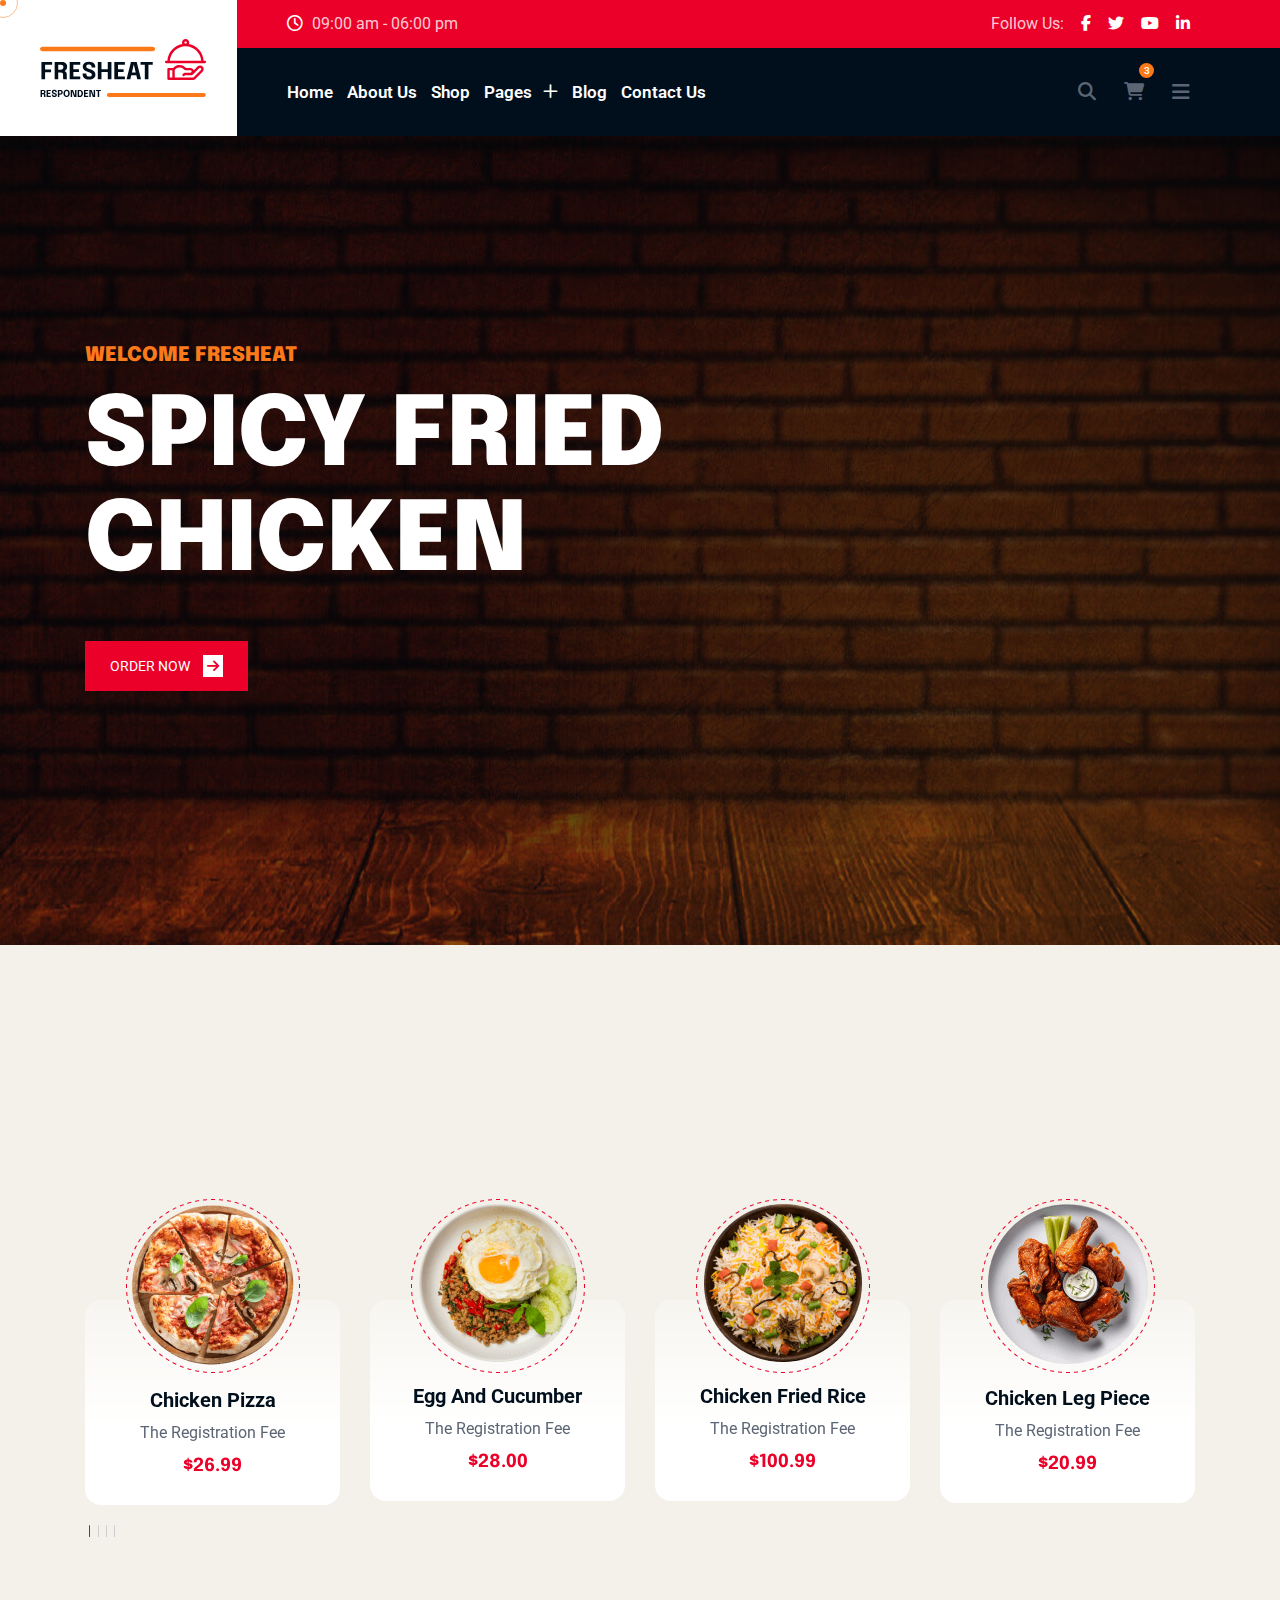
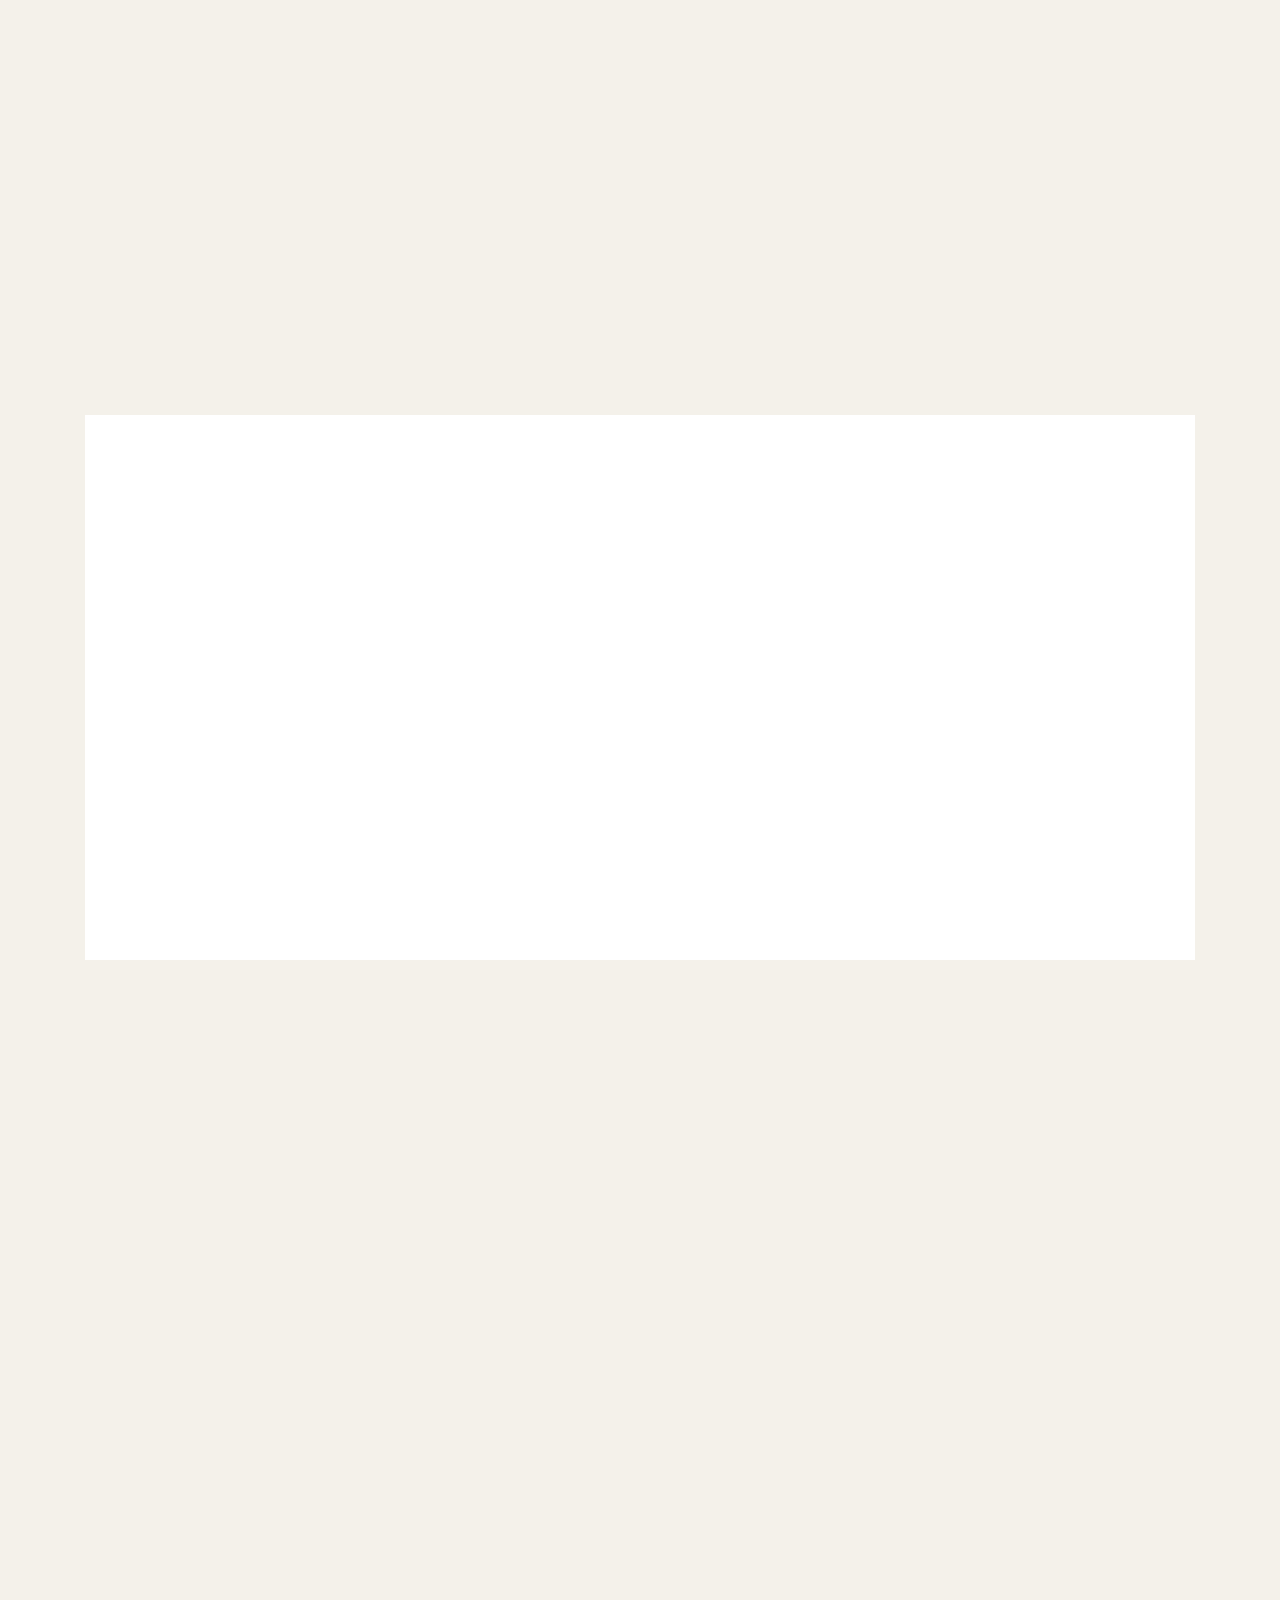
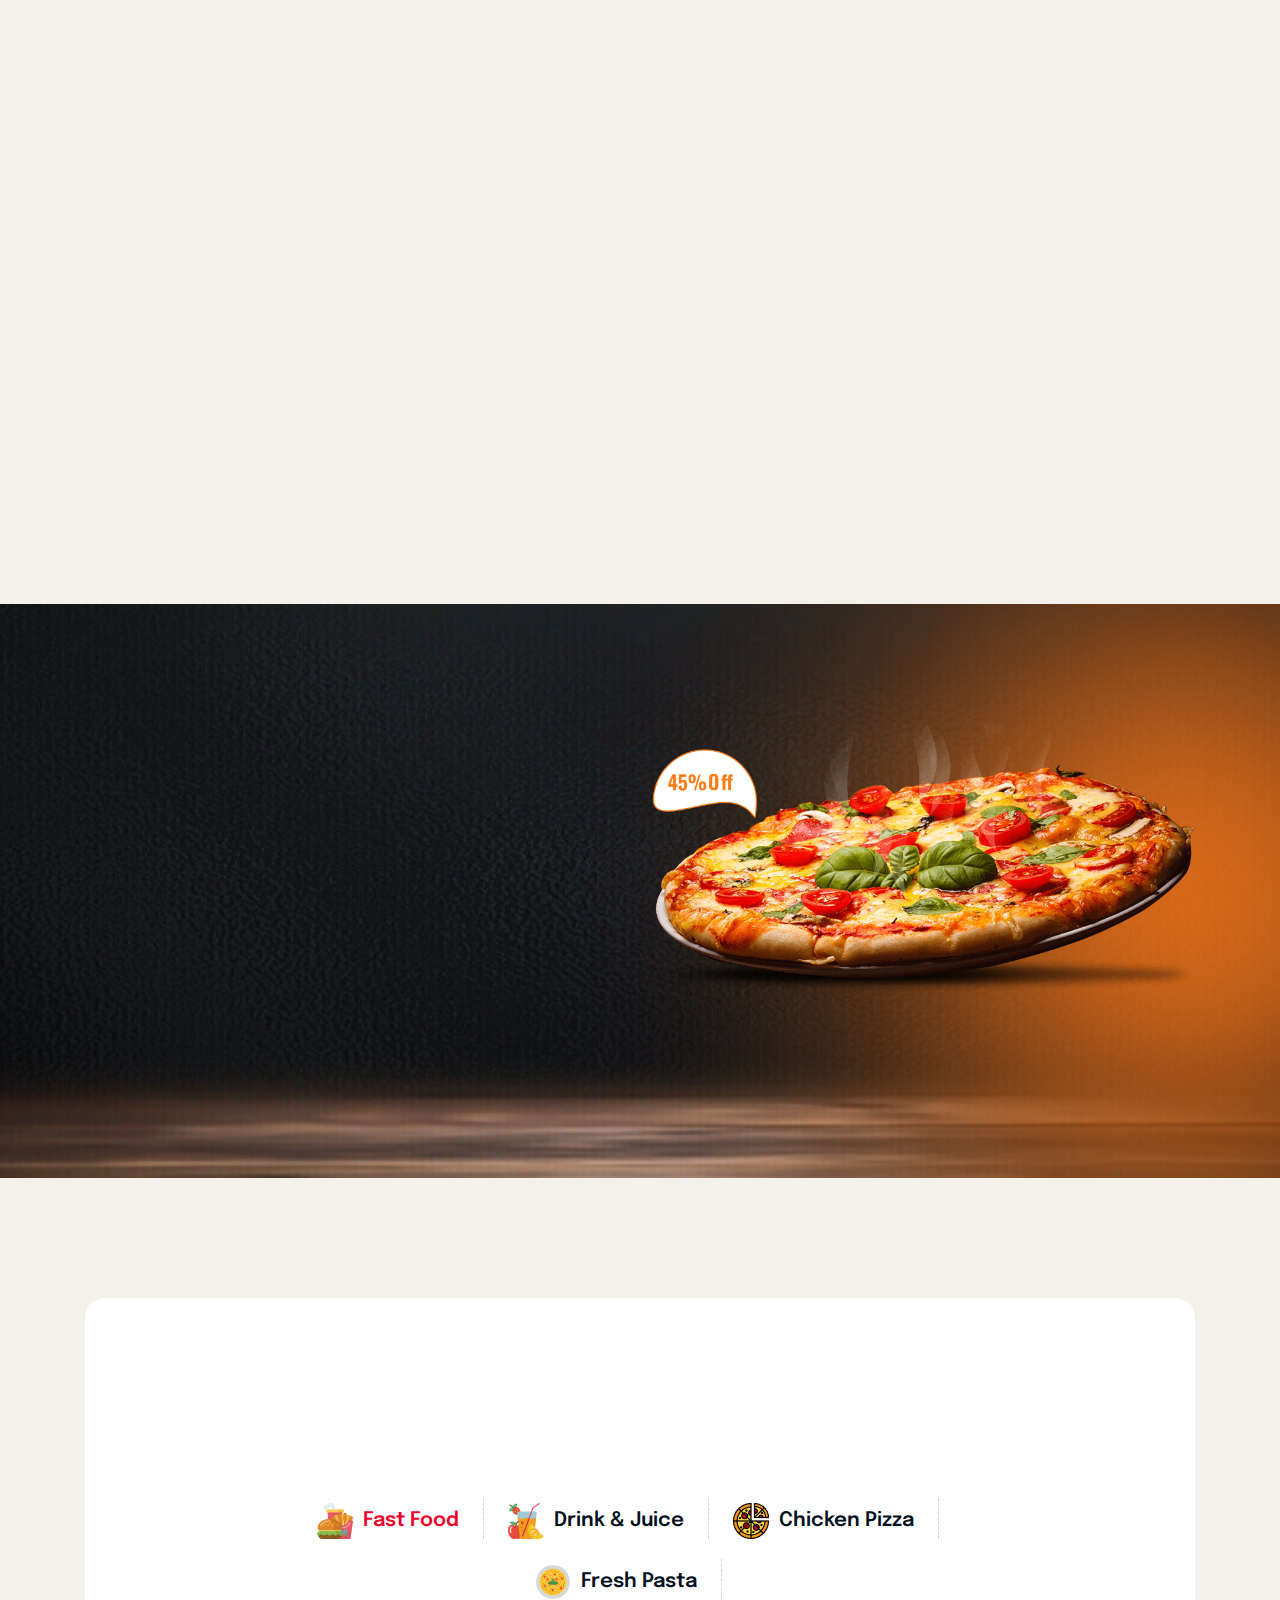
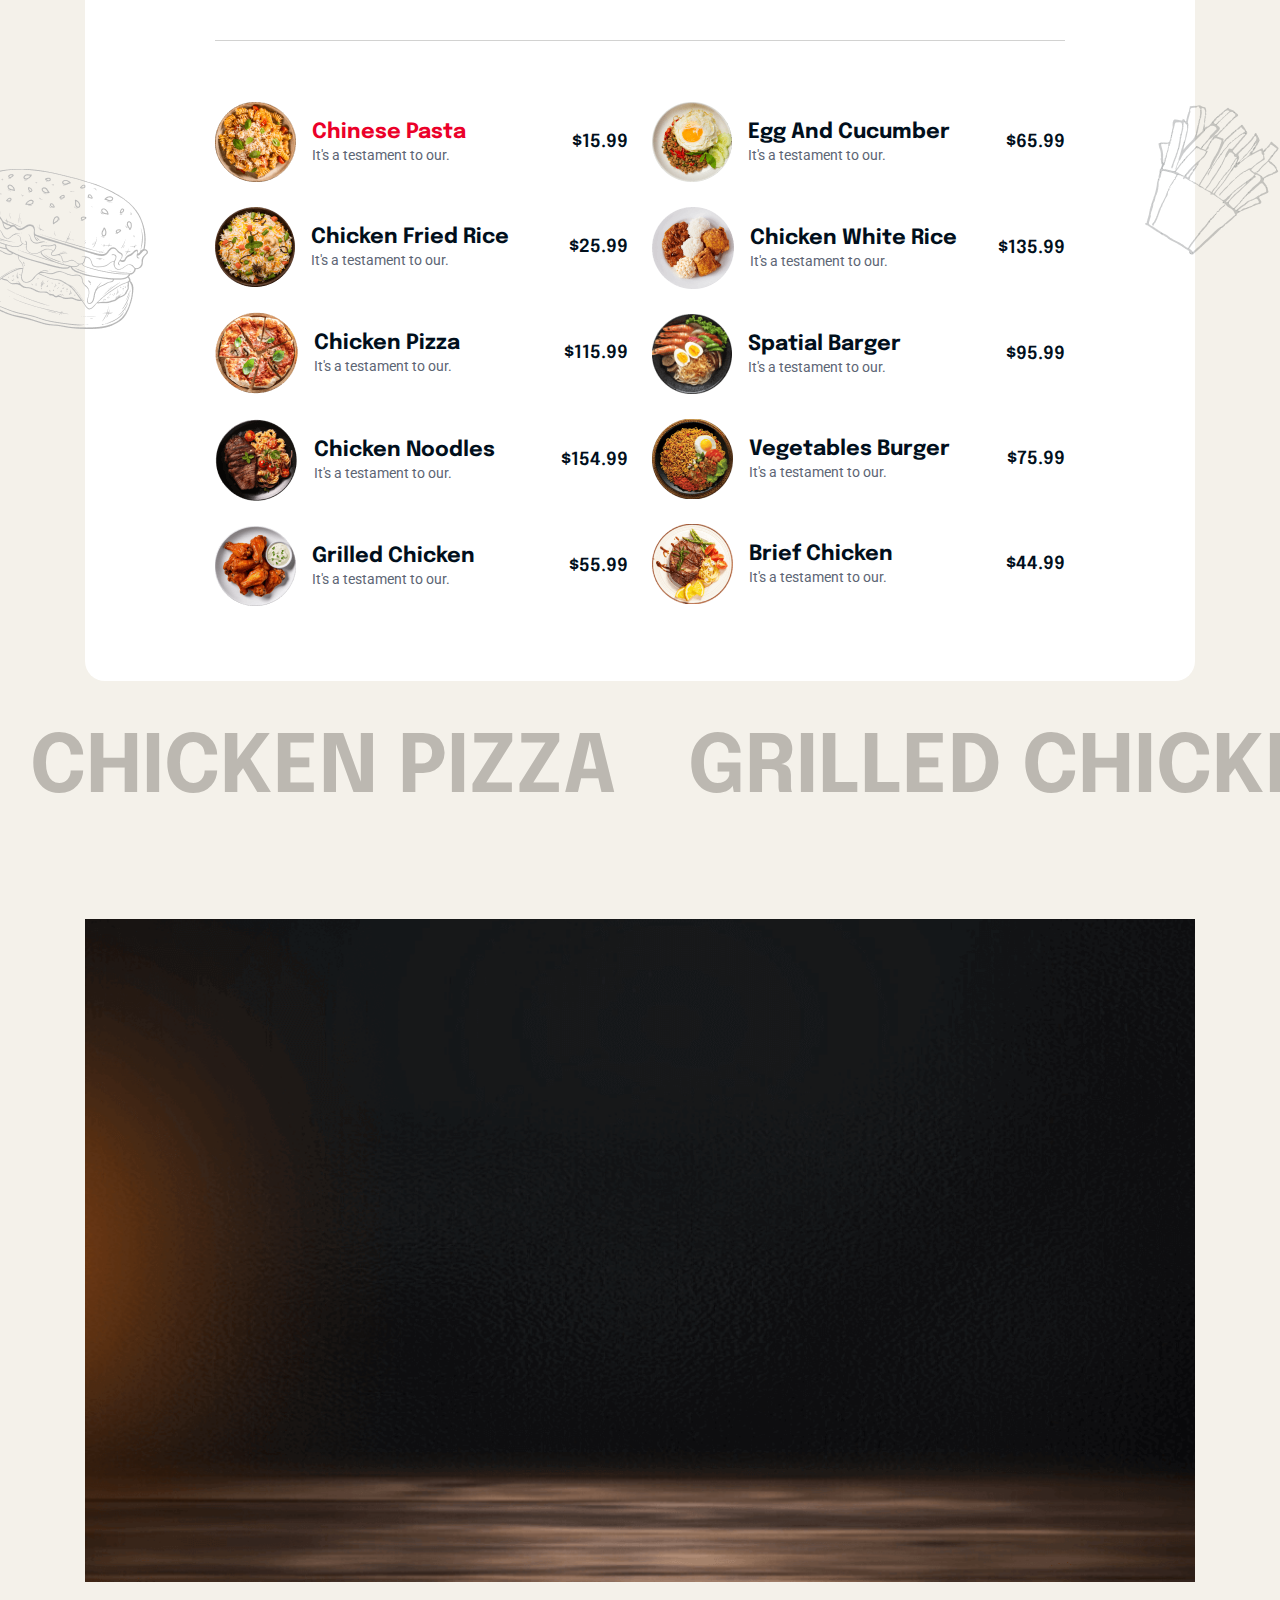
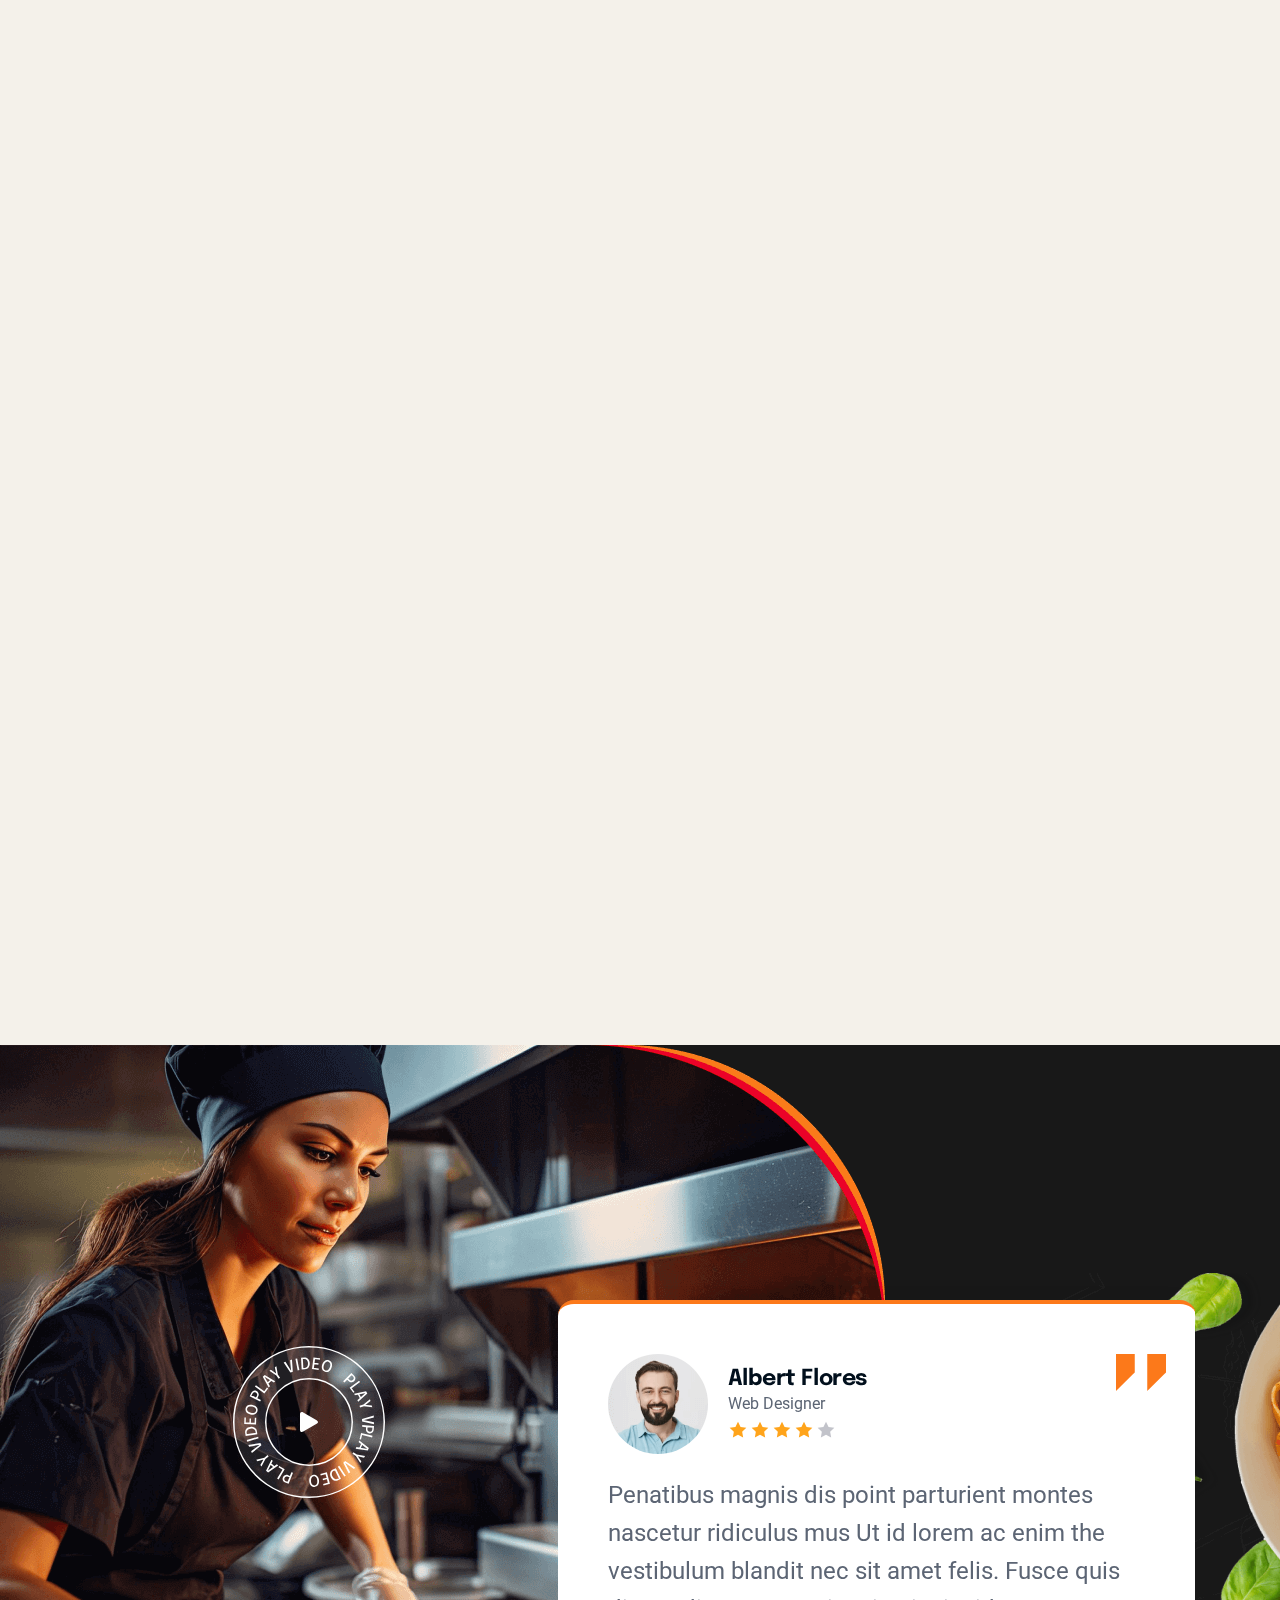
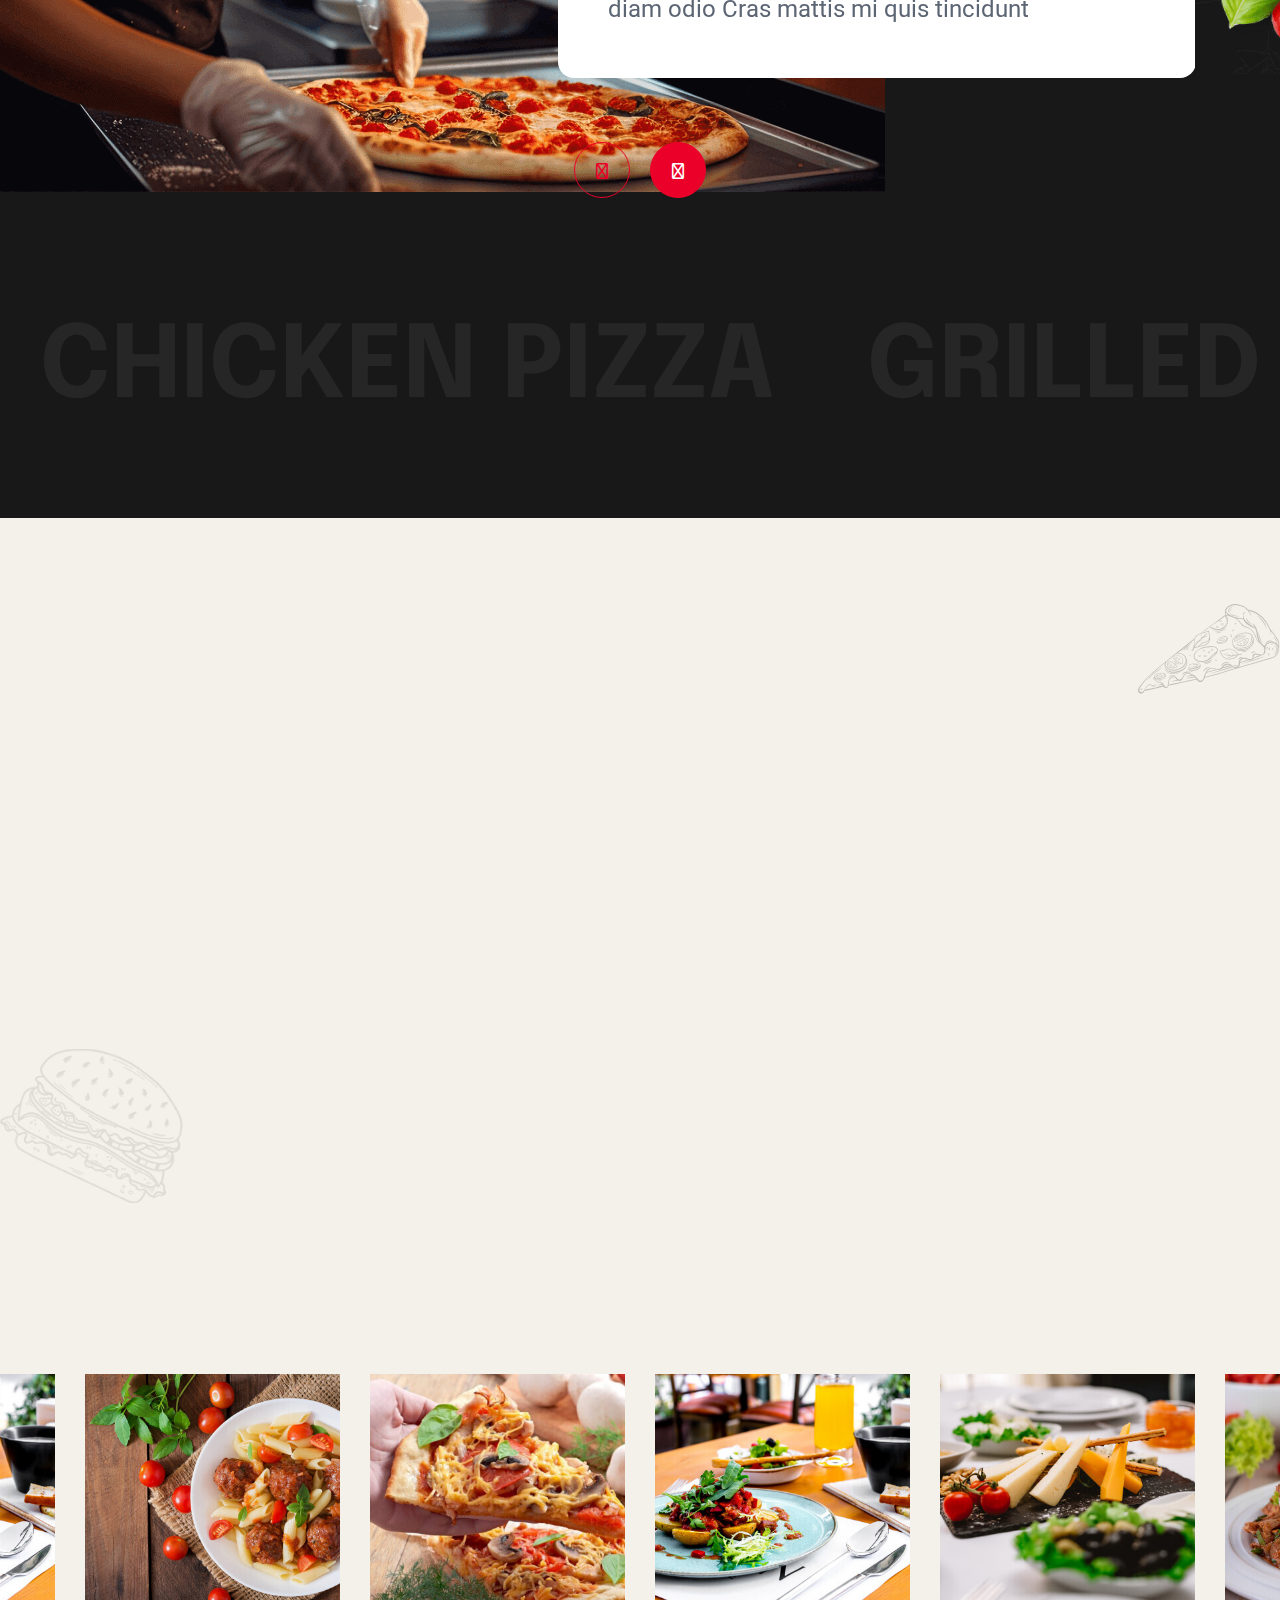
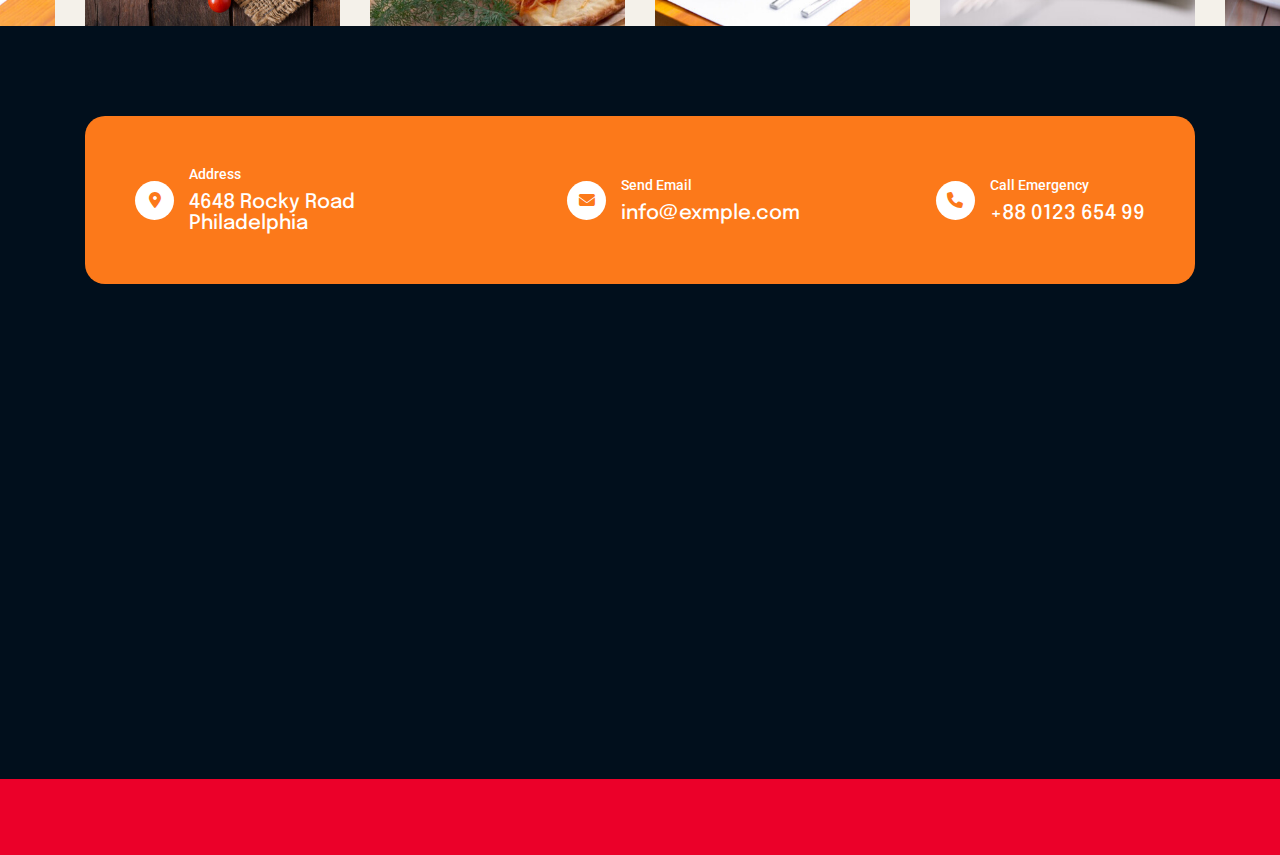
<file: index.html>
<!DOCTYPE html>
<html lang="zxx">
<!--<< Header Area >>-->

<head>
    <!-- ========== Meta Tags ========== -->
    <meta charset="UTF-8">
    <meta http-equiv="X-UA-Compatible" content="IE=edge">
    <meta name="viewport" content="width=device-width, initial-scale=1">
    <meta name="author" content="gramentheme">
    <meta name="description" content="Fresheat food & Restaurant Html Template">

    <!--cdns link-->
   <link rel="stylesheet" href="https://cdnjs.cloudflare.com/ajax/libs/font-awesome/6.7.2/css/all.min.css" integrity="sha512-Evv84Mr4kqVGRNSgIGL/F/aIDqQb7xQ2vcrdIwxfjThSH8CSR7PBEakCr51Ck+w+/U6swU2Im1vVX0SVk9ABhg==" crossorigin="anonymous" referrerpolicy="no-referrer" />
   


    <!-- ======== Page title ============ -->
    <title>Fresheat food & Restaurant Html Template</title> 
    <!--<< Favcion >>-->
    <link rel="shortcut icon" href="assets/img/favicon.png">
    <!--<< Bootstrap min.css >>-->
    <link rel="stylesheet" href="assets/css/bootstrap.min.css">
    <!--<< All Min Css >>-->
    <!-- <link rel="stylesheet" href="assets/css/all.min.css"> -->
    <!--<< Animate.css >>-->
    <link rel="stylesheet" href="assets/css/animate.css">
    <!--<< Magnific Popup.css >>-->
    <link rel="stylesheet" href="assets/css/magnific-popup.css">
    <!--<< MeanMenu.css >>-->
    <link rel="stylesheet" href="assets/css/meanmenu.css">
    <!--<< Swiper Bundle.css >>-->
    <link rel="stylesheet" href="assets/css/swiper-bundle.min.css">
    <!--<< Nice Select.css >>-->
    <link rel="stylesheet" href="assets/css/nice-select.css">
    <!--<< Main.css >>-->
    <link rel="stylesheet" href="assets/css/main.css">
</head>

<body class="bg-color2">

    <!-- Preloader Start -->
    <div id="preloader" class="preloader">
        <div class="animation-preloader">
            <div class="spinner">
            </div>
            <div class="txt-loading">
                <span data-text-preloader="F" class="letters-loading">
                    F
                </span>
                <span data-text-preloader="R" class="letters-loading">
                    R
                </span>
                <span data-text-preloader="E" class="letters-loading">
                    E
                </span>
                <span data-text-preloader="S" class="letters-loading">
                    S
                </span>
                <span data-text-preloader="H" class="letters-loading">
                    H
                </span>
                <span data-text-preloader="E" class="letters-loading">
                    E
                </span>
                <span data-text-preloader="A" class="letters-loading">
                    A
                </span>
                <span data-text-preloader="T" class="letters-loading">
                    T
                </span>
            </div>
            <p class="text-center">Loading</p>
        </div>
        <div class="loader">
            <div class="row">
                <div class="col-3 loader-section section-left">
                    <div class="bg"></div>
                </div>
                <div class="col-3 loader-section section-left">
                    <div class="bg"></div>
                </div>
                <div class="col-3 loader-section section-right">
                    <div class="bg"></div>
                </div>
                <div class="col-3 loader-section section-right">
                    <div class="bg"></div>
                </div>
            </div>
        </div>
    </div>

    <!--<< Mouse Cursor Start >>-->
    <div class="mouse-cursor cursor-outer"></div>
    <div class="mouse-cursor cursor-inner"></div>

    <!-- Back To Top Start -->
    <button id="back-top" class="back-to-top">
        <i class="fa-solid fa-arrow-up"></i>
    </button>

    <!-- Offcanvas Area Start -->
    <div class="fix-area">
        <div class="offcanvas__info">
            <div class="offcanvas__wrapper">
                <div class="offcanvas__content">
                    <div class="offcanvas__top mb-5 d-flex justify-content-between align-items-center">
                        <div class="offcanvas__logo">
                            <a href="index.html">
                                <img src="assets/img/logo/logo.svg" alt="logo-img">
                            </a>
                        </div>
                        <div class="offcanvas__close">
                            <button>
                                <i class="fas fa-times"></i>
                            </button>
                        </div>
                    </div>
                    <p class="text d-none d-lg-block">
                        This involves interactions between a business and its customers. It's about meeting customers'
                        needs and resolving their problems. Effective customer service is crucial.
                    </p>
                    <div class="offcanvas-gallery-area d-none d-xl-block">
                        <div class="offcanvas-gallery-items">
                            <a href="assets/img/header/01.jpg" class="offcanvas-image img-popup">
                                <img src="assets/img/header/01.jpg" alt="gallery-img">
                            </a>
                            <a href="assets/img/header/02.jpg" class="offcanvas-image img-popup">
                                <img src="assets/img/header/02.jpg" alt="gallery-img">
                            </a>
                            <a href="assets/img/header/03.jpg" class="offcanvas-image img-popup">
                                <img src="assets/img/header/03.jpg" alt="gallery-img">
                            </a>
                        </div>
                        <div class="offcanvas-gallery-items">
                            <a href="assets/img/header/04.jpg" class="offcanvas-image img-popup">
                                <img src="assets/img/header/04.jpg" alt="gallery-img">
                            </a>
                            <a href="assets/img/header/05.jpg" class="offcanvas-image img-popup">
                                <img src="assets/img/header/05.jpg" alt="gallery-img">
                            </a>
                            <a href="assets/img/header/06.jpg" class="offcanvas-image img-popup">
                                <img src="assets/img/header/06.jpg" alt="gallery-img">
                            </a>
                        </div>
                    </div>
                    <div class="mobile-menu fix mb-3"></div>
                    <div class="offcanvas__contact">
                        <h4>Contact Info</h4>
                        <ul>
                            <li class="d-flex align-items-center">
                                <div class="offcanvas__contact-icon">
                                    <i class="fa-solid fa-location-dot"></i>
                                </div>
                                <div class="offcanvas__contact-text">
                                    <a target="_blank" href="#">Main Street, Melbourne, Australia</a>
                                </div>
                            </li>
                            <li class="d-flex align-items-center">
                                <div class="offcanvas__contact-icon mr-15">
                                    <i class="fa-regular fa-envelope"></i>
                                </div>
                                <div class="offcanvas__contact-text">
                                    <a href="tel:+013-003-003-9993"><span
                                            class="mailto:info@enofik.com">info@fresheat.com</span></a>
                                </div>
                            </li>
                            <li class="d-flex align-items-center">
                                <div class="offcanvas__contact-icon mr-15">
                                    <i class="fa-regular fa-clock"></i>
                                </div>
                                <div class="offcanvas__contact-text">
                                    <a target="_blank" href="#">Mod-friday, 09am -05pm</a>
                                </div>
                            </li>
                            <li class="d-flex align-items-center">
                                <div class="offcanvas__contact-icon mr-15">
                                    <i class="fa-solid fa-phone"></i>
                                </div>
                                <div class="offcanvas__contact-text">
                                    <a href="tel:+11002345909">+11002345909</a>
                                </div>
                            </li>
                        </ul>
                        <div class="header-button mt-4">
                            <a href="shop.html" class="theme-btn">
                                <span class="button-content-wrapper d-flex align-items-center justify-content-center">
                                    <span class="button-icon"><i
                                            class="fa-sharp fa-solid fa-cart-shopping bg-transparent text-white me-2"></i></span>
                                    <span class="button-text">ORDER NOW</span>
                                </span>
                            </a>
                        </div>
                        <div class="social-icon d-flex align-items-center">
                            <a href="#"><i class="fab fa-facebook-f"></i></a>
                            <a href="#"><i class="fab fa-twitter"></i></a>
                            <a href="#"><i class="fab fa-youtube"></i></a>
                            <a href="#"><i class="fab fa-linkedin-in"></i></a>
                        </div>
                    </div>
                </div>
            </div>
        </div>
    </div>
    <div class="offcanvas__overlay"></div>

    <!-- Header Section Start -->
    <header class="header-section">
        <div class="black-bg"></div>
        <div class="red-bg"></div>
        <div class="container-fluid">
            <div class="main-header-wrapper">
                <div class="logo-image">
                    <a href="index.html">
                        <img src="assets/img/logo/logo.svg" alt="img">
                    </a>
                </div>
                <div class="main-header-items">
                    <div class="header-top-wrapper">
                        <span><i class="fa-regular fa-clock"></i> 09:00 am - 06:00 pm</span>
                        <div class="social-icon d-flex align-items-center">
                            <span>Follow Us:</span>
                            <a href="#"><i class="fab fa-facebook-f"></i></a>
                            <a href="#"><i class="fab fa-twitter"></i></a>
                            <a href="#"><i class="fab fa-youtube"></i></a>
                            <a href="#"><i class="fab fa-linkedin-in"></i></a>
                        </div>
                    </div>
                    <div id="header-sticky" class="header-1">
                        <div class="mega-menu-wrapper">
                            <div class="header-main">
                                <div class="logo">
                                    <a href="index.html" class="header-logo">
                                        <img src="assets/img/logo/logo.svg" alt="logo-img">
                                    </a>
                                </div>
                                <div class="header-left">
                                    <div class="mean__menu-wrapper">
                                        <div class="main-menu">
                                            <nav id="mobile-menu">
                                                <ul>
                                                    <li class="has-dropdown active menu-thumb">
                                                        <a href="index.html">
                                                            Home
                                                            
                                                        </a>
                                                       
                                                    </li>
                                                    
                                                    <li class="has-dropdown">
                                                        <a href="about.html">
                                                            About Us
                                                           
                                                        </a>
                                                        
                                                    </li>
                                                    <li>
                                                        <a href="shop.html">
                                                            Shop
                                                            
                                                        </a>
                                                        
                                                    </li>
                                                    <li class="has-dropdown">
                                                        <a href="#">
                                                            Pages
                                                            <i class="fa-regular fa-plus"></i>
                                                        </a>
                                                        <ul class="submenu">
                                                            <li class="has-dropdown">
                                                                <a href="chef-details2.html">
                                                                    Chef                                                                    
                                                                </a>                                                                
                                                            </li>
                                                            <li class="has-dropdown">
                                                                <a href="menu2.html">
                                                                    Food Menu
                                                                </a>
                                                            </li>
                                                            <li><a href="gallery.html">Gallery</a></li>
                                                            <li class="has-dropdown">
                                                                <a href="service-details.html">
                                                                    Services
                                                                </a>                                                              
                                                            </li>
                                                            <li><a href="reservation.html">Reservation</a></li>
                                                            <li><a href="faq.html">Faq's</a></li>
                                                            <li><a href="account.html">My Account</a></li>
                                                        </ul>
                                                    </li>
                                                    <li>
                                                        <a href="blog-left-sidebar.html">
                                                            Blog
                                                        </a>                                                       
                                                    </li>
                                                    <li>
                                                        <a href="contact.html">
                                                            Contact Us                                                           
                                                        </a>                                                      
                                                    </li>
                                                </ul>
                                            </nav>
                                        </div>
                                    </div>
                                </div>
                                <div class="header-right d-flex justify-content-end align-items-center">
                                    <a href="#0" class="search-trigger search-icon"><i class="fa-solid fa-magnifying-glass"></i></a>
                                    <div class="header__cart">
                                        <a href="#"> <i class="fa-sharp fa-solid fa-cart-shopping"></i> </a>
                                        <div class="header__right__dropdown__wrapper">
                                            <div class="header__right__dropdown__inner">
                                                <div class="single__header__right__dropdown">

                                                    <div class="header__right__dropdown__img">
                                                        <a href="#">
                                                            <img loading="lazy"
                                                                src="assets/img/blog/blogRecentThumb3_1.png"
                                                                alt="photo">
                                                        </a>
                                                    </div>
                                                    <div class="header__right__dropdown__content">

                                                        <a href="shop.html">Fried Chicken</a>
                                                        <p>1 x <span class="price">$ 80.00</span></p>

                                                    </div>
                                                    <div class="header__right__dropdown__close">
                                                        <a href="#"><i class="icofont-close-line"></i></a>
                                                    </div>
                                                </div>

                                                <div class="single__header__right__dropdown">

                                                    <div class="header__right__dropdown__img">
                                                        <a href="#">
                                                            <img loading="lazy"
                                                                src="assets/img/blog/blogRecentThumb3_2.png"
                                                                alt="photo">
                                                        </a>
                                                    </div>
                                                    <div class="header__right__dropdown__content">

                                                        <a href="shop.html">Fried Noodles</a>
                                                        <p>1 x <span class="price">$ 60.00</span></p>

                                                    </div>
                                                    <div class="header__right__dropdown__close">
                                                        <a href="#"><i class="icofont-close-line"></i></a>
                                                    </div>
                                                </div>

                                                <div class="single__header__right__dropdown">

                                                    <div class="header__right__dropdown__img">
                                                        <a href="#">
                                                            <img loading="lazy"
                                                                src="assets/img/blog/blogRecentThumb3_3.png"
                                                                alt="photo">
                                                        </a>
                                                    </div>
                                                    <div class="header__right__dropdown__content">

                                                        <a href="shop.html">Special Pasta</a>
                                                        <p>1 x <span class="price">$ 70.00</span></p>

                                                    </div>
                                                    <div class="header__right__dropdown__close">
                                                        <a href="#"><i class="icofont-close-line"></i></a>
                                                    </div>
                                                </div>
                                            </div>

                                            <p class="dropdown__price">Total: <span>$1,100.00</span>
                                            </p>
                                            <div class="header__right__dropdown__button">
                                                <a href="cart.html" class="theme-btn mb-2">View Cart</a>
                                                <a href="checkout.html" class="theme-btn style3">Checkout</a>
                                            </div>
                                        </div>
                                    </div>

                                    <a class="theme-btn" href="menu.html">ORDER NOW <i
                                            class="fa-sharp fa-solid fa-arrow-right"></i></a>
                                    <div class="header__hamburger d-xl-block my-auto">
                                        <div class="sidebar__toggle">
                                            <i class="fas fa-bars"></i>
                                        </div>
                                    </div>
                                </div>
                            </div>
                        </div>
                    </div>
                </div>
            </div>
        </div>
    </header>

    <!-- Search Area Start -->
    <div class="search-wrap">
        <div class="search-inner">
            <i class="fas fa-times search-close" id="search-close"></i>
            <div class="search-cell">
                <form method="get">
                    <div class="search-field-holder">
                        <input type="search" class="main-search-input" placeholder="Search...">
                    </div>
                </form>
            </div>
        </div>
    </div>


    <!-- Banner Section   S T A R T -->
    <section class="banner-section fix">
        <div class="slider-area">
            <div class="swiper banner-slider">
                <div class="swiper-wrapper">
                    <div class="swiper-slide">
                        <div class="banner-wrapper style1 bg-img">
                            <div class="shape1_1 d-none d-xxl-block" data-animation="slideInLeft" data-duration="2s"
                                data-delay=".3s"><img src="assets/img/shape/bannerShape1_1.svg" alt="shape"></div>
                            <div class="shape1_2 d-none d-xxl-block" data-animation="slideInLeft" data-duration="2s"
                                data-delay=".3s"><img src="assets/img/shape/bannerShape1_2.svg" alt="shape"></div>
                            <div class="shape1_3 d-none d-xxl-block" data-animation="slideInLeft" data-duration="3s"
                                data-delay="2s"><img src="assets/img/shape/bannerShape1_3.svg" alt="shape"></div>
                            <div class="shape1_4 d-none d-xxl-block" data-animation="slideInLeft" data-duration="2s"
                                data-delay=".3s"><img src="assets/img/shape/bannerShape1_4.svg" alt="shape"></div>
                            <div class="shape1_5 d-none d-xxl-block" data-animation="slideInLeft" data-duration="2s"
                                data-delay=".3s"><img src="assets/img/shape/bannerShape1_5.svg" alt="shape"></div>
                            <div class="shape1_6 d-none d-xxl-block cir36"><img
                                    src="assets/img/shape/bannerShape1_6.svg" alt="shape"></div>
                            <div class="overlay"></div>
                            <div class="banner-container">
                                <div class="container">
                                    <div class="row">
                                        <div class="col-12 col-xxl-6">
                                            <div class="banner-title-area">
                                                <div class="banner-style1">
                                                    <div class="section-title">
                                                        <h6 class="sub-title" data-animation="slideInRight"
                                                            data-duration="2s" data-delay=".3s"> WELCOME FRESHEAT </h6>
                                                        <h1 class="title" data-animation="slideInRight"
                                                            data-duration="2s" data-delay=".5s">
                                                            SPICY FRIED CHICKEN
                                                        </h1>
                                                        <a class="theme-btn" href="contact.html"
                                                            data-animation="slideInRight" data-duration="2s"
                                                            data-delay=".7s">ORDER NOW <i
                                                                class="fa-sharp fa-solid fa-arrow-right"></i></a>
                                                    </div>
                                                </div>
                                            </div>
                                        </div>
                                        <div class="col-12 col-xl-6 d-none d-xxl-block">
                                            <div class="banner-thumb-area" data-tilt data-animation="slideInRight"
                                                data-duration="2s" data-delay=".9s">
                                                <img src="assets/img/banner/bannerThumb1_1.png" alt="shape">
                                            </div>
                                        </div>
                                    </div>
                                </div>
                            </div>
                        </div>
                    </div>
                    <div class="swiper-slide">
                        <div class="banner-wrapper style1 bg-img">
                            <div class="shape1_1 d-none d-xxl-block" data-animation="slideInLeft" data-duration="2s"
                                data-delay=".3s"><img src="assets/img/shape/bannerShape1_1.svg" alt="shape"></div>
                            <div class="shape1_2 d-none d-xxl-block" data-animation="slideInLeft" data-duration="2s"
                                data-delay=".3s"><img src="assets/img/shape/bannerShape1_2.svg" alt="shape"></div>
                            <div class="shape1_3 d-none d-xxl-block" data-animation="slideInLeft" data-duration="3s"
                                data-delay="2s"><img src="assets/img/shape/bannerShape1_3.svg" alt="shape"></div>
                            <div class="shape1_4 d-none d-xxl-block float-bob-x" data-animation="slideInLeft"
                                data-duration="2s" data-delay=".3s"><img src="assets/img/shape/bannerShape1_4.svg"
                                    alt="shape"></div>
                            <div class="shape1_5 d-none d-xxl-block" data-animation="slideInLeft" data-duration="2s"
                                data-delay=".3s"><img src="assets/img/shape/bannerShape1_5.svg" alt="shape"></div>
                            <div class="shape1_6 d-none d-xxl-block cir36"><img
                                    src="assets/img/shape/bannerShape1_6.svg" alt="shape"></div>
                            <div class="overlay"></div>
                            <div class="banner-container">
                                <div class="container">
                                    <div class="row">
                                        <div class="col-12 col-xxl-6">
                                            <div class="banner-title-area">
                                                <div class="banner-style1">
                                                    <div class="section-title">
                                                        <h6 class="sub-title" data-animation="slideInRight"
                                                            data-duration="2s" data-delay=".3s"> WELCOME FRESHEAT </h6>
                                                        <h1 class="title" data-animation="slideInRight"
                                                            data-duration="2s" data-delay=".5s">
                                                            Chicago Deep Pizza King
                                                        </h1>
                                                        <a class="theme-btn" href="menu.html"
                                                            data-animation="slideInRight" data-duration="2s"
                                                            data-delay=".7s">ORDER NOW <i
                                                                class="fa-sharp fa-solid fa-arrow-right"></i></a>
                                                    </div>
                                                </div>
                                            </div>
                                        </div>
                                        <div class="col-12 col-xl-6 d-none d-xxl-block">
                                            <div class="banner-thumb-area" data-tilt data-animation="slideInRight"
                                                data-duration="2s" data-delay=".9s">
                                                <img src="assets/img/banner/bannerThumb1_2.png" alt="shape">
                                            </div>
                                        </div>
                                    </div>
                                </div>
                            </div>
                        </div>
                    </div>
                    <div class="swiper-slide">
                        <div class="banner-wrapper style1 bg-img">
                            <div class="shape1_1 d-none d-xxl-block" data-animation="slideInLeft" data-duration="2s"
                                data-delay=".3s"><img src="assets/img/shape/bannerShape1_1.svg" alt="shape"></div>
                            <div class="shape1_2 d-none d-xxl-block" data-animation="slideInLeft" data-duration="2s"
                                data-delay=".3s"><img src="assets/img/shape/bannerShape1_2.svg" alt="shape"></div>
                            <div class="shape1_3 d-none d-xxl-block" data-animation="slideInLeft" data-duration="3s"
                                data-delay="2s"><img src="assets/img/shape/bannerShape1_3.svg" alt="shape"></div>
                            <div class="shape1_4 d-none d-xxl-block" data-animation="slideInLeft" data-duration="2s"
                                data-delay=".3s"><img src="assets/img/shape/bannerShape1_4.svg" alt="shape"></div>
                            <div class="shape1_5 d-none d-xxl-block" data-animation="slideInLeft" data-duration="2s"
                                data-delay=".3s"><img src="assets/img/shape/bannerShape1_5.svg" alt="shape"></div>
                            <div class="shape1_6 d-none d-xxl-block cir36"><img
                                    src="assets/img/shape/bannerShape1_6.svg" alt="shape"></div>
                            <div class="overlay"></div>
                            <div class="banner-container">
                                <div class="container">
                                    <div class="row">
                                        <div class="col-12 col-xxl-6">
                                            <div class="banner-title-area">
                                                <div class="banner-style1">
                                                    <div class="section-title">
                                                        <h6 class="sub-title" data-animation="slideInRight"
                                                            data-duration="2s" data-delay=".3s"> WELCOME FRESHEAT </h6>
                                                        <h1 class="title" data-animation="slideInRight"
                                                            data-duration="2s" data-delay=".5s">
                                                            Chicago Deep Burger King
                                                        </h1>
                                                        <a class="theme-btn" href="menu.html"
                                                            data-animation="slideInRight" data-duration="2s"
                                                            data-delay=".7s">ORDER NOW <i
                                                                class="fa-sharp fa-solid fa-arrow-right"></i></a>
                                                    </div>
                                                </div>
                                            </div>
                                        </div>
                                        <div class="col-12 col-xl-6 d-none d-xxl-block">
                                            <div class="banner-thumb-area" data-tilt data-animation="slideInRight"
                                                data-duration="2s" data-delay=".9s">
                                                <img src="assets/img/banner/bannerThumb1_3.png" alt="shape">
                                            </div>
                                        </div>
                                    </div>
                                </div>
                            </div>
                        </div>
                    </div>
                </div>

                <div class="arrow-prev"><img src="assets/img/icon/arrowPrev.svg" alt="Icon"></div>
                <div class="arrow-next"><img src="assets/img/icon/arrowNext.svg" alt="Icon"></div>
                <div class="pagination-class swiper-pagination"></div>
            </div>
        </div>
    </section>


    <!-- Best Food Items Section   S T A R T -->
    <section class="best-food-items-section fix section-padding bg-color2">
        <div class="best-food-wrapper">
            <div class="shape1 float-bob-y d-none d-xxl-block"><img src="assets/img/shape/bestFoodItemsShape1_1.png"
                    alt="shape"></div>
            <div class="shape2 float-bob-x d-none d-xxl-block"><img src="assets/img/shape/bestFoodItemsShape1_2.png"
                    alt="shape"></div>
            <div class="container">
                <div class="title-area">
                    <div class="sub-title text-center wow fadeInUp" data-wow-delay="0.5s">
                        <img class="me-1" src="assets/img/icon/titleIcon.svg" alt="icon">Best Food <img
                            src="assets/img/icon/titleIcon.svg" alt="icon">
                    </div>
                    <h2 class="title wow fadeInUp" data-wow-delay="0.7s">
                        Popular Food Items
                    </h2>
                </div>
                <div class="slider-area mb-n40">
                    <div class="swiper bestFoodItems-slider">
                        <div class="swiper-wrapper">
                            <div class="swiper-slide">
                                <div class="single-food-items">
                                    <div class="item-thumb">
                                        <img src="assets/img/food-items/item1_1.png" alt="thumb">
                                        <div class="circle-shape"><img class="cir36"
                                                src="assets/img/food-items/circleShape.png" alt="shape"></div>
                                    </div>
                                    <div class="item-content">
                                        <a href="menu.html">
                                            <h3>Chicken Pizza</h3>
                                        </a>
                                        <div class="text">The registration fee</div>
                                        <h6>$26.99</h6>
                                    </div>
                                </div>
                            </div>
                            <div class="swiper-slide">
                                <div class="single-food-items">
                                    <div class="item-thumb">
                                        <img src="assets/img/food-items/item1_2.png" alt="thumb">
                                        <div class="circle-shape"><img class="cir36"
                                                src="assets/img/food-items/circleShape.png" alt="shape"></div>
                                    </div>
                                    <div class="item-content">
                                        <a href="menu.html">
                                            <h3>Egg and Cucumber</h3>
                                        </a>
                                        <div class="text">The registration fee</div>
                                        <h6>$28.00</h6>
                                    </div>
                                </div>
                            </div>
                            <div class="swiper-slide">
                                <div class="single-food-items">
                                    <div class="item-thumb">
                                        <img src="assets/img/food-items/item1_3.png" alt="thumb">
                                        <div class="circle-shape"><img class="cir36"
                                                src="assets/img/food-items/circleShape.png" alt="shape"></div>
                                    </div>
                                    <div class="item-content">
                                        <a href="menu.html">
                                            <h3>Chicken Fried Rice</h3>
                                        </a>
                                        <div class="text">The registration fee</div>
                                        <h6>$100.99</h6>
                                    </div>
                                </div>
                            </div>
                            <div class="swiper-slide">
                                <div class="single-food-items">
                                    <div class="item-thumb">
                                        <img src="assets/img/food-items/item1_4.png" alt="thumb">
                                        <div class="circle-shape"><img class="cir36"
                                                src="assets/img/food-items/circleShape.png" alt="shape"></div>
                                    </div>
                                    <div class="item-content">
                                        <a href="menu.html">
                                            <h3>Chicken Leg Piece</h3>
                                        </a>
                                        <div class="text">The registration fee</div>
                                        <h6>$20.99</h6>
                                    </div>
                                </div>
                            </div>
                        </div>
                    </div>

                    <div class="bestFoodItems-pagination"></div>
                </div>
            </div>
        </div>
    </section>

    <!-- Offer Section   S T A R T -->
    <div class="offer-section fix bg-color2">
        <div class="offer-wrapper">
            <div class="container">
                <div class="row gy-4">
                    <div class="col-lg-6 col-xl-4">
                        <div class="offer-card style1 wow fadeInUp" data-wow-delay="0.2s"
                            style="background-image: url(assets/img/bg/offerBG1_1.jpg);">
                            <div class="offer-content">
                                <h6>ON THIS WEEK</h6>
                                <h3>SPICY FRIED CHICKEN</h3>
                                <p>limits Time Offer</p>
                                <a href="menu.html" class="theme-btn style4">
                                    ORDER NOW <i class="fa-sharp fa-solid fa-arrow-right"></i>
                                </a>
                            </div>
                            <div class="offer-thumb">
                                <img class="thumbImg" src="assets/img/offer/offerThumb1_1.png" alt="thumb">
                                <div class="shape float-bob-x"><img src="assets/img/shape/offerShape1_4.png"
                                        alt="shape"></div>
                            </div>
                        </div>
                    </div>
                    <div class="col-lg-6 col-xl-4">
                        <div class="offer-card style1 wow fadeInUp" data-wow-delay="0.5s"
                            style="background-image: url(assets/img/bg/offerBG1_1.jpg);">
                            <div class="offer-content">
                                <h6>WELCOME FRESHEAT</h6>
                                <h3>TODAY SPACIAL FOOD</h3>
                                <p>limits Time Offer</p>
                                <a href="menu.html" class="theme-btn style5">
                                    ORDER NOW <i class="fa-sharp fa-solid fa-arrow-right"></i>
                                </a>
                            </div>
                            <div class="offer-thumb">
                                <img class="thumbImg" src="assets/img/offer/offerThumb1_2.png" alt="thumb">
                                <div class="shape float-bob-x"><img src="assets/img/shape/offerShape1_4.png"
                                        alt="shape"></div>
                            </div>
                        </div>
                    </div>
                    <div class="col-lg-6 col-xl-4">
                        <div class="offer-card style1  wow fadeInUp" data-wow-delay="0.7s"
                            style="background-image: url(assets/img/bg/offerBG1_1.jpg);">
                            <div class="offer-content">
                                <h6>ON THIS WEEK</h6>
                                <h3>SPECIAL CHICKEN ROLL</h3>
                                <p>limits Time Offer</p>
                                <a href="menu.html" class="theme-btn style4">
                                    ORDER NOW <i class="fa-sharp fa-solid fa-arrow-right"></i>
                                </a>
                            </div>
                            <div class="offer-thumb">
                                <img class="thumbImg" src="assets/img/offer/offerThumb1_3.png" alt="thumb">
                                <div class="shape float-bob-x"><img src="assets/img/shape/offerShape1_4.png"
                                        alt="shape"></div>
                            </div>
                        </div>
                    </div>
                </div>
            </div>
        </div>
    </div>

    <!-- About Us Section   S T A R T -->
    <section class="about-us-section fix section-padding pb-0">
        <div class="about-wrapper style1">
            <div class="shape1 d-none d-xxl-block"><img src="assets/img/shape/aboutShape1_1.png" alt="shape"></div>
            <div class="shape2 d-none d-xxl-block"><img src="assets/img/shape/aboutShape1_2.png" alt="shape"></div>
            <div class="shape3 d-none d-xxl-block"><img class="cir36" src="assets/img/shape/aboutShape1_3.png"
                    alt="shape"></div>
            <div class="shape4 d-none d-xxl-block"><img src="assets/img/shape/aboutShape1_4.png" alt="shape"></div>
            <div class="shape5 d-none d-xxl-block"><img src="assets/img/shape/aboutShape1_5.png" alt="shape"></div>
            <div class="shape6 d-none d-xxl-block"><img class="cir36" src="assets/img/shape/aboutShape1_6.png"
                    alt="shape"></div>
            <div class="container">
                <div class="about-us section-padding">
                    <div class="row">
                        <div class="col-12">
                            <div class="title-area">
                                <div class="sub-title text-center wow fadeInUp" data-wow-delay="0.5s">
                                    <img class="me-1" src="assets/img/icon/titleIcon.svg" alt="icon">About US<img
                                        class="ms-1" src="assets/img/icon/titleIcon.svg" alt="icon">
                                </div>
                                <h2 class="title wow fadeInUp" data-wow-delay="0.7s">
                                    Variety of flavours from american cuisine
                                </h2>
                                <div class="text wow fadeInUp" data-wow-delay="0.8s">It is a long established fact that
                                    a reader will be distracted the readable content of a page when looking at layout
                                    the point established fact that</div>
                                <div class="btn-wrapper wow fadeInUp" data-wow-delay="0.9s">
                                    <a class="theme-btn" href="menu.html">ORDER NOW <i
                                            class="fa-sharp fa-solid fa-arrow-right"></i></a>
                                </div>
                            </div>
                        </div>
                    </div>
                </div>
            </div>
        </div>
    </section>

    <!-- Popular Dishes Section   S T A R T -->
    <section class="popular-dishes-section fix section-padding">
        <div class="popular-dishes-wrapper style1">
            <div class="shape1 d-none d-xxl-block"><img src="assets/img/shape/popularDishesShape1_1.png" alt="shape">
            </div>
            <div class="shape2 float-bob-y d-none d-xxl-block"><img src="assets/img/shape/popularDishesShape1_2.png"
                    alt="shape"></div>
            <div class="container">
                <div class="title-area">
                    <div class="sub-title text-center wow fadeInUp" data-wow-delay="0.5s">
                        <img class="me-1" src="assets/img/icon/titleIcon.svg" alt="icon">POPULAR DISHES<img class="ms-1"
                            src="assets/img/icon/titleIcon.svg" alt="icon">
                    </div>
                    <h2 class="title wow fadeInUp" data-wow-delay="0.7s">
                        Best selling Dishes
                    </h2>
                </div>
                <div class="dishes-card-wrap style1">
                    <div class="dishes-card style1 wow fadeInUp" data-wow-delay="0.2s">
                        <div class="dishes-thumb">
                            <img src="assets/img/dishes/dishes1_1.png" alt="thmb">
                        </div>
                        <a href="menu.html">
                            <h3>Chicken Fried Rice</h3>
                        </a>
                        <p>The registration fee</p>
                        <h6>$100.99</h6>
                        <div class="social-profile">
                            <span class="plus-btn"> <a href="#"> <i class="fa-regular fa-heart"></i></a></span>
                            <ul>
                                <li><a href="cart.html"><i class="fa-solid fa-basket-shopping"></i></a></li>
                                <li><a href="#" data-bs-toggle="modal" data-bs-target="#exampleModal"><i
                                            class="fa-regular fa-eye"></i></a></li>
                            </ul>
                        </div>
                    </div>
                    <div class="dishes-card style1 wow fadeInUp" data-wow-delay="0.4s">
                        <div class="social-profile">
                            <span class="plus-btn"> <a href="#"> <i class="fa-regular fa-heart"></i></a></span>
                            <ul>
                                <li><a href="cart.html"><i class="fa-solid fa-basket-shopping"></i></a></li>
                                <li><a href="#" data-bs-toggle="modal" data-bs-target="#exampleModal"><i
                                            class="fa-regular fa-eye"></i></a></li>
                            </ul>
                        </div>
                        <div class="dishes-thumb">
                            <img src="assets/img/dishes/dishes1_2.png" alt="thmb">
                        </div>
                        <a href="menu.html">
                            <h3>Chinese Pasta</h3>
                        </a>
                        <p>The registration fee</p>
                        <h6>$15.99</h6>
                    </div>
                    <div class="dishes-card style1 wow fadeInUp" data-wow-delay="0.6s">
                        <div class="social-profile">
                            <span class="plus-btn"> <a href="#"> <i class="fa-regular fa-heart"></i></a></span>
                            <ul>
                                <li><a href="cart.html"><i class="fa-solid fa-basket-shopping"></i></a></li>
                                <li><a href="#" data-bs-toggle="modal" data-bs-target="#exampleModal"><i
                                            class="fa-regular fa-eye"></i></a></li>
                            </ul>
                        </div>
                        <div class="dishes-thumb">
                            <img src="assets/img/dishes/dishes1_3.png" alt="thmb">
                        </div>
                        <a href="menu.html">
                            <h3>Chicken Pizza</h3>
                        </a>
                        <p>The registration fee</p>
                        <h6>$26.99</h6>
                    </div>
                    <div class="dishes-card style1 wow fadeInUp" data-wow-delay="0.8s">
                        <div class="social-profile">
                            <span class="plus-btn"> <a href="#"> <i class="fa-regular fa-heart"></i></a></span>
                            <ul>
                                <li><a href="cart.html"><i class="fa-solid fa-basket-shopping"></i></a></li>
                                <li><a href="#" data-bs-toggle="modal" data-bs-target="#exampleModal"><i
                                            class="fa-regular fa-eye"></i></a></li>
                            </ul>
                        </div>
                        <div class="dishes-thumb">
                            <img src="assets/img/dishes/dishes1_4.png" alt="thmb">
                        </div>
                        <a href="menu.html">
                            <h3>Chicken Noodles</h3>
                        </a>
                        <p>The registration fee</p>
                        <h6>$39.00</h6>
                    </div>
                    <div class="dishes-card style1 wow fadeInUp" data-wow-delay="0.9s">
                        <div class="social-profile">
                            <span class="plus-btn"> <a href="wishlist.html"> <i
                                        class="fa-regular fa-heart"></i></a></span>
                            <ul>
                                <li><a href="cart.html"><i class="fa-solid fa-basket-shopping"></i></a></li>
                                <li><a href="#" data-bs-toggle="modal" data-bs-target="#exampleModal"><i
                                            class="fa-regular fa-eye"></i></a></li>
                            </ul>
                        </div>
                        <div class="dishes-thumb">
                            <img src="assets/img/dishes/dishes1_5.png" alt="thmb">
                        </div>
                        <a href="menu.html">
                            <h3>Grilled Chicken</h3>
                        </a>
                        <p>The registration fee</p>
                        <h6>$20.99</h6>
                    </div>
                </div>
                <div class="btn-wrapper  wow fadeInUp" data-wow-delay="0.9s">
                    <a class="theme-btn" href="menu2.html">VIEW ALL ITEM <i
                            class="fa-sharp fa-solid fa-arrow-right"></i></a>
                </div>
            </div>
        </div>


        <!-- Modal -->
        <div class="modal fade" id="exampleModal" tabindex="-1" aria-hidden="true">
            <div class="modal-dialog  modal-dialog-centered">
                <div class="modal-content pb-3 pe-3">
                    <div class="modal-header border-0">
                        <button type="button" class="btn-close" data-bs-dismiss="modal" aria-label="Close"></button>
                    </div>
                    <div class="modal-body">
                        <div class="container">
                            <div class="row gy-5">
                                <div class="col-xxl-6">
                                    <div class="modal-thumb">
                                        <div class="product-big-img bg-color2">
                                            <div class="dishes-thumb">
                                                <img class="img-fluid" src="assets/img/dishes/dishes3_1.png"
                                                    alt="thumb">
                                                <div class="circle-shape"><img class="cir36"
                                                        src="assets/img/food-items/circleShape2.png" alt="shape"></div>
                                            </div>
                                        </div>
                                    </div>
                                </div>
                                <div class="col-xxl-6">
                                    <div class="modal-details">
                                        <div class="product-about">
                                            <div class="title-wrapper">
                                                <h2 class="product-title">Chicken Pizza</h2>
                                                <div class="price">$69</div>
                                            </div>

                                            <div class="product-rating">
                                                <div class="star-rating" role="img" aria-label="Rated 5.00 out of 5">
                                                    <span style="width:100%">Rated <strong class="rating">5.00</strong>
                                                        out of 5 based on <span class="rating">1</span> customer
                                                        rating</span>
                                                </div>
                                                <a href="shop-details.html" class="woocommerce-review-link">(<span
                                                        class="count">2</span> customer reviews)</a>
                                            </div>
                                            <p class="text">Aliquam hendrerit a augue insuscipit. Etiam aliquam massa
                                                quis des mauris commodo venenatis ligula commodo leez sed blandit
                                                convallis dignissim onec vel pellentesque neque.</p>

                                            <div class="actions">
                                                <div class="quantity">
                                                    <p>Quantity</p>

                                                    <div class="qty-wrapper">
                                                        <button class="quantity-plus qty-btn"><i
                                                                class="fa-solid fa-plus"></i></button>
                                                        <input type="number" class="qty-input" step="1" min="1"
                                                            max="100" name="quantity" value="1" title="Qty">
                                                        <button class="quantity-minus qty-btn"><i
                                                                class="fa-solid fa-minus"></i></button>
                                                    </div>
                                                </div>
                                                <a href="cart.html" class="theme-btn">Add to Cart<i
                                                        class="fa-solid fa-cart-shopping  bg-transparent text-white"></i></a>
                                                <a href="wishlist.html" class="theme-btn style5 border-0">ADD TO
                                                    wishlist<i class="fa-sharp fa-solid fa-heart"></i></a>
                                            </div>
                                            <div class="share">
                                                <h6>share with friends</h6>
                                                <ul class="social-media">
                                                    <li> <a href="https://www.facebook.com"> <i
                                                                class="fa-brands fa-facebook-f"></i> </a> </li>
                                                    <li> <a href="https://www.youtube.com"> <i
                                                                class="fa-brands fa-youtube"></i> </a> </li>
                                                    <li> <a href="https://www.x.com"> <i
                                                                class="fa-brands fa-twitter"></i> </a> </li>
                                                    <li> <a href="https://www.instagram.com"> <i
                                                                class="fa-brands fa-instagram"></i> </a> </li>
                                                </ul>
                                            </div>
                                        </div>
                                    </div>
                                </div>
                            </div>
                        </div>
                    </div>
                </div>
            </div>
        </div>

    </section>

    <!-- Cta section  S T A R T -->
    <section class="cta-section fix">
        <div class="cta-wrapper style1  section-padding">
            <div class="shape1 float-bob-x d-none d-xxl-block"><img src="assets/img/shape/ctaShape1_1.png" alt="shape">
            </div>
            <div class="shape2 float-bob-y d-none d-xxl-block"><img src="assets/img/shape/ctaShape1_2.png" alt="shape">
            </div>
            <div class="shape3 float-bob-y d-none d-xxl-block"><img src="assets/img/shape/ctaShape1_3.png" alt="shape">
            </div>
            <div class="container">
                <div class="cta-wrap style1">
                    <div class="row">
                        <div class="col-xl-6 order-2 order-xl-1">
                            <div class="cta-content">
                                <h6 class="wow fadeInUp" data-wow-delay="0.5s">WELCOME FRESHEAT</h6>
                                <h3 class="wow fadeInUp" data-wow-delay="0.7s">TODAY SPACIAL FOOD</h3>
                                <p class="wow fadeInUp" data-wow-delay="0.8s">limits Time Offer</p>
                                <a class="theme-btn wow fadeInUp" data-wow-delay="0.9s" href="menu.html">ORDER NOW <i
                                        class="fa-sharp fa-solid fa-arrow-right"></i></a>
                            </div>
                        </div>
                        <div class="col-xl-6 order-1 order-xl-2">
                            <div class="cta-thumb">
                                <img class="img-fluid float-bob-x" src="assets/img/cta/ctaThumb1_1.png" alt="thumb">
                            </div>
                        </div>
                    </div>

                </div>
            </div>
        </div>
    </section>

    <!-- Food Menu section  S T A R T -->
    <section class="food-menu-section fix section-padding">
        <div class="burger-shape">
            <img src="assets/img/shape/burger-shape.png" alt="img">
        </div>
        <div class="fry-shape">
            <img src="assets/img/shape/fry-shape.png" alt="img">
        </div>
        <div class="food-menu-wrapper style1">
            <div class="container">
                <div class="food-menu-tab-wrapper style-bg">
                    <div class="title-area">
                        <div class="sub-title text-center wow fadeInUp" data-wow-delay="0.5s">
                            <img class="me-1" src="assets/img/icon/titleIcon.svg" alt="icon">FOOD MENU<img class="ms-1"
                                src="assets/img/icon/titleIcon.svg" alt="icon">
                        </div>
                        <h2 class="title wow fadeInUp" data-wow-delay="0.7s">
                            Fresheat Foods Menu
                        </h2>
                    </div>


                    <div class="food-menu-tab">
                        <ul class="nav nav-pills mb-3" id="pills-tab" role="tablist">
                            <li class="nav-item" role="presentation">
                                <button class="nav-link active" id="pills-FastFood-tab" data-bs-toggle="pill"
                                    data-bs-target="#pills-FastFood" type="button" role="tab"
                                    aria-controls="pills-FastFood" aria-selected="true"><img
                                        src="assets/img/menu/menuIcon1_1.png" alt="icon">Fast Food</button>
                            </li>
                            <li class="nav-item" role="presentation">
                                <button class="nav-link" id="pills-drinkJuice-tab" data-bs-toggle="pill"
                                    data-bs-target="#pills-drinkJuice" type="button" role="tab"
                                    aria-controls="pills-drinkJuice" aria-selected="false"><img
                                        src="assets/img/menu/menuIcon1_2.png" alt="icon">Drink & Juice</button>
                            </li>
                            <li class="nav-item" role="presentation">
                                <button class="nav-link" id="pills-chickenPizza-tab" data-bs-toggle="pill"
                                    data-bs-target="#pills-chickenPizza" type="button" role="tab"
                                    aria-controls="pills-chickenPizza" aria-selected="false"><img
                                        src="assets/img/menu/menuIcon1_3.png" alt="icon">Chicken Pizza</button>
                            </li>
                            <li class="nav-item" role="presentation">
                                <button class="nav-link" id="pills-freshPasta-tab" data-bs-toggle="pill"
                                    data-bs-target="#pills-freshPasta" type="button" role="tab"
                                    aria-controls="pills-freshPasta" aria-selected="false"><img
                                        src="assets/img/menu/menuIcon1_4.png" alt="icon">Fresh Pasta</button>
                            </li>
                        </ul>
                        <div class="tab-content" id="pills-tabContent">
                            <div class="tab-pane fade show active" id="pills-FastFood" role="tabpanel"
                                aria-labelledby="pills-FastFood-tab" tabindex="0">
                                <div class="row gx-60">
                                    <div class="col-lg-6">
                                        <div class="single-menu-items">
                                            <div class="details">
                                                <div class="menu-item-thumb"><img src="assets/img/menu/menuThumb1_1.png"
                                                        alt="thumb"></div>
                                                <div class="menu-content">
                                                    <a href="menu.html">
                                                        <h3 class="active">Chinese Pasta</h3>
                                                    </a>
                                                    <p>It's a testament to our.</p>
                                                </div>
                                            </div>

                                            <h6>$15.99</h6>
                                        </div>
                                        <div class="single-menu-items">
                                            <div class="details">
                                                <div class="menu-item-thumb"><img src="assets/img/menu/menuThumb1_2.png"
                                                        alt="thumb"></div>
                                                <div class="menu-content">
                                                    <a href="menu.html">
                                                        <h3>Chicken Fried Rice</h3>
                                                    </a>
                                                    <p>It's a testament to our.</p>
                                                </div>
                                            </div>

                                            <h6>$25.99</h6>
                                        </div>
                                        <div class="single-menu-items">
                                            <div class="details">
                                                <div class="menu-item-thumb"><img src="assets/img/menu/menuThumb1_3.png"
                                                        alt="thumb"></div>
                                                <div class="menu-content">
                                                    <a href="menu.html">
                                                        <h3>Chicken Pizza</h3>
                                                    </a>
                                                    <p>It's a testament to our.</p>
                                                </div>
                                            </div>

                                            <h6>$115.99</h6>
                                        </div>
                                        <div class="single-menu-items">
                                            <div class="details">
                                                <div class="menu-item-thumb"><img src="assets/img/menu/menuThumb1_4.png"
                                                        alt="thumb"></div>
                                                <div class="menu-content">
                                                    <a href="menu.html">
                                                        <h3>Chicken Noodles</h3>
                                                    </a>
                                                    <p>It's a testament to our.</p>
                                                </div>
                                            </div>

                                            <h6>$154.99</h6>
                                        </div>
                                        <div class="single-menu-items">
                                            <div class="details">
                                                <div class="menu-item-thumb"><img src="assets/img/menu/menuThumb1_5.png"
                                                        alt="thumb"></div>
                                                <div class="menu-content">
                                                    <a href="menu.html">
                                                        <h3>Grilled Chicken</h3>
                                                    </a>
                                                    <p>It's a testament to our.</p>
                                                </div>
                                            </div>

                                            <h6>$55.99</h6>
                                        </div>
                                    </div>
                                    <div class="col-lg-6">
                                        <div class="single-menu-items">
                                            <div class="details">
                                                <div class="menu-item-thumb"><img src="assets/img/menu/menuThumb1_6.png"
                                                        alt="thumb"></div>
                                                <div class="menu-content">
                                                    <a href="menu.html">
                                                        <h3>Egg and Cucumber</h3>
                                                    </a>
                                                    <p>It's a testament to our.</p>
                                                </div>
                                            </div>

                                            <h6>$65.99</h6>
                                        </div>
                                        <div class="single-menu-items">
                                            <div class="details">
                                                <div class="menu-item-thumb"><img src="assets/img/menu/menuThumb1_7.png"
                                                        alt="thumb"></div>
                                                <div class="menu-content">
                                                    <a href="menu.html">
                                                        <h3>Chicken White Rice</h3>
                                                    </a>
                                                    <p>It's a testament to our.</p>
                                                </div>
                                            </div>

                                            <h6>$135.99</h6>
                                        </div>
                                        <div class="single-menu-items">
                                            <div class="details">
                                                <div class="menu-item-thumb"><img src="assets/img/menu/menuThumb1_8.png"
                                                        alt="thumb"></div>
                                                <div class="menu-content">
                                                    <a href="menu.html">
                                                        <h3>Spatial Barger</h3>
                                                    </a>
                                                    <p>It's a testament to our.</p>
                                                </div>
                                            </div>

                                            <h6>$95.99</h6>
                                        </div>
                                        <div class="single-menu-items">
                                            <div class="details">
                                                <div class="menu-item-thumb"><img src="assets/img/menu/menuThumb1_9.png"
                                                        alt="thumb"></div>
                                                <div class="menu-content">
                                                    <a href="menu.html">
                                                        <h3>Vegetables Burger</h3>
                                                    </a>
                                                    <p>It's a testament to our.</p>
                                                </div>
                                            </div>

                                            <h6>$75.99</h6>
                                        </div>
                                        <div class="single-menu-items">
                                            <div class="details">
                                                <div class="menu-item-thumb"><img
                                                        src="assets/img/menu/menuThumb1_10.png" alt="thumb"></div>
                                                <div class="menu-content">
                                                    <a href="menu.html">
                                                        <h3>Brief Chicken</h3>
                                                    </a>
                                                    <p>It's a testament to our.</p>
                                                </div>
                                            </div>

                                            <h6>$44.99</h6>
                                        </div>
                                    </div>
                                </div>
                            </div>
                            <div class="tab-pane fade" id="pills-drinkJuice" role="tabpanel"
                                aria-labelledby="pills-drinkJuice-tab" tabindex="0">
                                <div class="row gx-30">
                                    <div class="col-lg-6">
                                        <div class="single-menu-items">
                                            <div class="details">
                                                <div class="menu-item-thumb"><img src="assets/img/menu/menuThumb1_1.png"
                                                        alt="thumb"></div>
                                                <div class="menu-content">
                                                    <a href="menu.html">
                                                        <h3>Chinese Pasta</h3>
                                                    </a>
                                                    <p>It's a testament to our.</p>
                                                </div>
                                            </div>

                                            <h6>$15.99</h6>
                                        </div>
                                        <div class="single-menu-items">
                                            <div class="details">
                                                <div class="menu-item-thumb"><img src="assets/img/menu/menuThumb1_2.png"
                                                        alt="thumb"></div>
                                                <div class="menu-content">
                                                    <a href="menu.html">
                                                        <h3>Chicken Fried Rice</h3>
                                                    </a>
                                                    <p>It's a testament to our.</p>
                                                </div>
                                            </div>

                                            <h6>$25.99</h6>
                                        </div>
                                        <div class="single-menu-items">
                                            <div class="details">
                                                <div class="menu-item-thumb"><img src="assets/img/menu/menuThumb1_3.png"
                                                        alt="thumb"></div>
                                                <div class="menu-content">
                                                    <a href="menu.html">
                                                        <h3>Chicken Pizza</h3>
                                                    </a>
                                                    <p>It's a testament to our.</p>
                                                </div>
                                            </div>

                                            <h6>$115.99</h6>
                                        </div>
                                        <div class="single-menu-items">
                                            <div class="details">
                                                <div class="menu-item-thumb"><img src="assets/img/menu/menuThumb1_4.png"
                                                        alt="thumb"></div>
                                                <div class="menu-content">
                                                    <a href="menu.html">
                                                        <h3>Chicken Noodles</h3>
                                                    </a>
                                                    <p>It's a testament to our.</p>
                                                </div>
                                            </div>

                                            <h6>$154.99</h6>
                                        </div>
                                        <div class="single-menu-items">
                                            <div class="details">
                                                <div class="menu-item-thumb"><img src="assets/img/menu/menuThumb1_5.png"
                                                        alt="thumb"></div>
                                                <div class="menu-content">
                                                    <a href="menu.html">
                                                        <h3>Grilled Chicken</h3>
                                                    </a>
                                                    <p>It's a testament to our.</p>
                                                </div>
                                            </div>

                                            <h6>$55.99</h6>
                                        </div>
                                    </div>
                                    <div class="col-lg-6">
                                        <div class="single-menu-items">
                                            <div class="details">
                                                <div class="menu-item-thumb"><img src="assets/img/menu/menuThumb1_6.png"
                                                        alt="thumb"></div>
                                                <div class="menu-content">
                                                    <a href="menu.html">
                                                        <h3>Egg and Cucumber</h3>
                                                    </a>
                                                    <p>It's a testament to our.</p>
                                                </div>
                                            </div>

                                            <h6>$65.99</h6>
                                        </div>
                                        <div class="single-menu-items">
                                            <div class="details">
                                                <div class="menu-item-thumb"><img src="assets/img/menu/menuThumb1_7.png"
                                                        alt="thumb"></div>
                                                <div class="menu-content">
                                                    <a href="menu.html">
                                                        <h3>Chicken White Rice</h3>
                                                    </a>
                                                    <p>It's a testament to our.</p>
                                                </div>
                                            </div>

                                            <h6>$135.99</h6>
                                        </div>
                                        <div class="single-menu-items">
                                            <div class="details">
                                                <div class="menu-item-thumb"><img src="assets/img/menu/menuThumb1_8.png"
                                                        alt="thumb"></div>
                                                <div class="menu-content">
                                                    <a href="menu.html">
                                                        <h3>Spatial Barger</h3>
                                                    </a>
                                                    <p>It's a testament to our.</p>
                                                </div>
                                            </div>

                                            <h6>$95.99</h6>
                                        </div>
                                        <div class="single-menu-items">
                                            <div class="details">
                                                <div class="menu-item-thumb"><img src="assets/img/menu/menuThumb1_9.png"
                                                        alt="thumb"></div>
                                                <div class="menu-content">
                                                    <a href="menu.html">
                                                        <h3>Vegetables Burger</h3>
                                                    </a>
                                                    <p>It's a testament to our.</p>
                                                </div>
                                            </div>

                                            <h6>$75.99</h6>
                                        </div>
                                        <div class="single-menu-items">
                                            <div class="details">
                                                <div class="menu-item-thumb"><img
                                                        src="assets/img/menu/menuThumb1_10.png" alt="thumb"></div>
                                                <div class="menu-content">
                                                    <a href="menu.html">
                                                        <h3>Brief Chicken</h3>
                                                    </a>
                                                    <p>It's a testament to our.</p>
                                                </div>
                                            </div>

                                            <h6>$44.99</h6>
                                        </div>
                                    </div>
                                </div>
                            </div>
                            <div class="tab-pane fade" id="pills-chickenPizza" role="tabpanel"
                                aria-labelledby="pills-chickenPizza-tab" tabindex="0">
                                <div class="row gx-30">
                                    <div class="col-lg-6">
                                        <div class="single-menu-items">
                                            <div class="details">
                                                <div class="menu-item-thumb"><img src="assets/img/menu/menuThumb1_1.png"
                                                        alt="thumb"></div>
                                                <div class="menu-content">
                                                    <a href="menu.html">
                                                        <h3>Chinese Pasta</h3>
                                                    </a>
                                                    <p>It's a testament to our.</p>
                                                </div>
                                            </div>

                                            <h6>$15.99</h6>
                                        </div>
                                        <div class="single-menu-items">
                                            <div class="details">
                                                <div class="menu-item-thumb"><img src="assets/img/menu/menuThumb1_2.png"
                                                        alt="thumb"></div>
                                                <div class="menu-content">
                                                    <a href="menu.html">
                                                        <h3>Chicken Fried Rice</h3>
                                                    </a>
                                                    <p>It's a testament to our.</p>
                                                </div>
                                            </div>

                                            <h6>$25.99</h6>
                                        </div>
                                        <div class="single-menu-items">
                                            <div class="details">
                                                <div class="menu-item-thumb"><img src="assets/img/menu/menuThumb1_3.png"
                                                        alt="thumb"></div>
                                                <div class="menu-content">
                                                    <a href="menu.html">
                                                        <h3>Chicken Pizza</h3>
                                                    </a>
                                                    <p>It's a testament to our.</p>
                                                </div>
                                            </div>

                                            <h6>$115.99</h6>
                                        </div>
                                        <div class="single-menu-items">
                                            <div class="details">
                                                <div class="menu-item-thumb"><img src="assets/img/menu/menuThumb1_4.png"
                                                        alt="thumb"></div>
                                                <div class="menu-content">
                                                    <a href="menu.html">
                                                        <h3>Chicken Noodles</h3>
                                                    </a>
                                                    <p>It's a testament to our.</p>
                                                </div>
                                            </div>

                                            <h6>$154.99</h6>
                                        </div>
                                        <div class="single-menu-items">
                                            <div class="details">
                                                <div class="menu-item-thumb"><img src="assets/img/menu/menuThumb1_5.png"
                                                        alt="thumb"></div>
                                                <div class="menu-content">
                                                    <a href="menu.html">
                                                        <h3>Grilled Chicken</h3>
                                                    </a>
                                                    <p>It's a testament to our.</p>
                                                </div>
                                            </div>

                                            <h6>$55.99</h6>
                                        </div>
                                    </div>
                                    <div class="col-lg-6">
                                        <div class="single-menu-items">
                                            <div class="details">
                                                <div class="menu-item-thumb"><img src="assets/img/menu/menuThumb1_6.png"
                                                        alt="thumb"></div>
                                                <div class="menu-content">
                                                    <a href="menu.html">
                                                        <h3>Egg and Cucumber</h3>
                                                    </a>
                                                    <p>It's a testament to our.</p>
                                                </div>
                                            </div>

                                            <h6>$65.99</h6>
                                        </div>
                                        <div class="single-menu-items">
                                            <div class="details">
                                                <div class="menu-item-thumb"><img src="assets/img/menu/menuThumb1_7.png"
                                                        alt="thumb"></div>
                                                <div class="menu-content">
                                                    <a href="menu.html">
                                                        <h3>Chicken White Rice</h3>
                                                    </a>
                                                    <p>It's a testament to our.</p>
                                                </div>
                                            </div>

                                            <h6>$135.99</h6>
                                        </div>
                                        <div class="single-menu-items">
                                            <div class="details">
                                                <div class="menu-item-thumb"><img src="assets/img/menu/menuThumb1_8.png"
                                                        alt="thumb"></div>
                                                <div class="menu-content">
                                                    <a href="menu.html">
                                                        <h3>Spatial Barger</h3>
                                                    </a>
                                                    <p>It's a testament to our.</p>
                                                </div>
                                            </div>

                                            <h6>$95.99</h6>
                                        </div>
                                        <div class="single-menu-items">
                                            <div class="details">
                                                <div class="menu-item-thumb"><img src="assets/img/menu/menuThumb1_9.png"
                                                        alt="thumb"></div>
                                                <div class="menu-content">
                                                    <a href="menu.html">
                                                        <h3>Vegetables Burger</h3>
                                                    </a>
                                                    <p>It's a testament to our.</p>
                                                </div>
                                            </div>

                                            <h6>$75.99</h6>
                                        </div>
                                        <div class="single-menu-items">
                                            <div class="details">
                                                <div class="menu-item-thumb"><img
                                                        src="assets/img/menu/menuThumb1_10.png" alt="thumb"></div>
                                                <div class="menu-content">
                                                    <a href="menu.html">
                                                        <h3>Brief Chicken</h3>
                                                    </a>
                                                    <p>It's a testament to our.</p>
                                                </div>
                                            </div>

                                            <h6>$44.99</h6>
                                        </div>
                                    </div>
                                </div>
                            </div>
                            <div class="tab-pane fade" id="pills-freshPasta" role="tabpanel"
                                aria-labelledby="pills-freshPasta-tab" tabindex="0">
                                <div class="row gx-30">
                                    <div class="col-lg-6">
                                        <div class="single-menu-items">
                                            <div class="details">
                                                <div class="menu-item-thumb"><img src="assets/img/menu/menuThumb1_1.png"
                                                        alt="thumb"></div>
                                                <div class="menu-content">
                                                    <a href="menu.html">
                                                        <h3>Chinese Pasta</h3>
                                                    </a>
                                                    <p>It's a testament to our.</p>
                                                </div>
                                            </div>

                                            <h6>$15.99</h6>
                                        </div>
                                        <div class="single-menu-items">
                                            <div class="details">
                                                <div class="menu-item-thumb"><img src="assets/img/menu/menuThumb1_2.png"
                                                        alt="thumb"></div>
                                                <div class="menu-content">
                                                    <a href="menu.html">
                                                        <h3>Chicken Fried Rice</h3>
                                                    </a>
                                                    <p>It's a testament to our.</p>
                                                </div>
                                            </div>

                                            <h6>$25.99</h6>
                                        </div>
                                        <div class="single-menu-items">
                                            <div class="details">
                                                <div class="menu-item-thumb"><img src="assets/img/menu/menuThumb1_3.png"
                                                        alt="thumb"></div>
                                                <div class="menu-content">
                                                    <a href="menu.html">
                                                        <h3>Chicken Pizza</h3>
                                                    </a>
                                                    <p>It's a testament to our.</p>
                                                </div>
                                            </div>

                                            <h6>$115.99</h6>
                                        </div>
                                        <div class="single-menu-items">
                                            <div class="details">
                                                <div class="menu-item-thumb"><img src="assets/img/menu/menuThumb1_4.png"
                                                        alt="thumb"></div>
                                                <div class="menu-content">
                                                    <a href="menu.html">
                                                        <h3>Chicken Noodles</h3>
                                                    </a>
                                                    <p>It's a testament to our.</p>
                                                </div>
                                            </div>

                                            <h6>$154.99</h6>
                                        </div>
                                        <div class="single-menu-items">
                                            <div class="details">
                                                <div class="menu-item-thumb"><img src="assets/img/menu/menuThumb1_5.png"
                                                        alt="thumb"></div>
                                                <div class="menu-content">
                                                    <a href="menu.html">
                                                        <h3>Grilled Chicken</h3>
                                                    </a>
                                                    <p>It's a testament to our.</p>
                                                </div>
                                            </div>

                                            <h6>$55.99</h6>
                                        </div>
                                    </div>
                                    <div class="col-lg-6">
                                        <div class="single-menu-items">
                                            <div class="details">
                                                <div class="menu-item-thumb"><img src="assets/img/menu/menuThumb1_6.png"
                                                        alt="thumb"></div>
                                                <div class="menu-content">
                                                    <a href="menu.html">
                                                        <h3>Egg and Cucumber</h3>
                                                    </a>
                                                    <p>It's a testament to our.</p>
                                                </div>
                                            </div>

                                            <h6>$65.99</h6>
                                        </div>
                                        <div class="single-menu-items">
                                            <div class="details">
                                                <div class="menu-item-thumb"><img src="assets/img/menu/menuThumb1_7.png"
                                                        alt="thumb"></div>
                                                <div class="menu-content">
                                                    <a href="menu.html">
                                                        <h3>Chicken White Rice</h3>
                                                    </a>
                                                    <p>It's a testament to our.</p>
                                                </div>
                                            </div>

                                            <h6>$135.99</h6>
                                        </div>
                                        <div class="single-menu-items">
                                            <div class="details">
                                                <div class="menu-item-thumb"><img src="assets/img/menu/menuThumb1_8.png"
                                                        alt="thumb"></div>
                                                <div class="menu-content">
                                                    <a href="menu.html">
                                                        <h3>Spatial Barger</h3>
                                                    </a>
                                                    <p>It's a testament to our.</p>
                                                </div>
                                            </div>

                                            <h6>$95.99</h6>
                                        </div>
                                        <div class="single-menu-items">
                                            <div class="details">
                                                <div class="menu-item-thumb"><img src="assets/img/menu/menuThumb1_9.png"
                                                        alt="thumb"></div>
                                                <div class="menu-content">
                                                    <a href="menu.html">
                                                        <h3>Vegetables Burger</h3>
                                                    </a>
                                                    <p>It's a testament to our.</p>
                                                </div>
                                            </div>

                                            <h6>$75.99</h6>
                                        </div>
                                        <div class="single-menu-items">
                                            <div class="details">
                                                <div class="menu-item-thumb"><img
                                                        src="assets/img/menu/menuThumb1_10.png" alt="thumb"></div>
                                                <div class="menu-content">
                                                    <a href="menu.html">
                                                        <h3>Brief Chicken</h3>
                                                    </a>
                                                    <p>It's a testament to our.</p>
                                                </div>
                                            </div>

                                            <h6>$44.99</h6>
                                        </div>
                                    </div>
                                </div>
                            </div>
                        </div>
                    </div>

                </div>
            </div>
        </div>
        <div class="marquee-wrapper style-1 text-slider section-padding pt-0 mt-5">
            <div class="marquee-inner to-left">
                <ul class="marqee-list d-flex">
                    <li class="marquee-item style1">
                        <span class="text-slider"></span><span class="text-slider text-style">chicken pizza</span>
                        <span class="text-slider"></span><span class="text-slider text-style">GRILLED CHICKEN</span>
                        <span class="text-slider"></span><span class="text-slider text-style">BURGER</span>
                        <span class="text-slider"></span><span class="text-slider text-style">CHICKEN PIZZA</span>
                        <span class="text-slider"></span><span class="text-slider text-style">FRESH PASTA</span>
                        <span class="text-slider"></span><span class="text-slider text-style">ITALIANO FRENCH FRY</span>
                        <span class="text-slider"></span><span class="text-slider text-style">CHICKEN FRY</span>
                        <span class="text-slider"></span><span class="text-slider text-style">chicken pizza</span>
                        <span class="text-slider"></span><span class="text-slider text-style">GRILLED CHICKEN</span>
                        <span class="text-slider"></span><span class="text-slider text-style">BURGER</span>
                        <span class="text-slider"></span><span class="text-slider text-style">CHICKEN PIZZA</span>
                        <span class="text-slider"></span><span class="text-slider text-style">FRESH PASTA</span>
                        <span class="text-slider"></span><span class="text-slider text-style">ITALIANO FRENCH FRY</span>
                        <span class="text-slider"></span><span class="text-slider text-style">CHICKEN FRY</span>
                    </li>
                </ul>
            </div>
        </div>
    </section>

    <!-- Timer section  S T A R T -->
    <div class="timer-section fix">
        <div class="timer-wrapper style1">
            <div class="container">
                <div class="timer-wrap style1">
                    <div class="shape1 d-none d-xxl-block"><img class="cir36" src="assets/img/shape/timerShape1_1.svg"
                            alt="shape"></div>
                    <div class="shape2 d-none d-xxl-block"><img src="assets/img/shape/timerShape1_2.svg" alt="shape">
                    </div>
                    <div class="shape3 d-none d-xxl-block"><img src="assets/img/shape/timerShape1_3.svg" alt="shape">
                    </div>
                    <div class="container">
                        <div class="row gy-4 gx-134">
                            <div class="col-lg-6 d-flex align-items-center">
                                <div class="timer-thumb wow fadeInUp" data-wow-delay="0.3s">
                                    <img src="assets/img/timer/timerThumb1_1.png" alt="thumb">
                                </div>
                            </div>
                            <div class="col-lg-6 d-flex align-items-center">
                                <div class="timer-card style1 wow fadeInUp" data-wow-delay="0.5s">
                                    <div class="title-area">
                                        <div class="sub-title text-center wow fadeInUp" data-wow-delay="0.5s">
                                            <img class="me-1" src="assets/img/icon/titleIcon.svg" alt="icon">Special
                                            Offer<img class="ms-1" src="assets/img/icon/titleIcon.svg" alt="icon">
                                        </div>
                                        <h2 class="title text-white wow fadeInUp" data-wow-delay="0.7s">
                                            Get 30% Discount Every Item
                                        </h2>
                                    </div>
                                    <div class="clock-wrapper">
                                        <div class="clock">
                                            <div class="number" id="days">00</div>
                                            <div class="text">days</div>
                                        </div>
                                        <div class="clock">
                                            <div class="number" id="hours">00</div>
                                            <div class="text">hrs</div>
                                        </div>
                                        <div class="clock">
                                            <div class="number" id="minutes">00</div>
                                            <div class="text">mins</div>
                                        </div>
                                        <div class="clock">
                                            <div class="number" id="seconds">00</div>
                                            <div class="text">secs</div>
                                        </div>
                                    </div>

                                    <div class="btn-wrap">
                                        <a class="theme-btn" href="menu.html">ORDER NOW <i
                                                class="fa-sharp fa-solid fa-arrow-right"></i></a>
                                    </div>
                                </div>
                            </div>
                        </div>
                    </div>
                </div>
            </div>
        </div>
    </div>

    <!-- Chefe Section    S T A R T -->
    <section class="chefe-section fix section-padding">
        <div class="chefe-wrapper style1">
            <div class="shape1 d-none d-xxl-block"><img class="float-bob-y" src="assets/img/shape/chefeShape1_1.png"
                    alt="shape"></div>
            <div class="shape2 d-none d-xxl-block"><img class="float-bob-x" src="assets/img/shape/chefeShape1_2.png"
                    alt="shape"></div>
            <div class="container">
                <div class="title-area">
                    <div class="sub-title text-center wow fadeInUp" data-wow-delay="0.5s">
                        <img class="me-1" src="assets/img/icon/titleIcon.svg" alt="icon">OUR CHEFE<img class="ms-1"
                            src="assets/img/icon/titleIcon.svg" alt="icon">
                    </div>
                    <h2 class="title  wow fadeInUp" data-wow-delay="0.7s">
                        Meet Our Expert Chefe
                    </h2>
                </div>
                <div class="chefe-card-wrap style1 pb-5">
                    <div class="row">
                        <div class="col-lg-6 col-xl-4">
                            <div class="chefe-card style1 wow fadeInUp" data-wow-delay="0.2s">
                                <div class="chefe-thumb">
                                    <img src="assets/img/chefe/chefeThumb1_1.png" alt="thumb">
                                </div>
                                <div class="icon">
                                    <a class="hovered-icon" href="#"><i class="fa-brands fa-facebook-f"></i></a>
                                    <a href="#"><i class="fa-light fa-share-nodes"></i></a>
                                    <a class="hovered-icon" href="#"><i class="fa-brands fa-linkedin-in"></i></a>
                                </div>
                                <div class="chefe-content">
                                    <a href="chef-details.html">
                                        <h3>Ralph Edwards</h3>
                                    </a>
                                    <p>Chef Lead</p>
                                </div>
                            </div>
                        </div>
                        <div class="col-lg-6 col-xl-4">
                            <div class="chefe-card style1 wow fadeInUp" data-wow-delay="0.4s">
                                <div class="chefe-thumb">
                                    <img src="assets/img/chefe/chefeThumb1_2.png" alt="thumb">
                                </div>
                                <div class="icon">
                                    <a class="hovered-icon" href="#"><i class="fa-brands fa-facebook-f"></i></a>
                                    <a href="#"><i class="fa-light fa-share-nodes"></i></a>
                                    <a class="hovered-icon" href="#"><i class="fa-brands fa-linkedin-in"></i></a>
                                </div>
                                <div class="chefe-content">
                                    <a href="chef-details.html">
                                        <h3>Leslie Alexander</h3>
                                    </a>
                                    <p>Chef Assistant</p>
                                </div>
                            </div>
                        </div>
                        <div class="col-lg-6 col-xl-4">
                            <div class="chefe-card style1 wow fadeInUp" data-wow-delay="0.5s">
                                <div class="chefe-thumb">
                                    <img src="assets/img/chefe/chefeThumb1_3.png" alt="thumb">
                                </div>
                                <div class="icon">
                                    <a class="hovered-icon" href="#"><i class="fa-brands fa-facebook-f"></i></a>
                                    <a href="#"><i class="fa-light fa-share-nodes"></i></a>
                                    <a class="hovered-icon" href="#"><i class="fa-brands fa-linkedin-in"></i></a>
                                </div>
                                <div class="chefe-content">
                                    <a href="chef-details.html">
                                        <h3>Ronald Richards</h3>
                                    </a>
                                    <p>Chef Assistant</p>
                                </div>
                            </div>
                        </div>
                    </div>
                </div>
                <div class="slider-area pt-5 mt-4 wow fadeInUp" data-wow-delay="0.5s">
                    <div class="swiper clientSliderOne">
                        <div class="swiper-wrapper">
                            <div class="swiper-slide">
                                <div class="client-img text-center"><img src="assets/img/logo/clientLogo1_1.png"
                                        alt="logo">
                                </div>
                            </div>
                            <div class="swiper-slide">
                                <div class="client-img text-center"><img src="assets/img/logo/clientLogo1_2.png"
                                        alt="logo">
                                </div>
                            </div>
                            <div class="swiper-slide">
                                <div class="client-img text-center"><img src="assets/img/logo/clientLogo1_3.png"
                                        alt="logo">
                                </div>
                            </div>
                            <div class="swiper-slide">
                                <div class="client-img text-center"><img src="assets/img/logo/clientLogo1_4.png"
                                        alt="logo">
                                </div>
                            </div>
                            <div class="swiper-slide">
                                <div class="client-img text-center"><img src="assets/img/logo/clientLogo1_5.png"
                                        alt="logo">
                                </div>
                            </div>
                            <div class="swiper-slide">
                                <div class="client-img text-center"><img src="assets/img/logo/clientLogo1_6.png"
                                        alt="logo">
                                </div>
                            </div>
                        </div>
                    </div>
                </div>
            </div>
        </div>
    </section>

    <!-- Testimonial Section    S T A R T -->
    <section class="testimonial-section fix bg-color3">
        <div class="testimonial-wrapper style1 section-padding ">
            <div class="shape"><img src="assets/img/testimonial/testimonialThumb1_1.png" alt="thumb"></div>
            <div class="shape2"><img src="assets/img/shape/testimonialShape1_1.png" alt="shape"></div>
            <div class="container">
                <div class="row d-flex justify-content-center">
                    <div class="col-xl-5 d-flex align-items-center justify-content-center">
                        <div class="video-wrap cir36 ">
                            <a href="https://www.youtube.com/watch?v=f2Gzr8sAGB8" class="play-btn popup-video"><img
                                    src="assets/img/shape/player.svg" alt="icon"></a>
                        </div>
                    </div>
                    <div class="col-xl-7">
                        <div class="title-area">
                            <div class="sub-title text-center wow fadeInUp" data-wow-delay="0.5s">
                                <img class="me-1" src="assets/img/icon/titleIcon.svg" alt="icon">Testimonials<img
                                    class="ms-1" src="assets/img/icon/titleIcon.svg" alt="icon">
                            </div>
                            <h2 class="title text-white wow fadeInUp" data-wow-delay="0.7s">
                                What our Clients Say
                            </h2>
                        </div>
                        <div class="slider-area">
                            <div class="swiper testmonialSliderOne">
                                <div class="swiper-wrapper">
                                    <div class="swiper-slide">
                                        <div class="testimonial-card style1">
                                            <div class="testimonial-header">
                                                <div class="fancy-box">
                                                    <div class="item1"><img
                                                            src="assets/img/testimonial/testimonialProfile1_1.png"
                                                            alt="thumb"></div>
                                                    <div class="item2">
                                                        <h6>Albert Flores</h6>
                                                        <p>Web Designer</p>
                                                        <div class="icon"><img src="assets/img/icon/star.svg"
                                                                alt="icon"></div>
                                                    </div>
                                                    <div class="quote"><img src="assets/img/icon/quote.svg" alt="icon">
                                                    </div>
                                                </div>
                                            </div>

                                            <p>Penatibus magnis dis point parturient montes nascetur ridiculus mus Ut id
                                                lorem ac enim the vestibulum blandit nec sit amet felis. Fusce quis diam
                                                odio Cras mattis mi quis tincidunt</p>
                                        </div>
                                    </div>
                                </div>
                            </div>
                        </div>
                    </div>
                </div>
            </div>
            <div class="btn-wrap">
                <div class="arrow-prev"><i class="fa-regular fa-arrow-left"></i></div>
                <div class="arrow-next"><i class="fa-regular fa-arrow-right"></i></div>
            </div>
        </div>

        <div class="marquee-wrapper style-2 text-slider section-padding">
            <div class="marquee-inner to-left">
                <ul class="marqee-list d-flex">
                    <li class="marquee-item style-2">
                        <span class="text-slider"></span><span class="text-slider text-style">chicken pizza</span>
                        <span class="text-slider"></span><span class="text-slider text-style">GRILLED CHICKEN</span>
                        <span class="text-slider"></span><span class="text-slider text-style">BURGER</span>
                        <span class="text-slider"></span><span class="text-slider text-style">CHICKEN PIZZA</span>
                        <span class="text-slider"></span><span class="text-slider text-style">FRESH PASTA</span>
                        <span class="text-slider"></span><span class="text-slider text-style">ITALIANO FRENCH FRY</span>
                        <span class="text-slider"></span><span class="text-slider text-style">CHICKEN FRY</span>
                        <span class="text-slider"></span><span class="text-slider text-style">chicken pizza</span>
                        <span class="text-slider"></span><span class="text-slider text-style">GRILLED CHICKEN</span>
                        <span class="text-slider"></span><span class="text-slider text-style">BURGER</span>
                        <span class="text-slider"></span><span class="text-slider text-style">CHICKEN PIZZA</span>
                        <span class="text-slider"></span><span class="text-slider text-style">FRESH PASTA</span>
                        <span class="text-slider"></span><span class="text-slider text-style">ITALIANO FRENCH FRY</span>
                        <span class="text-slider"></span><span class="text-slider text-style">CHICKEN FRY</span>
                    </li>
                </ul>
            </div>
        </div>
    </section>

    <!-- Blog Section    S T A R T -->
    <section class="blog-section section-padding fix">
        <div class="burger-shape">
            <img src="assets/img/blog/burger-shape.png" alt="img">
        </div>
        <div class="pizza-shape">
            <img src="assets/img/blog/pizza-shape.png" alt="img">
        </div>
        <div class="blog-wrapper style1">
            <div class="container">
                <div class="blog-card-wrap style1">
                    <div class="title-area">
                        <div class="sub-title text-center wow fadeInUp" data-wow-delay="0.5s">
                            <img class="me-1" src="assets/img/icon/titleIcon.svg" alt="icon">LATEST NEWS<img
                                class="ms-1" src="assets/img/icon/titleIcon.svg" alt="icon">
                        </div>
                        <h2 class="title wow fadeInUp" data-wow-delay="0.7s">
                            Our Latest Foods News
                        </h2>
                    </div>
                    <div class="slider-area">
                        <div class="swiper blogSliderOne">
                            <div class="swiper-wrapper">
                                <div class="swiper-slide">
                                    <div class="blog-card style1 wow fadeInUp" data-wow-delay="0.2s">
                                        <div class="blog-thumb">
                                            <img src="assets/img/blog/blogThumb1_1.jpg" alt="thumb">
                                        </div>
                                        <div class="blog-content">
                                            <div class="blog-meta">
                                                <div class="item1">
                                                    <h6>15</h6>
                                                    <p>Dec</p>
                                                </div>
                                                <div class="item2">
                                                    <div class="icon"><img src="assets/img/icon/user.svg"
                                                            alt="icon"><span>By Admin</span></div>
                                                </div>
                                                <div class="item3">
                                                    <div class="icon"><img src="assets/img/icon/tag.svg"
                                                            alt="icon"><span>Noodles</span></div>
                                                </div>
                                            </div>
                                            <a href="blog-details.html">
                                                <h3>Fast Food Frenzy a Taste of Convenience</h3>
                                            </a>
                                            <a href="blog-details.html" class="link-btn">
                                                <span>Read More</span> <i class="fa-solid fa-arrow-right-long"></i>
                                            </a>
                                        </div>
                                    </div>
                                </div>
                                <div class="swiper-slide">
                                    <div class="blog-card style1 wow fadeInUp" data-wow-delay="0.4s">
                                        <div class="blog-thumb">
                                            <img src="assets/img/blog/blogThumb1_2.jpg" alt="thumb">
                                        </div>
                                        <div class="blog-content">
                                            <div class="blog-meta">
                                                <div class="item1">
                                                    <h6>17</h6>
                                                    <p>Dec</p>
                                                </div>
                                                <div class="item2">
                                                    <div class="icon"><img src="assets/img/icon/user.svg"
                                                            alt="icon"><span>By Admin</span></div>
                                                </div>
                                                <div class="item3">
                                                    <div class="icon"><img src="assets/img/icon/tag.svg"
                                                            alt="icon"><span>Chicken</span></div>
                                                </div>
                                            </div>
                                            <a href="blog-details.html">
                                                <h3>Benefits of health and safety measures</h3>
                                            </a>
                                            <a href="blog-details.html" class="link-btn">
                                                <span>Read More</span> <i class="fa-solid fa-arrow-right-long"></i>
                                            </a>
                                        </div>
                                    </div>
                                </div>
                                <div class="swiper-slide">
                                    <div class="blog-card style1 wow fadeInUp" data-wow-delay="0.6s">
                                        <div class="blog-thumb">
                                            <img src="assets/img/blog/blogThumb1_3.jpg" alt="thumb">
                                        </div>
                                        <div class="blog-content">
                                            <div class="blog-meta">
                                                <div class="item1">
                                                    <h6>25</h6>
                                                    <p>Dec</p>
                                                </div>
                                                <div class="item2">
                                                    <div class="icon"><img src="assets/img/icon/user.svg"
                                                            alt="icon"><span>By Admin</span></div>
                                                </div>
                                                <div class="item3">
                                                    <div class="icon"><img src="assets/img/icon/tag.svg"
                                                            alt="icon"><span>Noodles</span></div>
                                                </div>
                                            </div>
                                            <a href="blog-details.html">
                                                <h3>Quick Cravings Unraveling Fast Food Delights</h3>
                                            </a>
                                            <a href="blog-details.html" class="link-btn">
                                                <span>Read More</span> <i class="fa-solid fa-arrow-right-long"></i>
                                            </a>
                                        </div>
                                    </div>
                                </div>
                            </div>
                        </div>
                    </div>
                </div>
            </div>
            <div class="btn-wrap">
                <div class="arrow-prev"><i class="fa-regular fa-arrow-left"></i></div>
                <div class="arrow-next"><i class="fa-regular fa-arrow-right"></i></div>
            </div>
        </div>
    </section>

    <!-- Gallery Section    S T A R T -->
    <div class="gallery-section">
        <div class="gallery-wrapper style1">
            <div class="container">
                <div class="slider-area">
                    <div class="swiper gallerySliderOne">
                        <div class="swiper-wrapper">
                            <div class="swiper-slide">
                                <div class="gallery-thumb">
                                    <a href="menu.html">
                                        <img src="assets/img/gallery/galleryThumb1_5.jpg" alt="thumb">
                                        <div class="icon"><img src="assets/img/icon/camera.svg" alt="icon"></div>
                                    </a>
                                </div>
                            </div>
                            <div class="swiper-slide">
                                <div class="gallery-thumb">
                                    <a href="menu.html">
                                        <img src="assets/img/gallery/galleryThumb1_1.jpg" alt="thumb">
                                        <div class="icon"><img src="assets/img/icon/camera.svg" alt="icon"></div>
                                    </a>
                                </div>
                            </div>
                            <div class="swiper-slide">
                                <div class="gallery-thumb">
                                    <a href="menu.html">
                                        <img src="assets/img/gallery/galleryThumb1_2.jpg" alt="thumb">
                                        <div class="icon"><img src="assets/img/icon/camera.svg" alt="icon"></div>
                                    </a>
                                </div>
                            </div>
                            <div class="swiper-slide">
                                <div class="gallery-thumb">
                                    <a href="menu.html">
                                        <img src="assets/img/gallery/galleryThumb1_3.jpg" alt="thumb">
                                        <div class="icon"><img src="assets/img/icon/camera.svg" alt="icon"></div>
                                    </a>
                                </div>
                            </div>
                            <div class="swiper-slide">
                                <div class="gallery-thumb">
                                    <a href="menu.html">
                                        <img src="assets/img/gallery/galleryThumb1_4.jpg" alt="thumb">
                                        <div class="icon"><img src="assets/img/icon/camera.svg" alt="icon"></div>
                                    </a>
                                </div>
                            </div>
                            <div class="swiper-slide">
                                <div class="gallery-thumb">
                                    <a href="menu.html">
                                        <img src="assets/img/gallery/galleryThumb1_5.jpg" alt="thumb">
                                        <div class="icon"><img src="assets/img/icon/camera.svg" alt="icon"></div>
                                    </a>
                                </div>
                            </div>

                            <div class="swiper-slide">
                                <div class="gallery-thumb">
                                    <a href="menu.html">
                                        <img src="assets/img/gallery/galleryThumb1_1.jpg" alt="thumb">
                                        <div class="icon"><img src="assets/img/icon/camera.svg" alt="icon"></div>
                                    </a>
                                </div>
                            </div>

                            <div class="swiper-slide">
                                <div class="gallery-thumb">
                                    <a href="menu.html">
                                        <img src="assets/img/gallery/galleryThumb1_2.jpg" alt="thumb">
                                        <div class="icon"><img src="assets/img/icon/camera.svg" alt="icon"></div>
                                    </a>
                                </div>
                            </div>
                        </div>
                    </div>
                </div>
            </div>
        </div>
    </div>


    <!-- Footer Section    S T A R T -->
    <footer class="footer-section bg-title fix">
        <div class="footer-widgets-wrapper">
            <div class="shape1 float-bob-y d-none d-xxl-block"><img src="assets/img/shape/footerShape1_1.png"
                    alt="shape"></div>
            <div class="shape2 d-none d-xxl-block"><img src="assets/img/shape/footerShape1_2.png" alt="shape"></div>
            <div class="shape3 d-none d-xxl-block"><img src="assets/img/shape/footerShape1_3.png" alt="shape"></div>
            <div class="shape4  d-none d-xxl-block"><img src="assets/img/shape/footerShape1_4.png" alt="shape"></div>
            <div class="container">
                <div class="footer-top">
                    <div class="row gy-4">
                        <div class="col-lg-4">
                            <div class="fancy-box">
                                <div class="item1"><i class="fa-solid fa-location-dot"></i></div>
                                <div class="item2">
                                    <h6>address</h6>
                                    <p>4648 Rocky Road Philadelphia </p>
                                </div>
                            </div>
                        </div>
                        <div class="col-lg-4 d-flex justify-content-start justify-content-lg-end">
                            <div class="fancy-box">
                                <div class="item1"><i class="fa-solid fa-envelope"></i></div>
                                <div class="item2">
                                    <h6>send email</h6>
                                    <p>info@exmple.com</p>
                                </div>
                            </div>
                        </div>
                        <div class="col-lg-4 d-flex justify-content-start justify-content-lg-end">
                            <div class="fancy-box">
                                <div class="item1"><i class="fa-solid fa-phone"></i></div>
                                <div class="item2">
                                    <h6>call emergency</h6>
                                    <p>+88 0123 654 99</p>
                                </div>
                            </div>
                        </div>
                    </div>
                </div>

                <div class="row">
                    <div class="col-xl-3 col-lg-4 col-md-6 wow fadeInUp" data-wow-delay=".2s">
                        <div class="single-footer-widget">
                            <div class="widget-head">
                                <a href="index.html">
                                    <img src="assets/img/logo/logoWhite.svg" alt="logo-img">
                                </a>
                            </div>
                            <div class="footer-content">
                                <p>
                                    Phasellus ultricies aliquam volutpat ullamcorper laoreet neque, a lacinia
                                    curabitur
                                    lacinia mollis
                                </p>
                                <div class="social-icon d-flex align-items-center">
                                    <a href="#"><i class="fab fa-facebook-f"></i></a>
                                    <a href="#"><i class="fab fa-twitter"></i></a>
                                    <a href="#"><i class="fa-brands fa-linkedin-in"></i></a>
                                    <a href="#"><i class="fa-brands fa-youtube"></i></a>
                                </div>
                            </div>
                        </div>
                    </div>
                    <div class="col-xl-3 col-lg-4 col-md-6 ps-xl-5 wow fadeInUp" data-wow-delay=".4s">
                        <div class="single-footer-widget">
                            <div class="widget-head">
                                <h3>Quick Links</h3>
                            </div>
                            <ul class="list-area">
                                <li>
                                    <a href="about.html">
                                        <i class="fa-solid fa-chevrons-right"></i>
                                        About Us
                                    </a>
                                </li>
                                <li>
                                    <a href="gallery.html">
                                        <i class="fa-solid fa-chevrons-right"></i>
                                        Our Gallery
                                    </a>
                                </li>
                                <li>
                                    <a href="blog.html">
                                        <i class="fa-solid fa-chevrons-right"></i>
                                        Our Blogs
                                    </a>
                                </li>
                                <li>
                                    <a href="faq.html">
                                        <i class="fa-solid fa-chevrons-right"></i>
                                        FAQ’S
                                    </a>
                                </li>
                                <li>
                                    <a href="contact.html">
                                        <i class="fa-solid fa-chevrons-right"></i>
                                        Contact Us
                                    </a>
                                </li>
                            </ul>
                        </div>
                    </div>
                    <div class="col-xl-3 col-lg-4 col-md-6 ps-xl-5 wow fadeInUp" data-wow-delay=".4s">
                        <div class="single-footer-widget">
                            <div class="widget-head">
                                <h3>Our Menu</h3>
                            </div>
                            <ul class="list-area">
                                <li>
                                    <a href="menu.html">
                                        <i class="fa-solid fa-chevrons-right"></i>
                                        Burger King
                                    </a>
                                </li>
                                <li>
                                    <a href="menu.html">
                                        <i class="fa-solid fa-chevrons-right"></i>
                                        Pizza king
                                    </a>
                                </li>
                                <li>
                                    <a href="menu.html">
                                        <i class="fa-solid fa-chevrons-right"></i>
                                        Fresh Food
                                    </a>
                                </li>
                                <li>
                                    <a href="menu.html">
                                        <i class="fa-solid fa-chevrons-right"></i>
                                        Vegetable
                                    </a>
                                </li>
                                <li>
                                    <a href="menu.html">
                                        <i class="fa-solid fa-chevrons-right"></i>
                                        Desserts
                                    </a>
                                </li>
                            </ul>
                        </div>
                    </div>
                    <div class="col-xl-3 col-lg-4 col-md-6 ps-xl-5 wow fadeInUp" data-wow-delay=".4s">
                        <div class="single-footer-widget">
                            <div class="widget-head">
                                <h3>Contact Us</h3>
                            </div>
                            <ul class="list-area">
                                <li class="mb-2">
                                    Monday – Friday: <span class="text-theme-color2"> 8am – 4pm </span>
                                </li>
                                <li>
                                    Saturday: <span class="text-theme-color2"> 8am – 12am </span>
                                </li>
                            </ul>
                            <form action="#" class="mt-4">
                                <div class="form-control">
                                    <input class="email" type="email" placeholder="Your email address">
                                    <button type="submit" class="submit-btn"><i
                                            class="fa-solid fa-arrow-right-long"></i></button>
                                </div>
                                <div class="form-control style2 mt-3">
                                    <input id="checkbox" name="checkbox" type="checkbox">
                                    <label for="checkbox">I agree to the <a href="contact.html">Privacy Policy.
                                        </a></label>
                                </div>
                            </form>
                        </div>
                    </div>
                </div>
            </div>
        </div>
        <div class="footer-bottom">
            <div class="container">
                <div class="footer-wrapper d-flex align-items-center justify-content-between">
                    <p class="wow fadeInLeft" data-wow-delay=".3s">
                        © All Copyright 2024 by <a href="index.html">FreshEat</a>
                    </p>
                    <ul class="brand-logo wow fadeInRight" data-wow-delay=".5s">
                        <li>
                            <a class="text-white" href="contact.html">
                                Terms & Condition
                            </a>
                        </li>
                        <li>
                            <a class="text-white" href="contact.html">
                                Privacy Policy
                            </a>
                        </li>
                    </ul>
                </div>
            </div>
        </div>
    </footer>




    <!--<< All JS Plugins >>-->
    <script src="assets/js/jquery-3.7.1.min.js"></script>
    <!--<< Bootstrap Js >>-->
    <script src="assets/js/bootstrap.bundle.min.js"></script>
    <!--<< Waypoints Js >>-->
    <script src="assets/js/jquery.waypoints.js"></script>
    <!--<< Counterup Js >>-->
    <script src="assets/js/jquery.counterup.min.js"></script>
    <!--<< Viewport Js >>-->
    <script src="assets/js/viewport.jquery.js"></script>
    <!--<< Magnific popup Js >>-->
    <script src="assets/js/magnific-popup.min.js"></script>
    <!--<< Tilt Js >>-->
    <script src="assets/js/tilt.min.js"></script>
    <!--<< Swiper Slider Js >>-->
    <script src="assets/js/swiper-bundle.min.js"></script>
    <!--<< MeanMenu Js >>-->
    <script src="assets/js/jquery.meanmenu.min.js"></script>
    <!--<< Wow Animation Js >>-->
    <script src="assets/js/wow.min.js"></script>
    <!--<< Nice Select Js >>-->
    <script src="assets/js/nice-select.min.js"></script>
    <!--<< Main.js >>-->
    <script src="assets/js/main.js"></script>
</body>

</html>
</file>
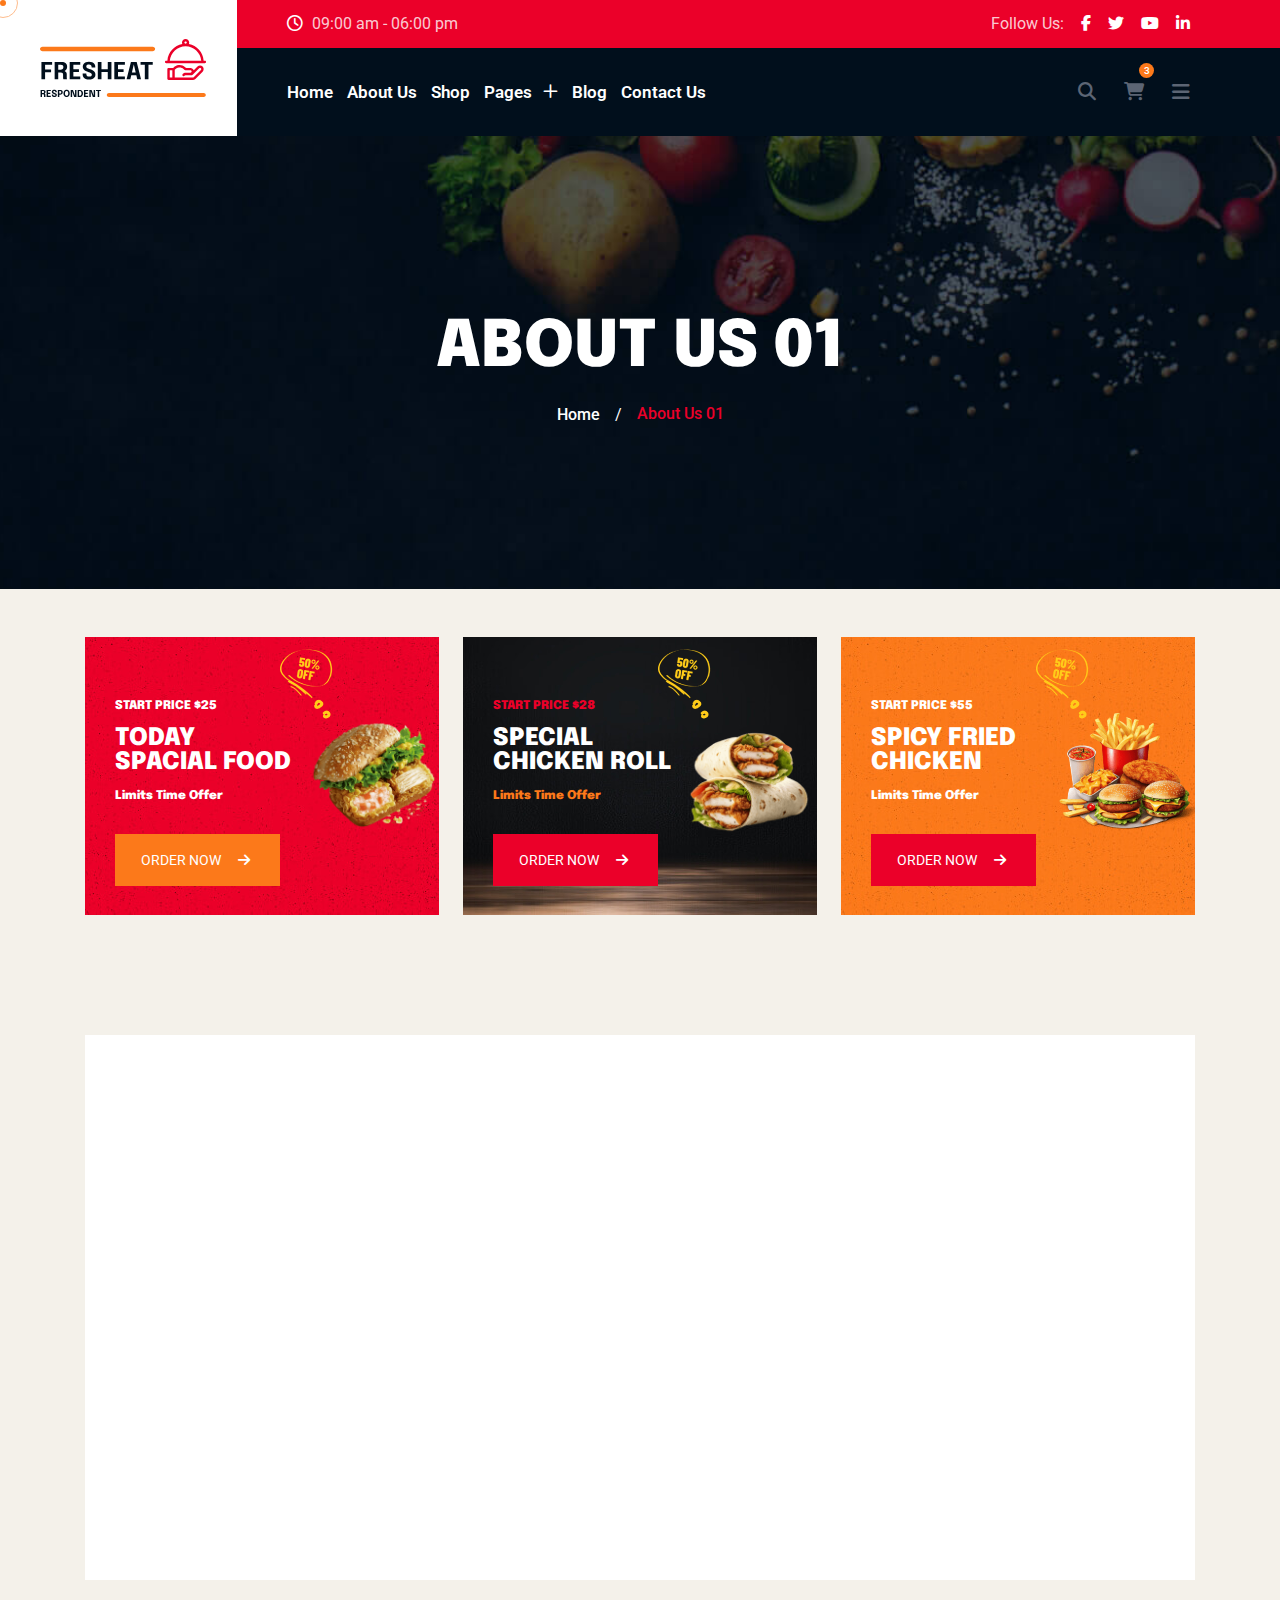
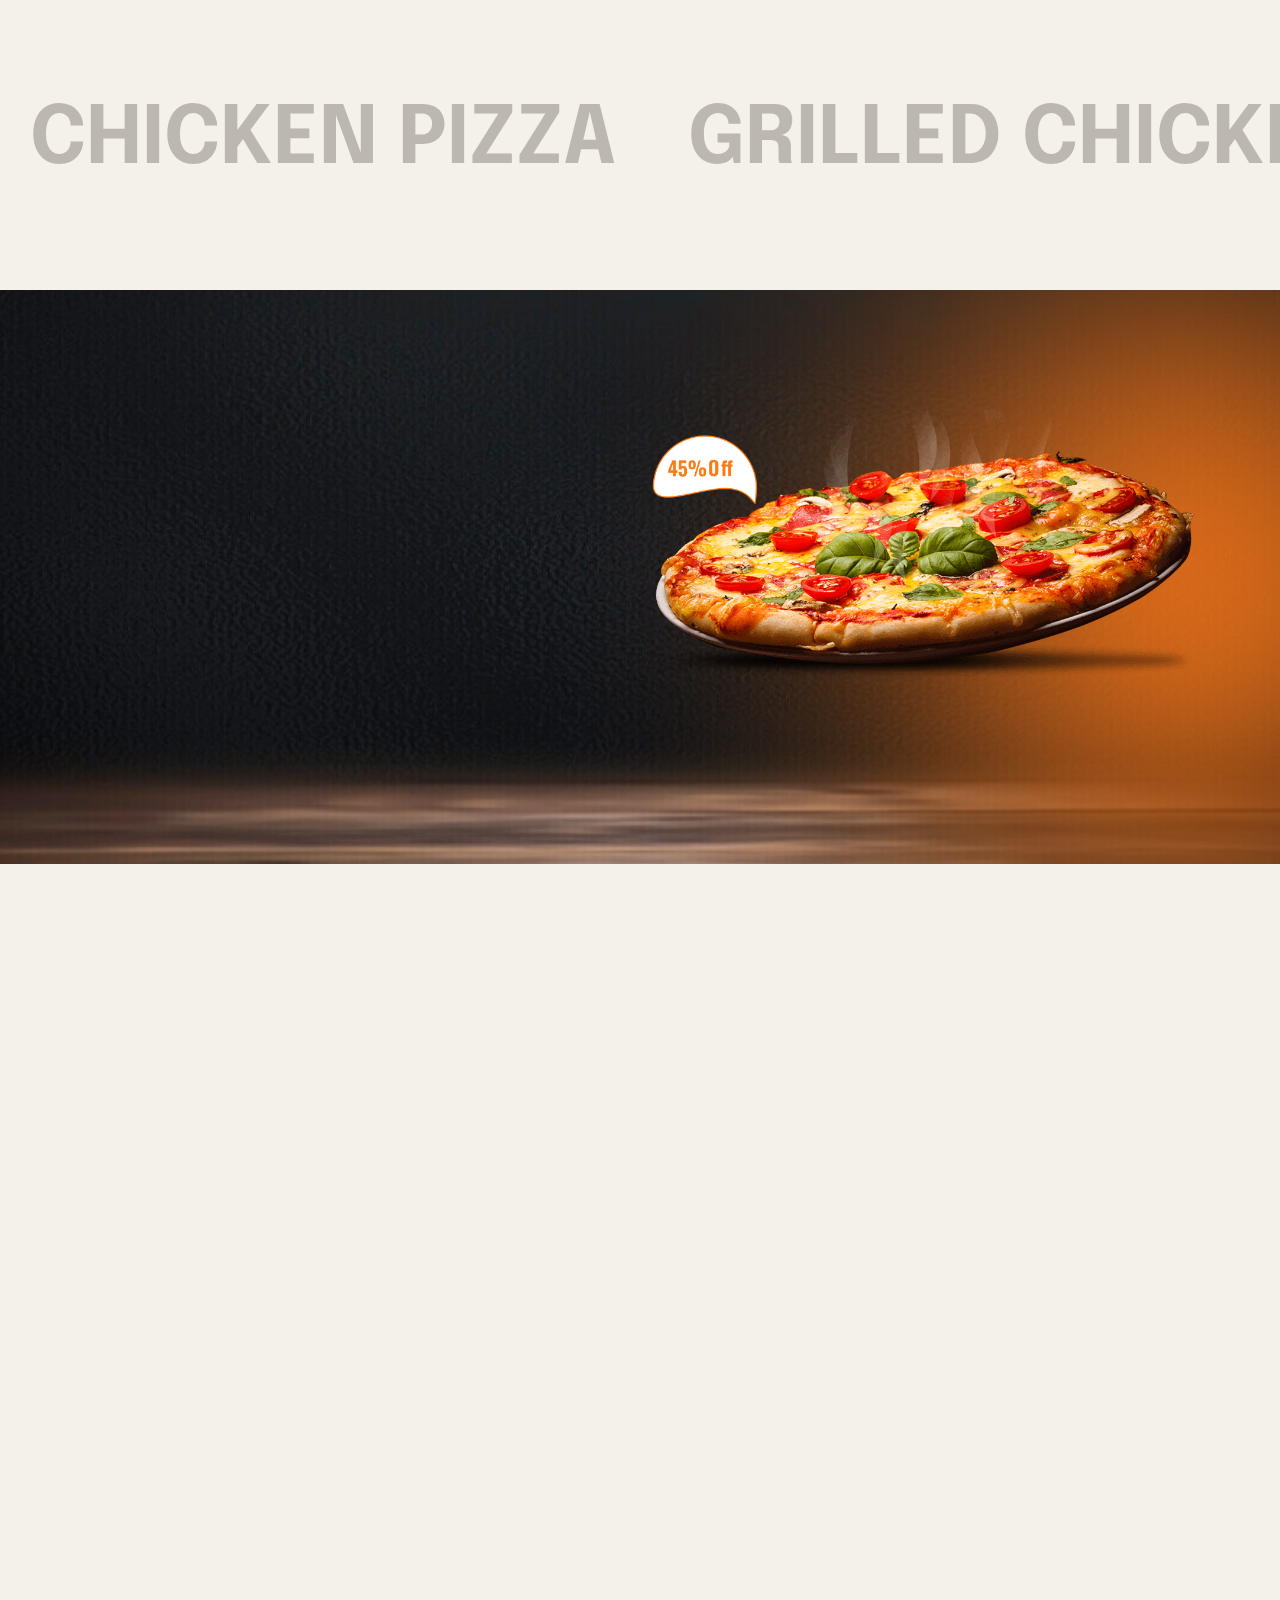
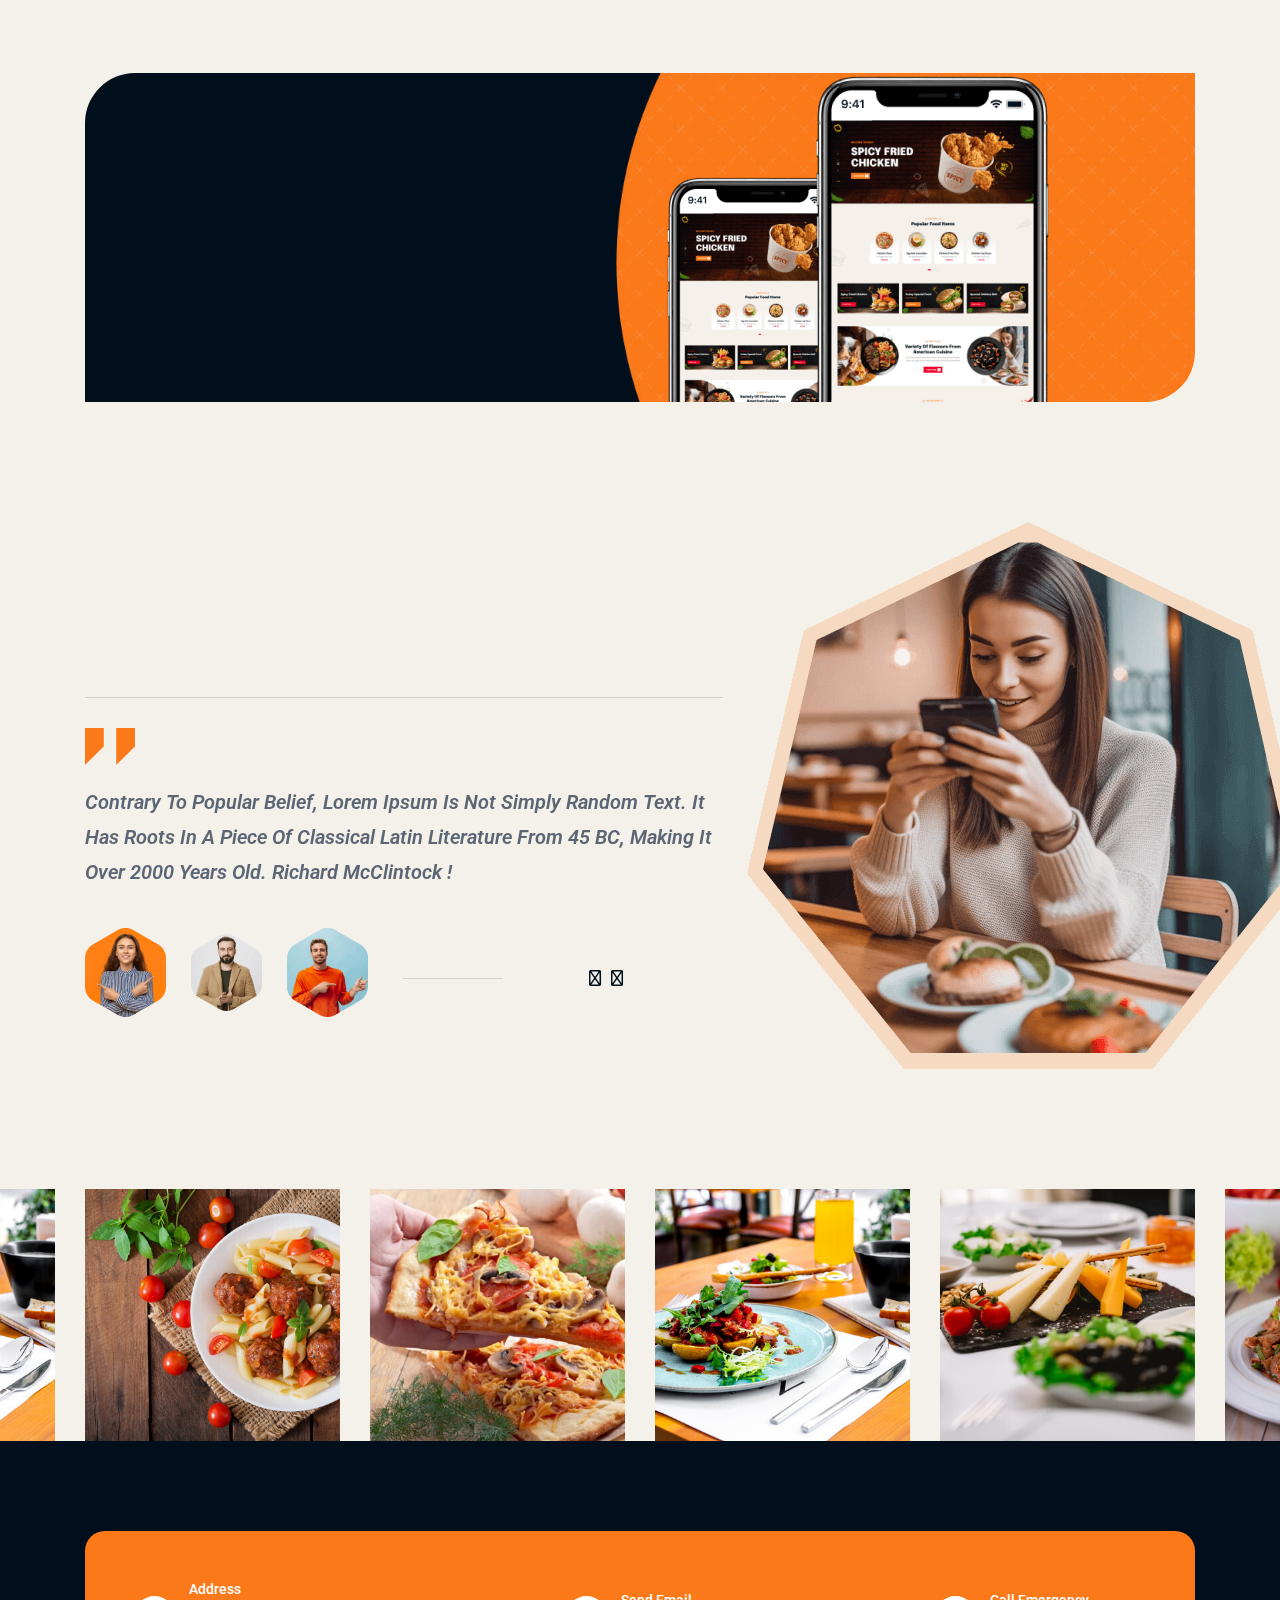
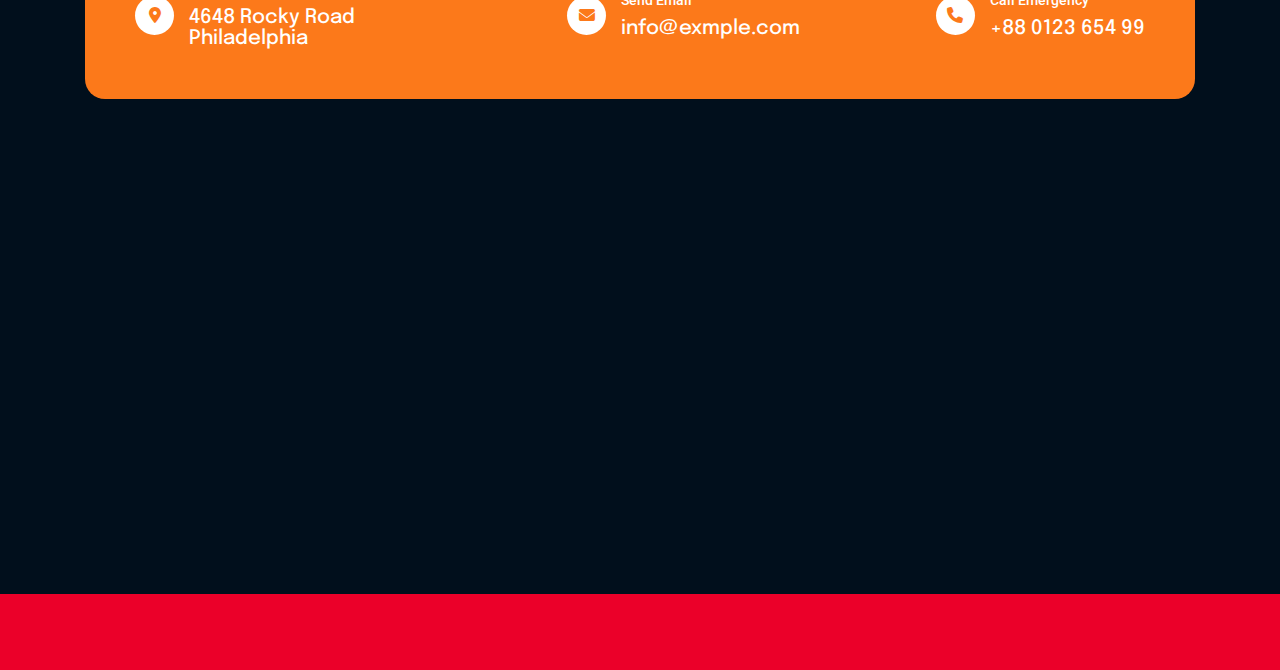
<file: about.html>
<!DOCTYPE html>
<html lang="zxx">
<!--<< Header Area >>-->

<head>
    <!-- ========== Meta Tags ========== -->
    <meta charset="UTF-8">
    <meta http-equiv="X-UA-Compatible" content="IE=edge">
    <meta name="viewport" content="width=device-width, initial-scale=1">
    <meta name="author" content="gramentheme">
    <meta name="description" content="Fresheat food & Restaurant Html Template">
 
    <!--cndjs link fa icon-->
    <link rel="stylesheet" href="https://cdnjs.cloudflare.com/ajax/libs/font-awesome/6.5.1/css/all.min.css">

    <!-- ======== Page title ============ -->
    <title>Fresheat food & Restaurant Html Template</title>
    <!--<< Favcion >>-->
    <link rel="shortcut icon" href="assets/img/favicon.png">
    <!--<< Bootstrap min.css >>-->
    <link rel="stylesheet" href="assets/css/bootstrap.min.css">
    <!--<< All Min Css >>-->
    <!-- <link rel="stylesheet" href="assets/css/all.min.css"> -->
    <!--<< Animate.css >>-->
    <link rel="stylesheet" href="assets/css/animate.css">
    <!--<< Magnific Popup.css >>-->
    <link rel="stylesheet" href="assets/css/magnific-popup.css">
    <!--<< MeanMenu.css >>-->
    <link rel="stylesheet" href="assets/css/meanmenu.css">
    <!--<< Swiper Bundle.css >>-->
    <link rel="stylesheet" href="assets/css/swiper-bundle.min.css">
    <!--<< Nice Select.css >>-->
    <link rel="stylesheet" href="assets/css/nice-select.css">
    <!--<< Main.css >>-->
    <link rel="stylesheet" href="assets/css/main.css">
</head>

<body class="bg-color2">

    <!-- Preloader Start -->
    <div id="preloader" class="preloader">
        <div class="animation-preloader">
            <div class="spinner">
            </div>
            <div class="txt-loading">
                <span data-text-preloader="F" class="letters-loading">
                    F
                </span>
                <span data-text-preloader="R" class="letters-loading">
                    R
                </span>
                <span data-text-preloader="E" class="letters-loading">
                    E
                </span>
                <span data-text-preloader="S" class="letters-loading">
                    S
                </span>
                <span data-text-preloader="H" class="letters-loading">
                    H
                </span>
                <span data-text-preloader="E" class="letters-loading">
                    E
                </span>
                <span data-text-preloader="A" class="letters-loading">
                    A
                </span>
                <span data-text-preloader="T" class="letters-loading">
                    T
                </span>
            </div>
            <p class="text-center">Loading</p>
        </div>
        <div class="loader">
            <div class="row">
                <div class="col-3 loader-section section-left">
                    <div class="bg"></div>
                </div>
                <div class="col-3 loader-section section-left">
                    <div class="bg"></div>
                </div>
                <div class="col-3 loader-section section-right">
                    <div class="bg"></div>
                </div>
                <div class="col-3 loader-section section-right">
                    <div class="bg"></div>
                </div>
            </div>
        </div>
    </div>

    <!--<< Mouse Cursor Start >>-->
    <div class="mouse-cursor cursor-outer"></div>
    <div class="mouse-cursor cursor-inner"></div>

    <!-- Back To Top Start -->
    <button id="back-top" class="back-to-top">
        <i class="fa-solid fa-arrow-up"></i>
    </button>

    <!-- Offcanvas Area Start -->
    <div class="fix-area">
        <div class="offcanvas__info">
            <div class="offcanvas__wrapper">
                <div class="offcanvas__content">
                    <div class="offcanvas__top mb-5 d-flex justify-content-between align-items-center">
                        <div class="offcanvas__logo">
                            <a href="index.html">
                                <img src="assets/img/logo/logo.svg" alt="logo-img">
                            </a>
                        </div>
                        <div class="offcanvas__close">
                            <button>
                                <i class="fas fa-times"></i>
                            </button>
                        </div>
                    </div>
                    <p class="text d-none d-lg-block">
                        This involves interactions between a business and its customers. It's about meeting customers'
                        needs and resolving their problems. Effective customer service is crucial.
                    </p>
                    <div class="offcanvas-gallery-area d-none d-xl-block">
                        <div class="offcanvas-gallery-items">
                            <a href="assets/img/header/01.jpg" class="offcanvas-image img-popup">
                                <img src="assets/img/header/01.jpg" alt="gallery-img">
                            </a>
                            <a href="assets/img/header/02.jpg" class="offcanvas-image img-popup">
                                <img src="assets/img/header/02.jpg" alt="gallery-img">
                            </a>
                            <a href="assets/img/header/03.jpg" class="offcanvas-image img-popup">
                                <img src="assets/img/header/03.jpg" alt="gallery-img">
                            </a>
                        </div>
                        <div class="offcanvas-gallery-items">
                            <a href="assets/img/header/04.jpg" class="offcanvas-image img-popup">
                                <img src="assets/img/header/04.jpg" alt="gallery-img">
                            </a>
                            <a href="assets/img/header/05.jpg" class="offcanvas-image img-popup">
                                <img src="assets/img/header/05.jpg" alt="gallery-img">
                            </a>
                            <a href="assets/img/header/06.jpg" class="offcanvas-image img-popup">
                                <img src="assets/img/header/06.jpg" alt="gallery-img">
                            </a>
                        </div>
                    </div>
                    <div class="mobile-menu fix mb-3"></div>
                    <div class="offcanvas__contact">
                        <h4>Contact Info</h4>
                        <ul>
                            <li class="d-flex align-items-center">
                                <div class="offcanvas__contact-icon">
                                    <i class="fa-solid fa-location-dot"></i>
                                </div>
                                <div class="offcanvas__contact-text">
                                    <a target="_blank" href="#">Saidpur, Ghazipur, Uttar Pradesh</a>
                                </div>
                            </li>
                            <li class="d-flex align-items-center">
                                <div class="offcanvas__contact-icon mr-15">
                                    <i class="fa-regular fa-envelope"></i>
                                </div>
                                <div class="offcanvas__contact-text">
                                    <a href="tel:+013-003-003-9993"><span
                                            class="mailto:info@enofik.com">prince@gmail.com</span></a>
                                </div>
                            </li>
                            <li class="d-flex align-items-center">
                                <div class="offcanvas__contact-icon mr-15">
                                    <i class="fa-regular fa-clock"></i>
                                </div>
                                <div class="offcanvas__contact-text">
                                    <a target="_blank" href="#">Mod-friday, 09am -05pm</a>
                                </div>
                            </li>
                            <li class="d-flex align-items-center">
                                <div class="offcanvas__contact-icon mr-15">
                                    <i class="fa-solid fa-phone"></i>
                                </div>
                                <div class="offcanvas__contact-text">
                                    <a href="tel:+91 8853260723">+91 8853260723</a>
                                </div>
                            </li>
                        </ul>
                        <div class="header-button mt-4">
                            <a href="shop.html" class="theme-btn">
                                <span class="button-content-wrapper d-flex align-items-center justify-content-center">
                                    <span class="button-icon"><i
                                            class="fa-sharp fa-solid fa-cart-shopping bg-transparent text-white me-2"></i></span>
                                    <span class="button-text">ORDER NOW</span>
                                </span>
                            </a>
                        </div>
                        <div class="social-icon d-flex align-items-center">
                            <a href="#"><i class="fab fa-facebook-f"></i></a>
                            <a href="#"><i class="fab fa-twitter"></i></a>
                            <a href="#"><i class="fab fa-youtube"></i></a>
                            <a href="#"><i class="fab fa-linkedin-in"></i></a>
                        </div>
                    </div>
                </div>
            </div>
        </div>
    </div>
    <div class="offcanvas__overlay"></div>

    <!-- Header Section Start -->
    <header class="header-section">
        <div class="black-bg"></div>
        <div class="red-bg"></div>
        <div class="container-fluid">
            <div class="main-header-wrapper">
                <div class="logo-image">
                    <a href="index.html">
                        <img src="assets/img/logo/logo.svg" alt="img">
                    </a>
                </div>
                <div class="main-header-items">
                    <div class="header-top-wrapper">
                        <span><i class="fa-regular fa-clock"></i> 09:00 am - 06:00 pm</span>
                        <div class="social-icon d-flex align-items-center">
                            <span>Follow Us:</span>
                            <a href="#"><i class="fab fa-facebook-f"></i></a>
                            <a href="#"><i class="fab fa-twitter"></i></a>
                            <a href="#"><i class="fab fa-youtube"></i></a>
                            <a href="#"><i class="fab fa-linkedin-in"></i></a>
                        </div>
                    </div>
                    <div id="header-sticky" class="header-1">
                        <div class="mega-menu-wrapper">
                            <div class="header-main">
                                <div class="logo">
                                    <a href="index.html" class="header-logo">
                                        <img src="assets/img/logo/logo.svg" alt="logo-img">
                                    </a>
                                </div>
                                <div class="header-left">
                                    <div class="mean__menu-wrapper">
                                        <div class="main-menu">
                                            <nav id="mobile-menu">
                                                <ul>
                                                    <li class="has-dropdown active menu-thumb">
                                                        <a href="index.html">
                                                            Home
                                                            
                                                        </a>
                                                       
                                                    </li>
                                                    
                                                    <li class="has-dropdown">
                                                        <a href="about.html">
                                                            About Us
                                                           
                                                        </a>
                                                        
                                                    </li>
                                                    <li>
                                                        <a href="shop.html">
                                                            Shop
                                                            
                                                        </a>
                                                        
                                                    </li>
                                                    <li class="has-dropdown">
                                                        <a href="#">
                                                            Pages
                                                            <i class="fa-regular fa-plus"></i>
                                                        </a>
                                                        <ul class="submenu">
                                                            <li class="has-dropdown">
                                                                <a href="chef-details2.html">
                                                                    Chef                                                                    
                                                                </a>                                                                
                                                            </li>
                                                            <li class="has-dropdown">
                                                                <a href="menu2.html">
                                                                    Food Menu
                                                                </a>
                                                            </li>
                                                            <li><a href="gallery.html">Gallery</a></li>
                                                            <li class="has-dropdown">
                                                                <a href="service-details.html">
                                                                    Services
                                                                </a>                                                              
                                                            </li>
                                                            <li><a href="reservation.html">Reservation</a></li>
                                                            <li><a href="faq.html">Faq's</a></li>
                                                            <li><a href="account.html">My Account</a></li>
                                                        </ul>
                                                    </li>
                                                    <li>
                                                        <a href="blog-left-sidebar.html">
                                                            Blog
                                                        </a>                                                       
                                                    </li>
                                                    <li>
                                                        <a href="contact.html">
                                                            Contact Us                                                           
                                                        </a>                                                      
                                                    </li>
                                                </ul>
                                            </nav>
                                        </div>
                                    </div>
                                </div>
                                <div class="header-right d-flex justify-content-end align-items-center">
                                    <a href="#0" class="search-trigger search-icon"><i class="fa-solid fa-magnifying-glass"></i></a>
                                    <div class="header__cart">
                                        <a href="#"> <i class="fa-sharp fa-solid fa-cart-shopping"></i> </a>
                                        <div class="header__right__dropdown__wrapper">
                                            <div class="header__right__dropdown__inner">
                                                <div class="single__header__right__dropdown">

                                                    <div class="header__right__dropdown__img">
                                                        <a href="#">
                                                            <img loading="lazy"
                                                                src="assets/img/blog/blogRecentThumb3_1.png"
                                                                alt="photo">
                                                        </a>
                                                    </div>
                                                    <div class="header__right__dropdown__content">

                                                        <a href="shop.html">Fried Chicken</a>
                                                        <p>1 x <span class="price">$ 80.00</span></p>

                                                    </div>
                                                    <div class="header__right__dropdown__close">
                                                        <a href="#"><i class="icofont-close-line"></i></a>
                                                    </div>
                                                </div>

                                                <div class="single__header__right__dropdown">

                                                    <div class="header__right__dropdown__img">
                                                        <a href="#">
                                                            <img loading="lazy"
                                                                src="assets/img/blog/blogRecentThumb3_2.png"
                                                                alt="photo">
                                                        </a>
                                                    </div>
                                                    <div class="header__right__dropdown__content">

                                                        <a href="shop.html">Fried Noodles</a>
                                                        <p>1 x <span class="price">$ 60.00</span></p>

                                                    </div>
                                                    <div class="header__right__dropdown__close">
                                                        <a href="#"><i class="icofont-close-line"></i></a>
                                                    </div>
                                                </div>

                                                <div class="single__header__right__dropdown">

                                                    <div class="header__right__dropdown__img">
                                                        <a href="#">
                                                            <img loading="lazy"
                                                                src="assets/img/blog/blogRecentThumb3_3.png"
                                                                alt="photo">
                                                        </a>
                                                    </div>
                                                    <div class="header__right__dropdown__content">

                                                        <a href="shop.html">Special Pasta</a>
                                                        <p>1 x <span class="price">$ 70.00</span></p>

                                                    </div>
                                                    <div class="header__right__dropdown__close">
                                                        <a href="#"><i class="icofont-close-line"></i></a>
                                                    </div>
                                                </div>
                                            </div>

                                            <p class="dropdown__price">Total: <span>$1,100.00</span>
                                            </p>
                                            <div class="header__right__dropdown__button">
                                                <a href="cart.html" class="theme-btn mb-2">View Cart</a>
                                                <a href="checkout.html" class="theme-btn style3">Checkout</a>
                                            </div>
                                        </div>
                                    </div>

                                    <a class="theme-btn" href="menu.html">ORDER NOW <i
                                            class="fa-sharp fa-solid fa-arrow-right"></i></a>
                                    <div class="header__hamburger d-xl-block my-auto">
                                        <div class="sidebar__toggle">
                                            <i class="fas fa-bars"></i>
                                        </div>
                                    </div>
                                </div>
                            </div>
                        </div>
                    </div>
                </div>
            </div>
        </div>
    </header>


    <!-- Search Area Start -->
    <div class="search-wrap">
        <div class="search-inner">
            <i class="fas fa-times search-close" id="search-close"></i>
            <div class="search-cell">
                <form method="get">
                    <div class="search-field-holder">
                        <input type="search" class="main-search-input" placeholder="Search...">
                    </div>
                </form>
            </div>
        </div>
    </div>


    <!-- Breadcumb Section   S T A R T -->
    <div class="breadcumb-section">
        <div class="breadcumb-wrapper">
            <div class="container">
                <div class="row">
                    <div class="col-12">
                        <div class="breadcumb-content">
                            <h1 class="breadcumb-title">About Us 01</h1>
                            <ul class="breadcumb-menu">
                                <li><a href="index.html">Home</a></li>
                                <li class="text-white">/</li>
                                <li class="active">About Us 01</li>
                            </ul>
                        </div>
                    </div>
                </div>
            </div>
        </div>
    </div>

    <!-- Offer Section   S T A R T -->
    <section class="offer-section fix bg-color2 mt-5">
        <div class="offer-wrapper">
            <div class="container">
                <div class="row gy-4">
                    <div class="col-lg-6 col-xl-4">
                        <div class="offer-card style1 wow fadeInUp" data-wow-delay="0.2s"
                            style="background-image: url(assets/img/bg/offerBG2_1.jpg);">
                            <div class="offer-content">
                                <h6 class="text-white">start price $25</h6>
                                <h3>TODAY SPACIAL FOOD</h3>
                                <p class="text-white">limits Time Offer</p>
                                <a href="menu.html" class="theme-btn style5">
                                    ORDER NOW <i class="fa-sharp fa-solid fa-arrow-right"></i>
                                </a>
                            </div>
                            <div class="offer-thumb">
                                <img class="thumbImg" src="assets/img/offer/offerThumb1_2.png" alt="thumb">
                                <div class="shape float-bob-x"><img src="assets/img/shape/offerShape1_4.png"
                                        alt="shape"></div>
                            </div>
                        </div>
                    </div>
                    <div class="col-lg-6 col-xl-4">
                        <div class="offer-card style1 wow fadeInUp" data-wow-delay="0.5s"
                            style="background-image: url(assets/img/bg/offerBG2_2.jpg);">
                            <div class="offer-content">
                                <h6>start price $28</h6>
                                <h3>special chicken roll</h3>
                                <p>limits Time Offer</p>
                                <a href="menu.html" class="theme-btn style4">
                                    ORDER NOW <i class="fa-sharp fa-solid fa-arrow-right"></i>
                                </a>
                            </div>
                            <div class="offer-thumb">
                                <img class="thumbImg" src="assets/img/offer/offerThumb1_3.png" alt="thumb">
                                <div class="shape float-bob-x"><img src="assets/img/shape/offerShape1_4.png"
                                        alt="shape"></div>
                            </div>
                        </div>
                    </div>
                    <div class="col-lg-6 col-xl-4">
                        <div class="offer-card style1  wow fadeInUp" data-wow-delay="0.7s"
                            style="background-image: url(assets/img/bg/offerBG2_3.jpg);">
                            <div class="offer-content">
                                <h6 class="text-white">start price $55</h6>
                                <h3>SPICY FRIED CHICKEN</h3>
                                <p class="text-white">limits Time Offer</p>
                                <a href="menu.html" class="theme-btn style4">
                                    ORDER NOW <i class="fa-sharp fa-solid fa-arrow-right"></i>
                                </a>
                            </div>
                            <div class="offer-thumb">
                                <img class="thumbImg" src="assets/img/offer/offerThumb1_1.png" alt="thumb">
                                <div class="shape float-bob-x"><img src="assets/img/shape/offerShape1_4.png"
                                        alt="shape"></div>
                            </div>
                        </div>
                    </div>
                </div>
            </div>
        </div>
    </section>

    <!-- About Us Section   S T A R T -->
    <section class="about-us-section fix section-padding">
        <div class="about-wrapper style1 style-padding">
            <div class="shape1 d-none d-xxl-block"><img src="assets/img/shape/aboutShape1_1.png" alt="shape"></div>
            <div class="shape2 d-none d-xxl-block"><img src="assets/img/shape/aboutShape1_2.png" alt="shape"></div>
            <div class="shape3 d-none d-xxl-block"><img class="cir36" src="assets/img/shape/aboutShape1_3.png"
                    alt="shape"></div>
            <div class="shape4 d-none d-xxl-block"><img src="assets/img/shape/aboutShape1_4.png" alt="shape"></div>
            <div class="shape5 d-none d-xxl-block"><img src="assets/img/shape/aboutShape1_5.png" alt="shape"></div>
            <div class="shape6 d-none d-xxl-block"><img class="cir36" src="assets/img/shape/aboutShape1_6.png"
                    alt="shape"></div>
            <div class="container">
                <div class="about-us section-padding">
                    <div class="row">
                        <div class="col-12">
                            <div class="title-area">
                                <div class="sub-title text-center wow fadeInUp" data-wow-delay="0.5s">
                                    <img class="me-1" src="assets/img/icon/titleIcon.svg" alt="icon">About US<img
                                        class="ms-1" src="assets/img/icon/titleIcon.svg" alt="icon">
                                </div>
                                <h2 class="title wow fadeInUp" data-wow-delay="0.7s">
                                    Variety of flavours from american cuisine
                                </h2>
                                <div class="text wow fadeInUp" data-wow-delay="0.8s">It is a long established fact that
                                    a reader will be distracted the readable content of a page when looking at layout
                                    the point established fact that</div>
                                <div class="btn-wrapper wow fadeInUp" data-wow-delay="0.9s">
                                    <a class="theme-btn" href="menu.html">ORDER NOW <i
                                            class="fa-sharp fa-solid fa-arrow-right"></i></a>
                                </div>
                            </div>
                        </div>
                    </div>
                </div>
            </div>
        </div>
        <div class="marquee-wrapper style-1 text-slider section-padding ">
            <div class="marquee-inner to-left">
                <ul class="marqee-list d-flex">
                    <li class="marquee-item style1">
                        <span class="text-slider"></span><span class="text-slider text-style">chicken pizza</span>
                        <span class="text-slider"></span><span class="text-slider text-style">GRILLED CHICKEN</span>
                        <span class="text-slider"></span><span class="text-slider text-style">BURGER</span>
                        <span class="text-slider"></span><span class="text-slider text-style">CHICKEN PIZZA</span>
                        <span class="text-slider"></span><span class="text-slider text-style">FRESH PASTA</span>
                        <span class="text-slider"></span><span class="text-slider text-style">ITALIANO FRENCH FRY</span>
                        <span class="text-slider"></span><span class="text-slider text-style">CHICKEN FRY</span>
                        <span class="text-slider"></span><span class="text-slider text-style">chicken pizza</span>
                        <span class="text-slider"></span><span class="text-slider text-style">GRILLED CHICKEN</span>
                        <span class="text-slider"></span><span class="text-slider text-style">BURGER</span>
                        <span class="text-slider"></span><span class="text-slider text-style">CHICKEN PIZZA</span>
                        <span class="text-slider"></span><span class="text-slider text-style">FRESH PASTA</span>
                        <span class="text-slider"></span><span class="text-slider text-style">ITALIANO FRENCH FRY</span>
                        <span class="text-slider"></span><span class="text-slider text-style">CHICKEN FRY</span>
                    </li>
                </ul>
            </div>
        </div>
    </section>

    <!-- Cta section  S T A R T -->
    <section class="cta-section fix">
        <div class="cta-wrapper style1  section-padding">
            <div class="shape1 float-bob-x d-none d-xxl-block"><img src="assets/img/shape/ctaShape1_1.png" alt="shape">
            </div>
            <div class="shape2 float-bob-y d-none d-xxl-block"><img src="assets/img/shape/ctaShape1_2.png" alt="shape">
            </div>
            <div class="shape3 float-bob-y d-none d-xxl-block"><img src="assets/img/shape/ctaShape1_3.png" alt="shape">
            </div>
            <div class="container">
                <div class="cta-wrap style1">
                    <div class="row">
                        <div class="col-xl-6 order-2 order-xl-1">
                            <div class="cta-content">
                                <h6 class="wow fadeInUp" data-wow-delay="0.5s">WELCOME FRESHEAT</h6>
                                <h3 class="wow fadeInUp" data-wow-delay="0.7s">TODAY SPACIAL FOOD</h3>
                                <p class="wow fadeInUp" data-wow-delay="0.8s">limits Time Offer</p>
                                <a class="theme-btn wow fadeInUp" data-wow-delay="0.9s" href="menu.html">ORDER NOW <i
                                        class="fa-sharp fa-solid fa-arrow-right"></i></a>
                            </div>
                        </div>
                        <div class="col-xl-6 order-1 order-xl-2">
                            <div class="cta-thumb">
                                <img class="img-fluid float-bob-x" src="assets/img/cta/ctaThumb1_1.png" alt="thumb">
                            </div>
                        </div>
                    </div>

                </div>
            </div>
        </div>
    </section>

    <!-- Chefe Section    S T A R T -->
    <section class="chefe-section fix section-padding">
        <div class="chefe-wrapper style1">
            <div class="shape1 d-none d-xxl-block"><img class="float-bob-y" src="assets/img/shape/chefeShape2_1.png"
                    alt="shape"></div>
            <div class="shape2 d-none d-xxl-block"><img class="float-bob-x" src="assets/img/shape/chefeShape2_2.png"
                    alt="shape"></div>
            <div class="container">
                <div class="title-area">
                    <div class="sub-title text-center wow fadeInUp" data-wow-delay="0.5s">
                        <img class="me-1" src="assets/img/icon/titleIcon.svg" alt="icon">OUR CHEFE<img class="ms-1"
                            src="assets/img/icon/titleIcon.svg" alt="icon">
                    </div>
                    <h2 class="title  wow fadeInUp" data-wow-delay="0.7s">
                        Meet Our Expert Chefe
                    </h2>
                </div>
                <div class="chefe-card-wrap style1 pb-5">
                    <div class="row gy-5 gx-80">
                        <div class="col-md-6 col-xl-4">
                            <div class="chefe-card style2 wow fadeInUp" data-wow-delay="0.2s">
                                <div class="chefe-thumb">
                                    <img src="assets/img/chefe/chefeThumb2_1.jpg" alt="thumb">
                                </div>

                                <div class="icon">
                                    <span>Share</span>
                                    <a href="https://www.facebook.com/"><i class="fa-brands fa-facebook-f"></i></a>
                                    <a href="https://www.youtube.com/"><i class="fa-brands fa-youtube"></i></a>
                                    <a href="https://www.linkedin.com/"><i class="fa-brands fa-linkedin-in"></i></a>
                                </div>
                                <div class="chefe-content">
                                    <a href="chef-details.html">
                                        <h3>Devon Lane</h3>
                                    </a>
                                    <p>President of Sales</p>
                                </div>
                            </div>
                        </div>
                        <div class="col-md-6 col-xl-4">
                            <div class="chefe-card style2 wow fadeInUp" data-wow-delay="0.2s">
                                <div class="chefe-thumb">
                                    <img src="assets/img/chefe/chefeThumb2_2.jpg" alt="thumb">
                                </div>

                                <div class="icon">
                                    <span>Share</span>
                                    <a href="https://www.facebook.com/"><i class="fa-brands fa-facebook-f"></i></a>
                                    <a href="https://www.youtube.com/"><i class="fa-brands fa-youtube"></i></a>
                                    <a href="https://www.linkedin.com/"><i class="fa-brands fa-linkedin-in"></i></a>

                                </div>
                                <div class="chefe-content">
                                    <a href="chef-details.html">
                                        <h3>Ralph Edwards</h3>
                                    </a>
                                    <p>Chefe Manager</p>
                                </div>
                            </div>
                        </div>
                        <div class="col-md-6 col-xl-4">
                            <div class="chefe-card style2 wow fadeInUp" data-wow-delay="0.2s">
                                <div class="chefe-thumb">
                                    <img src="assets/img/chefe/chefeThumb2_3.jpg" alt="thumb">
                                </div>

                                <div class="icon">
                                    <span>Share</span>
                                    <a href="https://www.facebook.com/"><i class="fa-brands fa-facebook-f"></i></a>
                                    <a href="https://www.youtube.com/"><i class="fa-brands fa-youtube"></i></a>
                                    <a href="https://www.linkedin.com/"><i class="fa-brands fa-linkedin-in"></i></a>

                                </div>
                                <div class="chefe-content">
                                    <a href="chef-details.html">
                                        <h3>Marvin McKinney</h3>
                                    </a>
                                    <p>Main Chefe</p>
                                </div>
                            </div>
                        </div>
                    </div>
                </div>
            </div>
        </div>
    </section>



    <!-- Cta section  S T A R T -->
    <section class="cta-section fix">
        <div class="cta-wrapper style3">
            <div class="container">
                <div class="cta-wrap  section-padding pt-xl-0 pb-xl-0 style3">
                    <div class="shape1 float-bob-x d-none d-xxl-block"><img src="assets/img/shape/ctaShape3_1.png"
                            alt="shape"></div>
                    <div class="shape2 float-bob-y d-none d-xxl-block"><img src="assets/img/shape/ctaShape3_2.png"
                            alt="shape"></div>
                    <div class="shape3 float-bob-y d-none d-xxl-block"><img src="assets/img/shape/ctaShape3_3.png"
                            alt="shape"></div>
                    <div class="shape4 d-none d-xxl-block"><img src="assets/img/shape/ctaShape3_4.png" alt="shape">
                    </div>
                    <div class="shape5 d-none d-xxl-block"><img src="assets/img/shape/ctaShape3_5.png" alt="shape">
                    </div>
                    <div class="shape6 d-none d-xxl-block"><img class="cir36" src="assets/img/shape/ctaShape3_6.png"
                            alt="shape"></div>
                    <div class="shape7 d-none d-xxl-block"><img src="assets/img/shape/ctaShape3_7.png" alt="shape">
                    </div>
                    <div class="row g-5">
                        <div class="col-xl-6  d-flex align-items-center justify-content-center order-2 order-xl-1">
                            <div class="cta-content">
                                <h6 class="text-white wow fadeInUp" data-wow-delay="0.5s"><img class="me-1"
                                        src="assets/img/icon/titleIconWhite.svg" alt="icon">DOWNLOAD APP<img
                                        class="ms-1" src="assets/img/icon/titleIconWhite.svg" alt="icon"></h6>
                                <h3 class="wow fadeInUp" data-wow-delay="0.7s">Download food app Order today!</h3>
                                <div class="btn-wrapper d-md-flex align-items-center gap-2">
                                    <div class="btns">
                                        <a class="apple-btn wow fadeInUp" data-wow-delay="0.9s"
                                            href="https://www.apple.com/store">
                                            <div class="d-flex align-items-center   gap-2">
                                                <img src="assets/img/icon/appleStore.svg" alt="icon">
                                                <div>
                                                    <span>Get it on</span>
                                                    <h6>App store</h6>
                                                </div>
                                            </div>
                                        </a>
                                    </div>
                                    <div class="btns">
                                        <a class="google-btn wow fadeInUp" data-wow-delay="0.9s"
                                            href="https://play.google.com/store/">
                                            <div class="d-flex align-items-center  gap-2">
                                                <img src="assets/img/icon/playStore.svg" alt="icon">
                                                <div>
                                                    <span>Get it on</span>
                                                    <h6>Google play</h6>
                                                </div>
                                            </div>
                                        </a>
                                    </div>
                                </div>

                            </div>
                        </div>
                        <div
                            class="col-xl-6 d-flex align-items-center justify-content-center justify-content-xl-start order-1 order-xl-2">
                            <div class="cta-thumb">
                                <img class="img-fluid float-bob-x" src="assets/img/cta/ctaThumb3_1.png" alt="thumb">
                            </div>
                        </div>
                    </div>

                </div>
            </div>
        </div>
    </section>


    <!-- Testimonial section  S T A R T -->
    <section class="testimonial-section fix section-padding">
        <div class="testimonial-wrapper style2">
            <div class="container">

                <div class="testimonial-wrap style2">
                    <div class="row gx-80 gy-5">
                        <div class="col-xl-7 order-2 order-xl-1">
                            <div class="title-area">
                                <div class="sub-title text-start wow fadeInUp" data-wow-delay="0.5s">
                                    <img class="me-1" src="assets/img/icon/titleIcon.svg" alt="icon">TESTIMONIALS<img
                                        class="ms-1" src="assets/img/icon/titleIcon.svg" alt="icon">
                                </div>
                                <h2 class="title  text-start wow fadeInUp" data-wow-delay="0.7s">
                                    what have lots of happy customer feedback
                                </h2>
                            </div>

                            <div class="slider-area">
                                <div class="swiper testimonialSliderTwo">
                                    <div class="swiper-wrapper">
                                        <div class="swiper-slide">
                                            <div class="testimonial-card style2">
                                                <div class="quote"><img src="assets/img/icon/quote.svg" alt="icon">
                                                </div>
                                                <p>Contrary to popular belief, Lorem Ipsum is not simply random text. It
                                                    has roots in a piece of classical Latin literature from 45 BC,
                                                    making it over 2000 years old. Richard McClintock !</p>
                                                <div class="profile-box">
                                                    <div class="one"><img
                                                            src="assets/img/testimonial/testimonialProfile2_1.png"
                                                            alt="thumb"></div>
                                                    <div class="two"><img
                                                            src="assets/img/testimonial/testimonialProfile2_2.png"
                                                            alt="thumb"></div>
                                                    <div class="three"><img
                                                            src="assets/img/testimonial/testimonialProfile2_3.png"
                                                            alt="thumb"></div>
                                                </div>
                                            </div>
                                        </div>
                                        <div class="swiper-slide">
                                            <div class="testimonial-card style2">
                                                <div class="quote"><img src="assets/img/icon/quote.svg" alt="icon">
                                                </div>
                                                <p>Contrary to popular belief, Lorem Ipsum is not simply random text. It
                                                    has roots in a piece of classical Latin literature from 45 BC,
                                                    making it over 2000 years old. Richard McClintock !</p>
                                                <div class="profile-box">
                                                    <div class="one"><img
                                                            src="assets/img/testimonial/testimonialProfile2_1.png"
                                                            alt="thumb"></div>
                                                    <div class="two"><img
                                                            src="assets/img/testimonial/testimonialProfile2_2.png"
                                                            alt="thumb"></div>
                                                    <div class="three"><img
                                                            src="assets/img/testimonial/testimonialProfile2_3.png"
                                                            alt="thumb"></div>
                                                </div>
                                            </div>
                                        </div>
                                    </div>

                                    <div class="btn-wrap">
                                        <div class="arrow-prev"><i class="fa-regular fa-arrow-left"></i></div>
                                        <div class="arrow-next"><i class="fa-regular fa-arrow-right"></i></div>
                                    </div>
                                </div>
                            </div>


                        </div>
                        <div class="col-xl-5 order-1 order-xl-2">
                            <div class="testimonial-thumb">
                                <img src="assets/img/testimonial/testimonialThumb2_1.png" alt="thumb">
                            </div>
                        </div>
                    </div>
                </div>
            </div>
        </div>
    </section>


    <!-- Gallery Section    S T A R T -->
    <div class="gallery-section">
        <div class="gallery-wrapper style1">
            <div class="container">
                <div class="slider-area">
                    <div class="swiper gallerySliderOne">
                        <div class="swiper-wrapper">
                            <div class="swiper-slide">
                                <div class="gallery-thumb">
                                    <a href="menu.html">
                                        <img src="assets/img/gallery/galleryThumb1_5.jpg" alt="thumb">
                                        <div class="icon"><img src="assets/img/icon/camera.svg" alt="icon"></div>
                                    </a>
                                </div>
                            </div>
                            <div class="swiper-slide">
                                <div class="gallery-thumb">
                                    <a href="menu.html">
                                        <img src="assets/img/gallery/galleryThumb1_1.jpg" alt="thumb">
                                        <div class="icon"><img src="assets/img/icon/camera.svg" alt="icon"></div>
                                    </a>
                                </div>
                            </div>
                            <div class="swiper-slide">
                                <div class="gallery-thumb">
                                    <a href="menu.html">
                                        <img src="assets/img/gallery/galleryThumb1_2.jpg" alt="thumb">
                                        <div class="icon"><img src="assets/img/icon/camera.svg" alt="icon"></div>
                                    </a>
                                </div>
                            </div>
                            <div class="swiper-slide">
                                <div class="gallery-thumb">
                                    <a href="menu.html">
                                        <img src="assets/img/gallery/galleryThumb1_3.jpg" alt="thumb">
                                        <div class="icon"><img src="assets/img/icon/camera.svg" alt="icon"></div>
                                    </a>
                                </div>
                            </div>
                            <div class="swiper-slide">
                                <div class="gallery-thumb">
                                    <a href="menu.html">
                                        <img src="assets/img/gallery/galleryThumb1_4.jpg" alt="thumb">
                                        <div class="icon"><img src="assets/img/icon/camera.svg" alt="icon"></div>
                                    </a>
                                </div>
                            </div>
                            <div class="swiper-slide">
                                <div class="gallery-thumb">
                                    <a href="menu.html">
                                        <img src="assets/img/gallery/galleryThumb1_5.jpg" alt="thumb">
                                        <div class="icon"><img src="assets/img/icon/camera.svg" alt="icon"></div>
                                    </a>
                                </div>
                            </div>

                            <div class="swiper-slide">
                                <div class="gallery-thumb">
                                    <a href="menu.html">
                                        <img src="assets/img/gallery/galleryThumb1_1.jpg" alt="thumb">
                                        <div class="icon"><img src="assets/img/icon/camera.svg" alt="icon"></div>
                                    </a>
                                </div>
                            </div>

                            <div class="swiper-slide">
                                <div class="gallery-thumb">
                                    <a href="menu.html">
                                        <img src="assets/img/gallery/galleryThumb1_2.jpg" alt="thumb">
                                        <div class="icon"><img src="assets/img/icon/camera.svg" alt="icon"></div>
                                    </a>
                                </div>
                            </div>
                        </div>
                    </div>
                </div>
            </div>
        </div>
    </div>


    <!-- Footer Section    S T A R T -->
    <footer class="footer-section bg-title fix">
        <div class="footer-widgets-wrapper">
            <div class="shape1 float-bob-y d-none d-xxl-block"><img src="assets/img/shape/footerShape1_1.png"
                    alt="shape"></div>
            <div class="shape2 d-none d-xxl-block"><img src="assets/img/shape/footerShape1_2.png" alt="shape"></div>
            <div class="shape3 d-none d-xxl-block"><img src="assets/img/shape/footerShape1_3.png" alt="shape"></div>
            <div class="shape4  d-none d-xxl-block"><img src="assets/img/shape/footerShape1_4.png" alt="shape"></div>
            <div class="container">
                <div class="footer-top">
                    <div class="row gy-4">
                        <div class="col-lg-4">
                            <div class="fancy-box">
                                <div class="item1"><i class="fa-solid fa-location-dot"></i></div>
                                <div class="item2">
                                    <h6>address</h6>
                                    <p>4648 Rocky Road Philadelphia </p>
                                </div>
                            </div>
                        </div>
                        <div class="col-lg-4 d-flex justify-content-start justify-content-lg-end">
                            <div class="fancy-box">
                                <div class="item1"><i class="fa-solid fa-envelope"></i></div>
                                <div class="item2">
                                    <h6>send email</h6>
                                    <p>info@exmple.com</p>
                                </div>
                            </div>
                        </div>
                        <div class="col-lg-4 d-flex justify-content-start justify-content-lg-end">
                            <div class="fancy-box">
                                <div class="item1"><i class="fa-solid fa-phone"></i></div>
                                <div class="item2">
                                    <h6>call emergency</h6>
                                    <p>+88 0123 654 99</p>
                                </div>
                            </div>
                        </div>
                    </div>
                </div>

                <div class="row">
                    <div class="col-xl-3 col-lg-4 col-md-6 wow fadeInUp" data-wow-delay=".2s">
                        <div class="single-footer-widget">
                            <div class="widget-head">
                                <a href="index.html">
                                    <img src="assets/img/logo/logoWhite.svg" alt="logo-img">
                                </a>
                            </div>
                            <div class="footer-content">
                                <p>
                                    Phasellus ultricies aliquam volutpat ullamcorper laoreet neque, a lacinia
                                    curabitur
                                    lacinia mollis
                                </p>
                                <div class="social-icon d-flex align-items-center">
                                    <a href="#"><i class="fab fa-facebook-f"></i></a>
                                    <a href="#"><i class="fab fa-twitter"></i></a>
                                    <a href="#"><i class="fa-brands fa-linkedin-in"></i></a>
                                    <a href="#"><i class="fa-brands fa-youtube"></i></a>
                                </div>
                            </div>
                        </div>
                    </div>
                    <div class="col-xl-3 col-lg-4 col-md-6 ps-xl-5 wow fadeInUp" data-wow-delay=".4s">
                        <div class="single-footer-widget">
                            <div class="widget-head">
                                <h3>Quick Links</h3>
                            </div>
                            <ul class="list-area">
                                <li>
                                    <a href="about.html">
                                        <i class="fa-solid fa-chevrons-right"></i>
                                        About Us
                                    </a>
                                </li>
                                <li>
                                    <a href="gallery.html">
                                        <i class="fa-solid fa-chevrons-right"></i>
                                        Our Gallery
                                    </a>
                                </li>
                                <li>
                                    <a href="blog.html">
                                        <i class="fa-solid fa-chevrons-right"></i>
                                        Our Blogs
                                    </a>
                                </li>
                                <li>
                                    <a href="faq.html">
                                        <i class="fa-solid fa-chevrons-right"></i>
                                        FAQ’S
                                    </a>
                                </li>
                                <li>
                                    <a href="contact.html">
                                        <i class="fa-solid fa-chevrons-right"></i>
                                        Contact Us
                                    </a>
                                </li>
                            </ul>
                        </div>
                    </div>
                    <div class="col-xl-3 col-lg-4 col-md-6 ps-xl-5 wow fadeInUp" data-wow-delay=".4s">
                        <div class="single-footer-widget">
                            <div class="widget-head">
                                <h3>Our Menu</h3>
                            </div>
                            <ul class="list-area">
                                <li>
                                    <a href="menu.html">
                                        <i class="fa-solid fa-chevrons-right"></i>
                                        Burger King
                                    </a>
                                </li>
                                <li>
                                    <a href="menu.html">
                                        <i class="fa-solid fa-chevrons-right"></i>
                                        Pizza king
                                    </a>
                                </li>
                                <li>
                                    <a href="menu.html">
                                        <i class="fa-solid fa-chevrons-right"></i>
                                        Fresh Food
                                    </a>
                                </li>
                                <li>
                                    <a href="menu.html">
                                        <i class="fa-solid fa-chevrons-right"></i>
                                        Vegetable
                                    </a>
                                </li>
                                <li>
                                    <a href="menu.html">
                                        <i class="fa-solid fa-chevrons-right"></i>
                                        Desserts
                                    </a>
                                </li>
                            </ul>
                        </div>
                    </div>
                    <div class="col-xl-3 col-lg-4 col-md-6 ps-xl-5 wow fadeInUp" data-wow-delay=".4s">
                        <div class="single-footer-widget">
                            <div class="widget-head">
                                <h3>Contact Us</h3>
                            </div>
                            <ul class="list-area">
                                <li class="mb-2">
                                    Monday – Friday: <span class="text-theme-color2"> 8am – 4pm </span>
                                </li>
                                <li>
                                    Saturday: <span class="text-theme-color2"> 8am – 12am </span>
                                </li>
                            </ul>
                            <form action="#" class="mt-4">
                                <div class="form-control">
                                    <input class="email" type="email" placeholder="Your email address">
                                    <button type="submit" class="submit-btn"><i
                                            class="fa-solid fa-arrow-right-long"></i></button>
                                </div>
                                <div class="form-control style2 mt-3">
                                    <input id="checkbox" name="checkbox" type="checkbox">
                                    <label for="checkbox">I agree to the <a href="contact.html">Privacy Policy.
                                        </a></label>
                                </div>
                            </form>
                        </div>
                    </div>
                </div>
            </div>
        </div>
        <div class="footer-bottom">
            <div class="container">
                <div class="footer-wrapper d-flex align-items-center justify-content-between">
                    <p class="wow fadeInLeft" data-wow-delay=".3s">
                        © All Copyright 2024 by <a href="index.html">FreshEat</a>
                    </p>
                    <ul class="brand-logo wow fadeInRight" data-wow-delay=".5s">
                        <li>
                            <a class="text-white" href="contact.html">
                                Terms & Condition
                            </a>
                        </li>
                        <li>
                            <a class="text-white" href="contact.html">
                                Privacy Policy
                            </a>
                        </li>
                    </ul>
                </div>
            </div>
        </div>
    </footer>





    <!--<< All JS Plugins >>-->
    <script src="assets/js/jquery-3.7.1.min.js"></script>
    <!--<< Bootstrap Js >>-->
    <script src="assets/js/bootstrap.bundle.min.js"></script>
    <!--<< Waypoints Js >>-->
    <script src="assets/js/jquery.waypoints.js"></script>
    <!--<< Counterup Js >>-->
    <script src="assets/js/jquery.counterup.min.js"></script>
    <!--<< Viewport Js >>-->
    <script src="assets/js/viewport.jquery.js"></script>
    <!--<< Magnific popup Js >>-->
    <script src="assets/js/magnific-popup.min.js"></script>
    <!--<< Tilt Js >>-->
    <script src="assets/js/tilt.min.js"></script>
    <!--<< Swiper Slider Js >>-->
    <script src="assets/js/swiper-bundle.min.js"></script>
    <!--<< MeanMenu Js >>-->
    <script src="assets/js/jquery.meanmenu.min.js"></script>
    <!--<< Wow Animation Js >>-->
    <script src="assets/js/wow.min.js"></script>
    <!--<< Nice Select Js >>-->
    <script src="assets/js/nice-select.min.js"></script>
    <!--<< Main.js >>-->
    <script src="assets/js/main.js"></script>
</body>

</html>
</file>
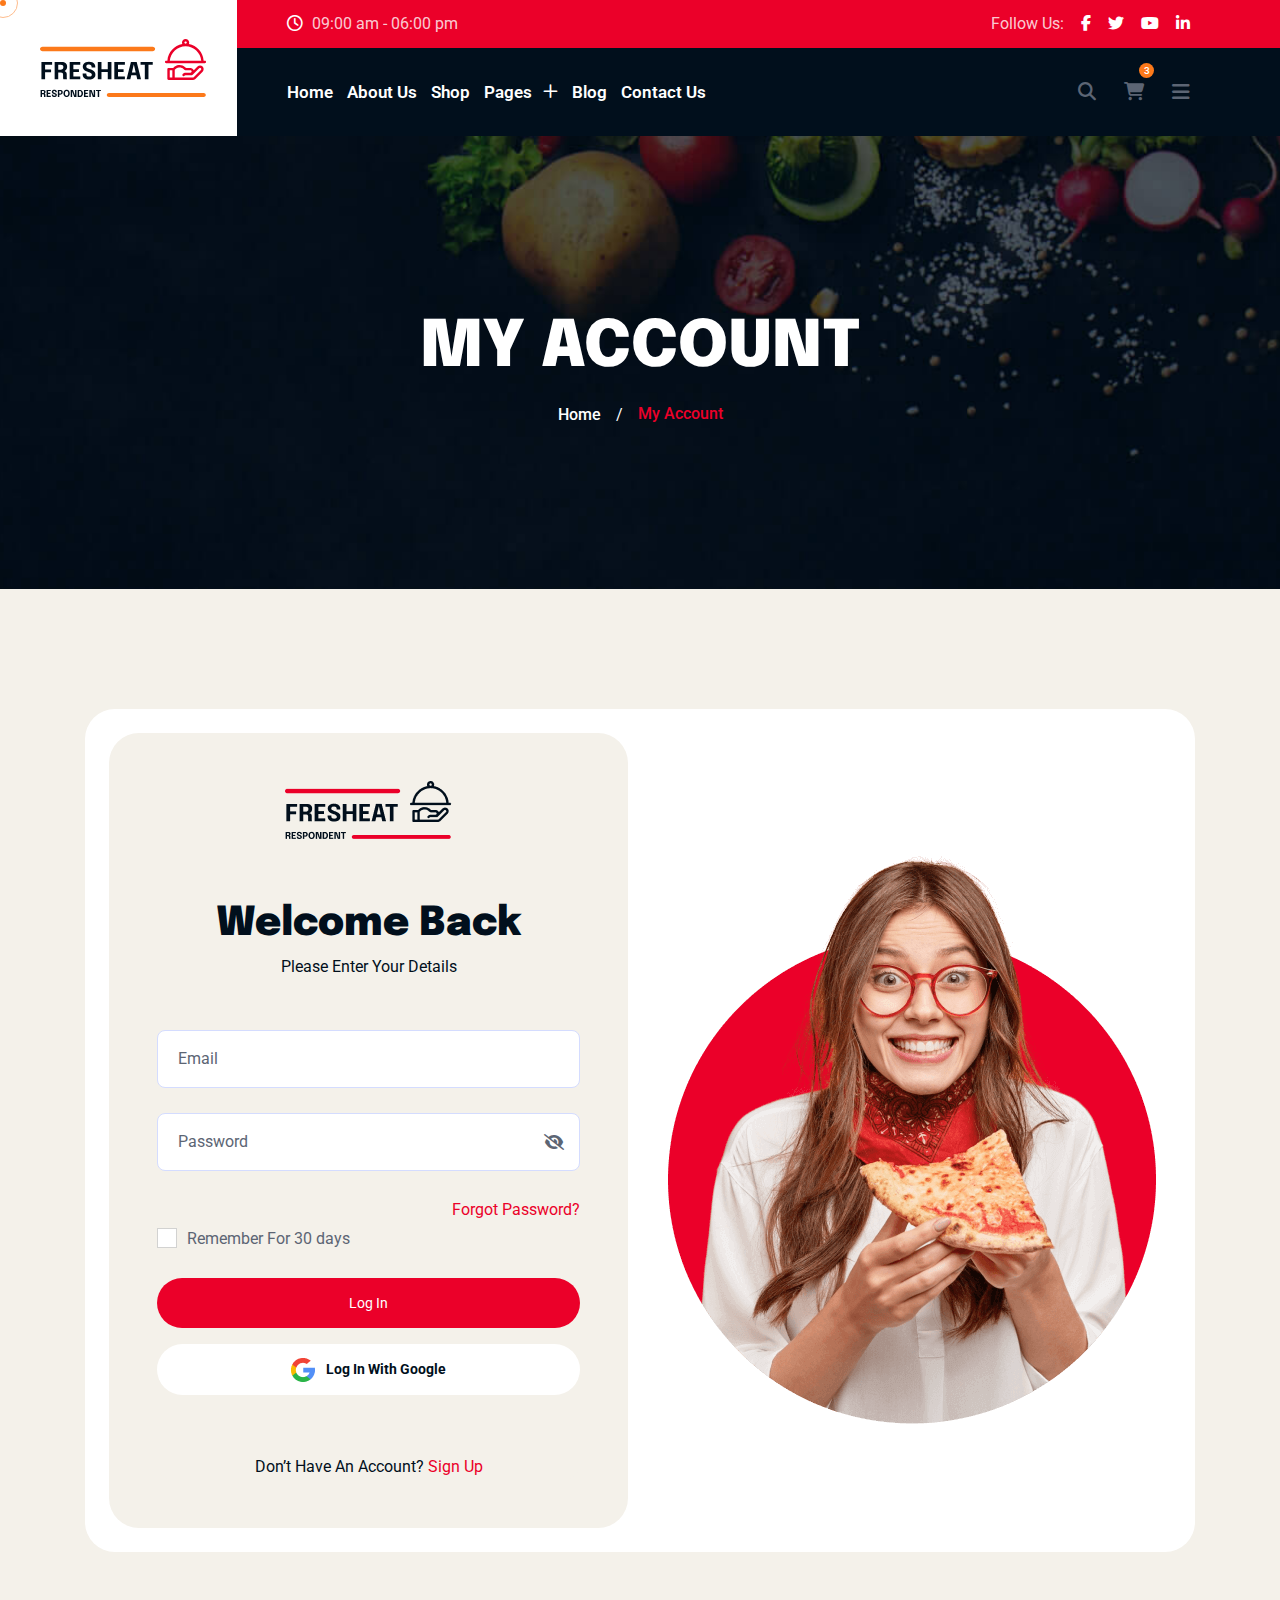
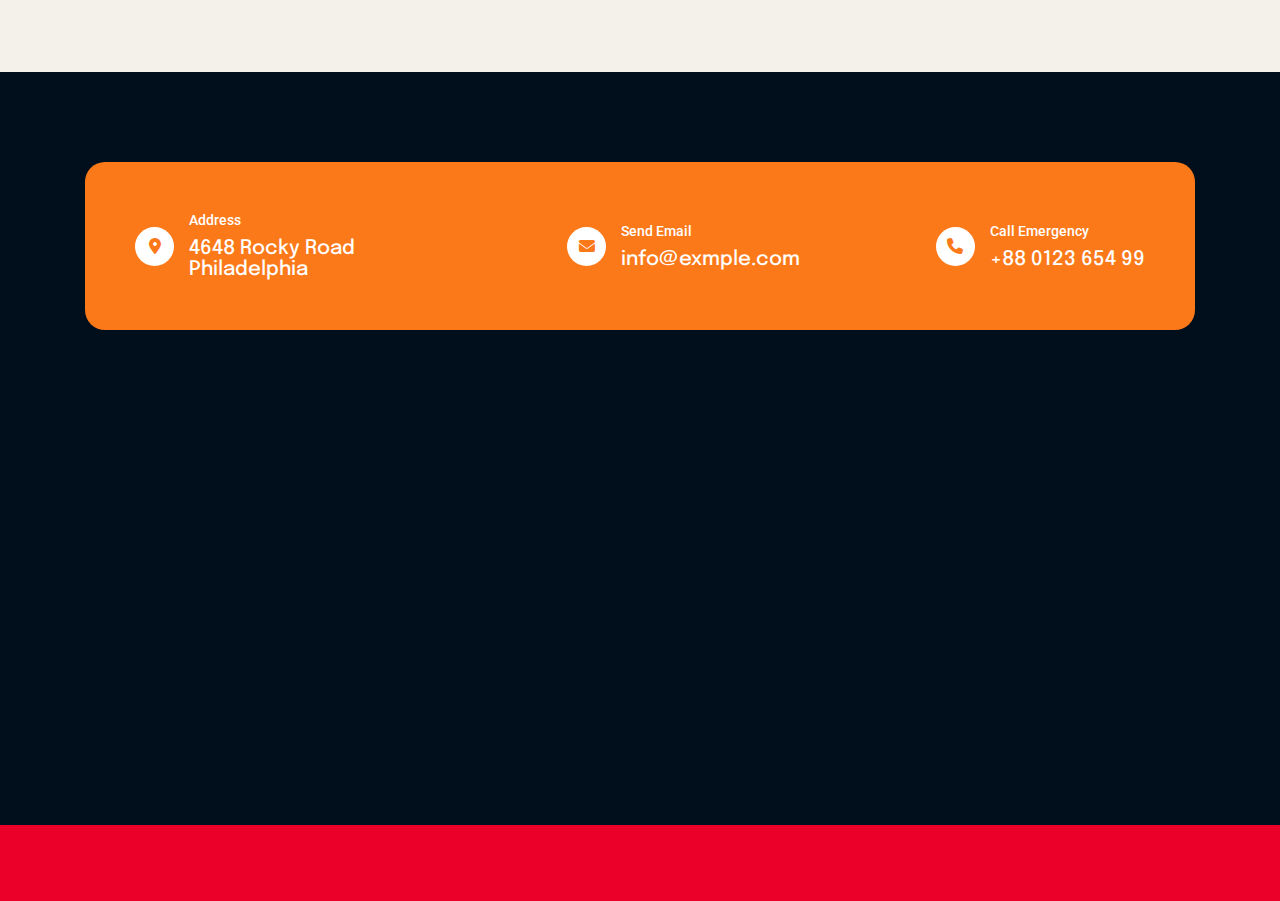
<file: account.html>
<!DOCTYPE html>
<html lang="zxx">
<!--<< Header Area >>-->

<head>
    <!-- ========== Meta Tags ========== -->
    <meta charset="UTF-8">
    <meta http-equiv="X-UA-Compatible" content="IE=edge">
    <meta name="viewport" content="width=device-width, initial-scale=1">
    <meta name="author" content="gramentheme">
    <meta name="description" content="Fresheat food & Restaurant Html Template">
    <!-- ======== Page title ============ -->
    <title>Fresheat food & Restaurant Html Template</title>
    <!--cdns link-->
   <link rel="stylesheet" href="https://cdnjs.cloudflare.com/ajax/libs/font-awesome/6.7.2/css/all.min.css" integrity="sha512-Evv84Mr4kqVGRNSgIGL/F/aIDqQb7xQ2vcrdIwxfjThSH8CSR7PBEakCr51Ck+w+/U6swU2Im1vVX0SVk9ABhg==" crossorigin="anonymous" referrerpolicy="no-referrer" />
   
    <!--<< Favcion >>-->
    <link rel="shortcut icon" href="assets/img/favicon.png">
    <!--<< Bootstrap min.css >>-->
    <link rel="stylesheet" href="assets/css/bootstrap.min.css">
    <!--<< All Min Css >>-->
    <!-- <link rel="stylesheet" href="assets/css/all.min.css"> -->
    <!--<< Animate.css >>-->
    <link rel="stylesheet" href="assets/css/animate.css">
    <!--<< Magnific Popup.css >>-->
    <link rel="stylesheet" href="assets/css/magnific-popup.css">
    <!--<< MeanMenu.css >>-->
    <link rel="stylesheet" href="assets/css/meanmenu.css"> 
    <!--<< Swiper Bundle.css >>-->
    <link rel="stylesheet" href="assets/css/swiper-bundle.min.css">
    <!--<< Nice Select.css >>-->
    <link rel="stylesheet" href="assets/css/nice-select.css">
    <!--<< Main.css >>-->
    <link rel="stylesheet" href="assets/css/main.css">
</head>

<body class="bg-color2">

    <!-- Preloader Start -->
    <div id="preloader" class="preloader">
        <div class="animation-preloader">
            <div class="spinner">
            </div>
            <div class="txt-loading">
                <span data-text-preloader="F" class="letters-loading">
                    F
                </span>
                <span data-text-preloader="R" class="letters-loading">
                    R
                </span>
                <span data-text-preloader="E" class="letters-loading">
                    E
                </span>
                <span data-text-preloader="S" class="letters-loading">
                    S
                </span>
                <span data-text-preloader="H" class="letters-loading">
                    H
                </span>
                <span data-text-preloader="E" class="letters-loading">
                    E
                </span>
                <span data-text-preloader="A" class="letters-loading">
                    A
                </span>
                <span data-text-preloader="T" class="letters-loading">
                    T
                </span>
            </div>
            <p class="text-center">Loading</p>
        </div>
        <div class="loader">
            <div class="row">
                <div class="col-3 loader-section section-left">
                    <div class="bg"></div>
                </div>
                <div class="col-3 loader-section section-left">
                    <div class="bg"></div>
                </div>
                <div class="col-3 loader-section section-right">
                    <div class="bg"></div>
                </div>
                <div class="col-3 loader-section section-right">
                    <div class="bg"></div>
                </div>
            </div>
        </div>
    </div>

    <!--<< Mouse Cursor Start >>-->
    <div class="mouse-cursor cursor-outer"></div>
    <div class="mouse-cursor cursor-inner"></div>

    <!-- Back To Top Start -->
    <button id="back-top" class="back-to-top">
        <i class="fa-solid fa-arrow-up"></i>
    </button>

    <!-- Offcanvas Area Start -->
    <div class="fix-area">
        <div class="offcanvas__info">
            <div class="offcanvas__wrapper">
                <div class="offcanvas__content">
                    <div class="offcanvas__top mb-5 d-flex justify-content-between align-items-center">
                        <div class="offcanvas__logo">
                            <a href="index.html">
                            <img src="assets/img/logo/logo.svg" alt="logo-img">
                            </a>
                        </div>
                        <div class="offcanvas__close">
                            <button>
                            <i class="fas fa-times"></i>
                            </button>
                        </div>
                    </div>
                    <p class="text d-none d-lg-block">
                        This involves interactions between a business and its customers. It's about meeting customers' needs and resolving their problems. Effective customer service is crucial.
                    </p>
                    <div class="offcanvas-gallery-area d-none d-xl-block">
                        <div class="offcanvas-gallery-items">
                            <a href="assets/img/header/01.jpg" class="offcanvas-image img-popup">
                            <img src="assets/img/header/01.jpg" alt="gallery-img">
                            </a>
                            <a href="assets/img/header/02.jpg" class="offcanvas-image img-popup">
                            <img src="assets/img/header/02.jpg" alt="gallery-img">
                            </a>
                            <a href="assets/img/header/03.jpg" class="offcanvas-image img-popup">
                            <img src="assets/img/header/03.jpg" alt="gallery-img">
                            </a>
                        </div>
                        <div class="offcanvas-gallery-items">
                            <a href="assets/img/header/04.jpg" class="offcanvas-image img-popup">
                            <img src="assets/img/header/04.jpg" alt="gallery-img">
                            </a>
                            <a href="assets/img/header/05.jpg" class="offcanvas-image img-popup">
                            <img src="assets/img/header/05.jpg" alt="gallery-img">
                            </a>
                            <a href="assets/img/header/06.jpg" class="offcanvas-image img-popup">
                            <img src="assets/img/header/06.jpg" alt="gallery-img">
                            </a>
                        </div>
                    </div>
                    <div class="mobile-menu fix mb-3"></div>
                    <div class="offcanvas__contact">
                        <h4>Contact Info</h4>
                        <ul>
                            <li class="d-flex align-items-center">
                                <div class="offcanvas__contact-icon">
                                    <i class="fa-solid fa-location-dot"></i>
                                </div>
                                <div class="offcanvas__contact-text">
                                    <a target="_blank" href="#">Saidpur, Ghazipur, Uttar Pradesh</a>
                                </div>
                            </li>
                            <li class="d-flex align-items-center">
                                <div class="offcanvas__contact-icon mr-15">
                                    <i class="fa-regular fa-envelope"></i>
                                </div>
                                <div class="offcanvas__contact-text">
                                    <a href="tel:+013-003-003-9993"><span class="mailto:info@enofik.com">prince@gmail.com</span></a>
                                </div>
                            </li>
                            <li class="d-flex align-items-center">
                                <div class="offcanvas__contact-icon mr-15">
                                    <i class="fa-regular fa-clock"></i>
                                </div>
                                <div class="offcanvas__contact-text">
                                    <a target="_blank" href="#">Mod-friday, 09am -05pm</a>
                                </div>
                            </li>
                            <li class="d-flex align-items-center">
                                <div class="offcanvas__contact-icon mr-15">
                                    <i class="fa-solid fa-phone"></i>
                                </div>
                                <div class="offcanvas__contact-text">
                                    <a href="tel:+91 8853260723">+91 8853260723</a>
                                </div>
                            </li>
                        </ul>
                        <div class="header-button mt-4">
                            <a href="shop.html" class="theme-btn">
                            <span class="button-content-wrapper d-flex align-items-center justify-content-center">
                            <span class="button-icon"><i class="fa-sharp fa-solid fa-cart-shopping bg-transparent text-white me-2"></i></span>
                            <span class="button-text">ORDER NOW</span>
                            </span>
                            </a>
                        </div>
                        <div class="social-icon d-flex align-items-center">
                            <a href="#"><i class="fab fa-facebook-f"></i></a>
                            <a href="#"><i class="fab fa-twitter"></i></a>
                            <a href="#"><i class="fab fa-youtube"></i></a>
                            <a href="#"><i class="fab fa-linkedin-in"></i></a>
                        </div>
                    </div>
                </div>
            </div>
        </div>
    </div>
    <div class="offcanvas__overlay"></div>

    <!-- Header Section Start -->
    <header class="header-section">
        <div class="black-bg"></div>
        <div class="red-bg"></div>
        <div class="container-fluid">
            <div class="main-header-wrapper">
                <div class="logo-image">
                    <a href="index.html">
                        <img src="assets/img/logo/logo.svg" alt="img">
                    </a>
                </div>
                <div class="main-header-items">
                    <div class="header-top-wrapper">
                        <span><i class="fa-regular fa-clock"></i> 09:00 am - 06:00 pm</span>
                        <div class="social-icon d-flex align-items-center">
                            <span>Follow Us:</span>
                            <a href="#"><i class="fab fa-facebook-f"></i></a>
                            <a href="#"><i class="fab fa-twitter"></i></a>
                            <a href="#"><i class="fab fa-youtube"></i></a>
                            <a href="#"><i class="fab fa-linkedin-in"></i></a>
                        </div>
                    </div>
                     <div id="header-sticky" class="header-1">
                        <div class="mega-menu-wrapper">
                            <div class="header-main">
                                <div class="logo">
                                    <a href="index.html" class="header-logo">
                                        <img src="assets/img/logo/logo.svg" alt="logo-img">
                                    </a>
                                </div>
                                <div class="header-left">
                                    <div class="mean__menu-wrapper">
                                        <div class="main-menu">
                                            <nav id="mobile-menu">
                                                <ul>
                                                    <li class="has-dropdown active menu-thumb">
                                                        <a href="index.html">
                                                            Home
                                                            
                                                        </a>
                                                       
                                                    </li>
                                                    
                                                    <li class="has-dropdown">
                                                        <a href="about.html">
                                                            About Us
                                                           
                                                        </a>
                                                        
                                                    </li>
                                                    <li>
                                                        <a href="shop.html">
                                                            Shop
                                                            
                                                        </a>
                                                        
                                                    </li>
                                                    <li class="has-dropdown">
                                                        <a href="#">
                                                            Pages
                                                            <i class="fa-regular fa-plus"></i>
                                                        </a>
                                                        <ul class="submenu">
                                                            <li class="has-dropdown">
                                                                <a href="chef-details2.html">
                                                                    Chef                                                                    
                                                                </a>                                                                
                                                            </li>
                                                            <li class="has-dropdown">
                                                                <a href="menu2.html">
                                                                    Food Menu
                                                                </a>
                                                            </li>
                                                            <li><a href="gallery.html">Gallery</a></li>
                                                            <li class="has-dropdown">
                                                                <a href="service-details.html">
                                                                    Services
                                                                </a>                                                              
                                                            </li>
                                                            <li><a href="reservation.html">Reservation</a></li>
                                                            <li><a href="faq.html">Faq's</a></li>
                                                            <li><a href="account.html">My Account</a></li>
                                                        </ul>
                                                    </li>
                                                    <li>
                                                        <a href="blog-left-sidebar.html">
                                                            Blog
                                                        </a>                                                       
                                                    </li>
                                                    <li>
                                                        <a href="contact.html">
                                                            Contact Us                                                           
                                                        </a>                                                      
                                                    </li>
                                                </ul>
                                            </nav>
                                        </div>
                                    </div>
                                </div>
                                <div class="header-right d-flex justify-content-end align-items-center">
                                    <a href="#0" class="search-trigger search-icon"><i class="fa-solid fa-magnifying-glass"></i></a>
                                    <div class="header__cart">
                                        <a href="#"> <i class="fa-sharp fa-solid fa-cart-shopping"></i> </a>
                                        <div class="header__right__dropdown__wrapper">
                                            <div class="header__right__dropdown__inner">
                                                <div class="single__header__right__dropdown">

                                                    <div class="header__right__dropdown__img">
                                                        <a href="#">
                                                            <img loading="lazy"
                                                                src="assets/img/blog/blogRecentThumb3_1.png"
                                                                alt="photo">
                                                        </a>
                                                    </div>
                                                    <div class="header__right__dropdown__content">

                                                        <a href="shop.html">Fried Chicken</a>
                                                        <p>1 x <span class="price">$ 80.00</span></p>

                                                    </div>
                                                    <div class="header__right__dropdown__close">
                                                        <a href="#"><i class="icofont-close-line"></i></a>
                                                    </div>
                                                </div>

                                                <div class="single__header__right__dropdown">

                                                    <div class="header__right__dropdown__img">
                                                        <a href="#">
                                                            <img loading="lazy"
                                                                src="assets/img/blog/blogRecentThumb3_2.png"
                                                                alt="photo">
                                                        </a>
                                                    </div>
                                                    <div class="header__right__dropdown__content">

                                                        <a href="shop.html">Fried Noodles</a>
                                                        <p>1 x <span class="price">$ 60.00</span></p>

                                                    </div>
                                                    <div class="header__right__dropdown__close">
                                                        <a href="#"><i class="icofont-close-line"></i></a>
                                                    </div>
                                                </div>

                                                <div class="single__header__right__dropdown">

                                                    <div class="header__right__dropdown__img">
                                                        <a href="#">
                                                            <img loading="lazy"
                                                                src="assets/img/blog/blogRecentThumb3_3.png"
                                                                alt="photo">
                                                        </a>
                                                    </div>
                                                    <div class="header__right__dropdown__content">

                                                        <a href="shop.html">Special Pasta</a>
                                                        <p>1 x <span class="price">$ 70.00</span></p>

                                                    </div>
                                                    <div class="header__right__dropdown__close">
                                                        <a href="#"><i class="icofont-close-line"></i></a>
                                                    </div>
                                                </div>
                                            </div>

                                            <p class="dropdown__price">Total: <span>$1,100.00</span>
                                            </p>
                                            <div class="header__right__dropdown__button">
                                                <a href="cart.html" class="theme-btn mb-2">View Cart</a>
                                                <a href="checkout.html" class="theme-btn style3">Checkout</a>
                                            </div>
                                        </div>
                                    </div>

                                    <a class="theme-btn" href="menu.html">ORDER NOW <i
                                            class="fa-sharp fa-solid fa-arrow-right"></i></a>
                                    <div class="header__hamburger d-xl-block my-auto">
                                        <div class="sidebar__toggle">
                                            <i class="fas fa-bars"></i>
                                        </div>
                                    </div>
                                </div>
                            </div>
                        </div>
                    </div>
                </div>
            </div>
        </div>
    </header>


    <!-- Search Area Start -->
    <div class="search-wrap">
        <div class="search-inner">
            <i class="fas fa-times search-close" id="search-close"></i>
            <div class="search-cell">
                <form method="get">
                    <div class="search-field-holder">
                        <input type="search" class="main-search-input" placeholder="Search...">
                    </div>
                </form>
            </div>
        </div>
    </div>

    <!-- Breadcumb Section   S T A R T -->
    <div class="breadcumb-section">
        <div class="breadcumb-wrapper">
            <div class="container">
                <div class="row">
                    <div class="col-12">
                        <div class="breadcumb-content">
                            <h1 class="breadcumb-title">My Account</h1>
                            <ul class="breadcumb-menu">
                                <li><a href="index.html">Home</a></li>
                                <li class="text-white">/</li>
                                <li class="active">My Account</li>
                            </ul>
                        </div>
                    </div>
                </div>
            </div>
        </div>
    </div>




    <!-- Account Section    S T A R T -->
    <div class="account-section section-padding fix">
        <div class="container">
            <div class="account-wrapper bg-white p-1 p-sm-4">
                <div class="row gx-40 gy-5 gy-md-0">
                    <div class="col-lg-6">
                        <div class="account-card bg-color2 p-3 p-sm-5">
                            <div class="logo text-center">
                                <img src="assets/img/logo/accountLogo.png" alt="logo">
                            </div>
                            <h3>Welcome Back</h3>
                            <p>Please Enter Your Details</p>
                            <div class="contact-form style2 bg-color2 p-0">
                                <form class="row" action="#">
                                    <div class="col-12">
                                        <input type="email" placeholder="Email">
                                    </div>
                                    <div class="col-12">
                                        <div class="form-ctl">
                                            <input type="password" placeholder="Password">
                                            <div class="icon"><i class="fa-sharp fa-solid fa-eye-slash"></i></div>
                                        </div>
                                    </div>
                                    <div class="col-6 form-group">
                                        <input id="reviewcheck" name="reviewcheck" type="checkbox">
                                        <label for="reviewcheck">Remember For 30 days<span
                                                class="checkmark"></span></label>
                                    </div>
                                    <div class="col-6 d-flex justify-content-end">
                                        <a href="#" class="text-theme-color">Forgot Password?</a>
                                    </div>
                                    <div class="col-12">
                                        <button type="submit" class="theme-btn rounded-5 w-100 mb-3">Log In</button>
                                    </div>
                                    <div class="col-12">
                                        <a href="https://www.google.com"
                                            class="theme-btn rounded-5 w-100 bg-white text-center text-title fw-bold"><img
                                                class="me-2" src="assets/img/logo/googleLogo.png" alt="logo"> Log In
                                            With Google</a>
                                    </div>
                                </form>

                                <h6>Don’t have an account? <a href="#" class="text-theme-color">Sign Up</a></h6>
                            </div>
                        </div>
                    </div>
                    <div class="col-lg-6 d-flex align-items-center justify-content-center">
                        <div class="account-thumb">
                            <img src="assets/img/profile/profile.png" alt="img">
                        </div>
                    </div>
                </div>
            </div>
        </div>
    </div>


    <!-- Footer Section    S T A R T -->
    <footer class="footer-section bg-title fix">
        <div class="footer-widgets-wrapper">
            <div class="shape1 float-bob-y d-none d-xxl-block"><img src="assets/img/shape/footerShape1_1.png"
                    alt="shape"></div>
            <div class="shape2 d-none d-xxl-block"><img src="assets/img/shape/footerShape1_2.png" alt="shape"></div>
            <div class="shape3 d-none d-xxl-block"><img src="assets/img/shape/footerShape1_3.png" alt="shape"></div>
            <div class="shape4  d-none d-xxl-block"><img src="assets/img/shape/footerShape1_4.png" alt="shape"></div>
            <div class="container">
                <div class="footer-top">
                    <div class="row gy-4">
                        <div class="col-lg-4">
                            <div class="fancy-box">
                                <div class="item1"><i class="fa-solid fa-location-dot"></i></div>
                                <div class="item2">
                                    <h6>address</h6>
                                    <p>4648 Rocky Road Philadelphia </p>
                                </div>
                            </div>
                        </div>
                        <div class="col-lg-4 d-flex justify-content-start justify-content-lg-end">
                            <div class="fancy-box">
                                <div class="item1"><i class="fa-solid fa-envelope"></i></div>
                                <div class="item2">
                                    <h6>send email</h6>
                                    <p>info@exmple.com</p>
                                </div>
                            </div>
                        </div>
                        <div class="col-lg-4 d-flex justify-content-start justify-content-lg-end">
                            <div class="fancy-box">
                                <div class="item1"><i class="fa-solid fa-phone"></i></div>
                                <div class="item2">
                                    <h6>call emergency</h6>
                                    <p>+88 0123 654 99</p>
                                </div>
                            </div>
                        </div>
                    </div>
                </div>

                <div class="row">
                    <div class="col-xl-3 col-lg-4 col-md-6 wow fadeInUp" data-wow-delay=".2s">
                        <div class="single-footer-widget">
                            <div class="widget-head">
                                <a href="index.html">
                                    <img src="assets/img/logo/logoWhite.svg" alt="logo-img">
                                </a>
                            </div>
                            <div class="footer-content">
                                <p>
                                    Phasellus ultricies aliquam volutpat ullamcorper laoreet neque, a lacinia
                                    curabitur
                                    lacinia mollis
                                </p>
                                <div class="social-icon d-flex align-items-center">
                                    <a href="#"><i class="fab fa-facebook-f"></i></a>
                                    <a href="#"><i class="fab fa-twitter"></i></a>
                                    <a href="#"><i class="fa-brands fa-linkedin-in"></i></a>
                                    <a href="#"><i class="fa-brands fa-youtube"></i></a>
                                </div>
                            </div>
                        </div>
                    </div>
                    <div class="col-xl-3 col-lg-4 col-md-6 ps-xl-5 wow fadeInUp" data-wow-delay=".4s">
                        <div class="single-footer-widget">
                            <div class="widget-head">
                                <h3>Quick Links</h3>
                            </div>
                            <ul class="list-area">
                                <li>
                                    <a href="about.html">
                                        <i class="fa-solid fa-chevrons-right"></i>
                                        About Us
                                    </a>
                                </li>
                                <li>
                                    <a href="gallery.html">
                                        <i class="fa-solid fa-chevrons-right"></i>
                                        Our Gallery
                                    </a>
                                </li>
                                <li>
                                    <a href="blog.html">
                                        <i class="fa-solid fa-chevrons-right"></i>
                                        Our Blogs
                                    </a>
                                </li>
                                <li>
                                    <a href="faq.html">
                                        <i class="fa-solid fa-chevrons-right"></i>
                                        FAQ’S
                                    </a>
                                </li>
                                <li>
                                    <a href="contact.html">
                                        <i class="fa-solid fa-chevrons-right"></i>
                                        Contact Us
                                    </a>
                                </li>
                            </ul>
                        </div>
                    </div>
                    <div class="col-xl-3 col-lg-4 col-md-6 ps-xl-5 wow fadeInUp" data-wow-delay=".4s">
                        <div class="single-footer-widget">
                            <div class="widget-head">
                                <h3>Our Menu</h3>
                            </div>
                            <ul class="list-area">
                                <li>
                                    <a href="menu.html">
                                        <i class="fa-solid fa-chevrons-right"></i>
                                        Burger King
                                    </a>
                                </li>
                                <li>
                                    <a href="menu.html">
                                        <i class="fa-solid fa-chevrons-right"></i>
                                        Pizza king
                                    </a>
                                </li>
                                <li>
                                    <a href="menu.html">
                                        <i class="fa-solid fa-chevrons-right"></i>
                                        Fresh Food
                                    </a>
                                </li>
                                <li>
                                    <a href="menu.html">
                                        <i class="fa-solid fa-chevrons-right"></i>
                                        Vegetable
                                    </a>
                                </li>
                                <li>
                                    <a href="menu.html">
                                        <i class="fa-solid fa-chevrons-right"></i>
                                        Desserts
                                    </a>
                                </li>
                            </ul>
                        </div>
                    </div>
                    <div class="col-xl-3 col-lg-4 col-md-6 ps-xl-5 wow fadeInUp" data-wow-delay=".4s">
                        <div class="single-footer-widget">
                            <div class="widget-head">
                                <h3>Contact Us</h3>
                            </div>
                            <ul class="list-area">
                                <li class="mb-2">
                                    Monday – Friday: <span class="text-theme-color2"> 8am – 4pm </span>
                                </li>
                                <li>
                                    Saturday: <span class="text-theme-color2"> 8am – 12am </span>
                                </li>
                            </ul>
                            <form action="#" class="mt-4">
                                <div class="form-control">
                                    <input class="email" type="email" placeholder="Your email address">
                                    <button type="submit" class="submit-btn"><i
                                            class="fa-solid fa-arrow-right-long"></i></button>
                                </div>
                                <div class="form-control style2 mt-3">
                                    <input id="checkbox" name="checkbox" type="checkbox">
                                    <label for="checkbox">I agree to the <a href="contact.html">Privacy Policy.
                                        </a></label>
                                </div>
                            </form>
                        </div>
                    </div>
                </div>
            </div>
        </div>
        <div class="footer-bottom">
            <div class="container">
                <div class="footer-wrapper d-flex align-items-center justify-content-between">
                    <p class="wow fadeInLeft" data-wow-delay=".3s">
                        © All Copyright 2024 by <a href="index.html">FreshEat</a>
                    </p>
                    <ul class="brand-logo wow fadeInRight" data-wow-delay=".5s">
                        <li>
                            <a class="text-white" href="contact.html">
                                Terms & Condition
                            </a>
                        </li>
                        <li>
                            <a class="text-white" href="contact.html">
                                Privacy Policy
                            </a>
                        </li>
                    </ul>
                </div>
            </div>
        </div>
    </footer>




    <!--<< All JS Plugins >>-->
    <script src="assets/js/jquery-3.7.1.min.js"></script>
    <!--<< Bootstrap Js >>-->
    <script src="assets/js/bootstrap.bundle.min.js"></script>
    <!--<< Waypoints Js >>-->
    <script src="assets/js/jquery.waypoints.js"></script>
    <!--<< Counterup Js >>-->
    <script src="assets/js/jquery.counterup.min.js"></script>
    <!--<< Viewport Js >>-->
    <script src="assets/js/viewport.jquery.js"></script>
    <!--<< Magnific popup Js >>-->
    <script src="assets/js/magnific-popup.min.js"></script>
    <!--<< Tilt Js >>-->
    <script src="assets/js/tilt.min.js"></script>
    <!--<< Swiper Slider Js >>-->
    <script src="assets/js/swiper-bundle.min.js"></script>
    <!--<< MeanMenu Js >>-->
    <script src="assets/js/jquery.meanmenu.min.js"></script>
    <!--<< Wow Animation Js >>-->
    <script src="assets/js/wow.min.js"></script>
    <!--<< Nice Select Js >>-->
    <script src="assets/js/nice-select.min.js"></script>
    <!--<< Main.js >>-->
    <script src="assets/js/main.js"></script>
</body>

</html>
</file>
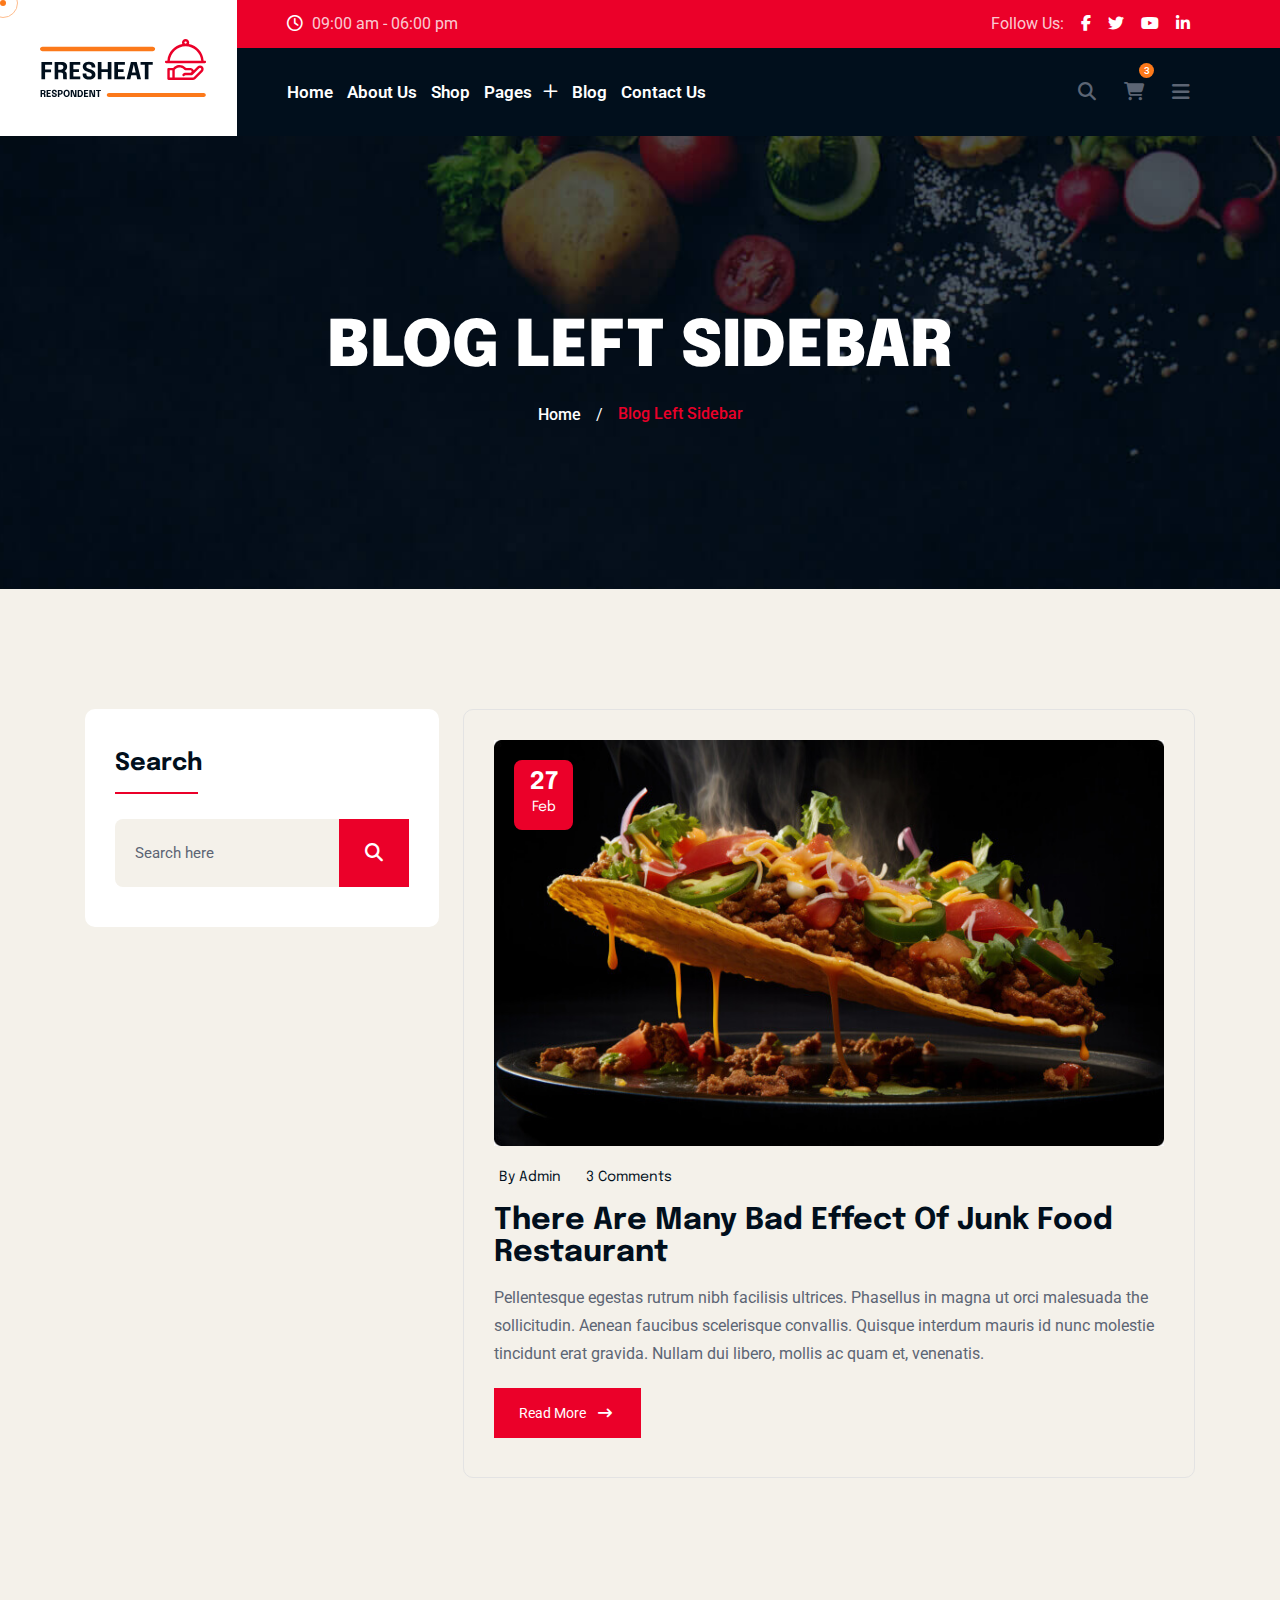
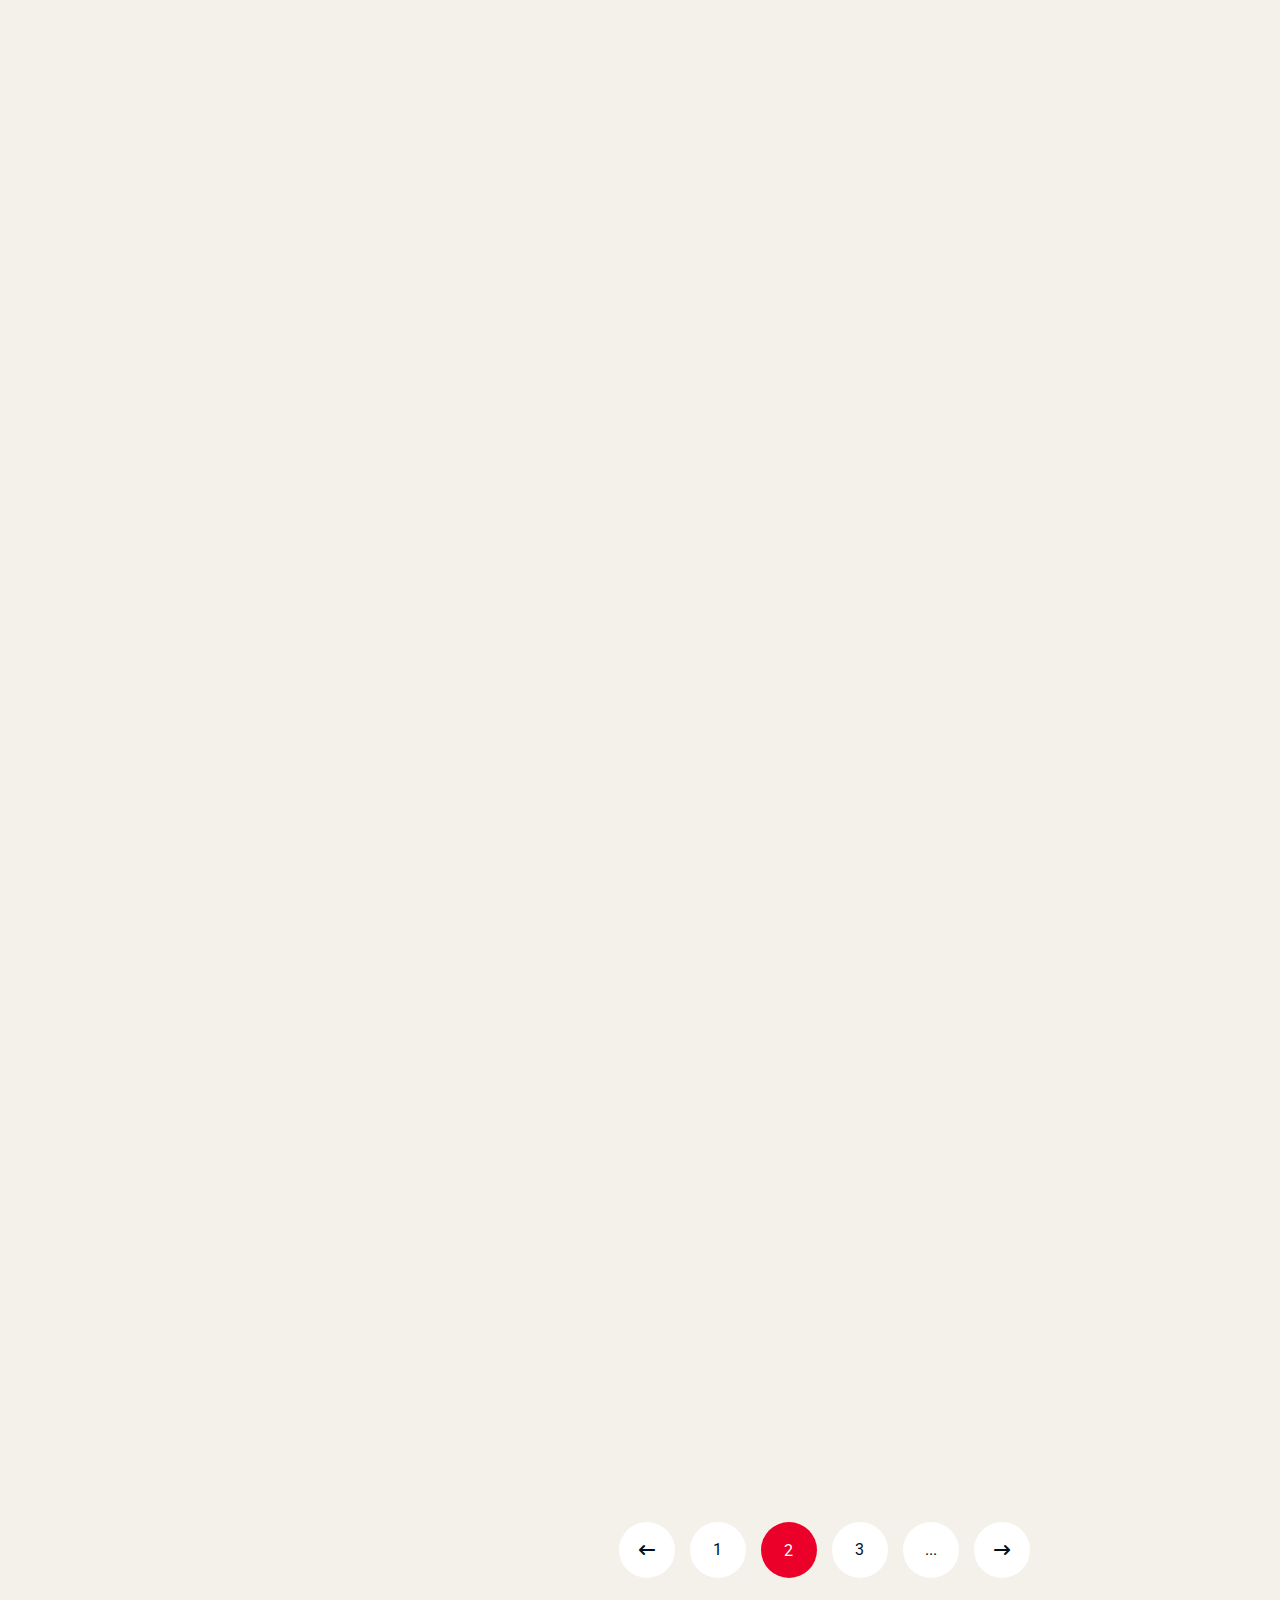
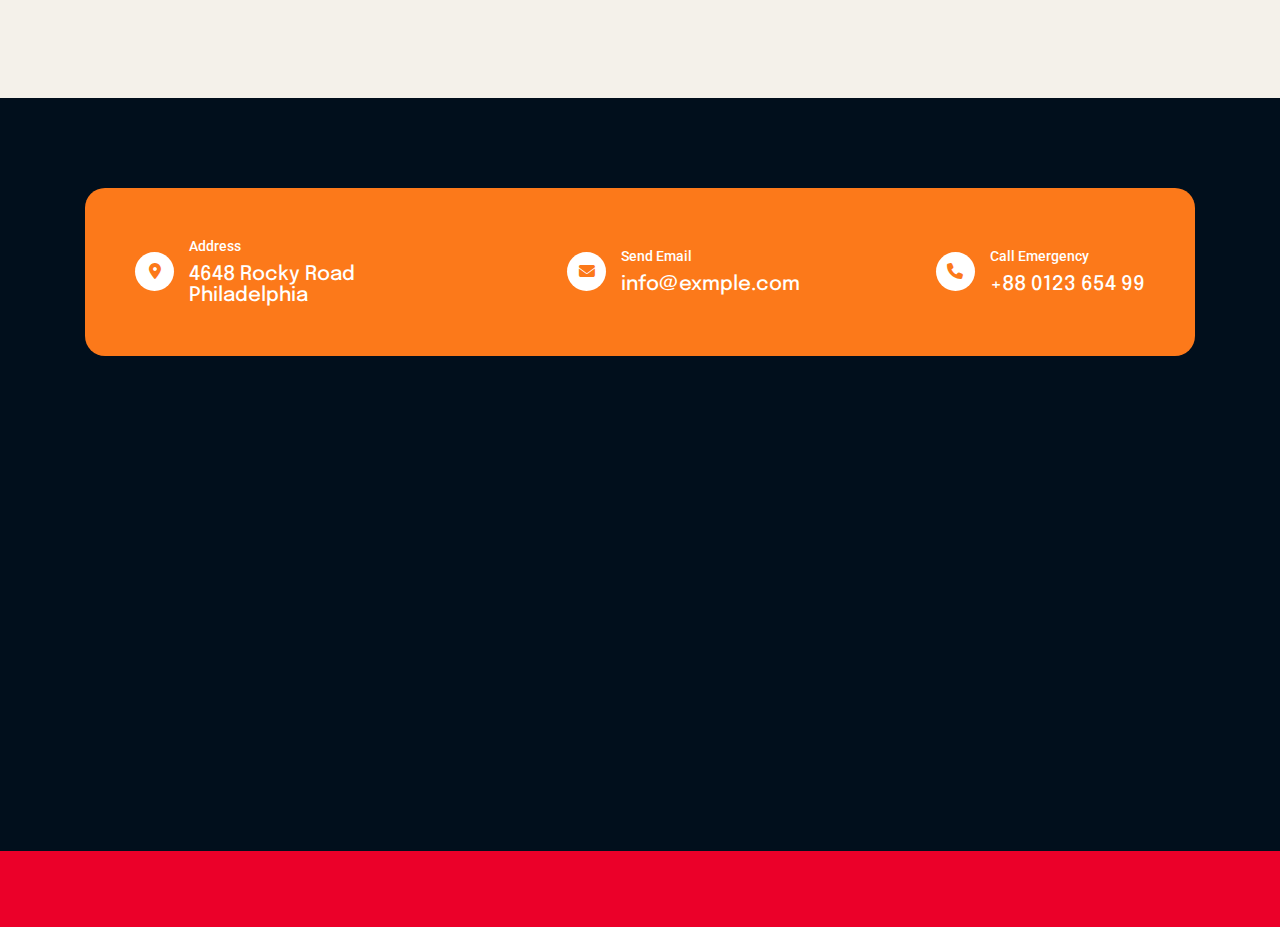
<file: blog-left-sidebar.html>
<!DOCTYPE html>
<html lang="zxx">
<!--<< Header Area >>-->

<head>
    <!-- ========== Meta Tags ========== -->
    <meta charset="UTF-8">
    <meta http-equiv="X-UA-Compatible" content="IE=edge">
    <meta name="viewport" content="width=device-width, initial-scale=1">
    <meta name="author" content="gramentheme">
    <meta name="description" content="Fresheat food & Restaurant Html Template">
    <!-- ======== Page title ============ -->
    <title>Fresheat food & Restaurant Html Template</title>
    <!--cdns link-->
   <link rel="stylesheet" href="https://cdnjs.cloudflare.com/ajax/libs/font-awesome/6.7.2/css/all.min.css" integrity="sha512-Evv84Mr4kqVGRNSgIGL/F/aIDqQb7xQ2vcrdIwxfjThSH8CSR7PBEakCr51Ck+w+/U6swU2Im1vVX0SVk9ABhg==" crossorigin="anonymous" referrerpolicy="no-referrer" />
   
    <!--<< Favcion >>-->
    <link rel="shortcut icon" href="assets/img/favicon.png">
    <!--<< Bootstrap min.css >>-->
    <link rel="stylesheet" href="assets/css/bootstrap.min.css">
    <!--<< All Min Css >>-->
    <!-- <link rel="stylesheet" href="assets/css/all.min.css"> -->
    <!--<< Animate.css >>-->
    <link rel="stylesheet" href="assets/css/animate.css">
    <!--<< Magnific Popup.css >>-->
    <link rel="stylesheet" href="assets/css/magnific-popup.css">
    <!--<< MeanMenu.css >>-->
    <link rel="stylesheet" href="assets/css/meanmenu.css">
    <!--<< Swiper Bundle.css >>-->
    <link rel="stylesheet" href="assets/css/swiper-bundle.min.css">
    <!--<< Nice Select.css >>-->
    <link rel="stylesheet" href="assets/css/nice-select.css">
    <!--<< Main.css >>-->
    <link rel="stylesheet" href="assets/css/main.css">
</head>

<body class="bg-color2">

    <!-- Preloader Start -->
    <div id="preloader" class="preloader">
        <div class="animation-preloader">
            <div class="spinner">
            </div>
            <div class="txt-loading">
                <span data-text-preloader="F" class="letters-loading">
                    F
                </span>
                <span data-text-preloader="R" class="letters-loading">
                    R
                </span>
                <span data-text-preloader="E" class="letters-loading">
                    E
                </span>
                <span data-text-preloader="S" class="letters-loading">
                    S
                </span>
                <span data-text-preloader="H" class="letters-loading">
                    H
                </span>
                <span data-text-preloader="E" class="letters-loading">
                    E
                </span>
                <span data-text-preloader="A" class="letters-loading">
                    A
                </span>
                <span data-text-preloader="T" class="letters-loading">
                    T
                </span>
            </div>
            <p class="text-center">Loading</p>
        </div>
        <div class="loader">
            <div class="row">
                <div class="col-3 loader-section section-left">
                    <div class="bg"></div>
                </div>
                <div class="col-3 loader-section section-left">
                    <div class="bg"></div>
                </div>
                <div class="col-3 loader-section section-right">
                    <div class="bg"></div>
                </div>
                <div class="col-3 loader-section section-right">
                    <div class="bg"></div>
                </div>
            </div>
        </div>
    </div>

    <!--<< Mouse Cursor Start >>-->
    <div class="mouse-cursor cursor-outer"></div>
    <div class="mouse-cursor cursor-inner"></div>

    <!-- Back To Top Start -->
    <button id="back-top" class="back-to-top">
        <i class="fa-solid fa-arrow-up"></i>
    </button>

    <!-- Offcanvas Area Start -->
    <div class="fix-area">
        <div class="offcanvas__info">
            <div class="offcanvas__wrapper">
                <div class="offcanvas__content">
                    <div class="offcanvas__top mb-5 d-flex justify-content-between align-items-center">
                        <div class="offcanvas__logo">
                            <a href="index.html">
                                <img src="assets/img/logo/logo.svg" alt="logo-img">
                            </a>
                        </div>
                        <div class="offcanvas__close">
                            <button>
                                <i class="fas fa-times"></i>
                            </button>
                        </div>
                    </div>
                    <p class="text d-none d-lg-block">
                        This involves interactions between a business and its customers. It's about meeting customers'
                        needs and resolving their problems. Effective customer service is crucial.
                    </p>
                    <div class="offcanvas-gallery-area d-none d-xl-block">
                        <div class="offcanvas-gallery-items">
                            <a href="assets/img/header/01.jpg" class="offcanvas-image img-popup">
                                <img src="assets/img/header/01.jpg" alt="gallery-img">
                            </a>
                            <a href="assets/img/header/02.jpg" class="offcanvas-image img-popup">
                                <img src="assets/img/header/02.jpg" alt="gallery-img">
                            </a>
                            <a href="assets/img/header/03.jpg" class="offcanvas-image img-popup">
                                <img src="assets/img/header/03.jpg" alt="gallery-img">
                            </a>
                        </div>
                        <div class="offcanvas-gallery-items">
                            <a href="assets/img/header/04.jpg" class="offcanvas-image img-popup">
                                <img src="assets/img/header/04.jpg" alt="gallery-img">
                            </a>
                            <a href="assets/img/header/05.jpg" class="offcanvas-image img-popup">
                                <img src="assets/img/header/05.jpg" alt="gallery-img">
                            </a>
                            <a href="assets/img/header/06.jpg" class="offcanvas-image img-popup">
                                <img src="assets/img/header/06.jpg" alt="gallery-img">
                            </a>
                        </div>
                    </div>
                    <div class="mobile-menu fix mb-3"></div>
                    <div class="offcanvas__contact">
                        <h4>Contact Info</h4>
                        <ul>
                            <li class="d-flex align-items-center">
                                <div class="offcanvas__contact-icon">
                                    <i class="fa-solid fa-location-dot"></i>
                                </div>
                                <div class="offcanvas__contact-text">
                                    <a target="_blank" href="#">Main Street, Melbourne, Australia</a>
                                </div>
                            </li>
                            <li class="d-flex align-items-center">
                                <div class="offcanvas__contact-icon mr-15">
                                    <i class="fa-regular fa-envelope"></i>
                                </div>
                                <div class="offcanvas__contact-text">
                                    <a href="tel:+013-003-003-9993"><span
                                            class="mailto:info@enofik.com">info@fresheat.com</span></a>
                                </div>
                            </li>
                            <li class="d-flex align-items-center">
                                <div class="offcanvas__contact-icon mr-15">
                                    <i class="fa-regular fa-clock"></i>
                                </div>
                                <div class="offcanvas__contact-text">
                                    <a target="_blank" href="#">Mod-friday, 09am -05pm</a>
                                </div>
                            </li>
                            <li class="d-flex align-items-center">
                                <div class="offcanvas__contact-icon mr-15">
                                    <i class="fa-solid fa-phone"></i>
                                </div>
                                <div class="offcanvas__contact-text">
                                    <a href="tel:+11002345909">+11002345909</a>
                                </div>
                            </li>
                        </ul>
                        <div class="header-button mt-4">
                            <a href="shop.html" class="theme-btn">
                                <span class="button-content-wrapper d-flex align-items-center justify-content-center">
                                    <span class="button-icon"><i
                                            class="fa-sharp fa-solid fa-cart-shopping bg-transparent text-white me-2"></i></span>
                                    <span class="button-text">ORDER NOW</span>
                                </span>
                            </a>
                        </div>
                        <div class="social-icon d-flex align-items-center">
                            <a href="#"><i class="fab fa-facebook-f"></i></a>
                            <a href="#"><i class="fab fa-twitter"></i></a>
                            <a href="#"><i class="fab fa-youtube"></i></a>
                            <a href="#"><i class="fab fa-linkedin-in"></i></a>
                        </div>
                    </div>
                </div>
            </div>
        </div>
    </div>
    <div class="offcanvas__overlay"></div>

    <!-- Header Section Start -->
    <header class="header-section">
        <div class="black-bg"></div>
        <div class="red-bg"></div>
        <div class="container-fluid">
            <div class="main-header-wrapper">
                <div class="logo-image">
                    <a href="index.html">
                        <img src="assets/img/logo/logo.svg" alt="img">
                    </a>
                </div>
                <div class="main-header-items">
                    <div class="header-top-wrapper">
                        <span><i class="fa-regular fa-clock"></i> 09:00 am - 06:00 pm</span>
                        <div class="social-icon d-flex align-items-center">
                            <span>Follow Us:</span>
                            <a href="#"><i class="fab fa-facebook-f"></i></a>
                            <a href="#"><i class="fab fa-twitter"></i></a>
                            <a href="#"><i class="fab fa-youtube"></i></a>
                            <a href="#"><i class="fab fa-linkedin-in"></i></a>
                        </div>
                    </div>
                     <div id="header-sticky" class="header-1">
                        <div class="mega-menu-wrapper">
                            <div class="header-main">
                                <div class="logo">
                                    <a href="index.html" class="header-logo">
                                        <img src="assets/img/logo/logo.svg" alt="logo-img">
                                    </a>
                                </div>
                                <div class="header-left">
                                    <div class="mean__menu-wrapper">
                                        <div class="main-menu">
                                            <nav id="mobile-menu">
                                                <ul>
                                                    <li class="has-dropdown active menu-thumb">
                                                        <a href="index.html">
                                                            Home
                                                            
                                                        </a>
                                                       
                                                    </li>
                                                    
                                                    <li class="has-dropdown">
                                                        <a href="about.html">
                                                            About Us
                                                           
                                                        </a>
                                                        
                                                    </li>
                                                    <li>
                                                        <a href="shop.html">
                                                            Shop
                                                            
                                                        </a>
                                                        
                                                    </li>
                                                    <li class="has-dropdown">
                                                        <a href="#">
                                                            Pages
                                                            <i class="fa-regular fa-plus"></i>
                                                        </a>
                                                        <ul class="submenu">
                                                            <li class="has-dropdown">
                                                                <a href="chef-details2.html">
                                                                    Chef                                                                    
                                                                </a>                                                                
                                                            </li>
                                                            <li class="has-dropdown">
                                                                <a href="menu2.html">
                                                                    Food Menu
                                                                </a>
                                                            </li>
                                                            <li><a href="gallery.html">Gallery</a></li>
                                                            <li class="has-dropdown">
                                                                <a href="service-details.html">
                                                                    Services
                                                                </a>                                                              
                                                            </li>
                                                            <li><a href="reservation.html">Reservation</a></li>
                                                            <li><a href="faq.html">Faq's</a></li>
                                                            <li><a href="account.html">My Account</a></li>
                                                        </ul>
                                                    </li>
                                                    <li>
                                                        <a href="blog-left-sidebar.html">
                                                            Blog
                                                        </a>                                                       
                                                    </li>
                                                    <li>
                                                        <a href="contact.html">
                                                            Contact Us                                                           
                                                        </a>                                                      
                                                    </li>
                                                </ul>
                                            </nav>
                                        </div>
                                    </div>
                                </div>
                                <div class="header-right d-flex justify-content-end align-items-center">
                                    <a href="#0" class="search-trigger search-icon"><i class="fa-solid fa-magnifying-glass"></i></a>
                                    <div class="header__cart">
                                        <a href="#"> <i class="fa-sharp fa-solid fa-cart-shopping"></i> </a>
                                        <div class="header__right__dropdown__wrapper">
                                            <div class="header__right__dropdown__inner">
                                                <div class="single__header__right__dropdown">

                                                    <div class="header__right__dropdown__img">
                                                        <a href="#">
                                                            <img loading="lazy"
                                                                src="assets/img/blog/blogRecentThumb3_1.png"
                                                                alt="photo">
                                                        </a>
                                                    </div>
                                                    <div class="header__right__dropdown__content">

                                                        <a href="shop.html">Fried Chicken</a>
                                                        <p>1 x <span class="price">$ 80.00</span></p>

                                                    </div>
                                                    <div class="header__right__dropdown__close">
                                                        <a href="#"><i class="icofont-close-line"></i></a>
                                                    </div>
                                                </div>

                                                <div class="single__header__right__dropdown">

                                                    <div class="header__right__dropdown__img">
                                                        <a href="#">
                                                            <img loading="lazy"
                                                                src="assets/img/blog/blogRecentThumb3_2.png"
                                                                alt="photo">
                                                        </a>
                                                    </div>
                                                    <div class="header__right__dropdown__content">

                                                        <a href="shop.html">Fried Noodles</a>
                                                        <p>1 x <span class="price">$ 60.00</span></p>

                                                    </div>
                                                    <div class="header__right__dropdown__close">
                                                        <a href="#"><i class="icofont-close-line"></i></a>
                                                    </div>
                                                </div>

                                                <div class="single__header__right__dropdown">

                                                    <div class="header__right__dropdown__img">
                                                        <a href="#">
                                                            <img loading="lazy"
                                                                src="assets/img/blog/blogRecentThumb3_3.png"
                                                                alt="photo">
                                                        </a>
                                                    </div>
                                                    <div class="header__right__dropdown__content">

                                                        <a href="shop.html">Special Pasta</a>
                                                        <p>1 x <span class="price">$ 70.00</span></p>

                                                    </div>
                                                    <div class="header__right__dropdown__close">
                                                        <a href="#"><i class="icofont-close-line"></i></a>
                                                    </div>
                                                </div>
                                            </div>

                                            <p class="dropdown__price">Total: <span>$1,100.00</span>
                                            </p>
                                            <div class="header__right__dropdown__button">
                                                <a href="cart.html" class="theme-btn mb-2">View Cart</a>
                                                <a href="checkout.html" class="theme-btn style3">Checkout</a>
                                            </div>
                                        </div>
                                    </div>

                                    <a class="theme-btn" href="menu.html">ORDER NOW <i
                                            class="fa-sharp fa-solid fa-arrow-right"></i></a>
                                    <div class="header__hamburger d-xl-block my-auto">
                                        <div class="sidebar__toggle">
                                            <i class="fas fa-bars"></i>
                                        </div>
                                    </div>
                                </div>
                            </div>
                        </div>
                    </div>
                </div>
            </div>
        </div>
    </header>


    <!-- Search Area Start -->
    <div class="search-wrap">
        <div class="search-inner">
            <i class="fas fa-times search-close" id="search-close"></i>
            <div class="search-cell">
                <form method="get">
                    <div class="search-field-holder">
                        <input type="search" class="main-search-input" placeholder="Search...">
                    </div>
                </form>
            </div>
        </div>
    </div>

    <!-- Breadcumb Section   S T A R T -->
    <div class="breadcumb-section">
        <div class="breadcumb-wrapper">
            <div class="container">
                <div class="row">
                    <div class="col-12">
                        <div class="breadcumb-content">
                            <h1 class="breadcumb-title">Blog Left Sidebar</h1>
                            <ul class="breadcumb-menu">
                                <li><a href="index.html">Home</a></li>
                                <li class="text-white">/</li>
                                <li class="active">Blog Left Sidebar</li>
                            </ul>
                        </div>
                    </div>
                </div>
            </div>
        </div>
    </div>

    <!-- Blog Section    S T A R T -->
    <section class="news-standard section-padding fix">
        <div class="container">
            <div class="row g-4">
                <div class="col-12 col-lg-4">
                    <div class="main-sidebar2">
                        <div class="single-sidebar-widget wow fadeInUp" data-wow-delay=".2s">
                            <div class="wid-title">
                                <h3>Search</h3>
                            </div>
                            <div class="search-widget">
                                <form action="#">
                                    <input type="text" placeholder="Search here">
                                    <button type="submit"><i class="fa-sharp  fa-solid fa-magnifying-glass"></i></button>
                                </form>
                            </div>
                        </div>
                        <div class="single-sidebar-widget wow fadeInUp" data-wow-delay=".4s">
                            <div class="wid-title">
                                <h3>Categories</h3>
                            </div>
                            <div class="news-widget-categories">
                                <ul>
                                    <li><a href="blog-standard.html">Breakfast <span>(08)</span></a></li>
                                    <li><a href="blog-standard.html">Restaurant <span>(11)</span></a></li>
                                    <li class="active"><a href="blog-standard.html">Dinner <span>(12)</span></a></li>
                                    <li><a href="blog-standard.html">Fast Food <span>(18)</span></a></li>
                                    <li><a href="blog-standard.html">Launch<span>(07)</span></a></li>
                                </ul>
                            </div>
                        </div>
                        <div class="single-sidebar-widget wow fadeInUp" data-wow-delay=".6s">
                            <div class="wid-title">
                                <h3>Recent Post</h3>
                            </div>
                            <div class="recent-post-area">
                                <div class="recent-items">
                                    <div class="recent-thumb">
                                        <img src="assets/img/blog/blogRecentThumb3_1.png" alt="img">
                                    </div>
                                    <div class="recent-content">
                                        <ul>
                                            <li>
                                                <img src="assets/img/icon/calendarIcon.png" alt="icon">
                                                18 Dec, 2024
                                            </li>
                                        </ul>
                                        <h6>
                                            <a href="blog-details.html">
                                                Avoid Health Risk Food &amp; <br>
                                                Endure High Availability
                                            </a>
                                        </h6>
                                    </div>
                                </div>
                                <div class="recent-items">
                                    <div class="recent-thumb">
                                        <img src="assets/img/blog/blogRecentThumb3_2.png" alt="img">
                                    </div>
                                    <div class="recent-content">
                                        <ul>
                                            <li>
                                                <img src="assets/img/icon/calendarIcon.png" alt="icon">
                                                18 Dec, 2024
                                            </li>
                                        </ul>
                                        <h6>
                                            <a href="blog-details.html">
                                                Tacking the Condition of <br>
                                                Your Fresh Mind
                                            </a>
                                        </h6>
                                    </div>
                                </div>
                                <div class="recent-items">
                                    <div class="recent-thumb">
                                        <img src="assets/img/blog/blogRecentThumb3_3.png" alt="img">
                                    </div>
                                    <div class="recent-content">
                                        <ul>
                                            <li>
                                                <img src="assets/img/icon/calendarIcon.png" alt="icon">
                                                18 Dec, 2024
                                            </li>
                                        </ul>
                                        <h6>
                                            <a href="blog-details.html">
                                                What’s the Holding Back <br>
                                                the Food Solution
                                            </a>
                                        </h6>
                                    </div>
                                </div>
                            </div>
                        </div>
                        <div class="single-sidebar-widget wow fadeInUp" data-wow-delay=".9s">
                            <div class="wid-title">
                                <h3>Tags</h3>
                            </div>
                            <div class="news-widget-categories">
                                <div class="tagcloud">
                                    <a href="blog-standard.html">Cheese</a>
                                    <a class="active" href="blog-standard.html">Cocktail</a>
                                    <a href="blog-standard.html">Drink</a>
                                    <a href="blog-standard.html">Uncategorized</a>
                                    <a href="blog-standard.html">Pizza</a>
                                    <a href="blog-standard.html">Non Veg</a>
                                </div>
                            </div>
                        </div>
                    </div>
                </div>
                <div class="col-12 col-lg-8">
                    <div class="news-standard-wrapper">
                        <div class="news-standard-items wow fadeInUp" data-wow-delay=".2s">
                            <div class="news-thumb">
                                <img src="assets/img/blog/blogThumb2_1.jpg" alt="img">
                                <div class="post-date">
                                    <h3>
                                        27 <br>
                                        <span>Feb</span>
                                    </h3>
                                </div>
                            </div>
                            <div class="news-content">
                                <ul>
                                    <li>
                                        <i class="fa-light fa-user"></i>
                                        By Admin
                                    </li>
                                    <li>
                                        <i class="fa-light fa-comments"></i>
                                        3 Comments
                                    </li>
                                </ul>
                                <h3>
                                    <a href="blog-details.html">There are many Bad Effect Of junk food Restaurant</a>
                                </h3>
                                <p class="mb-3">
                                    Pellentesque egestas rutrum nibh facilisis ultrices. Phasellus in magna ut orci
                                    malesuada the sollicitudin. Aenean faucibus scelerisque convallis. Quisque interdum
                                    mauris id nunc molestie tincidunt erat gravida. Nullam dui libero, mollis ac quam
                                    et, venenatis.
                                </p>
                                <a href="blog-details.html" class="theme-btn mt-1">
                                    Read More
                                    <i class="fa-solid fa-arrow-right-long  bg-transparent text-white"></i>
                                </a>
                            </div>
                        </div>
                        <div class="news-standard-items wow fadeInUp" data-wow-delay=".4s">
                            <div class="news-thumb">
                                <img src="assets/img/blog/blogThumb2_2.jpg" alt="img">
                                <div class="post-date">
                                    <h3>
                                        19 <br>
                                        <span>Feb</span>
                                    </h3>
                                </div>
                            </div>
                            <div class="news-content">
                                <ul>
                                    <li>
                                        <i class="fa-light fa-user"></i>
                                        By Admin
                                    </li>
                                    <li>
                                        <i class="fa-light fa-comments"></i>
                                        2 Comments
                                    </li>
                                </ul>
                                <h3>
                                    <a href="blog-details.html">There are many variations of Foods are available</a>
                                </h3>
                                <p class="mb-3">
                                    Pellentesque egestas rutrum nibh facilisis ultrices. Phasellus in magna ut orci
                                    malesuada the sollicitudin. Aenean faucibus scelerisque convallis. Quisque interdum
                                    mauris id nunc molestie tincidunt erat gravida. Nullam dui libero, mollis ac quam
                                    et, venenatis.
                                </p>
                                <a href="blog-details.html" class="theme-btn">
                                    Read More
                                    <i class="fa-solid fa-arrow-right-long  bg-transparent text-white"></i>
                                </a>
                            </div>
                        </div>
                        <div class="news-standard-items wow fadeInUp" data-wow-delay=".6s">
                            <div class="news-thumb">
                                <img src="assets/img/blog/blogThumb2_3.jpg" alt="img">
                                <div class="post-date">
                                    <h3>
                                        28 <br>
                                        <span>Feb</span>
                                    </h3>
                                </div>
                            </div>
                            <div class="news-content">
                                <ul>
                                    <li>
                                        <i class="fa-light fa-user"></i>
                                        By Admin
                                    </li>
                                    <li>
                                        <i class="fa-light fa-comments"></i>
                                        0 Comments
                                    </li>
                                </ul>
                                <h3>
                                    <a href="blog-details.html">Avoid Health Risk Food Endure High Availability</a>
                                </h3>
                                <p class="mb-3">
                                    Pellentesque egestas rutrum nibh facilisis ultrices. Phasellus in magna ut orci
                                    malesuada the sollicitudin. Aenean faucibus scelerisque convallis. Quisque interdum
                                    mauris id nunc molestie tincidunt erat gravida. Nullam dui libero, mollis ac quam
                                    et, venenatis.
                                </p>
                                <a href="blog-details.html" class="theme-btn mt-1">
                                    Read More
                                    <i class="fa-solid fa-arrow-right-long  bg-transparent text-white"></i>
                                </a>
                            </div>
                        </div>
                        <div class="page-nav-wrap text-center">
                            <ul>
                                <li><a class="previous" href="blog-standard.html"><i
                                            class="fa-solid fa-arrow-left-long"></i></a></li>
                                <li><a class="page-numbers" href="blog-standard.html">1</a></li>
                                <li><a class="page-numbers active" href="blog-standard.html">2</a></li>
                                <li><a class="page-numbers" href="blog-standard.html">3</a></li>
                                <li><a class="page-numbers" href="blog-standard.html">...</a></li>
                                <li><a class="next" href="blog-standard.html"> <i
                                            class="fa-solid fa-arrow-right-long"></i> </a></li>
                            </ul>
                        </div>
                    </div>
                </div>
            </div>
        </div>
    </section>


    <!-- Footer Section    S T A R T -->
    <footer class="footer-section bg-title fix">
        <div class="footer-widgets-wrapper">
            <div class="shape1 float-bob-y d-none d-xxl-block"><img src="assets/img/shape/footerShape1_1.png"
                    alt="shape"></div>
            <div class="shape2 d-none d-xxl-block"><img src="assets/img/shape/footerShape1_2.png" alt="shape"></div>
            <div class="shape3 d-none d-xxl-block"><img src="assets/img/shape/footerShape1_3.png" alt="shape"></div>
            <div class="shape4  d-none d-xxl-block"><img src="assets/img/shape/footerShape1_4.png" alt="shape"></div>
            <div class="container">
                <div class="footer-top">
                    <div class="row gy-4">
                        <div class="col-lg-4">
                            <div class="fancy-box">
                                <div class="item1"><i class="fa-solid fa-location-dot"></i></div>
                                <div class="item2">
                                    <h6>address</h6>
                                    <p>4648 Rocky Road Philadelphia </p>
                                </div>
                            </div>
                        </div>
                        <div class="col-lg-4 d-flex justify-content-start justify-content-lg-end">
                            <div class="fancy-box">
                                <div class="item1"><i class="fa-solid fa-envelope"></i></div>
                                <div class="item2">
                                    <h6>send email</h6>
                                    <p>info@exmple.com</p>
                                </div>
                            </div>
                        </div>
                        <div class="col-lg-4 d-flex justify-content-start justify-content-lg-end">
                            <div class="fancy-box">
                                <div class="item1"><i class="fa-solid fa-phone"></i></div>
                                <div class="item2">
                                    <h6>call emergency</h6>
                                    <p>+88 0123 654 99</p>
                                </div>
                            </div>
                        </div>
                    </div>
                </div>

                <div class="row">
                    <div class="col-xl-3 col-lg-4 col-md-6 wow fadeInUp" data-wow-delay=".2s">
                        <div class="single-footer-widget">
                            <div class="widget-head">
                                <a href="index.html">
                                    <img src="assets/img/logo/logoWhite.svg" alt="logo-img">
                                </a>
                            </div>
                            <div class="footer-content">
                                <p>
                                    Phasellus ultricies aliquam volutpat ullamcorper laoreet neque, a lacinia
                                    curabitur
                                    lacinia mollis
                                </p>
                                <div class="social-icon d-flex align-items-center">
                                    <a href="#"><i class="fab fa-facebook-f"></i></a>
                                    <a href="#"><i class="fab fa-twitter"></i></a>
                                    <a href="#"><i class="fa-brands fa-linkedin-in"></i></a>
                                    <a href="#"><i class="fa-brands fa-youtube"></i></a>
                                </div>
                            </div>
                        </div>
                    </div>
                    <div class="col-xl-3 col-lg-4 col-md-6 ps-xl-5 wow fadeInUp" data-wow-delay=".4s">
                        <div class="single-footer-widget">
                            <div class="widget-head">
                                <h3>Quick Links</h3>
                            </div>
                            <ul class="list-area">
                                <li>
                                    <a href="about.html">
                                        <i class="fa-solid fa-chevrons-right"></i>
                                        About Us
                                    </a>
                                </li>
                                <li>
                                    <a href="gallery.html">
                                        <i class="fa-solid fa-chevrons-right"></i>
                                        Our Gallery
                                    </a>
                                </li>
                                <li>
                                    <a href="blog.html">
                                        <i class="fa-solid fa-chevrons-right"></i>
                                        Our Blogs
                                    </a>
                                </li>
                                <li>
                                    <a href="faq.html">
                                        <i class="fa-solid fa-chevrons-right"></i>
                                        FAQ’S
                                    </a>
                                </li>
                                <li>
                                    <a href="contact.html">
                                        <i class="fa-solid fa-chevrons-right"></i>
                                        Contact Us
                                    </a>
                                </li>
                            </ul>
                        </div>
                    </div>
                    <div class="col-xl-3 col-lg-4 col-md-6 ps-xl-5 wow fadeInUp" data-wow-delay=".4s">
                        <div class="single-footer-widget">
                            <div class="widget-head">
                                <h3>Our Menu</h3>
                            </div>
                            <ul class="list-area">
                                <li>
                                    <a href="menu.html">
                                        <i class="fa-solid fa-chevrons-right"></i>
                                        Burger King
                                    </a>
                                </li>
                                <li>
                                    <a href="menu.html">
                                        <i class="fa-solid fa-chevrons-right"></i>
                                        Pizza king
                                    </a>
                                </li>
                                <li>
                                    <a href="menu.html">
                                        <i class="fa-solid fa-chevrons-right"></i>
                                        Fresh Food
                                    </a>
                                </li>
                                <li>
                                    <a href="menu.html">
                                        <i class="fa-solid fa-chevrons-right"></i>
                                        Vegetable
                                    </a>
                                </li>
                                <li>
                                    <a href="menu.html">
                                        <i class="fa-solid fa-chevrons-right"></i>
                                        Desserts
                                    </a>
                                </li>
                            </ul>
                        </div>
                    </div>
                    <div class="col-xl-3 col-lg-4 col-md-6 ps-xl-5 wow fadeInUp" data-wow-delay=".4s">
                        <div class="single-footer-widget">
                            <div class="widget-head">
                                <h3>Contact Us</h3>
                            </div>
                            <ul class="list-area">
                                <li class="mb-2">
                                    Monday – Friday: <span class="text-theme-color2"> 8am – 4pm </span>
                                </li>
                                <li>
                                    Saturday: <span class="text-theme-color2"> 8am – 12am </span>
                                </li>
                            </ul>
                            <form action="#" class="mt-4">
                                <div class="form-control">
                                    <input class="email" type="email" placeholder="Your email address">
                                    <button type="submit" class="submit-btn"><i
                                            class="fa-solid fa-arrow-right-long"></i></button>
                                </div>
                                <div class="form-control style2 mt-3">
                                    <input id="checkbox" name="checkbox" type="checkbox">
                                    <label for="checkbox">I agree to the <a href="contact.html">Privacy Policy.
                                        </a></label>
                                </div>
                            </form>
                        </div>
                    </div>
                </div>
            </div>
        </div>
        <div class="footer-bottom">
            <div class="container">
                <div class="footer-wrapper d-flex align-items-center justify-content-between">
                    <p class="wow fadeInLeft" data-wow-delay=".3s">
                        © All Copyright 2024 by <a href="index.html">FreshEat</a>
                    </p>
                    <ul class="brand-logo wow fadeInRight" data-wow-delay=".5s">
                        <li>
                            <a class="text-white" href="contact.html">
                                Terms & Condition
                            </a>
                        </li>
                        <li>
                            <a class="text-white" href="contact.html">
                                Privacy Policy
                            </a>
                        </li>
                    </ul>
                </div>
            </div>
        </div>
    </footer>




    <!--<< All JS Plugins >>-->
    <script src="assets/js/jquery-3.7.1.min.js"></script>
    <!--<< Bootstrap Js >>-->
    <script src="assets/js/bootstrap.bundle.min.js"></script>
    <!--<< Waypoints Js >>-->
    <script src="assets/js/jquery.waypoints.js"></script>
    <!--<< Counterup Js >>-->
    <script src="assets/js/jquery.counterup.min.js"></script>
    <!--<< Viewport Js >>-->
    <script src="assets/js/viewport.jquery.js"></script>
    <!--<< Magnific popup Js >>-->
    <script src="assets/js/magnific-popup.min.js"></script>
    <!--<< Tilt Js >>-->
    <script src="assets/js/tilt.min.js"></script>
    <!--<< Swiper Slider Js >>-->
    <script src="assets/js/swiper-bundle.min.js"></script>
    <!--<< MeanMenu Js >>-->
    <script src="assets/js/jquery.meanmenu.min.js"></script>
    <!--<< Wow Animation Js >>-->
    <script src="assets/js/wow.min.js"></script>
    <!--<< Nice Select Js >>-->
    <script src="assets/js/nice-select.min.js"></script>
    <!--<< Main.js >>-->
    <script src="assets/js/main.js"></script>
</body>

</html>
</file>
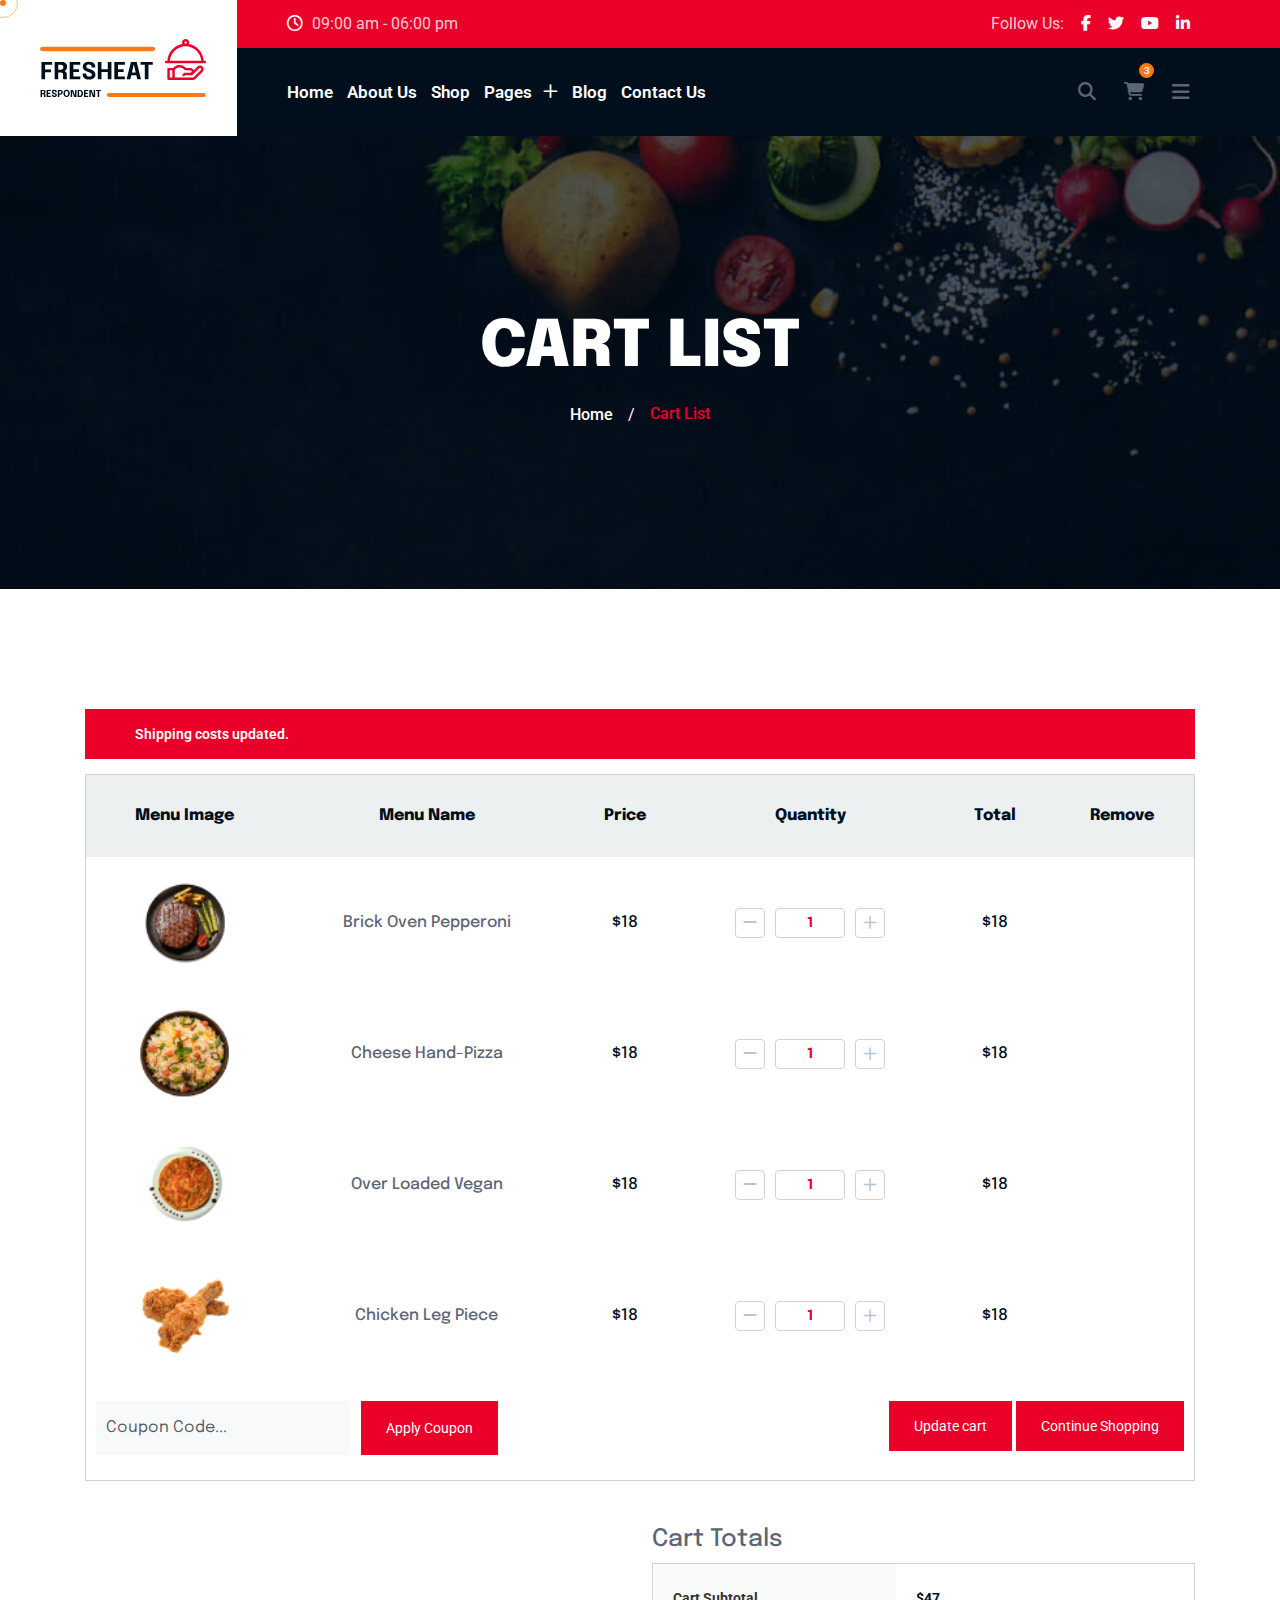
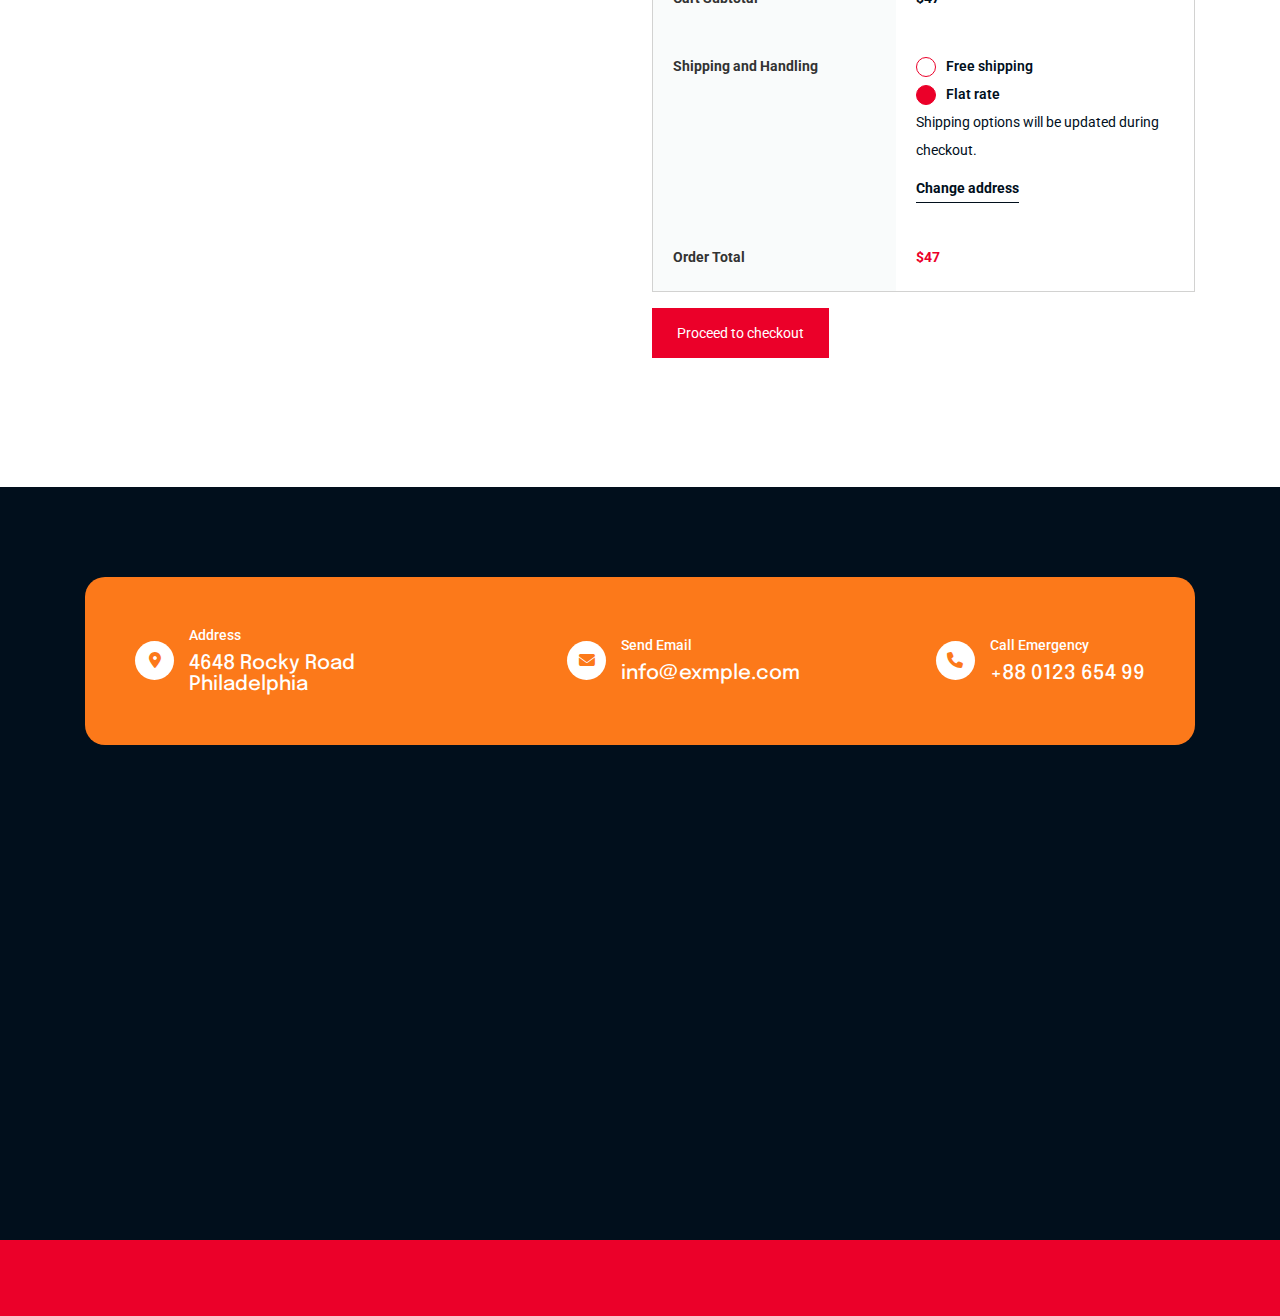
<file: cart.html>
<!DOCTYPE html>
<html lang="zxx">
<!--<< Header Area >>-->

<head>
    <!-- ========== Meta Tags ========== -->
    <meta charset="UTF-8">
    <meta http-equiv="X-UA-Compatible" content="IE=edge">
    <meta name="viewport" content="width=device-width, initial-scale=1">
    <meta name="author" content="gramentheme">
    <meta name="description" content="Fresheat food & Restaurant Html Template">
    <!-- ======== Page title ============ -->
    <title>Fresheat food & Restaurant Html Template</title>
    <!--cdns link-->
   <link rel="stylesheet" href="https://cdnjs.cloudflare.com/ajax/libs/font-awesome/6.7.2/css/all.min.css" integrity="sha512-Evv84Mr4kqVGRNSgIGL/F/aIDqQb7xQ2vcrdIwxfjThSH8CSR7PBEakCr51Ck+w+/U6swU2Im1vVX0SVk9ABhg==" crossorigin="anonymous" referrerpolicy="no-referrer" />
   
    <!--<< Favcion >>-->
    <link rel="shortcut icon" href="assets/img/favicon.png">
    <!--<< Bootstrap min.css >>-->
    <link rel="stylesheet" href="assets/css/bootstrap.min.css">
    <!--<< All Min Css >>-->
    <!-- <link rel="stylesheet" href="assets/css/all.min.css"> -->
    <!--<< Animate.css >>-->
    <link rel="stylesheet" href="assets/css/animate.css">
    <!--<< Magnific Popup.css >>-->
    <link rel="stylesheet" href="assets/css/magnific-popup.css">
    <!--<< MeanMenu.css >>-->
    <link rel="stylesheet" href="assets/css/meanmenu.css">
    <!--<< Swiper Bundle.css >>-->
    <link rel="stylesheet" href="assets/css/swiper-bundle.min.css">
    <!--<< Nice Select.css >>-->
    <link rel="stylesheet" href="assets/css/nice-select.css">
    <!--<< Main.css >>-->
    <link rel="stylesheet" href="assets/css/main.css">
</head>

<body class="bg-color2">

    <!-- Preloader Start -->
    <div id="preloader" class="preloader">
        <div class="animation-preloader">
            <div class="spinner">
            </div>
            <div class="txt-loading">
                <span data-text-preloader="F" class="letters-loading">
                    F
                </span>
                <span data-text-preloader="R" class="letters-loading">
                    R
                </span>
                <span data-text-preloader="E" class="letters-loading">
                    E
                </span>
                <span data-text-preloader="S" class="letters-loading">
                    S
                </span>
                <span data-text-preloader="H" class="letters-loading">
                    H
                </span>
                <span data-text-preloader="E" class="letters-loading">
                    E
                </span>
                <span data-text-preloader="A" class="letters-loading">
                    A
                </span>
                <span data-text-preloader="T" class="letters-loading">
                    T
                </span>
            </div>
            <p class="text-center">Loading</p>
        </div>
        <div class="loader">
            <div class="row">
                <div class="col-3 loader-section section-left">
                    <div class="bg"></div>
                </div>
                <div class="col-3 loader-section section-left">
                    <div class="bg"></div>
                </div>
                <div class="col-3 loader-section section-right">
                    <div class="bg"></div>
                </div>
                <div class="col-3 loader-section section-right">
                    <div class="bg"></div>
                </div>
            </div>
        </div>
    </div>

    <!--<< Mouse Cursor Start >>-->
    <div class="mouse-cursor cursor-outer"></div>
    <div class="mouse-cursor cursor-inner"></div>

    <!-- Back To Top Start -->
    <button id="back-top" class="back-to-top">
        <i class="fa-solid fa-arrow-up"></i>
    </button>

    <!-- Offcanvas Area Start -->
    <div class="fix-area">
        <div class="offcanvas__info">
            <div class="offcanvas__wrapper">
                <div class="offcanvas__content">
                    <div class="offcanvas__top mb-5 d-flex justify-content-between align-items-center">
                        <div class="offcanvas__logo">
                            <a href="index.html">
                                <img src="assets/img/logo/logo.svg" alt="logo-img">
                            </a>
                        </div>
                        <div class="offcanvas__close">
                            <button>
                                <i class="fas fa-times"></i>
                            </button>
                        </div>
                    </div>
                    <p class="text d-none d-lg-block">
                        This involves interactions between a business and its customers. It's about meeting customers'
                        needs and resolving their problems. Effective customer service is crucial.
                    </p>
                    <div class="offcanvas-gallery-area d-none d-xl-block">
                        <div class="offcanvas-gallery-items">
                            <a href="assets/img/header/01.jpg" class="offcanvas-image img-popup">
                                <img src="assets/img/header/01.jpg" alt="gallery-img">
                            </a>
                            <a href="assets/img/header/02.jpg" class="offcanvas-image img-popup">
                                <img src="assets/img/header/02.jpg" alt="gallery-img">
                            </a>
                            <a href="assets/img/header/03.jpg" class="offcanvas-image img-popup">
                                <img src="assets/img/header/03.jpg" alt="gallery-img">
                            </a>
                        </div>
                        <div class="offcanvas-gallery-items">
                            <a href="assets/img/header/04.jpg" class="offcanvas-image img-popup">
                                <img src="assets/img/header/04.jpg" alt="gallery-img">
                            </a>
                            <a href="assets/img/header/05.jpg" class="offcanvas-image img-popup">
                                <img src="assets/img/header/05.jpg" alt="gallery-img">
                            </a>
                            <a href="assets/img/header/06.jpg" class="offcanvas-image img-popup">
                                <img src="assets/img/header/06.jpg" alt="gallery-img">
                            </a>
                        </div>
                    </div>
                    <div class="mobile-menu fix mb-3"></div>
                    <div class="offcanvas__contact">
                        <h4>Contact Info</h4>
                        <ul>
                            <li class="d-flex align-items-center">
                                <div class="offcanvas__contact-icon">
                                    <i class="fa-solid fa-location-dot"></i>
                                </div>
                                <div class="offcanvas__contact-text">
                                    <a target="_blank" href="#">Main Street, Melbourne, Australia</a>
                                </div>
                            </li>
                            <li class="d-flex align-items-center">
                                <div class="offcanvas__contact-icon mr-15">
                                    <i class="fa-regular fa-envelope"></i>
                                </div>
                                <div class="offcanvas__contact-text">
                                    <a href="tel:+013-003-003-9993"><span
                                            class="mailto:info@enofik.com">info@fresheat.com</span></a>
                                </div>
                            </li>
                            <li class="d-flex align-items-center">
                                <div class="offcanvas__contact-icon mr-15">
                                    <i class="fa-regular fa-clock"></i>
                                </div>
                                <div class="offcanvas__contact-text">
                                    <a target="_blank" href="#">Mod-friday, 09am -05pm</a>
                                </div>
                            </li>
                            <li class="d-flex align-items-center">
                                <div class="offcanvas__contact-icon mr-15">
                                    <i class="fa-solid fa-phone"></i>
                                </div>
                                <div class="offcanvas__contact-text">
                                    <a href="tel:+11002345909">+11002345909</a>
                                </div>
                            </li>
                        </ul>
                        <div class="header-button mt-4">
                            <a href="shop.html" class="theme-btn">
                                <span class="button-content-wrapper d-flex align-items-center justify-content-center">
                                    <span class="button-icon"><i
                                            class="fa-sharp fa-solid fa-cart-shopping bg-transparent text-white me-2"></i></span>
                                    <span class="button-text">ORDER NOW</span>
                                </span>
                            </a>
                        </div>
                        <div class="social-icon d-flex align-items-center">
                            <a href="#"><i class="fab fa-facebook-f"></i></a>
                            <a href="#"><i class="fab fa-twitter"></i></a>
                            <a href="#"><i class="fab fa-youtube"></i></a>
                            <a href="#"><i class="fab fa-linkedin-in"></i></a>
                        </div>
                    </div>
                </div>
            </div>
        </div>
    </div>
    <div class="offcanvas__overlay"></div>

    <!-- Header Section Start -->
    <header class="header-section">
        <div class="black-bg"></div>
        <div class="red-bg"></div>
        <div class="container-fluid">
            <div class="main-header-wrapper">
                <div class="logo-image">
                    <a href="index.html">
                        <img src="assets/img/logo/logo.svg" alt="img">
                    </a>
                </div>
                <div class="main-header-items">
                    <div class="header-top-wrapper">
                        <span><i class="fa-regular fa-clock"></i> 09:00 am - 06:00 pm</span>
                        <div class="social-icon d-flex align-items-center">
                            <span>Follow Us:</span>
                            <a href="#"><i class="fab fa-facebook-f"></i></a>
                            <a href="#"><i class="fab fa-twitter"></i></a>
                            <a href="#"><i class="fab fa-youtube"></i></a>
                            <a href="#"><i class="fab fa-linkedin-in"></i></a>
                        </div>
                    </div>
                   <div id="header-sticky" class="header-1">
                        <div class="mega-menu-wrapper">
                            <div class="header-main">
                                <div class="logo">
                                    <a href="index.html" class="header-logo">
                                        <img src="assets/img/logo/logo.svg" alt="logo-img">
                                    </a>
                                </div>
                                <div class="header-left">
                                    <div class="mean__menu-wrapper">
                                        <div class="main-menu">
                                            <nav id="mobile-menu">
                                                <ul>
                                                    <li class="has-dropdown active menu-thumb">
                                                        <a href="index.html">
                                                            Home
                                                            
                                                        </a>
                                                       
                                                    </li>
                                                    
                                                    <li class="has-dropdown">
                                                        <a href="about.html">
                                                            About Us
                                                           
                                                        </a>
                                                        
                                                    </li>
                                                    <li>
                                                        <a href="shop.html">
                                                            Shop
                                                            
                                                        </a>
                                                        
                                                    </li>
                                                    <li class="has-dropdown">
                                                        <a href="#">
                                                            Pages
                                                            <i class="fa-regular fa-plus"></i>
                                                        </a>
                                                        <ul class="submenu">
                                                            <li class="has-dropdown">
                                                                <a href="chef-details2.html">
                                                                    Chef                                                                    
                                                                </a>                                                                
                                                            </li>
                                                            <li class="has-dropdown">
                                                                <a href="menu2.html">
                                                                    Food Menu
                                                                </a>
                                                            </li>
                                                            <li><a href="gallery.html">Gallery</a></li>
                                                            <li class="has-dropdown">
                                                                <a href="service-details.html">
                                                                    Services
                                                                </a>                                                              
                                                            </li>
                                                            <li><a href="reservation.html">Reservation</a></li>
                                                            <li><a href="faq.html">Faq's</a></li>
                                                            <li><a href="account.html">My Account</a></li>
                                                        </ul>
                                                    </li>
                                                    <li>
                                                        <a href="blog-left-sidebar.html">
                                                            Blog
                                                        </a>                                                       
                                                    </li>
                                                    <li>
                                                        <a href="contact.html">
                                                            Contact Us                                                           
                                                        </a>                                                      
                                                    </li>
                                                </ul>
                                            </nav>
                                        </div>
                                    </div>
                                </div>
                                <div class="header-right d-flex justify-content-end align-items-center">
                                    <a href="#0" class="search-trigger search-icon"><i class="fa-solid fa-magnifying-glass"></i></a>
                                    <div class="header__cart">
                                        <a href="#"> <i class="fa-sharp fa-solid fa-cart-shopping"></i> </a>
                                        <div class="header__right__dropdown__wrapper">
                                            <div class="header__right__dropdown__inner">
                                                <div class="single__header__right__dropdown">

                                                    <div class="header__right__dropdown__img">
                                                        <a href="#">
                                                            <img loading="lazy"
                                                                src="assets/img/blog/blogRecentThumb3_1.png"
                                                                alt="photo">
                                                        </a>
                                                    </div>
                                                    <div class="header__right__dropdown__content">

                                                        <a href="shop.html">Fried Chicken</a>
                                                        <p>1 x <span class="price">$ 80.00</span></p>

                                                    </div>
                                                    <div class="header__right__dropdown__close">
                                                        <a href="#"><i class="icofont-close-line"></i></a>
                                                    </div>
                                                </div>

                                                <div class="single__header__right__dropdown">

                                                    <div class="header__right__dropdown__img">
                                                        <a href="#">
                                                            <img loading="lazy"
                                                                src="assets/img/blog/blogRecentThumb3_2.png"
                                                                alt="photo">
                                                        </a>
                                                    </div>
                                                    <div class="header__right__dropdown__content">

                                                        <a href="shop.html">Fried Noodles</a>
                                                        <p>1 x <span class="price">$ 60.00</span></p>

                                                    </div>
                                                    <div class="header__right__dropdown__close">
                                                        <a href="#"><i class="icofont-close-line"></i></a>
                                                    </div>
                                                </div>

                                                <div class="single__header__right__dropdown">

                                                    <div class="header__right__dropdown__img">
                                                        <a href="#">
                                                            <img loading="lazy"
                                                                src="assets/img/blog/blogRecentThumb3_3.png"
                                                                alt="photo">
                                                        </a>
                                                    </div>
                                                    <div class="header__right__dropdown__content">

                                                        <a href="shop.html">Special Pasta</a>
                                                        <p>1 x <span class="price">$ 70.00</span></p>

                                                    </div>
                                                    <div class="header__right__dropdown__close">
                                                        <a href="#"><i class="icofont-close-line"></i></a>
                                                    </div>
                                                </div>
                                            </div>

                                            <p class="dropdown__price">Total: <span>$1,100.00</span>
                                            </p>
                                            <div class="header__right__dropdown__button">
                                                <a href="cart.html" class="theme-btn mb-2">View Cart</a>
                                                <a href="checkout.html" class="theme-btn style3">Checkout</a>
                                            </div>
                                        </div>
                                    </div>

                                    <a class="theme-btn" href="menu.html">ORDER NOW <i
                                            class="fa-sharp fa-solid fa-arrow-right"></i></a>
                                    <div class="header__hamburger d-xl-block my-auto">
                                        <div class="sidebar__toggle">
                                            <i class="fas fa-bars"></i>
                                        </div>
                                    </div>
                                </div>
                            </div>
                        </div>
                    </div>
                </div>
            </div>
        </div>
    </header>

    <!-- Search Area Start -->
    <div class="search-wrap">
        <div class="search-inner">
            <i class="fas fa-times search-close" id="search-close"></i>
            <div class="search-cell">
                <form method="get">
                    <div class="search-field-holder">
                        <input type="search" class="main-search-input" placeholder="Search...">
                    </div>
                </form>
            </div>
        </div>
    </div>

    <!-- Breadcumb Section   S T A R T -->
    <div class="breadcumb-section">
        <div class="breadcumb-wrapper">
            <div class="container">
                <div class="row">
                    <div class="col-12">
                        <div class="breadcumb-content">
                            <h1 class="breadcumb-title">Cart List</h1>
                            <ul class="breadcumb-menu">
                                <li><a href="index.html">Home</a></li>
                                <li class="text-white">/</li>
                                <li class="active">Cart List</li>
                            </ul>
                        </div>
                    </div>
                </div>
            </div>
        </div>
    </div>





    <div class="th-cart-wrapper  section-padding fix bg-white">
        <div class="container">
            <div class="woocommerce-notices-wrapper">
                <div class="woocommerce-message">Shipping costs updated.</div>
            </div>
            <form action="#" class="woocommerce-cart-form">
                <table class="cart_table">
                    <thead>
                        <tr>
                            <th class="cart-col-image">Menu Image</th>
                            <th class="cart-colname">Menu Name</th>
                            <th class="cart-col-price">Price</th>
                            <th class="cart-col-quantity">Quantity</th>
                            <th class="cart-col-total">Total</th>
                            <th class="cart-col-remove">Remove</th>
                        </tr>
                    </thead>
                    <tbody>
                        <tr class="cart_item">
                            <td data-title="Product">
                                <a class="cartimage" href="shop-details.html"><img width="91" height="91"
                                        src="assets/img/dishes/dishes4_1.png" alt="Image"></a>
                            </td>
                            <td data-title="Name">
                                <a class="cartname" href="shop-detailis.html">Brick Oven Pepperoni</a>
                            </td>
                            <td data-title="Price">
                                <span class="amount"><bdi><span>$</span>18</bdi></span>
                            </td>
                            <td data-title="Quantity">
                                <div class="quantity">
                                    <button class="quantity-minus qty-btn"><i class="fa-solid fa-minus"></i></button>
                                    <input type="number" class="qty-input" value="1" min="1" max="99">
                                    <button class="quantity-plus qty-btn"><i class="far fa-plus"></i></button>
                                </div>
                            </td>
                            <td data-title="Total">
                                <span class="amount"><bdi><span>$</span>18</bdi></span>
                            </td>
                            <td data-title="Remove">
                                <a href="#" class="remove"><i class="fal fa-trash-alt"></i></a>
                            </td>
                        </tr>
                        <tr class="cart_item">
                            <td data-title="Product">
                                <a class="cartimage" href="shop-details.html"><img width="91" height="91"
                                        src="assets/img/dishes/dishes4_2.png" alt="Image"></a>
                            </td>
                            <td data-title="Name">
                                <a class="cartname" href="shop-detailis.html">Cheese Hand-Pizza</a>
                            </td>
                            <td data-title="Price">
                                <span class="amount"><bdi><span>$</span>18</bdi></span>
                            </td>
                            <td data-title="Quantity">
                                <div class="quantity">
                                    <button class="quantity-minus qty-btn"><i class="fa-solid fa-minus"></i></button>
                                    <input type="number" class="qty-input" value="1" min="1" max="99">
                                    <button class="quantity-plus qty-btn"><i class="far fa-plus"></i></button>
                                </div>
                            </td>
                            <td data-title="Total">
                                <span class="amount"><bdi><span>$</span>18</bdi></span>
                            </td>
                            <td data-title="Remove">
                                <a href="#" class="remove"><i class="fal fa-trash-alt"></i></a>
                            </td>
                        </tr>
                        <tr class="cart_item">
                            <td data-title="Product">
                                <a class="cartimage" href="shop-details.html"><img width="91" height="91"
                                        src="assets/img/dishes/dishes4_3.png" alt="Image"></a>
                            </td>
                            <td data-title="Name">
                                <a class="cartname" href="shop-detailis.html">Over Loaded Vegan</a>
                            </td>
                            <td data-title="Price">
                                <span class="amount"><bdi><span>$</span>18</bdi></span>
                            </td>
                            <td data-title="Quantity">
                                <div class="quantity">
                                    <button class="quantity-minus qty-btn"><i class="fa-solid fa-minus"></i></button>
                                    <input type="number" class="qty-input" value="1" min="1" max="99">
                                    <button class="quantity-plus qty-btn"><i class="far fa-plus"></i></button>
                                </div>
                            </td>
                            <td data-title="Total">
                                <span class="amount"><bdi><span>$</span>18</bdi></span>
                            </td>
                            <td data-title="Remove">
                                <a href="#" class="remove"><i class="fal fa-trash-alt"></i></a>
                            </td>
                        </tr>
                        <tr class="cart_item">
                            <td data-title="Product">
                                <a class="cartimage" href="shop-details.html"><img width="91" height="91"
                                        src="assets/img/dishes/dishes4_4.png" alt="Image"></a>
                            </td>
                            <td data-title="Name">
                                <a class="cartname" href="shop-detailis.html">Chicken Leg Piece</a>
                            </td>
                            <td data-title="Price">
                                <span class="amount"><bdi><span>$</span>18</bdi></span>
                            </td>
                            <td data-title="Quantity">
                                <div class="quantity">
                                    <button class="quantity-minus qty-btn"><i class="fa-solid fa-minus"></i></button>
                                    <input type="number" class="qty-input" value="1" min="1" max="99">
                                    <button class="quantity-plus qty-btn"><i class="far fa-plus"></i></button>
                                </div>
                            </td>
                            <td data-title="Total">
                                <span class="amount"><bdi><span>$</span>18</bdi></span>
                            </td>
                            <td data-title="Remove">
                                <a href="#" class="remove"><i class="fal fa-trash-alt"></i></a>
                            </td>
                        </tr>
                        <tr>
                            <td colspan="6" class="actions">
                                <div class="th-cart-coupon">
                                    <input type="text" class="form-control" placeholder="Coupon Code...">
                                    <button type="submit" class="theme-btn">Apply Coupon</button>
                                </div>

                                <a href="cart.html" class="theme-btn">Update cart</a>
                                <a href="shop.html" class="theme-btn">Continue Shopping</a>
                            </td>
                        </tr>
                    </tbody>
                </table>
            </form>
            <div class="row justify-content-end">
                <div class="col-md-8 col-lg-7 col-xl-6">
                    <h2 class="h4 summary-title">Cart Totals</h2>
                    <table class="cart_totals">
                        <tbody>
                            <tr>
                                <td>Cart Subtotal</td>
                                <td data-title="Cart Subtotal">
                                    <span class="amount"><bdi><span>$</span>47</bdi></span>
                                </td>
                            </tr>
                            <tr class="shipping">
                                <th>Shipping and Handling</th>
                                <td data-title="Shipping and Handling">
                                    <ul class="woocommerce-shipping-methods list-unstyled">
                                        <li>
                                            <input type="radio" id="free_shipping" name="shipping_method"
                                                class="shipping_method">
                                            <label for="free_shipping">Free shipping</label>
                                        </li>
                                        <li>
                                            <input type="radio" id="flat_rate" name="shipping_method"
                                                class="shipping_method" checked="checked">
                                            <label for="flat_rate">Flat rate</label>
                                        </li>
                                    </ul>
                                    <p class="woocommerce-shipping-destination">
                                        Shipping options will be updated during checkout.
                                    </p>
                                    <form action="#" method="post">
                                        <a href="#" class="shipping-calculator-button">Change address</a>
                                        <div class="shipping-calculator-form">
                                            <p class="form-row">
                                                <select class="form-select">
                                                    <option value="AR">Argentina</option>
                                                    <option value="AM">Armenia</option>
                                                    <option value="BD" selected="selected">Bangladesh</option>
                                                </select>
                                            </p>
                                            <p>
                                                <select class="form-select">
                                                    <option value="">Select an option…</option>
                                                    <option value="BD-05">Bagerhat</option>
                                                    <option value="BD-01">Bandarban</option>
                                                    <option value="BD-02">Barguna</option>
                                                    <option value="BD-06">Barishal</option>
                                                </select>
                                            </p>
                                            <p class="form-row">
                                                <input type="text" class="form-control" placeholder="Town / City">
                                            </p>
                                            <p class="form-row">
                                                <input type="text" class="form-control" placeholder="Postcode / ZIP">
                                            </p>
                                            <p>
                                                <button class="theme-btn btn-fw">Update</button>
                                            </p>
                                        </div>
                                    </form>
                                </td>
                            </tr>
                        </tbody>
                        <tfoot>
                            <tr class="order-total">
                                <td>Order Total</td>
                                <td data-title="Total">
                                    <strong><span class="amount"><bdi><span>$</span>47</bdi></span></strong>
                                </td>
                            </tr>
                        </tfoot>
                    </table>
                    <div class="wc-proceed-to-checkout mt-3">
                        <a href="checkout.html" class="theme-btn btn-fw">Proceed to checkout</a>
                    </div>
                </div>
            </div>
        </div>
    </div>

    <!-- Footer Section    S T A R T -->
    <footer class="footer-section bg-title fix">
        <div class="footer-widgets-wrapper">
            <div class="shape1 float-bob-y d-none d-xxl-block"><img src="assets/img/shape/footerShape1_1.png"
                    alt="shape"></div>
            <div class="shape2 d-none d-xxl-block"><img src="assets/img/shape/footerShape1_2.png" alt="shape"></div>
            <div class="shape3 d-none d-xxl-block"><img src="assets/img/shape/footerShape1_3.png" alt="shape"></div>
            <div class="shape4  d-none d-xxl-block"><img src="assets/img/shape/footerShape1_4.png" alt="shape"></div>
            <div class="container">
                <div class="footer-top">
                    <div class="row gy-4">
                        <div class="col-lg-4">
                            <div class="fancy-box">
                                <div class="item1"><i class="fa-solid fa-location-dot"></i></div>
                                <div class="item2">
                                    <h6>address</h6>
                                    <p>4648 Rocky Road Philadelphia </p>
                                </div>
                            </div>
                        </div>
                        <div class="col-lg-4 d-flex justify-content-start justify-content-lg-end">
                            <div class="fancy-box">
                                <div class="item1"><i class="fa-solid fa-envelope"></i></div>
                                <div class="item2">
                                    <h6>send email</h6>
                                    <p>info@exmple.com</p>
                                </div>
                            </div>
                        </div>
                        <div class="col-lg-4 d-flex justify-content-start justify-content-lg-end">
                            <div class="fancy-box">
                                <div class="item1"><i class="fa-solid fa-phone"></i></div>
                                <div class="item2">
                                    <h6>call emergency</h6>
                                    <p>+88 0123 654 99</p>
                                </div>
                            </div>
                        </div>
                    </div>
                </div>

                <div class="row">
                    <div class="col-xl-3 col-lg-4 col-md-6 wow fadeInUp" data-wow-delay=".2s">
                        <div class="single-footer-widget">
                            <div class="widget-head">
                                <a href="index.html">
                                    <img src="assets/img/logo/logoWhite.svg" alt="logo-img">
                                </a>
                            </div>
                            <div class="footer-content">
                                <p>
                                    Phasellus ultricies aliquam volutpat ullamcorper laoreet neque, a lacinia
                                    curabitur
                                    lacinia mollis
                                </p>
                                <div class="social-icon d-flex align-items-center">
                                    <a href="#"><i class="fab fa-facebook-f"></i></a>
                                    <a href="#"><i class="fab fa-twitter"></i></a>
                                    <a href="#"><i class="fa-brands fa-linkedin-in"></i></a>
                                    <a href="#"><i class="fa-brands fa-youtube"></i></a>
                                </div>
                            </div>
                        </div>
                    </div>
                    <div class="col-xl-3 col-lg-4 col-md-6 ps-xl-5 wow fadeInUp" data-wow-delay=".4s">
                        <div class="single-footer-widget">
                            <div class="widget-head">
                                <h3>Quick Links</h3>
                            </div>
                            <ul class="list-area">
                                <li>
                                    <a href="about.html">
                                        <i class="fa-solid fa-chevrons-right"></i>
                                        About Us
                                    </a>
                                </li>
                                <li>
                                    <a href="gallery.html">
                                        <i class="fa-solid fa-chevrons-right"></i>
                                        Our Gallery
                                    </a>
                                </li>
                                <li>
                                    <a href="blog.html">
                                        <i class="fa-solid fa-chevrons-right"></i>
                                        Our Blogs
                                    </a>
                                </li>
                                <li>
                                    <a href="faq.html">
                                        <i class="fa-solid fa-chevrons-right"></i>
                                        FAQ’S
                                    </a>
                                </li>
                                <li>
                                    <a href="contact.html">
                                        <i class="fa-solid fa-chevrons-right"></i>
                                        Contact Us
                                    </a>
                                </li>
                            </ul>
                        </div>
                    </div>
                    <div class="col-xl-3 col-lg-4 col-md-6 ps-xl-5 wow fadeInUp" data-wow-delay=".4s">
                        <div class="single-footer-widget">
                            <div class="widget-head">
                                <h3>Our Menu</h3>
                            </div>
                            <ul class="list-area">
                                <li>
                                    <a href="menu.html">
                                        <i class="fa-solid fa-chevrons-right"></i>
                                        Burger King
                                    </a>
                                </li>
                                <li>
                                    <a href="menu.html">
                                        <i class="fa-solid fa-chevrons-right"></i>
                                        Pizza king
                                    </a>
                                </li>
                                <li>
                                    <a href="menu.html">
                                        <i class="fa-solid fa-chevrons-right"></i>
                                        Fresh Food
                                    </a>
                                </li>
                                <li>
                                    <a href="menu.html">
                                        <i class="fa-solid fa-chevrons-right"></i>
                                        Vegetable
                                    </a>
                                </li>
                                <li>
                                    <a href="menu.html">
                                        <i class="fa-solid fa-chevrons-right"></i>
                                        Desserts
                                    </a>
                                </li>
                            </ul>
                        </div>
                    </div>
                    <div class="col-xl-3 col-lg-4 col-md-6 ps-xl-5 wow fadeInUp" data-wow-delay=".4s">
                        <div class="single-footer-widget">
                            <div class="widget-head">
                                <h3>Contact Us</h3>
                            </div>
                            <ul class="list-area">
                                <li class="mb-2">
                                    Monday – Friday: <span class="text-theme-color2"> 8am – 4pm </span>
                                </li>
                                <li>
                                    Saturday: <span class="text-theme-color2"> 8am – 12am </span>
                                </li>
                            </ul>
                            <form action="#" class="mt-4">
                                <div class="form-control">
                                    <input class="email" type="email" placeholder="Your email address">
                                    <button type="submit" class="submit-btn"><i
                                            class="fa-solid fa-arrow-right-long"></i></button>
                                </div>
                                <div class="form-control style2 mt-3">
                                    <input id="checkbox" name="checkbox" type="checkbox">
                                    <label for="checkbox">I agree to the <a href="contact.html">Privacy Policy.
                                        </a></label>
                                </div>
                            </form>
                        </div>
                    </div>
                </div>
            </div>
        </div>
        <div class="footer-bottom">
            <div class="container">
                <div class="footer-wrapper d-flex align-items-center justify-content-between">
                    <p class="wow fadeInLeft" data-wow-delay=".3s">
                        © All Copyright 2024 by <a href="index.html">FreshEat</a>
                    </p>
                    <ul class="brand-logo wow fadeInRight" data-wow-delay=".5s">
                        <li>
                            <a class="text-white" href="contact.html">
                                Terms & Condition
                            </a>
                        </li>
                        <li>
                            <a class="text-white" href="contact.html">
                                Privacy Policy
                            </a>
                        </li>
                    </ul>
                </div>
            </div>
        </div>
    </footer>





    <!--<< All JS Plugins >>-->
    <script src="assets/js/jquery-3.7.1.min.js"></script>
    <!--<< Bootstrap Js >>-->
    <script src="assets/js/bootstrap.bundle.min.js"></script>
    <!--<< Waypoints Js >>-->
    <script src="assets/js/jquery.waypoints.js"></script>
    <!--<< Counterup Js >>-->
    <script src="assets/js/jquery.counterup.min.js"></script>
    <!--<< Viewport Js >>-->
    <script src="assets/js/viewport.jquery.js"></script>
    <!--<< Magnific popup Js >>-->
    <script src="assets/js/magnific-popup.min.js"></script>
    <!--<< Tilt Js >>-->
    <script src="assets/js/tilt.min.js"></script>
    <!--<< Swiper Slider Js >>-->
    <script src="assets/js/swiper-bundle.min.js"></script>
    <!--<< MeanMenu Js >>-->
    <script src="assets/js/jquery.meanmenu.min.js"></script>
    <!--<< Wow Animation Js >>-->
    <script src="assets/js/wow.min.js"></script>
    <!--<< Nice Select Js >>-->
    <script src="assets/js/nice-select.min.js"></script>
    <!--<< Main.js >>-->
    <script src="assets/js/main.js"></script>
</body>

</html>
</file>
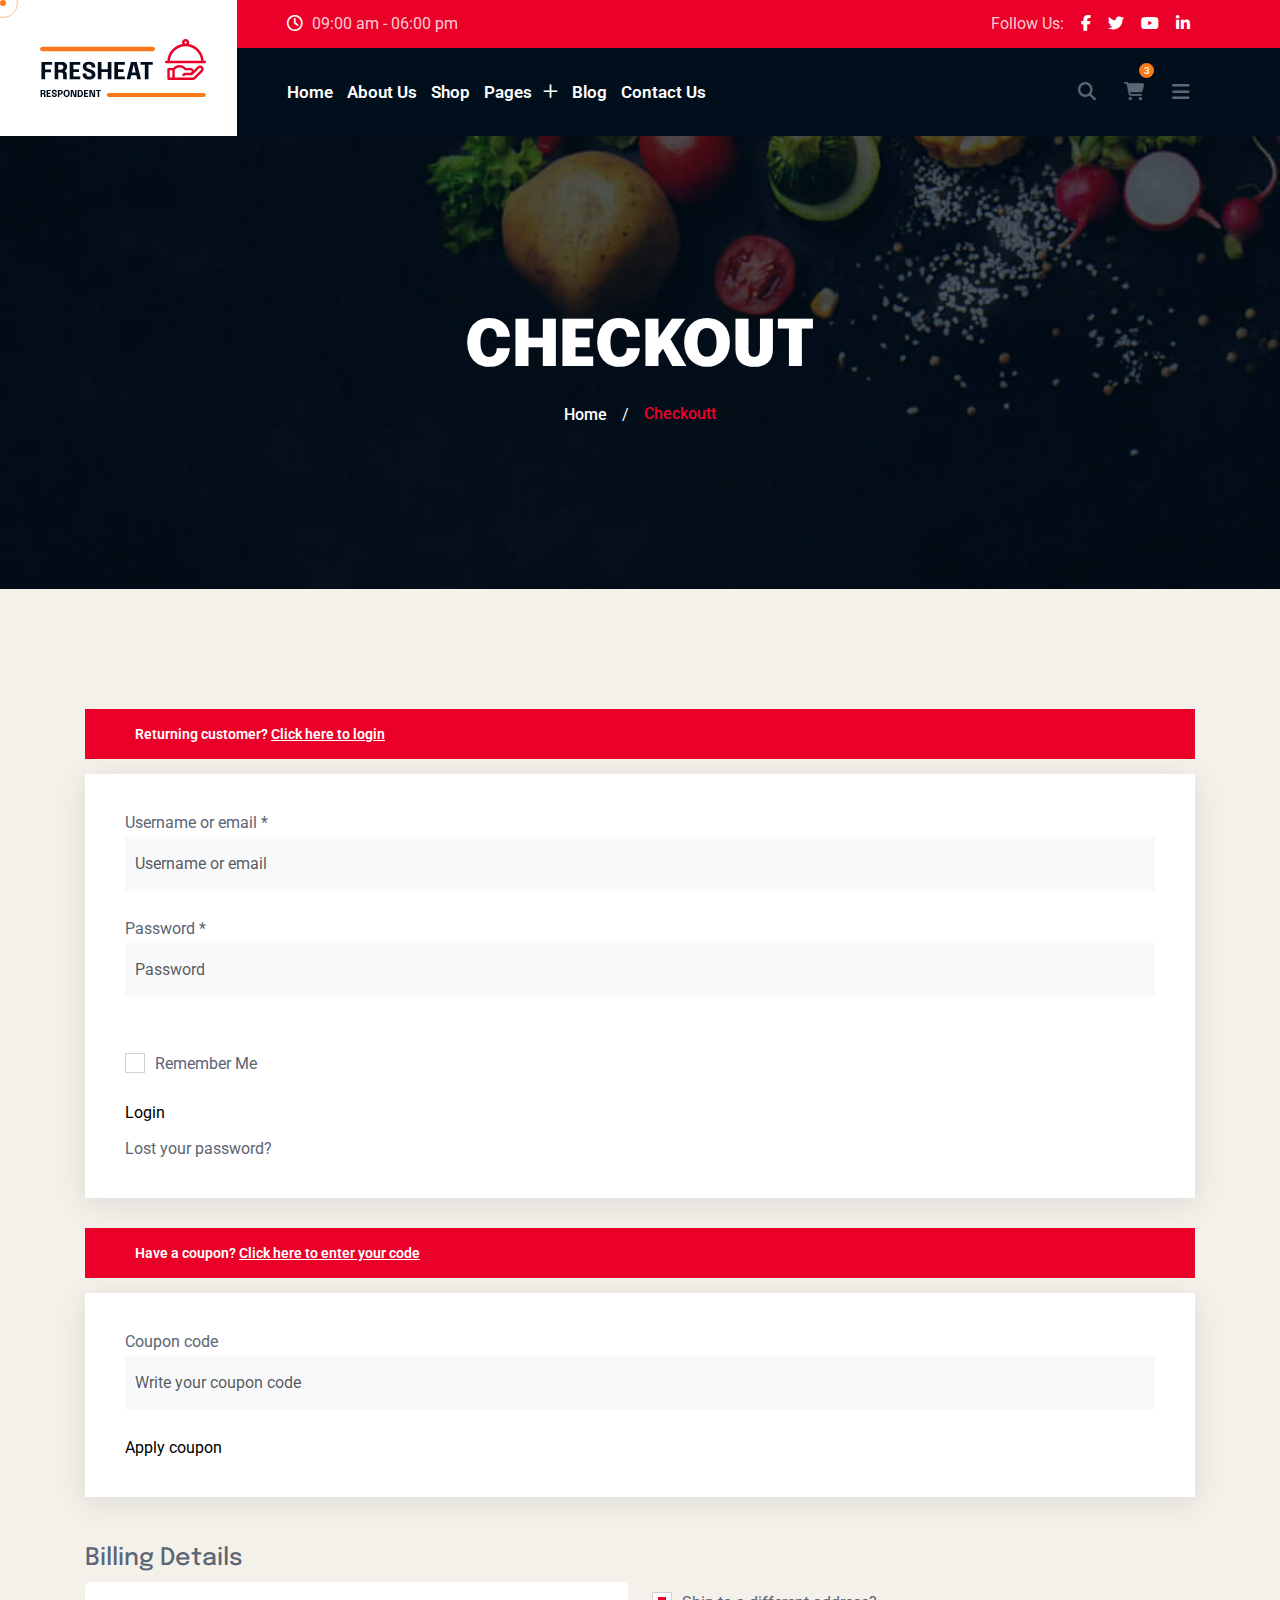
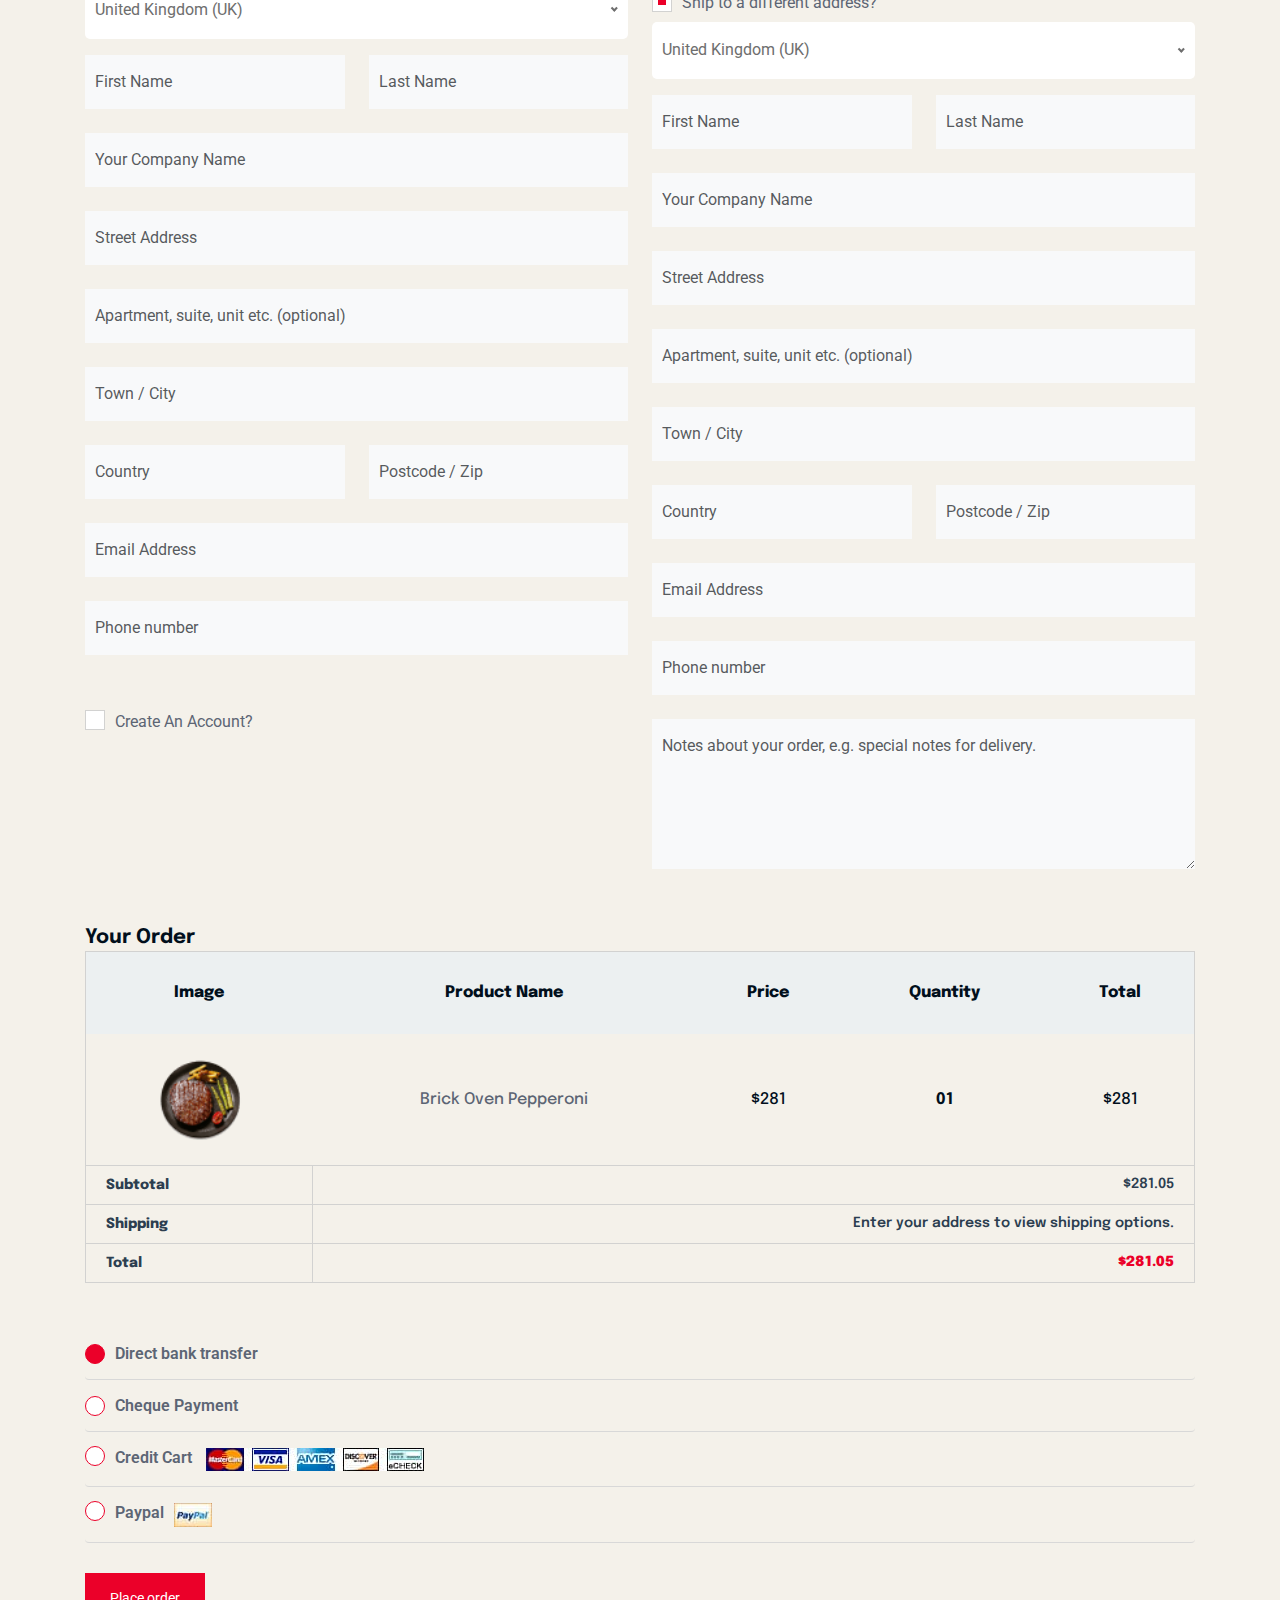
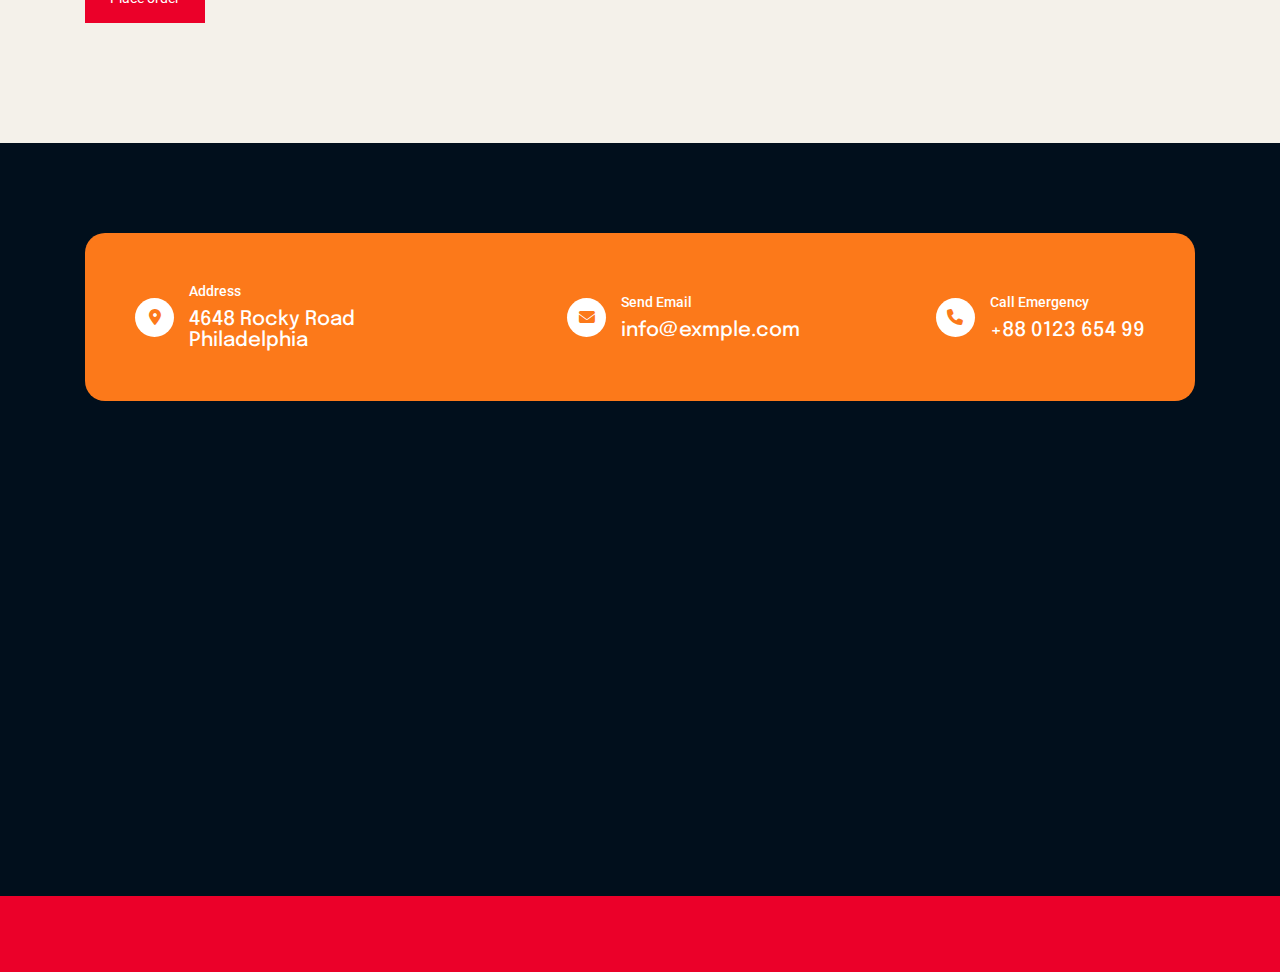
<file: checkout.html>
<!DOCTYPE html>
<html lang="zxx">
<!--<< Header Area >>-->

<head>
    <!-- ========== Meta Tags ========== -->
    <meta charset="UTF-8">
    <meta http-equiv="X-UA-Compatible" content="IE=edge">
    <meta name="viewport" content="width=device-width, initial-scale=1">
    <meta name="author" content="gramentheme">
    <meta name="description" content="Fresheat food & Restaurant Html Template">
    <!-- ======== Page title ============ -->
    <title>Fresheat food & Restaurant Html Template</title>
    <!--cdns link-->
   <link rel="stylesheet" href="https://cdnjs.cloudflare.com/ajax/libs/font-awesome/6.7.2/css/all.min.css" integrity="sha512-Evv84Mr4kqVGRNSgIGL/F/aIDqQb7xQ2vcrdIwxfjThSH8CSR7PBEakCr51Ck+w+/U6swU2Im1vVX0SVk9ABhg==" crossorigin="anonymous" referrerpolicy="no-referrer" />
   
    <!--<< Favcion >>-->
    <link rel="shortcut icon" href="assets/img/favicon.png">
    <!--<< Bootstrap min.css >>-->
    <link rel="stylesheet" href="assets/css/bootstrap.min.css">
    <!--<< All Min Css >>-->
    <!-- <link rel="stylesheet" href="assets/css/all.min.css"> -->
    <!--<< Animate.css >>-->
    <link rel="stylesheet" href="assets/css/animate.css">
    <!--<< Magnific Popup.css >>-->
    <link rel="stylesheet" href="assets/css/magnific-popup.css">
    <!--<< MeanMenu.css >>-->
    <link rel="stylesheet" href="assets/css/meanmenu.css">
    <!--<< Swiper Bundle.css >>-->
    <link rel="stylesheet" href="assets/css/swiper-bundle.min.css">
    <!--<< Nice Select.css >>-->
    <link rel="stylesheet" href="assets/css/nice-select.css">
    <!--<< Main.css >>-->
    <link rel="stylesheet" href="assets/css/main.css">
</head>

<body class="bg-color2">

    <!-- Preloader Start -->
    <div id="preloader" class="preloader">
        <div class="animation-preloader">
            <div class="spinner">
            </div>
            <div class="txt-loading">
                <span data-text-preloader="F" class="letters-loading">
                    F
                </span>
                <span data-text-preloader="R" class="letters-loading">
                    R
                </span>
                <span data-text-preloader="E" class="letters-loading">
                    E
                </span>
                <span data-text-preloader="S" class="letters-loading">
                    S
                </span>
                <span data-text-preloader="H" class="letters-loading">
                    H
                </span>
                <span data-text-preloader="E" class="letters-loading">
                    E
                </span>
                <span data-text-preloader="A" class="letters-loading">
                    A
                </span>
                <span data-text-preloader="T" class="letters-loading">
                    T
                </span>
            </div>
            <p class="text-center">Loading</p>
        </div>
        <div class="loader">
            <div class="row">
                <div class="col-3 loader-section section-left">
                    <div class="bg"></div>
                </div>
                <div class="col-3 loader-section section-left">
                    <div class="bg"></div>
                </div>
                <div class="col-3 loader-section section-right">
                    <div class="bg"></div>
                </div>
                <div class="col-3 loader-section section-right">
                    <div class="bg"></div>
                </div>
            </div>
        </div>
    </div>

    <!--<< Mouse Cursor Start >>-->
    <div class="mouse-cursor cursor-outer"></div>
    <div class="mouse-cursor cursor-inner"></div>

    <!-- Back To Top Start -->
    <button id="back-top" class="back-to-top">
        <i class="fa-solid fa-arrow-up"></i>
    </button>

    <!-- Offcanvas Area Start -->
    <div class="fix-area">
        <div class="offcanvas__info">
            <div class="offcanvas__wrapper">
                <div class="offcanvas__content">
                    <div class="offcanvas__top mb-5 d-flex justify-content-between align-items-center">
                        <div class="offcanvas__logo">
                            <a href="index.html">
                                <img src="assets/img/logo/logo.svg" alt="logo-img">
                            </a>
                        </div>
                        <div class="offcanvas__close">
                            <button>
                                <i class="fas fa-times"></i>
                            </button>
                        </div>
                    </div>
                    <p class="text d-none d-lg-block">
                        This involves interactions between a business and its customers. It's about meeting customers'
                        needs and resolving their problems. Effective customer service is crucial.
                    </p>
                    <div class="offcanvas-gallery-area d-none d-xl-block">
                        <div class="offcanvas-gallery-items">
                            <a href="assets/img/header/01.jpg" class="offcanvas-image img-popup">
                                <img src="assets/img/header/01.jpg" alt="gallery-img">
                            </a>
                            <a href="assets/img/header/02.jpg" class="offcanvas-image img-popup">
                                <img src="assets/img/header/02.jpg" alt="gallery-img">
                            </a>
                            <a href="assets/img/header/03.jpg" class="offcanvas-image img-popup">
                                <img src="assets/img/header/03.jpg" alt="gallery-img">
                            </a>
                        </div>
                        <div class="offcanvas-gallery-items">
                            <a href="assets/img/header/04.jpg" class="offcanvas-image img-popup">
                                <img src="assets/img/header/04.jpg" alt="gallery-img">
                            </a>
                            <a href="assets/img/header/05.jpg" class="offcanvas-image img-popup">
                                <img src="assets/img/header/05.jpg" alt="gallery-img">
                            </a>
                            <a href="assets/img/header/06.jpg" class="offcanvas-image img-popup">
                                <img src="assets/img/header/06.jpg" alt="gallery-img">
                            </a>
                        </div>
                    </div>
                    <div class="mobile-menu fix mb-3"></div>
                    <div class="offcanvas__contact">
                        <h4>Contact Info</h4>
                        <ul>
                            <li class="d-flex align-items-center">
                                <div class="offcanvas__contact-icon">
                                    <i class="fa-solid fa-location-dot"></i>
                                </div>
                                <div class="offcanvas__contact-text">
                                    <a target="_blank" href="#">Daulatpur, Saidpur, Ghazipur, Uttar Pradesh</a>
                                </div>
                            </li>
                            <li class="d-flex align-items-center">
                                <div class="offcanvas__contact-icon mr-15">
                                    <i class="fa-regular fa-envelope"></i>
                                </div>
                                <div class="offcanvas__contact-text">
                                    <a href="tel:+013-003-003-9993"><span
                                            class="mailto:info@enofik.com">prince@gmail.com</span></a>
                                </div>
                            </li>
                            <li class="d-flex align-items-center">
                                <div class="offcanvas__contact-icon mr-15">
                                    <i class="fa-regular fa-clock"></i>
                                </div>
                                <div class="offcanvas__contact-text">
                                    <a target="_blank" href="#">Mod-friday, 09am -05pm</a>
                                </div>
                            </li>
                            <li class="d-flex align-items-center">
                                <div class="offcanvas__contact-icon mr-15">
                                    <i class="fa-solid fa-phone"></i>
                                </div>
                                <div class="offcanvas__contact-text">
                                    <a href="tel:+91 8853260723">+91 8853260723</a>
                                </div>
                            </li>
                        </ul>
                        <div class="header-button mt-4">
                            <a href="shop.html" class="theme-btn">
                                <span class="button-content-wrapper d-flex align-items-center justify-content-center">
                                    <span class="button-icon"><i
                                            class="fa-sharp fa-solid fa-cart-shopping bg-transparent text-white me-2"></i></span>
                                    <span class="button-text">ORDER NOW</span>
                                </span>
                            </a>
                        </div>
                        <div class="social-icon d-flex align-items-center">
                            <a href="#"><i class="fab fa-facebook-f"></i></a>
                            <a href="#"><i class="fab fa-twitter"></i></a>
                            <a href="#"><i class="fab fa-youtube"></i></a>
                            <a href="#"><i class="fab fa-linkedin-in"></i></a>
                        </div>
                    </div>
                </div>
            </div>
        </div>
    </div>
    <div class="offcanvas__overlay"></div>

    <!-- Header Section Start -->
    <header class="header-section">
        <div class="black-bg"></div>
        <div class="red-bg"></div>
        <div class="container-fluid">
            <div class="main-header-wrapper">
                <div class="logo-image">
                    <a href="index.html">
                        <img src="assets/img/logo/logo.svg" alt="img">
                    </a>
                </div>
                <div class="main-header-items">
                    <div class="header-top-wrapper">
                        <span><i class="fa-regular fa-clock"></i> 09:00 am - 06:00 pm</span>
                        <div class="social-icon d-flex align-items-center">
                            <span>Follow Us:</span>
                            <a href="#"><i class="fab fa-facebook-f"></i></a>
                            <a href="#"><i class="fab fa-twitter"></i></a>
                            <a href="#"><i class="fab fa-youtube"></i></a>
                            <a href="#"><i class="fab fa-linkedin-in"></i></a>
                        </div>
                    </div>
                    <div id="header-sticky" class="header-1">
                        <div class="mega-menu-wrapper">
                            <div class="header-main">
                                <div class="logo">
                                    <a href="index.html" class="header-logo">
                                        <img src="assets/img/logo/logo.svg" alt="logo-img">
                                    </a>
                                </div>
                                <div class="header-left">
                                    <div class="mean__menu-wrapper">
                                        <div class="main-menu">
                                            <nav id="mobile-menu">
                                                <ul>
                                                    <li class="has-dropdown active menu-thumb">
                                                        <a href="index.html">
                                                            Home
                                                            
                                                        </a>
                                                       
                                                    </li>
                                                    
                                                    <li class="has-dropdown">
                                                        <a href="about.html">
                                                            About Us
                                                           
                                                        </a>
                                                        
                                                    </li>
                                                    <li>
                                                        <a href="shop.html">
                                                            Shop
                                                            
                                                        </a>
                                                        
                                                    </li>
                                                    <li class="has-dropdown">
                                                        <a href="#">
                                                            Pages
                                                            <i class="fa-regular fa-plus"></i>
                                                        </a>
                                                        <ul class="submenu">
                                                            <li class="has-dropdown">
                                                                <a href="chef-details2.html">
                                                                    Chef                                                                    
                                                                </a>                                                                
                                                            </li>
                                                            <li class="has-dropdown">
                                                                <a href="menu2.html">
                                                                    Food Menu
                                                                </a>
                                                            </li>
                                                            <li><a href="gallery.html">Gallery</a></li>
                                                            <li class="has-dropdown">
                                                                <a href="service-details.html">
                                                                    Services
                                                                </a>                                                              
                                                            </li>
                                                            <li><a href="reservation.html">Reservation</a></li>
                                                            <li><a href="faq.html">Faq's</a></li>
                                                            <li><a href="account.html">My Account</a></li>
                                                        </ul>
                                                    </li>
                                                    <li>
                                                        <a href="blog-left-sidebar.html">
                                                            Blog
                                                        </a>                                                       
                                                    </li>
                                                    <li>
                                                        <a href="contact.html">
                                                            Contact Us                                                           
                                                        </a>                                                      
                                                    </li>
                                                </ul>
                                            </nav>
                                        </div>
                                    </div>
                                </div>
                                <div class="header-right d-flex justify-content-end align-items-center">
                                    <a href="#0" class="search-trigger search-icon"><i class="fa-solid fa-magnifying-glass"></i></a>
                                    <div class="header__cart">
                                        <a href="#"> <i class="fa-sharp fa-solid fa-cart-shopping"></i> </a>
                                        <div class="header__right__dropdown__wrapper">
                                            <div class="header__right__dropdown__inner">
                                                <div class="single__header__right__dropdown">

                                                    <div class="header__right__dropdown__img">
                                                        <a href="#">
                                                            <img loading="lazy"
                                                                src="assets/img/blog/blogRecentThumb3_1.png"
                                                                alt="photo">
                                                        </a>
                                                    </div>
                                                    <div class="header__right__dropdown__content">

                                                        <a href="shop.html">Fried Chicken</a>
                                                        <p>1 x <span class="price">$ 80.00</span></p>

                                                    </div>
                                                    <div class="header__right__dropdown__close">
                                                        <a href="#"><i class="icofont-close-line"></i></a>
                                                    </div>
                                                </div>

                                                <div class="single__header__right__dropdown">

                                                    <div class="header__right__dropdown__img">
                                                        <a href="#">
                                                            <img loading="lazy"
                                                                src="assets/img/blog/blogRecentThumb3_2.png"
                                                                alt="photo">
                                                        </a>
                                                    </div>
                                                    <div class="header__right__dropdown__content">

                                                        <a href="shop.html">Fried Noodles</a>
                                                        <p>1 x <span class="price">$ 60.00</span></p>

                                                    </div>
                                                    <div class="header__right__dropdown__close">
                                                        <a href="#"><i class="icofont-close-line"></i></a>
                                                    </div>
                                                </div>

                                                <div class="single__header__right__dropdown">

                                                    <div class="header__right__dropdown__img">
                                                        <a href="#">
                                                            <img loading="lazy"
                                                                src="assets/img/blog/blogRecentThumb3_3.png"
                                                                alt="photo">
                                                        </a>
                                                    </div>
                                                    <div class="header__right__dropdown__content">

                                                        <a href="shop.html">Special Pasta</a>
                                                        <p>1 x <span class="price">$ 70.00</span></p>

                                                    </div>
                                                    <div class="header__right__dropdown__close">
                                                        <a href="#"><i class="icofont-close-line"></i></a>
                                                    </div>
                                                </div>
                                            </div>

                                            <p class="dropdown__price">Total: <span>$1,100.00</span>
                                            </p>
                                            <div class="header__right__dropdown__button">
                                                <a href="cart.html" class="theme-btn mb-2">View Cart</a>
                                                <a href="checkout.html" class="theme-btn style3">Checkout</a>
                                            </div>
                                        </div>
                                    </div>

                                    <a class="theme-btn" href="menu.html">ORDER NOW <i
                                            class="fa-sharp fa-solid fa-arrow-right"></i></a>
                                    <div class="header__hamburger d-xl-block my-auto">
                                        <div class="sidebar__toggle">
                                            <i class="fas fa-bars"></i>
                                        </div>
                                    </div>
                                </div>
                            </div>
                        </div>
                    </div>
                </div>
            </div>
        </div>
    </header>


    <!-- Search Area Start -->
    <div class="search-wrap">
        <div class="search-inner">
            <i class="fas fa-times search-close" id="search-close"></i>
            <div class="search-cell">
                <form method="get">
                    <div class="search-field-holder">
                        <input type="search" class="main-search-input" placeholder="Search...">
                    </div>
                </form>
            </div>
        </div>
    </div>

    <!-- Breadcumb Section   S T A R T -->
    <div class="breadcumb-section">
        <div class="breadcumb-wrapper">
            <div class="container">
                <div class="row">
                    <div class="col-12">
                        <div class="breadcumb-content">
                            <h1 class="breadcumb-title">Checkout</h1>
                            <ul class="breadcumb-menu">
                                <li><a href="index.html">Home</a></li>
                                <li class="text-white">/</li>
                                <li class="active">Checkoutt</li>
                            </ul>
                        </div>
                    </div>
                </div>
            </div>
        </div>
    </div>




    <div class="th-checkout-wrapper section-padding fix">
        <div class="container">
            <div class="woocommerce-form-login-toggle">
                <div class="woocommerce-info">Returning customer? <a href="#" class="showlogin">Click here to login</a>
                </div>
            </div>
            <div class="row">
                <div class="col-12">
                    <form action="#" class="woocommerce-form-login">
                        <div class="form-group">
                            <label>Username or email *</label>
                            <input type="text" class="form-control" placeholder="Username or email">
                        </div>
                        <div class="form-group">
                            <label>Password *</label>
                            <input type="text" class="form-control" placeholder="Password">
                        </div>
                        <div class="form-group">
                            <div class="custom-checkbox">
                                <input type="checkbox" id="remembermylogin">
                                <label for="remembermylogin">Remember Me</label>
                            </div>
                        </div>
                        <div class="form-group">
                            <button type="submit" class="th-btn">Login</button>
                            <p class="fs-xs mt-2 mb-0"><a class="text-reset" href="#">Lost your password?</a></p>
                        </div>
                    </form>
                </div>
            </div>
            <div class="woocommerce-form-coupon-toggle">
                <div class="woocommerce-info">Have a coupon? <a href="#" class="showcoupon">Click here to enter your
                        code</a> </div>
            </div>
            <div class="row">
                <div class="col-12">
                    <form action="#" class="woocommerce-form-coupon">
                        <div class="form-group">
                            <label>Coupon code</label>
                            <input type="text" class="form-control" placeholder="Write your coupon code">
                        </div>
                        <div class="form-group">
                            <button type="submit" class="th-btn">Apply coupon</button>
                        </div>
                    </form>
                </div>
            </div>
            <form action="#" class="woocommerce-checkout mt-5">
                <div class="row ">
                    <div class="col-lg-6">
                        <h2 class="h4">Billing Details</h2>
                        <div class="row">
                            <div class="col-12 form-group">
                                <select class="single-select w-100 mb-3">
                                    <option>United Kingdom (UK)</option>
                                    <option>United State (US)</option>
                                    <option>Equatorial Guinea (GQ)</option>
                                    <option>Australia (AU)</option>
                                    <option>Germany (DE)</option>
                                </select>
                            </div>
                            <div class="col-md-6 form-group">
                                <input type="text" class="form-control" placeholder="First Name">
                            </div>
                            <div class="col-md-6 form-group">
                                <input type="text" class="form-control" placeholder="Last Name">
                            </div>
                            <div class="col-12 form-group">
                                <input type="text" class="form-control" placeholder="Your Company Name">
                            </div>
                            <div class="col-12 form-group">
                                <input type="text" class="form-control" placeholder="Street Address">
                                <input type="text" class="form-control"
                                    placeholder="Apartment, suite, unit etc. (optional)">
                            </div>
                            <div class="col-12 form-group">
                                <input type="text" class="form-control" placeholder="Town / City">
                            </div>
                            <div class="col-md-6 form-group">
                                <input type="text" class="form-control" placeholder="Country">
                            </div>
                            <div class="col-md-6 form-group">
                                <input type="text" class="form-control" placeholder="Postcode / Zip">
                            </div>
                            <div class="col-12 form-group">
                                <input type="text" class="form-control" placeholder="Email Address">
                                <input type="text" class="form-control" placeholder="Phone number">
                            </div>
                            <div class="col-12 form-group">
                                <input type="checkbox" id="accountNewCreate">
                                <label for="accountNewCreate">Create An Account?</label>
                            </div>
                        </div>
                    </div>
                    <div class="col-lg-6">
                        <p id="ship-to-different-address">
                            <input id="ship-to-different-address-checkbox" type="checkbox"
                                name="ship_to_different_address" value="1" checked="">
                            <label for="ship-to-different-address-checkbox">
                                Ship to a different address?
                                <span class="checkmark"></span>
                            </label>
                        </p>
                        <div class="shipping_address mt-1">
                            <div class="row">
                                <div class="col-12 form-group">
                                    <select class="single-select w-100 mb-3">
                                        <option>United Kingdom (UK)</option>
                                        <option>United State (US)</option>
                                        <option>Equatorial Guinea (GQ)</option>
                                        <option>Australia (AU)</option>
                                        <option>Germany (DE)</option>
                                    </select>
                                </div>
                                <div class="col-md-6 form-group">
                                    <input type="text" class="form-control" placeholder="First Name">
                                </div>
                                <div class="col-md-6 form-group">
                                    <input type="text" class="form-control" placeholder="Last Name">
                                </div>
                                <div class="col-12 form-group">
                                    <input type="text" class="form-control" placeholder="Your Company Name">
                                </div>
                                <div class="col-12 form-group">
                                    <input type="text" class="form-control" placeholder="Street Address">
                                    <input type="text" class="form-control"
                                        placeholder="Apartment, suite, unit etc. (optional)">
                                </div>
                                <div class="col-12 form-group">
                                    <input type="text" class="form-control" placeholder="Town / City">
                                </div>
                                <div class="col-md-6 form-group">
                                    <input type="text" class="form-control" placeholder="Country">
                                </div>
                                <div class="col-md-6 form-group">
                                    <input type="text" class="form-control" placeholder="Postcode / Zip">
                                </div>
                                <div class="col-12 form-group">
                                    <input type="text" class="form-control" placeholder="Email Address">
                                    <input type="text" class="form-control" placeholder="Phone number">
                                </div>
                            </div>
                        </div>
                        <div class="col-12 form-group">
                            <textarea cols="20" rows="5" class="form-control"
                                placeholder="Notes about your order, e.g. special notes for delivery."></textarea>
                        </div>
                    </div>
                </div>
            </form>
            <h4 class="mt-4 pt-lg-2">Your Order</h4>
            <form action="#" class="woocommerce-cart-form">
                <table class="cart_table mb-20">
                    <thead>
                        <tr>
                            <th class="cart-col-image">Image</th>
                            <th class="cart-colname">Product Name</th>
                            <th class="cart-col-price">Price</th>
                            <th class="cart-col-quantity">Quantity</th>
                            <th class="cart-col-total">Total</th>
                        </tr>
                    </thead>
                    <tbody>
                        <tr class="cart_item">
                            <td data-title="Product">
                                <a class="cartimage" href="shop-details.html"><img width="91" height="91"
                                        src="assets/img/dishes/dishes4_1.png" alt="Image"></a>
                            </td>
                            <td data-title="Name">
                                <a class="cartname" href="shop-details.html">Brick Oven Pepperoni</a>
                            </td>
                            <td data-title="Price">
                                <span class="amount"><bdi><span>$</span>281</bdi></span>
                            </td>
                            <td data-title="Quantity">
                                <strong class="product-quantity">01</strong>
                            </td>
                            <td data-title="Total">
                                <span class="amount"><bdi><span>$</span>281</bdi></span>
                            </td>
                        </tr>
                    </tbody>
                    <tfoot class="checkout-ordertable">
                        <tr class="cart-subtotal">
                            <th>Subtotal</th>
                            <td data-title="Subtotal" colspan="4"><span
                                    class="woocommerce-Price-amount amount"><bdi><span
                                            class="woocommerce-Price-currencySymbol">$</span>281.05</bdi></span></td>
                        </tr>
                        <tr class="woocommerce-shipping-totals shipping">
                            <th>Shipping</th>
                            <td data-title="Shipping" colspan="4"> Enter your address to view shipping options.
                            </td>
                        </tr>
                        <tr class="order-total">
                            <th>Total</th>
                            <td data-title="Total" colspan="4"><strong><span
                                        class="woocommerce-Price-amount amount"><bdi><span
                                                class="woocommerce-Price-currencySymbol">$</span>281.05</bdi></span></strong>
                            </td>
                        </tr>
                    </tfoot>
                </table>
            </form>
            <div class="mt-lg-3 mb-30">
                <div class="woocommerce-checkout-payment">
                    <ul class="wc_payment_methods payment_methods methods">
                        <li class="wc_payment_method payment_method_bacs">
                            <input id="payment_method_bacs" type="radio" class="input-radio" name="payment_method"
                                value="bacs" checked="checked">
                            <label for="payment_method_bacs">Direct bank transfer</label>
                            <div class="payment_box payment_method_bacs">
                                <p>Make your payment directly into our bank account. Please use your Order ID as the
                                    payment reference. Your order will not be shipped until the funds have cleared in
                                    our account.
                                </p>
                            </div>
                        </li>
                        <li class="wc_payment_method payment_method_cheque">
                            <input id="payment_method_cheque" type="radio" class="input-radio" name="payment_method"
                                value="cheque">
                            <label for="payment_method_cheque">Cheque Payment</label>
                            <div class="payment_box payment_method_cheque">
                                <p>Please send a check to Store Name, Store Street, Store Town, Store State / County,
                                    Store Postcode.</p>
                            </div>
                        </li>
                        <li class="wc_payment_method payment_method_cod">
                            <input id="payment_method_cod" type="radio" class="input-radio" name="payment_method">
                            <label for="payment_method_cod">Credit Cart <img src="assets/img/shop/credit_card.jpg"
                                    alt="image"></label>
                            <div class="payment_box payment_method_cod">
                                <p>Pay with cash upon delivery.</p>
                            </div>
                        </li>
                        <li class="wc_payment_method payment_method_paypal">
                            <input id="payment_method_paypal" type="radio" class="input-radio" name="payment_method"
                                value="paypal">
                            <label for="payment_method_paypal">Paypal<img src="assets/img/shop/paypal.jpg"
                                    alt="PayPal acceptance mark"></label>
                            <div class="payment_box payment_method_paypal">
                                <p>Pay via PayPal; you can pay with your credit card if you don’t have a PayPal account.
                                </p>
                            </div>
                        </li>
                    </ul>
                    <div class="form-row place-order">
                        <button type="submit" class="theme-btn">Place order</button>
                    </div>
                </div>
            </div>
        </div>
    </div>



    <!-- Footer Section    S T A R T -->
    <footer class="footer-section bg-title fix">
        <div class="footer-widgets-wrapper">
            <div class="shape1 float-bob-y d-none d-xxl-block"><img src="assets/img/shape/footerShape1_1.png"
                    alt="shape"></div>
            <div class="shape2 d-none d-xxl-block"><img src="assets/img/shape/footerShape1_2.png" alt="shape"></div>
            <div class="shape3 d-none d-xxl-block"><img src="assets/img/shape/footerShape1_3.png" alt="shape"></div>
            <div class="shape4  d-none d-xxl-block"><img src="assets/img/shape/footerShape1_4.png" alt="shape"></div>
            <div class="container">
                <div class="footer-top">
                    <div class="row gy-4">
                        <div class="col-lg-4">
                            <div class="fancy-box">
                                <div class="item1"><i class="fa-solid fa-location-dot"></i></div>
                                <div class="item2">
                                    <h6>address</h6>
                                    <p>4648 Rocky Road Philadelphia </p>
                                </div>
                            </div>
                        </div>
                        <div class="col-lg-4 d-flex justify-content-start justify-content-lg-end">
                            <div class="fancy-box">
                                <div class="item1"><i class="fa-solid fa-envelope"></i></div>
                                <div class="item2">
                                    <h6>send email</h6>
                                    <p>info@exmple.com</p>
                                </div>
                            </div>
                        </div>
                        <div class="col-lg-4 d-flex justify-content-start justify-content-lg-end">
                            <div class="fancy-box">
                                <div class="item1"><i class="fa-solid fa-phone"></i></div>
                                <div class="item2">
                                    <h6>call emergency</h6>
                                    <p>+88 0123 654 99</p>
                                </div>
                            </div>
                        </div>
                    </div>
                </div>

                <div class="row">
                    <div class="col-xl-3 col-lg-4 col-md-6 wow fadeInUp" data-wow-delay=".2s">
                        <div class="single-footer-widget">
                            <div class="widget-head">
                                <a href="index.html">
                                    <img src="assets/img/logo/logoWhite.svg" alt="logo-img">
                                </a>
                            </div>
                            <div class="footer-content">
                                <p>
                                    Phasellus ultricies aliquam volutpat ullamcorper laoreet neque, a lacinia
                                    curabitur
                                    lacinia mollis
                                </p>
                                <div class="social-icon d-flex align-items-center">
                                    <a href="#"><i class="fab fa-facebook-f"></i></a>
                                    <a href="#"><i class="fab fa-twitter"></i></a>
                                    <a href="#"><i class="fa-brands fa-linkedin-in"></i></a>
                                    <a href="#"><i class="fa-brands fa-youtube"></i></a>
                                </div>
                            </div>
                        </div>
                    </div>
                    <div class="col-xl-3 col-lg-4 col-md-6 ps-xl-5 wow fadeInUp" data-wow-delay=".4s">
                        <div class="single-footer-widget">
                            <div class="widget-head">
                                <h3>Quick Links</h3>
                            </div>
                            <ul class="list-area">
                                <li>
                                    <a href="about.html">
                                        <i class="fa-solid fa-chevrons-right"></i>
                                        About Us
                                    </a>
                                </li>
                                <li>
                                    <a href="gallery.html">
                                        <i class="fa-solid fa-chevrons-right"></i>
                                        Our Gallery
                                    </a>
                                </li>
                                <li>
                                    <a href="blog.html">
                                        <i class="fa-solid fa-chevrons-right"></i>
                                        Our Blogs
                                    </a>
                                </li>
                                <li>
                                    <a href="faq.html">
                                        <i class="fa-solid fa-chevrons-right"></i>
                                        FAQ’S
                                    </a>
                                </li>
                                <li>
                                    <a href="contact.html">
                                        <i class="fa-solid fa-chevrons-right"></i>
                                        Contact Us
                                    </a>
                                </li>
                            </ul>
                        </div>
                    </div>
                    <div class="col-xl-3 col-lg-4 col-md-6 ps-xl-5 wow fadeInUp" data-wow-delay=".4s">
                        <div class="single-footer-widget">
                            <div class="widget-head">
                                <h3>Our Menu</h3>
                            </div>
                            <ul class="list-area">
                                <li>
                                    <a href="menu.html">
                                        <i class="fa-solid fa-chevrons-right"></i>
                                        Burger King
                                    </a>
                                </li>
                                <li>
                                    <a href="menu.html">
                                        <i class="fa-solid fa-chevrons-right"></i>
                                        Pizza king
                                    </a>
                                </li>
                                <li>
                                    <a href="menu.html">
                                        <i class="fa-solid fa-chevrons-right"></i>
                                        Fresh Food
                                    </a>
                                </li>
                                <li>
                                    <a href="menu.html">
                                        <i class="fa-solid fa-chevrons-right"></i>
                                        Vegetable
                                    </a>
                                </li>
                                <li>
                                    <a href="menu.html">
                                        <i class="fa-solid fa-chevrons-right"></i>
                                        Desserts
                                    </a>
                                </li>
                            </ul>
                        </div>
                    </div>
                    <div class="col-xl-3 col-lg-4 col-md-6 ps-xl-5 wow fadeInUp" data-wow-delay=".4s">
                        <div class="single-footer-widget">
                            <div class="widget-head">
                                <h3>Contact Us</h3>
                            </div>
                            <ul class="list-area">
                                <li class="mb-2">
                                    Monday – Friday: <span class="text-theme-color2"> 8am – 4pm </span>
                                </li>
                                <li>
                                    Saturday: <span class="text-theme-color2"> 8am – 12am </span>
                                </li>
                            </ul>
                            <form action="#" class="mt-4">
                                <div class="form-control">
                                    <input class="email" type="email" placeholder="Your email address">
                                    <button type="submit" class="submit-btn"><i
                                            class="fa-solid fa-arrow-right-long"></i></button>
                                </div>
                                <div class="form-control style2 mt-3">
                                    <input id="checkbox" name="checkbox" type="checkbox">
                                    <label for="checkbox">I agree to the <a href="contact.html">Privacy Policy.
                                        </a></label>
                                </div>
                            </form>
                        </div>
                    </div>
                </div>
            </div>
        </div>
        <div class="footer-bottom">
            <div class="container">
                <div class="footer-wrapper d-flex align-items-center justify-content-between">
                    <p class="wow fadeInLeft" data-wow-delay=".3s">
                        © All Copyright 2024 by <a href="index.html">FreshEat</a>
                    </p>
                    <ul class="brand-logo wow fadeInRight" data-wow-delay=".5s">
                        <li>
                            <a class="text-white" href="contact.html">
                                Terms & Condition
                            </a>
                        </li>
                        <li>
                            <a class="text-white" href="contact.html">
                                Privacy Policy
                            </a>
                        </li>
                    </ul>
                </div>
            </div>
        </div>
    </footer>




    <!--<< All JS Plugins >>-->
    <script src="assets/js/jquery-3.7.1.min.js"></script>
    <!--<< Bootstrap Js >>-->
    <script src="assets/js/bootstrap.bundle.min.js"></script>
    <!--<< Waypoints Js >>-->
    <script src="assets/js/jquery.waypoints.js"></script>
    <!--<< Counterup Js >>-->
    <script src="assets/js/jquery.counterup.min.js"></script>
    <!--<< Viewport Js >>-->
    <script src="assets/js/viewport.jquery.js"></script>
    <!--<< Magnific popup Js >>-->
    <script src="assets/js/magnific-popup.min.js"></script>
    <!--<< Tilt Js >>-->
    <script src="assets/js/tilt.min.js"></script>
    <!--<< Swiper Slider Js >>-->
    <script src="assets/js/swiper-bundle.min.js"></script>
    <!--<< MeanMenu Js >>-->
    <script src="assets/js/jquery.meanmenu.min.js"></script>
    <!--<< Wow Animation Js >>-->
    <script src="assets/js/wow.min.js"></script>
    <!--<< Nice Select Js >>-->
    <script src="assets/js/nice-select.min.js"></script>
    <!--<< Main.js >>-->
    <script src="assets/js/main.js"></script>
</body>

</html>
</file>
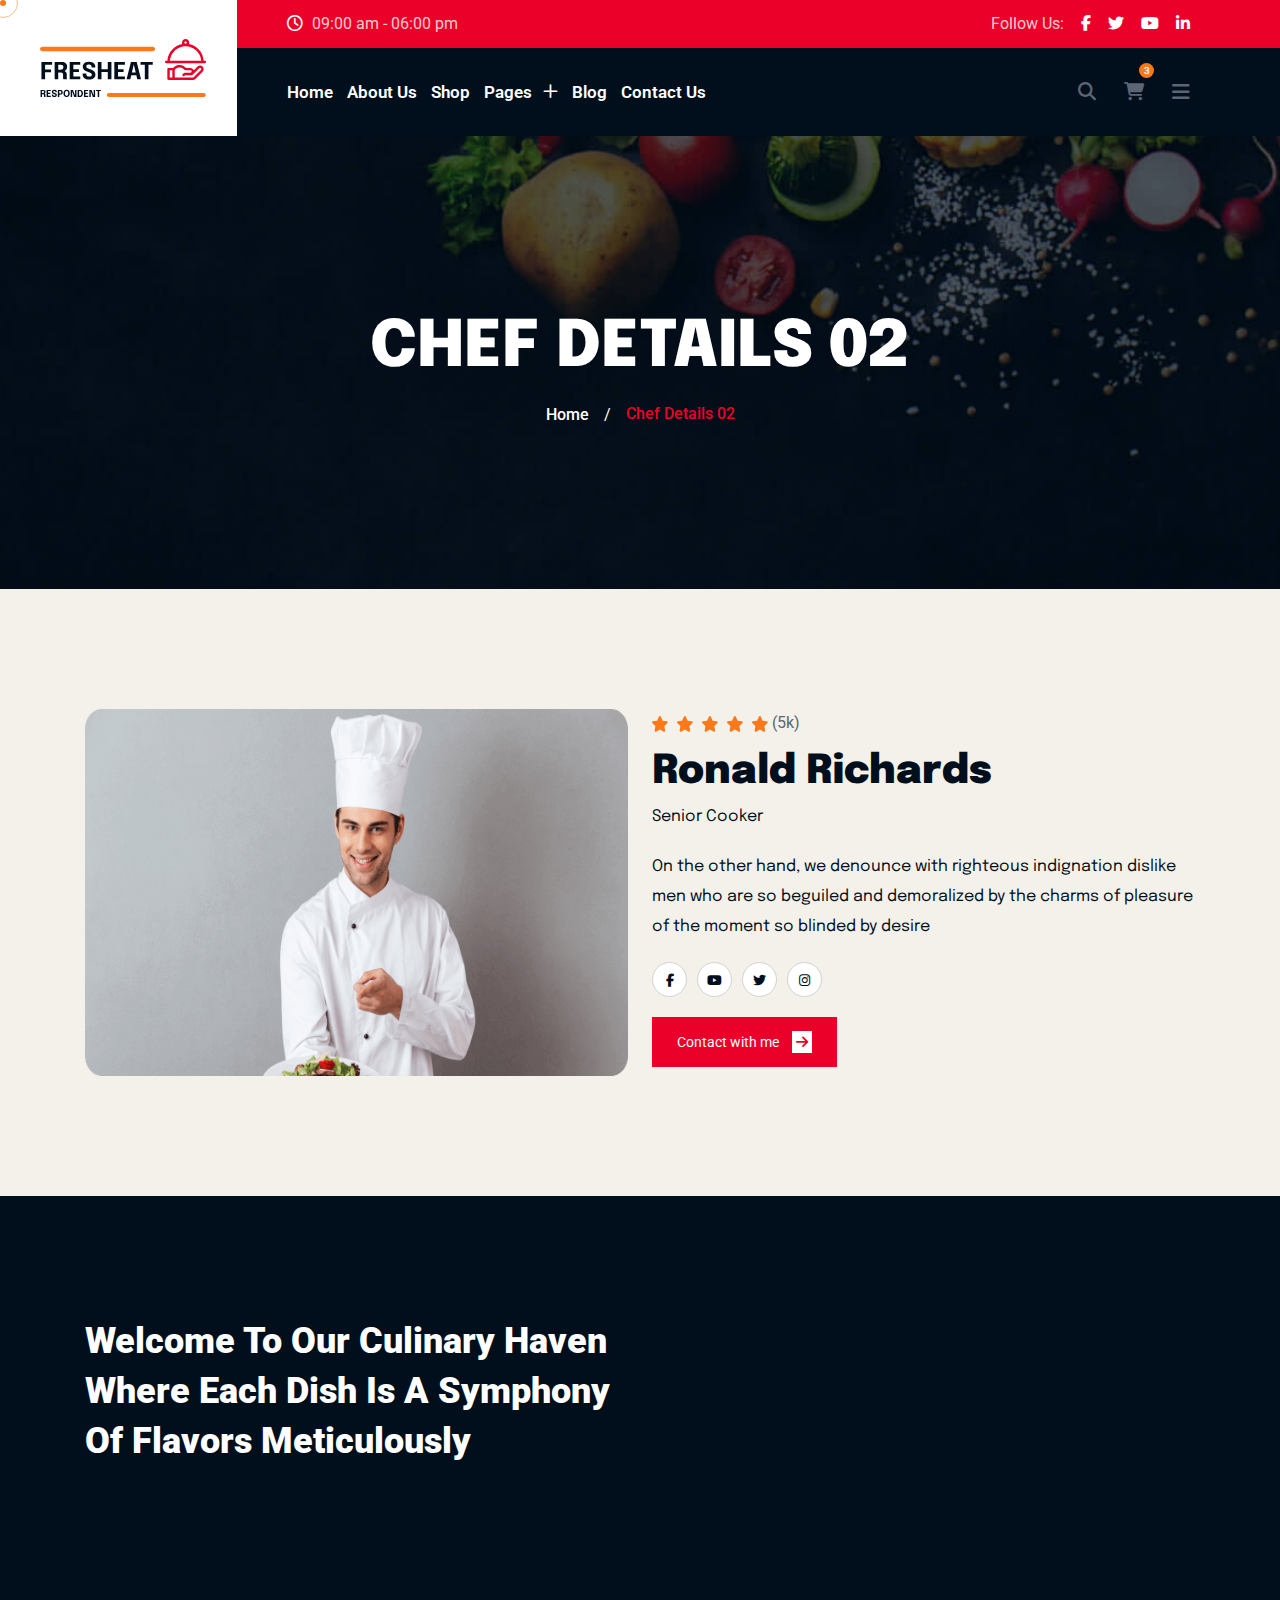
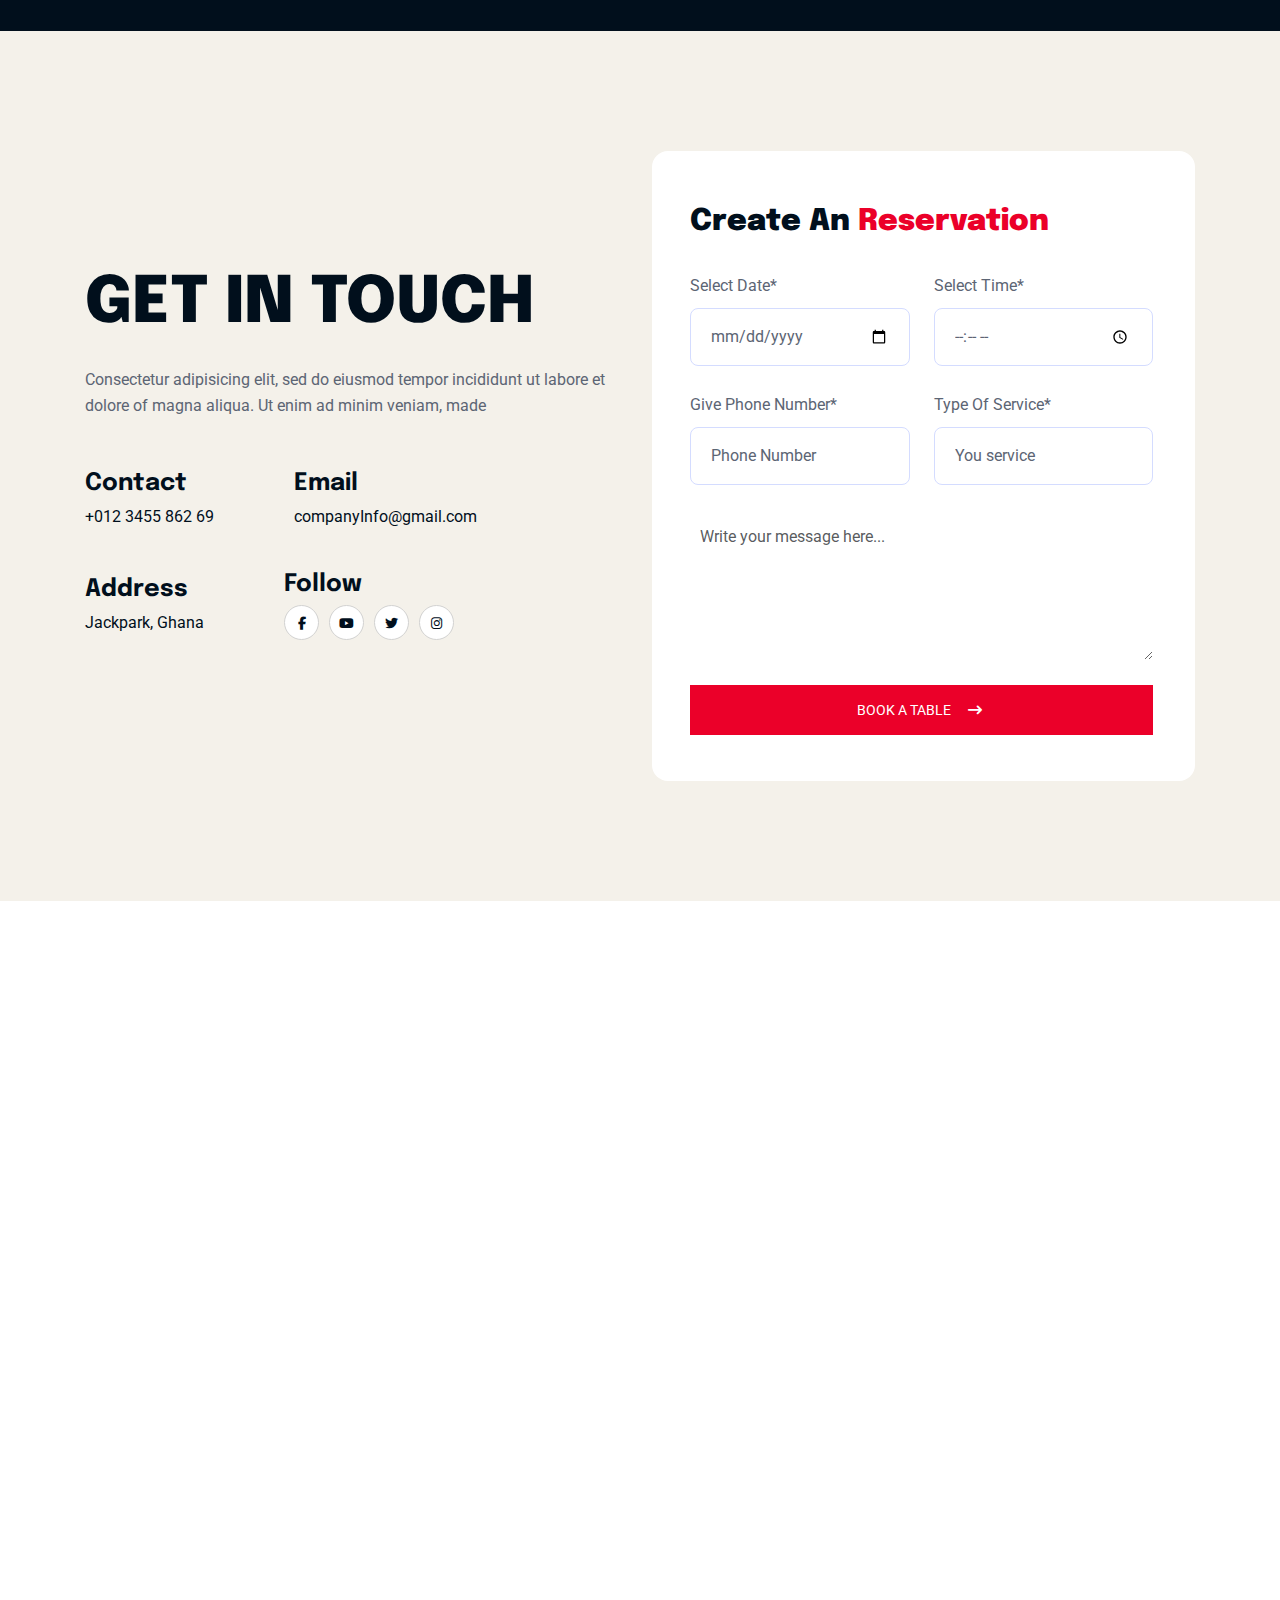
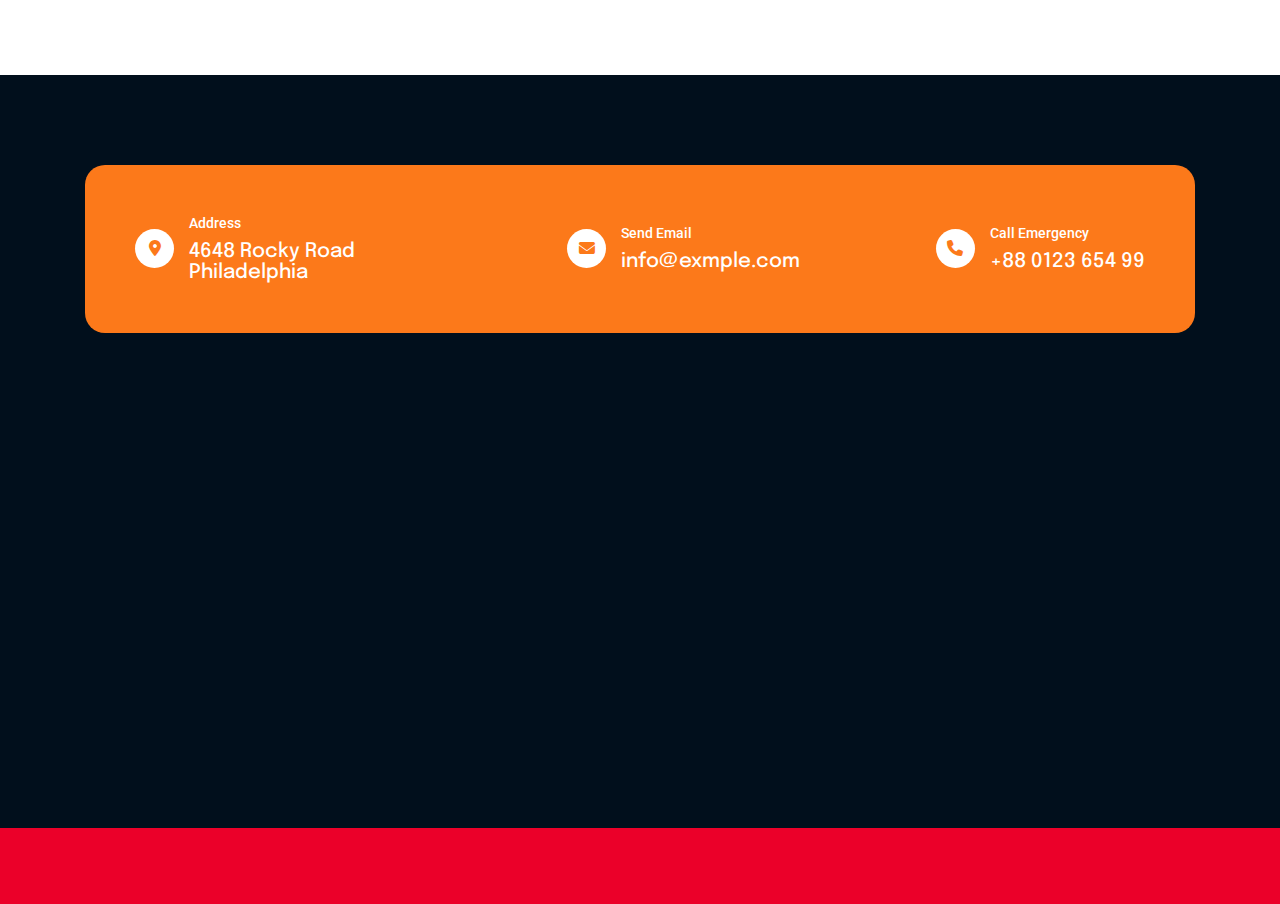
<file: chef-details2.html>
<!DOCTYPE html>
<html lang="zxx">
<!--<< Header Area >>-->

<head>
    <!-- ========== Meta Tags ========== -->
    <meta charset="UTF-8">
    <meta http-equiv="X-UA-Compatible" content="IE=edge">
    <meta name="viewport" content="width=device-width, initial-scale=1">
    <meta name="author" content="gramentheme">
    <meta name="description" content="Fresheat food & Restaurant Html Template">
    <!-- ======== Page title ============ -->
    <title>Fresheat food & Restaurant Html Template</title>
    <!--cdns link-->
   <link rel="stylesheet" href="https://cdnjs.cloudflare.com/ajax/libs/font-awesome/6.7.2/css/all.min.css" integrity="sha512-Evv84Mr4kqVGRNSgIGL/F/aIDqQb7xQ2vcrdIwxfjThSH8CSR7PBEakCr51Ck+w+/U6swU2Im1vVX0SVk9ABhg==" crossorigin="anonymous" referrerpolicy="no-referrer" />
   
    <!--<< Favcion >>-->
    <link rel="shortcut icon" href="assets/img/favicon.png">
    <!--<< Bootstrap min.css >>-->
    <link rel="stylesheet" href="assets/css/bootstrap.min.css">
    <!--<< All Min Css >>-->
    <!-- <link rel="stylesheet" href="assets/css/all.min.css"> -->
    <!--<< Animate.css >>-->
    <link rel="stylesheet" href="assets/css/animate.css">
    <!--<< Magnific Popup.css >>-->
    <link rel="stylesheet" href="assets/css/magnific-popup.css">
    <!--<< MeanMenu.css >>-->
    <link rel="stylesheet" href="assets/css/meanmenu.css">
    <!--<< Swiper Bundle.css >>-->
    <link rel="stylesheet" href="assets/css/swiper-bundle.min.css">
    <!--<< Nice Select.css >>-->
    <link rel="stylesheet" href="assets/css/nice-select.css">
    <!--<< Main.css >>-->
    <link rel="stylesheet" href="assets/css/main.css">
</head>

<body class="bg-color2">

    <!-- Preloader Start -->
    <div id="preloader" class="preloader">
        <div class="animation-preloader">
            <div class="spinner">
            </div>
            <div class="txt-loading">
                <span data-text-preloader="F" class="letters-loading">
                    F
                </span>
                <span data-text-preloader="R" class="letters-loading">
                    R
                </span>
                <span data-text-preloader="E" class="letters-loading">
                    E
                </span>
                <span data-text-preloader="S" class="letters-loading">
                    S
                </span>
                <span data-text-preloader="H" class="letters-loading">
                    H
                </span>
                <span data-text-preloader="E" class="letters-loading">
                    E
                </span>
                <span data-text-preloader="A" class="letters-loading">
                    A
                </span>
                <span data-text-preloader="T" class="letters-loading">
                    T
                </span>
            </div>
            <p class="text-center">Loading</p>
        </div>
        <div class="loader">
            <div class="row">
                <div class="col-3 loader-section section-left">
                    <div class="bg"></div>
                </div>
                <div class="col-3 loader-section section-left">
                    <div class="bg"></div>
                </div>
                <div class="col-3 loader-section section-right">
                    <div class="bg"></div>
                </div>
                <div class="col-3 loader-section section-right">
                    <div class="bg"></div>
                </div>
            </div>
        </div>
    </div>

    <!--<< Mouse Cursor Start >>-->
    <div class="mouse-cursor cursor-outer"></div>
    <div class="mouse-cursor cursor-inner"></div>

    <!-- Back To Top Start -->
    <button id="back-top" class="back-to-top">
        <i class="fa-solid fa-arrow-up"></i>
    </button>

    <!-- Offcanvas Area Start -->
    <div class="fix-area">
        <div class="offcanvas__info">
            <div class="offcanvas__wrapper">
                <div class="offcanvas__content">
                    <div class="offcanvas__top mb-5 d-flex justify-content-between align-items-center">
                        <div class="offcanvas__logo">
                            <a href="index.html">
                                <img src="assets/img/logo/logo.svg" alt="logo-img">
                            </a>
                        </div>
                        <div class="offcanvas__close">
                            <button>
                                <i class="fas fa-times"></i>
                            </button>
                        </div>
                    </div>
                    <p class="text d-none d-lg-block">
                        This involves interactions between a business and its customers. It's about meeting customers'
                        needs and resolving their problems. Effective customer service is crucial.
                    </p>
                    <div class="offcanvas-gallery-area d-none d-xl-block">
                        <div class="offcanvas-gallery-items">
                            <a href="assets/img/header/01.jpg" class="offcanvas-image img-popup">
                                <img src="assets/img/header/01.jpg" alt="gallery-img">
                            </a>
                            <a href="assets/img/header/02.jpg" class="offcanvas-image img-popup">
                                <img src="assets/img/header/02.jpg" alt="gallery-img">
                            </a>
                            <a href="assets/img/header/03.jpg" class="offcanvas-image img-popup">
                                <img src="assets/img/header/03.jpg" alt="gallery-img">
                            </a>
                        </div>
                        <div class="offcanvas-gallery-items">
                            <a href="assets/img/header/04.jpg" class="offcanvas-image img-popup">
                                <img src="assets/img/header/04.jpg" alt="gallery-img">
                            </a>
                            <a href="assets/img/header/05.jpg" class="offcanvas-image img-popup">
                                <img src="assets/img/header/05.jpg" alt="gallery-img">
                            </a>
                            <a href="assets/img/header/06.jpg" class="offcanvas-image img-popup">
                                <img src="assets/img/header/06.jpg" alt="gallery-img">
                            </a>
                        </div>
                    </div>
                    <div class="mobile-menu fix mb-3"></div>
                    <div class="offcanvas__contact">
                        <h4>Contact Info</h4>
                        <ul>
                            <li class="d-flex align-items-center">
                                <div class="offcanvas__contact-icon">
                                    <i class="fa-solid fa-location-dot"></i>
                                </div>
                                <div class="offcanvas__contact-text">
                                    <a target="_blank" href="#">Main Street, Melbourne, Australia</a>
                                </div>
                            </li>
                            <li class="d-flex align-items-center">
                                <div class="offcanvas__contact-icon mr-15">
                                    <i class="fa-regular fa-envelope"></i>
                                </div>
                                <div class="offcanvas__contact-text">
                                    <a href="tel:+013-003-003-9993"><span
                                            class="mailto:info@enofik.com">info@fresheat.com</span></a>
                                </div>
                            </li>
                            <li class="d-flex align-items-center">
                                <div class="offcanvas__contact-icon mr-15">
                                    <i class="fa-regular fa-clock"></i>
                                </div>
                                <div class="offcanvas__contact-text">
                                    <a target="_blank" href="#">Mod-friday, 09am -05pm</a>
                                </div>
                            </li>
                            <li class="d-flex align-items-center">
                                <div class="offcanvas__contact-icon mr-15">
                                    <i class="fa-solid fa-phone"></i>
                                </div>
                                <div class="offcanvas__contact-text">
                                    <a href="tel:+11002345909">+11002345909</a>
                                </div>
                            </li>
                        </ul>
                        <div class="header-button mt-4">
                            <a href="shop.html" class="theme-btn">
                                <span class="button-content-wrapper d-flex align-items-center justify-content-center">
                                    <span class="button-icon"><i
                                            class="fa-sharp fa-solid fa-cart-shopping bg-transparent text-white me-2"></i></span>
                                    <span class="button-text">ORDER NOW</span>
                                </span>
                            </a>
                        </div>
                        <div class="social-icon d-flex align-items-center">
                            <a href="#"><i class="fab fa-facebook-f"></i></a>
                            <a href="#"><i class="fab fa-twitter"></i></a>
                            <a href="#"><i class="fab fa-youtube"></i></a>
                            <a href="#"><i class="fab fa-linkedin-in"></i></a>
                        </div>
                    </div>
                </div>
            </div>
        </div>
    </div>
    <div class="offcanvas__overlay"></div>

    <!-- Header Section Start -->
    <header class="header-section">
        <div class="black-bg"></div>
        <div class="red-bg"></div>
        <div class="container-fluid">
            <div class="main-header-wrapper">
                <div class="logo-image">
                    <a href="index.html">
                        <img src="assets/img/logo/logo.svg" alt="img">
                    </a>
                </div>
                <div class="main-header-items">
                    <div class="header-top-wrapper">
                        <span><i class="fa-regular fa-clock"></i> 09:00 am - 06:00 pm</span>
                        <div class="social-icon d-flex align-items-center">
                            <span>Follow Us:</span>
                            <a href="#"><i class="fab fa-facebook-f"></i></a>
                            <a href="#"><i class="fab fa-twitter"></i></a>
                            <a href="#"><i class="fab fa-youtube"></i></a>
                            <a href="#"><i class="fab fa-linkedin-in"></i></a>
                        </div>
                    </div>
                     <div id="header-sticky" class="header-1">
                        <div class="mega-menu-wrapper">
                            <div class="header-main">
                                <div class="logo">
                                    <a href="index.html" class="header-logo">
                                        <img src="assets/img/logo/logo.svg" alt="logo-img">
                                    </a>
                                </div>
                                <div class="header-left">
                                    <div class="mean__menu-wrapper">
                                        <div class="main-menu">
                                            <nav id="mobile-menu">
                                                <ul>
                                                    <li class="has-dropdown active menu-thumb">
                                                        <a href="index.html">
                                                            Home
                                                            
                                                        </a>
                                                       
                                                    </li>
                                                    
                                                    <li class="has-dropdown">
                                                        <a href="about.html">
                                                            About Us
                                                           
                                                        </a>
                                                        
                                                    </li>
                                                    <li>
                                                        <a href="shop.html">
                                                            Shop
                                                            
                                                        </a>
                                                        
                                                    </li>
                                                    <li class="has-dropdown">
                                                        <a href="#">
                                                            Pages
                                                            <i class="fa-regular fa-plus"></i>
                                                        </a>
                                                        <ul class="submenu">
                                                            <li class="has-dropdown">
                                                                <a href="chef-details2.html">
                                                                    Chef                                                                    
                                                                </a>                                                                
                                                            </li>
                                                            <li class="has-dropdown">
                                                                <a href="menu2.html">
                                                                    Food Menu
                                                                </a>
                                                            </li>
                                                            <li><a href="gallery.html">Gallery</a></li>
                                                            <li class="has-dropdown">
                                                                <a href="service-details.html">
                                                                    Services
                                                                </a>                                                              
                                                            </li>
                                                            <li><a href="reservation.html">Reservation</a></li>
                                                            <li><a href="faq.html">Faq's</a></li>
                                                            <li><a href="account.html">My Account</a></li>
                                                        </ul>
                                                    </li>
                                                    <li>
                                                        <a href="blog-left-sidebar.html">
                                                            Blog
                                                        </a>                                                       
                                                    </li>
                                                    <li>
                                                        <a href="contact.html">
                                                            Contact Us                                                           
                                                        </a>                                                      
                                                    </li>
                                                </ul>
                                            </nav>
                                        </div>
                                    </div>
                                </div>
                                <div class="header-right d-flex justify-content-end align-items-center">
                                    <a href="#0" class="search-trigger search-icon"><i class="fa-solid fa-magnifying-glass"></i></a>
                                    <div class="header__cart">
                                        <a href="#"> <i class="fa-sharp fa-solid fa-cart-shopping"></i> </a>
                                        <div class="header__right__dropdown__wrapper">
                                            <div class="header__right__dropdown__inner">
                                                <div class="single__header__right__dropdown">

                                                    <div class="header__right__dropdown__img">
                                                        <a href="#">
                                                            <img loading="lazy"
                                                                src="assets/img/blog/blogRecentThumb3_1.png"
                                                                alt="photo">
                                                        </a>
                                                    </div>
                                                    <div class="header__right__dropdown__content">

                                                        <a href="shop.html">Fried Chicken</a>
                                                        <p>1 x <span class="price">$ 80.00</span></p>

                                                    </div>
                                                    <div class="header__right__dropdown__close">
                                                        <a href="#"><i class="icofont-close-line"></i></a>
                                                    </div>
                                                </div>

                                                <div class="single__header__right__dropdown">

                                                    <div class="header__right__dropdown__img">
                                                        <a href="#">
                                                            <img loading="lazy"
                                                                src="assets/img/blog/blogRecentThumb3_2.png"
                                                                alt="photo">
                                                        </a>
                                                    </div>
                                                    <div class="header__right__dropdown__content">

                                                        <a href="shop.html">Fried Noodles</a>
                                                        <p>1 x <span class="price">$ 60.00</span></p>

                                                    </div>
                                                    <div class="header__right__dropdown__close">
                                                        <a href="#"><i class="icofont-close-line"></i></a>
                                                    </div>
                                                </div>

                                                <div class="single__header__right__dropdown">

                                                    <div class="header__right__dropdown__img">
                                                        <a href="#">
                                                            <img loading="lazy"
                                                                src="assets/img/blog/blogRecentThumb3_3.png"
                                                                alt="photo">
                                                        </a>
                                                    </div>
                                                    <div class="header__right__dropdown__content">

                                                        <a href="shop.html">Special Pasta</a>
                                                        <p>1 x <span class="price">$ 70.00</span></p>

                                                    </div>
                                                    <div class="header__right__dropdown__close">
                                                        <a href="#"><i class="icofont-close-line"></i></a>
                                                    </div>
                                                </div>
                                            </div>

                                            <p class="dropdown__price">Total: <span>$1,100.00</span>
                                            </p>
                                            <div class="header__right__dropdown__button">
                                                <a href="cart.html" class="theme-btn mb-2">View Cart</a>
                                                <a href="checkout.html" class="theme-btn style3">Checkout</a>
                                            </div>
                                        </div>
                                    </div>

                                    <a class="theme-btn" href="menu.html">ORDER NOW <i
                                            class="fa-sharp fa-solid fa-arrow-right"></i></a>
                                    <div class="header__hamburger d-xl-block my-auto">
                                        <div class="sidebar__toggle">
                                            <i class="fas fa-bars"></i>
                                        </div>
                                    </div>
                                </div>
                            </div>
                        </div>
                    </div>
                </div>
            </div>
        </div>
    </header>


    <!-- Search Area Start -->
    <div class="search-wrap">
        <div class="search-inner">
            <i class="fas fa-times search-close" id="search-close"></i>
            <div class="search-cell">
                <form method="get">
                    <div class="search-field-holder">
                        <input type="search" class="main-search-input" placeholder="Search...">
                    </div>
                </form>
            </div>
        </div>
    </div>

    <!-- Breadcumb Section   S T A R T -->
    <div class="breadcumb-section">
        <div class="breadcumb-wrapper">
            <div class="container">
                <div class="row">
                    <div class="col-12">
                        <div class="breadcumb-content">
                            <h1 class="breadcumb-title">Chef Details 02</h1>
                            <ul class="breadcumb-menu">
                                <li><a href="index.html">Home</a></li>
                                <li class="text-white">/</li>
                                <li class="active">Chef Details 02</li>
                            </ul>
                        </div>
                    </div>
                </div>
            </div>
        </div>
    </div>


    <!-- Chefe Details Section    S T A R T -->
    <div class="chefe-details-section section-padding fix">
        <div class="container">
            <div class="about-chefe-details">
                <div class="row gy-5 gx-60">
                    <div class="col-xl-6">
                        <div class="chefe-thumb">
                            <img class="img-fluid" src="assets/img/chefe/chefeThumb2_2.png" alt="chefThumb">
                        </div>
                    </div>
                    <div class="col-xl-6">
                        <div class="chefe-details-wrapper style2">
                            <div class="star-wrapper">
                                <img src="assets/img/icon/star4.svg" alt="icon"> (5k)
                            </div>
                            <h2>Ronald Richards</h2>
                            <h6>senior cooker</h6>
                            <p>On the other hand, we denounce with righteous indignation dislike men who are so beguiled
                                and
                                demoralized by the charms of pleasure of the moment so blinded by desire</p>

                            <div class="follow-area">
                                <ul class="social-media">
                                    <li> <a href="https://www.facebook.com"> <i class="fa-brands fa-facebook-f"></i>
                                        </a>
                                    </li>
                                    <li> <a href="https://www.youtube.com"> <i class="fa-brands fa-youtube"></i> </a>
                                    </li>
                                    <li> <a href="https://www.x.com"> <i class="fa-brands fa-twitter"></i> </a> </li>
                                    <li> <a href="https://www.instagram.com"> <i class="fa-brands fa-instagram"></i>
                                        </a>
                                    </li>
                                </ul>
                            </div>
                            <a class="theme-btn" href="menu.html">Contact with me <i
                                    class="fa-sharp fa-solid fa-arrow-right"></i></a>
                        </div>
                    </div>
                </div>
            </div>
        </div>
    </div>


    <!-- Chefe Skills Section    S T A R T -->
    <div class="about-chefe-skills-section bg-title section-padding fix">
        <div class="container">
            <div class="row gy-5 gx-60">
                <div class="col-lg-6">
                    <div class="skills-desc">
                        <h2 class="text-white">Welcome to our culinary haven where each dish is a symphony of flavors
                            meticulously</h2>
                    </div>
                </div>
                <div class="col-lg-6">
                    <div class="progress-wrap wow fadeInUp" data-wow-delay=".2s">
                        <div class="progress-meta">
                            <div class="title text-white">Cooking Chiness</div>
                            <div class="percentage text-white">86%</div>
                        </div>
                        <div class="progress-container">
                            <div class="progress-bar" style="width: 86%;">
                            </div>
                        </div>
                    </div>
                    <div class="progress-wrap wow fadeInUp" data-wow-delay=".5s">
                        <div class="progress-meta">
                            <div class="title text-white">Serve Managment</div>
                            <div class="percentage text-white">95%</div>
                        </div>
                        <div class="progress-container">
                            <div class="progress-bar" style="width: 95%;">
                            </div>
                        </div>
                    </div>
                    <div class="progress-wrap wow fadeInUp" data-wow-delay=".9s">
                        <div class="progress-meta">
                            <div class="title text-white">Human Interacation</div>
                            <div class="percentage text-white">75%</div>
                        </div>
                        <div class="progress-container">
                            <div class="progress-bar" style="width: 75%;">
                            </div>
                        </div>
                    </div>
                </div>
            </div>
        </div>

    </div>


    <!-- Reservation Section    S T A R T -->
    <div class="reservation-section section-padding fix">
        <div class="reservation-wrapper">
            <div class="container">
                <div class="row gy-5">
                    <div class="col-xl-6 d-flex align-items-center">
                        <div class="get-in-touch">
                            <h2>GET IN TOUCH</h2>
                            <p class="desc">Consectetur adipisicing elit, sed do eiusmod tempor incididunt ut labore et
                                dolore of magna aliqua. Ut enim ad minim veniam, made</p>
                            <div class="contact-info-wrapper">
                                <div class="contact-info">
                                    <h5>Contact</h5>
                                    <p>+012 3455 862 69</p>
                                </div>
                                <div class="contact-info">
                                    <h5>Email</h5>
                                    <p>companyInfo@gmail.com</p>
                                </div>
                            </div>
                            <div class="contact-info-wrapper">
                                <div class="contact-info">
                                    <h5>Address</h5>
                                    <p>Jackpark, Ghana</p>
                                </div>
                                <div class="contact-info">
                                    <h5>Follow</h5>
                                    <ul class="social-media">
                                        <li> <a href="https://www.facebook.com"> <i class="fa-brands fa-facebook-f"></i>
                                            </a>
                                        </li>
                                        <li> <a href="https://www.youtube.com"> <i class="fa-brands fa-youtube"></i>
                                            </a> </li>
                                        <li> <a href="https://www.x.com"> <i class="fa-brands fa-twitter"></i> </a>
                                        </li>
                                        <li> <a href="https://www.instagram.com"> <i class="fa-brands fa-instagram"></i>
                                            </a>
                                        </li>
                                    </ul>
                                </div>
                            </div>
                        </div>
                    </div>
                    <div class="col-xl-6">
                        <div class="reservation-form">
                            <div class="contact-form style2">
                                <h2>Create An <span class="text-theme-color">Reservation</span> </h2>
                                <form class="row" action="#">
                                    <div class="col-md-6">
                                        <label class="mb-2" for="date">Select Date*</label>
                                        <input id="date" type="date">
                                    </div>
                                    <div class="col-md-6">
                                        <label class="mb-2" for="time">Select Time*</label>
                                        <input id="time" type="time">
                                    </div>
                                    <div class="col-md-6">
                                        <label class="mb-2" for="phone">Give Phone Number*</label>
                                        <input id="phone" type="number" placeholder="Phone Number">
                                    </div>
                                    <div class="col-md-6">
                                        <label class="mb-2" for="service">Type Of Service*</label>
                                        <input id="service" type="text" placeholder="You service">
                                    </div>
                                    <div class="col-12">
                                        <textarea id="message" class="form-control"
                                            placeholder="Write your message here..." rows="5"></textarea>
                                    </div>
                                    <div class="col-12 form-group mb-0">
                                        <button class="theme-btn w-100">BOOK A TABLE <i
                                                class="fa-sharp fa-solid fa-arrow-right-long bg-transparent text-white"></i></button>
                                    </div>
                                </form>
                            </div>
                        </div>
                    </div>
                </div>
            </div>
        </div>
    </div>


    <!-- Chefe Section    S T A R T -->
    <div class="chefe-section fix section-padding bg-white ">
        <div class="chefe-wrapper style1">
            <div class="container">
                <div class="title-area">
                    <div class="title  wow fadeInUp" data-wow-delay="0.7s">
                        Other Chefs
                    </div>
                </div>
                <div class="chefe-card-wrap style1 pb-5">
                    <div class="row gy-5 gx-80">
                        <div class="col-md-6 col-xl-4">
                            <div class="chefe-card style2 wow fadeInUp" data-wow-delay="0.2s">
                                <div class="chefe-thumb">
                                    <img src="assets/img/chefe/chefeThumb2_1.jpg" alt="thumb">
                                </div>

                                <div class="icon">
                                    <span>Share</span>
                                    <a href="https://www.facebook.com/"><i class="fa-brands fa-facebook-f"></i></a>
                                    <a href="https://www.youtube.com/"><i class="fa-brands fa-youtube"></i></a>
                                    <a href="https://www.linkedin.com/"><i class="fa-brands fa-linkedin-in"></i></a>
                                </div>
                                <div class="chefe-content">
                                    <a href="chef-details.html">
                                        <h3>Devon Lane</h3>
                                    </a>
                                    <p>President of Sales</p>
                                </div>
                            </div>
                        </div>
                        <div class="col-md-6 col-xl-4">
                            <div class="chefe-card style2 wow fadeInUp" data-wow-delay="0.2s">
                                <div class="chefe-thumb">
                                    <img src="assets/img/chefe/chefeThumb2_2.jpg" alt="thumb">
                                </div>

                                <div class="icon">
                                    <span>Share</span>
                                    <a href="https://www.facebook.com/"><i class="fa-brands fa-facebook-f"></i></a>
                                    <a href="https://www.youtube.com/"><i class="fa-brands fa-youtube"></i></a>
                                    <a href="https://www.linkedin.com/"><i class="fa-brands fa-linkedin-in"></i></a>

                                </div>
                                <div class="chefe-content">
                                    <a href="chef-details.html">
                                        <h3>Ralph Edwards</h3>
                                    </a>
                                    <p>Chefe Manager</p>
                                </div>
                            </div>
                        </div>
                        <div class="col-md-6 col-xl-4">
                            <div class="chefe-card style2 wow fadeInUp" data-wow-delay="0.2s">
                                <div class="chefe-thumb">
                                    <img src="assets/img/chefe/chefeThumb2_3.jpg" alt="thumb">
                                </div>

                                <div class="icon">
                                    <span>Share</span>
                                    <a href="https://www.facebook.com/"><i class="fa-brands fa-facebook-f"></i></a>
                                    <a href="https://www.youtube.com/"><i class="fa-brands fa-youtube"></i></a>
                                    <a href="https://www.linkedin.com/"><i class="fa-brands fa-linkedin-in"></i></a>

                                </div>
                                <div class="chefe-content">
                                    <a href="chef-details.html">
                                        <h3>Marvin McKinney</h3>
                                    </a>
                                    <p>Main Chefe</p>
                                </div>
                            </div>
                        </div>
                    </div>
                </div>
            </div>
        </div>
    </div>

    <!-- Footer Section    S T A R T -->
    <footer class="footer-section bg-title fix">
        <div class="footer-widgets-wrapper">
            <div class="shape1 float-bob-y d-none d-xxl-block"><img src="assets/img/shape/footerShape1_1.png"
                    alt="shape"></div>
            <div class="shape2 d-none d-xxl-block"><img src="assets/img/shape/footerShape1_2.png" alt="shape"></div>
            <div class="shape3 d-none d-xxl-block"><img src="assets/img/shape/footerShape1_3.png" alt="shape"></div>
            <div class="shape4  d-none d-xxl-block"><img src="assets/img/shape/footerShape1_4.png" alt="shape"></div>
            <div class="container">
                <div class="footer-top">
                    <div class="row gy-4">
                        <div class="col-lg-4">
                            <div class="fancy-box">
                                <div class="item1"><i class="fa-solid fa-location-dot"></i></div>
                                <div class="item2">
                                    <h6>address</h6>
                                    <p>4648 Rocky Road Philadelphia </p>
                                </div>
                            </div>
                        </div>
                        <div class="col-lg-4 d-flex justify-content-start justify-content-lg-end">
                            <div class="fancy-box">
                                <div class="item1"><i class="fa-solid fa-envelope"></i></div>
                                <div class="item2">
                                    <h6>send email</h6>
                                    <p>info@exmple.com</p>
                                </div>
                            </div>
                        </div>
                        <div class="col-lg-4 d-flex justify-content-start justify-content-lg-end">
                            <div class="fancy-box">
                                <div class="item1"><i class="fa-solid fa-phone"></i></div>
                                <div class="item2">
                                    <h6>call emergency</h6>
                                    <p>+88 0123 654 99</p>
                                </div>
                            </div>
                        </div>
                    </div>
                </div>

                <div class="row">
                    <div class="col-xl-3 col-lg-4 col-md-6 wow fadeInUp" data-wow-delay=".2s">
                        <div class="single-footer-widget">
                            <div class="widget-head">
                                <a href="index.html">
                                    <img src="assets/img/logo/logoWhite.svg" alt="logo-img">
                                </a>
                            </div>
                            <div class="footer-content">
                                <p>
                                    Phasellus ultricies aliquam volutpat ullamcorper laoreet neque, a lacinia
                                    curabitur
                                    lacinia mollis
                                </p>
                                <div class="social-icon d-flex align-items-center">
                                    <a href="#"><i class="fab fa-facebook-f"></i></a>
                                    <a href="#"><i class="fab fa-twitter"></i></a>
                                    <a href="#"><i class="fa-brands fa-linkedin-in"></i></a>
                                    <a href="#"><i class="fa-brands fa-youtube"></i></a>
                                </div>
                            </div>
                        </div>
                    </div>
                    <div class="col-xl-3 col-lg-4 col-md-6 ps-xl-5 wow fadeInUp" data-wow-delay=".4s">
                        <div class="single-footer-widget">
                            <div class="widget-head">
                                <h3>Quick Links</h3>
                            </div>
                            <ul class="list-area">
                                <li>
                                    <a href="about.html">
                                        <i class="fa-solid fa-chevrons-right"></i>
                                        About Us
                                    </a>
                                </li>
                                <li>
                                    <a href="gallery.html">
                                        <i class="fa-solid fa-chevrons-right"></i>
                                        Our Gallery
                                    </a>
                                </li>
                                <li>
                                    <a href="blog.html">
                                        <i class="fa-solid fa-chevrons-right"></i>
                                        Our Blogs
                                    </a>
                                </li>
                                <li>
                                    <a href="faq.html">
                                        <i class="fa-solid fa-chevrons-right"></i>
                                        FAQ’S
                                    </a>
                                </li>
                                <li>
                                    <a href="contact.html">
                                        <i class="fa-solid fa-chevrons-right"></i>
                                        Contact Us
                                    </a>
                                </li>
                            </ul>
                        </div>
                    </div>
                    <div class="col-xl-3 col-lg-4 col-md-6 ps-xl-5 wow fadeInUp" data-wow-delay=".4s">
                        <div class="single-footer-widget">
                            <div class="widget-head">
                                <h3>Our Menu</h3>
                            </div>
                            <ul class="list-area">
                                <li>
                                    <a href="menu.html">
                                        <i class="fa-solid fa-chevrons-right"></i>
                                        Burger King
                                    </a>
                                </li>
                                <li>
                                    <a href="menu.html">
                                        <i class="fa-solid fa-chevrons-right"></i>
                                        Pizza king
                                    </a>
                                </li>
                                <li>
                                    <a href="menu.html">
                                        <i class="fa-solid fa-chevrons-right"></i>
                                        Fresh Food
                                    </a>
                                </li>
                                <li>
                                    <a href="menu.html">
                                        <i class="fa-solid fa-chevrons-right"></i>
                                        Vegetable
                                    </a>
                                </li>
                                <li>
                                    <a href="menu.html">
                                        <i class="fa-solid fa-chevrons-right"></i>
                                        Desserts
                                    </a>
                                </li>
                            </ul>
                        </div>
                    </div>
                    <div class="col-xl-3 col-lg-4 col-md-6 ps-xl-5 wow fadeInUp" data-wow-delay=".4s">
                        <div class="single-footer-widget">
                            <div class="widget-head">
                                <h3>Contact Us</h3>
                            </div>
                            <ul class="list-area">
                                <li class="mb-2">
                                    Monday – Friday: <span class="text-theme-color2"> 8am – 4pm </span>
                                </li>
                                <li>
                                    Saturday: <span class="text-theme-color2"> 8am – 12am </span>
                                </li>
                            </ul>
                            <form action="#" class="mt-4">
                                <div class="form-control">
                                    <input class="email" type="email" placeholder="Your email address">
                                    <button type="submit" class="submit-btn"><i
                                            class="fa-solid fa-arrow-right-long"></i></button>
                                </div>
                                <div class="form-control style2 mt-3">
                                    <input id="checkbox" name="checkbox" type="checkbox">
                                    <label for="checkbox">I agree to the <a href="contact.html">Privacy Policy.
                                        </a></label>
                                </div>
                            </form>
                        </div>
                    </div>
                </div>
            </div>
        </div>
        <div class="footer-bottom">
            <div class="container">
                <div class="footer-wrapper d-flex align-items-center justify-content-between">
                    <p class="wow fadeInLeft" data-wow-delay=".3s">
                        © All Copyright 2024 by <a href="index.html">FreshEat</a>
                    </p>
                    <ul class="brand-logo wow fadeInRight" data-wow-delay=".5s">
                        <li>
                            <a class="text-white" href="contact.html">
                                Terms & Condition
                            </a>
                        </li>
                        <li>
                            <a class="text-white" href="contact.html">
                                Privacy Policy
                            </a>
                        </li>
                    </ul>
                </div>
            </div>
        </div>
    </footer>



    <!--<< All JS Plugins >>-->
    <script src="assets/js/jquery-3.7.1.min.js"></script>
    <!--<< Bootstrap Js >>-->
    <script src="assets/js/bootstrap.bundle.min.js"></script>
    <!--<< Waypoints Js >>-->
    <script src="assets/js/jquery.waypoints.js"></script>
    <!--<< Counterup Js >>-->
    <script src="assets/js/jquery.counterup.min.js"></script>
    <!--<< Viewport Js >>-->
    <script src="assets/js/viewport.jquery.js"></script>
    <!--<< Magnific popup Js >>-->
    <script src="assets/js/magnific-popup.min.js"></script>
    <!--<< Tilt Js >>-->
    <script src="assets/js/tilt.min.js"></script>
    <!--<< Swiper Slider Js >>-->
    <script src="assets/js/swiper-bundle.min.js"></script>
    <!--<< MeanMenu Js >>-->
    <script src="assets/js/jquery.meanmenu.min.js"></script>
    <!--<< Wow Animation Js >>-->
    <script src="assets/js/wow.min.js"></script>
    <!--<< Nice Select Js >>-->
    <script src="assets/js/nice-select.min.js"></script>
    <!--<< Main.js >>-->
    <script src="assets/js/main.js"></script>
</body>

</html>
</file>
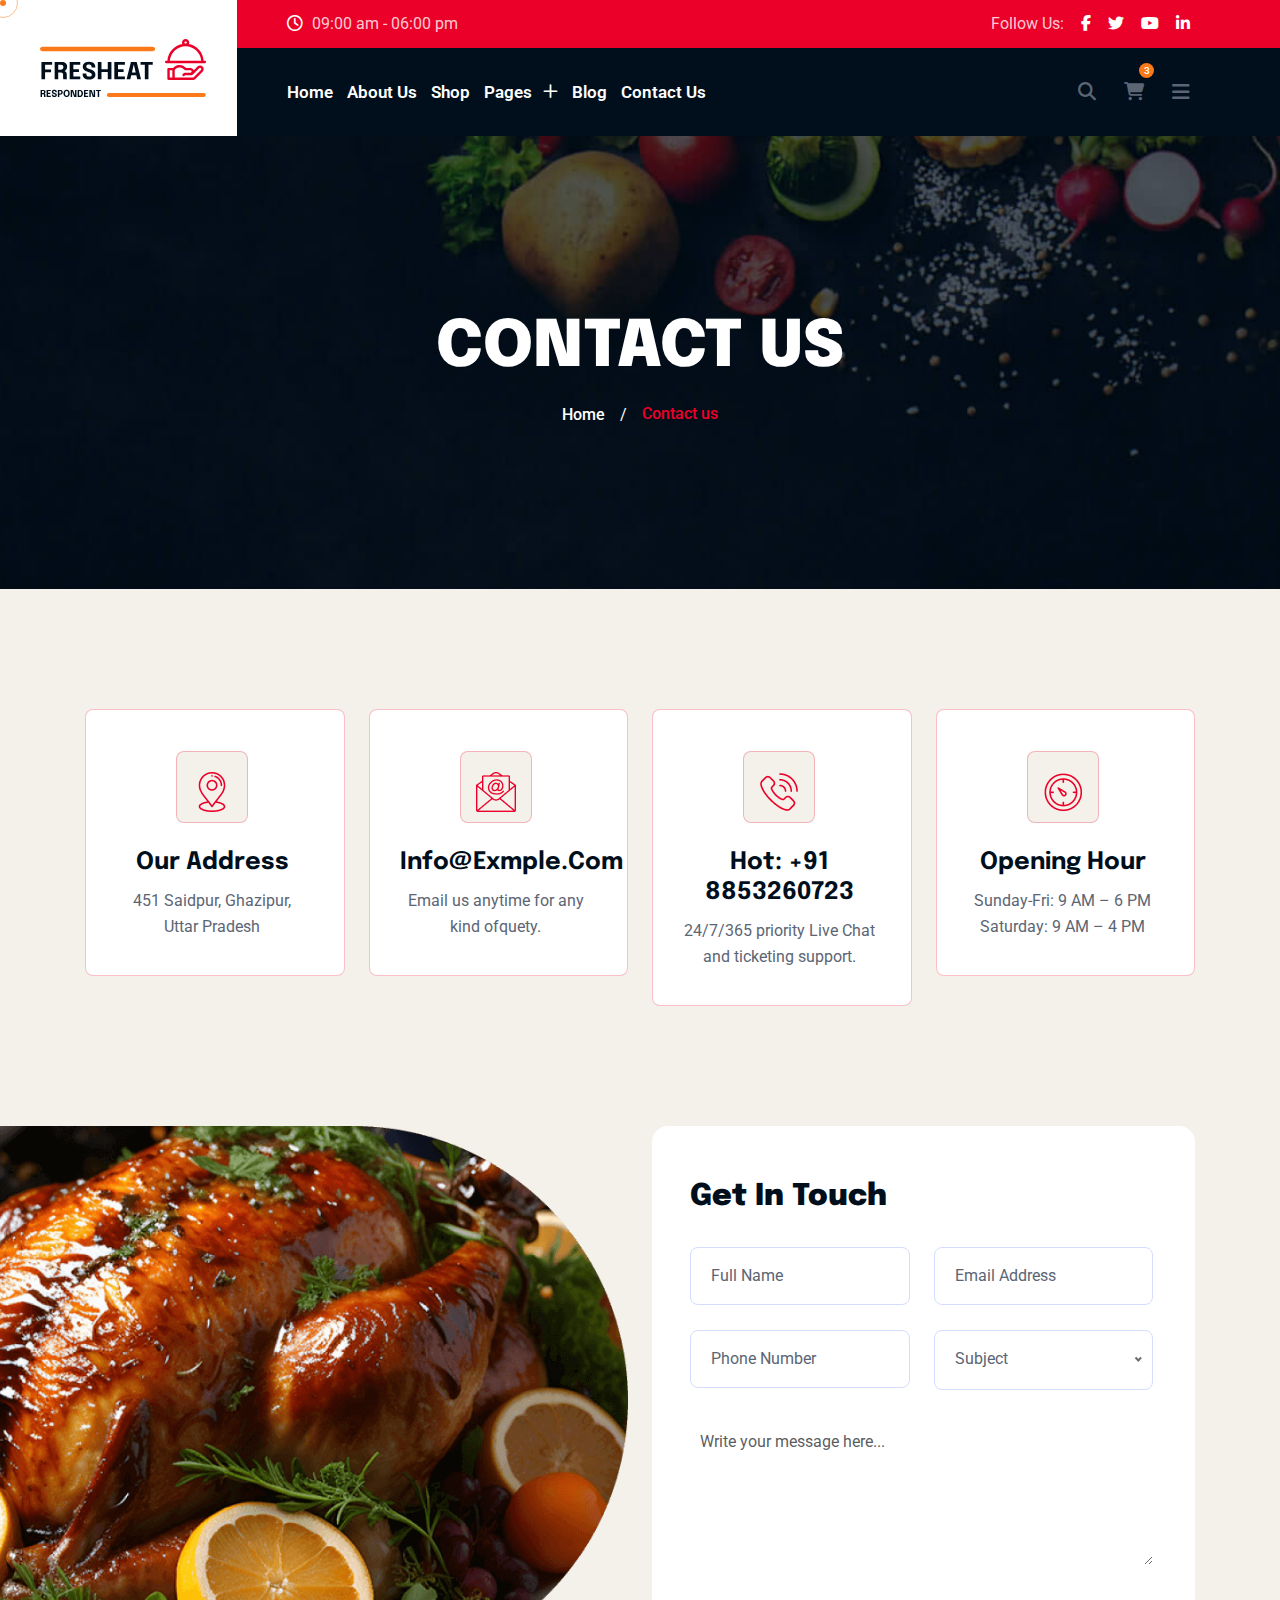
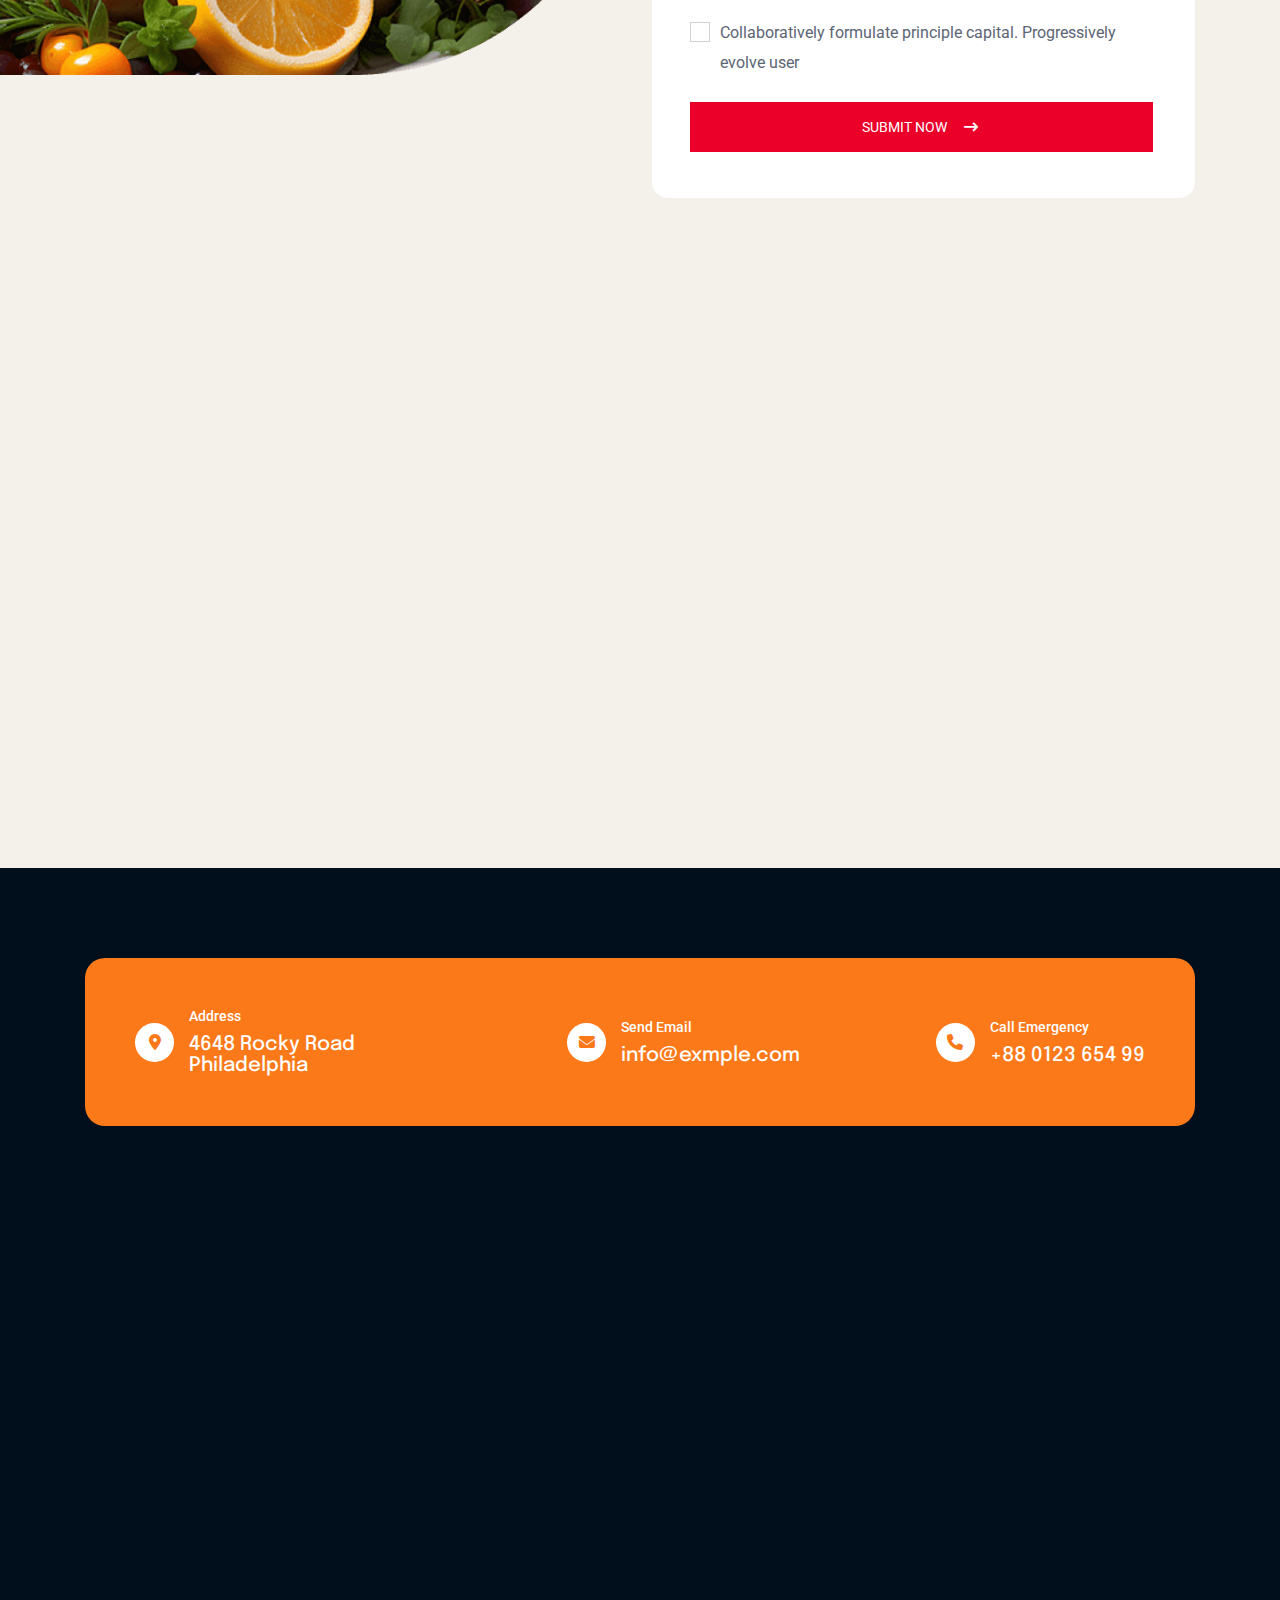
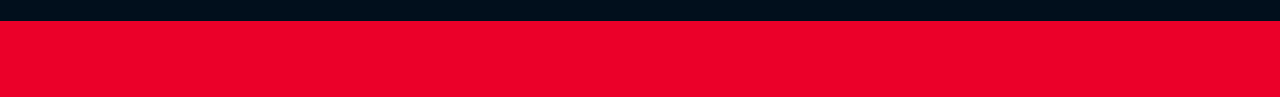
<file: contact.html>
<!DOCTYPE html>
<html lang="zxx">
<!--<< Header Area >>-->

<head>
    <!-- ========== Meta Tags ========== -->
    <meta charset="UTF-8">
    <meta http-equiv="X-UA-Compatible" content="IE=edge">
    <meta name="viewport" content="width=device-width, initial-scale=1">
    <meta name="author" content="gramentheme">
    <meta name="description" content="Fresheat food & Restaurant Html Template">
    <!--cndjs link fa icon-->
    <link rel="stylesheet" href="https://cdnjs.cloudflare.com/ajax/libs/font-awesome/6.5.1/css/all.min.css">

    <!-- ======== Page title ============ -->
    <title>Fresheat food & Restaurant Html Template</title>
    <!--<< Favcion >>-->
    <link rel="shortcut icon" href="assets/img/favicon.png">
    <!--<< Bootstrap min.css >>-->
    <link rel="stylesheet" href="assets/css/bootstrap.min.css">
    <!--<< All Min Css >>-->
    <!-- <link rel="stylesheet" href="assets/css/all.min.css"> -->
    <!--<< Animate.css >>-->
    <link rel="stylesheet" href="assets/css/animate.css">
    <!--<< Magnific Popup.css >>-->
    <link rel="stylesheet" href="assets/css/magnific-popup.css">
    <!--<< MeanMenu.css >>-->
    <link rel="stylesheet" href="assets/css/meanmenu.css">
    <!--<< Swiper Bundle.css >>-->
    <link rel="stylesheet" href="assets/css/swiper-bundle.min.css">
    <!--<< Nice Select.css >>-->
    <link rel="stylesheet" href="assets/css/nice-select.css">
    <!--<< Main.css >>-->
    <link rel="stylesheet" href="assets/css/main.css">
</head>

<body class="bg-color2">

    <!-- Preloader Start -->
    <div id="preloader" class="preloader">
        <div class="animation-preloader">
            <div class="spinner">
            </div>
            <div class="txt-loading">
                <span data-text-preloader="F" class="letters-loading">
                    F
                </span>
                <span data-text-preloader="R" class="letters-loading">
                    R
                </span>
                <span data-text-preloader="E" class="letters-loading">
                    E
                </span>
                <span data-text-preloader="S" class="letters-loading">
                    S
                </span>
                <span data-text-preloader="H" class="letters-loading">
                    H
                </span>
                <span data-text-preloader="E" class="letters-loading">
                    E
                </span>
                <span data-text-preloader="A" class="letters-loading">
                    A
                </span>
                <span data-text-preloader="T" class="letters-loading">
                    T
                </span>
            </div>
            <p class="text-center">Loading</p>
        </div>
        <div class="loader">
            <div class="row">
                <div class="col-3 loader-section section-left">
                    <div class="bg"></div>
                </div>
                <div class="col-3 loader-section section-left">
                    <div class="bg"></div>
                </div>
                <div class="col-3 loader-section section-right">
                    <div class="bg"></div>
                </div>
                <div class="col-3 loader-section section-right">
                    <div class="bg"></div>
                </div>
            </div>
        </div>
    </div>

    <!--<< Mouse Cursor Start >>-->
    <div class="mouse-cursor cursor-outer"></div>
    <div class="mouse-cursor cursor-inner"></div>

    <!-- Back To Top Start -->
    <button id="back-top" class="back-to-top">
        <i class="fa-solid fa-arrow-up"></i>
    </button>

    <!-- Offcanvas Area Start -->
    <div class="fix-area">
        <div class="offcanvas__info">
            <div class="offcanvas__wrapper">
                <div class="offcanvas__content">
                    <div class="offcanvas__top mb-5 d-flex justify-content-between align-items-center">
                        <div class="offcanvas__logo">
                            <a href="index.html">
                                <img src="assets/img/logo/logo.svg" alt="logo-img">
                            </a>
                        </div>
                        <div class="offcanvas__close">
                            <button>
                                <i class="fas fa-times"></i>
                            </button>
                        </div>
                    </div>
                    <p class="text d-none d-lg-block">
                        This involves interactions between a business and its customers. It's about meeting customers'
                        needs and resolving their problems. Effective customer service is crucial.
                    </p>
                    <div class="offcanvas-gallery-area d-none d-xl-block">
                        <div class="offcanvas-gallery-items">
                            <a href="assets/img/header/01.jpg" class="offcanvas-image img-popup">
                                <img src="assets/img/header/01.jpg" alt="gallery-img">
                            </a>
                            <a href="assets/img/header/02.jpg" class="offcanvas-image img-popup">
                                <img src="assets/img/header/02.jpg" alt="gallery-img">
                            </a>
                            <a href="assets/img/header/03.jpg" class="offcanvas-image img-popup">
                                <img src="assets/img/header/03.jpg" alt="gallery-img">
                            </a>
                        </div>
                        <div class="offcanvas-gallery-items">
                            <a href="assets/img/header/04.jpg" class="offcanvas-image img-popup">
                                <img src="assets/img/header/04.jpg" alt="gallery-img">
                            </a>
                            <a href="assets/img/header/05.jpg" class="offcanvas-image img-popup">
                                <img src="assets/img/header/05.jpg" alt="gallery-img">
                            </a>
                            <a href="assets/img/header/06.jpg" class="offcanvas-image img-popup">
                                <img src="assets/img/header/06.jpg" alt="gallery-img">
                            </a>
                        </div>
                    </div>
                    <div class="mobile-menu fix mb-3"></div>
                    <div class="offcanvas__contact">
                        <h4>Contact Info</h4>
                        <ul>
                            <li class="d-flex align-items-center">
                                <div class="offcanvas__contact-icon">
                                    <i class="fa-solid fa-location-dot"></i>
                                </div>
                                <div class="offcanvas__contact-text">
                                    <a target="_blank" href="#">Saidpur, Ghazipur, Uttar Pradesh</a>
                                </div>
                            </li>
                            <li class="d-flex align-items-center">
                                <div class="offcanvas__contact-icon mr-15">
                                    <i class="fa-regular fa-envelope"></i>
                                </div>
                                <div class="offcanvas__contact-text">
                                    <a href="tel:+013-003-003-9993"><span
                                            class="mailto:info@enofik.com">prince@gmail.com</span></a>
                                </div>
                            </li>
                            <li class="d-flex align-items-center">
                                <div class="offcanvas__contact-icon mr-15">
                                    <i class="fa-regular fa-clock"></i>
                                </div>
                                <div class="offcanvas__contact-text">
                                    <a target="_blank" href="#">Mod-friday, 09am -05pm</a>
                                </div>
                            </li>
                            <li class="d-flex align-items-center">
                                <div class="offcanvas__contact-icon mr-15">
                                    <i class="fa-solid fa-phone"></i>
                                </div>
                                <div class="offcanvas__contact-text">
                                    <a href="tel:+91 8853260723">+91 8853260723</a>
                                </div>
                            </li>
                        </ul>
                        <div class="header-button mt-4">
                            <a href="shop.html" class="theme-btn">
                                <span class="button-content-wrapper d-flex align-items-center justify-content-center">
                                    <span class="button-icon"><i
                                            class="fa-sharp fa-solid fa-cart-shopping bg-transparent text-white me-2"></i></span>
                                    <span class="button-text">ORDER NOW</span>
                                </span>
                            </a>
                        </div>
                        <div class="social-icon d-flex align-items-center">
                            <a href="#"><i class="fab fa-facebook-f"></i></a>
                            <a href="#"><i class="fab fa-twitter"></i></a>
                            <a href="#"><i class="fab fa-youtube"></i></a>
                            <a href="#"><i class="fab fa-linkedin-in"></i></a>
                        </div>
                    </div>
                </div>
            </div>
        </div>
    </div>
    <div class="offcanvas__overlay"></div>

    <!-- Header Section Start -->
    <header class="header-section">
        <div class="black-bg"></div>
        <div class="red-bg"></div>
        <div class="container-fluid">
            <div class="main-header-wrapper">
                <div class="logo-image">
                    <a href="index.html">
                        <img src="assets/img/logo/logo.svg" alt="img">
                    </a>
                </div>
                <div class="main-header-items">
                    <div class="header-top-wrapper">
                        <span><i class="fa-regular fa-clock"></i> 09:00 am - 06:00 pm</span>
                        <div class="social-icon d-flex align-items-center">
                            <span>Follow Us:</span>
                            <a href="#"><i class="fab fa-facebook-f"></i></a>
                            <a href="#"><i class="fab fa-twitter"></i></a>
                            <a href="#"><i class="fab fa-youtube"></i></a>
                            <a href="#"><i class="fab fa-linkedin-in"></i></a>
                        </div>
                    </div>
                     <div id="header-sticky" class="header-1">
                        <div class="mega-menu-wrapper">
                            <div class="header-main">
                                <div class="logo">
                                    <a href="index.html" class="header-logo">
                                        <img src="assets/img/logo/logo.svg" alt="logo-img">
                                    </a>
                                </div>
                                <div class="header-left">
                                    <div class="mean__menu-wrapper">
                                        <div class="main-menu">
                                            <nav id="mobile-menu">
                                                <ul>
                                                    <li class="has-dropdown active menu-thumb">
                                                        <a href="index.html">
                                                            Home
                                                            
                                                        </a>
                                                       
                                                    </li>
                                                    
                                                    <li class="has-dropdown">
                                                        <a href="about.html">
                                                            About Us
                                                           
                                                        </a>
                                                        
                                                    </li>
                                                    <li>
                                                        <a href="shop.html">
                                                            Shop
                                                            
                                                        </a>
                                                        
                                                    </li>
                                                    <li class="has-dropdown">
                                                        <a href="#">
                                                            Pages
                                                            <i class="fa-regular fa-plus"></i>
                                                        </a>
                                                        <ul class="submenu">
                                                            <li class="has-dropdown">
                                                                <a href="chef-details2.html">
                                                                    Chef                                                                    
                                                                </a>                                                                
                                                            </li>
                                                            <li class="has-dropdown">
                                                                <a href="menu2.html">
                                                                    Food Menu
                                                                </a>
                                                            </li>
                                                            <li><a href="gallery.html">Gallery</a></li>
                                                            <li class="has-dropdown">
                                                                <a href="service-details.html">
                                                                    Services
                                                                </a>                                                              
                                                            </li>
                                                            <li><a href="reservation.html">Reservation</a></li>
                                                            <li><a href="faq.html">Faq's</a></li>
                                                            <li><a href="account.html">My Account</a></li>
                                                        </ul>
                                                    </li>
                                                    <li>
                                                        <a href="blog-left-sidebar.html">
                                                            Blog
                                                        </a>                                                       
                                                    </li>
                                                    <li>
                                                        <a href="contact.html">
                                                            Contact Us                                                           
                                                        </a>                                                      
                                                    </li>
                                                </ul>
                                            </nav>
                                        </div>
                                    </div>
                                </div>
                                <div class="header-right d-flex justify-content-end align-items-center">
                                    <a href="#0" class="search-trigger search-icon"><i class="fa-solid fa-magnifying-glass"></i></a>
                                    <div class="header__cart">
                                        <a href="#"> <i class="fa-sharp fa-solid fa-cart-shopping"></i> </a>
                                        <div class="header__right__dropdown__wrapper">
                                            <div class="header__right__dropdown__inner">
                                                <div class="single__header__right__dropdown">

                                                    <div class="header__right__dropdown__img">
                                                        <a href="#">
                                                            <img loading="lazy"
                                                                src="assets/img/blog/blogRecentThumb3_1.png"
                                                                alt="photo">
                                                        </a>
                                                    </div>
                                                    <div class="header__right__dropdown__content">

                                                        <a href="shop.html">Fried Chicken</a>
                                                        <p>1 x <span class="price">$ 80.00</span></p>

                                                    </div>
                                                    <div class="header__right__dropdown__close">
                                                        <a href="#"><i class="icofont-close-line"></i></a>
                                                    </div>
                                                </div>

                                                <div class="single__header__right__dropdown">

                                                    <div class="header__right__dropdown__img">
                                                        <a href="#">
                                                            <img loading="lazy"
                                                                src="assets/img/blog/blogRecentThumb3_2.png"
                                                                alt="photo">
                                                        </a>
                                                    </div>
                                                    <div class="header__right__dropdown__content">

                                                        <a href="shop.html">Fried Noodles</a>
                                                        <p>1 x <span class="price">$ 60.00</span></p>

                                                    </div>
                                                    <div class="header__right__dropdown__close">
                                                        <a href="#"><i class="icofont-close-line"></i></a>
                                                    </div>
                                                </div>

                                                <div class="single__header__right__dropdown">

                                                    <div class="header__right__dropdown__img">
                                                        <a href="#">
                                                            <img loading="lazy"
                                                                src="assets/img/blog/blogRecentThumb3_3.png"
                                                                alt="photo">
                                                        </a>
                                                    </div>
                                                    <div class="header__right__dropdown__content">

                                                        <a href="shop.html">Special Pasta</a>
                                                        <p>1 x <span class="price">$ 70.00</span></p>

                                                    </div>
                                                    <div class="header__right__dropdown__close">
                                                        <a href="#"><i class="icofont-close-line"></i></a>
                                                    </div>
                                                </div>
                                            </div>

                                            <p class="dropdown__price">Total: <span>$1,100.00</span>
                                            </p>
                                            <div class="header__right__dropdown__button">
                                                <a href="cart.html" class="theme-btn mb-2">View Cart</a>
                                                <a href="checkout.html" class="theme-btn style3">Checkout</a>
                                            </div>
                                        </div>
                                    </div>

                                    <a class="theme-btn" href="menu.html">ORDER NOW <i
                                            class="fa-sharp fa-solid fa-arrow-right"></i></a>
                                    <div class="header__hamburger d-xl-block my-auto">
                                        <div class="sidebar__toggle">
                                            <i class="fas fa-bars"></i>
                                        </div>
                                    </div>
                                </div>
                            </div>
                        </div>
                    </div>
                </div>
            </div>
        </div>
    </header>


    <!-- Search Area Start -->
    <div class="search-wrap">
        <div class="search-inner">
            <i class="fas fa-times search-close" id="search-close"></i>
            <div class="search-cell">
                <form method="get">
                    <div class="search-field-holder">
                        <input type="search" class="main-search-input" placeholder="Search...">
                    </div>
                </form>
            </div>
        </div>
    </div>

    <!-- Breadcumb Section   S T A R T -->
    <div class="breadcumb-section">
        <div class="breadcumb-wrapper">
            <div class="container">
                <div class="row">
                    <div class="col-12">
                        <div class="breadcumb-content">
                            <h1 class="breadcumb-title">Contact us</h1>
                            <ul class="breadcumb-menu">
                                <li><a href="index.html">Home</a></li>
                                <li class="text-white">/</li>
                                <li class="active">Contact us</li>
                            </ul>
                        </div>
                    </div>
                </div>
            </div>
        </div>
    </div>


    <!-- Contact Us Section    S T A R T -->
    <div class="contact-us-section section-padding fix">
        <div class="contact-box-wrapper style1">
            <div class="container">
                <div class="row gy-4">
                    <div class="col-md-6 col-xl-3">
                        <div class="contact-box style1">
                            <div class="contact-icon"><img src="assets/img/icon/location.png" alt="icon"></div>
                            <h3 class="title">Our Address</h3>
                            <p>451 Saidpur, Ghazipur, Uttar Pradesh</p>
                        </div>
                    </div>
                    <div class="col-md-6 col-xl-3">
                        <div class="contact-box style1">
                            <div class="contact-icon"><img src="assets/img/icon/gmail.png" alt="icon"></div>
                            <h3 class="title">info@exmple.com</h3>
                            <p>Email us anytime for any kind ofquety.</p>
                        </div>
                    </div>
                    <div class="col-md-6 col-xl-3">
                        <div class="contact-box style1">
                            <div class="contact-icon"><img src="assets/img/icon/phone.png" alt="icon"></div>
                            <h3 class="title">Hot: +91 8853260723</h3>
                            <p>24/7/365 priority Live Chat and ticketing support.</p>
                        </div>
                    </div>
                    <div class="col-md-6 col-xl-3">
                        <div class="contact-box style1">
                            <div class="contact-icon"><img src="assets/img/icon/clock.png" alt="icon"></div>
                            <h3 class="title">Opening Hour</h3>
                            <p>Sunday-Fri: 9 AM – 6 PM Saturday: 9 AM – 4 PM</p>
                        </div>
                    </div>
                </div>
            </div>
        </div>
    </div>

    <!-- Contact Form Section    S T A R T -->
    <div class="contact-form-section section-padding pt-0 fix">
        <div class="contact-form-wrapper style2">
            <div class="container">
                <div class="row gx-60 gy-5">
                    <div class="col-xl-6">
                        <div class="contact-form-thumb">
                            <img src="assets/img/contact/contactThumb2_1.png" alt="thumb">
                        </div>
                    </div>
                    <div class="col-xl-6">
                        <div class="contact-form style2">
                            <h2>Get in Touch</h2>
                            <form class="row" action="#">
                                <div class="col-md-6">
                                    <input type="text" placeholder="Full Name">
                                </div>
                                <div class="col-md-6">
                                    <input type="email" placeholder="Email Address">
                                </div>
                                <div class="col-md-6">
                                    <input type="number" placeholder="Phone Number">
                                </div>
                                <div class="col-md-6">
                                    <select name="orderby" class="single-select" aria-label="Shop order">
                                        <option value="subject" selected="selected">Subject</option>
                                        <option value="complain">Complain</option>
                                        <option value="greetings">Greetings</option>
                                        <option value="date">Expire Date</option>
                                        <option value="price">About Price</option>
                                        <option value="order">About order</option>
                                    </select>
                                </div>
                                <div class="col-12">
                                    <textarea id="message" class="form-control" placeholder="Write your message here..."
                                        rows="5"></textarea>
                                </div>
                                <div class="col-12 form-group">
                                    <input id="reviewcheck" name="reviewcheck" type="checkbox">
                                    <label for="reviewcheck">Collaboratively formulate principle capital. Progressively
                                        evolve user<span class="checkmark"></span></label>
                                </div>
                                <div class="col-12 form-group mb-0">
                                    <button class="theme-btn w-100">SUBMIT NOW <i
                                            class="fa-sharp fa-solid fa-arrow-right-long bg-transparent text-white"></i></button>
                                </div>
                            </form>
                        </div>
                    </div>
                </div>
            </div>
        </div>
    </div>

    <!-- Map Section    S T A R T -->
    <div class="map-wrapper" style="line-height: 0;">
        <iframe
            src="https://www.google.com/maps/embed?pb=!1m18!1m12!1m3!1d28821.965472924858!2d89.07524545!3d25.4467646!2m3!1f0!2f0!3f0!3m2!1i1024!2i768!4f13.1!3m3!1m2!1s0x39fcb92fb4d9696d%3A0x74b18fed6b93e5e5!2sNobabgonj%20National%20garden!5e0!3m2!1sen!2sbd!4v1724820772279!5m2!1sen!2sbd"
            height="550" style="border:0; width: 100%;" allowfullscreen="" loading="lazy"
            referrerpolicy="no-referrer-when-downgrade"></iframe>
    </div>

    <!-- Footer Section    S T A R T -->
    <footer class="footer-section bg-title fix">
        <div class="footer-widgets-wrapper">
            <div class="shape1 float-bob-y d-none d-xxl-block"><img src="assets/img/shape/footerShape1_1.png"
                    alt="shape"></div>
            <div class="shape2 d-none d-xxl-block"><img src="assets/img/shape/footerShape1_2.png" alt="shape"></div>
            <div class="shape3 d-none d-xxl-block"><img src="assets/img/shape/footerShape1_3.png" alt="shape"></div>
            <div class="shape4  d-none d-xxl-block"><img src="assets/img/shape/footerShape1_4.png" alt="shape"></div>
            <div class="container">
                <div class="footer-top">
                    <div class="row gy-4">
                        <div class="col-lg-4">
                            <div class="fancy-box">
                                <div class="item1"><i class="fa-solid fa-location-dot"></i></div>
                                <div class="item2">
                                    <h6>address</h6>
                                    <p>4648 Rocky Road Philadelphia </p>
                                </div>
                            </div>
                        </div>
                        <div class="col-lg-4 d-flex justify-content-start justify-content-lg-end">
                            <div class="fancy-box">
                                <div class="item1"><i class="fa-solid fa-envelope"></i></div>
                                <div class="item2">
                                    <h6>send email</h6>
                                    <p>info@exmple.com</p>
                                </div>
                            </div>
                        </div>
                        <div class="col-lg-4 d-flex justify-content-start justify-content-lg-end">
                            <div class="fancy-box">
                                <div class="item1"><i class="fa-solid fa-phone"></i></div>
                                <div class="item2">
                                    <h6>call emergency</h6>
                                    <p>+88 0123 654 99</p>
                                </div>
                            </div>
                        </div>
                    </div>
                </div>

                <div class="row">
                    <div class="col-xl-3 col-lg-4 col-md-6 wow fadeInUp" data-wow-delay=".2s">
                        <div class="single-footer-widget">
                            <div class="widget-head">
                                <a href="index.html">
                                    <img src="assets/img/logo/logoWhite.svg" alt="logo-img">
                                </a>
                            </div>
                            <div class="footer-content">
                                <p>
                                    Phasellus ultricies aliquam volutpat ullamcorper laoreet neque, a lacinia
                                    curabitur
                                    lacinia mollis
                                </p>
                                <div class="social-icon d-flex align-items-center">
                                    <a href="#"><i class="fab fa-facebook-f"></i></a>
                                    <a href="#"><i class="fab fa-twitter"></i></a>
                                    <a href="#"><i class="fa-brands fa-linkedin-in"></i></a>
                                    <a href="#"><i class="fa-brands fa-youtube"></i></a>
                                </div>
                            </div>
                        </div>
                    </div>
                    <div class="col-xl-3 col-lg-4 col-md-6 ps-xl-5 wow fadeInUp" data-wow-delay=".4s">
                        <div class="single-footer-widget">
                            <div class="widget-head">
                                <h3>Quick Links</h3>
                            </div>
                            <ul class="list-area">
                                <li>
                                    <a href="about.html">
                                        <i class="fa-solid fa-chevrons-right"></i>
                                        About Us
                                    </a>
                                </li>
                                <li>
                                    <a href="gallery.html">
                                        <i class="fa-solid fa-chevrons-right"></i>
                                        Our Gallery
                                    </a>
                                </li>
                                <li>
                                    <a href="blog.html">
                                        <i class="fa-solid fa-chevrons-right"></i>
                                        Our Blogs
                                    </a>
                                </li>
                                <li>
                                    <a href="faq.html">
                                        <i class="fa-solid fa-chevrons-right"></i>
                                        FAQ’S
                                    </a>
                                </li>
                                <li>
                                    <a href="contact.html">
                                        <i class="fa-solid fa-chevrons-right"></i>
                                        Contact Us
                                    </a>
                                </li>
                            </ul>
                        </div>
                    </div>
                    <div class="col-xl-3 col-lg-4 col-md-6 ps-xl-5 wow fadeInUp" data-wow-delay=".4s">
                        <div class="single-footer-widget">
                            <div class="widget-head">
                                <h3>Our Menu</h3>
                            </div>
                            <ul class="list-area">
                                <li>
                                    <a href="menu.html">
                                        <i class="fa-solid fa-chevrons-right"></i>
                                        Burger King
                                    </a>
                                </li>
                                <li>
                                    <a href="menu.html">
                                        <i class="fa-solid fa-chevrons-right"></i>
                                        Pizza king
                                    </a>
                                </li>
                                <li>
                                    <a href="menu.html">
                                        <i class="fa-solid fa-chevrons-right"></i>
                                        Fresh Food
                                    </a>
                                </li>
                                <li>
                                    <a href="menu.html">
                                        <i class="fa-solid fa-chevrons-right"></i>
                                        Vegetable
                                    </a>
                                </li>
                                <li>
                                    <a href="menu.html">
                                        <i class="fa-solid fa-chevrons-right"></i>
                                        Desserts
                                    </a>
                                </li>
                            </ul>
                        </div>
                    </div>
                    <div class="col-xl-3 col-lg-4 col-md-6 ps-xl-5 wow fadeInUp" data-wow-delay=".4s">
                        <div class="single-footer-widget">
                            <div class="widget-head">
                                <h3>Contact Us</h3>
                            </div>
                            <ul class="list-area">
                                <li class="mb-2">
                                    Monday – Friday: <span class="text-theme-color2"> 8am – 4pm </span>
                                </li>
                                <li>
                                    Saturday: <span class="text-theme-color2"> 8am – 12am </span>
                                </li>
                            </ul>
                            <form action="#" class="mt-4">
                                <div class="form-control">
                                    <input class="email" type="email" placeholder="Your email address">
                                    <button type="submit" class="submit-btn"><i
                                            class="fa-solid fa-arrow-right-long"></i></button>
                                </div>
                                <div class="form-control style2 mt-3">
                                    <input id="checkbox" name="checkbox" type="checkbox">
                                    <label for="checkbox">I agree to the <a href="contact.html">Privacy Policy.
                                        </a></label>
                                </div>
                            </form>
                        </div>
                    </div>
                </div>
            </div>
        </div>
        <div class="footer-bottom">
            <div class="container">
                <div class="footer-wrapper d-flex align-items-center justify-content-between">
                    <p class="wow fadeInLeft" data-wow-delay=".3s">
                        © All Copyright 2024 by <a href="index.html">FreshEat</a>
                    </p>
                    <ul class="brand-logo wow fadeInRight" data-wow-delay=".5s">
                        <li>
                            <a class="text-white" href="contact.html">
                                Terms & Condition
                            </a>
                        </li>
                        <li>
                            <a class="text-white" href="contact.html">
                                Privacy Policy
                            </a>
                        </li>
                    </ul>
                </div>
            </div>
        </div>
    </footer>


    <!--<< All JS Plugins >>-->
    <script src="assets/js/jquery-3.7.1.min.js"></script>
    <!--<< Bootstrap Js >>-->
    <script src="assets/js/bootstrap.bundle.min.js"></script>
    <!--<< Waypoints Js >>-->
    <script src="assets/js/jquery.waypoints.js"></script>
    <!--<< Counterup Js >>-->
    <script src="assets/js/jquery.counterup.min.js"></script>
    <!--<< Viewport Js >>-->
    <script src="assets/js/viewport.jquery.js"></script>
    <!--<< Magnific popup Js >>-->
    <script src="assets/js/magnific-popup.min.js"></script>
    <!--<< Tilt Js >>-->
    <script src="assets/js/tilt.min.js"></script>
    <!--<< Swiper Slider Js >>-->
    <script src="assets/js/swiper-bundle.min.js"></script>
    <!--<< MeanMenu Js >>-->
    <script src="assets/js/jquery.meanmenu.min.js"></script>
    <!--<< Wow Animation Js >>-->
    <script src="assets/js/wow.min.js"></script>
    <!--<< Nice Select Js >>-->
    <script src="assets/js/nice-select.min.js"></script>
    <!--<< Main.js >>-->
    <script src="assets/js/main.js"></script>
</body>

</html>
</file>
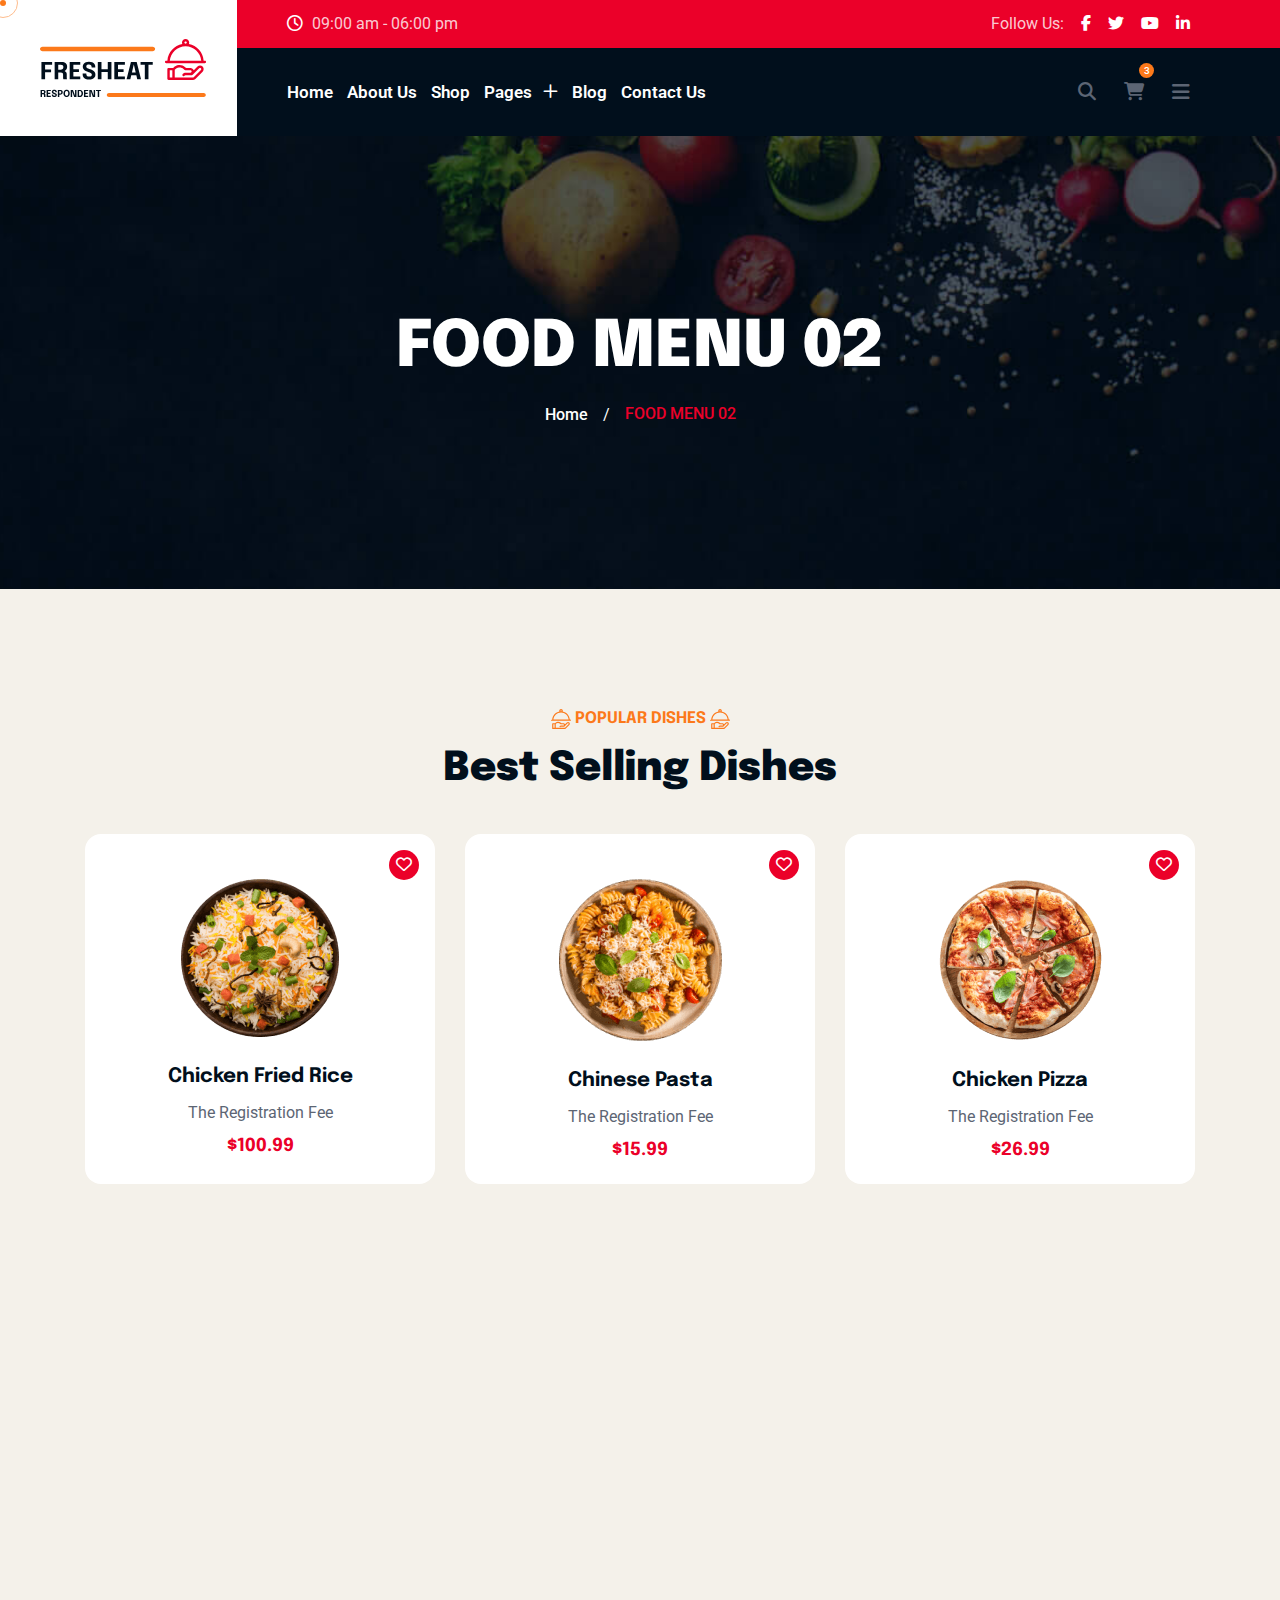
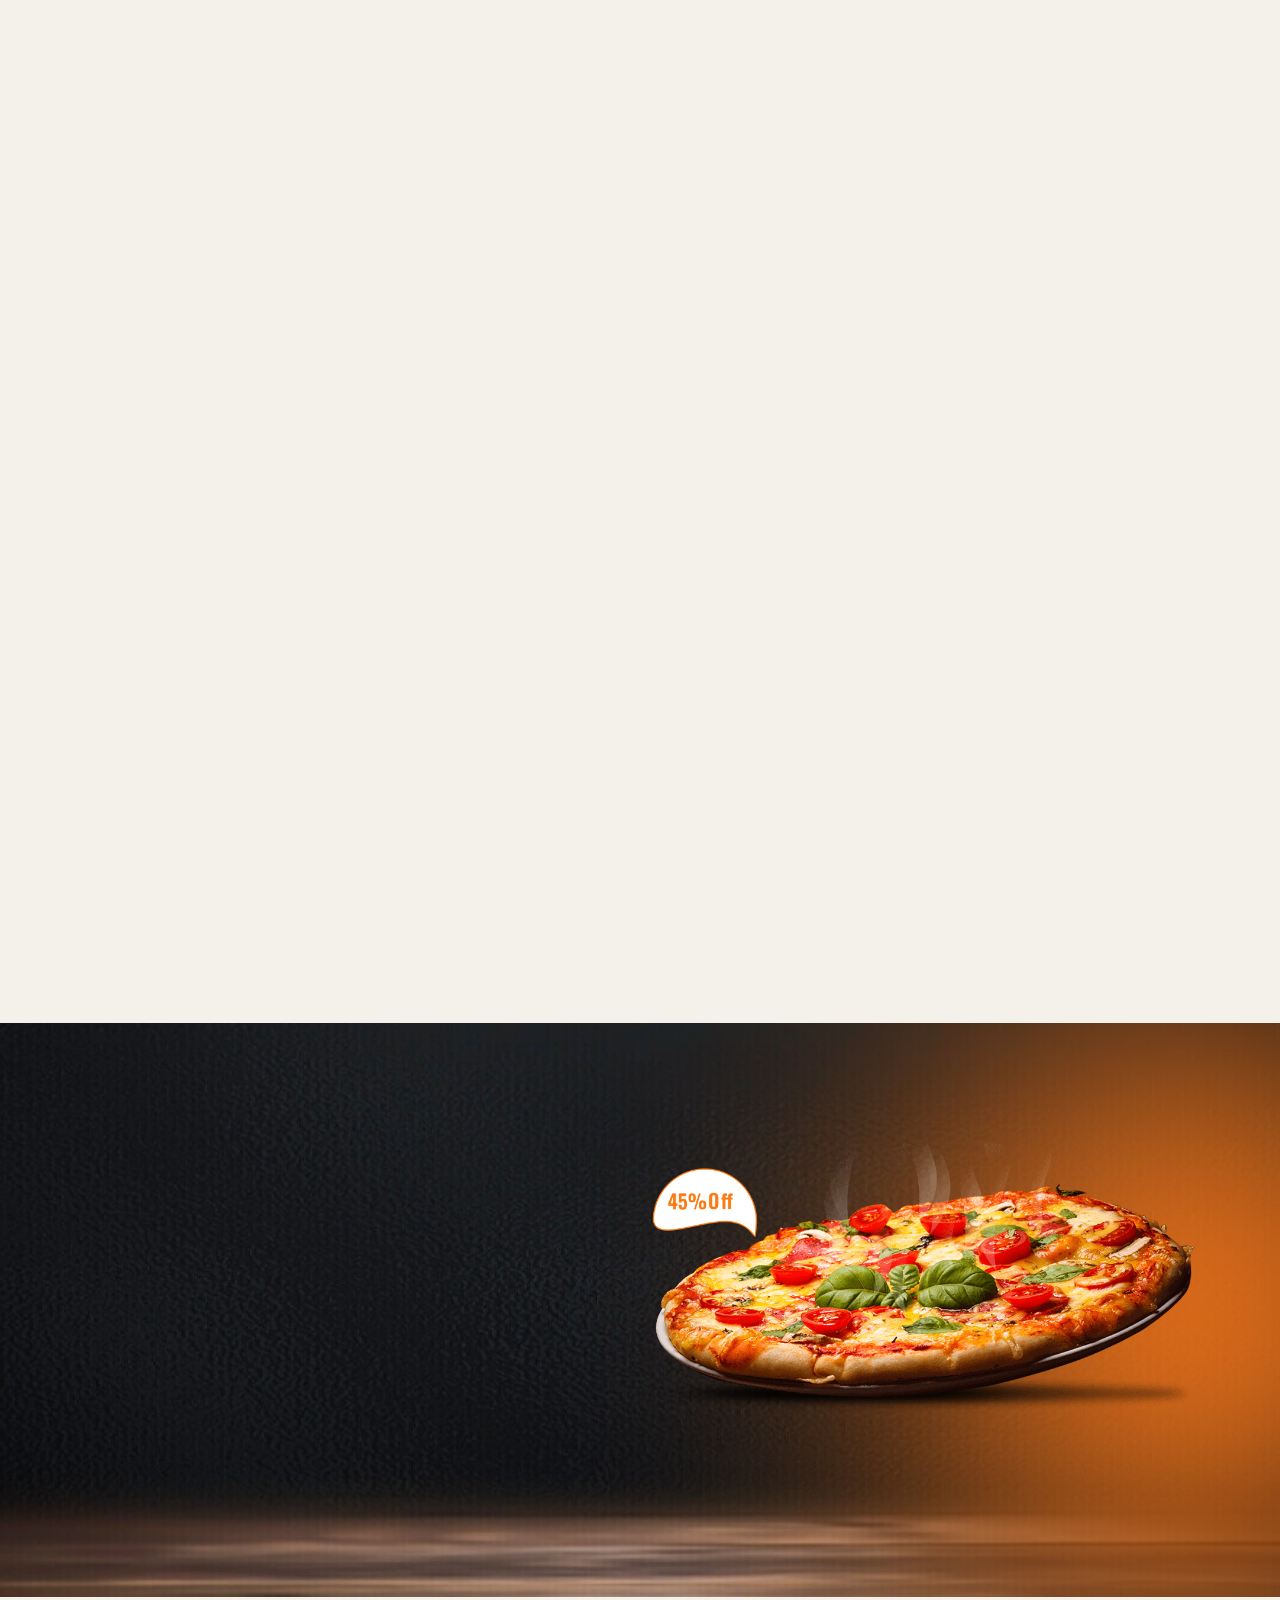
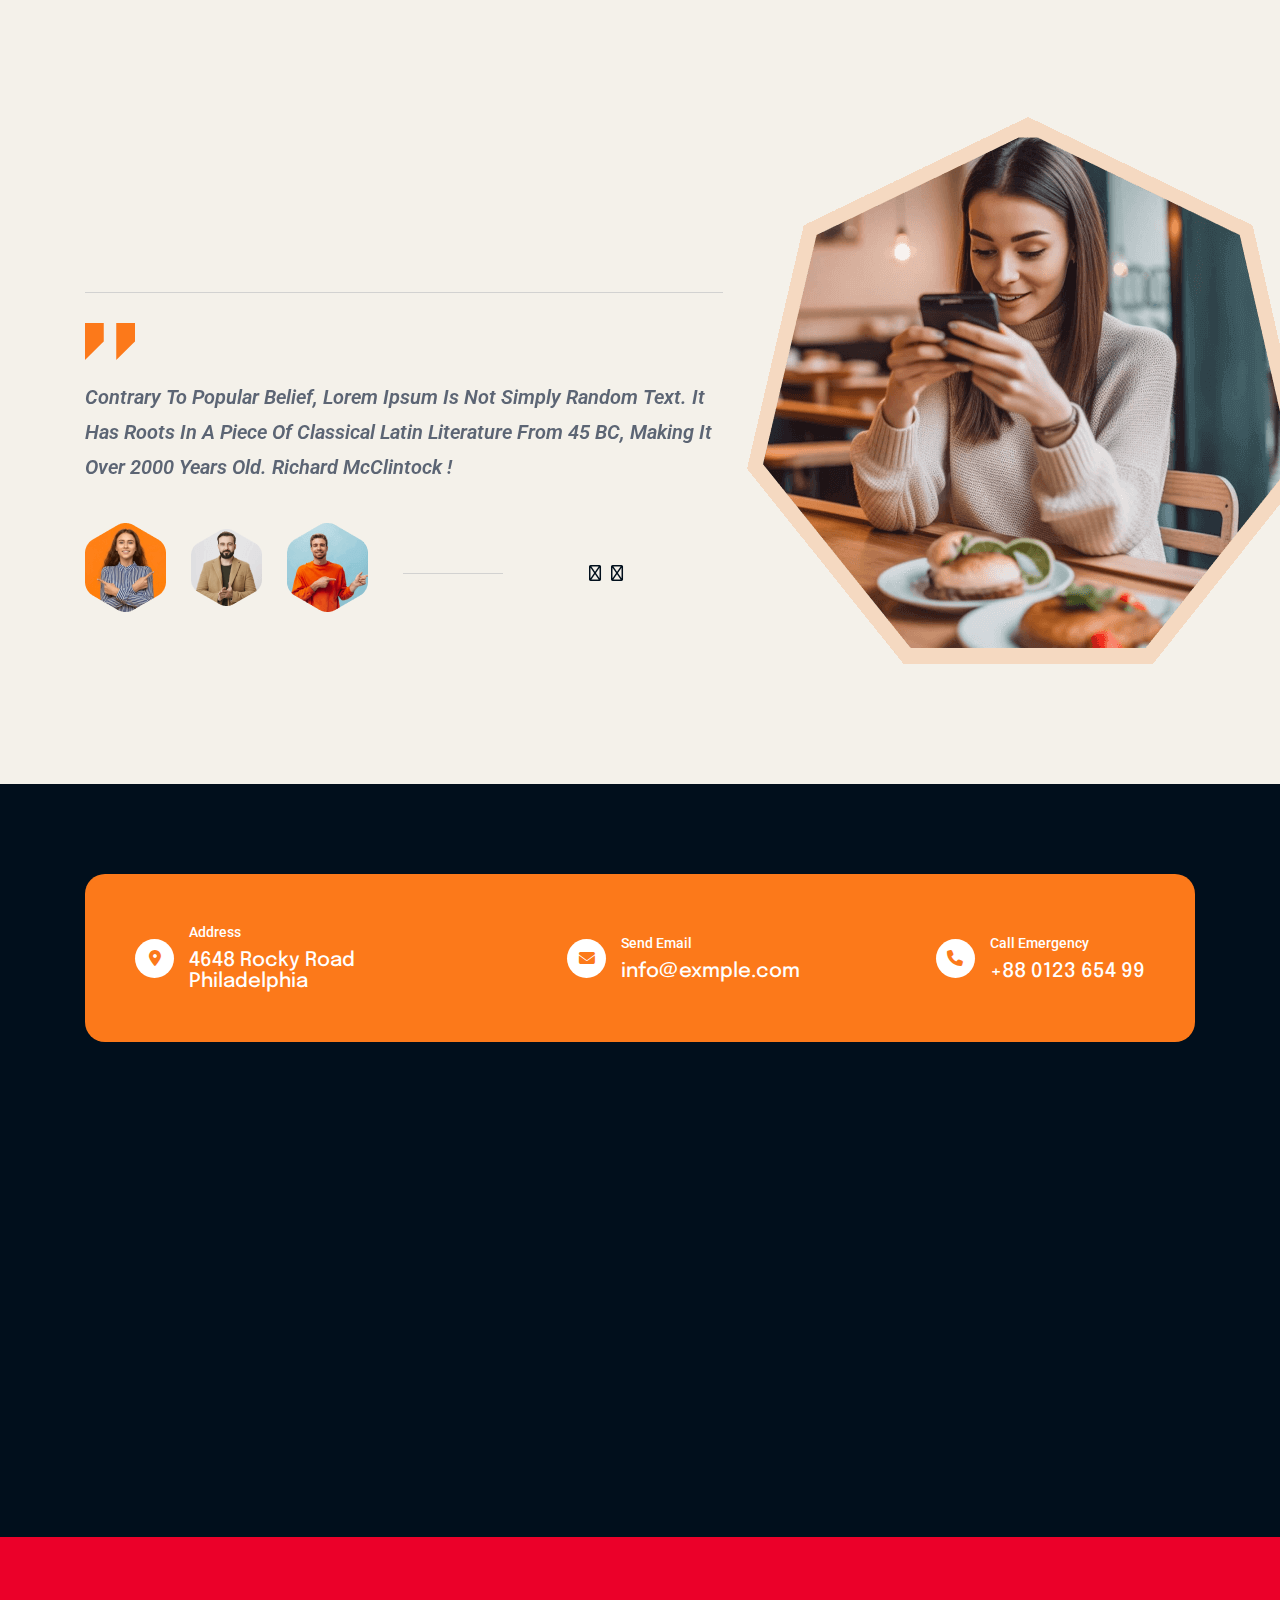
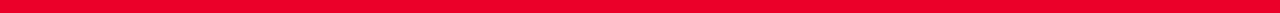
<file: menu2.html>
<!DOCTYPE html>
<html lang="zxx">
<!--<< Header Area >>-->

<head>
    <!-- ========== Meta Tags ========== -->
    <meta charset="UTF-8">
    <meta http-equiv="X-UA-Compatible" content="IE=edge">
    <meta name="viewport" content="width=device-width, initial-scale=1">
    <meta name="author" content="gramentheme">
    <meta name="description" content="Fresheat food & Restaurant Html Template">
    <!-- ======== Page title ============ -->
    <title>Fresheat food & Restaurant Html Template</title>
    <!--cdns link-->
   <link rel="stylesheet" href="https://cdnjs.cloudflare.com/ajax/libs/font-awesome/6.7.2/css/all.min.css" integrity="sha512-Evv84Mr4kqVGRNSgIGL/F/aIDqQb7xQ2vcrdIwxfjThSH8CSR7PBEakCr51Ck+w+/U6swU2Im1vVX0SVk9ABhg==" crossorigin="anonymous" referrerpolicy="no-referrer" />
   
    <!--<< Favcion >>-->
    <link rel="shortcut icon" href="assets/img/favicon.png">
    <!--<< Bootstrap min.css >>-->
    <link rel="stylesheet" href="assets/css/bootstrap.min.css">
    <!--<< All Min Css >>-->
    <!-- <link rel="stylesheet" href="assets/css/all.min.css"> -->
    <!--<< Animate.css >>-->
    <link rel="stylesheet" href="assets/css/animate.css">
    <!--<< Magnific Popup.css >>-->
    <link rel="stylesheet" href="assets/css/magnific-popup.css">
    <!--<< MeanMenu.css >>-->
    <link rel="stylesheet" href="assets/css/meanmenu.css">
    <!--<< Swiper Bundle.css >>-->
    <link rel="stylesheet" href="assets/css/swiper-bundle.min.css">
    <!--<< Nice Select.css >>-->
    <link rel="stylesheet" href="assets/css/nice-select.css">
    <!--<< Main.css >>-->
    <link rel="stylesheet" href="assets/css/main.css">
</head>

<body class="bg-color2">

    <!-- Preloader Start -->
    <div id="preloader" class="preloader">
        <div class="animation-preloader">
            <div class="spinner">
            </div>
            <div class="txt-loading">
                <span data-text-preloader="F" class="letters-loading">
                    F
                </span>
                <span data-text-preloader="R" class="letters-loading">
                    R
                </span>
                <span data-text-preloader="E" class="letters-loading">
                    E
                </span>
                <span data-text-preloader="S" class="letters-loading">
                    S
                </span>
                <span data-text-preloader="H" class="letters-loading">
                    H
                </span>
                <span data-text-preloader="E" class="letters-loading">
                    E
                </span>
                <span data-text-preloader="A" class="letters-loading">
                    A
                </span>
                <span data-text-preloader="T" class="letters-loading">
                    T
                </span>
            </div>
            <p class="text-center">Loading</p>
        </div>
        <div class="loader">
            <div class="row">
                <div class="col-3 loader-section section-left">
                    <div class="bg"></div>
                </div>
                <div class="col-3 loader-section section-left">
                    <div class="bg"></div>
                </div>
                <div class="col-3 loader-section section-right">
                    <div class="bg"></div>
                </div>
                <div class="col-3 loader-section section-right">
                    <div class="bg"></div>
                </div>
            </div>
        </div>
    </div>

    <!--<< Mouse Cursor Start >>-->
    <div class="mouse-cursor cursor-outer"></div>
    <div class="mouse-cursor cursor-inner"></div>

    <!-- Back To Top Start -->
    <button id="back-top" class="back-to-top">
        <i class="fa-solid fa-arrow-up"></i>
    </button>

    <!-- Offcanvas Area Start -->
    <div class="fix-area">
        <div class="offcanvas__info">
            <div class="offcanvas__wrapper">
                <div class="offcanvas__content">
                    <div class="offcanvas__top mb-5 d-flex justify-content-between align-items-center">
                        <div class="offcanvas__logo">
                            <a href="index.html">
                                <img src="assets/img/logo/logo.svg" alt="logo-img">
                            </a>
                        </div>
                        <div class="offcanvas__close">
                            <button>
                                <i class="fas fa-times"></i>
                            </button>
                        </div>
                    </div>
                    <p class="text d-none d-lg-block">
                        This involves interactions between a business and its customers. It's about meeting customers'
                        needs and resolving their problems. Effective customer service is crucial.
                    </p>
                    <div class="offcanvas-gallery-area d-none d-xl-block">
                        <div class="offcanvas-gallery-items">
                            <a href="assets/img/header/01.jpg" class="offcanvas-image img-popup">
                                <img src="assets/img/header/01.jpg" alt="gallery-img">
                            </a>
                            <a href="assets/img/header/02.jpg" class="offcanvas-image img-popup">
                                <img src="assets/img/header/02.jpg" alt="gallery-img">
                            </a>
                            <a href="assets/img/header/03.jpg" class="offcanvas-image img-popup">
                                <img src="assets/img/header/03.jpg" alt="gallery-img">
                            </a>
                        </div>
                        <div class="offcanvas-gallery-items">
                            <a href="assets/img/header/04.jpg" class="offcanvas-image img-popup">
                                <img src="assets/img/header/04.jpg" alt="gallery-img">
                            </a>
                            <a href="assets/img/header/05.jpg" class="offcanvas-image img-popup">
                                <img src="assets/img/header/05.jpg" alt="gallery-img">
                            </a>
                            <a href="assets/img/header/06.jpg" class="offcanvas-image img-popup">
                                <img src="assets/img/header/06.jpg" alt="gallery-img">
                            </a>
                        </div>
                    </div>
                    <div class="mobile-menu fix mb-3"></div>
                    <div class="offcanvas__contact">
                        <h4>Contact Info</h4>
                        <ul>
                            <li class="d-flex align-items-center">
                                <div class="offcanvas__contact-icon">
                                    <i class="fa-solid fa-location-dot"></i>
                                </div>
                                <div class="offcanvas__contact-text">
                                    <a target="_blank" href="#">Daulatpur, Saidpur, Ghazipur, Uttar Pradesh</a>
                                </div>
                            </li>
                            <li class="d-flex align-items-center">
                                <div class="offcanvas__contact-icon mr-15">
                                    <i class="fa-regular fa-envelope"></i>
                                </div>
                                <div class="offcanvas__contact-text">
                                    <a href="tel:+013-003-003-9993"><span
                                            class="mailto:info@enofik.com">prinnce@gmail.com</span></a>
                                </div>
                            </li>
                            <li class="d-flex align-items-center">
                                <div class="offcanvas__contact-icon mr-15">
                                    <i class="fa-regular fa-clock"></i>
                                </div>
                                <div class="offcanvas__contact-text">
                                    <a target="_blank" href="#">Mod-friday, 09am -05pm</a>
                                </div>
                            </li>
                            <li class="d-flex align-items-center">
                                <div class="offcanvas__contact-icon mr-15">
                                    <i class="fa-solid fa-phone"></i>
                                </div>
                                <div class="offcanvas__contact-text">
                                    <a href="tel:+91 8853260723">+91 8853260723</a>
                                </div>
                            </li>
                        </ul>
                        <div class="header-button mt-4">
                            <a href="shop.html" class="theme-btn">
                                <span class="button-content-wrapper d-flex align-items-center justify-content-center">
                                    <span class="button-icon"><i
                                            class="fa-sharp fa-solid fa-cart-shopping bg-transparent text-white me-2"></i></span>
                                    <span class="button-text">ORDER NOW</span>
                                </span>
                            </a>
                        </div>
                        <div class="social-icon d-flex align-items-center">
                            <a href="#"><i class="fab fa-facebook-f"></i></a>
                            <a href="#"><i class="fab fa-twitter"></i></a>
                            <a href="#"><i class="fab fa-youtube"></i></a>
                            <a href="#"><i class="fab fa-linkedin-in"></i></a>
                        </div>
                    </div>
                </div>
            </div>
        </div>
    </div>
    <div class="offcanvas__overlay"></div>

    <!-- Header Section Start -->
    <header class="header-section">
        <div class="black-bg"></div>
        <div class="red-bg"></div>
        <div class="container-fluid">
            <div class="main-header-wrapper">
                <div class="logo-image">
                    <a href="index.html">
                        <img src="assets/img/logo/logo.svg" alt="img">
                    </a>
                </div>
                <div class="main-header-items">
                    <div class="header-top-wrapper">
                        <span><i class="fa-regular fa-clock"></i> 09:00 am - 06:00 pm</span>
                        <div class="social-icon d-flex align-items-center">
                            <span>Follow Us:</span>
                            <a href="#"><i class="fab fa-facebook-f"></i></a>
                            <a href="#"><i class="fab fa-twitter"></i></a>
                            <a href="#"><i class="fab fa-youtube"></i></a>
                            <a href="#"><i class="fab fa-linkedin-in"></i></a>
                        </div>
                    </div>
                    <div id="header-sticky" class="header-1">
                        <div class="mega-menu-wrapper">
                            <div class="header-main">
                                <div class="logo">
                                    <a href="index.html" class="header-logo">
                                        <img src="assets/img/logo/logo.svg" alt="logo-img">
                                    </a>
                                </div>
                                <div class="header-left">
                                    <div class="mean__menu-wrapper">
                                        <div class="main-menu">
                                            <nav id="mobile-menu">
                                                <ul>
                                                    <li class="has-dropdown active menu-thumb">
                                                        <a href="index.html">
                                                            Home
                                                            
                                                        </a>
                                                       
                                                    </li>
                                                    
                                                    <li class="has-dropdown">
                                                        <a href="about.html">
                                                            About Us
                                                           
                                                        </a>
                                                        
                                                    </li>
                                                    <li>
                                                        <a href="shop.html">
                                                            Shop
                                                            
                                                        </a>
                                                        
                                                    </li>
                                                    <li class="has-dropdown">
                                                        <a href="#">
                                                            Pages
                                                            <i class="fa-regular fa-plus"></i>
                                                        </a>
                                                        <ul class="submenu">
                                                            <li class="has-dropdown">
                                                                <a href="chef-details2.html">
                                                                    Chef                                                                    
                                                                </a>                                                                
                                                            </li>
                                                            <li class="has-dropdown">
                                                                <a href="menu2.html">
                                                                    Food Menu
                                                                </a>
                                                            </li>
                                                            <li><a href="gallery.html">Gallery</a></li>
                                                            <li class="has-dropdown">
                                                                <a href="service-details.html">
                                                                    Services
                                                                </a>                                                              
                                                            </li>
                                                            <li><a href="reservation.html">Reservation</a></li>
                                                            <li><a href="faq.html">Faq's</a></li>
                                                            <li><a href="account.html">My Account</a></li>
                                                        </ul>
                                                    </li>
                                                    <li>
                                                        <a href="blog-left-sidebar.html">
                                                            Blog
                                                        </a>                                                       
                                                    </li>
                                                    <li>
                                                        <a href="contact.html">
                                                            Contact Us                                                           
                                                        </a>                                                      
                                                    </li>
                                                </ul>
                                            </nav>
                                        </div>
                                    </div>
                                </div>
                                <div class="header-right d-flex justify-content-end align-items-center">
                                    <a href="#0" class="search-trigger search-icon"><i class="fa-solid fa-magnifying-glass"></i></a>
                                    <div class="header__cart">
                                        <a href="#"> <i class="fa-sharp fa-solid fa-cart-shopping"></i> </a>
                                        <div class="header__right__dropdown__wrapper">
                                            <div class="header__right__dropdown__inner">
                                                <div class="single__header__right__dropdown">

                                                    <div class="header__right__dropdown__img">
                                                        <a href="#">
                                                            <img loading="lazy"
                                                                src="assets/img/blog/blogRecentThumb3_1.png"
                                                                alt="photo">
                                                        </a>
                                                    </div>
                                                    <div class="header__right__dropdown__content">

                                                        <a href="shop.html">Fried Chicken</a>
                                                        <p>1 x <span class="price">$ 80.00</span></p>

                                                    </div>
                                                    <div class="header__right__dropdown__close">
                                                        <a href="#"><i class="icofont-close-line"></i></a>
                                                    </div>
                                                </div>

                                                <div class="single__header__right__dropdown">

                                                    <div class="header__right__dropdown__img">
                                                        <a href="#">
                                                            <img loading="lazy"
                                                                src="assets/img/blog/blogRecentThumb3_2.png"
                                                                alt="photo">
                                                        </a>
                                                    </div>
                                                    <div class="header__right__dropdown__content">

                                                        <a href="shop.html">Fried Noodles</a>
                                                        <p>1 x <span class="price">$ 60.00</span></p>

                                                    </div>
                                                    <div class="header__right__dropdown__close">
                                                        <a href="#"><i class="icofont-close-line"></i></a>
                                                    </div>
                                                </div>

                                                <div class="single__header__right__dropdown">

                                                    <div class="header__right__dropdown__img">
                                                        <a href="#">
                                                            <img loading="lazy"
                                                                src="assets/img/blog/blogRecentThumb3_3.png"
                                                                alt="photo">
                                                        </a>
                                                    </div>
                                                    <div class="header__right__dropdown__content">

                                                        <a href="shop.html">Special Pasta</a>
                                                        <p>1 x <span class="price">$ 70.00</span></p>

                                                    </div>
                                                    <div class="header__right__dropdown__close">
                                                        <a href="#"><i class="icofont-close-line"></i></a>
                                                    </div>
                                                </div>
                                            </div>

                                            <p class="dropdown__price">Total: <span>$1,100.00</span>
                                            </p>
                                            <div class="header__right__dropdown__button">
                                                <a href="cart.html" class="theme-btn mb-2">View Cart</a>
                                                <a href="checkout.html" class="theme-btn style3">Checkout</a>
                                            </div>
                                        </div>
                                    </div>

                                    <a class="theme-btn" href="menu.html">ORDER NOW <i
                                            class="fa-sharp fa-solid fa-arrow-right"></i></a>
                                    <div class="header__hamburger d-xl-block my-auto">
                                        <div class="sidebar__toggle">
                                            <i class="fas fa-bars"></i>
                                        </div>
                                    </div>
                                </div>
                            </div>
                        </div>
                    </div>
                </div>
            </div>
        </div>
    </header>


    <!-- Search Area Start -->
    <div class="search-wrap">
        <div class="search-inner">
            <i class="fas fa-times search-close" id="search-close"></i>
            <div class="search-cell">
                <form method="get">
                    <div class="search-field-holder">
                        <input type="search" class="main-search-input" placeholder="Search...">
                    </div>
                </form>
            </div>
        </div>
    </div>


    <!-- Breadcumb Section   S T A R T -->
    <div class="breadcumb-section">
        <div class="breadcumb-wrapper">
            <div class="container">
                <div class="row">
                    <div class="col-12">
                        <div class="breadcumb-content">
                            <h1 class="breadcumb-title">FOOD MENU 02</h1>
                            <ul class="breadcumb-menu">
                                <li><a href="index.html">Home</a></li>
                                <li class="text-white">/</li>
                                <li class="active">FOOD MENU 02</li>
                            </ul>
                        </div>
                    </div>
                </div>
            </div>
        </div>
    </div>


    <!-- Popular Dishes Section   S T A R T -->
    <section class="popular-dishes-section fix section-padding">
        <div class="popular-dishes-wrapper style1">
            <div class="shape1 d-none d-xxl-block"><img src="assets/img/shape/popularDishesShape1_1.png" alt="shape">
            </div>
            <div class="shape2 float-bob-y d-none d-xxl-block"><img src="assets/img/shape/popularDishesShape1_2.png"
                    alt="shape"></div>
            <div class="container">
                <div class="title-area">
                    <div class="sub-title text-center wow fadeInUp" data-wow-delay="0.5s">
                        <img class="me-1" src="assets/img/icon/titleIcon.svg" alt="icon">POPULAR DISHES<img class="ms-1"
                            src="assets/img/icon/titleIcon.svg" alt="icon">
                    </div>
                    <h2 class="title wow fadeInUp" data-wow-delay="0.7s">
                        Best selling Dishes
                    </h2>
                </div>
                <div class="dishes-card-wrap style1">
                    <div class="dishes-card style1 wow fadeInUp" data-wow-delay="0.2s">
                        <div class="social-profile">
                            <span class="plus-btn"> <a href="#"> <i class="fa-regular fa-heart"></i></a></span>
                            <ul>
                                <li><a href="cart.html"><i class="fa-solid fa-basket-shopping"></i></a></li>
                                <li><a href="#" data-bs-toggle="modal" data-bs-target="#exampleModal"><i
                                            class="fa-regular fa-eye"></i></a></li>
                            </ul>
                        </div>
                        <div class="dishes-thumb">
                            <img src="assets/img/dishes/dishes1_1.png" alt="thmb">
                        </div>
                        <a href="menu.html">
                            <h3>Chicken Fried Rice</h3>
                        </a>
                        <p>The registration fee</p>
                        <h6>$100.99</h6>
                    </div>
                    <div class="dishes-card style1 wow fadeInUp" data-wow-delay="0.4s">
                        <div class="social-profile">
                            <span class="plus-btn"> <a href="#"> <i class="fa-regular fa-heart"></i></a></span>
                            <ul>
                                <li><a href="cart.html"><i class="fa-solid fa-basket-shopping"></i></a></li>
                                <li><a href="#" data-bs-toggle="modal" data-bs-target="#exampleModal"><i
                                            class="fa-regular fa-eye"></i></a></li>
                            </ul>
                        </div>
                        <div class="dishes-thumb">
                            <img src="assets/img/dishes/dishes1_2.png" alt="thmb">
                        </div>
                        <a href="menu.html">
                            <h3>Chinese Pasta</h3>
                        </a>
                        <p>The registration fee</p>
                        <h6>$15.99</h6>
                    </div>
                    <div class="dishes-card style1 wow fadeInUp" data-wow-delay="0.6s">
                        <div class="social-profile">
                            <span class="plus-btn"> <a href="#"> <i class="fa-regular fa-heart"></i></a></span>
                            <ul>
                                <li><a href="cart.html"><i class="fa-solid fa-basket-shopping"></i></a></li>
                                <li><a href="#" data-bs-toggle="modal" data-bs-target="#exampleModal"><i
                                            class="fa-regular fa-eye"></i></a></li>
                            </ul>
                        </div>
                        <div class="dishes-thumb">
                            <img src="assets/img/dishes/dishes1_3.png" alt="thmb">
                        </div>
                        <a href="menu.html">
                            <h3>Chicken Pizza</h3>
                        </a>
                        <p>The registration fee</p>
                        <h6>$26.99</h6>
                    </div>
                    <div class="dishes-card style1 wow fadeInUp" data-wow-delay="0.8s">
                        <div class="social-profile">
                            <span class="plus-btn"> <a href="#"> <i class="fa-regular fa-heart"></i></a></span>
                            <ul>
                                <li><a href="cart.html"><i class="fa-solid fa-basket-shopping"></i></a></li>
                                <li><a href="#" data-bs-toggle="modal" data-bs-target="#exampleModal"><i
                                            class="fa-regular fa-eye"></i></a></li>
                            </ul>
                        </div>
                        <div class="dishes-thumb">
                            <img src="assets/img/dishes/dishes1_4.png" alt="thmb">
                        </div>
                        <a href="menu.html">
                            <h3>Chicken Noodles</h3>
                        </a>
                        <p>The registration fee</p>
                        <h6>$39.00</h6>
                    </div>
                    <div class="dishes-card style1 wow fadeInUp" data-wow-delay="0.9s">
                        <div class="social-profile">
                            <span class="plus-btn"> <a href="#"> <i class="fa-regular fa-heart"></i></a></span>
                            <ul>
                                <li><a href="cart.html"><i class="fa-solid fa-basket-shopping"></i></a></li>
                                <li><a href="#" data-bs-toggle="modal" data-bs-target="#exampleModal"><i
                                            class="fa-regular fa-eye"></i></a></li>
                            </ul>
                        </div>
                        <div class="dishes-thumb">
                            <img src="assets/img/dishes/dishes1_5.png" alt="thmb">
                        </div>
                        <a href="menu.html">
                            <h3>Grilled Chicken</h3>
                        </a>
                        <p>The registration fee</p>
                        <h6>$20.99</h6>
                    </div>
                </div>
                <div class="dishes-card-wrap style1">
                    <div class="dishes-card style1 wow fadeInUp" data-wow-delay="0.2s">
                        <div class="social-profile">
                            <span class="plus-btn"> <a href="#"> <i class="fa-regular fa-heart"></i></a></span>
                            <ul>
                                <li><a href="cart.html"><i class="fa-solid fa-basket-shopping"></i></a></li>
                                <li><a href="#" data-bs-toggle="modal" data-bs-target="#exampleModal"><i
                                            class="fa-regular fa-eye"></i></a></li>
                            </ul>
                        </div>
                        <div class="dishes-thumb">
                            <img src="assets/img/dishes/dishes1_1.png" alt="thmb">
                        </div>
                        <a href="menu.html">
                            <h3>Chicken Fried Rice</h3>
                        </a>
                        <p>The registration fee</p>
                        <h6>$100.99</h6>
                    </div>
                    <div class="dishes-card style1 wow fadeInUp" data-wow-delay="0.4s">
                        <div class="social-profile">
                            <span class="plus-btn"> <a href="#"> <i class="fa-regular fa-heart"></i></a></span>
                            <ul>
                                <li><a href="cart.html"><i class="fa-solid fa-basket-shopping"></i></a></li>
                                <li><a href="#" data-bs-toggle="modal" data-bs-target="#exampleModal"><i
                                            class="fa-regular fa-eye"></i></a></li>
                            </ul>
                        </div>
                        <div class="dishes-thumb">
                            <img src="assets/img/dishes/dishes1_2.png" alt="thmb">
                        </div>
                        <a href="menu.html">
                            <h3>Chinese Pasta</h3>
                        </a>
                        <p>The registration fee</p>
                        <h6>$15.99</h6>
                    </div>
                    <div class="dishes-card style1 wow fadeInUp" data-wow-delay="0.6s">
                        <div class="social-profile">
                            <span class="plus-btn"> <a href="#"> <i class="fa-regular fa-heart"></i></a></span>
                            <ul>
                                <li><a href="cart.html"><i class="fa-solid fa-basket-shopping"></i></a></li>
                                <li><a href="#" data-bs-toggle="modal" data-bs-target="#exampleModal"><i
                                            class="fa-regular fa-eye"></i></a></li>
                            </ul>
                        </div>
                        <div class="dishes-thumb">
                            <img src="assets/img/dishes/dishes1_3.png" alt="thmb">
                        </div>
                        <a href="menu.html">
                            <h3>Chicken Pizza</h3>
                        </a>
                        <p>The registration fee</p>
                        <h6>$26.99</h6>
                    </div>
                    <div class="dishes-card style1 wow fadeInUp" data-wow-delay="0.8s">
                        <div class="social-profile">
                            <span class="plus-btn"> <a href="#"> <i class="fa-regular fa-heart"></i></a></span>
                            <ul>
                                <li><a href="cart.html"><i class="fa-solid fa-basket-shopping"></i></a></li>
                                <li><a href="#" data-bs-toggle="modal" data-bs-target="#exampleModal"><i
                                            class="fa-regular fa-eye"></i></a></li>
                            </ul>
                        </div>
                        <div class="dishes-thumb">
                            <img src="assets/img/dishes/dishes1_4.png" alt="thmb">
                        </div>
                        <a href="menu.html">
                            <h3>Chicken Noodles</h3>
                        </a>
                        <p>The registration fee</p>
                        <h6>$39.00</h6>
                    </div>
                    <div class="dishes-card style1 wow fadeInUp" data-wow-delay="0.9s">
                        <div class="social-profile">
                            <span class="plus-btn"> <a href="#"> <i class="fa-regular fa-heart"></i></a></span>
                            <ul>
                                <li><a href="cart.html"><i class="fa-solid fa-basket-shopping"></i></a></li>
                                <li><a href="#" data-bs-toggle="modal" data-bs-target="#exampleModal"><i
                                            class="fa-regular fa-eye"></i></a></li>
                            </ul>
                        </div>
                        <div class="dishes-thumb">
                            <img src="assets/img/dishes/dishes1_5.png" alt="thmb">
                        </div>
                        <a href="menu.html">
                            <h3>Grilled Chicken</h3>
                        </a>
                        <p>The registration fee</p>
                        <h6>$20.99</h6>
                    </div>
                </div>
                <div class="btn-wrapper  wow fadeInUp" data-wow-delay="0.9s">
                    <a class="theme-btn" href="menu2.html">VIEW ALL ITEM <i
                            class="fa-sharp fa-solid fa-arrow-right"></i></a>
                </div>
            </div>
        </div>

        <!-- Modal -->
        <div class="modal fade" id="exampleModal" tabindex="-1" aria-hidden="true">
            <div class="modal-dialog  modal-dialog-centered">
                <div class="modal-content pb-3 pe-3">
                    <div class="modal-header border-0">
                        <button type="button" class="btn-close" data-bs-dismiss="modal" aria-label="Close"></button>
                    </div>
                    <div class="modal-body">
                        <div class="container">
                            <div class="row gy-5">
                                <div class="col-xxl-6">
                                    <div class="modal-thumb">
                                        <div class="product-big-img bg-color2">
                                            <div class="dishes-thumb">
                                                <img class="img-fluid" src="assets/img/dishes/dishes3_1.png"
                                                    alt="thumb">
                                                <div class="circle-shape"><img class="cir36"
                                                        src="assets/img/food-items/circleShape2.png" alt="shape"></div>
                                            </div>
                                        </div>
                                    </div>
                                </div>
                                <div class="col-xxl-6">
                                    <div class="modal-details">
                                        <div class="product-about">
                                            <div class="title-wrapper">
                                                <h2 class="product-title">Chicken Pizza</h2>
                                                <div class="price">$69</div>
                                            </div>

                                            <div class="product-rating">
                                                <div class="star-rating" role="img" aria-label="Rated 5.00 out of 5">
                                                    <span style="width:100%">Rated <strong class="rating">5.00</strong>
                                                        out of 5 based on <span class="rating">1</span> customer
                                                        rating</span>
                                                </div>
                                                <a href="shop-details.html" class="woocommerce-review-link">(<span
                                                        class="count">2</span> customer reviews)</a>
                                            </div>
                                            <p class="text">Aliquam hendrerit a augue insuscipit. Etiam aliquam massa
                                                quis des mauris commodo venenatis ligula commodo leez sed blandit
                                                convallis dignissim onec vel pellentesque neque.</p>

                                            <div class="actions">
                                                <div class="quantity">
                                                    <p>Quantity</p>

                                                    <div class="qty-wrapper">
                                                        <button class="quantity-plus qty-btn"><i
                                                                class="fa-solid fa-plus"></i></button>
                                                        <input type="number" class="qty-input" step="1" min="1"
                                                            max="100" name="quantity" value="1" title="Qty">
                                                        <button class="quantity-minus qty-btn"><i
                                                                class="fa-solid fa-minus"></i></button>
                                                    </div>
                                                </div>
                                                <a href="cart.html" class="theme-btn">Add to Cart<i
                                                        class="fa-solid fa-cart-shopping  bg-transparent text-white"></i></a>
                                                <a href="wishlist.html" class="theme-btn style5 border-0">ADD TO
                                                    wishlist<i class="fa-sharp fa-solid fa-heart"></i></a>
                                            </div>
                                            <div class="share">
                                                <h6>share with friends</h6>
                                                <ul class="social-media">
                                                    <li> <a href="https://www.facebook.com"> <i
                                                                class="fa-brands fa-facebook-f"></i> </a> </li>
                                                    <li> <a href="https://www.youtube.com"> <i
                                                                class="fa-brands fa-youtube"></i> </a> </li>
                                                    <li> <a href="https://www.x.com"> <i
                                                                class="fa-brands fa-twitter"></i> </a> </li>
                                                    <li> <a href="https://www.instagram.com"> <i
                                                                class="fa-brands fa-instagram"></i> </a> </li>
                                                </ul>
                                            </div>
                                        </div>
                                    </div>
                                </div>
                            </div>
                        </div>
                    </div>
                </div>
            </div>
        </div>
    </section>


    <!-- Cta section  S T A R T -->
    <section class="cta-section fix">
        <div class="cta-wrapper style1  section-padding">
            <div class="shape1 float-bob-x d-none d-xxl-block"><img src="assets/img/shape/ctaShape1_1.png" alt="shape">
            </div>
            <div class="shape2 float-bob-y d-none d-xxl-block"><img src="assets/img/shape/ctaShape1_2.png" alt="shape">
            </div>
            <div class="shape3 float-bob-y d-none d-xxl-block"><img src="assets/img/shape/ctaShape1_3.png" alt="shape">
            </div>
            <div class="container">
                <div class="cta-wrap style1">
                    <div class="row">
                        <div class="col-xl-6 order-2 order-xl-1">
                            <div class="cta-content">
                                <h6 class="wow fadeInUp" data-wow-delay="0.5s">WELCOME FRESHEAT</h6>
                                <h3 class="wow fadeInUp" data-wow-delay="0.7s">TODAY SPACIAL FOOD</h3>
                                <p class="wow fadeInUp" data-wow-delay="0.8s">limits Time Offer</p>
                                <a class="theme-btn wow fadeInUp" data-wow-delay="0.9s" href="menu.html">ORDER NOW <i
                                        class="fa-sharp fa-solid fa-arrow-right"></i></a>
                            </div>
                        </div>
                        <div class="col-xl-6 order-1 order-xl-2">
                            <div class="cta-thumb">
                                <img class="img-fluid float-bob-x" src="assets/img/cta/ctaThumb1_1.png" alt="thumb">
                            </div>
                        </div>
                    </div>

                </div>
            </div>
        </div>
    </section>

    <!-- Testimonial section  S T A R T -->
    <section class="testimonial-section fix section-padding">
        <div class="testimonial-wrapper style2">
            <div class="container">

                <div class="testimonial-wrap style2">
                    <div class="row gx-80 gy-5">
                        <div class="col-xl-7 order-2 order-xl-1">
                            <div class="title-area">
                                <div class="sub-title text-start wow fadeInUp" data-wow-delay="0.5s">
                                    <img class="me-1" src="assets/img/icon/titleIcon.svg" alt="icon">TESTIMONIALS<img
                                        class="ms-1" src="assets/img/icon/titleIcon.svg" alt="icon">
                                </div>
                                <h2 class="title  text-start wow fadeInUp" data-wow-delay="0.7s">
                                    what have lots of happy customer feedback
                                </h2>
                            </div>

                            <div class="slider-area">
                                <div class="swiper testimonialSliderTwo">
                                    <div class="swiper-wrapper">
                                        <div class="swiper-slide">
                                            <div class="testimonial-card style2">
                                                <div class="quote"><img src="assets/img/icon/quote.svg" alt="icon">
                                                </div>
                                                <p>Contrary to popular belief, Lorem Ipsum is not simply random text. It
                                                    has roots in a piece of classical Latin literature from 45 BC,
                                                    making it over 2000 years old. Richard McClintock !</p>
                                                <div class="profile-box">
                                                    <div class="one"><img
                                                            src="assets/img/testimonial/testimonialProfile2_1.png"
                                                            alt="thumb"></div>
                                                    <div class="two"><img
                                                            src="assets/img/testimonial/testimonialProfile2_2.png"
                                                            alt="thumb"></div>
                                                    <div class="three"><img
                                                            src="assets/img/testimonial/testimonialProfile2_3.png"
                                                            alt="thumb"></div>
                                                </div>
                                            </div>
                                        </div>
                                        <div class="swiper-slide">
                                            <div class="testimonial-card style2">
                                                <div class="quote"><img src="assets/img/icon/quote.svg" alt="icon">
                                                </div>
                                                <p>Contrary to popular belief, Lorem Ipsum is not simply random text. It
                                                    has roots in a piece of classical Latin literature from 45 BC,
                                                    making it over 2000 years old. Richard McClintock !</p>
                                                <div class="profile-box">
                                                    <div class="one"><img
                                                            src="assets/img/testimonial/testimonialProfile2_1.png"
                                                            alt="thumb"></div>
                                                    <div class="two"><img
                                                            src="assets/img/testimonial/testimonialProfile2_2.png"
                                                            alt="thumb"></div>
                                                    <div class="three"><img
                                                            src="assets/img/testimonial/testimonialProfile2_3.png"
                                                            alt="thumb"></div>
                                                </div>
                                            </div>
                                        </div>
                                    </div>

                                    <div class="btn-wrap">
                                        <div class="arrow-prev"><i class="fa-regular fa-arrow-left"></i></div>
                                        <div class="arrow-next"><i class="fa-regular fa-arrow-right"></i></div>
                                    </div>
                                </div>
                            </div>


                        </div>
                        <div class="col-xl-5 order-1 order-xl-2">
                            <div class="testimonial-thumb">
                                <img src="assets/img/testimonial/testimonialThumb2_1.png" alt="thumb">
                            </div>
                        </div>
                    </div>
                </div>
            </div>
        </div>
    </section>

    <!-- Footer Section    S T A R T -->
    <footer class="footer-section bg-title fix">
        <div class="footer-widgets-wrapper">
            <div class="shape1 float-bob-y d-none d-xxl-block"><img src="assets/img/shape/footerShape1_1.png"
                    alt="shape"></div>
            <div class="shape2 d-none d-xxl-block"><img src="assets/img/shape/footerShape1_2.png" alt="shape"></div>
            <div class="shape3 d-none d-xxl-block"><img src="assets/img/shape/footerShape1_3.png" alt="shape"></div>
            <div class="shape4  d-none d-xxl-block"><img src="assets/img/shape/footerShape1_4.png" alt="shape"></div>
            <div class="container">
                <div class="footer-top">
                    <div class="row gy-4">
                        <div class="col-lg-4">
                            <div class="fancy-box">
                                <div class="item1"><i class="fa-solid fa-location-dot"></i></div>
                                <div class="item2">
                                    <h6>address</h6>
                                    <p>4648 Rocky Road Philadelphia </p>
                                </div>
                            </div>
                        </div>
                        <div class="col-lg-4 d-flex justify-content-start justify-content-lg-end">
                            <div class="fancy-box">
                                <div class="item1"><i class="fa-solid fa-envelope"></i></div>
                                <div class="item2">
                                    <h6>send email</h6>
                                    <p>info@exmple.com</p>
                                </div>
                            </div>
                        </div>
                        <div class="col-lg-4 d-flex justify-content-start justify-content-lg-end">
                            <div class="fancy-box">
                                <div class="item1"><i class="fa-solid fa-phone"></i></div>
                                <div class="item2">
                                    <h6>call emergency</h6>
                                    <p>+88 0123 654 99</p>
                                </div>
                            </div>
                        </div>
                    </div>
                </div>

                <div class="row">
                    <div class="col-xl-3 col-lg-4 col-md-6 wow fadeInUp" data-wow-delay=".2s">
                        <div class="single-footer-widget">
                            <div class="widget-head">
                                <a href="index.html">
                                    <img src="assets/img/logo/logoWhite.svg" alt="logo-img">
                                </a>
                            </div>
                            <div class="footer-content">
                                <p>
                                    Phasellus ultricies aliquam volutpat ullamcorper laoreet neque, a lacinia
                                    curabitur
                                    lacinia mollis
                                </p>
                                <div class="social-icon d-flex align-items-center">
                                    <a href="#"><i class="fab fa-facebook-f"></i></a>
                                    <a href="#"><i class="fab fa-twitter"></i></a>
                                    <a href="#"><i class="fa-brands fa-linkedin-in"></i></a>
                                    <a href="#"><i class="fa-brands fa-youtube"></i></a>
                                </div>
                            </div>
                        </div>
                    </div>
                    <div class="col-xl-3 col-lg-4 col-md-6 ps-xl-5 wow fadeInUp" data-wow-delay=".4s">
                        <div class="single-footer-widget">
                            <div class="widget-head">
                                <h3>Quick Links</h3>
                            </div>
                            <ul class="list-area">
                                <li>
                                    <a href="about.html">
                                        <i class="fa-solid fa-chevrons-right"></i>
                                        About Us
                                    </a>
                                </li>
                                <li>
                                    <a href="gallery.html">
                                        <i class="fa-solid fa-chevrons-right"></i>
                                        Our Gallery
                                    </a>
                                </li>
                                <li>
                                    <a href="blog.html">
                                        <i class="fa-solid fa-chevrons-right"></i>
                                        Our Blogs
                                    </a>
                                </li>
                                <li>
                                    <a href="faq.html">
                                        <i class="fa-solid fa-chevrons-right"></i>
                                        FAQ’S
                                    </a>
                                </li>
                                <li>
                                    <a href="contact.html">
                                        <i class="fa-solid fa-chevrons-right"></i>
                                        Contact Us
                                    </a>
                                </li>
                            </ul>
                        </div>
                    </div>
                    <div class="col-xl-3 col-lg-4 col-md-6 ps-xl-5 wow fadeInUp" data-wow-delay=".4s">
                        <div class="single-footer-widget">
                            <div class="widget-head">
                                <h3>Our Menu</h3>
                            </div>
                            <ul class="list-area">
                                <li>
                                    <a href="menu.html">
                                        <i class="fa-solid fa-chevrons-right"></i>
                                        Burger King
                                    </a>
                                </li>
                                <li>
                                    <a href="menu.html">
                                        <i class="fa-solid fa-chevrons-right"></i>
                                        Pizza king
                                    </a>
                                </li>
                                <li>
                                    <a href="menu.html">
                                        <i class="fa-solid fa-chevrons-right"></i>
                                        Fresh Food
                                    </a>
                                </li>
                                <li>
                                    <a href="menu.html">
                                        <i class="fa-solid fa-chevrons-right"></i>
                                        Vegetable
                                    </a>
                                </li>
                                <li>
                                    <a href="menu.html">
                                        <i class="fa-solid fa-chevrons-right"></i>
                                        Desserts
                                    </a>
                                </li>
                            </ul>
                        </div>
                    </div>
                    <div class="col-xl-3 col-lg-4 col-md-6 ps-xl-5 wow fadeInUp" data-wow-delay=".4s">
                        <div class="single-footer-widget">
                            <div class="widget-head">
                                <h3>Contact Us</h3>
                            </div>
                            <ul class="list-area">
                                <li class="mb-2">
                                    Monday – Friday: <span class="text-theme-color2"> 8am – 4pm </span>
                                </li>
                                <li>
                                    Saturday: <span class="text-theme-color2"> 8am – 12am </span>
                                </li>
                            </ul>
                            <form action="#" class="mt-4">
                                <div class="form-control">
                                    <input class="email" type="email" placeholder="Your email address">
                                    <button type="submit" class="submit-btn"><i
                                            class="fa-solid fa-arrow-right-long"></i></button>
                                </div>
                                <div class="form-control style2 mt-3">
                                    <input id="checkbox" name="checkbox" type="checkbox">
                                    <label for="checkbox">I agree to the <a href="contact.html">Privacy Policy.
                                        </a></label>
                                </div>
                            </form>
                        </div>
                    </div>
                </div>
            </div>
        </div>
        <div class="footer-bottom">
            <div class="container">
                <div class="footer-wrapper d-flex align-items-center justify-content-between">
                    <p class="wow fadeInLeft" data-wow-delay=".3s">
                        © All Copyright 2024 by <a href="index.html">FreshEat</a>
                    </p>
                    <ul class="brand-logo wow fadeInRight" data-wow-delay=".5s">
                        <li>
                            <a class="text-white" href="contact.html">
                                Terms & Condition
                            </a>
                        </li>
                        <li>
                            <a class="text-white" href="contact.html">
                                Privacy Policy
                            </a>
                        </li>
                    </ul>
                </div>
            </div>
        </div>
    </footer>



    <!--<< All JS Plugins >>-->
    <script src="assets/js/jquery-3.7.1.min.js"></script>
    <!--<< Bootstrap Js >>-->
    <script src="assets/js/bootstrap.bundle.min.js"></script>
    <!--<< Waypoints Js >>-->
    <script src="assets/js/jquery.waypoints.js"></script>
    <!--<< Counterup Js >>-->
    <script src="assets/js/jquery.counterup.min.js"></script>
    <!--<< Viewport Js >>-->
    <script src="assets/js/viewport.jquery.js"></script>
    <!--<< Magnific popup Js >>-->
    <script src="assets/js/magnific-popup.min.js"></script>
    <!--<< Tilt Js >>-->
    <script src="assets/js/tilt.min.js"></script>
    <!--<< Swiper Slider Js >>-->
    <script src="assets/js/swiper-bundle.min.js"></script>
    <!--<< MeanMenu Js >>-->
    <script src="assets/js/jquery.meanmenu.min.js"></script>
    <!--<< Wow Animation Js >>-->
    <script src="assets/js/wow.min.js"></script>
    <!--<< Nice Select Js >>-->
    <script src="assets/js/nice-select.min.js"></script>
    <!--<< Main.js >>-->
    <script src="assets/js/main.js"></script>
</body>

</html>
</file>
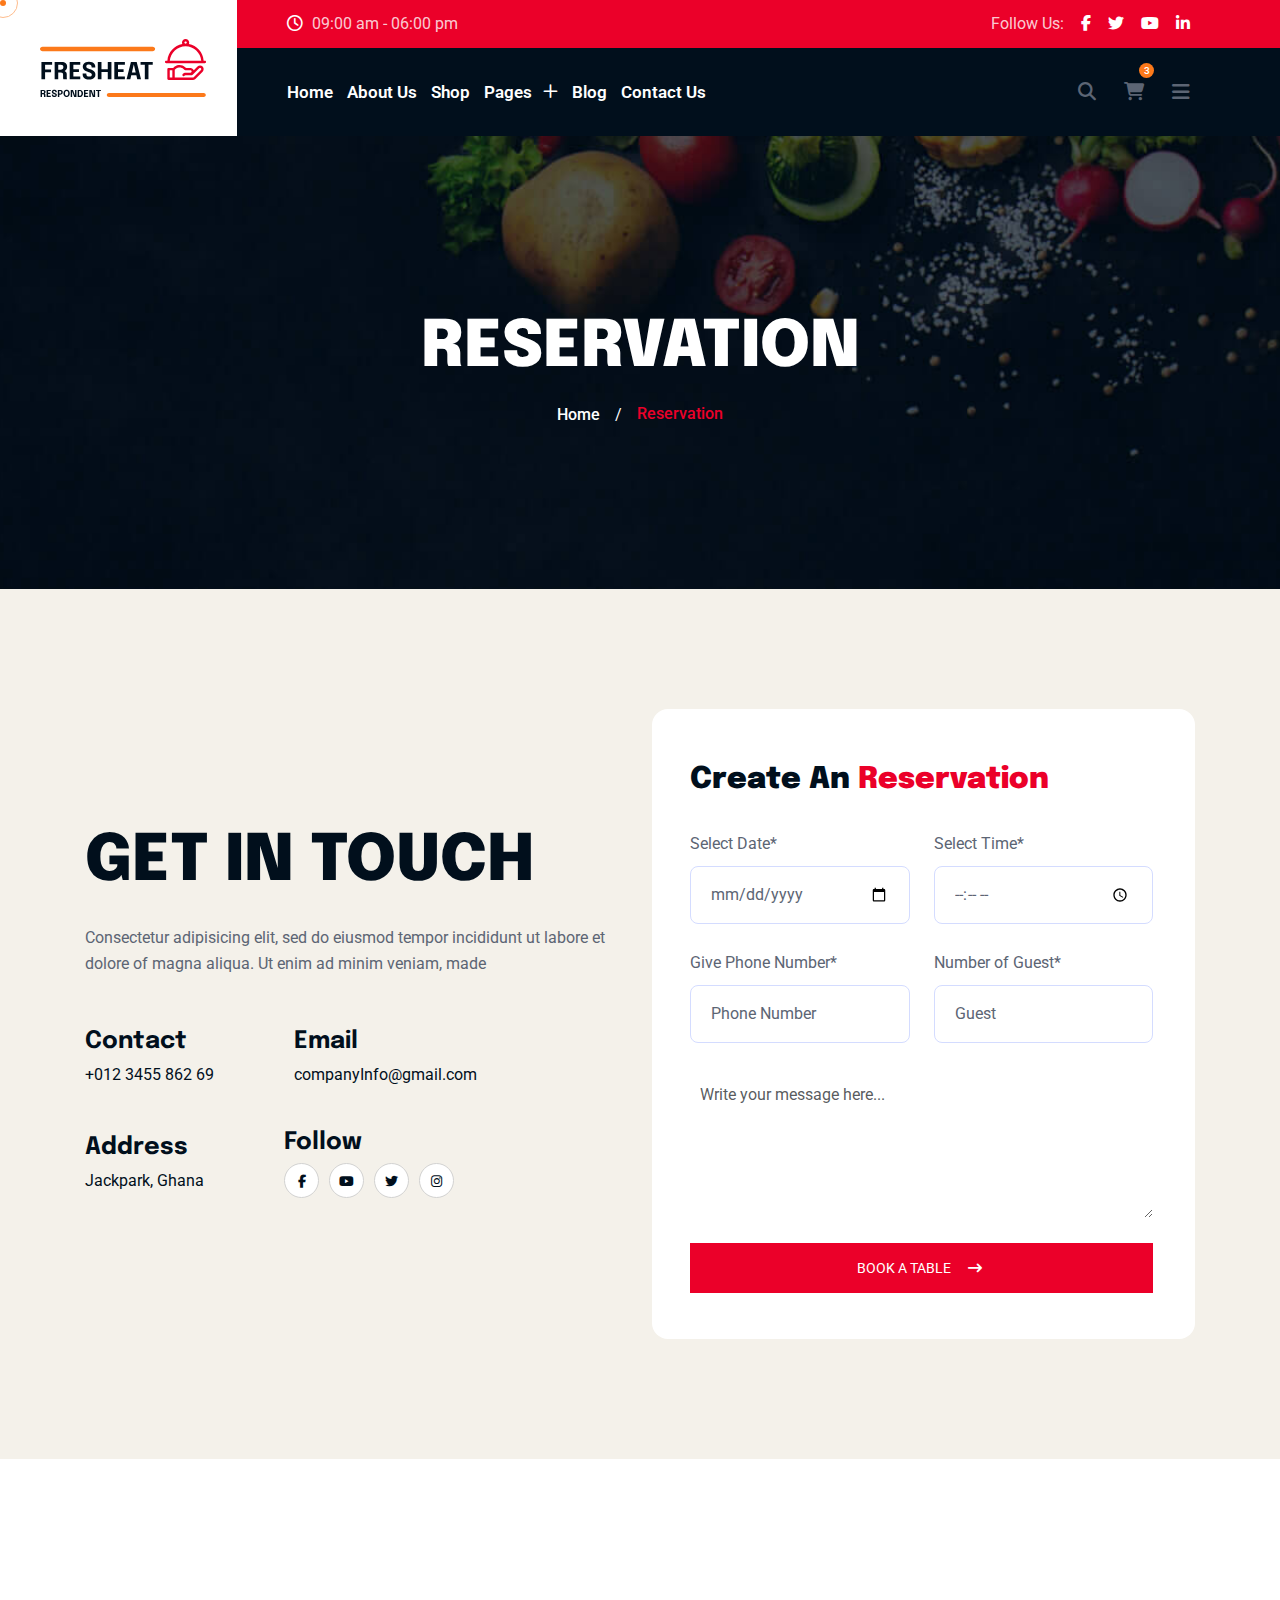
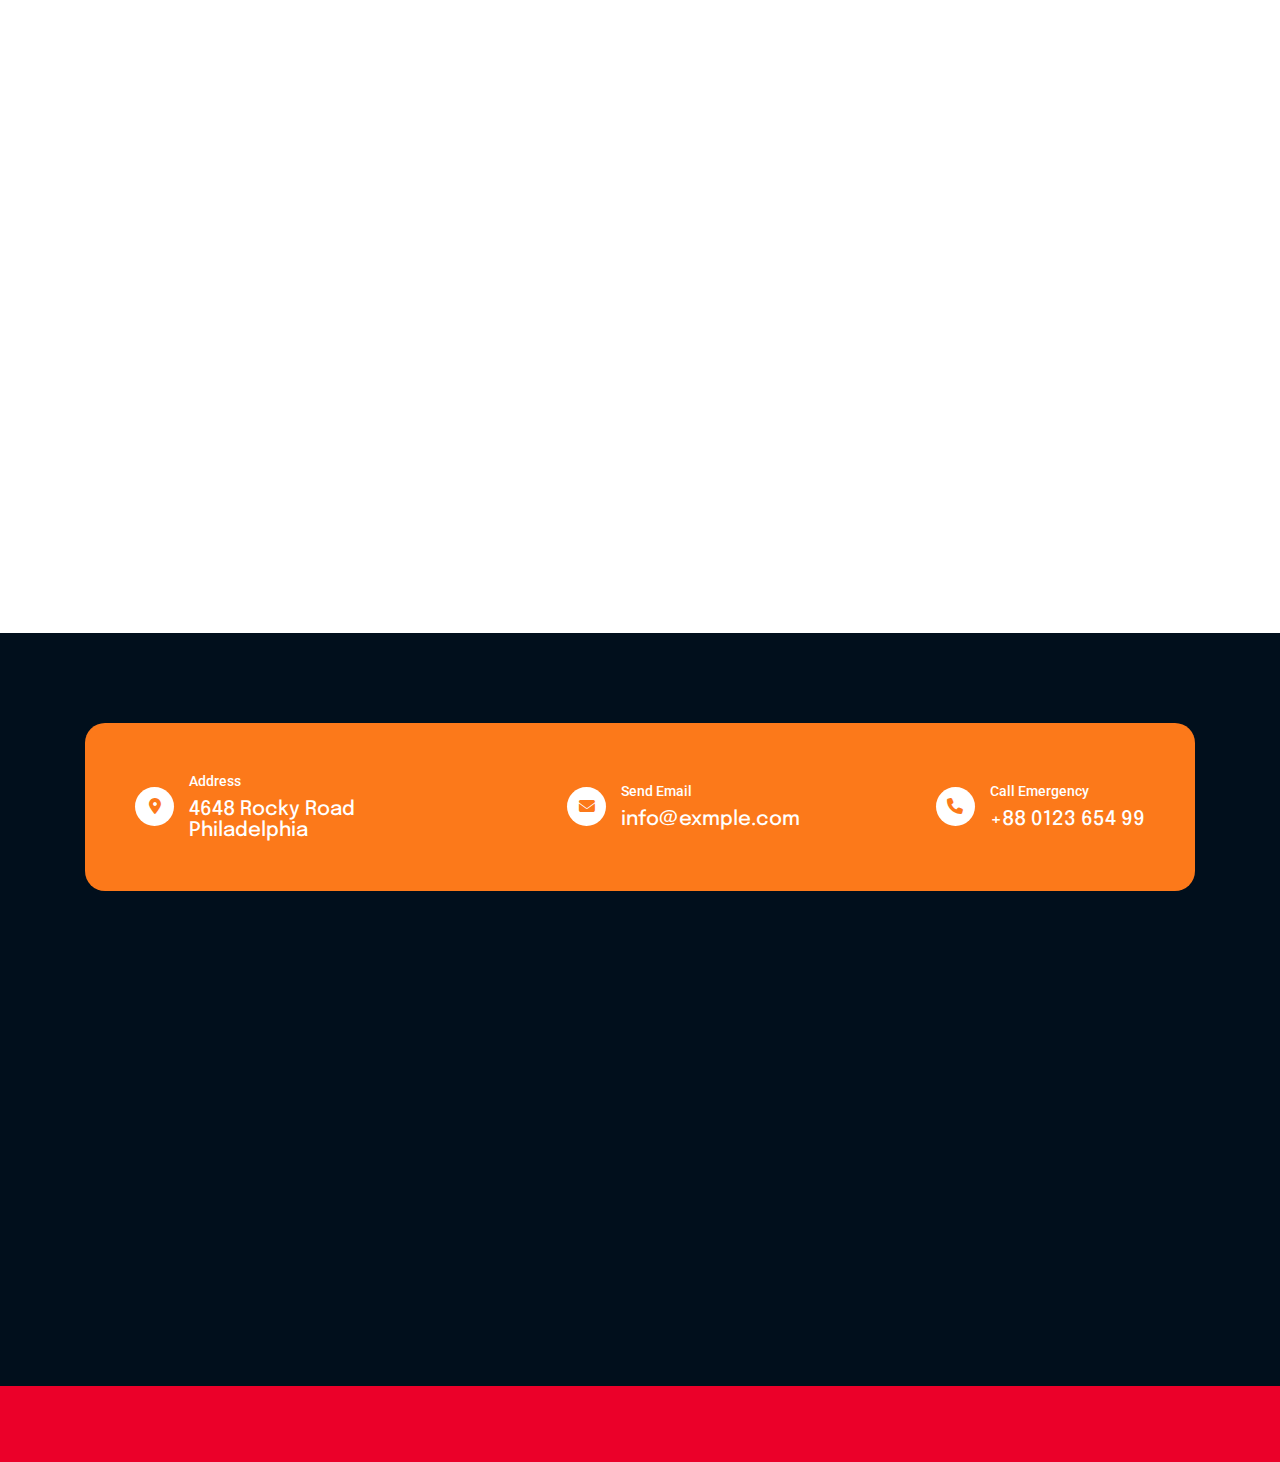
<file: reservation.html>
<!DOCTYPE html>
<html lang="zxx">
<!--<< Header Area >>-->

<head>
    <!-- ========== Meta Tags ========== -->
    <meta charset="UTF-8">
    <meta http-equiv="X-UA-Compatible" content="IE=edge">
    <meta name="viewport" content="width=device-width, initial-scale=1">
    <meta name="author" content="gramentheme">
    <meta name="description" content="Fresheat food & Restaurant Html Template">
    <!-- ======== Page title ============ -->
    <title>Fresheat food & Restaurant Html Template</title>
    <!--cdns link-->
   <link rel="stylesheet" href="https://cdnjs.cloudflare.com/ajax/libs/font-awesome/6.7.2/css/all.min.css" integrity="sha512-Evv84Mr4kqVGRNSgIGL/F/aIDqQb7xQ2vcrdIwxfjThSH8CSR7PBEakCr51Ck+w+/U6swU2Im1vVX0SVk9ABhg==" crossorigin="anonymous" referrerpolicy="no-referrer" />
   
    <!--<< Favcion >>-->
    <link rel="shortcut icon" href="assets/img/favicon.png">
    <!--<< Bootstrap min.css >>-->
    <link rel="stylesheet" href="assets/css/bootstrap.min.css">
    <!--<< All Min Css >>-->
    <!-- <link rel="stylesheet" href="assets/css/all.min.css"> -->
    <!--<< Animate.css >>-->
    <link rel="stylesheet" href="assets/css/animate.css">
    <!--<< Magnific Popup.css >>-->
    <link rel="stylesheet" href="assets/css/magnific-popup.css">
    <!--<< MeanMenu.css >>-->
    <link rel="stylesheet" href="assets/css/meanmenu.css">
    <!--<< Swiper Bundle.css >>-->
    <link rel="stylesheet" href="assets/css/swiper-bundle.min.css">
    <!--<< Nice Select.css >>-->
    <link rel="stylesheet" href="assets/css/nice-select.css">
    <!--<< Main.css >>-->
    <link rel="stylesheet" href="assets/css/main.css">
</head>

<body class="bg-color2">

    <!-- Preloader Start -->
    <div id="preloader" class="preloader">
        <div class="animation-preloader">
            <div class="spinner">
            </div>
            <div class="txt-loading">
                <span data-text-preloader="F" class="letters-loading">
                    F
                </span>
                <span data-text-preloader="R" class="letters-loading">
                    R
                </span>
                <span data-text-preloader="E" class="letters-loading">
                    E
                </span>
                <span data-text-preloader="S" class="letters-loading">
                    S
                </span>
                <span data-text-preloader="H" class="letters-loading">
                    H
                </span>
                <span data-text-preloader="E" class="letters-loading">
                    E
                </span>
                <span data-text-preloader="A" class="letters-loading">
                    A
                </span>
                <span data-text-preloader="T" class="letters-loading">
                    T
                </span>
            </div>
            <p class="text-center">Loading</p>
        </div>
        <div class="loader">
            <div class="row">
                <div class="col-3 loader-section section-left">
                    <div class="bg"></div>
                </div>
                <div class="col-3 loader-section section-left">
                    <div class="bg"></div>
                </div>
                <div class="col-3 loader-section section-right">
                    <div class="bg"></div>
                </div>
                <div class="col-3 loader-section section-right">
                    <div class="bg"></div>
                </div>
            </div>
        </div>
    </div>

    <!--<< Mouse Cursor Start >>-->
    <div class="mouse-cursor cursor-outer"></div>
    <div class="mouse-cursor cursor-inner"></div>

    <!-- Back To Top Start -->
    <button id="back-top" class="back-to-top">
        <i class="fa-solid fa-arrow-up"></i>
    </button>

    <!-- Offcanvas Area Start -->
    <div class="fix-area">
        <div class="offcanvas__info">
            <div class="offcanvas__wrapper">
                <div class="offcanvas__content">
                    <div class="offcanvas__top mb-5 d-flex justify-content-between align-items-center">
                        <div class="offcanvas__logo">
                            <a href="index.html">
                                <img src="assets/img/logo/logo.svg" alt="logo-img">
                            </a>
                        </div>
                        <div class="offcanvas__close">
                            <button>
                                <i class="fas fa-times"></i>
                            </button>
                        </div>
                    </div>
                    <p class="text d-none d-lg-block">
                        This involves interactions between a business and its customers. It's about meeting customers'
                        needs and resolving their problems. Effective customer service is crucial.
                    </p>
                    <div class="offcanvas-gallery-area d-none d-xl-block">
                        <div class="offcanvas-gallery-items">
                            <a href="assets/img/header/01.jpg" class="offcanvas-image img-popup">
                                <img src="assets/img/header/01.jpg" alt="gallery-img">
                            </a>
                            <a href="assets/img/header/02.jpg" class="offcanvas-image img-popup">
                                <img src="assets/img/header/02.jpg" alt="gallery-img">
                            </a>
                            <a href="assets/img/header/03.jpg" class="offcanvas-image img-popup">
                                <img src="assets/img/header/03.jpg" alt="gallery-img">
                            </a>
                        </div>
                        <div class="offcanvas-gallery-items">
                            <a href="assets/img/header/04.jpg" class="offcanvas-image img-popup">
                                <img src="assets/img/header/04.jpg" alt="gallery-img">
                            </a>
                            <a href="assets/img/header/05.jpg" class="offcanvas-image img-popup">
                                <img src="assets/img/header/05.jpg" alt="gallery-img">
                            </a>
                            <a href="assets/img/header/06.jpg" class="offcanvas-image img-popup">
                                <img src="assets/img/header/06.jpg" alt="gallery-img">
                            </a>
                        </div>
                    </div>
                    <div class="mobile-menu fix mb-3"></div>
                    <div class="offcanvas__contact">
                        <h4>Contact Info</h4>
                        <ul>
                            <li class="d-flex align-items-center">
                                <div class="offcanvas__contact-icon">
                                    <i class="fa-solid fa-location-dot"></i>
                                </div>
                                <div class="offcanvas__contact-text">
                                    <a target="_blank" href="#">Saidpur, Ghazipur, Uttar Pradesh</a>
                                </div>
                            </li>
                            <li class="d-flex align-items-center">
                                <div class="offcanvas__contact-icon mr-15">
                                    <i class="fa-regular fa-envelope"></i>
                                </div>
                                <div class="offcanvas__contact-text">
                                    <a href="tel:+013-003-003-9993"><span
                                            class="mailto:info@enofik.com">prince@gmail.com</span></a>
                                </div>
                            </li>
                            <li class="d-flex align-items-center">
                                <div class="offcanvas__contact-icon mr-15">
                                    <i class="fa-regular fa-clock"></i>
                                </div>
                                <div class="offcanvas__contact-text">
                                    <a target="_blank" href="#">Mod-friday, 09am -05pm</a>
                                </div>
                            </li>
                            <li class="d-flex align-items-center">
                                <div class="offcanvas__contact-icon mr-15">
                                    <i class="fa-solid fa-phone"></i>
                                </div>
                                <div class="offcanvas__contact-text">
                                    <a href="tel:+91 8853260723">+91 8853260723</a>
                                </div>
                            </li>
                        </ul>
                        <div class="header-button mt-4">
                            <a href="shop.html" class="theme-btn">
                                <span class="button-content-wrapper d-flex align-items-center justify-content-center">
                                    <span class="button-icon"><i
                                            class="fa-sharp fa-solid fa-cart-shopping bg-transparent text-white me-2"></i></span>
                                    <span class="button-text">ORDER NOW</span>
                                </span>
                            </a>
                        </div>
                        <div class="social-icon d-flex align-items-center">
                            <a href="#"><i class="fab fa-facebook-f"></i></a>
                            <a href="#"><i class="fab fa-twitter"></i></a>
                            <a href="#"><i class="fab fa-youtube"></i></a>
                            <a href="#"><i class="fab fa-linkedin-in"></i></a>
                        </div>
                    </div>
                </div>
            </div>
        </div>
    </div>
    <div class="offcanvas__overlay"></div>

    <!-- Header Section Start -->
    <header class="header-section">
        <div class="black-bg"></div>
        <div class="red-bg"></div>
        <div class="container-fluid">
            <div class="main-header-wrapper">
                <div class="logo-image">
                    <a href="index.html">
                        <img src="assets/img/logo/logo.svg" alt="img">
                    </a>
                </div>
                <div class="main-header-items">
                    <div class="header-top-wrapper">
                        <span><i class="fa-regular fa-clock"></i> 09:00 am - 06:00 pm</span>
                        <div class="social-icon d-flex align-items-center">
                            <span>Follow Us:</span>
                            <a href="#"><i class="fab fa-facebook-f"></i></a>
                            <a href="#"><i class="fab fa-twitter"></i></a>
                            <a href="#"><i class="fab fa-youtube"></i></a>
                            <a href="#"><i class="fab fa-linkedin-in"></i></a>
                        </div>
                    </div>
                    <div id="header-sticky" class="header-1">
                        <div class="mega-menu-wrapper">
                            <div class="header-main">
                                <div class="logo">
                                    <a href="index.html" class="header-logo">
                                        <img src="assets/img/logo/logo.svg" alt="logo-img">
                                    </a>
                                </div>
                                <div class="header-left">
                                    <div class="mean__menu-wrapper">
                                        <div class="main-menu">
                                            <nav id="mobile-menu">
                                                <ul>
                                                    <li class="has-dropdown active menu-thumb">
                                                        <a href="index.html">
                                                            Home
                                                            
                                                        </a>
                                                       
                                                    </li>
                                                    
                                                    <li class="has-dropdown">
                                                        <a href="about.html">
                                                            About Us
                                                           
                                                        </a>
                                                        
                                                    </li>
                                                    <li>
                                                        <a href="shop.html">
                                                            Shop
                                                            
                                                        </a>
                                                        
                                                    </li>
                                                    <li class="has-dropdown">
                                                        <a href="#">
                                                            Pages
                                                            <i class="fa-regular fa-plus"></i>
                                                        </a>
                                                        <ul class="submenu">
                                                            <li class="has-dropdown">
                                                                <a href="chef-details2.html">
                                                                    Chef                                                                    
                                                                </a>                                                                
                                                            </li>
                                                            <li class="has-dropdown">
                                                                <a href="menu2.html">
                                                                    Food Menu
                                                                </a>
                                                            </li>
                                                            <li><a href="gallery.html">Gallery</a></li>
                                                            <li class="has-dropdown">
                                                                <a href="service-details.html">
                                                                    Services
                                                                </a>                                                              
                                                            </li>
                                                            <li><a href="reservation.html">Reservation</a></li>
                                                            <li><a href="faq.html">Faq's</a></li>
                                                            <li><a href="account.html">My Account</a></li>
                                                        </ul>
                                                    </li>
                                                    <li>
                                                        <a href="blog-left-sidebar.html">
                                                            Blog
                                                        </a>                                                       
                                                    </li>
                                                    <li>
                                                        <a href="contact.html">
                                                            Contact Us                                                           
                                                        </a>                                                      
                                                    </li>
                                                </ul>
                                            </nav>
                                        </div>
                                    </div>
                                </div>
                                <div class="header-right d-flex justify-content-end align-items-center">
                                    <a href="#0" class="search-trigger search-icon"><i class="fa-solid fa-magnifying-glass"></i></a>
                                    <div class="header__cart">
                                        <a href="#"> <i class="fa-sharp fa-solid fa-cart-shopping"></i> </a>
                                        <div class="header__right__dropdown__wrapper">
                                            <div class="header__right__dropdown__inner">
                                                <div class="single__header__right__dropdown">

                                                    <div class="header__right__dropdown__img">
                                                        <a href="#">
                                                            <img loading="lazy"
                                                                src="assets/img/blog/blogRecentThumb3_1.png"
                                                                alt="photo">
                                                        </a>
                                                    </div>
                                                    <div class="header__right__dropdown__content">

                                                        <a href="shop.html">Fried Chicken</a>
                                                        <p>1 x <span class="price">$ 80.00</span></p>

                                                    </div>
                                                    <div class="header__right__dropdown__close">
                                                        <a href="#"><i class="icofont-close-line"></i></a>
                                                    </div>
                                                </div>

                                                <div class="single__header__right__dropdown">

                                                    <div class="header__right__dropdown__img">
                                                        <a href="#">
                                                            <img loading="lazy"
                                                                src="assets/img/blog/blogRecentThumb3_2.png"
                                                                alt="photo">
                                                        </a>
                                                    </div>
                                                    <div class="header__right__dropdown__content">

                                                        <a href="shop.html">Fried Noodles</a>
                                                        <p>1 x <span class="price">$ 60.00</span></p>

                                                    </div>
                                                    <div class="header__right__dropdown__close">
                                                        <a href="#"><i class="icofont-close-line"></i></a>
                                                    </div>
                                                </div>

                                                <div class="single__header__right__dropdown">

                                                    <div class="header__right__dropdown__img">
                                                        <a href="#">
                                                            <img loading="lazy"
                                                                src="assets/img/blog/blogRecentThumb3_3.png"
                                                                alt="photo">
                                                        </a>
                                                    </div>
                                                    <div class="header__right__dropdown__content">

                                                        <a href="shop.html">Special Pasta</a>
                                                        <p>1 x <span class="price">$ 70.00</span></p>

                                                    </div>
                                                    <div class="header__right__dropdown__close">
                                                        <a href="#"><i class="icofont-close-line"></i></a>
                                                    </div>
                                                </div>
                                            </div>

                                            <p class="dropdown__price">Total: <span>$1,100.00</span>
                                            </p>
                                            <div class="header__right__dropdown__button">
                                                <a href="cart.html" class="theme-btn mb-2">View Cart</a>
                                                <a href="checkout.html" class="theme-btn style3">Checkout</a>
                                            </div>
                                        </div>
                                    </div>

                                    <a class="theme-btn" href="menu.html">ORDER NOW <i
                                            class="fa-sharp fa-solid fa-arrow-right"></i></a>
                                    <div class="header__hamburger d-xl-block my-auto">
                                        <div class="sidebar__toggle">
                                            <i class="fas fa-bars"></i>
                                        </div>
                                    </div>
                                </div>
                            </div>
                        </div>
                    </div>
                </div>
            </div>
        </div>
    </header>


    <!-- Search Area Start -->
    <div class="search-wrap">
        <div class="search-inner">
            <i class="fas fa-times search-close" id="search-close"></i>
            <div class="search-cell">
                <form method="get">
                    <div class="search-field-holder">
                        <input type="search" class="main-search-input" placeholder="Search...">
                    </div>
                </form>
            </div>
        </div>
    </div>

    <!-- Breadcumb Section   S T A R T -->
    <div class="breadcumb-section">
        <div class="breadcumb-wrapper">
            <div class="container">
                <div class="row">
                    <div class="col-12">
                        <div class="breadcumb-content">
                            <h1 class="breadcumb-title">Reservation</h1>
                            <ul class="breadcumb-menu">
                                <li><a href="index.html">Home</a></li>
                                <li class="text-white">/</li>
                                <li class="active">Reservation</li>
                            </ul>
                        </div>
                    </div>
                </div>
            </div>
        </div>
    </div>


    <!-- Reservation Section    S T A R T -->
    <div class="reservation-section section-padding fix">
        <div class="reservation-wrapper">
            <div class="container">
                <div class="row gy-5">
                    <div class="col-xl-6 d-flex align-items-center">
                        <div class="get-in-touch">
                            <h2>GET IN TOUCH</h2>
                            <p class="desc">Consectetur adipisicing elit, sed do eiusmod tempor incididunt ut labore et
                                dolore of magna aliqua. Ut enim ad minim veniam, made</p>
                            <div class="contact-info-wrapper">
                                <div class="contact-info">
                                    <h5>Contact</h5>
                                    <p>+012 3455 862 69</p>
                                </div>
                                <div class="contact-info">
                                    <h5>Email</h5>
                                    <p>companyInfo@gmail.com</p>
                                </div>
                            </div>
                            <div class="contact-info-wrapper">
                                <div class="contact-info">
                                    <h5>Address</h5>
                                    <p>Jackpark, Ghana</p>
                                </div>
                                <div class="contact-info">
                                    <h5>Follow</h5>
                                    <ul class="social-media">
                                        <li> <a href="https://www.facebook.com"> <i class="fa-brands fa-facebook-f"></i>
                                            </a>
                                        </li>
                                        <li> <a href="https://www.youtube.com"> <i class="fa-brands fa-youtube"></i>
                                            </a> </li>
                                        <li> <a href="https://www.x.com"> <i class="fa-brands fa-twitter"></i> </a>
                                        </li>
                                        <li> <a href="https://www.instagram.com"> <i class="fa-brands fa-instagram"></i>
                                            </a>
                                        </li>
                                    </ul>
                                </div>
                            </div>
                        </div>
                    </div>
                    <div class="col-xl-6">
                        <div class="reservation-form">
                            <div class="contact-form style2">
                                <h2>Create An <span class="text-theme-color">Reservation</span> </h2>
                                <form class="row" action="#">
                                    <div class="col-md-6">
                                        <label class="mb-2" for="date">Select Date*</label>
                                        <input id="date" type="date">
                                    </div>
                                    <div class="col-md-6">
                                        <label class="mb-2" for="time">Select Time*</label>
                                        <input id="time" type="time">
                                    </div>
                                    <div class="col-md-6">
                                        <label class="mb-2" for="phone">Give Phone Number*</label>
                                        <input id="phone" type="number" placeholder="Phone Number">
                                    </div>
                                    <div class="col-md-6">
                                        <label class="mb-2" for="service">Number of Guest*</label>
                                        <input id="service" type="text" placeholder="Guest">
                                    </div>
                                    <div class="col-12">
                                        <textarea id="message" class="form-control"
                                            placeholder="Write your message here..." rows="5"></textarea>
                                    </div>
                                    <div class="col-12 form-group mb-0">
                                        <button class="theme-btn w-100">BOOK A TABLE <i
                                                class="fa-sharp fa-solid fa-arrow-right-long bg-transparent text-white"></i></button>
                                    </div>
                                </form>
                            </div>
                        </div>
                    </div>
                </div>
            </div>
        </div>
    </div>

    <!-- Chefe Section    S T A R T -->
    <div class="chefe-section fix section-padding bg-white ">
        <div class="chefe-wrapper style1">
            <div class="container">
                <div class="title-area">
                    <div class="title  wow fadeInUp" data-wow-delay="0.7s">
                        Our Chefs
                    </div>
                </div>
                <div class="chefe-card-wrap style1 pb-5">
                    <div class="row gy-5 gx-80">
                        <div class="col-md-6 col-xl-4">
                            <div class="chefe-card style2 wow fadeInUp" data-wow-delay="0.2s">
                                <div class="chefe-thumb">
                                    <img src="assets/img/chefe/chefeThumb2_1.jpg" alt="thumb">
                                </div>

                                <div class="icon">
                                    <span>Share</span>
                                    <a href="https://www.facebook.com/"><i class="fa-brands fa-facebook-f"></i></a>
                                    <a href="https://www.youtube.com/"><i class="fa-brands fa-youtube"></i></a>
                                    <a href="https://www.linkedin.com/"><i class="fa-brands fa-linkedin-in"></i></a>
                                </div>
                                <div class="chefe-content">
                                    <a href="chef-details.html">
                                        <h3>Devon Lane</h3>
                                    </a>
                                    <p>President of Sales</p>
                                </div>
                            </div>
                        </div>
                        <div class="col-md-6 col-xl-4">
                            <div class="chefe-card style2 wow fadeInUp" data-wow-delay="0.2s">
                                <div class="chefe-thumb">
                                    <img src="assets/img/chefe/chefeThumb2_2.jpg" alt="thumb">
                                </div>

                                <div class="icon">
                                    <span>Share</span>
                                    <a href="https://www.facebook.com/"><i class="fa-brands fa-facebook-f"></i></a>
                                    <a href="https://www.youtube.com/"><i class="fa-brands fa-youtube"></i></a>
                                    <a href="https://www.linkedin.com/"><i class="fa-brands fa-linkedin-in"></i></a>

                                </div>
                                <div class="chefe-content">
                                    <a href="chef-details.html">
                                        <h3>Ralph Edwards</h3>
                                    </a>
                                    <p>Chefe Manager</p>
                                </div>
                            </div>
                        </div>
                        <div class="col-md-6 col-xl-4">
                            <div class="chefe-card style2 wow fadeInUp" data-wow-delay="0.2s">
                                <div class="chefe-thumb">
                                    <img src="assets/img/chefe/chefeThumb2_3.jpg" alt="thumb">
                                </div>

                                <div class="icon">
                                    <span>Share</span>
                                    <a href="https://www.facebook.com/"><i class="fa-brands fa-facebook-f"></i></a>
                                    <a href="https://www.youtube.com/"><i class="fa-brands fa-youtube"></i></a>
                                    <a href="https://www.linkedin.com/"><i class="fa-brands fa-linkedin-in"></i></a>

                                </div>
                                <div class="chefe-content">
                                    <a href="chef-details.html">
                                        <h3>Marvin McKinney</h3>
                                    </a>
                                    <p>Main Chefe</p>
                                </div>
                            </div>
                        </div>
                    </div>
                </div>
            </div>
        </div>
    </div>

    <!-- Footer Section    S T A R T -->
    <footer class="footer-section bg-title fix">
        <div class="footer-widgets-wrapper">
            <div class="shape1 float-bob-y d-none d-xxl-block"><img src="assets/img/shape/footerShape1_1.png"
                    alt="shape"></div>
            <div class="shape2 d-none d-xxl-block"><img src="assets/img/shape/footerShape1_2.png" alt="shape"></div>
            <div class="shape3 d-none d-xxl-block"><img src="assets/img/shape/footerShape1_3.png" alt="shape"></div>
            <div class="shape4  d-none d-xxl-block"><img src="assets/img/shape/footerShape1_4.png" alt="shape"></div>
            <div class="container">
                <div class="footer-top">
                    <div class="row gy-4">
                        <div class="col-lg-4">
                            <div class="fancy-box">
                                <div class="item1"><i class="fa-solid fa-location-dot"></i></div>
                                <div class="item2">
                                    <h6>address</h6>
                                    <p>4648 Rocky Road Philadelphia </p>
                                </div>
                            </div>
                        </div>
                        <div class="col-lg-4 d-flex justify-content-start justify-content-lg-end">
                            <div class="fancy-box">
                                <div class="item1"><i class="fa-solid fa-envelope"></i></div>
                                <div class="item2">
                                    <h6>send email</h6>
                                    <p>info@exmple.com</p>
                                </div>
                            </div>
                        </div>
                        <div class="col-lg-4 d-flex justify-content-start justify-content-lg-end">
                            <div class="fancy-box">
                                <div class="item1"><i class="fa-solid fa-phone"></i></div>
                                <div class="item2">
                                    <h6>call emergency</h6>
                                    <p>+88 0123 654 99</p>
                                </div>
                            </div>
                        </div>
                    </div>
                </div>

                <div class="row">
                    <div class="col-xl-3 col-lg-4 col-md-6 wow fadeInUp" data-wow-delay=".2s">
                        <div class="single-footer-widget">
                            <div class="widget-head">
                                <a href="index.html">
                                    <img src="assets/img/logo/logoWhite.svg" alt="logo-img">
                                </a>
                            </div>
                            <div class="footer-content">
                                <p>
                                    Phasellus ultricies aliquam volutpat ullamcorper laoreet neque, a lacinia
                                    curabitur
                                    lacinia mollis
                                </p>
                                <div class="social-icon d-flex align-items-center">
                                    <a href="#"><i class="fab fa-facebook-f"></i></a>
                                    <a href="#"><i class="fab fa-twitter"></i></a>
                                    <a href="#"><i class="fa-brands fa-linkedin-in"></i></a>
                                    <a href="#"><i class="fa-brands fa-youtube"></i></a>
                                </div>
                            </div>
                        </div>
                    </div>
                    <div class="col-xl-3 col-lg-4 col-md-6 ps-xl-5 wow fadeInUp" data-wow-delay=".4s">
                        <div class="single-footer-widget">
                            <div class="widget-head">
                                <h3>Quick Links</h3>
                            </div>
                            <ul class="list-area">
                                <li>
                                    <a href="about.html">
                                        <i class="fa-solid fa-chevrons-right"></i>
                                        About Us
                                    </a>
                                </li>
                                <li>
                                    <a href="gallery.html">
                                        <i class="fa-solid fa-chevrons-right"></i>
                                        Our Gallery
                                    </a>
                                </li>
                                <li>
                                    <a href="blog.html">
                                        <i class="fa-solid fa-chevrons-right"></i>
                                        Our Blogs
                                    </a>
                                </li>
                                <li>
                                    <a href="faq.html">
                                        <i class="fa-solid fa-chevrons-right"></i>
                                        FAQ’S
                                    </a>
                                </li>
                                <li>
                                    <a href="contact.html">
                                        <i class="fa-solid fa-chevrons-right"></i>
                                        Contact Us
                                    </a>
                                </li>
                            </ul>
                        </div>
                    </div>
                    <div class="col-xl-3 col-lg-4 col-md-6 ps-xl-5 wow fadeInUp" data-wow-delay=".4s">
                        <div class="single-footer-widget">
                            <div class="widget-head">
                                <h3>Our Menu</h3>
                            </div>
                            <ul class="list-area">
                                <li>
                                    <a href="menu.html">
                                        <i class="fa-solid fa-chevrons-right"></i>
                                        Burger King
                                    </a>
                                </li>
                                <li>
                                    <a href="menu.html">
                                        <i class="fa-solid fa-chevrons-right"></i>
                                        Pizza king
                                    </a>
                                </li>
                                <li>
                                    <a href="menu.html">
                                        <i class="fa-solid fa-chevrons-right"></i>
                                        Fresh Food
                                    </a>
                                </li>
                                <li>
                                    <a href="menu.html">
                                        <i class="fa-solid fa-chevrons-right"></i>
                                        Vegetable
                                    </a>
                                </li>
                                <li>
                                    <a href="menu.html">
                                        <i class="fa-solid fa-chevrons-right"></i>
                                        Desserts
                                    </a>
                                </li>
                            </ul>
                        </div>
                    </div>
                    <div class="col-xl-3 col-lg-4 col-md-6 ps-xl-5 wow fadeInUp" data-wow-delay=".4s">
                        <div class="single-footer-widget">
                            <div class="widget-head">
                                <h3>Contact Us</h3>
                            </div>
                            <ul class="list-area">
                                <li class="mb-2">
                                    Monday – Friday: <span class="text-theme-color2"> 8am – 4pm </span>
                                </li>
                                <li>
                                    Saturday: <span class="text-theme-color2"> 8am – 12am </span>
                                </li>
                            </ul>
                            <form action="#" class="mt-4">
                                <div class="form-control">
                                    <input class="email" type="email" placeholder="Your email address">
                                    <button type="submit" class="submit-btn"><i
                                            class="fa-solid fa-arrow-right-long"></i></button>
                                </div>
                                <div class="form-control style2 mt-3">
                                    <input id="checkbox" name="checkbox" type="checkbox">
                                    <label for="checkbox">I agree to the <a href="contact.html">Privacy Policy.
                                        </a></label>
                                </div>
                            </form>
                        </div>
                    </div>
                </div>
            </div>
        </div>
        <div class="footer-bottom">
            <div class="container">
                <div class="footer-wrapper d-flex align-items-center justify-content-between">
                    <p class="wow fadeInLeft" data-wow-delay=".3s">
                        © All Copyright 2024 by <a href="index.html">FreshEat</a>
                    </p>
                    <ul class="brand-logo wow fadeInRight" data-wow-delay=".5s">
                        <li>
                            <a class="text-white" href="contact.html">
                                Terms & Condition
                            </a>
                        </li>
                        <li>
                            <a class="text-white" href="contact.html">
                                Privacy Policy
                            </a>
                        </li>
                    </ul>
                </div>
            </div>
        </div>
    </footer>





    <!--<< All JS Plugins >>-->
    <script src="assets/js/jquery-3.7.1.min.js"></script>
    <!--<< Bootstrap Js >>-->
    <script src="assets/js/bootstrap.bundle.min.js"></script>
    <!--<< Waypoints Js >>-->
    <script src="assets/js/jquery.waypoints.js"></script>
    <!--<< Counterup Js >>-->
    <script src="assets/js/jquery.counterup.min.js"></script>
    <!--<< Viewport Js >>-->
    <script src="assets/js/viewport.jquery.js"></script>
    <!--<< Magnific popup Js >>-->
    <script src="assets/js/magnific-popup.min.js"></script>
    <!--<< Tilt Js >>-->
    <script src="assets/js/tilt.min.js"></script>
    <!--<< Swiper Slider Js >>-->
    <script src="assets/js/swiper-bundle.min.js"></script>
    <!--<< MeanMenu Js >>-->
    <script src="assets/js/jquery.meanmenu.min.js"></script>
    <!--<< Wow Animation Js >>-->
    <script src="assets/js/wow.min.js"></script>
    <!--<< Nice Select Js >>-->
    <script src="assets/js/nice-select.min.js"></script>
    <!--<< Main.js >>-->
    <script src="assets/js/main.js"></script>
</body>

</html>
</file>
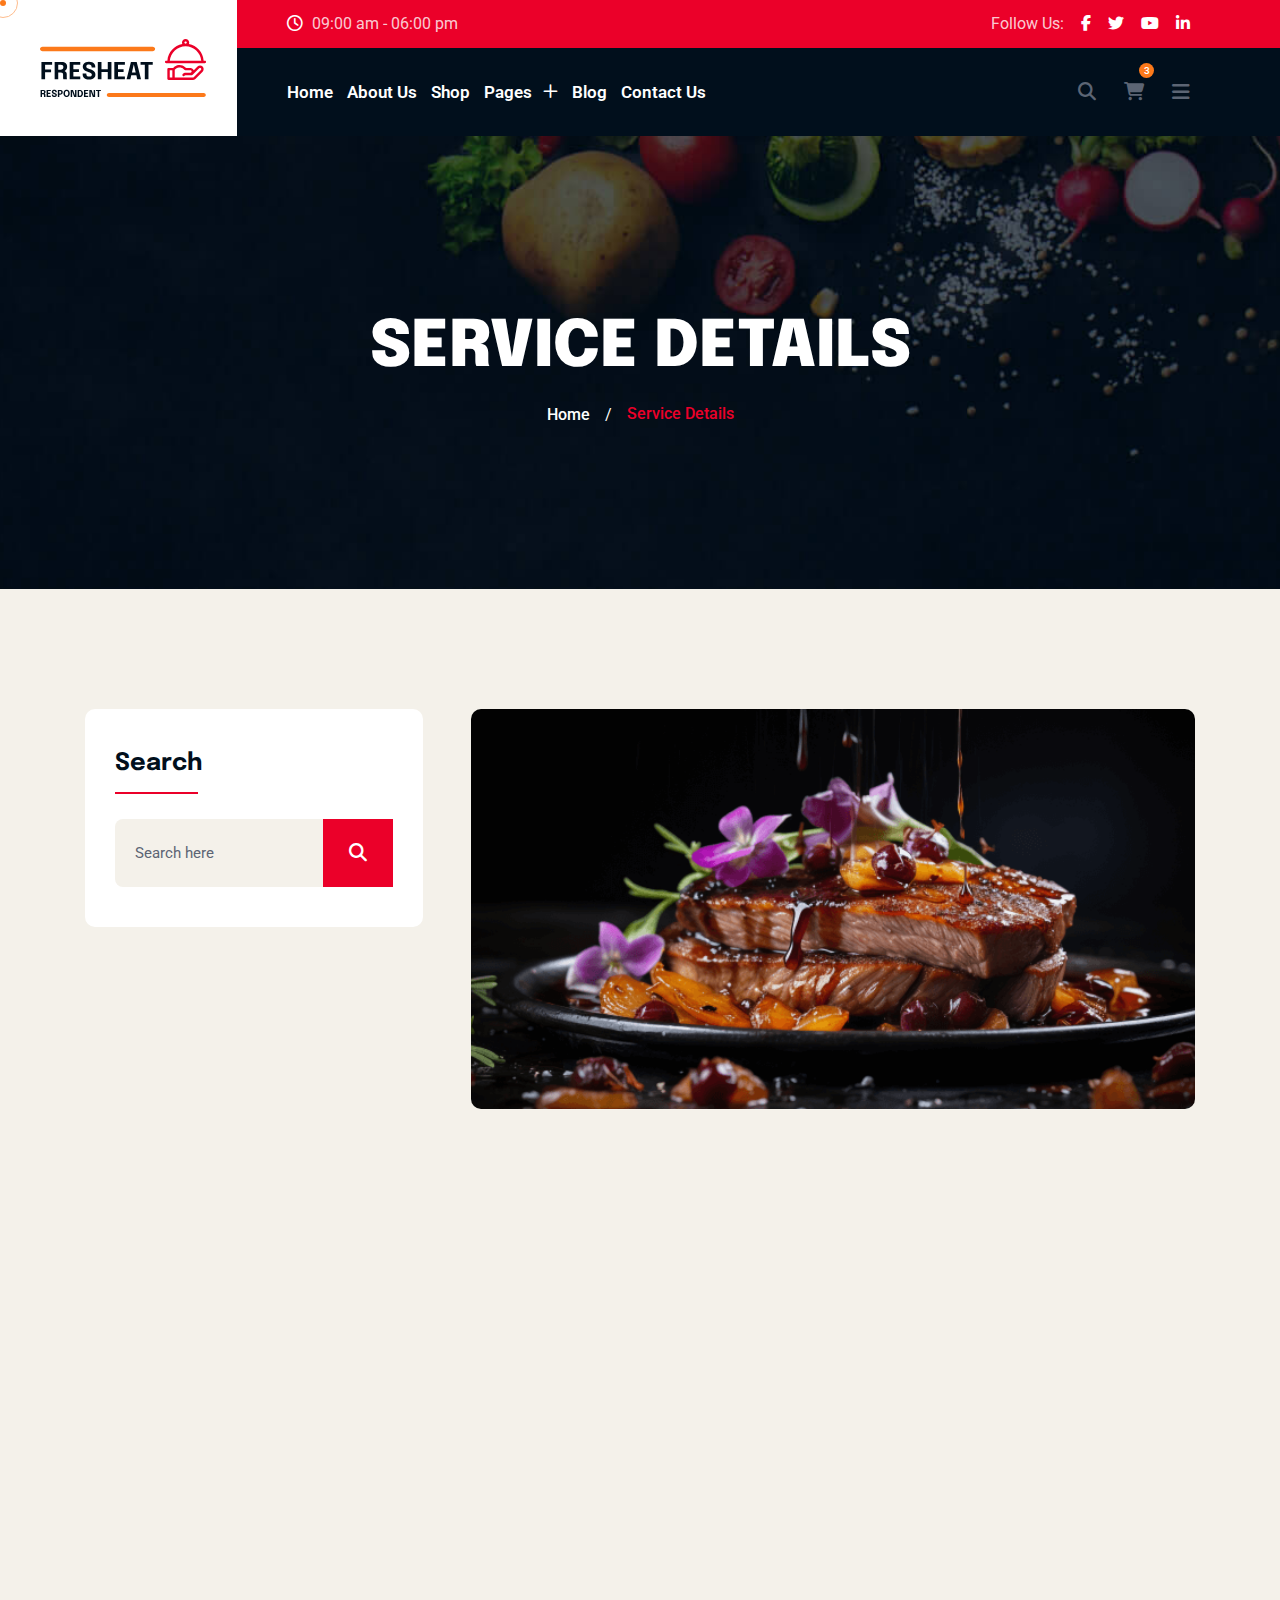
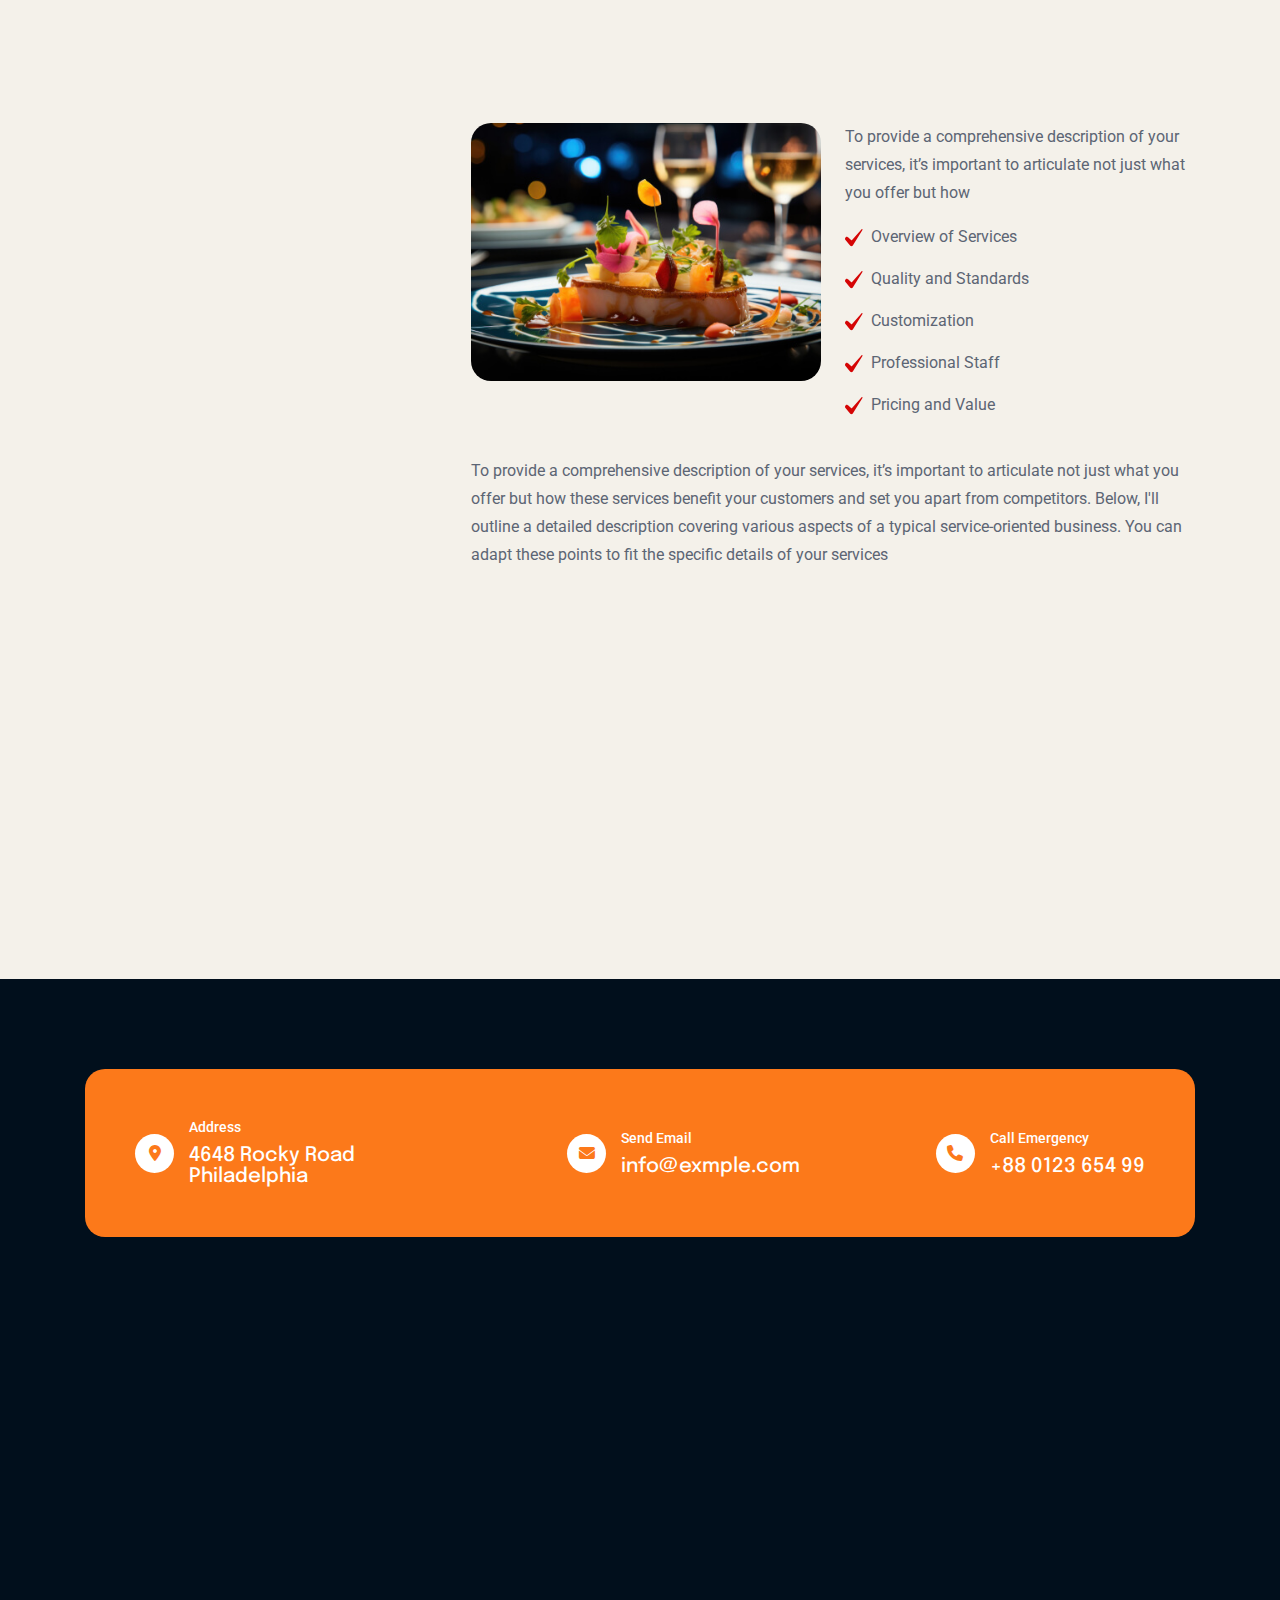
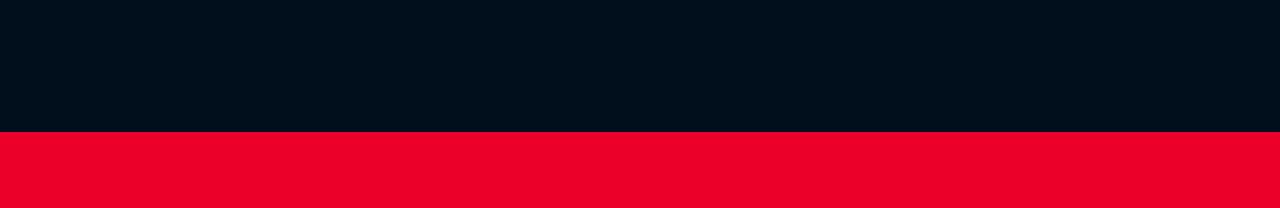
<file: service-details.html>
<!DOCTYPE html>
<html lang="zxx">
<!--<< Header Area >>-->

<head>
    <!-- ========== Meta Tags ========== -->
    <meta charset="UTF-8">
    <meta http-equiv="X-UA-Compatible" content="IE=edge">
    <meta name="viewport" content="width=device-width, initial-scale=1">
    <meta name="author" content="gramentheme">
    <meta name="description" content="Fresheat food & Restaurant Html Template">
    <!-- ======== Page title ============ -->
    <title>Fresheat food & Restaurant Html Template</title>
    <!--cdns link-->
   <link rel="stylesheet" href="https://cdnjs.cloudflare.com/ajax/libs/font-awesome/6.7.2/css/all.min.css" integrity="sha512-Evv84Mr4kqVGRNSgIGL/F/aIDqQb7xQ2vcrdIwxfjThSH8CSR7PBEakCr51Ck+w+/U6swU2Im1vVX0SVk9ABhg==" crossorigin="anonymous" referrerpolicy="no-referrer" />
   
    <!--<< Favcion >>-->
    <link rel="shortcut icon" href="assets/img/favicon.png">
    <!--<< Bootstrap min.css >>-->
    <link rel="stylesheet" href="assets/css/bootstrap.min.css">
    <!--<< All Min Css >>-->
    <!-- <link rel="stylesheet" href="assets/css/all.min.css"> -->
    <!--<< Animate.css >>-->
    <link rel="stylesheet" href="assets/css/animate.css">
    <!--<< Magnific Popup.css >>-->
    <link rel="stylesheet" href="assets/css/magnific-popup.css">
    <!--<< MeanMenu.css >>-->
    <link rel="stylesheet" href="assets/css/meanmenu.css">
    <!--<< Swiper Bundle.css >>-->
    <link rel="stylesheet" href="assets/css/swiper-bundle.min.css">
    <!--<< Nice Select.css >>-->
    <link rel="stylesheet" href="assets/css/nice-select.css">
    <!--<< Main.css >>-->
    <link rel="stylesheet" href="assets/css/main.css">
</head>

<body class="bg-color2">

    <!-- Preloader Start -->
    <div id="preloader" class="preloader">
        <div class="animation-preloader">
            <div class="spinner">
            </div>
            <div class="txt-loading">
                <span data-text-preloader="F" class="letters-loading">
                    F
                </span>
                <span data-text-preloader="R" class="letters-loading">
                    R
                </span>
                <span data-text-preloader="E" class="letters-loading">
                    E
                </span>
                <span data-text-preloader="S" class="letters-loading">
                    S
                </span>
                <span data-text-preloader="H" class="letters-loading">
                    H
                </span>
                <span data-text-preloader="E" class="letters-loading">
                    E
                </span>
                <span data-text-preloader="A" class="letters-loading">
                    A
                </span>
                <span data-text-preloader="T" class="letters-loading">
                    T
                </span>
            </div>
            <p class="text-center">Loading</p>
        </div>
        <div class="loader">
            <div class="row">
                <div class="col-3 loader-section section-left">
                    <div class="bg"></div>
                </div>
                <div class="col-3 loader-section section-left">
                    <div class="bg"></div>
                </div>
                <div class="col-3 loader-section section-right">
                    <div class="bg"></div>
                </div>
                <div class="col-3 loader-section section-right">
                    <div class="bg"></div>
                </div>
            </div>
        </div>
    </div>

    <!--<< Mouse Cursor Start >>-->
    <div class="mouse-cursor cursor-outer"></div>
    <div class="mouse-cursor cursor-inner"></div>

    <!-- Back To Top Start -->
    <button id="back-top" class="back-to-top">
        <i class="fa-solid fa-arrow-up"></i>
    </button>

    <!-- Offcanvas Area Start -->
    <div class="fix-area">
        <div class="offcanvas__info">
            <div class="offcanvas__wrapper">
                <div class="offcanvas__content">
                    <div class="offcanvas__top mb-5 d-flex justify-content-between align-items-center">
                        <div class="offcanvas__logo">
                            <a href="index.html">
                                <img src="assets/img/logo/logo.svg" alt="logo-img">
                            </a>
                        </div>
                        <div class="offcanvas__close">
                            <button>
                                <i class="fas fa-times"></i>
                            </button>
                        </div>
                    </div>
                    <p class="text d-none d-lg-block">
                        This involves interactions between a business and its customers. It's about meeting customers'
                        needs and resolving their problems. Effective customer service is crucial.
                    </p>
                    <div class="offcanvas-gallery-area d-none d-xl-block">
                        <div class="offcanvas-gallery-items">
                            <a href="assets/img/header/01.jpg" class="offcanvas-image img-popup">
                                <img src="assets/img/header/01.jpg" alt="gallery-img">
                            </a>
                            <a href="assets/img/header/02.jpg" class="offcanvas-image img-popup">
                                <img src="assets/img/header/02.jpg" alt="gallery-img">
                            </a>
                            <a href="assets/img/header/03.jpg" class="offcanvas-image img-popup">
                                <img src="assets/img/header/03.jpg" alt="gallery-img">
                            </a>
                        </div>
                        <div class="offcanvas-gallery-items">
                            <a href="assets/img/header/04.jpg" class="offcanvas-image img-popup">
                                <img src="assets/img/header/04.jpg" alt="gallery-img">
                            </a>
                            <a href="assets/img/header/05.jpg" class="offcanvas-image img-popup">
                                <img src="assets/img/header/05.jpg" alt="gallery-img">
                            </a>
                            <a href="assets/img/header/06.jpg" class="offcanvas-image img-popup">
                                <img src="assets/img/header/06.jpg" alt="gallery-img">
                            </a>
                        </div>
                    </div>
                    <div class="mobile-menu fix mb-3"></div>
                    <div class="offcanvas__contact">
                        <h4>Contact Info</h4>
                        <ul>
                            <li class="d-flex align-items-center">
                                <div class="offcanvas__contact-icon">
                                    <i class="fa-solid fa-location-dot"></i>
                                </div>
                                <div class="offcanvas__contact-text">
                                    <a target="_blank" href="#">Daulatpur, Saidpur, Ghazipur, Uttar Pradesh</a>
                                </div>
                            </li>
                            <li class="d-flex align-items-center">
                                <div class="offcanvas__contact-icon mr-15">
                                    <i class="fa-regular fa-envelope"></i>
                                </div>
                                <div class="offcanvas__contact-text">
                                    <a href="tel:+013-003-003-9993"><span
                                            class="mailto:info@enofik.com">prince@gmail.com</span></a>
                                </div>
                            </li>
                            <li class="d-flex align-items-center">
                                <div class="offcanvas__contact-icon mr-15">
                                    <i class="fa-regular fa-clock"></i>
                                </div>
                                <div class="offcanvas__contact-text">
                                    <a target="_blank" href="#">Mod-friday, 09am -05pm</a>
                                </div>
                            </li>
                            <li class="d-flex align-items-center">
                                <div class="offcanvas__contact-icon mr-15">
                                    <i class="fa-solid fa-phone"></i>
                                </div>
                                <div class="offcanvas__contact-text">
                                    <a href="tel:+91 8853260723">+91 8853260723</a>
                                </div>
                            </li>
                        </ul>
                        <div class="header-button mt-4">
                            <a href="shop.html" class="theme-btn">
                                <span class="button-content-wrapper d-flex align-items-center justify-content-center">
                                    <span class="button-icon"><i
                                            class="fa-sharp fa-solid fa-cart-shopping bg-transparent text-white me-2"></i></span>
                                    <span class="button-text">ORDER NOW</span>
                                </span>
                            </a>
                        </div>
                        <div class="social-icon d-flex align-items-center">
                            <a href="#"><i class="fab fa-facebook-f"></i></a>
                            <a href="#"><i class="fab fa-twitter"></i></a>
                            <a href="#"><i class="fab fa-youtube"></i></a>
                            <a href="#"><i class="fab fa-linkedin-in"></i></a>
                        </div>
                    </div>
                </div>
            </div>
        </div>
    </div>
    <div class="offcanvas__overlay"></div>

    <!-- Header Section Start -->
    <header class="header-section">
        <div class="black-bg"></div>
        <div class="red-bg"></div>
        <div class="container-fluid">
            <div class="main-header-wrapper">
                <div class="logo-image">
                    <a href="index.html">
                        <img src="assets/img/logo/logo.svg" alt="img">
                    </a>
                </div>
                <div class="main-header-items">
                    <div class="header-top-wrapper">
                        <span><i class="fa-regular fa-clock"></i> 09:00 am - 06:00 pm</span>
                        <div class="social-icon d-flex align-items-center">
                            <span>Follow Us:</span>
                            <a href="#"><i class="fab fa-facebook-f"></i></a>
                            <a href="#"><i class="fab fa-twitter"></i></a>
                            <a href="#"><i class="fab fa-youtube"></i></a>
                            <a href="#"><i class="fab fa-linkedin-in"></i></a>
                        </div>
                    </div>
                     <div id="header-sticky" class="header-1">
                        <div class="mega-menu-wrapper">
                            <div class="header-main">
                                <div class="logo">
                                    <a href="index.html" class="header-logo">
                                        <img src="assets/img/logo/logo.svg" alt="logo-img">
                                    </a>
                                </div>
                                <div class="header-left">
                                    <div class="mean__menu-wrapper">
                                        <div class="main-menu">
                                            <nav id="mobile-menu">
                                                <ul>
                                                    <li class="has-dropdown active menu-thumb">
                                                        <a href="index.html">
                                                            Home
                                                            
                                                        </a>
                                                       
                                                    </li>
                                                    
                                                    <li class="has-dropdown">
                                                        <a href="about.html">
                                                            About Us
                                                           
                                                        </a>
                                                        
                                                    </li>
                                                    <li>
                                                        <a href="shop.html">
                                                            Shop
                                                            
                                                        </a>
                                                        
                                                    </li>
                                                    <li class="has-dropdown">
                                                        <a href="#">
                                                            Pages
                                                            <i class="fa-regular fa-plus"></i>
                                                        </a>
                                                        <ul class="submenu">
                                                            <li class="has-dropdown">
                                                                <a href="chef-details2.html">
                                                                    Chef                                                                    
                                                                </a>                                                                
                                                            </li>
                                                            <li class="has-dropdown">
                                                                <a href="menu2.html">
                                                                    Food Menu
                                                                </a>
                                                            </li>
                                                            <li><a href="gallery.html">Gallery</a></li>
                                                            <li class="has-dropdown">
                                                                <a href="service-details.html">
                                                                    Services
                                                                </a>                                                              
                                                            </li>
                                                            <li><a href="reservation.html">Reservation</a></li>
                                                            <li><a href="faq.html">Faq's</a></li>
                                                            <li><a href="account.html">My Account</a></li>
                                                        </ul>
                                                    </li>
                                                    <li>
                                                        <a href="blog-left-sidebar.html">
                                                            Blog
                                                        </a>                                                       
                                                    </li>
                                                    <li>
                                                        <a href="contact.html">
                                                            Contact Us                                                           
                                                        </a>                                                      
                                                    </li>
                                                </ul>
                                            </nav>
                                        </div>
                                    </div>
                                </div>
                                <div class="header-right d-flex justify-content-end align-items-center">
                                    <a href="#0" class="search-trigger search-icon"><i class="fa-solid fa-magnifying-glass"></i></a>
                                    <div class="header__cart">
                                        <a href="#"> <i class="fa-sharp fa-solid fa-cart-shopping"></i> </a>
                                        <div class="header__right__dropdown__wrapper">
                                            <div class="header__right__dropdown__inner">
                                                <div class="single__header__right__dropdown">

                                                    <div class="header__right__dropdown__img">
                                                        <a href="#">
                                                            <img loading="lazy"
                                                                src="assets/img/blog/blogRecentThumb3_1.png"
                                                                alt="photo">
                                                        </a>
                                                    </div>
                                                    <div class="header__right__dropdown__content">

                                                        <a href="shop.html">Fried Chicken</a>
                                                        <p>1 x <span class="price">$ 80.00</span></p>

                                                    </div>
                                                    <div class="header__right__dropdown__close">
                                                        <a href="#"><i class="icofont-close-line"></i></a>
                                                    </div>
                                                </div>

                                                <div class="single__header__right__dropdown">

                                                    <div class="header__right__dropdown__img">
                                                        <a href="#">
                                                            <img loading="lazy"
                                                                src="assets/img/blog/blogRecentThumb3_2.png"
                                                                alt="photo">
                                                        </a>
                                                    </div>
                                                    <div class="header__right__dropdown__content">

                                                        <a href="shop.html">Fried Noodles</a>
                                                        <p>1 x <span class="price">$ 60.00</span></p>

                                                    </div>
                                                    <div class="header__right__dropdown__close">
                                                        <a href="#"><i class="icofont-close-line"></i></a>
                                                    </div>
                                                </div>

                                                <div class="single__header__right__dropdown">

                                                    <div class="header__right__dropdown__img">
                                                        <a href="#">
                                                            <img loading="lazy"
                                                                src="assets/img/blog/blogRecentThumb3_3.png"
                                                                alt="photo">
                                                        </a>
                                                    </div>
                                                    <div class="header__right__dropdown__content">

                                                        <a href="shop.html">Special Pasta</a>
                                                        <p>1 x <span class="price">$ 70.00</span></p>

                                                    </div>
                                                    <div class="header__right__dropdown__close">
                                                        <a href="#"><i class="icofont-close-line"></i></a>
                                                    </div>
                                                </div>
                                            </div>

                                            <p class="dropdown__price">Total: <span>$1,100.00</span>
                                            </p>
                                            <div class="header__right__dropdown__button">
                                                <a href="cart.html" class="theme-btn mb-2">View Cart</a>
                                                <a href="checkout.html" class="theme-btn style3">Checkout</a>
                                            </div>
                                        </div>
                                    </div>

                                    <a class="theme-btn" href="menu.html">ORDER NOW <i
                                            class="fa-sharp fa-solid fa-arrow-right"></i></a>
                                    <div class="header__hamburger d-xl-block my-auto">
                                        <div class="sidebar__toggle">
                                            <i class="fas fa-bars"></i>
                                        </div>
                                    </div>
                                </div>
                            </div>
                        </div>
                    </div>
                </div>
            </div>
        </div>
    </header>


    <!-- Search Area Start -->
    <div class="search-wrap">
        <div class="search-inner">
            <i class="fas fa-times search-close" id="search-close"></i>
            <div class="search-cell">
                <form method="get">
                    <div class="search-field-holder">
                        <input type="search" class="main-search-input" placeholder="Search...">
                    </div>
                </form>
            </div>
        </div>
    </div>

    <!-- Breadcumb Section   S T A R T -->
    <div class="breadcumb-section">
        <div class="breadcumb-wrapper">
            <div class="container">
                <div class="row">
                    <div class="col-12">
                        <div class="breadcumb-content">
                            <h1 class="breadcumb-title">Service Details</h1>
                            <ul class="breadcumb-menu">
                                <li><a href="index.html">Home</a></li>
                                <li class="text-white">/</li>
                                <li class="active">Service Details</li>
                            </ul>
                        </div>
                    </div>
                </div>
            </div>
        </div>
    </div>

    <!-- Service Details Section    S T A R T -->
    <section class="service-details-section section-padding fix">
        <div class="container">
            <div class="service-details-area">
                <div class="row g-5">
                    <div class="col-12 col-lg-4">
                        <div class="main-sidebar2">
                            <div class="single-sidebar-widget wow fadeInUp" data-wow-delay=".2s">
                                <div class="wid-title">
                                    <h3>Search</h3>
                                </div>
                                <div class="search-widget">
                                    <form action="#">
                                        <input type="text" placeholder="Search here">
                                        <button type="submit"><i
                                                class="fa-sharp  fa-solid fa-magnifying-glass"></i></button>
                                    </form>
                                </div>
                            </div>
                            <div class="single-sidebar-widget wow fadeInUp" data-wow-delay=".4s">
                                <div class="wid-title">
                                    <h3>Categories</h3>
                                </div>
                                <div class="news-widget-categories">
                                    <ul>
                                        <li><a href="blog-details.html">Breakfast <span>(08)</span></a></li>
                                        <li><a href="blog-details.html">Restaurant <span>(11)</span></a></li>
                                        <li class="active"><a href="blog-details.html">Dinner <span>(12)</span></a></li>
                                        <li><a href="blog-details.html">Fast Food <span>(18)</span></a></li>
                                        <li><a href="blog-details.html">Launch<span>(07)</span></a></li>
                                    </ul>
                                </div>
                            </div>
                            <div class="single-sidebar-widget wow fadeInUp" data-wow-delay=".6s">
                                <div class="wid-title">
                                    <h3>Recent Post</h3>
                                </div>
                                <div class="recent-post-area">
                                    <div class="recent-items">
                                        <div class="recent-thumb">
                                            <img src="assets/img/blog/blogRecentThumb3_1.png" alt="img">
                                        </div>
                                        <div class="recent-content">
                                            <ul>
                                                <li>
                                                    <img src="assets/img/icon/calendarIcon.png" alt="icon">
                                                    1 Dec, 2024
                                                </li>
                                            </ul>
                                            <h6>
                                                <a href="blog-details.html">
                                                    Avoid Health Risk Food &amp; <br>
                                                    Endure High Availability
                                                </a>
                                            </h6>
                                        </div>
                                    </div>
                                    <div class="recent-items">
                                        <div class="recent-thumb">
                                            <img src="assets/img/blog/blogRecentThumb3_2.png" alt="img">
                                        </div>
                                        <div class="recent-content">
                                            <ul>
                                                <li>
                                                    <img src="assets/img/icon/calendarIcon.png" alt="icon">
                                                    8 Dec, 2024
                                                </li>
                                            </ul>
                                            <h6>
                                                <a href="blog-details.html">
                                                    Tacking the Condition of <br>
                                                    Your Fresh Mind
                                                </a>
                                            </h6>
                                        </div>
                                    </div>
                                    <div class="recent-items">
                                        <div class="recent-thumb">
                                            <img src="assets/img/blog/blogRecentThumb3_3.png" alt="img">
                                        </div>
                                        <div class="recent-content">
                                            <ul>
                                                <li>
                                                    <img src="assets/img/icon/calendarIcon.png" alt="icon">
                                                    28 Dec, 2024
                                                </li>
                                            </ul>
                                            <h6>
                                                <a href="blog-details.html">
                                                    What’s the Holding Back <br>
                                                    the Food Solution
                                                </a>
                                            </h6>
                                        </div>
                                    </div>
                                </div>
                            </div>
                            <div class="single-sidebar-widget wow fadeInUp" data-wow-delay=".9s">
                                <div class="wid-title">
                                    <h3>Tags</h3>
                                </div>
                                <div class="news-widget-categories">
                                    <div class="tagcloud">
                                        <a href="blog-standard.html">Cheese</a>
                                        <a class="active" href="blog-standard.html">Cocktail</a>
                                        <a href="blog-standard.html">Drink</a>
                                        <a href="blog-standard.html">Uncategorized</a>
                                        <a href="blog-standard.html">Pizza</a>
                                        <a href="blog-standard.html">Non Veg</a>
                                    </div>
                                </div>
                            </div>
                        </div>
                    </div>
                    <div class="col-12 col-lg-8">
                        <div class="service-post-details">
                            <div class="single-service-post">
                                <div class="post-featured-thumb background-image"
                                    style="background-image: url(assets/img/services/serviceDetailsThumb1_1.jpg);">
                                </div>
                                <div class="post-content">
                                    <h3 class="title1 wow fadeInUp" data-wow-delay=".4s">100% Fresh Food</h3>
                                    <p class="mb-3 wow fadeInUp" data-wow-delay=".6s">
                                        To provide a comprehensive description of your services, it’s important to
                                        articulate not just what you offer but how these services benefit your customers
                                        and set you apart from competitors. Below, I'll outline a detailed description
                                        covering various aspects of a typical service-oriented business. You can adapt
                                        these points to fit the specific details of your services
                                    </p>
                                    <p class="wow fadeInUp" data-wow-delay=".8s">
                                        If you're looking to highlight the details behind a claim of "100% fresh food,"
                                        it's crucial to communicate what makes your food genuinely fresh. Here are some
                                        key points and ways you might explain this to customers, ensuring transparency
                                        and boosting trus
                                    </p>
                                    <h3 class="title2 wow fadeInUp" data-wow-delay=".4s">The Best Services Tailored for
                                        You</h3>
                                    <p class="mb-4 wow fadeInUp" data-wow-delay="1.2s">
                                        Consectetur adipisicing elit, sed do eiusmod tempor incididunt ut labore et
                                        dolore of magna aliqua. Ut enim ad minim veniam, made of owl the quis nostrud
                                        exercitation ullamco laboris nisi ut aliquip ex ea dolor commodo consequat. Duis
                                        aute irure and dolor in reprehenderit.Consectetur adipisicing elit, sed do
                                        eiusmod tempor incididunt ut labore et dolore of magna aliqua. Ut enim ad minim
                                        veniam, made of owl the quis nostrud exercitation ullamco laboris nisi ut
                                        aliquip ex ea dolor commodo consequat. Duis aute irure and dolor in
                                        reprehenderit.
                                    </p>
                                    <div class="row gx-30 gy-5">
                                        <div class="col-xl-6">
                                            <div class="service-details-thumb">
                                                <img src="assets/img/services/serviceDetailsThumb1_2.jpg" alt="thumb">
                                            </div>
                                        </div>
                                        <div class="col-xl-6">
                                            <p class="mb-3">To provide a comprehensive description of your services,
                                                it’s important to articulate not just what you offer but how</p>
                                            <ul class="checklist d-flex align-items-center gap-2">
                                                <li><svg xmlns="http://www.w3.org/2000/svg" width="18" height="18"
                                                        viewBox="0 0 18 18" fill="none">
                                                        <path opacity="0.982" fill-rule="evenodd" clip-rule="evenodd"
                                                            d="M16.8307 0.0155634C17.2618 -0.0560929 17.5092 0.119688 17.5729 0.542907C17.5553 0.676087 17.5097 0.799782 17.4362 0.914001C14.2331 6.07025 11.0299 11.2265 7.82682 16.3828C7.25178 17.0979 6.52913 17.2997 5.65885 16.9882C5.52866 16.9101 5.39842 16.832 5.26823 16.7538C3.60807 14.7291 1.94791 12.7044 0.287758 10.6796C-0.211089 9.72342 -0.0613473 8.88357 0.736977 8.16009C1.28538 7.81381 1.87132 7.73568 2.49479 7.92572C2.68981 8.01013 2.87209 8.11431 3.04166 8.23822C4.13541 9.24084 5.22916 10.2434 6.32291 11.246C6.49366 11.3704 6.66295 11.3704 6.83073 11.246C10.107 7.56623 13.3687 3.87482 16.6159 0.171813C16.6946 0.125071 16.7662 0.0729892 16.8307 0.0155634Z"
                                                            fill="#D40000" />
                                                    </svg>
                                                </li>
                                                <li>Overview of Services</li>
                                            </ul>
                                            <ul class="checklist d-flex align-items-center gap-2">
                                                <li><svg xmlns="http://www.w3.org/2000/svg" width="18" height="18"
                                                        viewBox="0 0 18 18" fill="none">
                                                        <path opacity="0.982" fill-rule="evenodd" clip-rule="evenodd"
                                                            d="M16.8307 0.0155634C17.2618 -0.0560929 17.5092 0.119688 17.5729 0.542907C17.5553 0.676087 17.5097 0.799782 17.4362 0.914001C14.2331 6.07025 11.0299 11.2265 7.82682 16.3828C7.25178 17.0979 6.52913 17.2997 5.65885 16.9882C5.52866 16.9101 5.39842 16.832 5.26823 16.7538C3.60807 14.7291 1.94791 12.7044 0.287758 10.6796C-0.211089 9.72342 -0.0613473 8.88357 0.736977 8.16009C1.28538 7.81381 1.87132 7.73568 2.49479 7.92572C2.68981 8.01013 2.87209 8.11431 3.04166 8.23822C4.13541 9.24084 5.22916 10.2434 6.32291 11.246C6.49366 11.3704 6.66295 11.3704 6.83073 11.246C10.107 7.56623 13.3687 3.87482 16.6159 0.171813C16.6946 0.125071 16.7662 0.0729892 16.8307 0.0155634Z"
                                                            fill="#D40000" />
                                                    </svg>
                                                </li>
                                                <li>Quality and Standards</li>
                                            </ul>
                                            <ul class="checklist d-flex align-items-center gap-2">
                                                <li><svg xmlns="http://www.w3.org/2000/svg" width="18" height="18"
                                                        viewBox="0 0 18 18" fill="none">
                                                        <path opacity="0.982" fill-rule="evenodd" clip-rule="evenodd"
                                                            d="M16.8307 0.0155634C17.2618 -0.0560929 17.5092 0.119688 17.5729 0.542907C17.5553 0.676087 17.5097 0.799782 17.4362 0.914001C14.2331 6.07025 11.0299 11.2265 7.82682 16.3828C7.25178 17.0979 6.52913 17.2997 5.65885 16.9882C5.52866 16.9101 5.39842 16.832 5.26823 16.7538C3.60807 14.7291 1.94791 12.7044 0.287758 10.6796C-0.211089 9.72342 -0.0613473 8.88357 0.736977 8.16009C1.28538 7.81381 1.87132 7.73568 2.49479 7.92572C2.68981 8.01013 2.87209 8.11431 3.04166 8.23822C4.13541 9.24084 5.22916 10.2434 6.32291 11.246C6.49366 11.3704 6.66295 11.3704 6.83073 11.246C10.107 7.56623 13.3687 3.87482 16.6159 0.171813C16.6946 0.125071 16.7662 0.0729892 16.8307 0.0155634Z"
                                                            fill="#D40000" />
                                                    </svg>
                                                </li>
                                                <li>Customization</li>
                                            </ul>
                                            <ul class="checklist d-flex align-items-center gap-2">
                                                <li><svg xmlns="http://www.w3.org/2000/svg" width="18" height="18"
                                                        viewBox="0 0 18 18" fill="none">
                                                        <path opacity="0.982" fill-rule="evenodd" clip-rule="evenodd"
                                                            d="M16.8307 0.0155634C17.2618 -0.0560929 17.5092 0.119688 17.5729 0.542907C17.5553 0.676087 17.5097 0.799782 17.4362 0.914001C14.2331 6.07025 11.0299 11.2265 7.82682 16.3828C7.25178 17.0979 6.52913 17.2997 5.65885 16.9882C5.52866 16.9101 5.39842 16.832 5.26823 16.7538C3.60807 14.7291 1.94791 12.7044 0.287758 10.6796C-0.211089 9.72342 -0.0613473 8.88357 0.736977 8.16009C1.28538 7.81381 1.87132 7.73568 2.49479 7.92572C2.68981 8.01013 2.87209 8.11431 3.04166 8.23822C4.13541 9.24084 5.22916 10.2434 6.32291 11.246C6.49366 11.3704 6.66295 11.3704 6.83073 11.246C10.107 7.56623 13.3687 3.87482 16.6159 0.171813C16.6946 0.125071 16.7662 0.0729892 16.8307 0.0155634Z"
                                                            fill="#D40000" />
                                                    </svg>
                                                </li>
                                                <li>Professional Staff</li>
                                            </ul>
                                            <ul class="checklist d-flex align-items-center gap-2">
                                                <li><svg xmlns="http://www.w3.org/2000/svg" width="18" height="18"
                                                        viewBox="0 0 18 18" fill="none">
                                                        <path opacity="0.982" fill-rule="evenodd" clip-rule="evenodd"
                                                            d="M16.8307 0.0155634C17.2618 -0.0560929 17.5092 0.119688 17.5729 0.542907C17.5553 0.676087 17.5097 0.799782 17.4362 0.914001C14.2331 6.07025 11.0299 11.2265 7.82682 16.3828C7.25178 17.0979 6.52913 17.2997 5.65885 16.9882C5.52866 16.9101 5.39842 16.832 5.26823 16.7538C3.60807 14.7291 1.94791 12.7044 0.287758 10.6796C-0.211089 9.72342 -0.0613473 8.88357 0.736977 8.16009C1.28538 7.81381 1.87132 7.73568 2.49479 7.92572C2.68981 8.01013 2.87209 8.11431 3.04166 8.23822C4.13541 9.24084 5.22916 10.2434 6.32291 11.246C6.49366 11.3704 6.66295 11.3704 6.83073 11.246C10.107 7.56623 13.3687 3.87482 16.6159 0.171813C16.6946 0.125071 16.7662 0.0729892 16.8307 0.0155634Z"
                                                            fill="#D40000" />
                                                    </svg>
                                                </li>
                                                <li>Pricing and Value</li>
                                            </ul>
                                        </div>
                                    </div>
                                    <p class="mt-4">To provide a comprehensive description of your services, it’s
                                        important to articulate not just what you offer but how these services benefit
                                        your customers and set you apart from competitors. Below, I'll outline a
                                        detailed description covering various aspects of a typical service-oriented
                                        business. You can adapt these points to fit the specific details of your
                                        services</p>
                                </div>
                            </div>
                        </div>
                    </div>
                </div>
            </div>
        </div>
    </section>


    <!-- Footer Section    S T A R T -->
    <footer class="footer-section bg-title fix">
        <div class="footer-widgets-wrapper">
            <div class="shape1 float-bob-y d-none d-xxl-block"><img src="assets/img/shape/footerShape1_1.png"
                    alt="shape"></div>
            <div class="shape2 d-none d-xxl-block"><img src="assets/img/shape/footerShape1_2.png" alt="shape"></div>
            <div class="shape3 d-none d-xxl-block"><img src="assets/img/shape/footerShape1_3.png" alt="shape"></div>
            <div class="shape4  d-none d-xxl-block"><img src="assets/img/shape/footerShape1_4.png" alt="shape"></div>
            <div class="container">
                <div class="footer-top">
                    <div class="row gy-4">
                        <div class="col-lg-4">
                            <div class="fancy-box">
                                <div class="item1"><i class="fa-solid fa-location-dot"></i></div>
                                <div class="item2">
                                    <h6>address</h6>
                                    <p>4648 Rocky Road Philadelphia </p>
                                </div>
                            </div>
                        </div>
                        <div class="col-lg-4 d-flex justify-content-start justify-content-lg-end">
                            <div class="fancy-box">
                                <div class="item1"><i class="fa-solid fa-envelope"></i></div>
                                <div class="item2">
                                    <h6>send email</h6>
                                    <p>info@exmple.com</p>
                                </div>
                            </div>
                        </div>
                        <div class="col-lg-4 d-flex justify-content-start justify-content-lg-end">
                            <div class="fancy-box">
                                <div class="item1"><i class="fa-solid fa-phone"></i></div>
                                <div class="item2">
                                    <h6>call emergency</h6>
                                    <p>+88 0123 654 99</p>
                                </div>
                            </div>
                        </div>
                    </div>
                </div>

                <div class="row">
                    <div class="col-xl-3 col-lg-4 col-md-6 wow fadeInUp" data-wow-delay=".2s">
                        <div class="single-footer-widget">
                            <div class="widget-head">
                                <a href="index.html">
                                    <img src="assets/img/logo/logoWhite.svg" alt="logo-img">
                                </a>
                            </div>
                            <div class="footer-content">
                                <p>
                                    Phasellus ultricies aliquam volutpat ullamcorper laoreet neque, a lacinia
                                    curabitur
                                    lacinia mollis
                                </p>
                                <div class="social-icon d-flex align-items-center">
                                    <a href="#"><i class="fab fa-facebook-f"></i></a>
                                    <a href="#"><i class="fab fa-twitter"></i></a>
                                    <a href="#"><i class="fa-brands fa-linkedin-in"></i></a>
                                    <a href="#"><i class="fa-brands fa-youtube"></i></a>
                                </div>
                            </div>
                        </div>
                    </div>
                    <div class="col-xl-3 col-lg-4 col-md-6 ps-xl-5 wow fadeInUp" data-wow-delay=".4s">
                        <div class="single-footer-widget">
                            <div class="widget-head">
                                <h3>Quick Links</h3>
                            </div>
                            <ul class="list-area">
                                <li>
                                    <a href="about.html">
                                        <i class="fa-solid fa-chevrons-right"></i>
                                        About Us
                                    </a>
                                </li>
                                <li>
                                    <a href="gallery.html">
                                        <i class="fa-solid fa-chevrons-right"></i>
                                        Our Gallery
                                    </a>
                                </li>
                                <li>
                                    <a href="blog.html">
                                        <i class="fa-solid fa-chevrons-right"></i>
                                        Our Blogs
                                    </a>
                                </li>
                                <li>
                                    <a href="faq.html">
                                        <i class="fa-solid fa-chevrons-right"></i>
                                        FAQ’S
                                    </a>
                                </li>
                                <li>
                                    <a href="contact.html">
                                        <i class="fa-solid fa-chevrons-right"></i>
                                        Contact Us
                                    </a>
                                </li>
                            </ul>
                        </div>
                    </div>
                    <div class="col-xl-3 col-lg-4 col-md-6 ps-xl-5 wow fadeInUp" data-wow-delay=".4s">
                        <div class="single-footer-widget">
                            <div class="widget-head">
                                <h3>Our Menu</h3>
                            </div>
                            <ul class="list-area">
                                <li>
                                    <a href="menu.html">
                                        <i class="fa-solid fa-chevrons-right"></i>
                                        Burger King
                                    </a>
                                </li>
                                <li>
                                    <a href="menu.html">
                                        <i class="fa-solid fa-chevrons-right"></i>
                                        Pizza king
                                    </a>
                                </li>
                                <li>
                                    <a href="menu.html">
                                        <i class="fa-solid fa-chevrons-right"></i>
                                        Fresh Food
                                    </a>
                                </li>
                                <li>
                                    <a href="menu.html">
                                        <i class="fa-solid fa-chevrons-right"></i>
                                        Vegetable
                                    </a>
                                </li>
                                <li>
                                    <a href="menu.html">
                                        <i class="fa-solid fa-chevrons-right"></i>
                                        Desserts
                                    </a>
                                </li>
                            </ul>
                        </div>
                    </div>
                    <div class="col-xl-3 col-lg-4 col-md-6 ps-xl-5 wow fadeInUp" data-wow-delay=".4s">
                        <div class="single-footer-widget">
                            <div class="widget-head">
                                <h3>Contact Us</h3>
                            </div>
                            <ul class="list-area">
                                <li class="mb-2">
                                    Monday – Friday: <span class="text-theme-color2"> 8am – 4pm </span>
                                </li>
                                <li>
                                    Saturday: <span class="text-theme-color2"> 8am – 12am </span>
                                </li>
                            </ul>
                            <form action="#" class="mt-4">
                                <div class="form-control">
                                    <input class="email" type="email" placeholder="Your email address">
                                    <button type="submit" class="submit-btn"><i
                                            class="fa-solid fa-arrow-right-long"></i></button>
                                </div>
                                <div class="form-control style2 mt-3">
                                    <input id="checkbox" name="checkbox" type="checkbox">
                                    <label for="checkbox">I agree to the <a href="contact.html">Privacy Policy.
                                        </a></label>
                                </div>
                            </form>
                        </div>
                    </div>
                </div>
            </div>
        </div>
        <div class="footer-bottom">
            <div class="container">
                <div class="footer-wrapper d-flex align-items-center justify-content-between">
                    <p class="wow fadeInLeft" data-wow-delay=".3s">
                        © All Copyright 2024 by <a href="index.html">FreshEat</a>
                    </p>
                    <ul class="brand-logo wow fadeInRight" data-wow-delay=".5s">
                        <li>
                            <a class="text-white" href="contact.html">
                                Terms & Condition
                            </a>
                        </li>
                        <li>
                            <a class="text-white" href="contact.html">
                                Privacy Policy
                            </a>
                        </li>
                    </ul>
                </div>
            </div>
        </div>
    </footer>




    <!--<< All JS Plugins >>-->
    <script src="assets/js/jquery-3.7.1.min.js"></script>
    <!--<< Bootstrap Js >>-->
    <script src="assets/js/bootstrap.bundle.min.js"></script>
    <!--<< Waypoints Js >>-->
    <script src="assets/js/jquery.waypoints.js"></script>
    <!--<< Counterup Js >>-->
    <script src="assets/js/jquery.counterup.min.js"></script>
    <!--<< Viewport Js >>-->
    <script src="assets/js/viewport.jquery.js"></script>
    <!--<< Magnific popup Js >>-->
    <script src="assets/js/magnific-popup.min.js"></script>
    <!--<< Tilt Js >>-->
    <script src="assets/js/tilt.min.js"></script>
    <!--<< Swiper Slider Js >>-->
    <script src="assets/js/swiper-bundle.min.js"></script>
    <!--<< MeanMenu Js >>-->
    <script src="assets/js/jquery.meanmenu.min.js"></script>
    <!--<< Wow Animation Js >>-->
    <script src="assets/js/wow.min.js"></script>
    <!--<< Nice Select Js >>-->
    <script src="assets/js/nice-select.min.js"></script>
    <!--<< Main.js >>-->
    <script src="assets/js/main.js"></script>
</body>

</html>
</file>
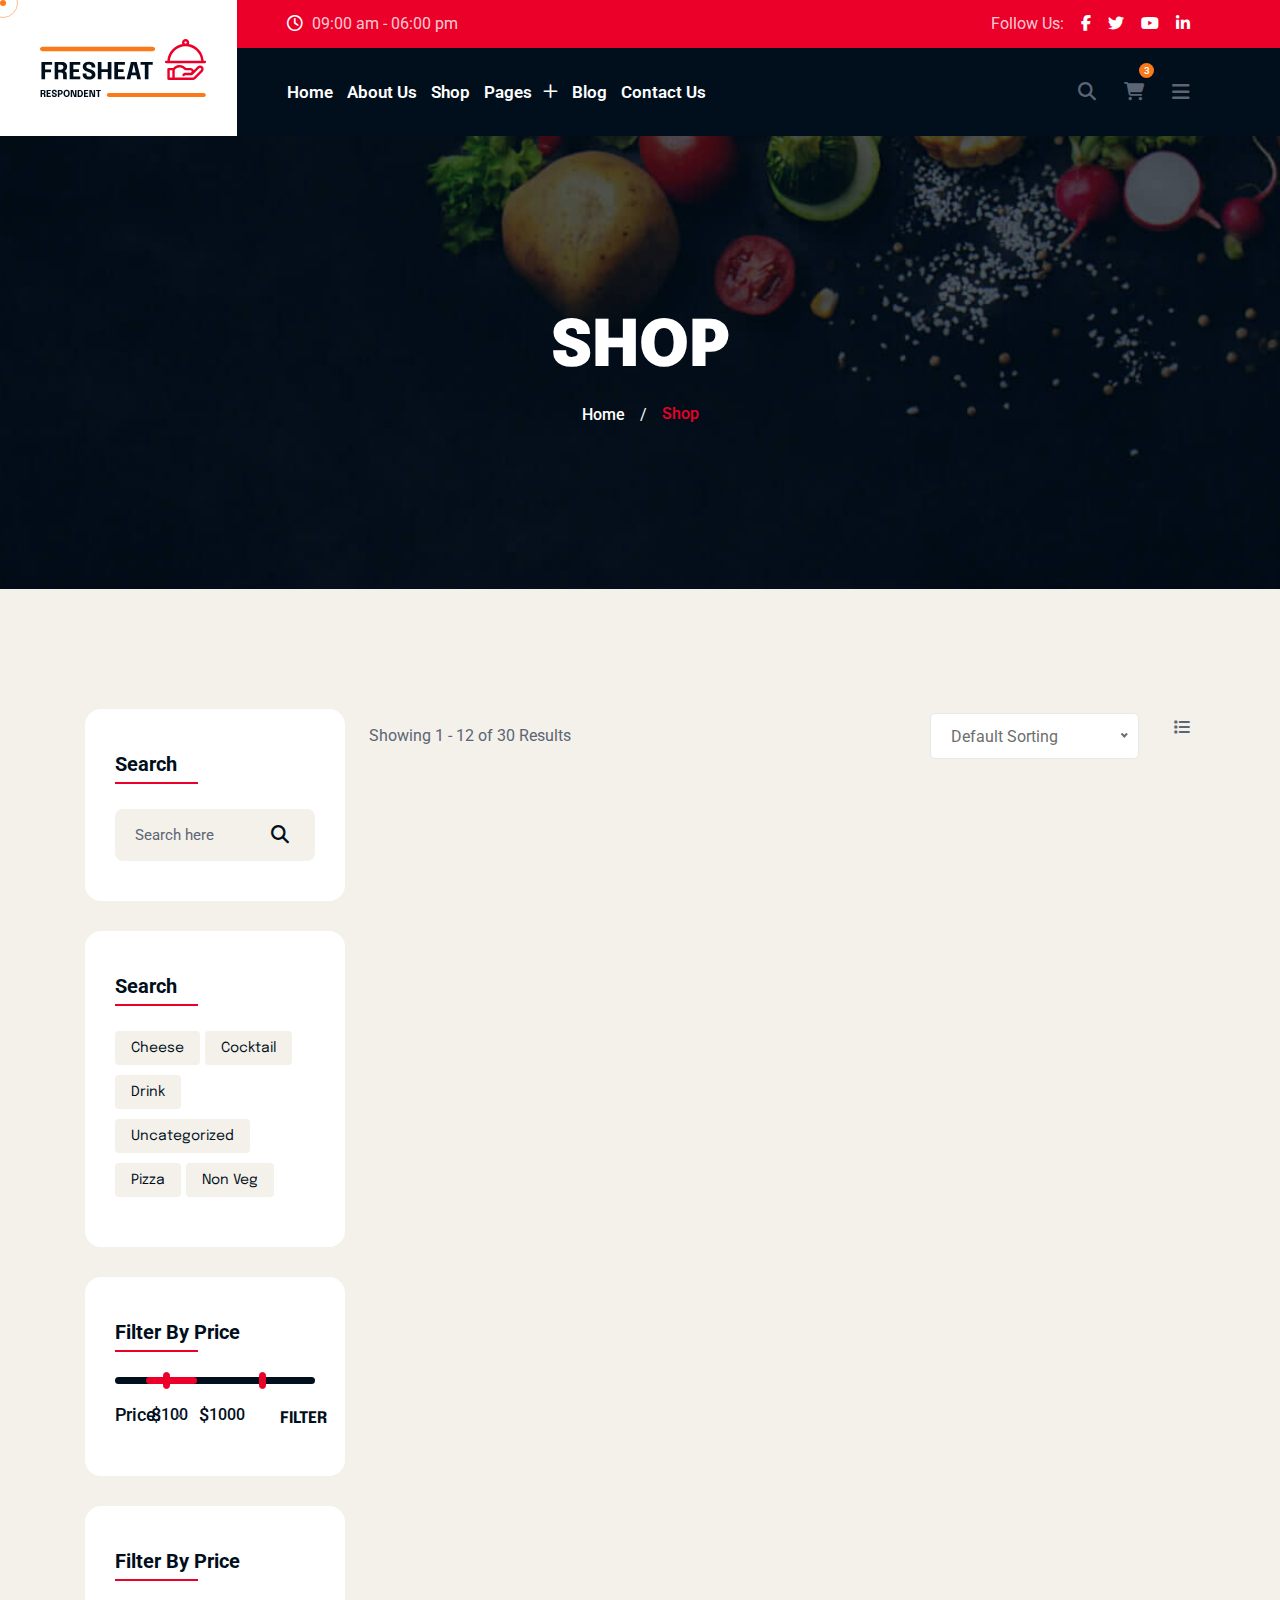
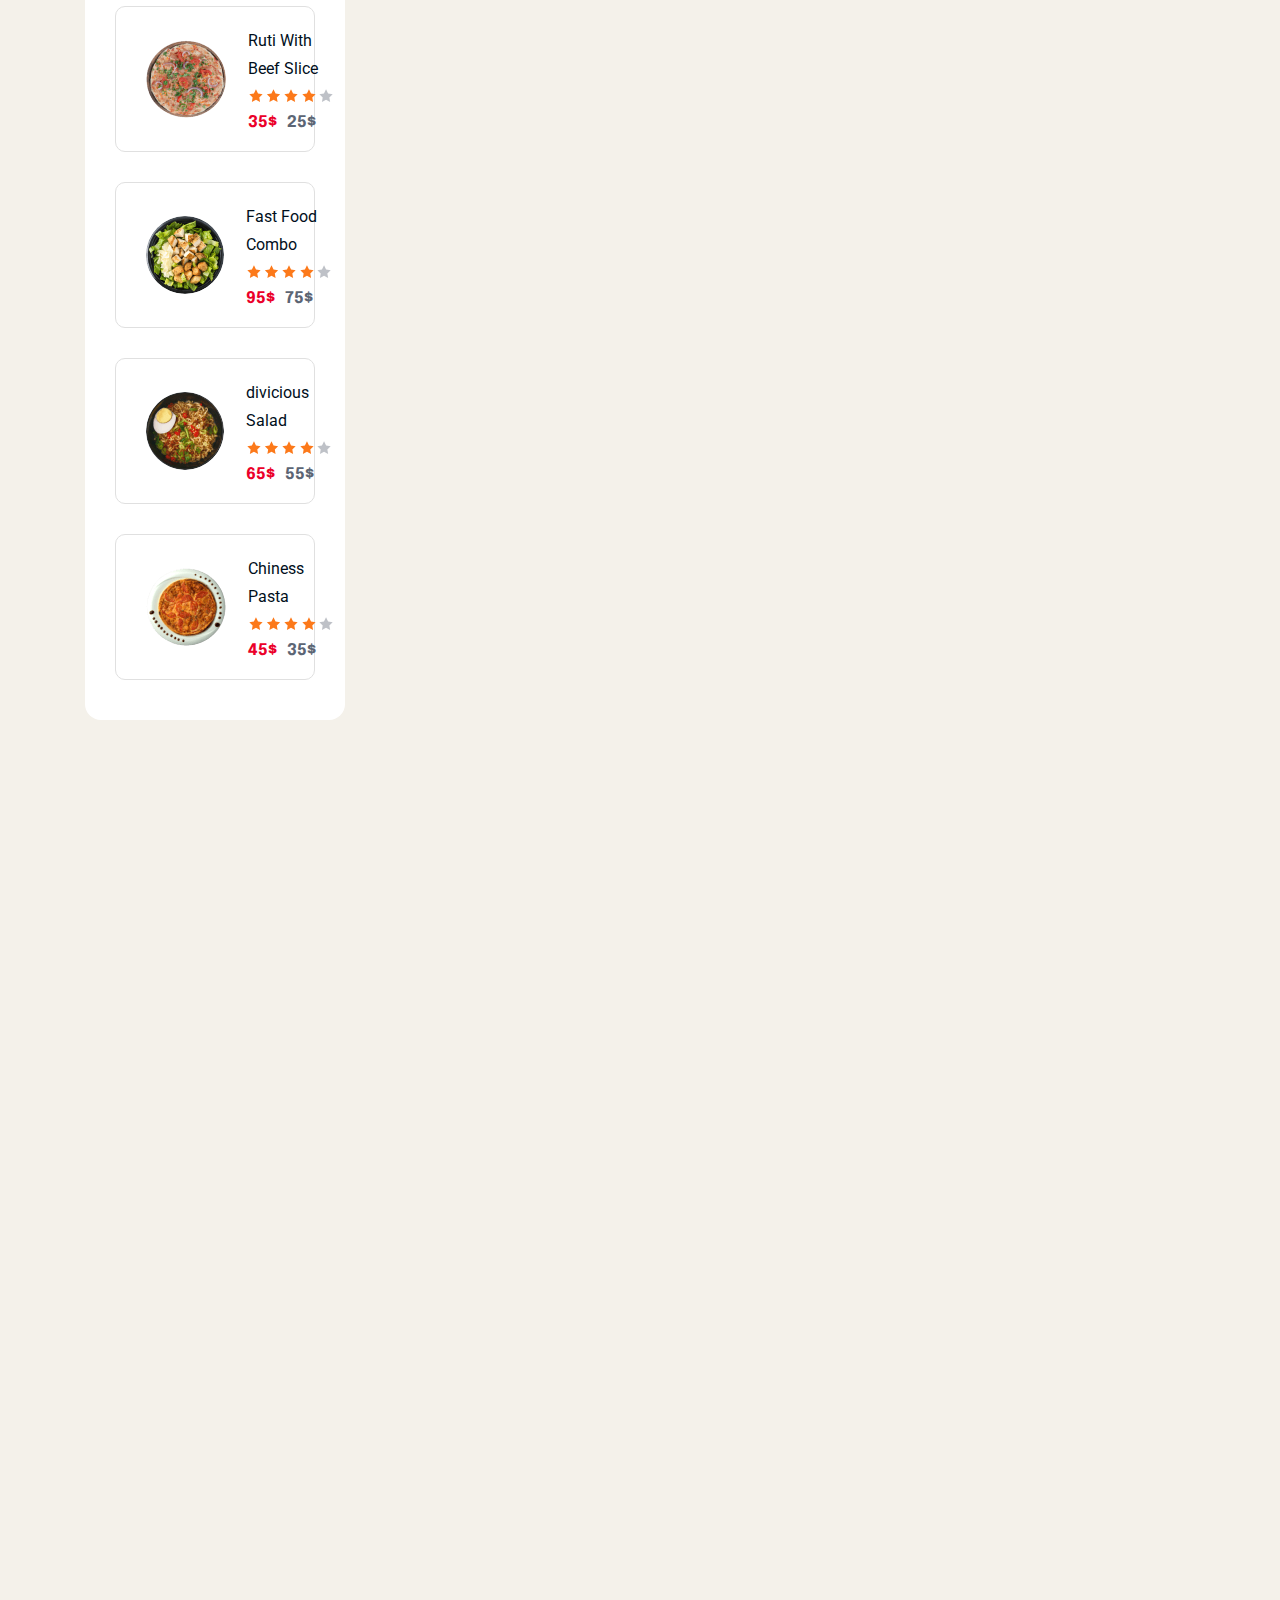
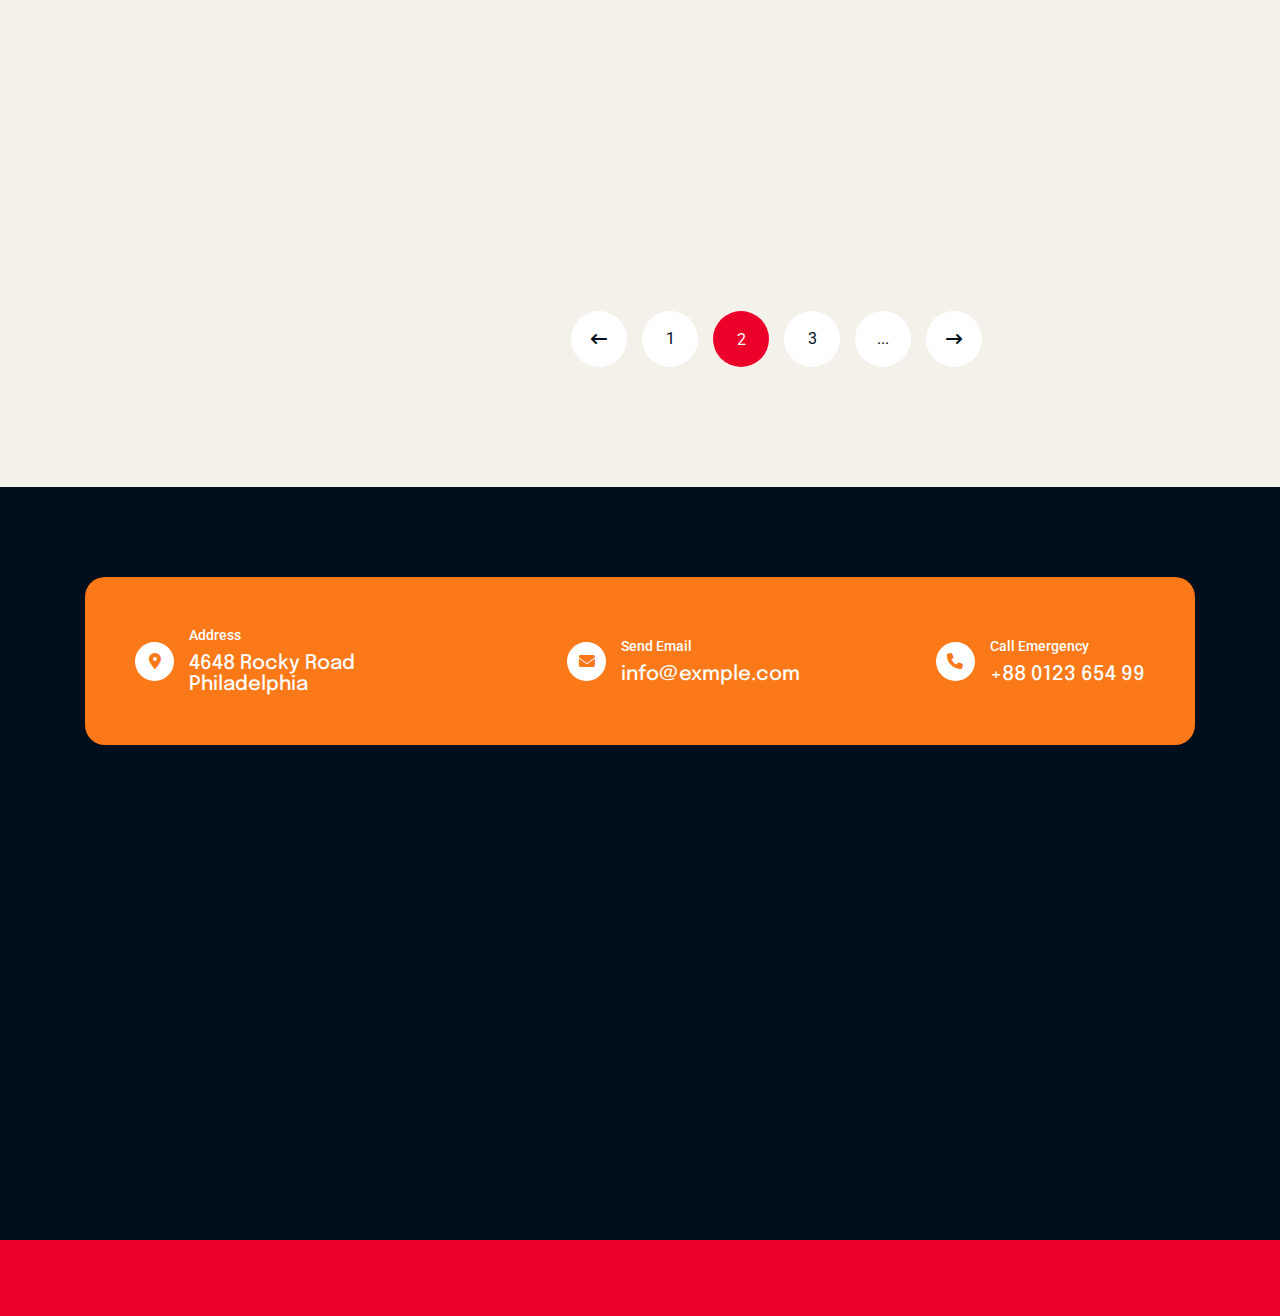
<file: shop.html>
<!DOCTYPE html>
<html lang="zxx">
<!--<< Header Area >>-->

<head>
    <!-- ========== Meta Tags ========== -->
    <meta charset="UTF-8">
    <meta http-equiv="X-UA-Compatible" content="IE=edge">
    <meta name="viewport" content="width=device-width, initial-scale=1">
    <meta name="author" content="gramentheme">
    <meta name="description" content="Fresheat food & Restaurant Html Template">
    <!--cndjs link fa icon-->
    <link rel="stylesheet" href="https://cdnjs.cloudflare.com/ajax/libs/font-awesome/6.5.1/css/all.min.css">

    <!-- ======== Page title ============ -->
    <title>Fresheat food & Restaurant Html Template</title>
    <!--<< Favcion >>-->
    <link rel="shortcut icon" href="assets/img/favicon.png">
    <!--<< Bootstrap min.css >>-->
    <link rel="stylesheet" href="assets/css/bootstrap.min.css">
    <!--<< All Min Css >>-->
    <!-- <link rel="stylesheet" href="assets/css/all.min.css"> -->
    <!--<< Animate.css >>-->
    <link rel="stylesheet" href="assets/css/animate.css">
    <!--<< Magnific Popup.css >>-->
    <link rel="stylesheet" href="assets/css/magnific-popup.css">
    <!--<< MeanMenu.css >>-->
    <link rel="stylesheet" href="assets/css/meanmenu.css">
    <!--<< Swiper Bundle.css >>-->
    <link rel="stylesheet" href="assets/css/swiper-bundle.min.css">
    <!--<< Nice Select.css >>-->
    <link rel="stylesheet" href="assets/css/nice-select.css">
    <!--<< Main.css >>-->
    <link rel="stylesheet" href="assets/css/main.css">
</head>

<body class="bg-color2">

    <!-- Preloader Start -->
    <div id="preloader" class="preloader">
        <div class="animation-preloader">
            <div class="spinner">
            </div>
            <div class="txt-loading">
                <span data-text-preloader="F" class="letters-loading">
                    F
                </span>
                <span data-text-preloader="R" class="letters-loading">
                    R
                </span>
                <span data-text-preloader="E" class="letters-loading">
                    E
                </span>
                <span data-text-preloader="S" class="letters-loading">
                    S
                </span>
                <span data-text-preloader="H" class="letters-loading">
                    H
                </span>
                <span data-text-preloader="E" class="letters-loading">
                    E
                </span>
                <span data-text-preloader="A" class="letters-loading">
                    A
                </span>
                <span data-text-preloader="T" class="letters-loading">
                    T
                </span>
            </div>
            <p class="text-center">Loading</p>
        </div>
        <div class="loader">
            <div class="row">
                <div class="col-3 loader-section section-left">
                    <div class="bg"></div>
                </div>
                <div class="col-3 loader-section section-left">
                    <div class="bg"></div>
                </div>
                <div class="col-3 loader-section section-right">
                    <div class="bg"></div>
                </div>
                <div class="col-3 loader-section section-right">
                    <div class="bg"></div>
                </div>
            </div>
        </div>
    </div>

    <!--<< Mouse Cursor Start >>-->
    <div class="mouse-cursor cursor-outer"></div>
    <div class="mouse-cursor cursor-inner"></div>

    <!-- Back To Top Start -->
    <button id="back-top" class="back-to-top">
        <i class="fa-solid fa-arrow-up"></i>
    </button>

    <!-- Offcanvas Area Start -->
    <div class="fix-area">
        <div class="offcanvas__info">
            <div class="offcanvas__wrapper">
                <div class="offcanvas__content">
                    <div class="offcanvas__top mb-5 d-flex justify-content-between align-items-center">
                        <div class="offcanvas__logo">
                            <a href="index.html">
                                <img src="assets/img/logo/logo.svg" alt="logo-img">
                            </a>
                        </div>
                        <div class="offcanvas__close">
                            <button>
                                <i class="fas fa-times"></i>
                            </button>
                        </div>
                    </div>
                    <p class="text d-none d-lg-block">
                        This involves interactions between a business and its customers. It's about meeting customers'
                        needs and resolving their problems. Effective customer service is crucial.
                    </p>
                    <div class="offcanvas-gallery-area d-none d-xl-block">
                        <div class="offcanvas-gallery-items">
                            <a href="assets/img/header/01.jpg" class="offcanvas-image img-popup">
                                <img src="assets/img/header/01.jpg" alt="gallery-img">
                            </a>
                            <a href="assets/img/header/02.jpg" class="offcanvas-image img-popup">
                                <img src="assets/img/header/02.jpg" alt="gallery-img">
                            </a>
                            <a href="assets/img/header/03.jpg" class="offcanvas-image img-popup">
                                <img src="assets/img/header/03.jpg" alt="gallery-img">
                            </a>
                        </div>
                        <div class="offcanvas-gallery-items">
                            <a href="assets/img/header/04.jpg" class="offcanvas-image img-popup">
                                <img src="assets/img/header/04.jpg" alt="gallery-img">
                            </a>
                            <a href="assets/img/header/05.jpg" class="offcanvas-image img-popup">
                                <img src="assets/img/header/05.jpg" alt="gallery-img">
                            </a>
                            <a href="assets/img/header/06.jpg" class="offcanvas-image img-popup">
                                <img src="assets/img/header/06.jpg" alt="gallery-img">
                            </a>
                        </div>
                    </div>
                    <div class="mobile-menu fix mb-3"></div>
                    <div class="offcanvas__contact">
                        <h4>Contact Info</h4>
                        <ul>
                            <li class="d-flex align-items-center">
                                <div class="offcanvas__contact-icon">
                                    <i class="fa-solid fa-location-dot"></i>
                                </div>
                                <div class="offcanvas__contact-text">
                                    <a target="_blank" href="#">Saidpur, Ghazipur, Uttar Pradesh</a>
                                </div>
                            </li>
                            <li class="d-flex align-items-center">
                                <div class="offcanvas__contact-icon mr-15">
                                    <i class="fa-regular fa-envelope"></i>
                                </div>
                                <div class="offcanvas__contact-text">
                                    <a href="tel:+013-003-003-9993"><span
                                            class="mailto:info@enofik.com">prince@gmail.com</span></a>
                                </div>
                            </li>
                            <li class="d-flex align-items-center">
                                <div class="offcanvas__contact-icon mr-15">
                                    <i class="fa-regular fa-clock"></i>
                                </div>
                                <div class="offcanvas__contact-text">
                                    <a target="_blank" href="#">Mod-friday, 09am -05pm</a>
                                </div>
                            </li>
                            <li class="d-flex align-items-center">
                                <div class="offcanvas__contact-icon mr-15">
                                    <i class="fa-solid fa-phone"></i>
                                </div>
                                <div class="offcanvas__contact-text">
                                    <a href="tel:+91 8853260723">+91 8853260723</a>
                                </div>
                            </li>
                        </ul>
                        <div class="header-button mt-4">
                            <a href="shop.html" class="theme-btn">
                                <span class="button-content-wrapper d-flex align-items-center justify-content-center">
                                    <span class="button-icon"><i
                                            class="fa-sharp fa-solid fa-cart-shopping bg-transparent text-white me-2"></i></span>
                                    <span class="button-text">ORDER NOW</span>
                                </span>
                            </a>
                        </div>
                        <div class="social-icon d-flex align-items-center">
                            <a href="#"><i class="fab fa-facebook-f"></i></a>
                            <a href="#"><i class="fab fa-twitter"></i></a>
                            <a href="#"><i class="fab fa-youtube"></i></a>
                            <a href="#"><i class="fab fa-linkedin-in"></i></a>
                        </div>
                    </div>
                </div>
            </div>
        </div>
    </div>
    <div class="offcanvas__overlay"></div>

    <!-- Header Section Start -->
    <header class="header-section">
        <div class="black-bg"></div>
        <div class="red-bg"></div>
        <div class="container-fluid">
            <div class="main-header-wrapper">
                <div class="logo-image">
                    <a href="index.html">
                        <img src="assets/img/logo/logo.svg" alt="img">
                    </a>
                </div>
                <div class="main-header-items">
                    <div class="header-top-wrapper">
                        <span><i class="fa-regular fa-clock"></i> 09:00 am - 06:00 pm</span>
                        <div class="social-icon d-flex align-items-center">
                            <span>Follow Us:</span>
                            <a href="#"><i class="fab fa-facebook-f"></i></a>
                            <a href="#"><i class="fab fa-twitter"></i></a>
                            <a href="#"><i class="fab fa-youtube"></i></a>
                            <a href="#"><i class="fab fa-linkedin-in"></i></a>
                        </div>
                    </div>
                    <div id="header-sticky" class="header-1">
                        <div class="mega-menu-wrapper">
                            <div class="header-main">
                                <div class="logo">
                                    <a href="index.html" class="header-logo">
                                        <img src="assets/img/logo/logo.svg" alt="logo-img">
                                    </a>
                                </div>
                                <div class="header-left">
                                    <div class="mean__menu-wrapper">
                                        <div class="main-menu">
                                            <nav id="mobile-menu">
                                                <ul>
                                                    <li class="has-dropdown active menu-thumb">
                                                        <a href="index.html">
                                                            Home
                                                            
                                                        </a>
                                                       
                                                    </li>
                                                    
                                                    <li class="has-dropdown">
                                                        <a href="about.html">
                                                            About Us
                                                           
                                                        </a>
                                                        
                                                    </li>
                                                    <li>
                                                        <a href="shop.html">
                                                            Shop
                                                            
                                                        </a>
                                                        
                                                    </li>
                                                    <li class="has-dropdown">
                                                        <a href="#">
                                                            Pages
                                                            <i class="fa-regular fa-plus"></i>
                                                        </a>
                                                        <ul class="submenu">
                                                            <li class="has-dropdown">
                                                                <a href="chef-details2.html">
                                                                    Chef                                                                    
                                                                </a>                                                                
                                                            </li>
                                                            <li class="has-dropdown">
                                                                <a href="menu2.html">
                                                                    Food Menu
                                                                </a>
                                                            </li>
                                                            <li><a href="gallery.html">Gallery</a></li>
                                                            <li class="has-dropdown">
                                                                <a href="service-details.html">
                                                                    Services
                                                                </a>                                                              
                                                            </li>
                                                            <li><a href="reservation.html">Reservation</a></li>
                                                            <li><a href="faq.html">Faq's</a></li>
                                                            <li><a href="account.html">My Account</a></li>
                                                        </ul>
                                                    </li>
                                                    <li>
                                                        <a href="blog-left-sidebar.html">
                                                            Blog
                                                        </a>                                                       
                                                    </li>
                                                    <li>
                                                        <a href="contact.html">
                                                            Contact Us                                                           
                                                        </a>                                                      
                                                    </li>
                                                </ul>
                                            </nav>
                                        </div>
                                    </div>
                                </div>
                                <div class="header-right d-flex justify-content-end align-items-center">
                                    <a href="#0" class="search-trigger search-icon"><i class="fa-solid fa-magnifying-glass"></i></a>
                                    <div class="header__cart">
                                        <a href="#"> <i class="fa-sharp fa-solid fa-cart-shopping"></i> </a>
                                        <div class="header__right__dropdown__wrapper">
                                            <div class="header__right__dropdown__inner">
                                                <div class="single__header__right__dropdown">

                                                    <div class="header__right__dropdown__img">
                                                        <a href="#">
                                                            <img loading="lazy"
                                                                src="assets/img/blog/blogRecentThumb3_1.png"
                                                                alt="photo">
                                                        </a>
                                                    </div>
                                                    <div class="header__right__dropdown__content">

                                                        <a href="shop.html">Fried Chicken</a>
                                                        <p>1 x <span class="price">$ 80.00</span></p>

                                                    </div>
                                                    <div class="header__right__dropdown__close">
                                                        <a href="#"><i class="icofont-close-line"></i></a>
                                                    </div>
                                                </div>

                                                <div class="single__header__right__dropdown">

                                                    <div class="header__right__dropdown__img">
                                                        <a href="#">
                                                            <img loading="lazy"
                                                                src="assets/img/blog/blogRecentThumb3_2.png"
                                                                alt="photo">
                                                        </a>
                                                    </div>
                                                    <div class="header__right__dropdown__content">

                                                        <a href="shop.html">Fried Noodles</a>
                                                        <p>1 x <span class="price">$ 60.00</span></p>

                                                    </div>
                                                    <div class="header__right__dropdown__close">
                                                        <a href="#"><i class="icofont-close-line"></i></a>
                                                    </div>
                                                </div>

                                                <div class="single__header__right__dropdown">

                                                    <div class="header__right__dropdown__img">
                                                        <a href="#">
                                                            <img loading="lazy"
                                                                src="assets/img/blog/blogRecentThumb3_3.png"
                                                                alt="photo">
                                                        </a>
                                                    </div>
                                                    <div class="header__right__dropdown__content">

                                                        <a href="shop.html">Special Pasta</a>
                                                        <p>1 x <span class="price">$ 70.00</span></p>

                                                    </div>
                                                    <div class="header__right__dropdown__close">
                                                        <a href="#"><i class="icofont-close-line"></i></a>
                                                    </div>
                                                </div>
                                            </div>

                                            <p class="dropdown__price">Total: <span>$1,100.00</span>
                                            </p>
                                            <div class="header__right__dropdown__button">
                                                <a href="cart.html" class="theme-btn mb-2">View Cart</a>
                                                <a href="checkout.html" class="theme-btn style3">Checkout</a>
                                            </div>
                                        </div>
                                    </div>

                                    <a class="theme-btn" href="menu.html">ORDER NOW <i
                                            class="fa-sharp fa-solid fa-arrow-right"></i></a>
                                    <div class="header__hamburger d-xl-block my-auto">
                                        <div class="sidebar__toggle">
                                            <i class="fas fa-bars"></i>
                                        </div>
                                    </div>
                                </div>
                            </div>
                        </div>
                    </div>
                </div>
            </div>
        </div>
    </header>


    <!-- Search Area Start -->
    <div class="search-wrap">
        <div class="search-inner">
            <i class="fas fa-times search-close" id="search-close"></i>
            <div class="search-cell">
                <form method="get">
                    <div class="search-field-holder">
                        <input type="search" class="main-search-input" placeholder="Search...">
                    </div>
                </form>
            </div>
        </div>
    </div>

    <!-- Breadcumb Section   S T A R T -->
    <div class="breadcumb-section">
        <div class="breadcumb-wrapper">
            <div class="container">
                <div class="row">
                    <div class="col-12">
                        <div class="breadcumb-content">
                            <h1 class="breadcumb-title">Shop</h1>
                            <ul class="breadcumb-menu">
                                <li><a href="index.html">Home</a></li>
                                <li class="text-white">/</li>
                                <li class="active">Shop</li>
                            </ul>
                        </div>
                    </div>
                </div>
            </div>
        </div>
    </div>

    <!-- Shop Section S T A R T -->
    <div class="shop-section section-padding fix">
        <div class="shop-wrapper style1">
            <div class="container">
                <div class="row">
                    <div class="col-xl-3 col-lg-4 order-2 order-md-1 wow fadeInUp" data-wow-delay=".3s">
                        <div class="main-sidebar">
                            <div class="single-sidebar-widget">
                                <h5 class="widget-title">
                                    Search
                                </h5>
                                <div class="search-widget">
                                    <form action="#">
                                        <input type="text" placeholder="Search here">
                                        <button><i class=" fa-solid fa-magnifying-glass"></i></button>
                                    </form>
                                </div>
                            </div>
                            <div class="single-sidebar-widget">
                                <h5 class="widget-title">
                                    Search
                                </h5>
                                <ul class="tagcloud">
                                    <li><a href="shop.html">Cheese</a></li>
                                    <li><a href="shop.html">Cocktail</a></li>
                                    <li><a href="shop.html">Drink</a></li>
                                    <li><a href="shop.html">Uncategorized</a></li>
                                    <li><a href="shop.html">Pizza</a></li>
                                    <li><a href="shop.html">Non Veg</a></li>
                                </ul>
                            </div>
                            <div class="single-sidebar-widget">
                                <h5 class="widget-title">
                                    Filter By Price
                                </h5>
                                <div class="range__barcustom">
                                    <div class="slider">
                                        <div class="progress" style="left: 15.29%; right: 58.9%;"></div>
                                    </div>
                                    <div class="range-input">
                                        <input type="range" class="range-min" min="0" max="10000" value="2500">
                                        <input type="range" class="range-max" min="100" max="10000" value="7500">
                                    </div>
                                    <div class="range-items">
                                        <div class="price-input">
                                            <div class="price-wrapper d-flex align-items-center gap-1">
                                                <div class="field">
                                                    <span>Price:</span>
                                                </div>
                                                <div class="field">
                                                    <span>$</span>
                                                    <input type="number" class="input-min" value="100">
                                                </div>
                                                <div class="separators">-</div>
                                                <div class="field">
                                                    <span>$</span>
                                                    <input type="number" class="input-max" value="1000">
                                                </div>
                                                <a href="shop.html" class="filter-btn mt-2 me-3">Filter</a>
                                            </div>
                                        </div>
                                    </div>
                                </div>
                            </div>
                            <div class="single-sidebar-widget">
                                <h5 class="widget-title">
                                    Filter By Price
                                </h5>

                                <div class="recent-box">
                                    <div class="recent-thumb">
                                        <img src="assets/img/shop/recentThumb1_1.png" alt="menu-thumb">
                                    </div>
                                    <div class="recent-content">
                                        <a href="shop.html"> Ruti With Beef Slice </a>
                                        <div class="star"><img src="assets/img/icon/star3.svg" alt="icon"></div>
                                        <div class="price">
                                            <div class="regular-price">35$</div>
                                            <div class="offer-price">25$</div>
                                        </div>
                                    </div>
                                </div>
                                <div class="recent-box">
                                    <div class="recent-thumb">
                                        <img src="assets/img/shop/recentThumb1_2.png" alt="menu-thumb">
                                    </div>
                                    <div class="recent-content">
                                        <a href="shop.html"> Fast Food Combo </a>
                                        <div class="star"><img src="assets/img/icon/star3.svg" alt="icon"></div>
                                        <div class="price">
                                            <div class="regular-price">95$</div>
                                            <div class="offer-price">75$</div>
                                        </div>
                                    </div>
                                </div>
                                <div class="recent-box">
                                    <div class="recent-thumb">
                                        <img src="assets/img/shop/recentThumb1_3.png" alt="menu-thumb">
                                    </div>
                                    <div class="recent-content">
                                        <a href="shop.html"> divicious Salad </a>
                                        <div class="star"><img src="assets/img/icon/star3.svg" alt="icon"></div>
                                        <div class="price">
                                            <div class="regular-price">65$</div>
                                            <div class="offer-price">55$</div>
                                        </div>
                                    </div>
                                </div>
                                <div class="recent-box">
                                    <div class="recent-thumb">
                                        <img src="assets/img/shop/recentThumb1_4.png" alt="menu-thumb">
                                    </div>
                                    <div class="recent-content">
                                        <a href="shop.html"> Chiness Pasta </a>
                                        <div class="star"><img src="assets/img/icon/star3.svg" alt="icon"></div>
                                        <div class="price">
                                            <div class="regular-price">45$</div>
                                            <div class="offer-price">35$</div>
                                        </div>
                                    </div>
                                </div>
                            </div>
                        </div>
                    </div>
                    <div class="col-xl-9 col-lg-8 order-1 order-md-2 wow fadeInUp" data-wow-delay=".5s">
                        <div class="sort-bar">
                            <div class="row g-sm-0 gy-20 justify-content-between align-items-center">
                                <div class="col-md">
                                    <p class="woocommerce-result-count">Showing 1 - 12 of 30 Results</p>
                                </div>

                                <div class="col-md-auto">
                                    <form class="woocommerce-ordering" method="get">
                                        <select name="orderby" class="single-select" aria-label="Shop order">
                                            <option value="menu_order" selected="selected">Default Sorting</option>
                                            <option value="popularity">Sort by popularity</option>
                                            <option value="rating">Sort by average rating</option>
                                            <option value="date">Sort by latest</option>
                                            <option value="price">Sort by price: low to high</option>
                                            <option value="price-desc">Sort by price: high to low</option>
                                        </select>
                                    </form>
                                </div>
                                <div class="col-md-auto">
                                    <ul class="nav nav-pills mb-3" id="pills-tab" role="tablist">
                                        <li class="nav-item" role="presentation">
                                            <button class="nav-link active" id="pills-grid-tab" data-bs-toggle="pill"
                                                data-bs-target="#pills-grid" type="button" role="tab"
                                                aria-controls="pills-grid" aria-selected="true"><i
                                                    class="fa-solid fa-grid"></i></button>
                                        </li>
                                        <li class="nav-item" role="presentation">
                                            <button class="nav-link" id="pills-list-tab" data-bs-toggle="pill"
                                                data-bs-target="#pills-list" type="button" role="tab"
                                                aria-controls="pills-list" aria-selected="false"><i
                                                    class="fa-solid fa-list"></i></button>
                                        </li>
                                    </ul>
                                </div>
                            </div>
                        </div>
                        <div class="tab-content" id="pills-tabContent">
                            <div class="tab-pane fade show active" id="pills-grid" role="tabpanel"
                                aria-labelledby="pills-grid-tab" tabindex="0">
                                <div class="dishes-card-wrap style2">
                                    <div class="dishes-card style2 wow fadeInUp" data-wow-delay="0.2s">
                                        <div class="dishes-thumb">
                                            <img src="assets/img/dishes/dishes2_1.png" alt="thumb">
                                            <div class="circle-shape"><img class="cir36"
                                                    src="assets/img/food-items/circleShape.png" alt="shape"></div>
                                        </div>
                                        <div class="dishes-content">
                                            <a href="shop-details.html">
                                                <h3>Chicken Pizza</h3>
                                            </a>
                                            <div class="star"><img src="assets/img/icon/star2.svg" alt="icon"></div>
                                            <div class="text">The registration fee</div>
                                            <h6>$24.00</h6>
                                            <a href="shop-details.html" class="theme-btn style6"> Order Now <i
                                                    class="fa-solid fa-basket-shopping"></i></a>
                                        </div>
                                    </div>
                                    <div class="dishes-card style2 wow fadeInUp" data-wow-delay="0.4s">
                                        <div class="dishes-thumb">
                                            <img src="assets/img/dishes/dishes2_2.png" alt="thumb">
                                            <div class="circle-shape"><img class="cir36"
                                                    src="assets/img/food-items/circleShape.png" alt="shape"></div>
                                        </div>
                                        <div class="dishes-content">
                                            <a href="shop-details.html">
                                                <h3>Egg and Cucumber</h3>
                                            </a>
                                            <div class="star"><img src="assets/img/icon/star2.svg" alt="icon"></div>
                                            <div class="text">The registration fee</div>
                                            <h6>$28.00</h6>
                                            <a href="shop-details.html" class="theme-btn style6"> Order Now <i
                                                    class="fa-solid fa-basket-shopping"></i></a>
                                        </div>
                                    </div>
                                    <div class="dishes-card style2 wow fadeInUp" data-wow-delay="0.6s">
                                        <div class="dishes-thumb">
                                            <img src="assets/img/dishes/dishes2_3.png" alt="thumb">
                                            <div class="circle-shape"><img class="cir36"
                                                    src="assets/img/food-items/circleShape.png" alt="shape"></div>
                                        </div>
                                        <div class="dishes-content">
                                            <a href="shop-details.html">
                                                <h3>Chicken Fried Rice</h3>
                                            </a>
                                            <div class="star"><img src="assets/img/icon/star2.svg" alt="icon"></div>
                                            <div class="text">The registration fee</div>
                                            <h6>$20.00</h6>
                                            <a href="shop-details.html" class="theme-btn style6"> Order Now <i
                                                    class="fa-solid fa-basket-shopping"></i></a>
                                        </div>
                                    </div>
                                    <div class="dishes-card style2 wow fadeInUp" data-wow-delay="0.8s">
                                        <div class="dishes-thumb">
                                            <img src="assets/img/dishes/dishes2_4.png" alt="thumb">
                                            <div class="circle-shape"><img class="cir36"
                                                    src="assets/img/food-items/circleShape.png" alt="shape"></div>
                                        </div>
                                        <div class="dishes-content">
                                            <a href="shop-details.html">
                                                <h3>Chicken Leg Piece</h3>
                                            </a>
                                            <div class="star"><img src="assets/img/icon/star2.svg" alt="icon"></div>
                                            <div class="text">The registration fee</div>
                                            <h6>$58.00</h6>
                                            <a href="shop-details.html" class="theme-btn style6"> Order Now <i
                                                    class="fa-solid fa-basket-shopping"></i></a>
                                        </div>
                                    </div>
                                </div>
                                <div class="dishes-card-wrap style2">
                                    <div class="dishes-card style2 wow fadeInUp" data-wow-delay="0.2s">
                                        <div class="dishes-thumb">
                                            <img src="assets/img/dishes/dishes2_1.png" alt="thumb">
                                            <div class="circle-shape"><img class="cir36"
                                                    src="assets/img/food-items/circleShape.png" alt="shape"></div>
                                        </div>
                                        <div class="dishes-content">
                                            <a href="shop-details.html">
                                                <h3>Chicken Pizza</h3>
                                            </a>
                                            <div class="star"><img src="assets/img/icon/star2.svg" alt="icon"></div>
                                            <div class="text">The registration fee</div>
                                            <h6>$24.00</h6>
                                            <a href="shop-details.html" class="theme-btn style6"> Order Now <i
                                                    class="fa-solid fa-basket-shopping"></i></a>
                                        </div>
                                    </div>
                                    <div class="dishes-card style2 wow fadeInUp" data-wow-delay="0.4s">
                                        <div class="dishes-thumb">
                                            <img src="assets/img/dishes/dishes2_2.png" alt="thumb">
                                            <div class="circle-shape"><img class="cir36"
                                                    src="assets/img/food-items/circleShape.png" alt="shape"></div>
                                        </div>
                                        <div class="dishes-content">
                                            <a href="shop-details.html">
                                                <h3>Egg and Cucumber</h3>
                                            </a>
                                            <div class="star"><img src="assets/img/icon/star2.svg" alt="icon"></div>
                                            <div class="text">The registration fee</div>
                                            <h6>$28.00</h6>
                                            <a href="shop-details.html" class="theme-btn style6"> Order Now <i
                                                    class="fa-solid fa-basket-shopping"></i></a>
                                        </div>
                                    </div>
                                    <div class="dishes-card style2 wow fadeInUp" data-wow-delay="0.6s">
                                        <div class="dishes-thumb">
                                            <img src="assets/img/dishes/dishes2_3.png" alt="thumb">
                                            <div class="circle-shape"><img class="cir36"
                                                    src="assets/img/food-items/circleShape.png" alt="shape"></div>
                                        </div>
                                        <div class="dishes-content">
                                            <a href="shop-details.html">
                                                <h3>Chicken Fried Rice</h3>
                                            </a>
                                            <div class="star"><img src="assets/img/icon/star2.svg" alt="icon"></div>
                                            <div class="text">The registration fee</div>
                                            <h6>$20.00</h6>
                                            <a href="shop-details.html" class="theme-btn style6"> Order Now <i
                                                    class="fa-solid fa-basket-shopping"></i></a>
                                        </div>
                                    </div>
                                    <div class="dishes-card style2 wow fadeInUp" data-wow-delay="0.8s">
                                        <div class="dishes-thumb">
                                            <img src="assets/img/dishes/dishes2_4.png" alt="thumb">
                                            <div class="circle-shape"><img class="cir36"
                                                    src="assets/img/food-items/circleShape.png" alt="shape"></div>
                                        </div>
                                        <div class="dishes-content">
                                            <a href="shop-details.html">
                                                <h3>Chicken Leg Piece</h3>
                                            </a>
                                            <div class="star"><img src="assets/img/icon/star2.svg" alt="icon"></div>
                                            <div class="text">The registration fee</div>
                                            <h6>$58.00</h6>
                                            <a href="shop-details.html" class="theme-btn style6"> Order Now <i
                                                    class="fa-solid fa-basket-shopping"></i></a>
                                        </div>
                                    </div>
                                </div>
                                <div class="dishes-card-wrap style2">
                                    <div class="dishes-card style2 wow fadeInUp" data-wow-delay="0.2s">
                                        <div class="dishes-thumb">
                                            <img src="assets/img/dishes/dishes2_4.png" alt="thumb">
                                            <div class="circle-shape"><img class="cir36"
                                                    src="assets/img/food-items/circleShape.png" alt="shape"></div>
                                        </div>
                                        <div class="dishes-content">
                                            <a href="shop-details.html">
                                                <h3>Chicken Pizza</h3>
                                            </a>
                                            <div class="star"><img src="assets/img/icon/star2.svg" alt="icon"></div>
                                            <div class="text">The registration fee</div>
                                            <h6>$24.00</h6>
                                            <a href="shop-details.html" class="theme-btn style6"> Order Now <i
                                                    class="fa-solid fa-basket-shopping"></i></a>
                                        </div>
                                    </div>
                                    <div class="dishes-card style2 wow fadeInUp" data-wow-delay="0.4s">
                                        <div class="dishes-thumb">
                                            <img src="assets/img/dishes/dishes2_5.png" alt="thumb">
                                            <div class="circle-shape"><img class="cir36"
                                                    src="assets/img/food-items/circleShape.png" alt="shape"></div>
                                        </div>
                                        <div class="dishes-content">
                                            <a href="shop-details.html">
                                                <h3>Egg and Cucumber</h3>
                                            </a>
                                            <div class="star"><img src="assets/img/icon/star2.svg" alt="icon"></div>
                                            <div class="text">The registration fee</div>
                                            <h6>$28.00</h6>
                                            <a href="shop-details.html" class="theme-btn style6"> Order Now <i
                                                    class="fa-solid fa-basket-shopping"></i></a>
                                        </div>
                                    </div>
                                    <div class="dishes-card style2 wow fadeInUp" data-wow-delay="0.6s">
                                        <div class="dishes-thumb">
                                            <img src="assets/img/dishes/dishes2_3.png" alt="thumb">
                                            <div class="circle-shape"><img class="cir36"
                                                    src="assets/img/food-items/circleShape.png" alt="shape"></div>
                                        </div>
                                        <div class="dishes-content">
                                            <a href="shop-details.html">
                                                <h3>Chicken Fried Rice</h3>
                                            </a>
                                            <div class="star"><img src="assets/img/icon/star2.svg" alt="icon"></div>
                                            <div class="text">The registration fee</div>
                                            <h6>$20.00</h6>
                                            <a href="shop-details.html" class="theme-btn style6"> Order Now <i
                                                    class="fa-solid fa-basket-shopping"></i></a>
                                        </div>
                                    </div>
                                    <div class="dishes-card style2 wow fadeInUp" data-wow-delay="0.8s">
                                        <div class="dishes-thumb">
                                            <img src="assets/img/dishes/dishes2_4.png" alt="thumb">
                                            <div class="circle-shape"><img class="cir36"
                                                    src="assets/img/food-items/circleShape.png" alt="shape"></div>
                                        </div>
                                        <div class="dishes-content">
                                            <a href="shop-details.html">
                                                <h3>Chicken Leg Piece</h3>
                                            </a>
                                            <div class="star"><img src="assets/img/icon/star2.svg" alt="icon"></div>
                                            <div class="text">The registration fee</div>
                                            <h6>$58.00</h6>
                                            <a href="shop-details.html" class="theme-btn style6"> Order Now <i
                                                    class="fa-solid fa-basket-shopping"></i></a>
                                        </div>
                                    </div>
                                </div>
                            </div>
                            <div class="tab-pane fade" id="pills-list" role="tabpanel" aria-labelledby="pills-list-tab"
                                tabindex="0">
                                <div class="dishes-card-wrap style3">
                                    <div class="dishes-card style4 wow fadeInUp" data-wow-delay="0.2s">
                                        <div class="dishes-thumb">
                                            <img src="assets/img/dishes/dishes2_1.png" alt="thumb">
                                            <div class="circle-shape"><img class="cir36"
                                                    src="assets/img/food-items/circleShape.png" alt="shape"></div>
                                        </div>
                                        <div class="dishes-content">
                                            <a href="shop-details.html">
                                                <h3>Chicken Pizza</h3>
                                            </a>
                                            <div class="icon">
                                                <a href="#"> <i class="fa-regular fa-heart"></i></a>
                                            </div>
                                            <div class="star"><img src="assets/img/icon/star2.svg" alt="icon"></div>
                                            <div class="text">Neque porro est qui dolorem ipsum quia quaed inventor
                                                veritatis et
                                                quasi architecto beatae vitae dicta sunt explicabo. Aelltes port lacus
                                                quis enim
                                                var sed efficitur turpis gilla sed sit amet finibus eros. Lorem Ipsum is
                                                simply
                                                dummy text of the printing and typesetting industry.When an unknown
                                                printer took
                                                a galley of type</div>
                                            <h6>$24.00</h6>
                                            <a href="shop-details.html" class="theme-btn style6"> Order Now <i
                                                    class="fa-solid fa-basket-shopping"></i></a>
                                        </div>
                                    </div>
                                    <div class="dishes-card style4 wow fadeInUp" data-wow-delay="0.4s">
                                        <div class="dishes-thumb">
                                            <img src="assets/img/dishes/dishes2_2.png" alt="thumb">
                                            <div class="circle-shape"><img class="cir36"
                                                    src="assets/img/food-items/circleShape.png" alt="shape"></div>
                                        </div>
                                        <div class="dishes-content">
                                            <a href="shop-details.html">
                                                <h3>Egg and Cucumber</h3>
                                            </a>
                                            <div class="icon">
                                                <a href="#"> <i class="fa-regular fa-heart"></i></a>
                                            </div>
                                            <div class="star"><img src="assets/img/icon/star2.svg" alt="icon"></div>
                                            <div class="text">Neque porro est qui dolorem ipsum quia quaed inventor
                                                veritatis et
                                                quasi architecto beatae vitae dicta sunt explicabo. Aelltes port lacus
                                                quis enim
                                                var sed efficitur turpis gilla sed sit amet finibus eros. Lorem Ipsum is
                                                simply
                                                dummy text of the printing and typesetting industry.When an unknown
                                                printer took
                                                a galley of type</div>
                                            <h6>$28.00</h6>
                                            <a href="shop-details.html" class="theme-btn style6"> Order Now <i
                                                    class="fa-solid fa-basket-shopping"></i></a>
                                        </div>
                                    </div>
                                    <div class="dishes-card style4 wow fadeInUp" data-wow-delay="0.6s">
                                        <div class="dishes-thumb">
                                            <img src="assets/img/dishes/dishes2_3.png" alt="thumb">
                                            <div class="circle-shape"><img class="cir36"
                                                    src="assets/img/food-items/circleShape.png" alt="shape"></div>
                                        </div>
                                        <div class="dishes-content">
                                            <a href="shop-details.html">
                                                <h3>Chicken Fried Rice</h3>
                                            </a>
                                            <div class="icon">
                                                <a href="#"> <i class="fa-regular fa-heart"></i></a>
                                            </div>
                                            <div class="star"><img src="assets/img/icon/star2.svg" alt="icon"></div>
                                            <div class="text">Neque porro est qui dolorem ipsum quia quaed inventor
                                                veritatis et
                                                quasi architecto beatae vitae dicta sunt explicabo. Aelltes port lacus
                                                quis enim
                                                var sed efficitur turpis gilla sed sit amet finibus eros. Lorem Ipsum is
                                                simply
                                                dummy text of the printing and typesetting industry.When an unknown
                                                printer took
                                                a galley of type</div>
                                            <h6>$20.00</h6>
                                            <a href="shop-details.html" class="theme-btn style6"> Order Now <i
                                                    class="fa-solid fa-basket-shopping"></i></a>
                                        </div>
                                    </div>
                                    <div class="dishes-card style4 wow fadeInUp" data-wow-delay="0.8s">
                                        <div class="dishes-thumb">
                                            <img src="assets/img/dishes/dishes2_4.png" alt="thumb">
                                            <div class="circle-shape"><img class="cir36"
                                                    src="assets/img/food-items/circleShape.png" alt="shape"></div>
                                        </div>
                                        <div class="dishes-content">
                                            <a href="shop-details.html">
                                                <h3>Chicken Leg Piece</h3>
                                            </a>
                                            <div class="icon">
                                                <a href="#"> <i class="fa-regular fa-heart"></i></a>
                                            </div>
                                            <div class="star"><img src="assets/img/icon/star2.svg" alt="icon"></div>
                                            <div class="text">Neque porro est qui dolorem ipsum quia quaed inventor
                                                veritatis et
                                                quasi architecto beatae vitae dicta sunt explicabo. Aelltes port lacus
                                                quis enim
                                                var sed efficitur turpis gilla sed sit amet finibus eros. Lorem Ipsum is
                                                simply
                                                dummy text of the printing and typesetting industry.When an unknown
                                                printer took
                                                a galley of type</div>
                                            <h6>$58.00</h6>
                                            <a href="shop-details.html" class="theme-btn style6"> Order Now <i
                                                    class="fa-solid fa-basket-shopping"></i></a>
                                        </div>
                                    </div>
                                    <div class="dishes-card style4 wow fadeInUp" data-wow-delay="0.2s">
                                        <div class="dishes-thumb">
                                            <img src="assets/img/dishes/dishes2_1.png" alt="thumb">
                                            <div class="circle-shape"><img class="cir36"
                                                    src="assets/img/food-items/circleShape.png" alt="shape"></div>
                                        </div>
                                        <div class="dishes-content">
                                            <a href="shop-details.html">
                                                <h3>Chicken Pizza</h3>
                                            </a>
                                            <div class="icon">
                                                <a href="#"> <i class="fa-regular fa-heart"></i></a>
                                            </div>
                                            <div class="star"><img src="assets/img/icon/star2.svg" alt="icon"></div>
                                            <div class="text">Neque porro est qui dolorem ipsum quia quaed inventor
                                                veritatis et
                                                quasi architecto beatae vitae dicta sunt explicabo. Aelltes port lacus
                                                quis enim
                                                var sed efficitur turpis gilla sed sit amet finibus eros. Lorem Ipsum is
                                                simply
                                                dummy text of the printing and typesetting industry.When an unknown
                                                printer took
                                                a galley of type</div>
                                            <h6>$24.00</h6>
                                            <a href="shop-details.html" class="theme-btn style6"> Order Now <i
                                                    class="fa-solid fa-basket-shopping"></i></a>
                                        </div>
                                    </div>
                                </div>
                            </div>
                        </div>


                        <div class="page-nav-wrap text-center">
                            <ul>
                                <li><a class="previous" href="shop.html"><i
                                            class="fa-solid fa-arrow-left-long"></i></a></li>
                                <li><a class="page-numbers" href="shop.html">1</a></li>
                                <li><a class="page-numbers active" href="shop.html">2</a></li>
                                <li><a class="page-numbers" href="shop.html">3</a></li>
                                <li><a class="page-numbers" href="shop.html">...</a></li>
                                <li><a class="next" href="shop.html"><i
                                            class="fa-solid fa-arrow-right-long"></i></a></li>
                            </ul>
                        </div>
                    </div>
                </div>
            </div>
        </div>
    </div>


    <!-- Footer Section    S T A R T -->
    <footer class="footer-section bg-title fix">
        <div class="footer-widgets-wrapper">
            <div class="shape1 float-bob-y d-none d-xxl-block"><img src="assets/img/shape/footerShape1_1.png"
                    alt="shape"></div>
            <div class="shape2 d-none d-xxl-block"><img src="assets/img/shape/footerShape1_2.png" alt="shape"></div>
            <div class="shape3 d-none d-xxl-block"><img src="assets/img/shape/footerShape1_3.png" alt="shape"></div>
            <div class="shape4  d-none d-xxl-block"><img src="assets/img/shape/footerShape1_4.png" alt="shape"></div>
            <div class="container">
                <div class="footer-top">
                    <div class="row gy-4">
                        <div class="col-lg-4">
                            <div class="fancy-box">
                                <div class="item1"><i class="fa-solid fa-location-dot"></i></div>
                                <div class="item2">
                                    <h6>address</h6>
                                    <p>4648 Rocky Road Philadelphia </p>
                                </div>
                            </div>
                        </div>
                        <div class="col-lg-4 d-flex justify-content-start justify-content-lg-end">
                            <div class="fancy-box">
                                <div class="item1"><i class="fa-solid fa-envelope"></i></div>
                                <div class="item2">
                                    <h6>send email</h6>
                                    <p>info@exmple.com</p>
                                </div>
                            </div>
                        </div>
                        <div class="col-lg-4 d-flex justify-content-start justify-content-lg-end">
                            <div class="fancy-box">
                                <div class="item1"><i class="fa-solid fa-phone"></i></div>
                                <div class="item2">
                                    <h6>call emergency</h6>
                                    <p>+88 0123 654 99</p>
                                </div>
                            </div>
                        </div>
                    </div>
                </div>

                <div class="row">
                    <div class="col-xl-3 col-lg-4 col-md-6 wow fadeInUp" data-wow-delay=".2s">
                        <div class="single-footer-widget">
                            <div class="widget-head">
                                <a href="index.html">
                                    <img src="assets/img/logo/logoWhite.svg" alt="logo-img">
                                </a>
                            </div>
                            <div class="footer-content">
                                <p>
                                    Phasellus ultricies aliquam volutpat ullamcorper laoreet neque, a lacinia
                                    curabitur
                                    lacinia mollis
                                </p>
                                <div class="social-icon d-flex align-items-center">
                                    <a href="#"><i class="fab fa-facebook-f"></i></a>
                                    <a href="#"><i class="fab fa-twitter"></i></a>
                                    <a href="#"><i class="fa-brands fa-linkedin-in"></i></a>
                                    <a href="#"><i class="fa-brands fa-youtube"></i></a>
                                </div>
                            </div>
                        </div>
                    </div>
                    <div class="col-xl-3 col-lg-4 col-md-6 ps-xl-5 wow fadeInUp" data-wow-delay=".4s">
                        <div class="single-footer-widget">
                            <div class="widget-head">
                                <h3>Quick Links</h3>
                            </div>
                            <ul class="list-area">
                                <li>
                                    <a href="about.html">
                                        <i class="fa-solid fa-chevrons-right"></i>
                                        About Us
                                    </a>
                                </li>
                                <li>
                                    <a href="gallery.html">
                                        <i class="fa-solid fa-chevrons-right"></i>
                                        Our Gallery
                                    </a>
                                </li>
                                <li>
                                    <a href="blog.html">
                                        <i class="fa-solid fa-chevrons-right"></i>
                                        Our Blogs
                                    </a>
                                </li>
                                <li>
                                    <a href="faq.html">
                                        <i class="fa-solid fa-chevrons-right"></i>
                                        FAQ’S
                                    </a>
                                </li>
                                <li>
                                    <a href="contact.html">
                                        <i class="fa-solid fa-chevrons-right"></i>
                                        Contact Us
                                    </a>
                                </li>
                            </ul>
                        </div>
                    </div>
                    <div class="col-xl-3 col-lg-4 col-md-6 ps-xl-5 wow fadeInUp" data-wow-delay=".4s">
                        <div class="single-footer-widget">
                            <div class="widget-head">
                                <h3>Our Menu</h3>
                            </div>
                            <ul class="list-area">
                                <li>
                                    <a href="menu.html">
                                        <i class="fa-solid fa-chevrons-right"></i>
                                        Burger King
                                    </a>
                                </li>
                                <li>
                                    <a href="menu.html">
                                        <i class="fa-solid fa-chevrons-right"></i>
                                        Pizza king
                                    </a>
                                </li>
                                <li>
                                    <a href="menu.html">
                                        <i class="fa-solid fa-chevrons-right"></i>
                                        Fresh Food
                                    </a>
                                </li>
                                <li>
                                    <a href="menu.html">
                                        <i class="fa-solid fa-chevrons-right"></i>
                                        Vegetable
                                    </a>
                                </li>
                                <li>
                                    <a href="menu.html">
                                        <i class="fa-solid fa-chevrons-right"></i>
                                        Desserts
                                    </a>
                                </li>
                            </ul>
                        </div>
                    </div>
                    <div class="col-xl-3 col-lg-4 col-md-6 ps-xl-5 wow fadeInUp" data-wow-delay=".4s">
                        <div class="single-footer-widget">
                            <div class="widget-head">
                                <h3>Contact Us</h3>
                            </div>
                            <ul class="list-area">
                                <li class="mb-2">
                                    Monday – Friday: <span class="text-theme-color2"> 8am – 4pm </span>
                                </li>
                                <li>
                                    Saturday: <span class="text-theme-color2"> 8am – 12am </span>
                                </li>
                            </ul>
                            <form action="#" class="mt-4">
                                <div class="form-control">
                                    <input class="email" type="email" placeholder="Your email address">
                                    <button type="submit" class="submit-btn"><i
                                            class="fa-solid fa-arrow-right-long"></i></button>
                                </div>
                                <div class="form-control style2 mt-3">
                                    <input id="checkbox" name="checkbox" type="checkbox">
                                    <label for="checkbox">I agree to the <a href="contact.html">Privacy Policy.
                                        </a></label>
                                </div>
                            </form>
                        </div>
                    </div>
                </div>
            </div>
        </div>
        <div class="footer-bottom">
            <div class="container">
                <div class="footer-wrapper d-flex align-items-center justify-content-between">
                    <p class="wow fadeInLeft" data-wow-delay=".3s">
                        © All Copyright 2024 by <a href="index.html">FreshEat</a>
                    </p>
                    <ul class="brand-logo wow fadeInRight" data-wow-delay=".5s">
                        <li>
                            <a class="text-white" href="contact.html">
                                Terms & Condition
                            </a>
                        </li>
                        <li>
                            <a class="text-white" href="contact.html">
                                Privacy Policy
                            </a>
                        </li>
                    </ul>
                </div>
            </div>
        </div>
    </footer>



    <!--<< All JS Plugins >>-->
    <script src="assets/js/jquery-3.7.1.min.js"></script>
    <!--<< Bootstrap Js >>-->
    <script src="assets/js/bootstrap.bundle.min.js"></script>
    <!--<< Waypoints Js >>-->
    <script src="assets/js/jquery.waypoints.js"></script>
    <!--<< Counterup Js >>-->
    <script src="assets/js/jquery.counterup.min.js"></script>
    <!--<< Viewport Js >>-->
    <script src="assets/js/viewport.jquery.js"></script>
    <!--<< Magnific popup Js >>-->
    <script src="assets/js/magnific-popup.min.js"></script>
    <!--<< Tilt Js >>-->
    <script src="assets/js/tilt.min.js"></script>
    <!--<< Swiper Slider Js >>-->
    <script src="assets/js/swiper-bundle.min.js"></script>
    <!--<< MeanMenu Js >>-->
    <script src="assets/js/jquery.meanmenu.min.js"></script>
    <!--<< Wow Animation Js >>-->
    <script src="assets/js/wow.min.js"></script>
    <!--<< Nice Select Js >>-->
    <script src="assets/js/nice-select.min.js"></script>
    <!--<< Main.js >>-->
    <script src="assets/js/main.js"></script>
</body>

</html>
</file>
<file: assets/css/nice-select.css>
.nice-select {
  -webkit-tap-highlight-color: transparent;
  background-color: #fff;
  border-radius: 5px; 
  border: 1px solid  #CCCCCC;
  box-sizing: border-box;
  clear: both;
  cursor: pointer;
  display: block;
  float: left;
  color: #6E6E6E;  
  font-size: 16px;
  font-style: normal;
  font-weight: 400;
  line-height: 26.08px;  
  height: 57px;
  line-height: 40px;
  outline: none;
  padding: 8px 10px; 
  position: relative;
  text-align: left !important;
  -webkit-transition: all 0.2s ease-in-out;
  transition: all 0.2s ease-in-out;
  -webkit-user-select: none;
     -moz-user-select: none;
      -ms-user-select: none;
          user-select: none;
  white-space: nowrap;
  width: auto; }
  .nice-select:hover {
    border-color: #6E6E6E; }
  .nice-select:active, .nice-select.open, .nice-select:focus {
    border-color: #6E6E6E; }
  .nice-select:after {
    border-bottom: 2px solid #6E6E6E;
    border-right: 2px solid #6E6E6E;
    content: '';
    display: block;
    height: 5px;
    margin-top: -4px;
    pointer-events: none;
    position: absolute;
    right: 12px;
    top: 50%;
    -webkit-transform-origin: 66% 66%;
        -ms-transform-origin: 66% 66%;
            transform-origin: 66% 66%;
    -webkit-transform: rotate(45deg);
        -ms-transform: rotate(45deg);
            transform: rotate(45deg);
    -webkit-transition: all 0.15s ease-in-out;
    transition: all 0.15s ease-in-out;
    width: 5px; }
  .nice-select.open:after {
    -webkit-transform: rotate(-135deg);
        -ms-transform: rotate(-135deg);
            transform: rotate(-135deg); }
  .nice-select.open .list {
    opacity: 1;
    pointer-events: auto;
    -webkit-transform: scale(1) translateY(0);
        -ms-transform: scale(1) translateY(0);
            transform: scale(1) translateY(0); }
  .nice-select.disabled {
    border-color: #6E6E6E;
    color: #6E6E6E;
    pointer-events: none; }
    .nice-select.disabled:after {
      border-color: #6E6E6E; }
  .nice-select.wide {
    width: 100%; }
    .nice-select.wide .list {
      left: 0 !important;
      right: 0 !important; }
  .nice-select.right {
    float: right; }
    .nice-select.right .list {
      left: auto;
      right: 0; }
  .nice-select.small {
    font-size: 12px;
    height: 36px;
    line-height: 34px; }
    .nice-select.small:after {
      height: 4px;
      width: 4px; }
    .nice-select.small .option {
      line-height: 34px;
      min-height: 34px; }
  .nice-select .list {
    background-color: #fff;
    border-radius: 5px;
    box-shadow: 0 0 0 1px rgba(68, 68, 68, 0.11);
    box-sizing: border-box;
    margin-top: 4px;
    opacity: 0;
    overflow: hidden;
    padding: 0;
    pointer-events: none;
    position: absolute;
    top: 100%;
    left: 0;
    -webkit-transform-origin: 50% 0;
        -ms-transform-origin: 50% 0;
            transform-origin: 50% 0;
    -webkit-transform: scale(0.75) translateY(-21px);
        -ms-transform: scale(0.75) translateY(-21px);
            transform: scale(0.75) translateY(-21px);
    -webkit-transition: all 0.2s cubic-bezier(0.5, 0, 0, 1.25), opacity 0.15s ease-out;
    transition: all 0.2s cubic-bezier(0.5, 0, 0, 1.25), opacity 0.15s ease-out;
    z-index: 9; }
    .nice-select .list:hover .option:not(:hover) {
      background-color: transparent !important; }
  .nice-select .option {
    cursor: pointer;
    font-weight: 400;
    line-height: 40px;
    list-style: none;
    min-height: 40px;
    outline: none;
    padding-left: 18px;
    padding-right: 29px;
    text-align: left;
    -webkit-transition: all 0.2s;
    transition: all 0.2s; }
    .nice-select .option:hover, .nice-select .option.focus, .nice-select .option.selected.focus {
      background-color: #f6f6f6; }
    .nice-select .option.selected {
      font-weight: bold; }
    .nice-select .option.disabled {
      background-color: transparent;
      color: #999;
      cursor: default; }

.no-csspointerevents .nice-select .list {
  display: none; }

.no-csspointerevents .nice-select.open .list {
  display: block; }
</file>
<file: assets/css/main.css>
@charset "UTF-8";
/*-----------------------------------------------------------------
Theme Name: Fresheat
Author: Gramentheme
Author URI: https://themeforest.net/user/gramentheme 
Version: 1.0.0 
Description: Fresheat food & Restaurant Html Template  <

-------------------------------------------------------------------
 CSS TABLE OF CONTENTS
-------------------------------------------------------------------

01.Mixins
02.Variables
03.Typography
04.Buttons 
05.Gutter 
06.Container 
07.Animation 
08.Helping 
09.MeanMenu 
10.Preloader
11.Title 
12.Common 
13.Header 
14.Footer 
15.Contact 
16.Banner 
17.Breadcumb
18.Marquee
19.Gallery
20.Testimonial
21.Chefe
22.History 
23.Timer
24.Menu
25.Cta
26.Popular Dishes
27.About
28.Services
29.Offer
30.Food Items
31.Faq
32.Wcu
33.Blog
34.Blog Extra
35.Sidebar
36.Shop
37.Cart
38.Checkout
39.Wishlist
40.Woocommerce

------------------------------------------------------------------*/
/* 01.Mixins */
/* 02.Variables */
@import url("https://fonts.googleapis.com/css2?family=Engagement&family=Epilogue:ital,wght@0,100..900;1,100..900&family=Roboto:ital,wght@0,100;0,300;0,400;0,500;0,700;0,900;1,100;1,300;1,400;1,500;1,700;1,900&display=swap");
:root {
  --body: #fff;
  --black: #000;
  --white: #fff;
  --theme: #EB0029;
  --theme2:#FC791A;
  --title:#010F1C;
  --dark: #222222;
  --text: #5C6574;
  --text2: #ababab;
  --bg: #02142A;
  --box-shadow: 0px 6px 30px 0px rgba(52, 55, 170, 0.15);
  --bg2: #F4F1EA;
  --border: #373737;
  --border-2: #D2D2D1;
  --border-3: #ffffff17;
  --title-font: "Epilogue", sans-serif;
  --body-font: "Roboto", sans-serif;
  --icon-font: "Font Awesome 6 Pro";
}

/* 03.Typography */
/* --------------------------------------------
    Template Default Fonts & Fonts Styles
 ---------------------------------------------- */
body {
  font-family: var(--body-font);
  font-size: 16px;
  font-weight: normal;
  line-height: 28px;
  color: var(--text);
  background-color: var(--white);
  padding: 0;
  margin: 0;
  overflow-x: hidden;
}

ul {
  padding: 0;
  margin: 0;
  list-style: none;
}

button {
  border: none;
  background-color: transparent;
  padding: 0;
}

input:focus {
  color: var(--text);
  outline: none;
}

input::placeholder {
  color: var(--text);
}

h1,
h2,
h3,
h4,
h5,
h6 {
  font-family: var(--title-font);
  margin: 0px;
  padding: 0;
  color: var(--title);
  text-transform: capitalize;
  transition: all 0.4s ease-in-out;
}

h1 {
  font-size: 42px;
  font-weight: 700;
  line-height: 120%;
}

h2 {
  font-size: 40px;
  line-height: 145%;
  font-weight: 700;
}
@media (max-width: 767px) {
  h2 {
    font-size: 34px;
  }
}
@media (max-width: 575px) {
  h2 {
    font-size: 28px;
  }
}

h3 {
  font-size: 18px;
  font-weight: 700;
  line-height: 145%;
}
@media (max-width: 767px) {
  h3 {
    font-size: 16px;
  }
}

h4 {
  font-size: 20px;
  font-weight: 700;
  line-height: 130%;
}

h5 {
  font-size: 18px;
  font-weight: 700;
}

h6 {
  font-size: 16px;
  font-weight: 600;
  line-height: 145%;
}

a {
  text-decoration: none;
  color: var(--text);
  outline: none !important;
  cursor: pointer;
  transition: all 0.4s ease-in-out;
}
a:hover {
  color: var(--theme) !important;
}

p {
  margin: 0px;
  transition: all 0.4s ease-in-out;
}

span {
  margin: 0px;
  transition: all 0.4s ease-in-out;
}

input.form-control,
textarea.form-control {
  outline: none;
  box-shadow: none;
  background-color: #f8f9fa;
  border-color: #D4DCFF;
  padding: 15px 10px;
  font-size: 1rem;
  border-radius: 0;
  -webkit-border-radius: 0;
  -moz-border-radius: 0;
  -ms-border-radius: 0;
  -o-border-radius: 0;
  border: none;
}

input.form-control:focus,
textarea.form-control:focus {
  background-color: #f8f9fa;
  border-color: #D4DCFF;
  outline: none;
  box-shadow: none;
}

/* 04.Buttons */
.theme-btn {
  display: inline-block;
  position: relative;
  padding: 13px 25px 13px 25px;
  background-color: var(--theme);
  color: var(--white) !important;
  font-family: var(--body-font);
  font-size: 14px;
  font-style: normal;
  font-weight: 400;
  line-height: 24px;
  z-index: 1;
  overflow: hidden;
  border: none;
  transition: all 0.3s ease-in-out;
  border-radius: 0;
  -webkit-border-radius: 0;
  -moz-border-radius: 0;
  -ms-border-radius: 0;
  -o-border-radius: 0;
  -webkit-transition: all 0.3s ease-in-out;
  -moz-transition: all 0.3s ease-in-out;
  -ms-transition: all 0.3s ease-in-out;
  -o-transition: all 0.3s ease-in-out;
}
.theme-btn i {
  padding: 4px;
  background-color: var(--white);
  color: var(--theme);
  transition: all 0.4s;
  -webkit-transition: all 0.4s;
  -moz-transition: all 0.4s;
  -ms-transition: all 0.4s;
  -o-transition: all 0.4s;
}
.theme-btn:before {
  content: "";
  background-color: var(--theme2);
  width: 0;
  height: 50%;
  position: absolute;
  top: 0;
  left: 0;
  z-index: -1;
  -webkit-transition: all 0.3s cubic-bezier(0.785, 0.135, 0.15, 0.86);
  transition: all 0.3s cubic-bezier(0.785, 0.135, 0.15, 0.86);
  -moz-transition: all 0.3s cubic-bezier(0.785, 0.135, 0.15, 0.86);
  -ms-transition: all 0.3s cubic-bezier(0.785, 0.135, 0.15, 0.86);
  -o-transition: all 0.3s cubic-bezier(0.785, 0.135, 0.15, 0.86);
}
.theme-btn:after {
  content: "";
  background-color: var(--theme2);
  width: 0;
  height: 50%;
  position: absolute;
  bottom: 0;
  right: 0;
  z-index: -1;
  -webkit-transition: all 0.3s cubic-bezier(0.785, 0.135, 0.15, 0.86);
  transition: all 0.3s cubic-bezier(0.785, 0.135, 0.15, 0.86);
  -moz-transition: all 0.3s cubic-bezier(0.785, 0.135, 0.15, 0.86);
  -ms-transition: all 0.3s cubic-bezier(0.785, 0.135, 0.15, 0.86);
  -o-transition: all 0.3s cubic-bezier(0.785, 0.135, 0.15, 0.86);
}
.theme-btn i {
  margin-left: 10px;
}
.theme-btn:hover {
  background-color: var(--theme2);
  color: var(--white) !important;
}
.theme-btn:hover::before, .theme-btn:hover::after {
  width: 100%;
}
.theme-btn.style2 {
  padding: 20px 155px;
  border-radius: 12px;
  -webkit-border-radius: 12px;
  -moz-border-radius: 12px;
  -ms-border-radius: 12px;
  -o-border-radius: 12px;
}
.theme-btn.style2:hover {
  color: var(--title) !important;
}
@media (max-width: 767px) {
  .theme-btn.style2 {
    padding: 21px 80px;
  }
}
.theme-btn.style3 {
  padding: 13px 25px;
  background: var(--theme2);
  color: var(--title);
}
.theme-btn.style3:before {
  content: "";
  background-color: var(--title);
  width: 0;
  height: 50%;
  position: absolute;
  top: 0;
  left: 0;
  z-index: -1;
  -webkit-transition: all 0.3s cubic-bezier(0.785, 0.135, 0.15, 0.86);
  transition: all 0.3s cubic-bezier(0.785, 0.135, 0.15, 0.86);
  -moz-transition: all 0.3s cubic-bezier(0.785, 0.135, 0.15, 0.86);
  -ms-transition: all 0.3s cubic-bezier(0.785, 0.135, 0.15, 0.86);
  -o-transition: all 0.3s cubic-bezier(0.785, 0.135, 0.15, 0.86);
}
.theme-btn.style3:after {
  content: "";
  background-color: var(--title);
  width: 0;
  height: 50%;
  position: absolute;
  bottom: 0;
  right: 0;
  z-index: -1;
  -webkit-transition: all 0.3s cubic-bezier(0.785, 0.135, 0.15, 0.86);
  transition: all 0.3s cubic-bezier(0.785, 0.135, 0.15, 0.86);
  -moz-transition: all 0.3s cubic-bezier(0.785, 0.135, 0.15, 0.86);
  -ms-transition: all 0.3s cubic-bezier(0.785, 0.135, 0.15, 0.86);
  -o-transition: all 0.3s cubic-bezier(0.785, 0.135, 0.15, 0.86);
}
.theme-btn.style3:hover {
  background: var(--theme);
  color: var(--white) !important;
}
.theme-btn.style3:hover::before, .theme-btn.style3:hover::after {
  width: 100%;
}
.theme-btn.style4 {
  background-color: var(--theme);
  color: var(--white) !important;
  border: 1px solid var(--theme);
  border-radius: 0;
  -webkit-border-radius: 0;
  -moz-border-radius: 0;
  -ms-border-radius: 0;
  -o-border-radius: 0;
}
.theme-btn.style4 i {
  padding: 4px;
  background-color: transparent;
  color: var(--white);
  transition: all 0.4s;
  -webkit-transition: all 0.4s;
  -moz-transition: all 0.4s;
  -ms-transition: all 0.4s;
  -o-transition: all 0.4s;
}
.theme-btn.style4:before {
  content: "";
  background-color: var(--title);
}
.theme-btn.style4:after {
  content: "";
  background-color: var(--title);
}
.theme-btn.style4:hover {
  background-color: var(--title);
  color: var(--white) !important;
  border: 1px solid var(--theme);
}
.theme-btn.style5 {
  background-color: var(--theme2);
  color: var(--white) !important;
  border: 1px solid var(--theme2);
  border-radius: 0;
  -webkit-border-radius: 0;
  -moz-border-radius: 0;
  -ms-border-radius: 0;
  -o-border-radius: 0;
  -webkit-border-radius: 0;
}
.theme-btn.style5 i {
  background-color: transparent;
  color: var(--white);
}
.theme-btn.style5:before {
  content: "";
  background-color: var(--title);
}
.theme-btn.style5:after {
  content: "";
  background-color: var(--title);
}
.theme-btn.style5:hover {
  background-color: var(--title);
  color: var(--white) !important;
  border: 1px solid var(--theme);
}
.theme-btn.style6 {
  padding: 13px 40px;
  border-radius: 100px;
  background-color: rgba(235, 0, 41, 0.1);
  color: var(--theme) !important;
  font-family: var(--title-font);
  font-size: 14px;
  font-style: normal;
  font-weight: 600;
  line-height: normal;
  text-transform: uppercase;
  border: none;
}
.theme-btn.style6 i {
  background-color: transparent;
  color: var(--theme);
  margin-left: 5px;
  padding: 0;
}
.theme-btn.style6:before {
  content: "";
  background-color: var(--theme);
}
.theme-btn.style6:after {
  content: "";
  background-color: var(--theme);
}
.theme-btn.style6:hover {
  background-color: var(--theme);
  color: var(--white) !important;
  border: none;
}
.theme-btn.style6:hover i {
  color: var(--white);
}
@media (max-width: 767px) {
  .theme-btn {
    padding: 20px 32px;
  }
}
@media (max-width: 575px) {
  .theme-btn {
    padding: 13px 25px;
    font-size: 14px;
  }
}

.arrow-btn {
  display: inline-block;
  position: absolute;
  top: 7px;
  right: -43px;
  width: 43px;
  height: 43px;
  line-height: 43px;
  text-align: center;
  background: var(--theme);
  color: var(--white);
  margin-top: -0.4em;
  border-radius: 50%;
  -webkit-border-radius: 50%;
  -moz-border-radius: 50%;
  -ms-border-radius: 50%;
  -o-border-radius: 50%;
  transition: all 0.4s ease-in-out;
}
.arrow-btn:hover {
  background: var(--theme2);
  color: var(--title);
}
.arrow-btn.style2 {
  background: var(--theme2);
  color: var(--title);
}
.arrow-btn.style2:hover {
  background: var(--theme);
  color: var(--white);
}

.btn-wrapper {
  position: relative;
  max-width: 200px;
}
.btn-wrapper:hover .arrow-btn {
  background: var(--theme2);
  color: var(--title);
}
.btn-wrapper:hover .theme-btn {
  background-color: var(--theme2);
  color: var(--title);
}
.btn-wrapper:hover .arrow-btn.style2 {
  background: var(--title);
  color: var(--white);
}
.btn-wrapper:hover .theme-btn.style3 {
  background-color: var(--title);
  color: var(--white);
}

.link-btn {
  display: inline-block;
  color: var(--text);
  text-align: center;
  font-family: "DM Sans";
  font-size: 16px;
  font-weight: 600;
  text-transform: capitalize;
}
.link-btn i {
  margin-left: 10px;
  transform: rotate(-40deg);
  transition: all 0.4s ease-in-out;
}
.link-btn:hover {
  color: var(--theme2);
}
.link-btn:hover i {
  margin-left: 10px;
  transform: rotate(0);
}

/* 05.Gutter */
@media (min-width: 1600px) {
  .gx-40 {
    --bs-gutter-x: 40px;
  }
  .gx-30 {
    --bs-gutter-x: 30px;
  }
  .gx-60 {
    --bs-gutter-x: 60px;
  }
  .gx-80 {
    --bs-gutter-x: 80px;
  }
  .gx-134 {
    --bs-gutter-x: 134px;
  }
  .gx-165 {
    --bs-gutter-x: 165px;
  }
}
.gx-0 {
  --bs-gutter-x: 0px;
}

.gy-20 {
  --bs-gutter-y: 20px;
}

/* 06.Container */
@media (min-width: 1400px) {
  .header-section-2 .container,
  .header-2 .container {
    max-width: 1352px;
  }
  .banner-container .container {
    max-width: 1544px;
  }
  .banner-bottom .container-fluid {
    padding: 0 160px !important;
  }
  .best-food-wrapper .container {
    max-width: 1084px;
  }
  .offer-wrapper .container {
    max-width: 1850px;
  }
  .about-wrapper.style1 .container {
    max-width: 1850px;
  }
  .timer-wrapper.style1 .container {
    max-width: 1850px;
  }
  .popular-dishes-wrapper-container .container {
    max-width: 1850px;
  }
  .food-menu-wrapper-container.style2 .container {
    max-width: 1820px;
  }
  .food-menu-wrapper.style2 .container {
    max-width: 1670px;
  }
  .food-menu-wrapper.style3 .container {
    max-width: 1570px;
  }
  .timer-wrap.style1 .container {
    max-width: 1360px;
  }
  .popular-dishes-wrapper.style1 .container {
    max-width: 1500px;
  }
  .popular-dishes-wrapper.style2 .container {
    max-width: 1500px;
  }
  .popular-dishes-wrapper.style4 .container {
    max-width: 1500px;
  }
  .cta-wrapper.style1 .container {
    max-width: 1360px;
  }
  .cta-wrapper.style2 .container {
    max-width: 1520px;
  }
  .cta-wrapper.style3 .container {
    max-width: 1450px;
  }
  .contact-wrapper.style1 .container {
    max-width: 1480px;
  }
  .contact-wrapper.style2 .container {
    max-width: 1300px;
  }
  .testimonial-wrapper.style2 .container {
    max-width: 1450px;
  }
  .shop-wrapper.style1 .container {
    max-width: 1620px;
  }
  .shop-details-wrapper.style1 .container {
    max-width: 1620px;
  }
  .shop-details-wrapper.style1 .shop-details .container {
    max-width: 1200px;
  }
  .contact-box-wrapper.style1 .container {
    max-width: 1420px;
  }
  .contact-form-wrapper.style2 .container {
    max-width: 1420px;
  }
  .modal-dialog {
    max-width: 1223px;
    height: 588px;
    margin-right: auto;
    margin-left: auto;
  }
}
/* 07.Animation */
@-webkit-keyframes rippleOne {
  70% {
    -webkit-box-shadow: 0 0 0 40px rgba(244, 68, 56, 0);
    box-shadow: 0 0 0 40px rgba(244, 68, 56, 0);
  }
  100% {
    -webkit-box-shadow: 0 0 0 0 rgba(244, 68, 56, 0);
    box-shadow: 0 0 0 0 rgba(244, 68, 56, 0);
  }
}
@keyframes rippleOne {
  70% {
    -webkit-box-shadow: 0 0 0 40px rgba(244, 68, 56, 0);
    box-shadow: 0 0 0 40px rgba(244, 68, 56, 0);
  }
  100% {
    -webkit-box-shadow: 0 0 0 0 rgba(244, 68, 56, 0);
    box-shadow: 0 0 0 0 rgba(244, 68, 56, 0);
  }
}
.ripple-effect {
  display: inline-block;
  width: 100px;
  height: 100px;
  line-height: 100px;
  text-align: center;
  background-color: var(--theme);
  border: 1px solid var(--white);
  border-radius: 50%;
  -webkit-box-shadow: 0 0 0 0 rgb(255, 255, 255);
  box-shadow: 0 0 0 0 rgb(255, 255, 255);
  animation: rippleOne 2s infinite;
}
.ripple-effect .playerImg {
  width: 28px;
  height: 25.972px;
}

@keyframes up-down {
  0% {
    transform: translateY(10px);
  }
  100% {
    transform: translateY(-10px);
  }
}
@-webkit-keyframes spinner {
  to {
    -webkit-transform: rotateZ(360deg);
    transform: rotateZ(360deg);
  }
}
@keyframes spinner {
  to {
    -webkit-transform: rotateZ(360deg);
    transform: rotateZ(360deg);
  }
}
@-webkit-keyframes letters-loading {
  0%, 75%, 100% {
    opacity: 0;
    transform: rotateY(-90deg);
  }
  25%, 50% {
    opacity: 1;
    transform: rotateY(0deg);
  }
}
@keyframes letters-loading {
  0%, 75%, 100% {
    opacity: 0;
    transform: rotateY(-90deg);
  }
  25%, 50% {
    opacity: 1;
    transform: rotateY(0deg);
  }
}
@keyframes loaderspin {
  0% {
    transform: translate(-50%, -50%) rotate(0deg);
  }
  100% {
    transform: translate(-50%, -50%) rotate(360deg);
  }
}
@keyframes tpswing {
  0% {
    -webkit-transform: rotate(20deg);
    -ms-transform: rotate(20deg);
    transform: rotate(20deg);
  }
  100% {
    -webkit-transform: rotate(0deg);
    -ms-transform: rotate(0deg);
    transform: rotate(0deg);
  }
}
@keyframes width {
  0% {
    width: 0%;
  }
  100% {
    width: 100%;
  }
}
@-webkit-keyframes width {
  0% {
    width: 0%;
  }
  100% {
    width: 100%;
  }
}
@-webkit-keyframes loaderspin {
  0% {
    transform: translate(-50%, -50%) rotate(0deg);
  }
  100% {
    transform: translate(-50%, -50%) rotate(360deg);
  }
}
@keyframes loaderpulse {
  0% {
    transform: scale(1);
  }
  100% {
    transform: scale(1.2);
  }
}
@keyframes rounded {
  50% {
    transform: rotate(20deg);
  }
}
.cir36 {
  animation: cir36 20s linear infinite;
  -webkit-animation: cir36 20s linear infinite;
}

@keyframes cir36 {
  100% {
    transform: rotate(360deg);
  }
}
.float-bob-y {
  -webkit-animation-name: float-bob-y;
  animation-name: float-bob-y;
  -webkit-animation-duration: 3s;
  animation-duration: 3s;
  -webkit-animation-iteration-count: infinite;
  animation-iteration-count: infinite;
  -webkit-animation-timing-function: linear;
  animation-timing-function: linear;
}

@-webkit-keyframes float-bob-y {
  0% {
    -webkit-transform: translateY(-30px);
    transform: translateY(-30px);
  }
  50% {
    -webkit-transform: translateY(-10px);
    transform: translateY(-10px);
  }
  100% {
    -webkit-transform: translateY(-30px);
    transform: translateY(-30px);
  }
}
@keyframes float-bob-y {
  0% {
    -webkit-transform: translateY(-30px);
    transform: translateY(-30px);
  }
  50% {
    -webkit-transform: translateY(-10px);
    transform: translateY(-10px);
  }
  100% {
    -webkit-transform: translateY(-30px);
    transform: translateY(-30px);
  }
}
.float-bob-x {
  -webkit-animation-name: float-bob-x;
  animation-name: float-bob-x;
  -webkit-animation-duration: 3s;
  animation-duration: 3s;
  -webkit-animation-iteration-count: infinite;
  animation-iteration-count: infinite;
  -webkit-animation-timing-function: linear;
  animation-timing-function: linear;
}

@-webkit-keyframes float-bob-x {
  0% {
    -webkit-transform: translateX(0px);
    transform: translateX(30px);
  }
  50% {
    -webkit-transform: translateX(10px);
    transform: translateX(10px);
  }
  100% {
    -webkit-transform: translateX(30px);
    transform: translateX(30px);
  }
}
@keyframes float-bob-x {
  0% {
    -webkit-transform: translateX(30px);
    transform: translateX(30px);
  }
  50% {
    -webkit-transform: translateX(10px);
    transform: translateX(10px);
  }
  100% {
    -webkit-transform: translateX(30px);
    transform: translateX(30px);
  }
}
@keyframes bounce-x {
  0% {
    -webkit-transform: translateX(0);
    transform: translateX(0);
  }
  50% {
    -webkit-transform: translateX(30px);
    transform: translateX(30px);
  }
  100% {
    -webkit-transform: translateX(0);
    transform: translateX(0);
  }
}
.bounce-x {
  -webkit-animation: bounce-x 7s infinite linear;
  animation: bounce-x 7s infinite linear;
}

@keyframes criss-cross-left {
  0% {
    left: -20px;
  }
  50% {
    left: 50%;
    width: 20px;
    height: 20px;
  }
  100% {
    left: 50%;
    width: 375px;
    height: 375px;
  }
}
@keyframes criss-cross-right {
  0% {
    right: -20px;
  }
  50% {
    right: 50%;
    width: 20px;
    height: 20px;
  }
  100% {
    right: 50%;
    width: 375px;
    height: 375px;
  }
}
@keyframes rotated2 {
  0% {
    transform: rotate(0);
  }
  100% {
    transform: rotate(-360deg);
  }
}
@keyframes wave {
  0% {
    transform: translateX(0);
  }
  50% {
    transform: translateX(-25%);
  }
  100% {
    transform: translateX(-50%);
  }
}
@keyframes animate-positive {
  0% {
    width: 0;
  }
  100% {
    width: var(--progress-width);
  }
}
.reveal {
  position: relative;
  display: -ms-inline-flexbox;
  visibility: hidden;
  overflow: hidden;
}

.reveal img {
  height: 100%;
  width: 100%;
  display: inline-block;
  -o-object-fit: cover;
  object-fit: cover;
  transform-origin: left;
}

.image-anime {
  position: relative;
  overflow: hidden;
}

.image-anime:after {
  content: "";
  position: absolute;
  width: 200%;
  height: 0%;
  left: 50%;
  top: 50%;
  background-color: rgba(255, 255, 255, 0.3);
  transform: translate(-50%, -50%) rotate(-45deg);
  z-index: 1;
}

.image-anime:hover:after {
  height: 250%;
  transition: all 600ms linear;
  background-color: transparent;
}

@keyframes slideDown {
  from {
    top: 370px;
  }
  to {
    top: 0px;
  }
}
/* 08.Helping */
::-webkit-scrollbar {
  width: 8px;
  height: 4px;
}

/* Track */
::-webkit-scrollbar-track {
  box-shadow: inset 0 0 5px var(--theme2);
}

/* Handle */
::-webkit-scrollbar-thumb {
  background: var(--theme2);
  border-radius: 5px;
  -webkit-border-radius: 5px;
  -moz-border-radius: 5px;
  -ms-border-radius: 5px;
  -o-border-radius: 5px;
}

.fix {
  overflow: hidden;
}

.ralt {
  position: relative;
}

.ripple {
  position: relative;
}
.ripple::before, .ripple::after {
  position: absolute;
  left: 50%;
  top: 50%;
  width: 60px;
  height: 60px;
  -webkit-transform: translateX(-50%) translateY(-50%);
  transform: translateX(-50%) translateY(-50%);
  border-radius: 50%;
  box-shadow: 0 0 0 0 rgba(56, 75, 255, 0.5);
  -webkit-animation: rippleOne 3s infinite;
  animation: rippleOne 3s infinite;
}
.ripple::before {
  -webkit-animation-delay: 0.9s;
  animation-delay: 0.9s;
  content: "";
  position: absolute;
  right: 0;
  bottom: 0;
}
.ripple::after {
  -webkit-animation-delay: 0.6s;
  animation-delay: 0.6s;
  content: "";
  position: absolute;
  right: 0;
  bottom: 0;
}

.mega-hover {
  position: relative;
  overflow: hidden;
  z-index: 2;
}

.mega-hover:after, .mega-hover:before {
  content: "";
  position: absolute;
  pointer-events: none;
  opacity: 1;
  z-index: -1;
}

.mega-hover:before {
  top: 0;
  right: 51%;
  bottom: 0;
  left: 50%;
  background: rgba(255, 255, 255, 0.2);
}

.mega-hover:after {
  top: 50%;
  right: 0;
  bottom: 50%;
  left: 0;
  background: rgba(245, 255, 255, 0.3);
}

.mega-hover:hover:before {
  left: 0;
  right: 0;
  opacity: 0;
  -webkit-transition: all 900ms linear;
  transition: all 900ms linear;
}

.mega-hover:hover:after {
  top: 0;
  bottom: 0;
  opacity: 0;
  -webkit-transition: all 900ms linear;
  transition: all 900ms linear;
}

@media (max-width: 767px) {
  br {
    display: none;
  }
}

/* background */
.bg-cover {
  background-repeat: no-repeat;
  background-size: cover;
  position: relative;
  background-position: center;
}

.bg-cover-2 {
  background-repeat: no-repeat;
  background-size: cover;
  position: relative;
  background-position: center;
  width: 100%;
  height: 100%;
}

.box-shadow {
  box-shadow: 0px 4px 40px 0px rgba(0, 0, 0, 0.06);
}

.pt-100 {
  padding-top: 100px;
}
@media (max-width: 991px) {
  .pt-100 {
    padding-top: 80px;
  }
}

.pt-110 {
  padding-top: 110px;
}
@media (max-width: 991px) {
  .pt-110 {
    padding-top: 80px;
  }
}

.pb-100 {
  padding-bottom: 100px;
}
@media (max-width: 991px) {
  .pb-100 {
    padding-bottom: 80px;
  }
}

.pb-110 {
  padding-bottom: 110px;
}
@media (max-width: 991px) {
  .pb-110 {
    padding-bottom: 80px;
  }
}

.pb-30 {
  padding-bottom: 30px;
}

.pt-30 {
  padding-top: 30px;
}

.margin-top-10 {
  margin-top: -10px;
}

.margin-top-5 {
  margin-top: -5px;
}

.margin-top-60 {
  margin-top: -65px;
}
@media (max-width: 1399px) {
  .margin-top-60 {
    margin-top: -25px;
  }
}
@media (max-width: 1199px) {
  .margin-top-60 {
    margin-top: -27px;
  }
}
@media (max-width: 991px) {
  .margin-top-60 {
    margin-top: -75px;
  }
}
@media (max-width: 767px) {
  .margin-top-60 {
    margin-top: -65px;
  }
}

.margin-top-8 {
  margin-top: -10px;
}

.mt-n30 {
  margin-top: -30px !important;
}

.mt-n50 {
  margin-top: -50px !important;
}

.mt-10 {
  margin-top: 10px;
}

.mt-15 {
  margin-top: 15px;
}

.mr-7 {
  margin-right: 7px;
}

.mb-20 {
  margin-bottom: 20px;
}

.mt-30 {
  margin-top: 30px;
}

.mr-44 {
  margin-right: 44px;
}

.mb-40 {
  margin-bottom: 40px;
}
@media (max-width: 767px) {
  .mb-40 {
    margin-bottom: 35px;
  }
}
@media (max-width: 575px) {
  .mb-40 {
    margin-bottom: 25px;
  }
}

.ml-50 {
  margin-left: 50px;
}
@media (max-width: 1199px) {
  .ml-50 {
    margin-left: 0;
  }
}

.mt-10 {
  margin-top: 10px;
}

.mt-60 {
  margin-top: 55px;
}

.mb-60 {
  margin-bottom: 60px;
}

.mb-40 {
  margin-bottom: 40px;
}

.mb-45 {
  margin-bottom: 45px;
}

.mb-n40 {
  margin-bottom: -40px;
}

.mx-492 {
  max-width: 492px;
}

.center {
  text-align: center;
  margin: 0 auto;
}

.bg-theme {
  background-color: var(--theme) !important;
}

.bg-theme2 {
  background-color: var(--theme2) !important;
}

.bg-orange {
  background-color: var(--theme2) !important;
}

.bg-color {
  background-color: var(--bg) !important;
}

.bg-color2 {
  background-color: var(--bg2) !important;
}

.bg-color3 {
  background-color: #181818;
}

.dark-mood {
  background-color: #181818;
}

.bg-title {
  background-color: var(--title);
}

.bg-transparent {
  background: transparent !important;
}

.text-dark2 {
  color: #838387 !important;
}

.text-color {
  color: var(--text);
}

.text-title {
  color: var(--title) !important;
}

.text-bg-color2 {
  color: var(--bg2) !important;
}

.text-theme-color {
  color: var(--theme) !important;
}

.text-theme-color2 {
  color: var(--theme2) !important;
}

.text-orange-color {
  color: var(--theme2) !important;
}

.border-right-none {
  border-right: 0px !important;
}

.bg-img {
  background-position: center;
  background-attachment: fixed;
  background-repeat: no-repeat;
  background-size: cover;
}

.bg-white {
  background-color: var(--white);
}

/* 09.MeanMenu */
.mean-container a.meanmenu-reveal {
  display: none;
}

.mean-container .mean-nav {
  background: none;
  margin-top: 0;
}

.mean-container .mean-bar {
  padding: 0;
  min-height: auto;
  background: none;
}

.mean-container .mean-nav > ul {
  padding: 0;
  margin: 0;
  width: 100%;
  list-style-type: none;
  display: block !important;
}
.mean-container .mean-nav > ul .homemenu-items {
  display: flex;
  align-items: center;
  gap: 30px;
  justify-content: space-between;
}
@media (max-width: 1199px) {
  .mean-container .mean-nav > ul .homemenu-items {
    flex-wrap: wrap;
  }
}
.mean-container .mean-nav > ul .homemenu-items .homemenu {
  position: relative;
}
@media (max-width: 1199px) {
  .mean-container .mean-nav > ul .homemenu-items .homemenu {
    max-width: 300px;
    text-align: center;
    margin: 0 auto;
    border: 1px solid var(--border);
    padding: 10px;
  }
}
.mean-container .mean-nav > ul .homemenu-items .homemenu .homemenu-thumb {
  position: relative;
}
.mean-container .mean-nav > ul .homemenu-items .homemenu .homemenu-thumb .demo-button {
  position: absolute;
  top: 50%;
  left: 50%;
  transform: translate(-50%, -50%);
  width: 60%;
  gap: 10px;
  display: flex;
  justify-content: center;
  flex-direction: column;
  opacity: 0;
  visibility: hidden;
  transition: all 0.4s ease-in-out;
  margin-top: 20px;
}
.mean-container .mean-nav > ul .homemenu-items .homemenu .homemenu-thumb .demo-button .theme-btn {
  padding: 12px 20px;
  color: var(--white) !important;
  width: initial;
  font-size: 16px;
  text-align: center;
  border-radius: 0;
}
.mean-container .mean-nav > ul .homemenu-items .homemenu .homemenu-thumb .demo-button .theme-btn:hover {
  color: var(--white) !important;
}
.mean-container .mean-nav > ul .homemenu-items .homemenu .homemenu-thumb::before {
  background: -webkit-gradient(linear, left top, left bottom, from(rgba(20, 19, 19, 0)), to(#5e5ef6));
  background: linear-gradient(to bottom, rgba(99, 92, 92, 0) 0%, #252527 100%);
  background-repeat: no-repeat;
  background-size: cover;
  background-position: center;
  width: 100%;
  height: 100%;
  position: absolute;
  left: 0;
  top: 0;
  overflow: hidden;
  opacity: 0;
  -webkit-transition: all 0.3s ease-in-out;
  transition: all 0.3s ease-in-out;
  content: "";
}
.mean-container .mean-nav > ul .homemenu-items .homemenu .homemenu-thumb:hover::before {
  visibility: visible;
  opacity: 1;
}
.mean-container .mean-nav > ul .homemenu-items .homemenu .homemenu-thumb:hover .demo-button {
  opacity: 1;
  visibility: visible;
  margin-top: 0;
}
.mean-container .mean-nav > ul .homemenu-items .homemenu .homemenu-thumb:hover .homemenu-btn {
  opacity: 1;
  visibility: visible;
  bottom: 50%;
  transform: translateY(50%);
}
.mean-container .mean-nav > ul .homemenu-items .homemenu .homemenu-thumb img {
  width: 100%;
}
.mean-container .mean-nav > ul .homemenu-items .homemenu .homemenu-title {
  text-align: center;
  margin: 15px auto;
  display: inline-block;
  font-size: 16px;
}

.mean-container a.meanmenu-reveal {
  display: none !important;
}

.mean-container .mean-nav ul li a {
  width: 100%;
  padding: 10px 0;
  color: var(--title) !important;
  font-size: 16px;
  line-height: 1.5;
  font-weight: 600;
  text-transform: capitalize;
  border-bottom: 1px solid var(--border) !important;
  border: none;
}
.mean-container .mean-nav ul li a:hover {
  color: var(--theme);
}

.mean-container .mean-nav ul li a:last-child {
  border-bottom: 0;
}

.mean-container .mean-nav ul li a:hover {
  color: var(--theme2);
}

.mean-container .mean-nav ul li a.mean-expand {
  margin-top: 5px;
  padding: 0 !important;
}

.mean-container .mean-nav ul li > a > i {
  display: none;
}

.mean-container .mean-nav ul li > a.mean-expand i {
  display: inline-block;
  font-size: 18px;
}

.mean-container .mean-nav > ul > li:first-child > a {
  border-top: 0;
}

.mean-container .mean-nav ul li a.mean-expand.mean-clicked i {
  transform: rotate(45deg);
  -webkit-transform: rotate(45deg);
  -moz-transform: rotate(45deg);
  -ms-transform: rotate(45deg);
  -o-transform: rotate(45deg);
  transition: all 0.4s ease-in-out;
}

.mean-container .mean-nav ul li .mega-menu li a {
  height: 200px;
  width: 100%;
  padding: 0;
  border-top: 0;
  margin-bottom: 20px;
}

/* 10.Preloader */
.preloader {
  align-items: center;
  cursor: default;
  display: flex;
  height: 100%;
  justify-content: center;
  position: fixed;
  left: 0;
  top: 0;
  width: 100%;
  z-index: 9999999;
}
.preloader .animation-preloader {
  z-index: 1000;
}
.preloader .animation-preloader .spinner {
  animation: spinner 1s infinite linear;
  border-radius: 50%;
  border: 3px solid rgba(0, 0, 0, 0.2);
  border-top-color: var(--theme);
  height: 9em;
  margin: 0 auto 3.5em auto;
  width: 9em;
}
@media (max-width: 767px) {
  .preloader .animation-preloader .spinner {
    width: 7.5em;
    height: 7.5em;
    margin: 0 auto 1.5em auto;
  }
}
.preloader .animation-preloader .txt-loading {
  font: bold 5em var(--title-font), var(--body-font);
  text-align: center;
  user-select: none;
}
@media (max-width: 767px) {
  .preloader .animation-preloader .txt-loading {
    font-size: 2.5em;
  }
}
.preloader .animation-preloader .txt-loading .letters-loading {
  color: var(--theme);
  position: relative;
}
.preloader .animation-preloader .txt-loading .letters-loading:nth-child(2):before {
  animation-delay: 0.2s;
}
.preloader .animation-preloader .txt-loading .letters-loading:nth-child(3):before {
  animation-delay: 0.4s;
}
.preloader .animation-preloader .txt-loading .letters-loading:nth-child(4):before {
  animation-delay: 0.6s;
}
.preloader .animation-preloader .txt-loading .letters-loading:nth-child(5):before {
  animation-delay: 0.8s;
}
.preloader .animation-preloader .txt-loading .letters-loading:nth-child(6):before {
  animation-delay: 1s;
}
.preloader .animation-preloader .txt-loading .letters-loading:nth-child(7):before {
  animation-delay: 1.2s;
}
.preloader .animation-preloader .txt-loading .letters-loading:nth-child(8):before {
  animation-delay: 1.4s;
}
.preloader .animation-preloader .txt-loading .letters-loading::before {
  animation: letters-loading 4s infinite;
  color: var(--title);
  content: attr(data-text-preloader);
  left: 0;
  opacity: 0;
  font-family: var(--title-font);
  position: absolute;
  top: -3px;
  transform: rotateY(-90deg);
}
.preloader p {
  font-size: 15px;
  font-weight: 600;
  text-transform: uppercase;
  letter-spacing: 8px;
  color: var(--theme);
}
.preloader .loader {
  position: fixed;
  top: 0;
  left: 0;
  width: 100%;
  height: 100%;
  font-size: 0;
  z-index: 1;
  pointer-events: none;
}
.preloader .loader .row {
  height: 100%;
}
.preloader .loader .loader-section {
  padding: 0px;
}
.preloader .loader .loader-section .bg {
  background-color: var(--bg);
  height: 100%;
  left: 0;
  width: 100%;
  transition: all 800ms cubic-bezier(0.77, 0, 0.175, 1);
}
.preloader.loaded .animation-preloader {
  opacity: 0;
  transition: 0.3s ease-out;
}
.preloader.loaded .loader-section .bg {
  width: 0;
  transition: 0.7s;
  -webkit-transition: 0.7s;
  -moz-transition: 0.7s;
  -ms-transition: 0.7s;
  -o-transition: 0.7s;
}

.back-to-top {
  border-radius: 12px;
  background-color: var(--theme2);
  width: 50px;
  height: 50px;
  line-height: 50px;
  color: var(--white);
  font-size: 18px;
  position: fixed;
  display: inline-block;
  z-index: 99;
  right: 30px;
  bottom: 30px;
  transition: all 0.4s ease-in-out;
  opacity: 0;
  visibility: hidden;
  transform: translateY(20px);
}
.back-to-top:hover {
  background-color: var(--title);
}
.back-to-top.show {
  opacity: 1;
  visibility: visible;
  transform: translate(0);
}

/* 11.Title */
.section-title .sub-title {
  color: var(--theme2);
  font-family: "Epilogue", sans-serif;
  font-size: 20px;
  font-style: normal;
  font-weight: 900;
  line-height: 60px;
  text-transform: uppercase;
}
.section-title .title {
  margin-bottom: 45px;
  color: var(--white);
  font-family: "Epilogue", sans-serif;
  font-size: 96px;
  font-style: normal;
  font-weight: 900;
  line-height: 105px;
  text-transform: uppercase;
}
@media (max-width: 767px) {
  .section-title .title {
    font-size: 65px;
    line-height: 80px;
  }
}
.section-title .text {
  color: var(--white);
  font-family: "Poppins", sans-serif;
  font-size: 16px;
  font-style: normal;
  font-weight: 400;
  line-height: 26px;
  margin-bottom: 35px;
}
@media (max-width: 767px) {
  .section-title {
    position: relative;
    padding: 110px 0 90px 0;
    z-index: 9;
  }
}
@media (max-width: 767px) {
  .section-title {
    padding: 110px 0 110px 0;
  }
}

.section-title-area {
  display: flex;
  align-items: center;
  justify-content: space-between;
  position: relative;
  z-index: 5;
}
@media (max-width: 991px) {
  .section-title-area {
    flex-wrap: wrap;
    gap: 30px;
  }
}

.title-area {
  position: relative;
  z-index: 5;
}
.title-area .sub-title {
  color: var(--theme2);
  font-family: var(--title-font);
  font-size: 16px;
  font-style: normal;
  font-weight: 700;
  line-height: normal;
  text-transform: uppercase;
  margin-bottom: 15px;
}
.title-area .title {
  color: var(--title);
  text-align: center;
  font-family: var(--title-font);
  font-size: 40px;
  font-style: normal;
  font-weight: 900;
  line-height: 50px;
  text-transform: capitalize;
  margin-bottom: 10px;
}
.title-area .text {
  color: var(--text);
  text-align: center;
  font-family: var(--body-font);
  font-size: 16px;
  font-style: normal;
  font-weight: 400;
  line-height: 28px;
  margin-bottom: 45px;
}

/* 12.Common */
.fancy-box.style1 {
  display: flex;
  align-items: center;
  gap: 12px;
  margin-bottom: 20px;
}
.fancy-box.style1 .item .icon {
  padding: 30px 20px;
  border-radius: 12px;
  border: 1px solid var(--border);
  -webkit-border-radius: 12px;
  -moz-border-radius: 12px;
  -ms-border-radius: 12px;
  -o-border-radius: 12px;
}
.fancy-box.style1 .item .icon i {
  width: 40px;
  height: 40px;
  line-height: 40px;
  text-align: center;
  background-color: var(--theme);
  color: var(--white);
  border-radius: 50%;
  -webkit-border-radius: 50%;
  -moz-border-radius: 50%;
  -ms-border-radius: 50%;
  -o-border-radius: 50%;
}
.fancy-box.style1 .item h5 {
  color: var(--title);
  font-family: var(--title-font);
  font-size: 24px;
  font-style: normal;
  font-weight: 700;
  line-height: 130%;
  text-align: start;
}
.fancy-box.style1 .item p {
  color: var(--text);
  font-family: var(--body-font);
  font-size: 16px;
  font-style: normal;
  font-weight: 300;
  line-height: 150%;
  margin-top: 10px;
}
.fancy-box.style2 {
  position: relative;
  display: flex;
  align-items: center;
  z-index: 3;
}
.fancy-box.style2 .item img {
  margin-right: 15px;
  border-radius: 50%;
  -webkit-border-radius: 50%;
  -moz-border-radius: 50%;
  -ms-border-radius: 50%;
  -o-border-radius: 50%;
}
.fancy-box.style2 .item h4 {
  color: var(--title);
  font-family: var(--title-font);
  font-size: 20px;
  font-style: normal;
  font-weight: 700;
  line-height: 130%;
  margin-right: 30px;
}
.fancy-box.style2 .item span {
  color: var(--text);
  font-family: var(--body-font);
  font-size: 16px;
  font-style: normal;
  font-weight: 300;
  line-height: 150%;
  margin-right: 5px;
}
.fancy-box.style2 .item i {
  padding: 12px 0px 12px 30px;
  text-align: center;
  color: var(--theme);
  border-left: 2px solid var(--border);
}
.fancy-box.style3 .item img {
  margin-bottom: 15px;
}
.fancy-box.style3 .item h6 {
  color: var(--title);
  font-family: var(--body-font);
  font-size: 18px;
  font-style: normal;
  font-weight: 400;
  line-height: 150%;
  margin-bottom: 5px;
}
.fancy-box.style3 .item span {
  color: var(--title);
  font-family: var(--body-font);
  font-size: 18px;
  font-style: normal;
  font-weight: 300;
  line-height: 150%;
}
.fancy-box.style4 {
  display: flex;
  align-items: center;
  gap: 20px;
}
.fancy-box.style4 .item img {
  border-radius: 50%;
  -webkit-border-radius: 50%;
  -moz-border-radius: 50%;
  -ms-border-radius: 50%;
  -o-border-radius: 50%;
}
.fancy-box.style4 .item p {
  color: #1E2023;
  font-family: var(--body-font);
  font-size: 14px;
  font-style: normal;
  font-weight: 500;
  line-height: normal;
  text-transform: capitalize;
}
.fancy-box.style4 .item h6 {
  color: var(--title);
  font-family: var(--body-font);
  font-size: 20px;
  font-style: normal;
  font-weight: 700;
  line-height: normal;
}
.fancy-box.style5 {
  display: flex;
  align-items: center;
  gap: 30px;
  margin-top: 30px;
}
.fancy-box.style5 .item .icon {
  width: 60px;
  height: 60px;
  line-height: 60px;
  text-align: center;
  background: #0E1317;
  border-radius: 50%;
  -webkit-border-radius: 50%;
  -moz-border-radius: 50%;
  -ms-border-radius: 50%;
  -o-border-radius: 50%;
}
.fancy-box.style5 .item p {
  color: #1E2023;
  font-family: var(--body-font);
  font-size: 14px;
  font-style: normal;
  font-weight: 500;
  line-height: normal;
  text-transform: capitalize;
}
.fancy-box.style5 .item h6 {
  color: var(--title);
  font-family: var(--body-font);
  font-size: 20px;
  font-style: normal;
  font-weight: 700;
  line-height: normal;
  margin-bottom: 10px;
}
.fancy-box.style6 {
  display: flex;
  align-items: center;
  gap: 30px;
  margin-top: 30px;
}
.fancy-box.style6 .item p {
  font-family: var(--body-font);
  color: var(--white);
  font-size: 16px;
  font-style: normal;
  font-weight: 300;
  line-height: 26px;
}
.fancy-box.style6 .item h6 {
  color: var(--title);
  font-family: var(--body-font);
  color: var(--white);
  font-family: var(--title-font);
  font-size: 20px;
  font-style: normal;
  font-weight: 700;
  line-height: 28px;
}

.social-profile {
  position: absolute;
  right: 1rem;
  top: 1rem;
  max-height: 380px;
  content: "";
  -webkit-transition: all 0.4s ease-in-out;
  transition: all 0.4s ease-in-out;
  z-index: 2;
  display: inline-block;
  z-index: 9;
  -moz-transition: all 0.4s ease-in-out;
  -ms-transition: all 0.4s ease-in-out;
  -o-transition: all 0.4s ease-in-out;
}
.social-profile ul {
  max-width: 50px;
  margin: 0 auto;
  transform: translateY(100px);
  transition: all 0.6s ease-in-out;
  opacity: 0;
  visibility: hidden;
  border-radius: 144px;
  -webkit-transform: translateY(100px);
  -moz-transform: translateY(100px);
  -ms-transform: translateY(100px);
  -o-transform: translateY(100px);
  -webkit-border-radius: 144px;
  -moz-border-radius: 144px;
  -ms-border-radius: 144px;
  -o-border-radius: 144px;
}
.social-profile ul li {
  margin-bottom: 8px;
  display: block;
  text-align: center;
}
.social-profile ul li:last-child {
  margin-bottom: 0px;
}
.social-profile ul li a {
  width: 30px;
  height: 30px;
  line-height: 30px;
  text-align: center;
  font-size: 16px;
  display: inline-block;
  background: var(--white);
  color: var(--title);
  -webkit-transition: all 0.4s ease-in-out;
  transition: all 0.4s ease-in-out;
  border-radius: 50%;
  -moz-transition: all 0.4s ease-in-out;
  -ms-transition: all 0.4s ease-in-out;
  -o-transition: all 0.4s ease-in-out;
}
.social-profile ul li a:hover {
  background: var(--theme);
  color: var(--white) !important;
}
.social-profile .plus-btn {
  position: relative;
  z-index: 2;
  cursor: pointer;
  width: 30px;
  height: 30px;
  line-height: 30px;
  text-align: center;
  font-size: 16px;
  display: inline-block;
  background-color: var(--theme);
  color: var(--white) !important;
  transition: all 0.4s ease-in-out;
  border-radius: 50%;
}
.social-profile .plus-btn a {
  background-color: var(--theme);
  color: var(--white) !important;
}
.social-profile:hover ul {
  transform: translateY(10%);
  opacity: 1;
  visibility: visible;
  -webkit-transform: translateY(10%);
  -moz-transform: translateY(10%);
  -ms-transform: translateY(10%);
  -o-transform: translateY(10%);
}

.modal-details .title-box {
  display: flex;
  align-items: center;
  justify-content: space-between;
  padding-bottom: 30px;
  margin-bottom: 30px;
  border-bottom: 1px solid #E5E5E5;
}
.modal-details .title-box .title h3 {
  color: var(--title);
  font-family: var(--title-font);
  font-size: 24px;
  font-style: normal;
  font-weight: 700;
  line-height: 50px;
  text-transform: capitalize;
}
.modal-details .title-box .price {
  color: var(--title);
  font-family: var(--title-font);
  font-size: 36px;
  font-style: normal;
  font-weight: 700;
  line-height: 30px;
  text-transform: capitalize;
}
.modal-details .desc p {
  color: var(--text);
  font-family: var(--body-font);
  font-size: 16px;
  font-style: normal;
  font-weight: 400;
  line-height: 26px;
}

.star ul {
  display: flex;
  align-items: center;
  justify-content: start;
  gap: 5px;
}
.star ul li i {
  color: var(--theme2);
}

.progress-wrap {
  margin-bottom: 15px;
}
.progress-wrap .progress-meta {
  display: flex;
  justify-content: space-between;
  margin-bottom: 15px;
}
.progress-wrap .progress-meta .title {
  color: var(--theme);
  font-family: var(--title-font);
  font-size: 20px;
  font-style: normal;
  font-weight: 700;
  line-height: 130%;
}
.progress-wrap .progress-meta .percentage {
  color: var(--theme);
  font-family: var(--title-font);
  font-size: 20px;
  font-style: normal;
  font-weight: 700;
  line-height: 130%;
}
@media (max-width: 500px) {
  .progress-wrap .progress-meta {
    gap: 210px;
  }
}
@media (max-width: 470px) {
  .progress-wrap .progress-meta {
    gap: 150px;
  }
}
.progress-wrap .progress-container {
  position: relative;
  width: 100%;
  height: 5px;
  background-color: #D9DDFF !important;
  border-radius: 10px;
  overflow: visible;
}
.progress-wrap .progress-container .progress-bar {
  height: 5px;
  background-color: var(--theme);
  border-radius: 10px;
  position: relative;
  display: flex;
  align-items: center;
  justify-content: center;
  white-space: nowrap;
  z-index: 1;
}
@media (max-width: 575px) {
  .progress-wrap .progress-container {
    width: 85%;
  }
}
.progress-wrap .progress-container:before, .progress-wrap .progress-container:after {
  position: absolute;
  top: -4px;
  content: "";
  width: 8px;
  height: 12px;
  background-color: var(--theme);
  z-index: 3;
  border-radius: 2px;
}
.progress-wrap .progress-container:before {
  left: 0;
}
.progress-wrap .progress-container:after {
  right: 30%;
}
.progress-wrap .progress-container.style2:before, .progress-wrap .progress-container.style2:after {
  background-color: var(--theme2);
}

.arrow-button {
  position: absolute;
  z-index: 9;
}
.arrow-button .arrow-prev {
  width: 60px;
  height: 60px;
  line-height: 60px;
  text-align: center;
  margin-right: 8px;
  background-color: var(--white);
  color: var(--title);
  border: 1px solid var(--title);
  border-radius: 50%;
  transition: all 0.4s ease-in-out;
  -webkit-border-radius: 50%;
  -moz-border-radius: 50%;
  -ms-border-radius: 50%;
  -o-border-radius: 50%;
  -webkit-transition: all 0.4s ease-in-out;
  -moz-transition: all 0.4s ease-in-out;
  -ms-transition: all 0.4s ease-in-out;
  -o-transition: all 0.4s ease-in-out;
}
.arrow-button .arrow-next {
  width: 60px;
  height: 60px;
  line-height: 60px;
  text-align: center;
  background-color: var(--theme2);
  color: var(--title);
  border: 1px solid var(--theme2);
  border-radius: 50%;
  transition: all 0.4s ease-in-out;
  -webkit-border-radius: 50%;
  -moz-border-radius: 50%;
  -ms-border-radius: 50%;
  -o-border-radius: 50%;
  -webkit-transition: all 0.4s ease-in-out;
  -moz-transition: all 0.4s ease-in-out;
  -ms-transition: all 0.4s ease-in-out;
  -o-transition: all 0.4s ease-in-out;
}
.arrow-button .arrow-next:hover,
.arrow-button .arrow-prev:hover {
  background-color: var(--title);
  color: var(--white);
  border: 1px solid var(--title);
}

.mouse-cursor {
  position: fixed;
  left: 0;
  top: 0;
  pointer-events: none;
  border-radius: 50%;
  -webkit-transform: translateZ(0);
  transform: translateZ(0);
  visibility: hidden;
}

.cursor-inner {
  width: 6px;
  height: 6px;
  z-index: 10000001;
  background-color: var(--theme2);
  -webkit-transition: width 0.3s ease-in-out, height 0.3s ease-in-out, margin 0.3s ease-in-out, opacity 0.3s ease-in-out;
  -o-transition: width 0.3s ease-in-out, height 0.3s ease-in-out, margin 0.3s ease-in-out, opacity 0.3s ease-in-out;
  transition: width 0.3s ease-in-out, height 0.3s ease-in-out, margin 0.3s ease-in-out, opacity 0.3s ease-in-out;
}
.cursor-inner.cursor-hover {
  margin-left: -35px;
  margin-top: -35px;
  width: 70px;
  height: 70px;
  background-color: var(--theme2);
  opacity: 0.3;
}

.cursor-outer {
  margin-left: -12px;
  margin-top: -12px;
  width: 30px;
  height: 30px;
  border: 1px solid var(--theme2);
  -webkit-box-sizing: border-box;
  box-sizing: border-box;
  z-index: 10000000;
  opacity: 0.5;
  -webkit-transition: all 0.08s ease-out;
  -o-transition: all 0.08s ease-out;
  transition: all 0.08s ease-out;
}
.cursor-outer.cursor-hover {
  opacity: 0;
}

.comment-list .comment-item {
  position: relative;
  padding-bottom: 30px;
  margin-bottom: 30px;
  border-bottom: 1px solid var(--border-2);
}
.comment-list .comment-item .post-comment {
  display: flex;
  align-items: center;
  justify-content: space-between;
  gap: 20px;
}
.comment-list .comment-item .post-comment .comment-content .name {
  color: var(--title);
  font-family: var(--title-font);
  font-size: 20px;
  font-style: normal;
  font-weight: 700;
  line-height: 30px;
  text-transform: capitalize;
  margin-bottom: 5px;
}
.comment-list .comment-item .post-comment .comment-content .commented-on {
  margin-bottom: 15px;
}
@media (max-width: 575px) {
  .comment-list .comment-item .post-comment .comment-content .commented-on {
    margin-bottom: -10px;
  }
}
.comment-list .comment-item .post-comment .comment-content .star {
  position: absolute;
  top: 15px;
  right: 15px;
}
@media (max-width: 575px) {
  .comment-list .comment-item .post-comment .comment-content .star {
    position: relative;
    margin: 0px 0 25px 12px;
  }
}
@media (max-width: 575px) {
  .comment-list .comment-item .post-comment {
    display: flex;
    flex-direction: column;
  }
}

.star {
  display: inline-flex;
  align-items: center;
  gap: 5px;
}
.star li {
  color: var(--theme);
}

.comment-form {
  margin-top: var(--blog-space-y, 50px);
  padding: 60px;
  position: relative;
  -webkit-border-radius: 0;
  -moz-border-radius: 0;
  border-radius: 0;
  background: var(--bg2);
  border: 0;
  border-radius: 10px;
  -webkit-border-radius: 10px;
  -moz-border-radius: 10px;
  -ms-border-radius: 10px;
  -o-border-radius: 10px;
}
.comment-form .inner-title {
  color: var(--title);
  font-family: var(--title-font);
  font-size: 30px;
  font-style: normal;
  font-weight: 900;
  line-height: 50px;
  text-transform: capitalize;
  margin-bottom: 25px;
}
.comment-form .rating {
  display: flex;
  align-items: center;
  gap: 25px;
  margin-top: 15px;
  margin-bottom: 35px;
}
@media (max-width: 575px) {
  .comment-form {
    padding: 30px;
  }
}

.form-group {
  margin-bottom: var(--bs-gutter-x);
  position: relative;
}

.form-group > i {
  display: inline-block;
  position: absolute;
  right: 25px;
  top: 18px;
  font-size: 16px;
  color: var(--text);
}

.form-group > i.fa-envelope {
  padding-top: 1px;
}

/* Firefox */
input[type=number] {
  -moz-appearance: textfield;
}

input[type=checkbox] {
  visibility: hidden;
  opacity: 0;
  display: inline-block;
  vertical-align: middle;
  width: 0;
  height: 0;
  -webkit-border-radius: 10px;
  -moz-border-radius: 10px;
  border-radius: 10px;
}

input[type=checkbox]:checked ~ label:after {
  opacity: 1;
}

input[type=checkbox] ~ label {
  position: relative;
  padding-left: 30px;
  cursor: pointer;
  display: block;
  line-height: 30px;
}

input[type=checkbox] ~ label:before {
  content: "";
  position: absolute;
  left: 0px;
  top: 3.5px;
  background: var(--white);
  border: 1px solid var(--border-2);
  height: 20px;
  width: 20px;
  text-align: center;
  z-index: 9;
}

input[type=checkbox] ~ label:after {
  content: "";
  position: absolute;
  left: 6px;
  top: 9px;
  background: var(--theme);
  height: 8px;
  width: 8px;
  opacity: 0;
  -webkit-transition: 0.4s;
  -o-transition: 0.4s;
  -moz-transition: 0.4s;
  transition: 0.4s;
  z-index: 9;
}

input[type=checkbox].style2 ~ label {
  color: #8B929C;
  padding-left: 23px;
  margin-bottom: -0.5em;
}

input[type=checkbox].style2 ~ label:before {
  background-color: white;
  border: 1px solid #f7ccd7;
  height: 14px;
  width: 14px;
  line-height: 14px;
  -webkit-border-radius: 3px;
  -moz-border-radius: 3px;
  border-radius: 3px;
  top: 6px;
}

input[type=checkbox].style2:checked ~ label:before {
  color: var(--theme);
}

input[type=radio] {
  visibility: hidden;
  opacity: 0;
  display: inline-block;
  vertical-align: middle;
  width: 0;
  height: 0;
  display: none;
}

input[type=radio] ~ label {
  position: relative;
  padding-left: 30px;
  cursor: pointer;
  line-height: 1;
  display: inline-block;
  font-weight: 600;
  margin-bottom: 0;
}

input[type=radio] ~ label::before {
  content: "\f111";
  position: absolute;
  font-family: var(--icon-font);
  left: 0;
  top: -2px;
  width: 20px;
  height: 20px;
  padding-left: 0;
  font-size: 0.6em;
  line-height: 19px;
  text-align: center;
  border: 1px solid var(--theme);
  -webkit-border-radius: 100%;
  -moz-border-radius: 100%;
  border-radius: 100%;
  font-weight: 700;
  background: var(--white);
  color: transparent;
  -webkit-transition: all 0.2s ease;
  -o-transition: all 0.2s ease;
  -moz-transition: all 0.2s ease;
  transition: all 0.2s ease;
}

input[type=radio]:checked ~ label::before {
  border-color: var(--theme);
  background-color: var(--theme);
  color: var(--white);
}

.search-wrap {
  width: 100%;
  height: 100%;
  overflow: hidden;
  display: none;
  position: fixed;
  top: 0;
  left: 0;
  z-index: 999999;
  background-color: rgba(255, 255, 255, 0.9);
}
.search-wrap .search-inner {
  position: relative;
  width: 100%;
  height: 100%;
}
.search-wrap .search-cell {
  position: absolute;
  top: 50%;
  width: 100%;
  transform: translateY(-50%);
}
.search-wrap .search-field-holder {
  width: 50%;
  margin: auto;
  position: relative;
  animation: slideInUp 0.3s;
}

@media only screen and (min-width: 768px) and (max-width: 991px) {
  .search-wrap .search-field-holder {
    width: 70%;
  }
}
@media (max-width: 575px) {
  .search-wrap .search-field-holder {
    width: 80%;
  }
}
.search-wrap .main-search-input {
  width: 100%;
  height: 70px;
  border: 0;
  padding: 0 50px;
  text-transform: capitalize;
  background: transparent;
  font-size: 25px;
  color: var(--theme);
  border-bottom: 2px solid var(--theme);
  text-align: center;
  letter-spacing: 2px;
}

@media (max-width: 575px) {
  .search-wrap .main-search-input {
    height: 50px;
    padding: 0 0;
    line-height: 50px;
    font-size: 18px;
  }
}
.search-wrap input.form-control,
.search-wrap input.form-control:focus {
  background-color: var(--theme);
}

input.main-search-input::placeholder {
  color: var(--theme);
  opacity: 1;
  font-size: 25px;
}

@media (max-width: 575px) {
  input.main-search-input::placeholder {
    font-size: 18px;
  }
}
.search-close {
  position: absolute;
  top: 50px;
  right: 50px;
  font-size: 30px;
  color: var(--theme);
  cursor: pointer;
}

.section-padding {
  padding: 120px 0;
}
@media (max-width: 1199px) {
  .section-padding {
    padding: 90px 0;
  }
}
@media (max-width: 991px) {
  .section-padding {
    padding: 80px 0;
  }
}

.section-padding1 {
  padding: 200px 0 110px;
}
@media (max-width: 1199px) {
  .section-padding1 {
    padding: 180px 0 90px;
  }
}
@media (max-width: 991px) {
  .section-padding1 {
    padding: 170px 0 80px;
  }
}

.section-padding2 {
  padding: 110px 0 270px;
}
@media (max-width: 1199px) {
  .section-padding2 {
    padding: 90px 0 240px;
  }
}
@media (max-width: 991px) {
  .section-padding2 {
    padding: 80px 0 230px;
  }
}
@media (max-width: 767px) {
  .section-padding2 {
    padding: 80px 0 190px;
  }
}

.background-image,
[data-bg-src] {
  background-repeat: no-repeat;
  background-size: cover;
  background-position: center center;
}

.mask-content {
  mask-repeat: no-repeat;
  -webkit-mask-repeat: no-repeat;
  mask-size: cover;
  -webkit-mask-size: cover;
  mask-position: center center;
  -webkit-mask-position: center center;
  width: 100%;
}

.modal {
  display: none;
  position: fixed;
  z-index: 2050;
  left: 0;
  top: 0;
  width: 100%;
  height: 100%;
  overflow: auto;
  background-color: rgba(118, 118, 118, 0.5);
}
.modal .modal-content {
  position: relative;
  margin-top: 20px;
}
.modal .modal-content .modal-header .btn-close {
  position: absolute;
  width: 30px;
  height: 30px;
  line-height: 30px;
  font-size: 15px;
  opacity: 1;
  text-align: center;
  background-color: var(--title);
  --bs-btn-close-bg: url("data:image/svg+xml,%3csvg xmlns='http://www.w3.org/2000/svg' viewBox='0 0 16 16' fill='%23fff'%3e%3cpath d='M.293.293a1 1 0 0 1 1.414 0L8 6.586 14.293.293a1 1 0 1 1 1.414 1.414L9.414 8l6.293 6.293a1 1 0 0 1-1.414 1.414L8 9.414l-6.293 6.293a1 1 0 0 1-1.414-1.414L6.586 8 .293 1.707a1 1 0 0 1 0-1.414z'/%3e%3c/svg%3e");
  color: var(--white);
  top: -18px;
  left: 50%;
  border-radius: 50%;
  transform: translateX(-50%);
  -webkit-transform: translateX(-50%);
  -moz-transform: translateX(-50%);
  -ms-transform: translateX(-50%);
  -o-transform: translateX(-50%);
  -webkit-border-radius: 50%;
  -moz-border-radius: 50%;
  -ms-border-radius: 50%;
  -o-border-radius: 50%;
}

.dark-mood h2 {
  color: var(--white) !important;
}
.dark-mood .about-wrapper.style1 .about-us {
  background: var(--dark);
}
.dark-mood .single-food-items {
  background: linear-gradient(180deg, rgba(72, 67, 67, 0.3) 0%, #222 63.33%);
}
.dark-mood .single-food-items .item-content h3 {
  color: var(--white);
}
.dark-mood .dishes-card.style1 {
  background: var(--dark);
}
.dark-mood .dishes-card.style1 h3 {
  color: var(--white);
}
.dark-mood .food-menu-tab .nav-pills .nav-link {
  color: var(--white);
}
.dark-mood .single-menu-items .details .menu-content a h3 {
  color: var(--white);
}
.dark-mood .single-menu-items h6 {
  color: var(--white);
}
.dark-mood .chefe-card.style1 {
  background: var(--dark);
}
.dark-mood .chefe-card.style1 .chefe-content a h3 {
  color: var(--white);
}
.dark-mood .blog-card.style1 {
  background: var(--dark);
}
.dark-mood .blog-card.style1 .blog-content a h3 {
  color: var(--white);
}
.dark-mood .dishes-card.style1 p {
  color: var(--text2);
}
.dark-mood .single-food-items .item-content .text {
  color: var(--text2);
}
.dark-mood .title-area .text {
  color: var(--text2);
}
.dark-mood .single-menu-items .details .menu-content p {
  color: var(--text2);
}
.dark-mood .chefe-card.style1 .chefe-content p {
  color: var(--text2);
}
.dark-mood .blog-card.style1 .blog-content .blog-meta .item2 .icon span {
  color: var(--text2);
}
.dark-mood .blog-card.style1 .blog-content .blog-meta .item3 .icon span {
  color: var(--text2);
}
.dark-mood .link-btn {
  color: var(--text2);
}
.dark-mood .blog-card.style1 .blog-content a span {
  color: var(--text2);
}
.dark-mood .food-menu-tab .nav-pills {
  border-bottom: 1px solid var(--border-3);
}
.dark-mood .food-menu-tab .nav-pills .nav-link {
  border-right: 1px dashed var(--border-3);
}
.dark-mood .about-wrapper.style2 .about-us .fancy-box-wrapper .fancy-box .item h6 {
  color: var(--white);
}
.dark-mood .dishes-card.style2 {
  background: var(--dark);
}
.dark-mood .dishes-card.style2 .dishes-content h3 {
  color: var(--white);
}
.dark-mood .popular-dishes-wrapper.style2 {
  background: var(--dark);
}
.dark-mood .dishes-card.style3 .dishes-content a h3 {
  color: var(--white);
}
.dark-mood .chefe-card.style2 .chefe-content {
  background: var(--dark);
}
.dark-mood .chefe-card.style2 .chefe-content a h3 {
  color: var(--white);
}
.dark-mood .food-menu-wrapper.style2 {
  background: var(--dark);
}
.dark-mood .food-menu-tab-wrapper.style2 {
  background: var(--dark);
}
.dark-mood .single-menu-items .details .menu-content h3 {
  color: var(--white);
}
.dark-mood .testimonial-wrap.style2 .testimonialSliderTwo .btn-wrap .arrow-next,
.dark-mood .testimonial-wrap.style2 .testimonialSliderTwo .btn-wrap .arrow-prev {
  color: var(--white);
}
.dark-mood .about-wrapper.style2 .about-us .fancy-box-wrapper .fancy-box .item p {
  color: var(--text2);
}
.dark-mood .about-wrapper.style2 .about-us .title-area .text {
  border-bottom: 1px solid var(--border-3);
}
.dark-mood .about-wrapper.style2 .about-us .fancy-box-wrapper .fancy-box {
  border-right: 1px solid var(--border-3);
}
.dark-mood .about-wrapper.style2 .about-us .fancy-box-wrapper {
  border-bottom: 1px solid var(--border-3);
}
.dark-mood .dishes-card.style2 .dishes-content .text {
  color: var(--text2);
}
.dark-mood .chefe-card.style2 .chefe-content p {
  color: var(--text2);
}
.dark-mood .dishes-card.style3 .dishes-content p {
  color: var(--text2);
}
.dark-mood .testimonial-card.style2 p {
  color: var(--text2);
}
.dark-mood .about-wrapper.style3 .about-content .fancy-box-wrapper .fancy-box .item h6 {
  color: var(--white);
}
.dark-mood .fancy-box.style4 .item p {
  color: var(--white);
}
.dark-mood .fancy-box.style4 .item h6 {
  color: var(--white);
}
.dark-mood .food-menu-tab.style2 .nav-pills .nav-link {
  color: var(--white);
}
.dark-mood .food-menu-tab.style2 .single-menu-items .details .menu-content h3 {
  color: var(--white);
}
.dark-mood .food-menu-tab.style2 .single-menu-items .details .menu-content p {
  color: var(--text2);
}
.dark-mood .food-menu-tab.style2 .single-menu-items .details .menu-content {
  border-bottom: 1px solid var(--border-3);
}
.dark-mood .testimonial-card.style3 {
  background: var(--title);
}
.dark-mood .testimonial-card.style3 .testimonial-body p {
  color: var(--text2);
}
.dark-mood .testimonial-card.style3 .testimonial-body .fancy-box .item2 h6 {
  color: var(--white);
}
.dark-mood .testimonial-card.style3 .testimonial-body .fancy-box .item2 p {
  color: var(--text2);
}
.dark-mood .fancy-box.style5 .item h6 {
  color: var(--white);
}
.dark-mood .fancy-box.style5 .item p {
  color: var(--text2);
}
.dark-mood .dishes-card.style5 {
  background: var(--dark);
}
.dark-mood .dishes-card.style5 .dishes-content a h3 {
  color: var(--white);
}
.dark-mood .dishes-card.style5 .dishes-content .text {
  color: var(--text2);
}
.dark-mood .faq-content-3 .accordion-item .accordion-header .accordion-button {
  color: var(--white);
}
.dark-mood .faq-content-3 .accordion-item .accordion-collapse .accordion-body {
  color: var(--text2);
}
.dark-mood .faq-wrapper-4 .clock-wrapper-area {
  background: var(--dark);
}
.dark-mood .faq-wrapper-4 .clock-wrapper-area h3 {
  color: var(--white);
}

/* 13.Header */
.header-top-wrapper {
  position: relative;
  display: flex;
  align-items: center;
  justify-content: space-between;
  padding: 10px 50px;
  background-image: url(../img/bg/headerTopBg.png);
  background-repeat: no-repeat;
  background-position: center;
  clip-path: polygon(1110px 0px, 100% 0px, 100% 50px, 100% calc(100% - 49px), 100% 100%, 199px 100%, 27px 100%, 38px 0px);
}
@media (max-width: 1600px) {
  .header-top-wrapper {
    background-color: var(--theme);
    background-image: none;
    clip-path: none;
  }
}
@media (max-width: 1199px) {
  .header-top-wrapper {
    display: none;
  }
}
@media (min-width: 2000px) {
  .header-top-wrapper {
    clip-path: none;
    background-image: none;
    background-color: var(--theme);
  }
}
.header-top-wrapper span {
  color: rgba(255, 255, 255, 0.8);
}
.header-top-wrapper span i {
  color: var(--white);
  margin-right: 5px;
}
.header-top-wrapper .social-icon {
  gap: 17px;
}
.header-top-wrapper .social-icon a {
  color: var(--white);
}
.header-top-wrapper .social-icon a:hover {
  color: var(--theme);
}

.header-top-wrapper-2 {
  position: relative;
  display: flex;
  align-items: center;
  justify-content: space-between;
  padding: 10px 50px;
}
@media (max-width: 1899px) {
  .header-top-wrapper-2 {
    background-color: var(--theme);
    background-image: none;
    clip-path: none;
  }
  .header-top-wrapper-2 .top-text {
    font-size: 0.7rem;
  }
}
@media (max-width: 1199px) {
  .header-top-wrapper-2 {
    display: none;
  }
}
.header-top-wrapper-2 span {
  color: rgba(255, 255, 255, 0.8);
}
.header-top-wrapper-2 span i {
  color: var(--white);
  margin-right: 5px;
}
.header-top-wrapper-2 .social-icon {
  gap: 17px;
}
.header-top-wrapper-2 .social-icon a {
  color: var(--white);
}
.header-top-wrapper-2 .social-icon a:hover {
  color: var(--theme);
}

.header-top-section {
  position: relative;
  z-index: 9;
}
@media (max-width: 575px) {
  .header-top-section {
    display: none;
  }
}
.header-top-section .container-fluid {
  padding: 0 150px;
}
@media (max-width: 1899px) {
  .header-top-section .container-fluid {
    padding: 0 50px;
  }
}
@media (max-width: 1600px) {
  .header-top-section .container-fluid {
    padding: 0 40px;
  }
}
@media (max-width: 1199px) {
  .header-top-section .container-fluid {
    padding: 0 20px;
  }
}

.header-section {
  position: relative;
  background-color: var(--white);
  z-index: 99;
}
.header-section .black-bg {
  position: absolute;
  bottom: 0;
  right: 0;
  width: 200px;
  height: 146px;
  background-color: var(--title);
  z-index: 9;
}
@media (max-width: 1760px) {
  .header-section .black-bg {
    width: 85px;
  }
}
@media (max-width: 1600px) {
  .header-section .black-bg {
    width: 50px;
  }
}
@media (max-width: 1199px) {
  .header-section .black-bg {
    display: none;
  }
}
.header-section .red-bg {
  position: absolute;
  top: 0;
  right: 0;
  width: 200px;
  height: 48px;
  background-color: var(--theme);
  z-index: 99;
}
@media (max-width: 1760px) {
  .header-section .red-bg {
    width: 85px;
  }
}
@media (max-width: 1600px) {
  .header-section .red-bg {
    width: 51px;
  }
}
@media (max-width: 1199px) {
  .header-section .red-bg {
    display: none;
  }
}
.header-section .container-fluid {
  padding: 0 150px;
}
@media (max-width: 1899px) {
  .header-section .container-fluid {
    padding: 0 50px;
  }
}
@media (max-width: 1600px) {
  .header-section .container-fluid {
    padding: 0 40px;
  }
}
@media (max-width: 1199px) {
  .header-section .container-fluid {
    padding: 0 30px;
  }
}

.header-section-2 {
  position: relative;
  background-color: var(--title);
  z-index: 99;
  background-image: url(../img/bg/header2Bg.png);
  background-position: center;
  background-size: cover;
  background-repeat: no-repeat;
}
@media (min-width: 2200px) {
  .header-section-2 {
    background-image: none !important;
  }
  .header-section-2 .header-top-wrapper-2 {
    background: var(--theme);
  }
  .header-section-2 .header-top-wrapper-2 span {
    color: var(--white) !important;
  }
  .header-section-2 .header-2 .header-main .main-menu ul li a {
    color: var(--white);
  }
  .header-section-2 .sticky.header-2 .header-main .main-menu ul li a {
    color: var(--title);
  }
}
@media (max-width: 1899px) {
  .header-section-2 {
    background-image: none;
  }
}
.header-section-2 .container-fluid {
  padding: 0 136px;
}
@media (max-width: 1899px) {
  .header-section-2 .container-fluid {
    padding: 0 50px;
  }
}
@media (max-width: 1600px) {
  .header-section-2 .container-fluid {
    padding: 0 40px;
  }
}
@media (max-width: 1199px) {
  .header-section-2 .container-fluid {
    padding: 0 30px;
  }
}
@media (max-width: 767px) {
  .header-section-2 .container-fluid {
    padding: 0 15px;
  }
}

.header-section-3 {
  position: absolute;
  top: 0;
  left: 0;
  right: 0;
  width: 100%;
  background-color: transparent;
  z-index: 99;
}
.header-section-3 .main-header-wrapper .logo-image {
  padding: 0 100px 0 120px;
  background-color: transparent;
}
@media (max-width: 1399px) {
  .header-section-3 .main-header-wrapper .logo-image {
    padding: 0 30px 0 50px;
  }
}
.header-section-3 .header-main .sidebar__toggle {
  cursor: pointer;
  font-size: 40px;
  color: var(--text);
}
.header-section-3 .black-bg {
  position: absolute;
  bottom: 0;
  right: 0;
  width: 200px;
  height: 146px;
  background-color: var(--title);
  z-index: 9;
}
@media (max-width: 1600px) {
  .header-section-3 .black-bg {
    width: 50px;
  }
}
@media (max-width: 1199px) {
  .header-section-3 .black-bg {
    display: none;
  }
}
.header-section-3 .red-bg {
  position: absolute;
  top: 0;
  right: 0;
  width: 200px;
  height: 48px;
  background-color: var(--theme);
  z-index: 99;
}
@media (max-width: 1600px) {
  .header-section-3 .red-bg {
    width: 51px;
  }
}
@media (max-width: 1199px) {
  .header-section-3 .red-bg {
    display: none;
  }
}
.header-section-3 .container-fluid {
  padding: 0 100px 0 120px;
}
@media (max-width: 1899px) {
  .header-section-3 .container-fluid {
    padding: 0 50px;
  }
}
@media (max-width: 1600px) {
  .header-section-3 .container-fluid {
    padding: 0 40px;
  }
}
@media (max-width: 1199px) {
  .header-section-3 .container-fluid {
    padding: 0 30px;
  }
}

.main-header-wrapper {
  display: flex;
  align-items: center;
}
@media (max-width: 1899px) {
  .main-header-wrapper {
    gap: 70px;
  }
}
@media (max-width: 1600px) {
  .main-header-wrapper {
    gap: 40px;
  }
}
@media (max-width: 1399px) {
  .main-header-wrapper {
    gap: 30px;
  }
}
@media (max-width: 1199px) {
  .main-header-wrapper {
    padding: 15px 0;
  }
}
@media (max-width: 767px) {
  .main-header-wrapper {
    gap: 10px;
  }
}
.main-header-wrapper .logo-image {
  padding: 35px 30px 43px 50px;
  background-color: var(--white);
}
@media (max-width: 1600px) {
  .main-header-wrapper .logo-image {
    padding: 35px 30px 43px 30px;
  }
}
@media (max-width: 1399px) {
  .main-header-wrapper .logo-image {
    padding: 35px 0px;
  }
}
@media (max-width: 1199px) {
  .main-header-wrapper .logo-image {
    padding: 0px;
  }
}
.main-header-wrapper .main-header-items {
  width: 100%;
}
.main-header-wrapper .main-header-items .header-contact-info-area {
  display: flex;
  align-items: center;
  justify-content: space-between;
  padding: 0 50px;
  border: 1px solid #D4DCED;
}
@media (max-width: 1600px) {
  .main-header-wrapper .main-header-items .header-contact-info-area {
    padding: 0 30px;
  }
}
@media (max-width: 1199px) {
  .main-header-wrapper .main-header-items .header-contact-info-area {
    display: none;
  }
}
@media (max-width: 575px) {
  .main-header-wrapper .main-header-items .header-contact-info-area {
    gap: 30px;
  }
}
.main-header-wrapper .main-header-items .header-contact-info-area .contact-info-items {
  display: flex;
  align-items: center;
  gap: 20px;
  justify-content: space-between;
  position: relative;
  padding: 30px 0;
  border-right: 1px solid #D4DCED;
  padding-right: 50px;
}
@media (max-width: 1399px) {
  .main-header-wrapper .main-header-items .header-contact-info-area .contact-info-items {
    border-right: none;
    padding-right: 0;
  }
}
.main-header-wrapper .main-header-items .header-contact-info-area .contact-info-items .icon {
  width: 40px;
  height: 40px;
  line-height: 40px;
  text-align: center;
  position: relative;
  background-color: var(--white);
  border-radius: 50%;
  color: var(--theme);
  box-shadow: 0px 4px 25px rgba(0, 0, 0, 0.06);
  position: relative;
}
@media (max-width: 1399px) {
  .main-header-wrapper .main-header-items .header-contact-info-area .contact-info-items .icon {
    width: 30px;
    height: 30px;
    line-height: 30px;
  }
}
.main-header-wrapper .main-header-items .header-contact-info-area .contact-info-items .icon::before {
  position: absolute;
  top: 50%;
  left: 50%;
  width: 64px;
  height: 64px;
  content: "";
  background-color: transparent;
  border-radius: 50%;
  border: 1px solid rgba(30, 32, 35, 0.1);
  transform: translate(-50%, -50%);
}
@media (max-width: 1399px) {
  .main-header-wrapper .main-header-items .header-contact-info-area .contact-info-items .icon::before {
    width: 54px;
    height: 54px;
  }
}
.main-header-wrapper .main-header-items .header-contact-info-area .contact-info-items .content p {
  color: var(--text);
  margin-bottom: 5px;
  text-transform: capitalize;
  font-size: 14px;
  font-weight: 500;
  opacity: 0.7;
}
.main-header-wrapper .main-header-items .header-contact-info-area .contact-info-items .content h3 {
  font-size: 20px;
  color: var(--title);
  text-transform: initial;
}
@media (max-width: 1600px) {
  .main-header-wrapper .main-header-items .header-contact-info-area .contact-info-items .content h3 {
    font-size: 18px;
  }
}
.main-header-wrapper .main-header-items .header-contact-info-area .contact-info-items .content h3 a {
  color: var(--title);
}
.main-header-wrapper .main-header-items .header-contact-info-area .contact-info-items.style-2 {
  border: none;
  padding-right: 0;
}
@media (max-width: 1600px) {
  .main-header-wrapper .main-header-items .header-contact-info-area .header-button .theme-btn {
    font-size: 14px;
    padding: 24px 27px;
  }
}

.main-header-wrapper-2 {
  display: flex;
  align-items: center;
}
@media (max-width: 1899px) {
  .main-header-wrapper-2 {
    gap: 70px;
  }
}
@media (max-width: 1600px) {
  .main-header-wrapper-2 {
    gap: 40px;
  }
}
@media (max-width: 1399px) {
  .main-header-wrapper-2 {
    gap: 30px;
  }
}
@media (max-width: 1199px) {
  .main-header-wrapper-2 {
    padding: 15px 0;
  }
}
@media (max-width: 767px) {
  .main-header-wrapper-2 {
    gap: 10px;
  }
}
.main-header-wrapper-2 .logo-image {
  padding: 35px 30px 43px 50px;
}
@media (max-width: 1600px) {
  .main-header-wrapper-2 .logo-image {
    padding: 35px 30px 43px 30px;
  }
}
@media (max-width: 1399px) {
  .main-header-wrapper-2 .logo-image {
    padding: 35px 0px;
  }
}
@media (max-width: 1199px) {
  .main-header-wrapper-2 .logo-image {
    padding: 0px;
  }
}
.main-header-wrapper-2 .main-header-items {
  width: 100%;
}
.main-header-wrapper-2 .main-header-items .header-contact-info-area {
  display: flex;
  align-items: center;
  justify-content: space-between;
  padding: 0 50px;
  border: 1px solid #D4DCED;
}
@media (max-width: 1600px) {
  .main-header-wrapper-2 .main-header-items .header-contact-info-area {
    padding: 0 30px;
  }
}
@media (max-width: 1199px) {
  .main-header-wrapper-2 .main-header-items .header-contact-info-area {
    display: none;
  }
}
@media (max-width: 575px) {
  .main-header-wrapper-2 .main-header-items .header-contact-info-area {
    gap: 30px;
  }
}
.main-header-wrapper-2 .main-header-items .header-contact-info-area .contact-info-items {
  display: flex;
  align-items: center;
  gap: 20px;
  justify-content: space-between;
  position: relative;
  padding: 30px 0;
  border-right: 1px solid #D4DCED;
  padding-right: 50px;
}
@media (max-width: 1399px) {
  .main-header-wrapper-2 .main-header-items .header-contact-info-area .contact-info-items {
    border-right: none;
    padding-right: 0;
  }
}
.main-header-wrapper-2 .main-header-items .header-contact-info-area .contact-info-items .icon {
  width: 40px;
  height: 40px;
  line-height: 40px;
  text-align: center;
  position: relative;
  background-color: var(--white);
  border-radius: 50%;
  color: var(--theme);
  box-shadow: 0px 4px 25px rgba(0, 0, 0, 0.06);
  position: relative;
}
@media (max-width: 1399px) {
  .main-header-wrapper-2 .main-header-items .header-contact-info-area .contact-info-items .icon {
    width: 30px;
    height: 30px;
    line-height: 30px;
  }
}
.main-header-wrapper-2 .main-header-items .header-contact-info-area .contact-info-items .icon::before {
  position: absolute;
  top: 50%;
  left: 50%;
  width: 64px;
  height: 64px;
  content: "";
  background-color: transparent;
  border-radius: 50%;
  border: 1px solid rgba(30, 32, 35, 0.1);
  transform: translate(-50%, -50%);
}
@media (max-width: 1399px) {
  .main-header-wrapper-2 .main-header-items .header-contact-info-area .contact-info-items .icon::before {
    width: 54px;
    height: 54px;
  }
}
.main-header-wrapper-2 .main-header-items .header-contact-info-area .contact-info-items .content p {
  color: var(--text);
  margin-bottom: 5px;
  text-transform: capitalize;
  font-size: 14px;
  font-weight: 500;
  opacity: 0.7;
}
.main-header-wrapper-2 .main-header-items .header-contact-info-area .contact-info-items .content h3 {
  font-size: 20px;
  color: var(--title);
  text-transform: initial;
}
@media (max-width: 1600px) {
  .main-header-wrapper-2 .main-header-items .header-contact-info-area .contact-info-items .content h3 {
    font-size: 18px;
  }
}
.main-header-wrapper-2 .main-header-items .header-contact-info-area .contact-info-items .content h3 a {
  color: var(--title);
}
.main-header-wrapper-2 .main-header-items .header-contact-info-area .contact-info-items.style-2 {
  border: none;
  padding-right: 0;
}
@media (max-width: 1600px) {
  .main-header-wrapper-2 .main-header-items .header-contact-info-area .header-button .theme-btn {
    font-size: 14px;
    padding: 24px 27px;
  }
}

.header-1 .mega-menu-wrapper {
  padding: 0 50px;
  position: relative;
  z-index: 1;
  background-image: url(../img/bg/headerBg.png);
  background-position: center;
  background-size: cover;
  background-repeat: no-repeat;
}
@media (max-width: 1600px) {
  .header-1 .mega-menu-wrapper {
    background-color: var(--title);
    background-image: none;
  }
}
@media (max-width: 1199px) {
  .header-1 .mega-menu-wrapper {
    background-color: var(--white);
    background-image: none;
  }
}
@media (max-width: 767px) {
  .header-1 .mega-menu-wrapper {
    padding: 0 8px;
  }
}
@media (min-width: 2000px) {
  .header-1 .mega-menu-wrapper {
    background-image: none;
    background-color: var(--title);
  }
}
.header-1 .logo {
  display: none;
}
@media (max-width: 1399px) {
  .header-1 .header-main .main-menu ul li {
    margin-inline-end: 10px;
  }
}
@media (max-width: 1899px) {
  .header-1 .header-main .main-menu ul li .has-homemenu {
    left: -50px;
  }
}
.header-1.sticky .mega-menu-wrapper {
  padding: 0 50px;
  position: relative;
  z-index: 1;
  background-image: url(../img/bg/headerBg.png);
  background-position: center;
  background-size: cover;
  background-repeat: no-repeat;
}
@media (max-width: 1600px) {
  .header-1.sticky .mega-menu-wrapper {
    background-color: var(--title);
    background-image: none;
  }
}
@media (min-width: 2000px) {
  .header-1.sticky .mega-menu-wrapper {
    background-image: none;
    background-color: var(--white);
  }
}
@media (max-width: 1600px) {
  .header-1 .theme-btn {
    display: none;
  }
}

.header-2 .mega-menu-wrapper {
  padding: 0 50px;
  position: relative;
  z-index: 1;
}
@media (max-width: 1600px) {
  .header-2 .mega-menu-wrapper {
    background-color: var(--title);
    background-image: none;
  }
}
@media (max-width: 1199px) {
  .header-2 .mega-menu-wrapper {
    background-image: none;
  }
}
@media (max-width: 991px) {
  .header-2 .mega-menu-wrapper {
    padding: 0 13px;
  }
}
.header-2 .logo {
  display: none;
}
.header-2 .header-main {
  padding: 10px 0 0 50px;
}
@media (max-width: 1399px) {
  .header-2 .header-main .main-menu ul li {
    margin-inline-end: 10px;
  }
}
@media (max-width: 1899px) {
  .header-2 .header-main .main-menu ul li .has-homemenu {
    left: -50px;
  }
}
.header-2 .header-main .main-menu ul li a {
  color: var(--title);
}
@media (max-width: 1899px) {
  .header-2 .header-main .main-menu ul li a {
    color: var(--white);
  }
}
@media (max-width: 1399px) {
  .header-2 .header-main {
    padding: 10px 0;
  }
}
@media (max-width: 1600px) {
  .header-2 .theme-btn {
    display: none;
  }
}

.header-3.sticky {
  right: 0;
}
.header-3 .mega-menu-wrapper {
  padding: 0 50px;
  position: relative;
  z-index: 1;
  background-position: center;
  background-size: cover;
  background-repeat: no-repeat;
}
@media (max-width: 1600px) {
  .header-3 .mega-menu-wrapper {
    background-color: transparent;
    background-image: none;
  }
}
@media (max-width: 1199px) {
  .header-3 .mega-menu-wrapper {
    background-color: transparent;
    background-image: none;
  }
}
@media (max-width: 767px) {
  .header-3 .mega-menu-wrapper {
    padding: 0 13px;
  }
}
.header-3 .logo {
  display: none;
}
@media (max-width: 1399px) {
  .header-3 .header-main .main-menu ul li {
    margin-inline-end: 10px;
  }
}
@media (max-width: 1899px) {
  .header-3 .header-main .main-menu ul li .has-homemenu {
    left: -50px;
  }
}

@media (max-width: 1199px) {
  .menu-thumb {
    display: none !important;
  }
}

.header-main {
  display: flex;
  align-items: center;
  justify-content: space-between;
  padding: 10px 0;
}
.header-main .main-menu ul {
  margin-bottom: 0;
}
.header-main .main-menu ul li {
  position: relative;
  list-style: none;
  display: inline-block;
  margin-inline-end: 40px;
}
@media (max-width: 1600px) {
  .header-main .main-menu ul li {
    margin-inline-end: 25px;
  }
}
.header-main .main-menu ul li:last-child {
  margin-inline-end: 15px;
}
.header-main .main-menu ul li a {
  display: inline-block;
  font-size: 17px;
  font-weight: 600;
  color: var(--white);
  padding: 20px 0;
  text-align: left;
  position: relative;
  text-transform: capitalize;
  transition: all 0.4s ease-in-out;
}
.header-main .main-menu ul li a i {
  margin-left: 7px;
}
.header-main .main-menu ul li a:hover {
  color: var(--theme) !important;
}
@media (max-width: 1899px) {
  .header-main .main-menu ul li a {
    color: var(--white);
  }
}
.header-main .main-menu ul li .submenu {
  position: absolute;
  top: 100%;
  inset-inline-start: 0;
  min-width: 240px;
  background: var(--white);
  z-index: 99999;
  visibility: hidden;
  opacity: 0;
  transform-origin: top center;
  color: var(--title);
  box-shadow: 0px 0px 10px 0px rgba(0, 0, 0, 0.2);
  -webkit-box-shadow: 0px 0px 10px 0px rgba(0, 0, 0, 0.2);
  -moz-box-shadow: 0px 0px 10px 0px rgba(0, 0, 0, 0.2);
  transform: translateY(10px);
  transition: all 0.4s ease-in-out;
}
.header-main .main-menu ul li .submenu li {
  display: block;
  width: 100%;
  margin: 0;
  padding: 0;
}
.header-main .main-menu ul li .submenu li a {
  position: relative;
  z-index: 11;
  font-size: 17px;
  font-weight: 600;
  color: var(--title);
  padding: 0 25px;
  padding-bottom: 11px;
  padding-top: 11px;
  width: 100%;
  border-bottom: 1px solid #eeeeee;
}
.header-main .main-menu ul li .submenu li a:hover {
  color: var(--white) !important;
}
.header-main .main-menu ul li .submenu li:last-child a {
  border: none;
}
.header-main .main-menu ul li .submenu li .submenu {
  inset-inline-start: 100%;
  top: 0;
  visibility: hidden;
  opacity: 0;
}
.header-main .main-menu ul li .submenu li:hover > a {
  background: var(--theme);
  color: var(--white) !important;
}
.header-main .main-menu ul li .submenu li:hover > a::after {
  color: var(--theme);
}
.header-main .main-menu ul li .submenu li:hover > .submenu {
  -webkit-transform: translateY(1);
  -moz-transform: translateY(1);
  -ms-transform: translateY(1);
  -o-transform: translateY(1);
  transform: translateY(1);
  visibility: visible;
  opacity: 1;
}
.header-main .main-menu ul li .submenu li.has-dropdown > a::after {
  position: absolute;
  top: 50%;
  inset-inline-end: 25px;
  -webkit-transform: translateY(-50%);
  -moz-transform: translateY(-50%);
  -ms-transform: translateY(-50%);
  -o-transform: translateY(-50%);
  transform: translateY(-50%);
  color: var(--theme);
}
.header-main .main-menu ul li .has-homemenu {
  width: 710px;
  padding: 30px 30px 10px 30px;
  opacity: 0;
  left: -250px;
  visibility: hidden;
  padding: 30px 30px 10px 30px;
}
.header-main .main-menu ul li .has-homemenu .homemenu-items {
  display: flex;
  align-items: center;
  gap: 30px;
  justify-content: space-between;
}
@media (max-width: 991px) {
  .header-main .main-menu ul li .has-homemenu .homemenu-items {
    flex-wrap: wrap;
  }
}
.header-main .main-menu ul li .has-homemenu .homemenu-items .homemenu {
  position: relative;
}
.header-main .main-menu ul li .has-homemenu .homemenu-items .homemenu .homemenu-thumb {
  position: relative;
}
.header-main .main-menu ul li .has-homemenu .homemenu-items .homemenu .homemenu-thumb .demo-button {
  position: absolute;
  top: 50%;
  left: 50%;
  transform: translate(-50%, -50%);
  width: 70%;
  gap: 10px;
  display: flex;
  justify-content: center;
  flex-direction: column;
  opacity: 0;
  visibility: hidden;
  transition: all 0.4s ease-in-out;
  margin-top: 20px;
}
.header-main .main-menu ul li .has-homemenu .homemenu-items .homemenu .homemenu-thumb .demo-button .theme-btn {
  padding: 10px 20px;
  color: var(--white) !important;
  width: initial;
  font-size: 14px;
  text-align: center;
  border-radius: 0px !important;
  background-color: var(--theme);
}
.header-main .main-menu ul li .has-homemenu .homemenu-items .homemenu .homemenu-thumb .demo-button .theme-btn:hover {
  color: var(--white) !important;
  background-color: var(--title);
}
.header-main .main-menu ul li .has-homemenu .homemenu-items .homemenu .homemenu-thumb .demo-button .theme-btn:hover::before {
  background-color: var(--theme2);
}
.header-main .main-menu ul li .has-homemenu .homemenu-items .homemenu .homemenu-thumb .demo-button .theme-btn:hover::after {
  background-color: var(--theme2);
}
.header-main .main-menu ul li .has-homemenu .homemenu-items .homemenu .homemenu-thumb::before {
  background: -webkit-gradient(linear, left top, left bottom, from(rgba(20, 19, 19, 0)), to(#5e5ef6));
  background: linear-gradient(to bottom, rgba(99, 92, 92, 0) 0%, #252527 100%);
  background-repeat: no-repeat;
  background-size: cover;
  background-position: center;
  width: 100%;
  height: 100%;
  position: absolute;
  left: 0;
  top: 0;
  overflow: hidden;
  opacity: 0;
  -webkit-transition: all 0.3s ease-in-out;
  transition: all 0.3s ease-in-out;
  content: "";
}
.header-main .main-menu ul li .has-homemenu .homemenu-items .homemenu .homemenu-thumb:hover::before {
  visibility: visible;
  opacity: 1;
}
.header-main .main-menu ul li .has-homemenu .homemenu-items .homemenu .homemenu-thumb:hover .demo-button {
  opacity: 1;
  visibility: visible;
  margin-top: 0;
}
.header-main .main-menu ul li .has-homemenu .homemenu-items .homemenu .homemenu-thumb:hover .homemenu-btn {
  opacity: 1;
  visibility: visible;
  bottom: 50%;
  transform: translateY(50%);
}
.header-main .main-menu ul li .has-homemenu .homemenu-items .homemenu .homemenu-thumb img {
  width: 100%;
}
.header-main .main-menu ul li .has-homemenu .homemenu-items .homemenu .homemenu-title {
  text-align: center;
  margin: 15px auto;
  display: inline-block;
  font-size: 16px;
}
.header-main .main-menu ul li:hover > a {
  color: var(--theme);
}
.header-main .main-menu ul li:hover > a::after {
  color: var(--title);
}
.header-main .main-menu ul li:hover > .submenu {
  visibility: visible;
  opacity: 1;
  transform: translateY(0px);
}
.header-main .header-right {
  gap: 30px;
}
@media (max-width: 1399px) {
  .header-main .header-right {
    gap: 20px;
  }
}
@media (max-width: 767px) {
  .header-main .header-right {
    gap: 5px;
  }
  .header-main .header-right .theme-btn {
    display: none;
  }
}
.header-main .header-right .search-icon {
  color: var(--text);
  font-size: 18px;
}
.header-main .header-right .header__cart {
  padding: 0 8px;
  position: relative;
  display: flex;
  align-items: center;
  height: 100%;
}
@media (max-width: 991px) {
  .header-main .header-right .header__cart {
    padding: 0px 10px;
  }
}
.header-main .header-right .header__cart:hover > a {
  color: var(--theme2);
}
.header-main .header-right .header__cart:hover .header__right__dropdown__wrapper {
  visibility: visible;
  opacity: 1;
  top: 100%;
  transition: 0.3s;
}
.header-main .header-right .header__cart > a {
  font-size: 18px;
  color: var(--text);
  padding: 15px 0;
  position: relative;
}
.header-main .header-right .header__cart > a::before {
  font-size: 10px;
  font-weight: 500;
  line-height: 15px;
  position: absolute;
  top: 0;
  right: -10px;
  width: 15px;
  height: 15px;
  padding: 0 4px;
  content: "3";
  text-align: center;
  border-radius: 100%;
  background: var(--theme2);
  color: var(--white);
}
@media (max-width: 991px) {
  .header-main .header-right .header__cart > a::before {
    top: 7px;
    right: 11px;
  }
}
.header-main .header-right .header__cart .header__right__dropdown__wrapper {
  position: absolute;
  width: 300px;
  max-height: 700px;
  padding: 20px;
  border-bottom: 3px solid var(--border);
  background-color: var(--white);
  box-shadow: 0 0 50px 10px rgba(95, 45, 237, 0.15);
  top: 100%;
  left: -235px;
  opacity: 0;
  visibility: hidden;
  z-index: 999;
}
@media (max-width: 767px) {
  .header-main .header-right .header__cart .header__right__dropdown__wrapper {
    left: -220px;
  }
}
.header-main .header-right .header__cart .header__right__dropdown__wrapper .header__right__dropdown__close {
  position: absolute;
  right: 0;
  top: -10px;
}
.header-main .header-right .header__cart .header__right__dropdown__wrapper .header__right__dropdown__close a :hover {
  color: var(--theme2);
}
.header-main .header-right .header__cart .header__right__dropdown__wrapper .header__right__dropdown__inner {
  border-bottom: 1px solid var(--border-2);
  margin-bottom: 30px;
}
.header-main .header-right .header__cart .header__right__dropdown__wrapper .header__right__dropdown__inner .single__header__right__dropdown {
  display: flex;
  justify-content: space-between;
  margin-bottom: 20px;
  position: relative;
}
.header-main .header-right .header__cart .header__right__dropdown__wrapper .header__right__dropdown__inner .single__header__right__dropdown .header__right__dropdown__img {
  width: 30%;
}
.header-main .header-right .header__cart .header__right__dropdown__wrapper .header__right__dropdown__inner .single__header__right__dropdown .header__right__dropdown__img a {
  border: 1px solid var(--border);
  display: inline-block;
  border-radius: 16px;
  -webkit-border-radius: 16px;
  -moz-border-radius: 16px;
  -ms-border-radius: 16px;
  -o-border-radius: 16px;
}
.header-main .header-right .header__cart .header__right__dropdown__wrapper .header__right__dropdown__inner .single__header__right__dropdown .header__right__dropdown__img img {
  width: 100%;
  border-radius: 16px;
  -webkit-border-radius: 16px;
  -moz-border-radius: 16px;
  -ms-border-radius: 16px;
  -o-border-radius: 16px;
}
.header-main .header-right .header__cart .header__right__dropdown__wrapper .header__right__dropdown__inner .single__header__right__dropdown .header__right__dropdown__content {
  text-align: left;
  width: 70%;
  margin-left: 15px;
}
.header-main .header-right .header__cart .header__right__dropdown__wrapper .header__right__dropdown__inner .single__header__right__dropdown .header__right__dropdown__content a {
  font-size: 14px;
  font-weight: 600;
  line-height: 20px;
  color: var(--title);
}
.header-main .header-right .header__cart .header__right__dropdown__wrapper .header__right__dropdown__inner .single__header__right__dropdown .header__right__dropdown__content a:hover {
  color: var(--theme2);
}
.header-main .header-right .header__cart .header__right__dropdown__wrapper .header__right__dropdown__inner .single__header__right__dropdown .header__right__dropdown__content p {
  color: var(--title);
  font-size: 14px;
}
.header-main .header-right .header__cart .header__right__dropdown__wrapper .header__right__dropdown__inner .single__header__right__dropdown .header__right__dropdown__content p span {
  color: var(--theme2);
}
.header-main .header-right .header__cart .header__right__dropdown__wrapper .dropdown__price {
  text-align: left;
  font-size: 17px;
  margin-bottom: 20px;
}
.header-main .header-right .header__cart .header__right__dropdown__wrapper .dropdown__price span {
  float: right;
  color: var(--theme2);
  font-weight: 700;
}
.header-main .header-right .header__cart .header__right__dropdown__wrapper .header__right__dropdown__button a {
  display: block;
  font-size: 14px;
  font-weight: 700;
  text-align: center;
  width: 100%;
  padding: 10px 0px;
}
.header-main .header-right .header__cart .header__right__dropdown__wrapper .header__right__dropdown__button a.white__color {
  border: 1px solid var(--theme2);
  margin-bottom: 20px;
}
.header-main .header-right .header__cart .header__right__dropdown__wrapper .header__right__dropdown__button a.white__color:hover {
  background: var(--theme2);
  color: var(--white);
}
.header-main .header-right .header__cart .header__right__dropdown__wrapper .header__right__dropdown__button a.blue__color {
  background: var(--title);
  color: var(--white);
}
.header-main .header-right .header__cart .header__right__dropdown__wrapper .header__right__dropdown__button a.blue__color:hover {
  background: var(--theme2);
}
.header-main .sidebar__toggle {
  cursor: pointer;
  font-size: 20px;
  color: var(--text);
}

.sticky {
  position: fixed !important;
  top: 0 !important;
  left: 0;
  width: 100%;
  z-index: 100;
  transition: all 0.9s;
  background-color: var(--white);
  box-shadow: var(--box-shadow);
  -webkit-animation: 500ms ease-in-out 0s normal none 1 running fadeInDown;
  animation: 500ms ease-in-out 0s normal none 1 running fadeInDown;
}
.sticky .logo-image img {
  width: 70%;
}
.sticky.header-1 {
  padding: 0 40px;
}
.sticky.header-1 .mega-menu-wrapper {
  padding: 0 50px;
  position: relative;
  z-index: 1;
  background-image: none;
  background-position: center;
  background-size: cover;
  background-repeat: no-repeat;
}
@media (max-width: 1600px) {
  .sticky.header-1 .mega-menu-wrapper {
    padding: 0 20px;
    background-color: var(--white);
    background-image: none;
  }
}
.sticky.header-1 .logo {
  display: block;
}
@media (max-width: 575px) {
  .sticky.header-1 {
    padding: 0;
  }
}
.sticky.header-2 {
  padding: 0 40px;
}
.sticky.header-2 .mega-menu-wrapper {
  padding: 0 50px;
  position: relative;
  z-index: 1;
  background-image: none;
  background-position: center;
  background-size: cover;
  background-repeat: no-repeat;
}
@media (max-width: 1600px) {
  .sticky.header-2 .mega-menu-wrapper {
    padding: 0 20px;
    background-color: var(--white);
    background-image: none;
  }
}
@media (max-width: 1199px) {
  .sticky.header-2 .mega-menu-wrapper {
    padding: 0 5px;
  }
}
.sticky.header-2 .header-main {
  padding: 15px 0;
}
.sticky.header-2 .logo {
  display: block;
}
@media (max-width: 575px) {
  .sticky.header-2 {
    padding: 0;
  }
}
.sticky .header-main .main-menu ul li a {
  color: var(--title);
}

.offcanvas__info {
  background: var(--white) none repeat scroll 0 0;
  border-left: 2px solid var(--theme);
  position: fixed;
  right: 0;
  top: 0;
  width: 400px;
  height: 100%;
  -webkit-transform: translateX(calc(100% + 80px));
  -moz-transform: translateX(calc(100% + 80px));
  -ms-transform: translateX(calc(100% + 80px));
  -o-transform: translateX(calc(100% + 80px));
  transform: translateX(calc(100% + 80px));
  -webkit-transition: transform 0.45s ease-in-out, opacity 0.45s ease-in-out;
  -moz-transition: transform 0.45s ease-in-out, opacity 0.45s ease-in-out;
  transition: transform 0.45s ease-in-out, opacity 0.45s ease-in-out;
  z-index: 1040;
  overflow-y: scroll;
  overscroll-behavior-y: contain;
  scrollbar-width: none;
}
.offcanvas__info::-webkit-scrollbar {
  display: none;
}

.offcanvas__info.info-open {
  opacity: 1;
  -webkit-transform: translateX(0);
  -moz-transform: translateX(0);
  -ms-transform: translateX(0);
  -o-transform: translateX(0);
  transform: translateX(0);
}

.offcanvas__logo a img {
  width: 150px;
}

.offcanvas__wrapper {
  position: relative;
  height: 100%;
  padding: 30px 30px;
}
.offcanvas__wrapper .offcanvas__content .text {
  color: var(--text);
}
.offcanvas__wrapper .offcanvas__content .offcanvas-gallery-area {
  margin-top: 30px;
}
.offcanvas__wrapper .offcanvas__content .offcanvas-gallery-area .offcanvas-gallery-items {
  display: flex;
  align-items: center;
  gap: 20px;
}
.offcanvas__wrapper .offcanvas__content .offcanvas-gallery-area .offcanvas-gallery-items:not(:last-child) {
  margin-bottom: 20px;
}
.offcanvas__wrapper .offcanvas__content .offcanvas-gallery-area .offcanvas-gallery-items .offcanvas-image {
  width: 100px;
  height: 100px;
  overflow: hidden;
  border-radius: 10px;
}
.offcanvas__wrapper .offcanvas__content .offcanvas__close {
  width: 45px;
  height: 45px;
  line-height: 45px;
  text-align: center;
  border-radius: 50%;
  background-color: var(--theme);
  position: relative;
  z-index: 9;
  cursor: pointer;
}
.offcanvas__wrapper .offcanvas__content .offcanvas__close i {
  color: var(--white);
}
.offcanvas__wrapper .offcanvas__content .offcanvas__contact {
  margin-top: 20px;
}
.offcanvas__wrapper .offcanvas__content .offcanvas__contact ul {
  margin-top: 20px;
}
.offcanvas__wrapper .offcanvas__content .offcanvas__contact ul li {
  font-size: 16px;
  font-weight: 600;
  text-transform: capitalize;
}
.offcanvas__wrapper .offcanvas__content .offcanvas__contact ul li a {
  color: var(--text);
}
.offcanvas__wrapper .offcanvas__content .offcanvas__contact ul li:not(:last-child) {
  margin-bottom: 15px;
}
.offcanvas__wrapper .offcanvas__content .offcanvas__contact ul li .offcanvas__contact-icon {
  margin-right: 20px;
}
.offcanvas__wrapper .offcanvas__content .offcanvas__contact ul li .offcanvas__contact-icon i {
  color: var(--theme);
}
.offcanvas__wrapper .offcanvas__content .offcanvas__contact span {
  text-transform: initial;
}
.offcanvas__wrapper .offcanvas__content .offcanvas__contact .header-button .theme-btn {
  width: 100%;
  padding: 16px 40px;
  text-transform: capitalize !important;
}
.offcanvas__wrapper .offcanvas__content .offcanvas__contact .social-icon {
  margin-top: 30px;
  gap: 10px;
}
.offcanvas__wrapper .offcanvas__content .offcanvas__contact .social-icon a {
  width: 45px;
  height: 45px;
  line-height: 45px;
  text-align: center;
  font-size: 16px;
  display: block;
  background: transparent;
  color: var(--text);
  border-radius: 50%;
  -webkit-transition: all 0.4s ease-in-out;
  transition: all 0.4s ease-in-out;
  text-align: center;
  border: 1px solid var(--border);
}
.offcanvas__wrapper .offcanvas__content .offcanvas__contact .social-icon a:hover {
  background-color: var(--theme);
  color: var(--white) !important;
}

.offcanvas__overlay {
  position: fixed;
  height: 100%;
  width: 100%;
  background: #151515;
  z-index: 900;
  top: 0;
  opacity: 0;
  visibility: hidden;
  right: 0;
}

.offcanvas__overlay.overlay-open {
  opacity: 0.8;
  visibility: visible;
}

@media (max-width: 450px) {
  .offcanvas__info {
    width: 300px;
  }
}
@media (max-width: 575px) {
  .offcanvas__wrapper {
    padding: 20px;
  }
}
.breadcrumb-wrapper {
  position: relative;
  overflow: hidden;
  z-index: 9;
  padding-top: 190px;
  padding-bottom: 50px;
}
@media (max-width: 1199px) {
  .breadcrumb-wrapper {
    padding-top: 80px;
  }
}
@media (max-width: 991px) {
  .breadcrumb-wrapper {
    padding-top: 160px;
    padding-bottom: 0;
  }
}
.breadcrumb-wrapper::before {
  position: absolute;
  top: 0;
  left: 0;
  right: 0;
  bottom: 0;
  width: 100%;
  height: 100%;
  content: "";
  z-index: -1;
  opacity: 0.85;
  background: var(--title);
}
.breadcrumb-wrapper .shape-image {
  position: absolute;
  right: 0;
  bottom: 10%;
}
@media (max-width: 991px) {
  .breadcrumb-wrapper .shape-image {
    display: none;
  }
}
.breadcrumb-wrapper .page-heading h1 {
  color: var(--white);
  font-size: 74px;
  position: relative;
  z-index: 9;
  text-transform: uppercase;
}
@media (max-width: 991px) {
  .breadcrumb-wrapper .page-heading h1 {
    font-size: 60px;
  }
}
@media (max-width: 575px) {
  .breadcrumb-wrapper .page-heading h1 {
    font-size: 42px;
  }
}
.breadcrumb-wrapper .page-heading .breadcrumb-items {
  display: flex;
  align-items: center;
  margin-top: 20px;
  gap: 10px;
}
@media (max-width: 575px) {
  .breadcrumb-wrapper .page-heading .breadcrumb-items {
    margin-top: 15px;
  }
}
.breadcrumb-wrapper .page-heading .breadcrumb-items li {
  color: var(--theme);
  text-transform: capitalize;
  font-weight: 500;
  font-size: 18px;
}
.breadcrumb-wrapper .page-heading .breadcrumb-items li a {
  color: var(--white);
  transition: all 0.4s ease-in-out;
}
.breadcrumb-wrapper .page-heading .breadcrumb-items li a:hover {
  color: var(--theme);
}
.breadcrumb-wrapper .page-heading .breadcrumb-items li i {
  color: var(--white);
  opacity: 0.8;
}
.breadcrumb-wrapper .breadcrumb-wrapper-items {
  display: flex;
  align-items: center;
  justify-content: space-between;
}
@media (max-width: 991px) {
  .breadcrumb-wrapper .breadcrumb-wrapper-items {
    flex-wrap: wrap;
  }
}
.breadcrumb-wrapper .breadcrumb-wrapper-items .breadcrumb-image {
  position: relative;
  height: 380px;
  margin-bottom: -50px;
}
@media (max-width: 991px) {
  .breadcrumb-wrapper .breadcrumb-wrapper-items .breadcrumb-image {
    margin-bottom: 0;
  }
  .breadcrumb-wrapper .breadcrumb-wrapper-items .breadcrumb-image img {
    width: 100%;
    height: 100%;
  }
}
.breadcrumb-wrapper .breadcrumb-wrapper-items .breadcrumb-image .bar-shape {
  position: absolute;
  top: -60px;
  bottom: 0;
  left: -27%;
  z-index: -1;
}
@media (max-width: 991px) {
  .breadcrumb-wrapper .breadcrumb-wrapper-items .breadcrumb-image .bar-shape {
    display: none;
  }
}
.breadcrumb-wrapper .breadcrumb-wrapper-items .breadcrumb-image img {
  width: 100%;
  height: 100%;
  object-fit: cover;
}

.error-items {
  text-align: center;
}
.error-items .error-image {
  max-width: 896px;
  margin: 0 auto 50px;
  text-align: center;
}
.error-items .error-image img {
  width: 100%;
  height: 100%;
}
.error-items h2 {
  margin-bottom: 15px;
  font-size: 60px;
  font-weight: 600;
}
.error-items h2 b {
  color: var(--theme);
  font-weight: 400;
}
.error-items p {
  font-size: 18px;
  margin-bottom: 30px;
}

/* 14.Footer */
.footer-top {
  padding: 50px 50px;
  background: var(--theme2);
  margin-bottom: 40px;
  border-radius: 20px;
  -webkit-border-radius: 20px;
  -moz-border-radius: 20px;
  -ms-border-radius: 20px;
  -o-border-radius: 20px;
}
.footer-top .fancy-box {
  display: flex;
  align-items: center;
  gap: 15px;
}
.footer-top .fancy-box .item1 i {
  width: 39px;
  height: 39px;
  line-height: 39px;
  text-align: center;
  background: var(--white);
  color: var(--theme2);
  border-radius: 50%;
  -webkit-border-radius: 50%;
  -moz-border-radius: 50%;
  -ms-border-radius: 50%;
  -o-border-radius: 50%;
}
.footer-top .fancy-box .item2 h6 {
  color: var(--white);
  font-family: var(--body-font);
  font-size: 14px;
  font-style: normal;
  font-weight: 500;
  line-height: normal;
  text-transform: capitalize;
  margin-bottom: 10px;
}
.footer-top .fancy-box .item2 p {
  color: var(--white);
  font-family: var(--title-font);
  font-size: 20px;
  font-style: normal;
  font-weight: 500;
  line-height: normal;
}

.footer-widgets-wrapper {
  padding: 90px 0 120px;
  position: relative;
  z-index: 9;
}
.footer-widgets-wrapper .shape1 {
  position: absolute;
  bottom: 56px;
  left: 0;
  z-index: -1;
}
.footer-widgets-wrapper .shape2 {
  position: absolute;
  bottom: 0px;
  left: 0;
  z-index: -1;
}
.footer-widgets-wrapper .shape3 {
  position: absolute;
  top: -40%;
  right: 0;
  z-index: -1;
}
.footer-widgets-wrapper .shape4 {
  position: absolute;
  top: 0;
  right: 0;
  z-index: -1;
}
@media (max-width: 1199px) {
  .footer-widgets-wrapper {
    padding: 70px 0 100px;
  }
}
@media (max-width: 991px) {
  .footer-widgets-wrapper {
    padding: 50px 0 70px;
  }
}
.footer-widgets-wrapper .single-footer-widget {
  margin-top: 30px;
}
.footer-widgets-wrapper .single-footer-widget form .form-control {
  display: flex;
  min-width: 260px;
  padding: 8px 16px;
  justify-content: center;
  align-items: center;
  gap: 8px;
  border: none;
  border-radius: 8px;
  background: var(--white);
  overflow: hidden;
}
.footer-widgets-wrapper .single-footer-widget form .form-control .email {
  border: none;
}
.footer-widgets-wrapper .single-footer-widget form .form-control button {
  text-align: center;
  background: var(--theme2);
  color: var(--white);
  border-radius: 8px;
  padding: 10px 15px;
}
.footer-widgets-wrapper .single-footer-widget form .form-control.style2 {
  background: transparent;
  padding-left: 0;
  justify-content: start;
  gap: 10px;
}
.footer-widgets-wrapper .single-footer-widget form .form-control.style2 label {
  color: #FFF;
  font-family: var(--body-font);
  font-size: 16px;
  font-style: normal;
  font-weight: 400;
  line-height: 28px;
}
.footer-widgets-wrapper .single-footer-widget form .form-control.style2 label a {
  color: #FFF;
  font-family: var(--body-font);
  font-size: 16px;
  font-style: normal;
  font-weight: 400;
  line-height: 28px;
  text-decoration: underline;
}
@media (max-width: 1199px) {
  .footer-widgets-wrapper .single-footer-widget form .form-control {
    max-width: 270px;
  }
}
.footer-widgets-wrapper .single-footer-widget .widget-head {
  margin-bottom: 30px;
}
@media (max-width: 575px) {
  .footer-widgets-wrapper .single-footer-widget .widget-head {
    margin-bottom: 20px;
  }
}
.footer-widgets-wrapper .single-footer-widget .widget-head h3 {
  font-weight: bold;
  color: var(--white);
  font-size: 24px;
  display: inline-block;
  position: relative;
  padding-bottom: 20px;
}
.footer-widgets-wrapper .single-footer-widget .widget-head h3::before {
  position: absolute;
  bottom: 0;
  left: 0;
  content: "";
  width: 25px;
  height: 2px;
  background-color: var(--theme2);
}
.footer-widgets-wrapper .single-footer-widget .widget-head h3::after {
  position: absolute;
  bottom: 0;
  left: 40px;
  content: "";
  width: 55px;
  height: 2px;
  background-color: var(--white);
}
@media (max-width: 767px) {
  .footer-widgets-wrapper .single-footer-widget .widget-head h3 {
    font-size: 23px;
  }
}
@media (max-width: 575px) {
  .footer-widgets-wrapper .single-footer-widget .widget-head h3 {
    font-size: 20px;
  }
}
.footer-widgets-wrapper .single-footer-widget .widget-head h4 {
  font-weight: bold;
  color: var(--white);
  font-size: 24px;
  display: inline-block;
}
.footer-widgets-wrapper .single-footer-widget .widget-head .footer-input {
  position: relative;
}
.footer-widgets-wrapper .single-footer-widget .widget-head .footer-input input {
  background: transparent;
  border: none;
  outline: none;
  width: 100%;
  color: rgba(255, 255, 255, 0.69);
  border-bottom: 1px solid rgba(255, 255, 255, 0.55);
  padding-bottom: 20px;
}
.footer-widgets-wrapper .single-footer-widget .widget-head .footer-input input::placeholder {
  color: rgba(255, 255, 255, 0.69);
}
.footer-widgets-wrapper .single-footer-widget .widget-head .footer-input .newsletter-btn {
  position: absolute;
  top: 10px;
  right: 0;
  color: var(--white);
}
.footer-widgets-wrapper .single-footer-widget .widget-head .footer-input .newsletter-btn i {
  font-size: 22px;
  transform: rotate(-40deg);
}
.footer-widgets-wrapper .single-footer-widget .footer-content p {
  color: rgba(255, 255, 255, 0.85);
}
.footer-widgets-wrapper .single-footer-widget .footer-content .social-icon {
  margin-top: 40px;
  gap: 10px;
  position: relative;
  z-index: 9;
}
@media (max-width: 575px) {
  .footer-widgets-wrapper .single-footer-widget .footer-content .social-icon {
    margin-top: 20px;
  }
}
.footer-widgets-wrapper .single-footer-widget .footer-content .social-icon a {
  width: 36px;
  height: 36px;
  line-height: 36px;
  text-align: center;
  border: 1px solid rgba(255, 255, 255, 0.2);
  background-color: transparent;
  color: var(--white);
}
.footer-widgets-wrapper .single-footer-widget .footer-content .social-icon a:hover {
  background-color: var(--theme);
  color: var(--white) !important;
}
.footer-widgets-wrapper .single-footer-widget .footer-content .footer-input {
  position: relative;
  margin-top: 40px;
}
.footer-widgets-wrapper .single-footer-widget .footer-content .footer-input input {
  background: transparent;
  border: none;
  outline: none;
  padding: 18px 20px;
  width: 100%;
  border-radius: 8px;
  border: 1px solid rgba(255, 255, 255, 0.3);
  color: rgba(255, 255, 255, 0.8);
}
.footer-widgets-wrapper .single-footer-widget .footer-content .footer-input input::placeholder {
  color: rgba(255, 255, 255, 0.8);
}
.footer-widgets-wrapper .single-footer-widget .footer-content .footer-input .newsletter-btn {
  position: absolute;
  top: 5px;
  right: 5px;
  width: 60px;
  height: 55px;
  line-height: 60px;
  border-radius: 8px;
  text-align: center;
  background-color: var(--theme);
  color: var(--white);
  bottom: 5px;
}
.footer-widgets-wrapper .single-footer-widget .footer-content .footer-input .newsletter-btn i {
  font-size: 24px;
}
.footer-widgets-wrapper .single-footer-widget .list-area {
  display: inline-block;
}
.footer-widgets-wrapper .single-footer-widget .list-area li {
  transition: all 0.4s ease-in-out;
  font-weight: 500;
}
.footer-widgets-wrapper .single-footer-widget .list-area li:not(:last-child) {
  margin-bottom: 20px;
}
.footer-widgets-wrapper .single-footer-widget .list-area li a {
  color: var(--white);
}
.footer-widgets-wrapper .single-footer-widget .list-area li a i {
  margin-right: 5px;
}
.footer-widgets-wrapper .single-footer-widget .list-area li:hover {
  margin-left: 5px;
}
.footer-widgets-wrapper .single-footer-widget .list-area li:hover a {
  color: var(--theme);
}

.footer-bottom {
  position: relative;
  z-index: 9;
  background: var(--theme);
}
.footer-bottom .footer-wrapper {
  padding: 18px 0;
}
@media (max-width: 767px) {
  .footer-bottom .footer-wrapper {
    flex-wrap: wrap;
    gap: 20px;
    justify-content: center !important;
  }
}
.footer-bottom .footer-wrapper p {
  color: var(--white);
}
.footer-bottom .footer-wrapper p a {
  color: var(--white) !important;
}
.footer-bottom .footer-wrapper p a:hover {
  color: var(--white) !important;
}
.footer-bottom .footer-wrapper .brand-logo {
  display: flex;
  align-items: center;
  gap: 20px;
}
.footer-bottom .footer-wrapper .brand-logo li {
  border: 1px solid rgba(255, 255, 255, 0.5);
  padding: 5px 7px;
  border-radius: 6px;
}
.footer-bottom .footer-wrapper .brand-logo li a {
  color: var(--white);
}
.footer-bottom .footer-wrapper .brand-logo li a:hover {
  color: var(--white) !important;
}

.contact-info-area {
  padding-top: 120px;
  display: flex;
  align-items: center;
  justify-content: space-between;
  border-bottom: 1px solid rgba(255, 255, 255, 0.2);
  padding-bottom: 50px;
}
@media (max-width: 1399px) {
  .contact-info-area {
    flex-wrap: wrap;
    gap: 40px;
    padding-top: 80px;
    justify-content: initial;
  }
}
@media (max-width: 575px) {
  .contact-info-area {
    gap: 30px;
  }
}
.contact-info-area .contact-info-items {
  display: flex;
  align-items: center;
  gap: 20px;
  justify-content: space-between;
  position: relative;
}
@media (max-width: 1199px) {
  .contact-info-area .contact-info-items {
    flex-wrap: wrap;
  }
}
.contact-info-area .contact-info-items .icon {
  width: 65px;
  height: 65px;
  line-height: 65px;
  text-align: center;
  position: relative;
  border: 2px dotted var(--white);
  border-radius: 50%;
  font-size: 30px;
  color: var(--white);
}
.contact-info-area .contact-info-items .content p {
  color: var(--white);
  margin-bottom: 5px;
}
.contact-info-area .contact-info-items .content h3 {
  font-size: 24px;
  color: var(--white);
  text-transform: initial;
}
.contact-info-area .contact-info-items .content h3 a {
  color: var(--white);
}

/* 15.Contact */
.contact-wrapper.style1 {
  position: relative;
}
.contact-wrapper.style1 .shape {
  position: absolute;
  top: 0;
  left: 0;
  z-index: 2;
  width: 100%;
  height: 100%;
}
.contact-wrapper.style1 .shape img {
  height: 100%;
}
.contact-wrapper.style1 .shape2 {
  position: absolute;
  top: 0;
  right: -51rem;
  z-index: 1;
  width: 100%;
  height: 100%;
}
.contact-wrapper.style1 .shape2 img {
  height: 100%;
}
.contact-wrapper.style1 .video-wrap {
  position: relative;
  z-index: 6;
}
.contact-wrapper.style2 {
  position: relative;
  background-image: url(../img/contact/contactThumb3_1.jpg);
}
.contact-wrapper.style2 .opening-details .schedule-wrapper {
  display: flex;
  align-items: center;
  justify-content: center;
  margin-top: 90px;
}
.contact-wrapper.style2 .opening-details .schedule-wrapper .schedule .day {
  padding: 15px 20px;
  text-align: center;
  color: var(--white);
  font-family: var(--title-font);
  font-size: 16px;
  font-style: normal;
  font-weight: 700;
  line-height: normal;
  text-transform: uppercase;
  border: 1px solid var(--border-3);
}
.contact-wrapper.style2 .opening-details .schedule-wrapper .schedule .time {
  padding: 10px 30px;
  text-align: center;
  border: 1px solid var(--border-3);
}
.contact-wrapper.style2 .opening-details .number {
  text-align: center;
  color: var(--white);
  font-family: var(--title);
  font-size: 40px;
  font-style: normal;
  font-weight: 900;
  line-height: 50px;
  text-transform: capitalize;
  margin-top: 40px;
}

.contact-form-section.style2 {
  position: relative;
  z-index: 5;
  margin-bottom: -30rem;
}

.map-wrapper {
  position: relative;
  z-index: 1;
}
.map-wrapper iframe {
  position: relative;
  z-index: -1;
}

.contact-form-wrapper.style2 .contact-form-thumb {
  margin-left: -265px;
}
.contact-form-wrapper.style2 .contact-form-thumb img {
  width: 100%;
  height: 100%;
  object-fit: cover;
}

.contact-form.style1 {
  margin-top: 20px;
}
.contact-form.style1 label {
  color: var(--white);
  font-family: var(--body-font);
  font-size: 16px;
  font-style: normal;
  font-weight: 400;
  line-height: 28px;
  text-transform: capitalize;
}
.contact-form.style2 {
  padding: 46px 42px 46px 38px;
  border-radius: 16px;
  background: var(--white);
}
.contact-form.style2 h2 {
  color: var(--title);
  font-family: var(--title-font);
  font-size: 30px;
  font-style: normal;
  font-weight: 900;
  line-height: 50px;
  text-transform: capitalize;
  margin-bottom: 25px;
}
.contact-form.style2 input {
  width: 100%;
  padding: 15px 20px;
  margin-bottom: 25px;
  border-radius: 8px;
  border: 1px solid #D4DCFF;
  color: var(--text);
  font-family: var(--body-font);
  font-size: 16px;
  font-style: normal;
  font-weight: 400;
  line-height: 26px;
}
.contact-form.style2 textarea.form-control {
  background-color: var(--white);
  border-radius: 8px;
  margin-bottom: 25px;
}
.contact-form.style2 .single-select {
  width: 100%;
  height: 60px;
  padding: 15px 20px;
  margin-bottom: 25px;
  border-radius: 8px;
  border: 1px solid #D4DCFF;
  color: var(--text);
  font-family: var(--body-font);
  font-size: 16px;
  font-style: normal;
  font-weight: 400;
  line-height: 26px;
}
@media (max-width: 575px) {
  .contact-form.style2 {
    padding: 30px;
  }
}

.contact-section {
  position: relative;
}
.contact-section .contact-shape {
  position: absolute;
  top: 50%;
  left: 0;
  transform: translateY(-50%);
  z-index: 3;
}
@media (max-width: 1399px) {
  .contact-section .contact-shape {
    display: none;
  }
}

.contact-box.style1 {
  padding: 41px 35px 35px 30px;
  background-color: var(--white);
  border: 1px solid rgba(235, 0, 41, 0.25);
  border-radius: 8px;
}
.contact-box.style1 .contact-icon {
  margin-bottom: 25px;
}
.contact-box.style1 .contact-icon img {
  display: block;
  margin: 0 auto;
  justify-content: center;
  padding: 20px 15px 10px;
  border-radius: 8px;
  border: 1px solid rgba(235, 0, 41, 0.25);
  background: var(--bg2);
}
.contact-box.style1 .title {
  color: var(--title);
  text-align: center;
  font-family: var(--title-font);
  font-size: 24px;
  font-style: normal;
  font-weight: 700;
  line-height: 30px;
  text-transform: capitalize;
  margin-bottom: 10px;
}
.contact-box.style1 p {
  color: var(--text);
  text-align: center;
  font-family: var(--body-font);
  font-size: 16px;
  font-style: normal;
  font-weight: 400;
  line-height: 26px;
}

/* 16.Banner */
.banner-wrapper.style1 {
  position: relative;
  background-image: url(../img/bg/bannerBG1_1.jpg);
}
.banner-wrapper.style1 .shape1_1 {
  position: absolute;
  top: 35px;
  left: 0;
  z-index: 4;
}
.banner-wrapper.style1 .shape1_2 {
  position: absolute;
  bottom: 0;
  left: 0;
  z-index: 4;
}
.banner-wrapper.style1 .shape1_3 {
  position: absolute;
  bottom: 55px;
  left: 40%;
  z-index: 4;
}
.banner-wrapper.style1 .shape1_4 {
  position: absolute;
  top: 0;
  right: 0;
  z-index: 4;
}
.banner-wrapper.style1 .shape1_5 {
  position: absolute;
  bottom: 0;
  right: 0;
  z-index: 4;
}
.banner-wrapper.style1 .shape1_6 {
  position: absolute;
  bottom: 196px;
  left: 40%;
  z-index: 4;
}
.banner-wrapper.style1 .overlay {
  position: absolute;
  top: 0;
  left: 0;
  width: 100%;
  height: 100%;
  opacity: 0.3;
  background: var(--title);
  z-index: 3;
}
.banner-wrapper.style1 .banner-thumb-area {
  position: relative;
  z-index: 5;
  margin-top: 65px;
}
.banner-wrapper.style1 .banner-thumb-area .circle {
  position: absolute;
  top: 32%;
  right: 25%;
  z-index: 5;
}
.banner-wrapper.style1 .banner-thumb-area .circle a {
  position: absolute;
  top: 38%;
  left: 38%;
  transform: translate(-50%, 50%);
  -webkit-transform: translate(-50%, 50%);
  -moz-transform: translate(-50%, 50%);
  -ms-transform: translate(-50%, 50%);
  -o-transform: translate(-50%, 50%);
}
.banner-wrapper.style1 .banner-thumb-area .circle a .arrow-btn {
  background: var(--title);
  color: var(--white);
}
.banner-wrapper.style1 .banner-thumb-area .circle a .arrow-btn:hover {
  background: var(--theme);
  color: var(--white);
}
@media (max-width: 991px) {
  .banner-wrapper.style1 .banner-thumb-area .circle {
    right: 22%;
  }
}
@media (max-width: 767px) {
  .banner-wrapper.style1 .banner-thumb-area .circle {
    top: 18%;
    right: 24%;
  }
}
.banner-wrapper.style2 {
  position: relative;
  background-image: url(../img/bg/bannerBG2_1.jpg);
}
.banner-wrapper.style2 .shape1_1 {
  position: absolute;
  top: 35px;
  left: 0;
  z-index: 4;
}
.banner-wrapper.style2 .shape1_2 {
  position: absolute;
  bottom: 0;
  left: 0;
  z-index: 4;
}
.banner-wrapper.style2 .shape1_3 {
  position: absolute;
  bottom: 0;
  left: 40%;
  z-index: 4;
}
.banner-wrapper.style2 .shape1_4 {
  position: absolute;
  top: 0;
  right: 0;
  z-index: 4;
}
.banner-wrapper.style2 .shape1_5 {
  position: absolute;
  bottom: 0;
  right: 0;
  z-index: 4;
}
.banner-wrapper.style2 .shape1_6 {
  position: absolute;
  bottom: 196px;
  left: 40%;
  z-index: 4;
}
.banner-wrapper.style2 .overlay {
  position: absolute;
  top: 0;
  left: 0;
  width: 100%;
  height: 100%;
  opacity: 0.3;
  background: var(--title);
  z-index: 3;
}
.banner-wrapper.style2 .banner-thumb-area {
  position: relative;
  z-index: 5;
  margin-top: 95px;
}
.banner-wrapper.style2 .banner-thumb-area .circle {
  position: absolute;
  top: 32%;
  right: 25%;
  z-index: 5;
}
.banner-wrapper.style2 .banner-thumb-area .circle a {
  position: absolute;
  top: 38%;
  left: 38%;
  transform: translate(-50%, 50%);
  -webkit-transform: translate(-50%, 50%);
  -moz-transform: translate(-50%, 50%);
  -ms-transform: translate(-50%, 50%);
  -o-transform: translate(-50%, 50%);
}
.banner-wrapper.style2 .banner-thumb-area .circle a .arrow-btn {
  background: var(--title);
  color: var(--white);
}
.banner-wrapper.style2 .banner-thumb-area .circle a .arrow-btn:hover {
  background: var(--theme);
  color: var(--white);
}
@media (max-width: 991px) {
  .banner-wrapper.style2 .banner-thumb-area .circle {
    right: 22%;
  }
}
@media (max-width: 767px) {
  .banner-wrapper.style2 .banner-thumb-area .circle {
    top: 18%;
    right: 24%;
  }
}
.banner-wrapper.style3 {
  position: relative;
  background-image: url(../img/bg/bannerBG3_1.jpg);
}
.banner-wrapper.style3 .shape1 {
  position: absolute;
  bottom: 135px;
  left: 26px;
  z-index: 4;
}
.banner-wrapper.style3 .shape2 {
  position: absolute;
  top: 100px;
  right: 140px;
  z-index: 4;
}
.banner-wrapper.style3 .shape3 {
  position: absolute;
  bottom: 100px;
  left: 36%;
  z-index: 3;
}
@media (max-width: 1399px) {
  .banner-wrapper.style3 .shape3 {
    width: 450px;
    bottom: initial;
    top: 50%;
    left: 50%;
    transform: translate(-50%, -50%);
  }
  .banner-wrapper.style3 .shape3 img {
    width: 100%;
    height: 100%;
  }
}
@media (max-width: 991px) {
  .banner-wrapper.style3 .shape3 {
    width: 350px;
  }
}
@media (max-width: 767px) {
  .banner-wrapper.style3 .shape3 {
    width: 200px;
  }
}
.banner-wrapper.style3 .shape4 {
  position: absolute;
  top: -70px;
  left: 40%;
  z-index: 2;
  transform: translateX(-40%);
  -webkit-transform: translateX(-40%);
  -moz-transform: translateX(-40%);
  -ms-transform: translateX(-40%);
  -o-transform: translateX(-40%);
}
.banner-wrapper.style3 .overlay {
  position: absolute;
  top: 0;
  left: 0;
  width: 100%;
  height: 100%;
  background: linear-gradient(180deg, #010F1C 0%, rgba(1, 15, 28, 0.75) 100%);
  z-index: 1;
}

.banner-title-area {
  position: relative;
  z-index: 9999999;
}

.banner-style1 {
  position: relative;
  padding: 190px 0 245px;
  max-width: 718px;
  z-index: 99999;
}
.banner-style1 .section-title {
  position: relative;
}
.banner-style1 .section-title .sub-title {
  position: relative;
  z-index: 9999999;
}
.banner-style1 .section-title .title {
  position: relative;
  z-index: 99999999;
}
.banner-style1 .section-title .theme-btn {
  position: relative;
  z-index: 99999999;
}
@media (max-width: 767px) {
  .banner-style1 {
    padding: 20px 0 75px;
  }
}

.banner-style3 {
  position: relative;
  padding: 200px 0 235px;
  z-index: 3;
}
@media (max-width: 767px) {
  .banner-style3 {
    padding: 150px 0 80px;
  }
}
.banner-style3 .subtitle {
  position: relative;
  -webkit-text-stroke: 2px var(--theme2);
  color: transparent;
  text-align: center;
  font-family: "Engagement", sans-serif;
  font-size: 180px;
  font-style: normal;
  font-weight: 400;
  line-height: 105px;
  text-transform: capitalize;
  margin-bottom: 100px;
  z-index: 5;
}
@media (max-width: 1399px) {
  .banner-style3 .subtitle {
    font-size: 100px;
  }
}
@media (max-width: 767px) {
  .banner-style3 .subtitle {
    font-size: 85px;
    margin-bottom: 50px;
  }
}
.banner-style3 .title {
  position: relative;
  color: var(--white);
  text-align: center;
  font-family: var(--title-font);
  font-size: 220px;
  font-style: normal;
  font-weight: 900;
  line-height: 105px;
  text-transform: uppercase;
  z-index: 5;
  margin-bottom: 40px;
}
@media (max-width: 1399px) {
  .banner-style3 .title {
    font-size: 120px;
  }
}
@media (max-width: 767px) {
  .banner-style3 .title {
    font-size: 85px;
  }
}
.banner-style3 p {
  color: var(--white);
  font-family: var(--body-font);
  font-size: 16px;
  font-style: normal;
  font-weight: 400;
  line-height: 26px;
  max-width: 477px;
}

.banner-slider {
  position: relative;
}
.banner-slider .arrow-prev {
  position: absolute;
  top: 58%;
  left: 4%;
  z-index: 99;
}
@media (max-width: 1600px) {
  .banner-slider .arrow-prev {
    display: none;
  }
}
.banner-slider .arrow-next {
  position: absolute;
  top: 45%;
  left: 4%;
  z-index: 99;
}
@media (max-width: 1600px) {
  .banner-slider .arrow-next {
    display: none;
  }
}
.banner-slider .swiper-pagination {
  position: absolute;
  top: 10%;
  left: 21%;
  z-index: 1;
  transform: rotate(-90deg);
  -webkit-transform: rotate(-90deg);
  -moz-transform: rotate(-90deg);
  -ms-transform: rotate(-90deg);
  -o-transform: rotate(-90deg);
}
.banner-slider .swiper-pagination-bullet {
  color: var(--white);
  font-family: var(--title-font);
  font-size: 16px;
  font-style: normal;
  font-weight: 600;
  line-height: normal;
  text-transform: uppercase;
  margin: 20px;
  opacity: 0.3;
}
.banner-slider .swiper-pagination-bullet-active {
  color: var(--white);
  font-family: var(--title-font);
  font-size: 24px;
  font-style: normal;
  font-weight: 600;
  line-height: normal;
  text-transform: uppercase;
  background: transparent;
  opacity: 1;
}

.banner2-slider {
  position: relative;
}
.banner2-slider .arrow-prev2 {
  position: absolute;
  top: 58%;
  left: 4%;
  z-index: 99;
}
@media (max-width: 1600px) {
  .banner2-slider .arrow-prev2 {
    display: none;
  }
}
.banner2-slider .arrow-next2 {
  position: absolute;
  top: 45%;
  left: 4%;
  z-index: 99;
}
@media (max-width: 1600px) {
  .banner2-slider .arrow-next2 {
    display: none;
  }
}
.banner2-slider .swiper-pagination {
  position: absolute;
  top: 10%;
  left: 21%;
  z-index: 1;
  transform: rotate(-90deg);
  -webkit-transform: rotate(-90deg);
  -moz-transform: rotate(-90deg);
  -ms-transform: rotate(-90deg);
  -o-transform: rotate(-90deg);
}
.banner2-slider .swiper-pagination-bullet {
  color: var(--white);
  font-family: var(--title-font);
  font-size: 16px;
  font-style: normal;
  font-weight: 600;
  line-height: normal;
  text-transform: uppercase;
  margin: 20px;
  opacity: 0.3;
}
.banner2-slider .swiper-pagination-bullet-active {
  color: var(--white);
  font-family: var(--title-font);
  font-size: 24px;
  font-style: normal;
  font-weight: 600;
  line-height: normal;
  text-transform: uppercase;
  background: transparent;
  opacity: 1;
}

.banner3-slider {
  position: relative;
}
.banner3-slider .arrow-prev3 {
  position: absolute;
  top: 93%;
  left: 45%;
  z-index: 99;
  transform: rotate(90deg);
  -webkit-transform: rotate(90deg);
  -moz-transform: rotate(90deg);
  -ms-transform: rotate(90deg);
  -o-transform: rotate(90deg);
}
@media (max-width: 1600px) {
  .banner3-slider .arrow-prev3 {
    display: none;
  }
}
.banner3-slider .arrow-next3 {
  position: absolute;
  top: 93%;
  left: 55%;
  z-index: 99;
  transform: rotate(90deg);
  -webkit-transform: rotate(90deg);
  -moz-transform: rotate(90deg);
  -ms-transform: rotate(90deg);
  -o-transform: rotate(90deg);
}
@media (max-width: 1600px) {
  .banner3-slider .arrow-next3 {
    display: none;
  }
}
.banner3-slider .swiper-pagination {
  position: absolute;
  top: 94%;
  left: 26%;
  z-index: 1;
}
@media (max-width: 1600px) {
  .banner3-slider .swiper-pagination {
    display: none;
  }
}
.banner3-slider .swiper-pagination-bullet {
  color: var(--white);
  font-family: var(--title-font);
  font-size: 16px;
  font-style: normal;
  font-weight: 600;
  line-height: normal;
  text-transform: uppercase;
  margin: 0px 10px !important;
  opacity: 0.3;
}
.banner3-slider .swiper-pagination-bullet-active {
  color: var(--theme);
  font-family: var(--title-font);
  font-size: 24px;
  font-style: normal;
  font-weight: 600;
  line-height: normal;
  text-transform: uppercase;
  background: transparent;
  opacity: 1;
}
.banner3-slider .swiper-horizontal > .swiper-pagination-bullets,
.banner3-slider .swiper-pagination-bullets.swiper-pagination-horizontal,
.banner3-slider .swiper-pagination-custom,
.banner3-slider .swiper-pagination-fraction {
  width: 50%;
}

.banner-bottom {
  padding: 30px 0;
  border-top: 1px solid rgba(255, 255, 255, 0.2);
}

.swiper-horizontal > .swiper-pagination-bullets,
.swiper-pagination-bullets.swiper-pagination-horizontal,
.swiper-pagination-custom,
.swiper-pagination-fraction {
  width: 3%;
}

/* 17.Breadcumb */
.breadcumb-wrapper {
  background-image: url(../img/bg/breadcumb.jpg);
  background-position: center;
  background-repeat: no-repeat;
  background-size: cover;
}
.breadcumb-wrapper .breadcumb-content {
  padding: 160px 0;
  text-align: center;
}
.breadcumb-wrapper .breadcumb-content .breadcumb-title {
  color: var(--white);
  font-family: var(--title-font);
  font-size: 64px;
  font-style: normal;
  font-weight: 900;
  line-height: 105px;
  text-transform: uppercase;
}
@media (max-width: 575px) {
  .breadcumb-wrapper .breadcumb-content .breadcumb-title {
    font-size: 40px;
    line-height: 52px;
  }
}
.breadcumb-wrapper .breadcumb-content .breadcumb-menu {
  display: flex;
  justify-content: center;
  gap: 15px;
}
@media (max-width: 575px) {
  .breadcumb-wrapper .breadcumb-content .breadcumb-menu {
    gap: 5px;
  }
}
.breadcumb-wrapper .breadcumb-content .breadcumb-menu li a {
  color: var(--white);
  font-family: var(--body-font);
  font-size: 16px;
  font-style: normal;
  font-weight: 500;
  line-height: 26px;
}
.breadcumb-wrapper .breadcumb-content .breadcumb-menu li.active {
  color: var(--theme);
  font-family: var(--body-font);
  font-size: 16px;
  font-style: normal;
  font-weight: 500;
  line-height: 26px;
}

.error-wrapper h2 {
  color: var(--title);
  text-align: center;
  font-family: var(--title-font);
  font-size: 30px;
  font-style: normal;
  font-weight: 900;
  line-height: 50px;
  text-transform: capitalize;
  margin-top: 70px;
  margin-bottom: 35px;
}

.account-wrapper {
  border-radius: 30px;
  -webkit-border-radius: 30px;
  -moz-border-radius: 30px;
  -ms-border-radius: 30px;
  -o-border-radius: 30px;
}

.account-card {
  border-radius: 30px;
  -webkit-border-radius: 30px;
  -moz-border-radius: 30px;
  -ms-border-radius: 30px;
  -o-border-radius: 30px;
}
.account-card .logo {
  margin-bottom: 60px;
}
.account-card h3 {
  color: var(--title);
  text-align: center;
  font-family: var(--title-font);
  font-size: 40px;
  font-style: normal;
  font-weight: 900;
  line-height: 50px;
  text-transform: capitalize;
  margin-bottom: 5px;
}
.account-card p {
  color: var(--title);
  text-align: center;
  font-family: var(--body-font);
  font-size: 16px;
  font-style: normal;
  font-weight: 400;
  line-height: 26px;
  margin-bottom: 50px;
}
.account-card h6 {
  color: var(--title);
  text-align: center;
  font-family: var(--body-font);
  font-size: 16px;
  font-style: normal;
  font-weight: 400;
  line-height: 26px;
  margin-top: 50px;
}
.account-card .form-ctl {
  position: relative;
}
.account-card .form-ctl .icon {
  position: absolute;
  top: 1rem;
  right: 1rem;
}

.account-thumb {
  position: relative;
  display: flex;
  align-items: center;
  justify-content: center;
}
.account-thumb img {
  width: 100%;
  height: auto;
}

/* 18.Marquee */
.marquee-wrapper {
  position: relative;
  overflow: hidden;
  white-space: nowrap;
  background-color: var(--theme);
  z-index: 9;
}
.marquee-wrapper.style-1 {
  background-color: transparent;
  line-height: 55px;
  margin-bottom: -50px;
}
@media (max-width: 1199px) {
  .marquee-wrapper.style-1 {
    margin: -10px 0px;
  }
}
.marquee-wrapper.style-1.text-slider {
  height: auto;
}
.marquee-wrapper.style-2 {
  background-color: transparent;
  line-height: 55px;
  margin-bottom: 80px;
}
@media (max-width: 767px) {
  .marquee-wrapper.style-2 {
    margin-bottom: 30px;
  }
}

.text-slider {
  font-size: 50px;
  height: 100px;
  line-height: 90px;
  font-weight: 700;
  text-transform: capitalize;
  color: var(--white);
}
.text-slider:not(:last-child) {
  margin-right: 30px;
}
@media (max-width: 767px) {
  .text-slider {
    font-size: 36px;
  }
}
.text-slider img {
  margin-bottom: 10px;
}

.marquee-inner {
  position: absolute;
  display: inline-flex;
  width: 200%;
}

.marquee-list {
  float: left;
  width: 50%;
}

.marquee-item {
  float: left;
  transition: animation 0.2s ease-out;
}
.marquee-item.style1 .text-style {
  transition: all 0.4s ease-in-out;
  background-image: linear-gradient(var(--theme), var(--theme));
  background-position: 0 95%;
  background-repeat: no-repeat;
  background-size: 0% 2px;
  color: #bcb8b1;
  font-family: var(--title-font);
  font-size: 80px;
  font-style: normal;
  font-weight: 700;
  line-height: normal;
  text-transform: uppercase;
}
.marquee-item.style1 .text-style:hover {
  color: var(--theme);
  background-size: 100% 3px;
  opacity: 1;
}
.marquee-item.style-2 .text-slider {
  margin-right: 40px;
  color: var(--white);
  font-family: var(--title-font);
  font-size: 100px;
  font-style: normal;
  font-weight: 700;
  line-height: normal;
  text-transform: uppercase;
  opacity: 0.06;
}
@media (max-width: 767px) {
  .marquee-item.style-2 .text-slider {
    font-size: 70px;
  }
}
.marquee-item.style-2 .text-style {
  transition: all 0.4s ease-in-out;
  background-image: linear-gradient(var(--theme), var(--theme));
  background-position: 0 95%;
  background-repeat: no-repeat;
  background-size: 0% 2px;
}
.marquee-item.style-2 .text-style:hover {
  color: var(--theme);
  background-size: 100% 3px;
  opacity: 1;
}

.marquee-inner.to-left {
  animation: marqueeLeft 25s linear infinite;
}

@keyframes marqueeLeft {
  0% {
    left: 0;
  }
  100% {
    left: -100%;
  }
}
.marquee-inner.to-right {
  animation: marqueeRight 25s linear infinite;
}

@keyframes marqueeRight {
  0% {
    right: 0;
  }
  100% {
    right: -100%;
  }
}
.marque-section-2 {
  position: relative;
}

/* 19.Gallery */
.gallery-wrapper {
  overflow: hidden;
}
.gallery-wrapper.style1 .swiper {
  overflow: visible;
}

.gallery-thumb {
  position: relative;
  transition: all 0.4s;
  -webkit-transition: all 0.4s;
  -moz-transition: all 0.4s;
  -ms-transition: all 0.4s;
  -o-transition: all 0.4s;
}
.gallery-thumb img {
  position: relative;
  width: 100%;
  z-index: 2;
  transition: all 0.4s;
  -webkit-transition: all 0.4s;
  -moz-transition: all 0.4s;
  -ms-transition: all 0.4s;
  -o-transition: all 0.4s;
}
.gallery-thumb .icon {
  opacity: 0;
  visibility: hidden;
  position: absolute;
  top: 50%;
  left: 50%;
  z-index: 4;
  transform: translate(-50%, -50%);
  transition: all 0.4s;
  -webkit-transition: all 0.4s;
  -moz-transition: all 0.4s;
  -ms-transition: all 0.4s;
  -o-transition: all 0.4s;
  -webkit-transform: translate(-50%, -50%);
  -moz-transform: translate(-50%, -50%);
  -ms-transform: translate(-50%, -50%);
  -o-transform: translate(-50%, -50%);
}
.gallery-thumb:before {
  opacity: 0;
  visibility: hidden;
  content: "";
  position: absolute;
  top: 0;
  left: 0;
  width: 100%;
  height: 100%;
  opacity: 0.6;
  background: var(--title);
  z-index: 3;
  transform: translateY(100%);
  transition: all 0.4s;
  -webkit-transition: all 0.4s;
  -moz-transition: all 0.4s;
  -ms-transition: all 0.4s;
  -o-transition: all 0.4s;
  -webkit-transform: translateY(100%);
  -moz-transform: translateY(100%);
  -ms-transform: translateY(100%);
  -o-transform: translateY(100%);
}
.gallery-thumb:hover img {
  transform: scale(1.1);
  -webkit-transform: scale(1.1);
  -moz-transform: scale(1.1);
  -ms-transform: scale(1.1);
  -o-transform: scale(1.1);
}
.gallery-thumb:hover .icon {
  opacity: 1;
  visibility: visible;
}
.gallery-thumb:hover:before {
  opacity: 0.6;
  visibility: visible;
  transform: translateY(0%);
  -webkit-transform: translateY(0%);
  -moz-transform: translateY(0%);
  -ms-transform: translateY(0%);
  -o-transform: translateY(0%);
}
.gallery-thumb.style2 {
  position: relative;
  overflow: hidden;
  transition: all 0.4s;
  -webkit-transition: all 0.4s;
  -moz-transition: all 0.4s;
  -ms-transition: all 0.4s;
  -o-transition: all 0.4s;
}
.gallery-thumb.style2 img {
  position: relative;
  width: 100%;
  height: 100%;
  z-index: 2;
  transition: all 0.4s;
  -webkit-transition: all 0.4s;
  -moz-transition: all 0.4s;
  -ms-transition: all 0.4s;
  -o-transition: all 0.4s;
}
.gallery-thumb.style2 .icon {
  opacity: 0;
  visibility: hidden;
  position: absolute;
  width: 56px;
  height: 56px;
  line-height: 56px;
  text-align: center;
  background: var(--white);
  border: 1px solid var(--theme);
  border-radius: 50%;
  -webkit-border-radius: 50%;
  -moz-border-radius: 50%;
  -ms-border-radius: 50%;
  -o-border-radius: 50%;
  top: 50%;
  left: 50%;
  z-index: 4;
  transform: translate(-50%, -50%);
  transition: all 0.4s;
  -webkit-transition: all 0.4s;
  -moz-transition: all 0.4s;
  -ms-transition: all 0.4s;
  -o-transition: all 0.4s;
  -webkit-transform: translate(-50%, -50%);
  -moz-transform: translate(-50%, -50%);
  -ms-transform: translate(-50%, -50%);
  -o-transform: translate(-50%, -50%);
}
.gallery-thumb.style2 .icon img {
  width: 1.3rem;
  height: 1.3rem;
}
.gallery-thumb.style2:before {
  opacity: 0;
  visibility: hidden;
  content: "";
  position: absolute;
  top: 50%;
  left: 50%;
  width: 95%;
  height: 95%;
  opacity: 0.6;
  background: rgba(1, 15, 28, 0.6);
  z-index: 3;
  transform: translate(-50%, -50%);
  -webkit-transform: translate(-50%, -50%);
  -moz-transform: translate(-50%, -50%);
  -ms-transform: translate(-50%, -50%);
  -o-transform: translate(-50%, -50%);
  transition: all 0.4s;
  -webkit-transition: all 0.4s;
  -moz-transition: all 0.4s;
  -ms-transition: all 0.4s;
  -o-transition: all 0.4s;
}
.gallery-thumb.style2:hover img {
  transform: scale(1.1);
  -webkit-transform: scale(1.1);
  -moz-transform: scale(1.1);
  -ms-transform: scale(1.1);
  -o-transform: scale(1.1);
}
.gallery-thumb.style2:hover .icon {
  opacity: 1;
  visibility: visible;
}
.gallery-thumb.style2:hover:before {
  opacity: 0.6;
  visibility: visible;
}

/* 20.Testimonial */
.testimonial-wrapper.style1 {
  position: relative;
}
.testimonial-wrapper.style1 .shape {
  position: absolute;
  top: 0;
  left: 0;
  z-index: 1;
}
.testimonial-wrapper.style1 .shape2 {
  position: absolute;
  top: 228px;
  right: 0;
  z-index: 1;
}
.testimonial-wrapper.style1 .video-wrap {
  position: relative;
  z-index: 6;
}
@media (max-width: 1199px) {
  .testimonial-wrapper.style1 .video-wrap {
    margin-bottom: 30px;
  }
}
.testimonial-wrapper.style1 .btn-wrap {
  position: absolute;
  bottom: 5%;
  left: 65%;
  display: flex;
  z-index: 5;
  gap: 20px;
  transform: translateX(-65%);
  -webkit-transform: translateX(-65%);
  -moz-transform: translateX(-65%);
  -ms-transform: translateX(-65%);
  -o-transform: translateX(-65%);
}
@media (max-width: 1399px) {
  .testimonial-wrapper.style1 .btn-wrap {
    bottom: 0;
    left: 50%;
    transform: translateX(-50%);
    -webkit-transform: translateX(-50%);
    -moz-transform: translateX(-50%);
    -ms-transform: translateX(-50%);
    -o-transform: translateX(-50%);
  }
}
.testimonial-wrapper.style1 .arrow-prev i {
  width: 56px;
  height: 56px;
  line-height: 56px;
  text-align: center;
  background: transparent;
  color: var(--theme);
  border: 1px solid var(--theme);
  border-radius: 50%;
  transition: all 0.4s;
  -webkit-transition: all 0.4s;
  -moz-transition: all 0.4s;
  -ms-transition: all 0.4s;
  -o-transition: all 0.4s;
  -webkit-border-radius: 50%;
  -moz-border-radius: 50%;
  -ms-border-radius: 50%;
  -o-border-radius: 50%;
}
.testimonial-wrapper.style1 .arrow-prev i:hover {
  background: var(--white);
  color: var(--title);
  border: 1px solid var(--white);
}
.testimonial-wrapper.style1 .arrow-next i {
  width: 56px;
  height: 56px;
  line-height: 56px;
  text-align: center;
  background: var(--theme);
  color: var(--white);
  border: 1px solid var(--theme);
  border-radius: 50%;
  transition: all 0.4s;
  -webkit-transition: all 0.4s;
  -moz-transition: all 0.4s;
  -ms-transition: all 0.4s;
  -o-transition: all 0.4s;
  -webkit-border-radius: 50%;
  -moz-border-radius: 50%;
  -ms-border-radius: 50%;
  -o-border-radius: 50%;
}
.testimonial-wrapper.style1 .arrow-next i:hover {
  background: var(--white);
  color: var(--title);
  border: 1px solid var(--white);
}
.testimonial-wrapper.style3 {
  position: relative;
}
.testimonial-wrapper.style3 .btn-wrap .arrow-prev {
  position: absolute;
  top: 70%;
  left: 12%;
  transform: translate(-12%, -70%);
  -webkit-transform: translate(-12%, -70%);
  -moz-transform: translate(-12%, -70%);
  -ms-transform: translate(-12%, -70%);
  -o-transform: translate(-12%, -70%);
}
.testimonial-wrapper.style3 .btn-wrap .arrow-prev i {
  width: 56px;
  height: 56px;
  line-height: 56px;
  text-align: center;
  background: transparent;
  color: var(--theme);
  border: 1px solid var(--theme);
  border-radius: 50%;
  transition: all 0.4s;
  -webkit-transition: all 0.4s;
  -moz-transition: all 0.4s;
  -ms-transition: all 0.4s;
  -o-transition: all 0.4s;
  -webkit-border-radius: 50%;
  -moz-border-radius: 50%;
  -ms-border-radius: 50%;
  -o-border-radius: 50%;
}
.testimonial-wrapper.style3 .btn-wrap .arrow-prev i:hover {
  background: var(--title);
  color: var(--white);
  border: 1px solid var(--title);
}
@media (max-width: 1600px) {
  .testimonial-wrapper.style3 .btn-wrap .arrow-prev {
    display: none;
  }
}
.testimonial-wrapper.style3 .btn-wrap .arrow-next {
  position: absolute;
  top: 70%;
  right: 12%;
  transform: translate(-12%, -70%);
  -webkit-transform: translate(-12%, -70%);
  -moz-transform: translate(-12%, -70%);
  -ms-transform: translate(-12%, -70%);
  -o-transform: translate(-12%, -70%);
}
.testimonial-wrapper.style3 .btn-wrap .arrow-next i {
  width: 56px;
  height: 56px;
  line-height: 56px;
  text-align: center;
  background: var(--theme);
  color: var(--white);
  border: 1px solid var(--theme);
  border-radius: 50%;
  transition: all 0.4s;
  -webkit-transition: all 0.4s;
  -moz-transition: all 0.4s;
  -ms-transition: all 0.4s;
  -o-transition: all 0.4s;
  -webkit-border-radius: 50%;
  -moz-border-radius: 50%;
  -ms-border-radius: 50%;
  -o-border-radius: 50%;
}
.testimonial-wrapper.style3 .btn-wrap .arrow-next i:hover {
  background: var(--white);
  color: var(--title);
  border: 1px solid var(--white);
}
@media (max-width: 1600px) {
  .testimonial-wrapper.style3 .btn-wrap .arrow-next {
    display: none;
  }
}

.testimonial-card.style1 {
  padding: 50px;
  margin-top: 40px;
  max-width: 757px;
  border-radius: 16px;
  border-top: 4px solid var(--theme2);
  background: var(--white);
  box-shadow: 0px 4px 25px 0px rgba(0, 0, 0, 0.06);
}
.testimonial-card.style1 .testimonial-header {
  position: relative;
  margin-bottom: 22px;
}
.testimonial-card.style1 .testimonial-header .quote {
  position: absolute;
  top: 0;
  right: -20px;
}
@media (max-width: 1199px) {
  .testimonial-card.style1 .testimonial-header .quote {
    right: -45px;
  }
  .testimonial-card.style1 .testimonial-header .quote img {
    width: 40px;
  }
}
.testimonial-card.style1 .testimonial-header .fancy-box {
  display: flex;
  align-items: center;
  gap: 20px;
}
.testimonial-card.style1 .testimonial-header .fancy-box .item1 img {
  border-radius: 50%;
  -webkit-border-radius: 50%;
  -moz-border-radius: 50%;
  -ms-border-radius: 50%;
  -o-border-radius: 50%;
}
.testimonial-card.style1 .testimonial-header .fancy-box .item2 h6 {
  color: var(--title);
  font-family: var(--title-font);
  font-size: 22px;
  font-style: normal;
  font-weight: 700;
  line-height: 28px;
  letter-spacing: -0.44px;
}
.testimonial-card.style1 .testimonial-header .fancy-box .item2 p {
  color: var(--text);
  font-family: var(--body-font);
  font-size: 16px;
  font-style: normal;
  font-weight: 400;
  line-height: 22px;
}
.testimonial-card.style1 p {
  color: var(--text);
  font-family: var(--body-font);
  font-size: 24px;
  font-style: normal;
  font-weight: 400;
  line-height: 38px;
}
@media (max-width: 1199px) {
  .testimonial-card.style1 p {
    font-size: 18px;
    line-height: 30px;
  }
}
.testimonial-card.style2 .quote {
  margin-top: 30px;
  margin-bottom: 20px;
}
.testimonial-card.style2 p {
  color: var(--text);
  font-family: var(--body-font);
  font-size: 20px;
  font-style: italic;
  font-weight: 600;
  line-height: 35px;
  text-transform: capitalize;
  margin-bottom: 38px;
}
.testimonial-card.style2 .profile-box {
  position: relative;
  display: flex;
  align-items: center;
  gap: 25px;
}
.testimonial-card.style2 .profile-box:before {
  position: absolute;
  content: "";
  top: 50px;
  right: 220px;
  width: 270px;
  height: 1px;
  background: #D2D2D1;
  z-index: 1;
}
@media (max-width: 1399px) {
  .testimonial-card.style2 .profile-box:before {
    width: 100px;
  }
}
@media (max-width: 767px) {
  .testimonial-card.style2 .profile-box:before {
    width: 0px;
  }
}
.testimonial-card.style2 .testimonial-thumb img {
  width: 100%;
}
.testimonial-card.style3 {
  display: flex;
  gap: 30px;
  padding: 30px;
  margin-top: 40px;
  border-radius: 15px;
  border-top: 5px solid var(--theme);
  border-right: 1px solid var(--theme);
  border-bottom: 1px solid var(--theme);
  border-left: 1px solid var(--theme);
  background: var(--white);
  box-shadow: 0px 10px 30px 0px rgba(52, 55, 170, 0.15);
  -webkit-border-radius: 15px;
  -moz-border-radius: 15px;
  -ms-border-radius: 15px;
  -o-border-radius: 15px;
}
@media (max-width: 991px) {
  .testimonial-card.style3 {
    flex-direction: column;
  }
}
.testimonial-card.style3 .testimonial-thumb {
  width: 100%;
  height: 100%;
}
.testimonial-card.style3 .testimonial-thumb img {
  width: 100%;
  height: 100%;
}
.testimonial-card.style3 .testimonial-body {
  position: relative;
}
.testimonial-card.style3 .testimonial-body .quote {
  position: absolute;
  bottom: 0;
  right: -20px;
}
@media (max-width: 767px) {
  .testimonial-card.style3 .testimonial-body .quote {
    right: 0px;
  }
}
.testimonial-card.style3 .testimonial-body .icon {
  margin-bottom: 10px;
}
.testimonial-card.style3 .testimonial-body p {
  margin-bottom: 10px;
}
.testimonial-card.style3 .testimonial-body .fancy-box {
  display: flex;
  align-items: center;
  gap: 20px;
}
.testimonial-card.style3 .testimonial-body .fancy-box .item1 img {
  border-radius: 50%;
  -webkit-border-radius: 50%;
  -moz-border-radius: 50%;
  -ms-border-radius: 50%;
  -o-border-radius: 50%;
}
.testimonial-card.style3 .testimonial-body .fancy-box .item2 h6 {
  color: var(--title);
  font-family: var(--title-font);
  font-size: 22px;
  font-style: normal;
  font-weight: 700;
  line-height: 28px;
  letter-spacing: -0.44px;
}
.testimonial-card.style3 .testimonial-body .fancy-box .item2 p {
  color: var(--text);
  font-family: var(--body-font);
  font-size: 16px;
  font-style: normal;
  font-weight: 400;
  line-height: 22px;
  margin-bottom: 0;
}

.testimonial-wrap.style2 .title-area {
  padding-bottom: 30px;
  border-bottom: 1px solid #D2D2D1;
  max-width: 678px;
}
.testimonial-wrap.style2 .testimonialSliderTwo {
  position: relative;
}
.testimonial-wrap.style2 .testimonialSliderTwo .btn-wrap {
  position: absolute;
  bottom: 24px;
  right: 100px;
  display: flex;
  gap: 10px;
  z-index: 5;
}
.testimonial-wrap.style2 .testimonialSliderTwo .btn-wrap .arrow-next,
.testimonial-wrap.style2 .testimonialSliderTwo .btn-wrap .arrow-prev {
  color: var(--title);
  transition: all 0.4s;
  -webkit-transition: all 0.4s;
  -moz-transition: all 0.4s;
  -ms-transition: all 0.4s;
  -o-transition: all 0.4s;
}
.testimonial-wrap.style2 .testimonialSliderTwo .btn-wrap .arrow-next:hover,
.testimonial-wrap.style2 .testimonialSliderTwo .btn-wrap .arrow-prev:hover {
  color: var(--theme);
}
@media (max-width: 575px) {
  .testimonial-wrap.style2 .testimonialSliderTwo .btn-wrap .arrow-next,
  .testimonial-wrap.style2 .testimonialSliderTwo .btn-wrap .arrow-prev {
    display: none;
  }
}
@media (max-width: 1199px) {
  .testimonial-wrap.style2 .testimonial-thumb img {
    width: 100%;
    height: 100%;
  }
}

.testimonial-section {
  position: relative;
}
.testimonial-section .vagetable-shape {
  position: absolute;
  bottom: 0;
  left: 0;
}
@media (max-width: 1199px) {
  .testimonial-section .vagetable-shape {
    display: none;
  }
}
.testimonial-section .chili-shape {
  position: absolute;
  top: 0;
  right: 0;
}
@media (max-width: 1199px) {
  .testimonial-section .chili-shape {
    display: none;
  }
}
.testimonial-section .testi-shape {
  position: absolute;
  top: 0;
  left: 0;
}

/* 21.Chefe */
.chefe-wrapper.style1 {
  position: relative;
}
.chefe-wrapper.style1 .shape1 {
  position: absolute;
  top: 0;
  left: 0;
}
.chefe-wrapper.style1 .shape2 {
  position: absolute;
  bottom: 0;
  right: 0;
}

.chefe-card.style1 {
  position: relative;
  padding: 125px 88px 33px;
  margin-top: 215px;
  background: var(--white);
  border-radius: 100px 100px 0px 0px;
}
.chefe-card.style1 .chefe-thumb {
  position: absolute;
  top: -180px;
  left: 50%;
  transform: translateX(-50%);
  -webkit-transform: translateX(-50%);
  -moz-transform: translateX(-50%);
  -ms-transform: translateX(-50%);
  -o-transform: translateX(-50%);
}
.chefe-card.style1 .chefe-thumb img {
  width: 310px;
  height: 297px;
}
.chefe-card.style1 .icon {
  position: relative;
  text-align: center;
  top: -30px;
  left: 50%;
  transform: translateX(-50%);
  -webkit-transform: translateX(-50%);
  -moz-transform: translateX(-50%);
  -ms-transform: translateX(-50%);
  -o-transform: translateX(-50%);
  z-index: 3;
}
.chefe-card.style1 .icon a i {
  width: 40px;
  height: 40px;
  line-height: 40px;
  text-align: center;
  background: var(--theme2);
  color: var(--white);
  border-radius: 50%;
  transition: all 0.4s;
  -webkit-border-radius: 50%;
  -moz-border-radius: 50%;
  -ms-border-radius: 50%;
  -o-border-radius: 50%;
  -webkit-transition: all 0.4s;
  -moz-transition: all 0.4s;
  -ms-transition: all 0.4s;
  -o-transition: all 0.4s;
}
.chefe-card.style1 .icon a i:hover {
  background: var(--theme);
  color: var(--white);
}
.chefe-card.style1 .icon .hovered-icon {
  position: relative;
  opacity: 0;
  visibility: hidden;
}
.chefe-card.style1 .icon .hovered-icon i {
  width: 40px;
  height: 40px;
  line-height: 40px;
  text-align: center;
  background: var(--white);
  color: var(--title) !important;
  border-radius: 50%;
  transition: all 0.4s;
  -webkit-border-radius: 50%;
  -moz-border-radius: 50%;
  -ms-border-radius: 50%;
  -o-border-radius: 50%;
  -webkit-transition: all 0.4s;
  -moz-transition: all 0.4s;
  -ms-transition: all 0.4s;
  -o-transition: all 0.4s;
}
.chefe-card.style1 .icon .hovered-icon i:hover {
  background: var(--theme);
  color: var(--white);
}
.chefe-card.style1 .icon:hover a i {
  background: var(--theme);
}
.chefe-card.style1 .icon:hover .hovered-icon {
  opacity: 1;
  visibility: visible;
}
.chefe-card.style1 .icon:hover .hovered-icon i {
  width: 40px;
  height: 40px;
  line-height: 40px;
  text-align: center;
  background: var(--white);
  color: var(--title) !important;
  border-radius: 50%;
  box-shadow: 0px 4px 10px rgba(19, 76, 179, 0.15);
  transition: all 0.4s;
  -webkit-border-radius: 50%;
  -moz-border-radius: 50%;
  -ms-border-radius: 50%;
  -o-border-radius: 50%;
  -webkit-transition: all 0.4s;
  -moz-transition: all 0.4s;
  -ms-transition: all 0.4s;
  -o-transition: all 0.4s;
}
.chefe-card.style1 .icon:hover .hovered-icon i:hover {
  background: var(--theme);
  color: var(--white) !important;
  box-shadow: 0px 4px 10px rgba(19, 76, 179, 0.15);
}
.chefe-card.style1 .chefe-content {
  text-align: center;
}
.chefe-card.style1 .chefe-content a h3 {
  color: var(--title);
  font-family: var(--title-font);
  font-size: 22px;
  font-style: normal;
  font-weight: 700;
  line-height: 30px;
  margin-bottom: 10px;
}
.chefe-card.style1 .chefe-content a h3:hover {
  color: var(--theme);
}
.chefe-card.style1 .chefe-content p {
  color: var(--text);
  font-family: var(--body-font);
  font-size: 16px;
  font-style: normal;
  font-weight: 400;
  line-height: 26px;
}
.chefe-card.style2 {
  margin-top: 40px;
  position: relative;
}
.chefe-card.style2 .chefe-thumb {
  position: relative;
}
.chefe-card.style2 .chefe-thumb img {
  width: 100%;
  border-radius: 16px;
  -webkit-border-radius: 16px;
  -moz-border-radius: 16px;
  -ms-border-radius: 16px;
  -o-border-radius: 16px;
}
.chefe-card.style2 .icon {
  opacity: 0;
  visibility: hidden;
  border-radius: 30px 0px;
  background: var(--theme);
  padding: 16px 16px 16px 40px;
  position: absolute;
  top: 200px;
  right: -125px;
  transition: all 0.4s;
  -webkit-transition: all 0.4s;
  -moz-transition: all 0.4s;
  -ms-transition: all 0.4s;
  -o-transition: all 0.4s;
  transform: rotate(-90deg);
  -webkit-transform: rotate(-90deg);
  -moz-transform: rotate(-90deg);
  -ms-transform: rotate(-90deg);
  -o-transform: rotate(-90deg);
}
.chefe-card.style2 .icon a i {
  width: 40px;
  height: 40px;
  line-height: 40px;
  text-align: center;
  background: var(--white);
  color: var(--theme);
  margin-right: 5px;
  border-radius: 50%;
  transform: rotate(90deg);
  transition: all 0.4s;
  transform: rotate(-90deg);
  -webkit-transform: rotate(90deg);
  -moz-transform: rotate(90deg);
  -ms-transform: rotate(90deg);
  -o-transform: rotate(90deg);
  -webkit-border-radius: 50%;
  -moz-border-radius: 50%;
  -ms-border-radius: 50%;
  -o-border-radius: 50%;
  -webkit-transition: all 0.4s;
  -moz-transition: all 0.4s;
  -ms-transition: all 0.4s;
  -o-transition: all 0.4s;
}
.chefe-card.style2 .icon a i:hover {
  background: var(--title);
  color: var(--white);
}
.chefe-card.style2 .icon span {
  margin-right: 10px;
  position: relative;
  color: var(--white);
  font-family: var(--body-font);
  font-size: 16px;
  font-style: normal;
  font-weight: 500;
  line-height: 26px;
}
.chefe-card.style2 .icon span:before {
  position: absolute;
  content: "";
  width: 20px;
  height: 1px;
  background: var(--white);
  top: 8px;
  right: 50px;
}
@media (max-width: 1600px) {
  .chefe-card.style2 .icon {
    right: -105px;
  }
}
.chefe-card.style2 .chefe-content {
  position: absolute;
  bottom: -45px;
  left: 24px;
  right: 24px;
  text-align: center;
  padding: 30px 46px;
  border-radius: 30px 0px;
  background: var(--white);
  box-shadow: 0px 4px 30px 0px rgba(0, 0, 0, 0.08);
  transition: all 0.4s;
  -webkit-transition: all 0.4s;
  -moz-transition: all 0.4s;
  -ms-transition: all 0.4s;
  -o-transition: all 0.4s;
}
@media (max-width: 1399px) {
  .chefe-card.style2 .chefe-content {
    bottom: -53px;
  }
}
@media (max-width: 1199px) {
  .chefe-card.style2 .chefe-content {
    bottom: -35px;
  }
}
@media (max-width: 575px) {
  .chefe-card.style2 .chefe-content {
    padding: 13px 20px;
  }
}
.chefe-card.style2 .chefe-content a h3 {
  color: var(--title);
  font-family: var(--title-font);
  font-size: 22px;
  font-style: normal;
  font-weight: 700;
  line-height: 30px;
  margin-bottom: 10px;
}
.chefe-card.style2 .chefe-content a h3:hover {
  color: var(--theme);
}
@media (max-width: 575px) {
  .chefe-card.style2 .chefe-content a h3 {
    margin-bottom: 2px;
  }
}
.chefe-card.style2 .chefe-content p {
  color: var(--text);
  font-family: var(--body-font);
  font-size: 16px;
  font-style: normal;
  font-weight: 400;
  line-height: 26px;
}
.chefe-card.style2:hover .chefe-content {
  border-top: 5px solid var(--theme);
}
.chefe-card.style2:hover .icon {
  opacity: 1;
  visibility: visible;
  top: 130px;
}

.chefe-thumb {
  height: 100%;
}
.chefe-thumb img {
  width: 100%;
  height: 100%;
}

.chefe-details-wrapper.style1 h2 {
  color: var(--title);
  font-family: var(--title-font);
  font-size: 40px;
  font-style: normal;
  font-weight: 900;
  line-height: 50px;
  text-transform: capitalize;
  margin-bottom: 15px;
}
.chefe-details-wrapper.style1 h6 {
  color: var(--text);
  font-family: var(--title-font);
  font-size: 16px;
  font-style: normal;
  font-weight: 400;
  line-height: 30px;
  margin-bottom: 20px;
}
.chefe-details-wrapper.style1 p {
  color: var(--text);
  font-family: var(--title-font);
  font-size: 16px;
  font-style: normal;
  font-weight: 400;
  line-height: 30px;
}
.chefe-details-wrapper.style1 h5 {
  color: var(--title);
  font-family: var(--title-font);
  font-size: 20px;
  font-style: normal;
  font-weight: 700;
  line-height: 30px;
  text-transform: capitalize;
  margin: 30px 0;
}
.chefe-details-wrapper.style1 .follow-area {
  margin-top: 40px;
}
.chefe-details-wrapper.style2 .star-wrapper {
  margin-bottom: 10px;
}
.chefe-details-wrapper.style2 h2 {
  color: var(--title);
  font-family: var(--title-font);
  font-size: 40px;
  font-style: normal;
  font-weight: 900;
  line-height: 50px;
  text-transform: capitalize;
  margin-bottom: 5px;
}
.chefe-details-wrapper.style2 h6 {
  color: var(--title);
  font-family: var(--title-font);
  font-size: 16px;
  font-style: normal;
  font-weight: 400;
  line-height: 30px;
  margin-bottom: 20px;
}
.chefe-details-wrapper.style2 p {
  color: var(--title);
  font-family: var(--title-font);
  font-size: 16px;
  font-style: normal;
  font-weight: 400;
  line-height: 30px;
}
.chefe-details-wrapper.style2 .follow-area {
  margin: 20px 0;
}

.progress-wrap {
  margin-bottom: 30px;
}
.progress-wrap:last-child {
  margin-bottom: 0;
}
.progress-wrap .progress-meta {
  display: flex;
  gap: 250px;
  margin-bottom: 15px;
}
.progress-wrap .progress-meta .title {
  color: var(--title);
  font-family: var(--title-font);
  font-size: 18px;
  font-style: normal;
  font-weight: 700;
  line-height: normal;
}
.progress-wrap .progress-meta .percentage {
  color: var(--title);
  font-family: var(--title-font);
  font-size: 15px;
  font-style: normal;
  font-weight: 400;
  line-height: normal;
}
@media (max-width: 575px) {
  .progress-wrap .progress-meta {
    gap: 210px;
  }
}
@media (max-width: 470px) {
  .progress-wrap .progress-meta {
    gap: 150px;
  }
}
.progress-wrap .progress-container {
  position: relative;
  width: 100%;
  height: 5px;
  background-color: #D9DDFF;
  border-radius: 10px;
  overflow: visible;
  -webkit-border-radius: 10px;
  -moz-border-radius: 10px;
  -ms-border-radius: 10px;
  -o-border-radius: 10px;
}
.progress-wrap .progress-container .progress-bar {
  height: 5px;
  background-color: var(--theme);
  border-radius: 10px;
  opacity: 0;
  position: relative;
  display: flex;
  align-items: center;
  justify-content: center;
  white-space: nowrap;
  -webkit-border-radius: 10px;
  -moz-border-radius: 10px;
  -ms-border-radius: 10px;
  -o-border-radius: 10px;
}
@media (max-width: 767px) {
  .progress-wrap .progress-container {
    width: 85%;
  }
}

.progress-wrap .progress-container {
  height: 12px;
}
.progress-wrap .progress-container:before {
  content: "";
  display: none !important;
}
.progress-wrap .progress-container:after {
  content: "";
  display: none !important;
}
.progress-wrap .progress-container .progress-bar {
  height: 12px;
}

.skills-desc h2 {
  color: var(--white);
  font-family: var(--title);
  font-size: 36px;
  font-style: normal;
  font-weight: 900;
  line-height: 50px;
  text-transform: capitalize;
}

.reservation-wrapper .get-in-touch h2 {
  color: var(--title);
  font-family: var(--title-font);
  font-size: 64px;
  font-style: normal;
  font-weight: 900;
  line-height: 105px;
  text-transform: uppercase;
  margin-bottom: 10px;
}
@media (max-width: 575px) {
  .reservation-wrapper .get-in-touch h2 {
    font-size: 35px;
    line-height: 55px;
  }
}
.reservation-wrapper .get-in-touch .desc {
  color: var(--text);
  font-family: var(--body-font);
  font-size: 16px;
  font-style: normal;
  font-weight: 400;
  line-height: 26px;
  margin-bottom: 50px;
}
.reservation-wrapper .get-in-touch .contact-info-wrapper {
  display: flex;
  align-items: center;
  gap: 80px;
}
.reservation-wrapper .get-in-touch .contact-info-wrapper .contact-info {
  margin-bottom: 40px;
}
.reservation-wrapper .get-in-touch .contact-info-wrapper .contact-info h5 {
  color: var(--title);
  font-family: var(--title-font);
  font-size: 24px;
  font-style: normal;
  font-weight: 700;
  line-height: 30px;
  text-transform: capitalize;
  margin-bottom: 5px;
}
.reservation-wrapper .get-in-touch .contact-info-wrapper .contact-info p {
  color: var(--title);
  font-family: var(--body-font);
  font-size: 16px;
  font-style: normal;
  font-weight: 400;
  line-height: 26px;
}
@media (max-width: 575px) {
  .reservation-wrapper .get-in-touch .contact-info-wrapper {
    display: flex;
    flex-direction: column;
    gap: 5px;
    justify-content: start;
    align-items: start;
  }
}

/* 22.History */
.history-wrapper.style1 .history-thumb {
  position: relative;
  margin-left: -320px;
  margin-bottom: -300px;
  height: 100%;
}
@media (max-width: 991px) {
  .history-wrapper.style1 .history-thumb {
    margin-left: 0;
    margin-bottom: 0;
  }
}
.history-wrapper.style1 .history-thumb .thumb {
  position: relative;
  width: 100%;
  height: 100%;
}
.history-wrapper.style1 .history-thumb .video-wrap {
  position: absolute;
  top: 50%;
  left: 50%;
  transform: translate(-50%, -50%);
  z-index: 5;
  -webkit-transform: translate(-50%, -50%);
  -moz-transform: translate(-50%, -50%);
  -ms-transform: translate(-50%, -50%);
  -o-transform: translate(-50%, -50%);
  animation: 6s rippleOne linear infinite;
}
.history-wrapper.style1 .history-content .theme-btn {
  margin-top: 50px;
}

.history-section {
  position: relative;
}
.history-section .tree-shape {
  position: absolute;
  bottom: 0;
  right: 0;
}
@media (max-width: 1199px) {
  .history-section .tree-shape {
    display: none;
  }
}

/* 23.Timer */
.timer-wrap.style1 {
  position: relative;
  background-image: url(../../assets/img/bg/timerBg.png);
  background-position: center;
  background-size: cover;
  background-repeat: no-repeat;
}
.timer-wrap.style1 .shape1 {
  position: absolute;
  top: 68px;
  left: 34px;
}
.timer-wrap.style1 .shape2 {
  position: absolute;
  top: 0;
  right: 0;
}
.timer-wrap.style1 .shape3 {
  position: absolute;
  bottom: 0;
  right: 0;
  z-index: 1;
}
.timer-wrap.style1 .timer-thumb {
  text-align: center;
  margin-bottom: -120px;
  margin-top: 30px;
}
.timer-wrap.style1 .timer-thumb img {
  width: 100%;
  height: 633px;
}
@media (max-width: 1399px) {
  .timer-wrap.style1 .timer-thumb img {
    height: 515px;
  }
}
@media (max-width: 1199px) {
  .timer-wrap.style1 .timer-thumb img {
    height: auto;
  }
}
.timer-wrap.style1 .timer-card.style1 {
  position: relative;
  z-index: 5;
  text-align: center;
  padding: 45px 20px 51px;
  margin: 120px auto;
  background: rgba(255, 255, 255, 0.15);
}
.timer-wrap.style1 .timer-card.style1 .title {
  font-size: 30px;
  font-style: normal;
  font-weight: 700;
  line-height: 50px;
  margin-bottom: 30px;
}
.timer-wrap.style1 .timer-card.style1 .clock-wrapper {
  display: flex;
  align-items: center;
  justify-content: center;
  gap: 20px;
  margin-bottom: 50px;
}
@media (max-width: 470px) {
  .timer-wrap.style1 .timer-card.style1 .clock-wrapper {
    display: list-item;
  }
}
.timer-wrap.style1 .timer-card.style1 .clock-wrapper .clock {
  padding: 13px 23px;
  background: var(--theme2);
}
.timer-wrap.style1 .timer-card.style1 .clock-wrapper .clock .number {
  padding-bottom: 12px;
  margin-bottom: 10px;
  border-bottom: 1px solid var(--border-2);
  color: var(--white);
  text-align: center;
  font-family: var(--title-font);
  font-size: 33px;
  font-style: normal;
  font-weight: 600;
  line-height: normal;
  text-transform: uppercase;
}
.timer-wrap.style1 .timer-card.style1 .clock-wrapper .clock .text {
  color: var(--white);
  font-family: var(--body-font);
  font-size: 14px;
  font-style: normal;
  font-weight: 400;
  line-height: 20px;
  text-transform: uppercase;
}
@media (max-width: 575px) {
  .timer-wrap.style1 .timer-card.style1 .clock-wrapper .clock {
    padding: 13px 4px;
  }
}
.timer-wrap.style1 .timer-card.style1 .btn-wrap {
  display: block;
  margin: 0 auto;
}
@media (max-width: 991px) {
  .timer-wrap.style1 .timer-card.style1 {
    margin: 120px auto 30px;
  }
}
@media (max-width: 575px) {
  .timer-wrap.style1 .timer-card.style1 {
    padding: 35px 2px 41px;
  }
}

/* 24.Menu */
.food-menu-wrapper.style2 {
  background-color: var(--white);
}

.food-menu-section {
  position: relative;
}
.food-menu-section .burger-shape {
  position: absolute;
  top: 50%;
  left: 0;
  transform: translateY(-50%);
}
@media (max-width: 1199px) {
  .food-menu-section .burger-shape {
    display: none;
  }
}
.food-menu-section .fry-shape {
  position: absolute;
  top: 45%;
  right: 0;
  transform: translateY(-50%);
}
@media (max-width: 1199px) {
  .food-menu-section .fry-shape {
    display: none;
  }
}

.food-menu-tab-wrapper.style-bg {
  background-color: var(--white);
  border-radius: 20px;
  padding: 75px 130px;
}
@media (max-width: 991px) {
  .food-menu-tab-wrapper.style-bg {
    padding: 60px 30px;
  }
}

.food-menu-tab .nav-pills {
  justify-content: center;
  border-bottom: 1px solid var(--border-2);
  padding-bottom: 30px;
  margin-top: 30px;
}
.food-menu-tab .nav-pills .nav-link {
  padding: 5px 24px 0px 0px;
  margin: 10px 0;
  color: var(--title);
  font-family: var(--title-font);
  font-size: 20px;
  font-style: normal;
  font-weight: 600;
  line-height: 30px;
  margin-right: 24px;
  border-right: 1px dashed var(--border-2);
  border-radius: 0px;
  -webkit-border-radius: 0px;
  -moz-border-radius: 0px;
  -ms-border-radius: 0px;
  -o-border-radius: 0px;
}
.food-menu-tab .nav-pills .nav-link img {
  margin-right: 10px;
}
.food-menu-tab .nav-pills .nav-link.active {
  color: var(--theme);
  background-color: transparent;
}
@media (max-width: 767px) {
  .food-menu-tab .nav-pills .nav-link {
    border: 0;
  }
}
.food-menu-tab .tab-content {
  margin-top: 36px;
}
.food-menu-tab.style2 {
  padding: 0 120px;
}
@media (max-width: 1600px) {
  .food-menu-tab.style2 {
    padding: 0 70px;
  }
}
@media (max-width: 1199px) {
  .food-menu-tab.style2 {
    padding: 0 50px;
  }
}
@media (max-width: 767px) {
  .food-menu-tab.style2 {
    padding: 0 40px;
  }
}
.food-menu-tab.style2 .nav-pills {
  justify-content: center;
  border-bottom: 0px;
  padding-bottom: 0px;
  margin-top: 30px;
}
.food-menu-tab.style2 .nav-pills .nav-link {
  padding: 5px 24px 0px 0px;
  margin: 10px 0;
  color: var(--title);
  font-family: var(--title-font);
  font-size: 20px;
  font-style: normal;
  font-weight: 600;
  line-height: 30px;
  margin-right: 24px;
  border-right: 0px;
  border-radius: 0px;
  -webkit-border-radius: 0px;
  -moz-border-radius: 0px;
  -ms-border-radius: 0px;
  -o-border-radius: 0px;
}
.food-menu-tab.style2 .nav-pills .nav-link img {
  margin-right: 10px;
}
.food-menu-tab.style2 .nav-pills .nav-link.active {
  color: var(--theme2);
  background-color: transparent;
}
@media (max-width: 767px) {
  .food-menu-tab.style2 .nav-pills .nav-link {
    border: 0;
  }
}
.food-menu-tab.style2 .tab-content {
  margin-top: 0px;
}
.food-menu-tab.style2 .single-menu-items .details .menu-content {
  padding-bottom: 10px;
  border-bottom: 1px solid var(--border-2);
}
.food-menu-tab.style2 .single-menu-items .details .menu-content h3 {
  color: var(--title);
  font-family: var(--title-font);
  font-size: 20px;
  font-style: normal;
  font-weight: 700;
  line-height: 30px;
  text-transform: capitalize;
  margin-bottom: 5px;
}
.food-menu-tab.style2 .single-menu-items .details .menu-content h3.active {
  color: var(--theme2) !important;
}
.food-menu-tab.style2 .single-menu-items .details .menu-content p {
  color: var(--text);
  font-family: var(--body-font);
  font-size: 14px;
  font-style: normal;
  font-weight: 400;
  line-height: 24px;
  max-width: 350px;
}

.single-menu-items {
  display: flex;
  align-items: center;
  justify-content: space-between;
  margin-top: 30px;
}
@media (max-width: 1399px) {
  .single-menu-items {
    margin-top: 25px;
  }
}
@media (max-width: 470px) {
  .single-menu-items {
    flex-wrap: wrap;
    gap: 25px;
  }
}
.single-menu-items .details {
  display: flex;
  align-items: center;
  gap: 16px;
}
.single-menu-items .details .menu-content h3 {
  color: var(--title);
  font-family: var(--title-font);
  font-size: 24px;
  font-style: normal;
  font-weight: 700;
  line-height: 50px;
  text-transform: capitalize;
  margin-bottom: 0px;
  cursor: pointer;
}
.single-menu-items .details .menu-content h3.active {
  color: var(--theme) !important;
}
@media (max-width: 1399px) {
  .single-menu-items .details .menu-content h3 {
    font-size: 21px;
    line-height: 30px;
    margin-bottom: 0px;
  }
}
.single-menu-items .details .menu-content a h3 {
  color: var(--title);
  font-family: var(--title-font);
  font-size: 24px;
  font-style: normal;
  font-weight: 700;
  line-height: 50px;
  text-transform: capitalize;
  margin-bottom: 0px;
}
@media (max-width: 1399px) {
  .single-menu-items .details .menu-content a h3 {
    font-size: 21px;
    line-height: 30px;
    margin-bottom: 0px;
  }
}
.single-menu-items .details .menu-content p {
  color: var(--text);
  font-family: var(--body-font);
  font-size: 14px;
  font-style: normal;
  font-weight: 400;
  line-height: 24px;
  margin-top: -0.3em;
}
.single-menu-items h6 {
  color: var(--title);
  text-align: right;
  font-family: var(--title-font);
  font-size: 18px;
  font-style: normal;
  font-weight: 600;
  line-height: 28px;
}

.food-menu-tab-wrapper.style2 {
  background-color: var(--white);
  margin-top: 40px;
}
.food-menu-tab-wrapper.style2 .nav-item {
  width: 100%;
}
.food-menu-tab-wrapper.style2 .nav-item .single-menu-items {
  margin-top: 10px;
}
.food-menu-tab-wrapper.style2 .nav-item .single-menu-items .details .menu-content {
  text-align: left;
}
.food-menu-tab-wrapper.style2 .nav-pills .nav-link {
  width: 100%;
}
.food-menu-tab-wrapper.style2 .nav-pills .nav-link.active,
.food-menu-tab-wrapper.style2 .nav-pills .show > .nav-link {
  color: var(--theme);
  background-color: transparent;
}
.food-menu-tab-wrapper.style2 .nav-pills .nav-link.active .menu-content h3,
.food-menu-tab-wrapper.style2 .nav-pills .show > .nav-link .menu-content h3 {
  color: var(--theme);
}
.food-menu-tab-wrapper.style2 .menuthumb img {
  width: 100%;
  height: 100%;
  object-fit: cover;
}
.food-menu-tab-wrapper.style3 {
  position: relative;
  z-index: 1;
}
.food-menu-tab-wrapper.style3 .shape1 {
  position: absolute;
  top: 40px;
  left: 40px;
}
.food-menu-tab-wrapper.style3 .shape2 {
  position: absolute;
  top: 73px;
  right: 20px;
}
.food-menu-tab-wrapper.style3 .shape3 {
  position: absolute;
  bottom: 0px;
  right: 0px;
}

/* 25.Cta */
.cta-wrapper.style1 {
  position: relative;
  background-image: url(../../assets/img/bg/ctaBG1_1.jpg);
  background-position: center;
  background-size: cover;
  background-repeat: no-repeat;
}
.cta-wrapper.style1 .shape1 {
  position: absolute;
  top: 0;
  left: 0;
}
.cta-wrapper.style1 .shape2 {
  position: absolute;
  bottom: 0;
  left: 0;
}
.cta-wrapper.style1 .shape3 {
  position: absolute;
  bottom: 0;
  right: 0;
}
.cta-wrapper.style2 {
  position: relative;
  background-image: url(../../assets/img/bg/ctaBG2_1.jpg);
  background-position: center;
  background-size: cover;
  background-repeat: no-repeat;
}
.cta-wrapper.style2 .shape1 {
  position: absolute;
  top: 0;
  left: 0;
}
.cta-wrapper.style2 .shape2 {
  position: absolute;
  bottom: -54px;
  left: 0;
}
.cta-wrapper.style2 .shape3 {
  position: absolute;
  bottom: 0;
  right: 0;
}
.cta-wrapper.style2 .shape4 {
  position: absolute;
  top: 0;
  right: 0;
}
.cta-wrapper.style2 .shape5 {
  position: absolute;
  bottom: 0;
  left: 40%;
}
.cta-wrapper.style2 .shape6 {
  position: absolute;
  bottom: 25%;
  left: 40%;
}
.cta-wrapper.style2 .shape7 {
  position: absolute;
  bottom: 136px;
  left: 50%;
  z-index: 4;
}

.cta-wrap.style1 .cta-content h6 {
  color: var(--theme);
  font-family: var(--title-font);
  font-size: 20px;
  font-style: normal;
  font-weight: 900;
  line-height: 105px;
  text-transform: uppercase;
}
.cta-wrap.style1 .cta-content h3 {
  color: var(--white);
  font-family: var(--title);
  font-size: 48px;
  font-style: normal;
  font-weight: 900;
  line-height: 32px;
  text-transform: uppercase;
}
@media (max-width: 1399px) {
  .cta-wrap.style1 .cta-content h3 {
    line-height: 65px;
  }
}
@media (max-width: 1199px) {
  .cta-wrap.style1 .cta-content h3 {
    line-height: 35px;
  }
}
@media (max-width: 767px) {
  .cta-wrap.style1 .cta-content h3 {
    line-height: 65px;
  }
}
.cta-wrap.style1 .cta-content p {
  color: var(--theme2);
  font-family: var(--title-font);
  font-size: 24px;
  font-style: normal;
  font-weight: 700;
  line-height: 105px;
  text-transform: capitalize;
}
.cta-wrap.style2 .cta-content h6 {
  color: var(--theme);
  font-family: var(--title-font);
  font-size: 20px;
  font-style: normal;
  font-weight: 900;
  line-height: 80px;
  text-transform: uppercase;
}
.cta-wrap.style2 .cta-content h3 {
  color: var(--white);
  font-family: var(--title);
  font-size: 48px;
  font-style: normal;
  font-weight: 900;
  line-height: 25px;
  text-transform: uppercase;
}
@media (max-width: 1399px) {
  .cta-wrap.style2 .cta-content h3 {
    line-height: 65px;
  }
}
@media (max-width: 1199px) {
  .cta-wrap.style2 .cta-content h3 {
    line-height: 35px;
  }
}
@media (max-width: 767px) {
  .cta-wrap.style2 .cta-content h3 {
    line-height: 65px;
  }
}
.cta-wrap.style2 .cta-content p {
  color: var(--theme2);
  font-family: var(--title-font);
  font-size: 24px;
  font-style: normal;
  font-weight: 700;
  line-height: 105px;
  text-transform: capitalize;
  margin-bottom: 5px;
}
.cta-wrap.style3 {
  position: relative;
  overflow: hidden;
  background-image: url(../../assets/img/bg/ctaBG3_1.jpg);
  background-position: center;
  background-size: cover;
  background-repeat: no-repeat;
  border-radius: 50px 0px 50px 0px;
  -webkit-border-radius: 50px 0px 50px 0px;
  -moz-border-radius: 50px 0px 50px 0px;
  -ms-border-radius: 50px 0px 50px 0px;
  -o-border-radius: 50px 0px 50px 0px;
}
.cta-wrap.style3 .shape1 {
  position: absolute;
  top: 0;
  left: 0;
}
.cta-wrap.style3 .shape2 {
  position: absolute;
  bottom: 0;
  left: 0;
}
.cta-wrap.style3 .shape3 {
  position: absolute;
  bottom: -30px;
  right: 0;
}
.cta-wrap.style3 .shape4 {
  position: absolute;
  top: 0;
  right: 0;
}
.cta-wrap.style3 .shape5 {
  position: absolute;
  bottom: 0;
  left: 40%;
}
.cta-wrap.style3 .shape6 {
  position: absolute;
  bottom: 186px;
  left: 48%;
  z-index: 4;
}
.cta-wrap.style3 .shape7 {
  position: absolute;
  top: 20px;
  left: 39%;
  z-index: 4;
}
.cta-wrap.style3 .cta-content {
  padding-top: 96px;
  padding-bottom: 76px;
  max-width: 496px;
}
@media (max-width: 1399px) {
  .cta-wrap.style3 .cta-content {
    padding-top: 0;
    padding-bottom: 0;
  }
}
@media (max-width: 767px) {
  .cta-wrap.style3 .cta-content {
    padding-left: 30px;
  }
}
.cta-wrap.style3 .cta-content h6 {
  color: var(--theme);
  font-family: var(--title-font);
  font-size: 16px;
  font-style: normal;
  font-weight: 700;
  line-height: normal;
  text-transform: uppercase;
  margin-bottom: 20px;
}
.cta-wrap.style3 .cta-content h3 {
  color: var(--white);
  font-family: var(--title);
  font-family: var(--title-font);
  font-size: 40px;
  font-style: normal;
  font-weight: 900;
  line-height: 50px;
  text-transform: capitalize;
  margin-bottom: 40px;
}
.cta-wrap.style3 .cta-content .btn-wrapper {
  max-width: 496px;
}
.cta-wrap.style3 .cta-content .btn-wrapper .apple-btn {
  display: inline-block;
  position: relative;
  padding: 8px 25px;
  background-color: var(--theme);
  font-size: 14px;
  font-style: normal;
  font-weight: 400;
  line-height: 24px;
  z-index: 1;
  overflow: hidden;
  border: 1px solid transparent;
  transition: all 0.3s ease-in-out;
  border-radius: 5000px;
  -webkit-transition: all 0.3s ease-in-out;
  -moz-transition: all 0.3s ease-in-out;
  -ms-transition: all 0.3s ease-in-out;
  -o-transition: all 0.3s ease-in-out;
}
.cta-wrap.style3 .cta-content .btn-wrapper .apple-btn span {
  color: var(--white);
  font-family: var(--title-font);
  font-size: 15px;
  font-style: normal;
  font-weight: 700;
  line-height: normal;
}
.cta-wrap.style3 .cta-content .btn-wrapper .apple-btn h6 {
  color: var(--white);
  font-family: var(--title-font);
  font-size: 18px;
  font-style: normal;
  font-weight: 700;
  line-height: normal;
  margin-bottom: 0;
}
.cta-wrap.style3 .cta-content .btn-wrapper .apple-btn:hover {
  background-color: transparent;
  border: 1px solid var(--white);
}
.cta-wrap.style3 .cta-content .btn-wrapper .apple-btn:hover span {
  color: var(--white);
}
.cta-wrap.style3 .cta-content .btn-wrapper .apple-btn:hover h6 {
  color: var(--white);
}
.cta-wrap.style3 .cta-content .btn-wrapper .google-btn {
  display: inline-block;
  position: relative;
  padding: 8px 25px;
  background-color: transparent;
  border: 1px solid var(--white);
  font-size: 14px;
  font-style: normal;
  font-weight: 400;
  line-height: 24px;
  z-index: 1;
  overflow: hidden;
  transition: all 0.3s ease-in-out;
  border-radius: 5000px;
  -webkit-transition: all 0.3s ease-in-out;
  -moz-transition: all 0.3s ease-in-out;
  -ms-transition: all 0.3s ease-in-out;
  -o-transition: all 0.3s ease-in-out;
}
.cta-wrap.style3 .cta-content .btn-wrapper .google-btn span {
  color: var(--white);
  font-family: var(--title-font);
  font-size: 15px;
  font-style: normal;
  font-weight: 700;
  line-height: normal;
}
.cta-wrap.style3 .cta-content .btn-wrapper .google-btn h6 {
  color: var(--white);
  font-family: var(--title-font);
  font-size: 18px;
  font-style: normal;
  font-weight: 700;
  line-height: normal;
  margin-bottom: 0;
}
.cta-wrap.style3 .cta-content .btn-wrapper .google-btn:hover {
  background-color: var(--theme);
  border: 1px solid transparent;
}
.cta-wrap.style3 .cta-content .btn-wrapper .google-btn:hover span {
  color: var(--white);
}
.cta-wrap.style3 .cta-content .btn-wrapper .google-btn:hover h6 {
  color: var(--white);
}
.cta-wrap.style3 .cta-thumb {
  margin-bottom: -50px;
}
@media (max-width: 1199px) {
  .cta-wrap.style3 .cta-thumb {
    display: none;
  }
}

.cta-section {
  position: relative;
}
.cta-section.style-white::before {
  position: absolute;
  top: 0;
  left: 0;
  right: 0;
  bottom: 0;
  width: 100%;
  height: 100%;
  content: "";
  background-color: var(--white);
  top: 50%;
}

/* 26.Popular Dishes */
.popular-dishes-wrapper.style1 {
  position: relative;
}
.popular-dishes-wrapper.style1 .btn-wrapper {
  display: block;
  margin: 60px auto 0;
}
.popular-dishes-wrapper.style1 .shape1 {
  position: absolute;
  bottom: -120px;
  left: 0;
  z-index: 1;
}
.popular-dishes-wrapper.style1 .shape2 {
  position: absolute;
  top: -50px;
  right: 0;
  z-index: 1;
}
.popular-dishes-wrapper.style2 {
  position: relative;
}
.popular-dishes-wrapper.style2 .shape1 {
  position: absolute;
  bottom: 0px;
  left: 0;
  z-index: 1;
}
.popular-dishes-wrapper.style2 .shape2 {
  position: absolute;
  top: 0px;
  right: 0;
  z-index: 1;
}
.popular-dishes-wrapper.style2 .btn-wrapper {
  max-width: 195px;
  margin: 0 auto;
}
.popular-dishes-wrapper.style3 {
  position: relative;
}
.popular-dishes-wrapper.style3 .swiper {
  overflow: visible;
}
.popular-dishes-wrapper.style3 .shape1 {
  position: absolute;
  top: -60px;
  left: 0;
}
.popular-dishes-wrapper.style3 .shape2 {
  position: absolute;
  top: -30px;
  right: 0;
}
.popular-dishes-wrapper.style4 {
  position: relative;
}
.popular-dishes-wrapper.style4 .shape1 {
  position: absolute;
  top: 0px;
  left: 0;
  z-index: 1;
}

.dishes-card-wrap.style1 {
  display: grid;
  grid-template-columns: repeat(5, 1fr);
  gap: 30px;
}
@media (max-width: 1399px) {
  .dishes-card-wrap.style1 {
    grid-template-columns: repeat(3, 1fr);
  }
}
@media (max-width: 991px) {
  .dishes-card-wrap.style1 {
    grid-template-columns: repeat(2, 1fr);
  }
}
@media (max-width: 767px) {
  .dishes-card-wrap.style1 {
    grid-template-columns: repeat(1, 1fr);
  }
}
.dishes-card-wrap.style2 {
  display: grid;
  grid-template-columns: repeat(4, 1fr);
  gap: 30px;
}
@media (max-width: 1399px) {
  .dishes-card-wrap.style2 {
    grid-template-columns: repeat(3, 1fr);
  }
}
@media (max-width: 1199px) {
  .dishes-card-wrap.style2 {
    grid-template-columns: repeat(2, 1fr);
  }
}
@media (max-width: 767px) {
  .dishes-card-wrap.style2 {
    grid-template-columns: repeat(1, 1fr);
  }
}
.dishes-card-wrap.style3 {
  display: grid;
  grid-template-columns: repeat(1, 1fr);
  gap: 30px;
}
.dishes-card-wrap.style4 {
  display: grid;
  grid-template-columns: repeat(4, 1fr);
  gap: 30px;
}
@media (max-width: 1399px) {
  .dishes-card-wrap.style4 {
    grid-template-columns: repeat(3, 1fr);
  }
}
@media (max-width: 1199px) {
  .dishes-card-wrap.style4 {
    grid-template-columns: repeat(2, 1fr);
  }
}
@media (max-width: 767px) {
  .dishes-card-wrap.style4 {
    grid-template-columns: repeat(1, 1fr);
  }
}

.dishes-card.style1 {
  position: relative;
  padding: 25px;
  border-radius: 16px;
  margin-top: 30px;
  background: var(--white);
  text-align: center;
  transition: all 0.4s;
  -webkit-transition: all 0.4s;
  -moz-transition: all 0.4s;
  -ms-transition: all 0.4s;
  -o-transition: all 0.4s;
}
.dishes-card.style1 .dishes-thumb {
  margin-bottom: 30px;
  margin-top: 20px;
}
.dishes-card.style1 h3 {
  color: var(--title);
  font-family: var(--title-font);
  font-size: 20px;
  font-style: normal;
  font-weight: 700;
  line-height: 1;
  text-transform: capitalize;
  margin-bottom: 18px;
}
.dishes-card.style1 p {
  color: var(--text);
  text-align: center;
  font-family: var(--body-font);
  font-size: 16px;
  font-style: normal;
  font-weight: 400;
  line-height: 1;
  text-transform: capitalize;
  margin-bottom: 16px;
}
.dishes-card.style1 h6 {
  color: var(--theme);
  text-align: center;
  font-family: var(--title-font);
  font-size: 18px;
  font-style: normal;
  font-weight: 700;
  line-height: 1;
  text-transform: capitalize;
}
.dishes-card.style1:hover {
  background-image: url(../../assets/img/bg/dishesThumbBG.png);
  background-size: cover;
  background-position: center;
  background-repeat: no-repeat;
  z-index: 1;
}
.dishes-card.style1:hover h3 {
  color: var(--white);
}
.dishes-card.style1:hover p {
  color: var(--white);
}
.dishes-card.style1:hover h6 {
  color: var(--white);
}
.dishes-card.style1:hover .social-profile ul {
  transform: translateY(10%);
  opacity: 1;
  visibility: visible;
  -webkit-transform: translateY(10%);
  -moz-transform: translateY(10%);
  -ms-transform: translateY(10%);
  -o-transform: translateY(10%);
}
.dishes-card.style2 {
  padding: 26px 25px;
  margin-top: 140px;
  border-radius: 16px;
  background: linear-gradient(180deg, rgba(255, 255, 255, 0.3) 0%, #FFF 63.33%);
  text-align: center;
  border-radius: 16px;
  background: var(--white);
  box-shadow: 0px 4px 54px 0px rgba(0, 0, 0, 0.08);
}
.dishes-card.style2 .dishes-thumb {
  position: relative;
  margin-top: -120px;
  border-radius: 50%;
  -webkit-border-radius: 50%;
  -moz-border-radius: 50%;
  -ms-border-radius: 50%;
  -o-border-radius: 50%;
}
.dishes-card.style2 .dishes-thumb img {
  position: relative;
  z-index: 2;
  border-radius: 50%;
  -webkit-border-radius: 50%;
  -moz-border-radius: 50%;
  -ms-border-radius: 50%;
  -o-border-radius: 50%;
}
.dishes-card.style2 .dishes-thumb .circle-shape {
  position: absolute;
  top: -7px;
  left: 50%;
  width: 100%;
  transform: translateX(-50%);
  z-index: 1;
  -webkit-transform: translateX(-50%);
  -moz-transform: translateX(-50%);
  -ms-transform: translateX(-50%);
  -o-transform: translateX(-50%);
}
.dishes-card.style2 .dishes-content {
  margin-top: 24px;
}
.dishes-card.style2 .dishes-content h3 {
  color: var(--title);
  font-family: var(--title);
  font-size: 20px;
  font-style: normal;
  font-weight: 700;
  line-height: 1;
  text-transform: capitalize;
  margin-bottom: 1px;
  transition: all 0.4s;
  -webkit-transition: all 0.4s;
  -moz-transition: all 0.4s;
  -ms-transition: all 0.4s;
  -o-transition: all 0.4s;
}
.dishes-card.style2 .dishes-content h3:hover {
  color: var(--theme);
}
.dishes-card.style2 .dishes-content .text {
  color: var(--text);
  font-family: var(--body-font);
  font-size: 16px;
  font-style: normal;
  font-weight: 400;
  line-height: 1;
  text-transform: capitalize;
  margin-bottom: 16px;
  margin-top: 3px;
}
.dishes-card.style2 .dishes-content h6 {
  color: var(--theme);
  font-family: var(--title-font);
  font-size: 18px;
  font-style: normal;
  font-weight: 700;
  line-height: 1;
  text-transform: capitalize;
  margin-bottom: 24px;
}
.dishes-card.style3 {
  margin-top: 40px;
}
.dishes-card.style3 .dishes-thumb {
  position: relative;
  transition: all 0.4s;
  -webkit-transition: all 0.4s;
  -moz-transition: all 0.4s;
  -ms-transition: all 0.4s;
  -o-transition: all 0.4s;
}
.dishes-card.style3 .dishes-thumb img {
  position: relative;
  width: 100%;
  transition: all 0.4s;
  -webkit-transition: all 0.4s;
  -moz-transition: all 0.4s;
  -ms-transition: all 0.4s;
  -o-transition: all 0.4s;
}
.dishes-card.style3 .dishes-thumb .view-more {
  opacity: 0;
  visibility: hidden;
  text-align: center;
  position: absolute;
  top: 50%;
  left: 50%;
  transform: translate(-50%, -50%);
  -webkit-transform: translate(-50%, -50%);
  -moz-transform: translate(-50%, -50%);
  -ms-transform: translate(-50%, -50%);
  -o-transform: translate(-50%, -50%);
  transition: all 0.4s;
  -webkit-transition: all 0.4s;
  -moz-transition: all 0.4s;
  -ms-transition: all 0.4s;
  -o-transition: all 0.4s;
}
.dishes-card.style3 .dishes-thumb .view-more a {
  display: inline-block;
}
.dishes-card.style3 .dishes-thumb .view-more a h3 {
  padding: 35px 15px;
  text-align: center;
  background: var(--theme2);
  color: var(--white);
  font-family: var(--title-font);
  font-size: 12px;
  font-style: normal;
  font-weight: 700;
  line-height: 30px;
  text-transform: capitalize;
  border-radius: 50%;
  -webkit-border-radius: 50%;
  -moz-border-radius: 50%;
  -ms-border-radius: 50%;
  -o-border-radius: 50%;
}
.dishes-card.style3 .dishes-content {
  text-align: center;
}
.dishes-card.style3 .dishes-content a h3 {
  color: var(--title);
  font-family: var(--title-font);
  font-size: 24px;
  font-style: normal;
  font-weight: 700;
  line-height: 30px;
  text-transform: capitalize;
  margin-top: 30px;
  margin-bottom: -0.3em;
}
.dishes-card.style3 .dishes-content p {
  color: var(--text);
  text-align: center;
  font-family: var(--body-font);
  font-size: 16px;
  font-style: normal;
  font-weight: 400;
  line-height: 50px;
  text-transform: capitalize;
}
.dishes-card.style3:hover .dishes-thumb {
  overflow: hidden;
  border-radius: 100px;
  -webkit-border-radius: 100px;
  -moz-border-radius: 100px;
  -ms-border-radius: 100px;
  -o-border-radius: 100px;
}
.dishes-card.style3:hover .dishes-thumb img {
  border-radius: 100px;
  -webkit-border-radius: 100px;
  -moz-border-radius: 100px;
  -ms-border-radius: 100px;
  -o-border-radius: 100px;
}
.dishes-card.style3:hover .dishes-thumb .view-more {
  position: absolute;
  opacity: 1;
  visibility: visible;
  z-index: 9;
}
.dishes-card.style4 {
  position: relative;
  display: flex;
  align-items: center;
  gap: 30px;
  padding: 5px 30px 20px 35px;
  border-radius: 16px;
  background: linear-gradient(180deg, rgba(255, 255, 255, 0.3) 0%, #FFF 63.33%);
  text-align: left;
  border-radius: 16px;
  background: var(--white);
  box-shadow: 0px 4px 54px 0px rgba(0, 0, 0, 0.08);
}
.dishes-card.style4 .dishes-thumb {
  position: relative;
}
.dishes-card.style4 .dishes-thumb img {
  position: relative;
  z-index: 2;
}
.dishes-card.style4 .dishes-thumb .circle-shape {
  position: absolute;
  top: -7px;
  left: 50%;
  transform: translateX(-50%);
  z-index: 1;
  -webkit-transform: translateX(-50%);
  -moz-transform: translateX(-50%);
  -ms-transform: translateX(-50%);
  -o-transform: translateX(-50%);
}
.dishes-card.style4 .dishes-content {
  margin-top: 24px;
}
.dishes-card.style4 .dishes-content a h3 {
  color: var(--title);
  font-family: var(--title);
  font-size: 20px;
  font-style: normal;
  font-weight: 700;
  line-height: 1;
  text-transform: capitalize;
  margin-bottom: 5px;
  transition: all 0.4s;
  -webkit-transition: all 0.4s;
  -moz-transition: all 0.4s;
  -ms-transition: all 0.4s;
  -o-transition: all 0.4s;
}
.dishes-card.style4 .dishes-content a h3:hover {
  color: var(--theme);
}
.dishes-card.style4 .dishes-content .icon {
  position: absolute;
  top: 15px;
  right: 15px;
  width: 35px;
}
.dishes-card.style4 .dishes-content .icon a {
  transition: all 0.4s;
  -webkit-transition: all 0.4s;
  -moz-transition: all 0.4s;
  -ms-transition: all 0.4s;
  -o-transition: all 0.4s;
}
.dishes-card.style4 .dishes-content .icon a i {
  width: 30px;
  height: 30px;
  line-height: 30px;
  text-align: center;
  background: var(--theme2);
  color: var(--white);
  margin-bottom: 5px;
  border-radius: 50%;
  -webkit-border-radius: 50%;
  -moz-border-radius: 50%;
  -ms-border-radius: 50%;
  -o-border-radius: 50%;
}
.dishes-card.style4 .dishes-content .icon a:hover i {
  background: var(--theme);
}
.dishes-card.style4 .dishes-content .text {
  color: var(--text);
  font-family: var(--body-font);
  font-size: 16px;
  font-style: normal;
  font-weight: 400;
  line-height: 26px;
  margin-top: 10px;
  margin-bottom: 20px;
}
.dishes-card.style4 .dishes-content h6 {
  color: var(--theme);
  font-family: var(--title-font);
  font-size: 18px;
  font-style: normal;
  font-weight: 700;
  line-height: 1;
  text-transform: capitalize;
  margin-bottom: 24px;
}
@media (max-width: 767px) {
  .dishes-card.style4 {
    display: flex;
    flex-direction: column;
    padding: 35px 30px 20px 35px;
  }
}
.dishes-card.style5 {
  position: relative;
  display: flex;
  align-items: center;
  border-radius: 16px;
  background: linear-gradient(180deg, rgba(255, 255, 255, 0.3) 0%, #FFF 63.33%);
  text-align: left;
  border-radius: 16px;
  background: var(--white);
  box-shadow: 0px 4px 54px 0px rgba(0, 0, 0, 0.08);
  margin-bottom: 40px;
}
@media (max-width: 1199px) {
  .dishes-card.style5 {
    margin-bottom: 0;
  }
}
.dishes-card.style5 .dishes-thumb {
  position: relative;
  margin-bottom: -200px;
  margin-top: -165px;
  margin-left: -2px;
  border-radius: 20px 0px 20px 20px;
}
@media (max-width: 1199px) {
  .dishes-card.style5 .dishes-thumb {
    margin-bottom: 0px;
    margin-top: 0px;
    height: 100%;
  }
}
.dishes-card.style5 .dishes-thumb img {
  position: relative;
  z-index: 2;
  height: 100%;
  border-radius: 20px 0px 20px 20px;
}
.dishes-card.style5 .dishes-content {
  padding: 25px 15px;
}
@media (max-width: 1899px) {
  .dishes-card.style5 .dishes-content {
    padding: 25px 8px;
  }
}
@media (max-width: 1199px) {
  .dishes-card.style5 .dishes-content {
    padding: 15px 3px 15px 25px;
  }
}
@media (max-width: 991px) {
  .dishes-card.style5 .dishes-content {
    padding: 15px 3px 15px 7px;
  }
}
@media (max-width: 767px) {
  .dishes-card.style5 .dishes-content {
    padding: 15px 15px 15px 20px;
  }
}
.dishes-card.style5 .dishes-content a h3 {
  color: var(--title);
  font-family: var(--title);
  font-size: 20px;
  font-style: normal;
  font-weight: 700;
  line-height: 1;
  text-transform: capitalize;
  margin-bottom: 10px;
  transition: all 0.4s;
  -webkit-transition: all 0.4s;
  -moz-transition: all 0.4s;
  -ms-transition: all 0.4s;
  -o-transition: all 0.4s;
}
.dishes-card.style5 .dishes-content a h3:hover {
  color: var(--theme);
}
.dishes-card.style5 .dishes-content .icon {
  position: absolute;
  top: 15px;
  right: 15px;
  width: 35px;
}
.dishes-card.style5 .dishes-content .icon a {
  transition: all 0.4s;
  -webkit-transition: all 0.4s;
  -moz-transition: all 0.4s;
  -ms-transition: all 0.4s;
  -o-transition: all 0.4s;
}
.dishes-card.style5 .dishes-content .icon a i {
  width: 30px;
  height: 30px;
  line-height: 30px;
  text-align: center;
  background: var(--theme2);
  color: var(--white);
  margin-bottom: 5px;
  border-radius: 50%;
  -webkit-border-radius: 50%;
  -moz-border-radius: 50%;
  -ms-border-radius: 50%;
  -o-border-radius: 50%;
}
.dishes-card.style5 .dishes-content .icon a:hover i {
  background: var(--theme);
}
.dishes-card.style5 .dishes-content .text {
  color: var(--text);
  font-family: var(--body-font);
  font-size: 16px;
  font-style: normal;
  font-weight: 400;
  line-height: 26px;
  margin-top: 0px;
  margin-bottom: 10px;
}
.dishes-card.style5 .dishes-content h6 {
  color: var(--theme);
  font-family: var(--title-font);
  font-size: 18px;
  font-style: normal;
  font-weight: 700;
  line-height: 1;
  text-transform: capitalize;
  margin-bottom: 24px;
}
.dishes-card.style5 .dishes-content .theme-btn.style6 {
  padding: 13px 15px;
}
@media (max-width: 767px) {
  .dishes-card.style5 {
    flex-direction: column;
    padding: 25px;
  }
  .dishes-card.style5 .dishes-thumb {
    width: 100%;
    border-radius: 10px;
    -webkit-border-radius: 10px;
    -moz-border-radius: 10px;
    -ms-border-radius: 10px;
    -o-border-radius: 10px;
  }
  .dishes-card.style5 .dishes-thumb img {
    height: 300px;
    width: 100%;
    border-radius: 10px;
    -webkit-border-radius: 10px;
    -moz-border-radius: 10px;
    -ms-border-radius: 10px;
    -o-border-radius: 10px;
  }
  .dishes-card.style5 .dishes-content {
    text-align: center;
    padding: 25px 15px 0;
  }
  .dishes-card.style5 .dishes-content a h3 {
    font-size: 25px;
  }
  .dishes-card.style5 .dishes-content .icon {
    position: absolute;
    top: 15px;
    right: 15px;
    width: 35px;
  }
  .dishes-card.style5 .dishes-content .icon a {
    transition: all 0.4s;
    -webkit-transition: all 0.4s;
    -moz-transition: all 0.4s;
    -ms-transition: all 0.4s;
    -o-transition: all 0.4s;
  }
  .dishes-card.style5 .dishes-content .icon a i {
    width: 30px;
    height: 30px;
    line-height: 30px;
    text-align: center;
    background: var(--theme2);
    color: var(--white);
    margin-bottom: 5px;
    border-radius: 50%;
    -webkit-border-radius: 50%;
    -moz-border-radius: 50%;
    -ms-border-radius: 50%;
    -o-border-radius: 50%;
  }
  .dishes-card.style5 .dishes-content .icon a:hover i {
    background: var(--theme);
  }
  .dishes-card.style5 .dishes-content .text {
    color: var(--text);
    font-family: var(--body-font);
    font-size: 16px;
    font-style: normal;
    font-weight: 400;
    line-height: 26px;
    margin-top: 0px;
    margin-bottom: 10px;
  }
  .dishes-card.style5 .dishes-content h6 {
    color: var(--theme);
    font-family: var(--title-font);
    font-size: 18px;
    font-style: normal;
    font-weight: 700;
    line-height: 1;
    text-transform: capitalize;
    margin-bottom: 24px;
  }
  .dishes-card.style5 .dishes-content .theme-btn.style6 {
    padding: 13px 15px;
  }
}

.dishes-thumb {
  position: relative;
  text-align: center;
}
.dishes-thumb img {
  position: relative;
  z-index: 2;
}
@media (max-width: 500px) {
  .dishes-thumb img {
    max-width: 100%;
  }
}
.dishes-thumb .circle-shape {
  position: absolute;
  top: -5px;
  left: 50%;
  transform: translateX(-50%);
  z-index: 1;
  -webkit-transform: translateX(-50%);
  -moz-transform: translateX(-50%);
  -ms-transform: translateX(-50%);
  -o-transform: translateX(-50%);
}

/* 27.About */
.about-wrapper.style1 {
  position: relative;
}
.about-wrapper.style1 .shape1 {
  position: absolute;
  top: 0;
  left: 0;
  z-index: 1;
}
.about-wrapper.style1 .shape2 {
  position: absolute;
  top: 0;
  left: 334px;
  z-index: 1;
}
.about-wrapper.style1 .shape3 {
  position: absolute;
  top: 95px;
  left: 187px;
  z-index: 2;
}
@media (max-width: 1899px) {
  .about-wrapper.style1 .shape3 {
    left: 75px;
  }
}
.about-wrapper.style1 .shape4 {
  position: absolute;
  top: 0;
  right: 0;
  z-index: 1;
}
.about-wrapper.style1 .shape5 {
  position: absolute;
  bottom: 0;
  right: 334px;
  z-index: 1;
}
.about-wrapper.style1 .shape6 {
  position: absolute;
  top: 95px;
  right: 187px;
  z-index: 2;
}
@media (max-width: 1899px) {
  .about-wrapper.style1 .shape6 {
    right: 75px;
  }
}
.about-wrapper.style1 .title-area {
  max-width: 575px;
  margin: 0 auto;
}
.about-wrapper.style1 .title-area .btn-wrapper {
  max-width: 200px;
  margin: 0 auto;
}
.about-wrapper.style1 .about-us {
  background: var(--white);
}
.about-wrapper.style2 {
  position: relative;
}
.about-wrapper.style2 .shape1 {
  position: absolute;
  top: 50%;
  right: 0;
  z-index: 1;
  transform: translateY(-50%);
}
.about-wrapper.style2 .about-us .about-thumb {
  position: relative;
  margin-left: -400px;
}
.about-wrapper.style2 .about-us .video-wrap {
  position: absolute;
  top: 50%;
  left: 50%;
  transform: translate(-50%, -50%);
  z-index: 5;
  -webkit-transform: translate(-50%, -50%);
  -moz-transform: translate(-50%, -50%);
  -ms-transform: translate(-50%, -50%);
  -o-transform: translate(-50%, -50%);
}
@media (max-width: 1199px) {
  .about-wrapper.style2 .about-us .video-wrap {
    left: 75%;
    transform: translate(-75%, -50%);
    -webkit-transform: translate(-75%, -50%);
    -moz-transform: translate(-75%, -50%);
    -ms-transform: translate(-75%, -50%);
    -o-transform: translate(-75%, -50%);
  }
}
.about-wrapper.style2 .about-us .title-area .text {
  padding-bottom: 36px;
  margin-bottom: 36px;
  border-bottom: 1px solid var(--border-2);
}
.about-wrapper.style2 .about-us .fancy-box-wrapper {
  display: flex;
  align-items: center;
  border-bottom: 1px solid var(--border-2);
}
.about-wrapper.style2 .about-us .fancy-box-wrapper .fancy-box {
  display: flex;
  align-items: center;
  gap: 10px;
  padding: 0 30px 30px 0;
  margin-right: 35px;
  border-right: 1px solid var(--border-2);
}
.about-wrapper.style2 .about-us .fancy-box-wrapper .fancy-box:last-child {
  border: none;
}
.about-wrapper.style2 .about-us .fancy-box-wrapper .fancy-box .item img {
  width: 100%;
}
.about-wrapper.style2 .about-us .fancy-box-wrapper .fancy-box .item h6 {
  color: var(--title);
  font-family: var(--title-font);
  font-size: 20px;
  font-style: normal;
  font-weight: 700;
  line-height: 30px;
  text-transform: capitalize;
}
@media (max-width: 1399px) {
  .about-wrapper.style2 .about-us .fancy-box-wrapper .fancy-box .item h6 {
    font-size: 17px;
    line-height: 27px;
  }
}
.about-wrapper.style2 .about-us .fancy-box-wrapper .fancy-box .item p {
  color: var(--text);
  font-family: var(--body-font);
  font-size: 14px;
  font-style: normal;
  font-weight: 400;
  line-height: 24px;
}
@media (max-width: 767px) {
  .about-wrapper.style2 .about-us .fancy-box-wrapper {
    display: grid;
  }
  .about-wrapper.style2 .about-us .fancy-box-wrapper .fancy-box {
    padding: 0 30px 30px 0;
    margin-bottom: 30px;
    border-bottom: 1px solid var(--border-2);
    border-right: 0;
  }
  .about-wrapper.style2 .about-us .fancy-box-wrapper .fancy-box:last-child {
    border: none;
  }
}
.about-wrapper.style3 {
  position: relative;
}
.about-wrapper.style3 .shape1 {
  position: absolute;
  bottom: 76px;
  left: 140px;
}
@media (max-width: 1399px) {
  .about-wrapper.style3 .shape1 {
    display: none;
  }
}
.about-wrapper.style3 .shape2 {
  position: absolute;
  top: 126px;
  right: 97px;
}
.about-wrapper.style3 .orange-shape {
  position: absolute;
  top: 50%;
  left: 0;
  transform: translateY(-50%);
}
@media (max-width: 1199px) {
  .about-wrapper.style3 .orange-shape {
    display: none;
  }
}
.about-wrapper.style3 .about-thumb-img img {
  width: 100%;
}
.about-wrapper.style3 .about-content .fancy-box-wrapper {
  display: flex;
  align-items: center;
}
@media (max-width: 767px) {
  .about-wrapper.style3 .about-content .fancy-box-wrapper {
    flex-direction: column;
  }
}
.about-wrapper.style3 .about-content .fancy-box-wrapper .fancy-box {
  display: flex;
  align-items: center;
  gap: 20px;
  padding: 0 10px 30px 0;
  margin-right: 35px;
}
.about-wrapper.style-padding {
  margin: 0px 46px;
}
@media (max-width: 1199px) {
  .about-wrapper.style-padding {
    padding: 0 30px;
  }
}

/* 28.Services */
.services-wrapper.style1 .servicesThumb {
  position: relative;
  width: 100%;
  height: 100%;
}
.services-wrapper.style1 .servicesThumb:before {
  opacity: 0;
  visibility: hidden;
  content: "";
  position: absolute;
  top: 50%;
  left: 50%;
  width: 95%;
  height: 93%;
  opacity: 0.6;
  background: rgba(143, 143, 143, 0.6);
  z-index: 3;
  transform: translate(-50%, -50%);
  -webkit-transform: translate(-50%, -50%);
  -moz-transform: translate(-50%, -50%);
  -ms-transform: translate(-50%, -50%);
  -o-transform: translate(-50%, -50%);
  transition: all 0.4s;
  -webkit-transition: all 0.4s;
  -moz-transition: all 0.4s;
  -ms-transition: all 0.4s;
  -o-transition: all 0.4s;
}
.services-wrapper.style1 .servicesThumb img {
  position: relative;
  width: 100%;
  height: 100%;
  z-index: 1;
}
.services-wrapper.style1 .servicesThumb .services-content {
  opacity: 0;
  visibility: hidden;
  background: var(--white);
  padding: 20px 10px 15px 20px;
  position: absolute;
  bottom: 20px;
  left: 20px;
  right: 20px;
  z-index: 5;
  border-radius: 30px 0px 100px 0px;
  -webkit-border-radius: 30px 0px 100px 0px;
  -moz-border-radius: 30px 0px 100px 0px;
  -ms-border-radius: 30px 0px 100px 0px;
  -o-border-radius: 30px 0px 100px 0px;
  transition: all 0.4s;
  -webkit-transition: all 0.4s;
  -moz-transition: all 0.4s;
  -ms-transition: all 0.4s;
  -o-transition: all 0.4s;
}
.services-wrapper.style1 .servicesThumb .services-content h3 {
  color: var(--title);
  font-family: var(--title-font);
  font-size: 16px;
  font-style: normal;
  font-weight: 700;
  line-height: 20px;
  margin-bottom: 10px;
  margin-bottom: 5px;
}
.services-wrapper.style1 .servicesThumb .services-content p {
  color: var(--text);
  font-family: var(--body-font);
  font-size: 13px;
  font-style: normal;
  font-weight: 400;
  line-height: 19px;
  margin-bottom: 15px;
}
.services-wrapper.style1 .servicesThumb:hover:before {
  opacity: 1;
  visibility: visible;
}
.services-wrapper.style1 .servicesThumb:hover .services-content {
  opacity: 1;
  visibility: visible;
}

.services-card.style2 {
  position: relative;
  background-color: var(--white);
  padding: 50px 30px;
  z-index: 1;
  transition: all 0.4s;
  border-radius: 15px;
  -webkit-transition: all 0.4s;
  -moz-transition: all 0.4s;
  -ms-transition: all 0.4s;
  -o-transition: all 0.4s;
  -webkit-border-radius: 15px;
  -moz-border-radius: 15px;
  -ms-border-radius: 15px;
  -o-border-radius: 15px;
}
.services-card.style2 .shape1 {
  position: absolute;
  top: 30px;
  right: 30px;
  z-index: 5;
}
.services-card.style2 .shape2 {
  position: absolute;
  bottom: 30px;
  right: 30px;
  z-index: 5;
}
.services-card.style2 .shape3 {
  opacity: 0;
  visibility: hidden;
  position: absolute;
  top: 0px;
  right: 0px;
  z-index: 5;
  transition: all 1s;
  -webkit-transition: all 1s;
  -moz-transition: all 1s;
  -ms-transition: all 1s;
  -o-transition: all 1s;
}
.services-card.style2 .shape4 {
  opacity: 0;
  visibility: hidden;
  position: absolute;
  bottom: 0px;
  right: 0px;
  z-index: 5;
  transition: all 1.5s;
  -webkit-transition: all 1.5s;
  -moz-transition: all 1.5s;
  -ms-transition: all 1.5s;
  -o-transition: all 1.5s;
}
.services-card.style2 .services-card_icon {
  position: relative;
  padding: 37px 40px;
  margin-bottom: 25px;
  display: inline-block;
  z-index: 3;
  transition: all 0.5s ease;
  -webkit-transition: all 0.5s ease;
  -moz-transition: all 0.5s ease;
  -ms-transition: all 0.5s ease;
  -o-transition: all 0.5s ease;
}
.services-card.style2 .services-card_icon img {
  position: absolute;
  top: 50%;
  left: 50%;
  transform: translate(-50%, -50%);
  -webkit-transform: translate(-50%, -50%);
  -moz-transform: translate(-50%, -50%);
  -ms-transform: translate(-50%, -50%);
  -o-transform: translate(-50%, -50%);
}
.services-card.style2 .services-card_icon:before {
  position: absolute;
  content: "";
  top: 50%;
  left: 50%;
  transform: translate(-50%, -50%);
  -webkit-transform: translate(-50%, -50%);
  -moz-transform: translate(-50%, -50%);
  -ms-transform: translate(-50%, -50%);
  -o-transform: translate(-50%, -50%);
  width: 80px;
  height: 80.638px;
  background-color: var(--theme);
  opacity: 0.1;
  clip-path: polygon(43px 80.5px, 43px 80.5px, 39.53360194px 80.6138793px, 35.93715952px 80.1950024px, 32.27225038px 79.3019371px, 28.60045216px 77.9932512px, 24.9833425px 76.3275125px, 21.48249904px 74.3632888px, 18.15949942px 72.1591479px, 15.07592128px 69.7736576px, 12.29334226px 67.2653857px, 9.87334px 64.6929px, 9.87334px 64.6929px, 7.9367128753px 62.2494616px, 6.2104916824px 59.6854208px, 4.6949916931px 57.0120192px, 3.3905281792px 54.2404984px, 2.2974164125px 51.3821px, 1.4159716648px 48.4480656px, 0.7465092079px 45.4496368px, 0.2893443136px 42.3980552px, 0.0447922537px 39.3045624px, 0.0131683px 36.1804px, 0.0131683px 36.1804px, 0.1857139617px 33.13325371px, 0.5595666176px 30.11371768px, 1.1381176039px 27.13886617px, 1.9247582568px 24.22577344px, 2.9228799125px 21.39151375px, 4.1358739072px 18.65316136px, 5.5671315771px 16.02779053px, 7.2200442584px 13.53247552px, 9.0980032873px 11.18429059px, 11.2044px 9.00031px, 11.2044px 9.00031px, 13.4497356px 7.0972821754px, 15.8464968px 5.4603242994px, 18.3770652px 4.0732687683px, 21.0238224px 2.9199479789px, 23.76915px 1.9841943275px, 26.5954296px 1.2498402107px, 29.4850428px 0.7007180251px, 32.4203712px 0.320660167px, 35.3837964px 0.0934990332px, 38.3577px 0.00306702px, 38.3577px 0.00306702px, 41.363953px 0.0404444904px, 44.35772px 0.2181352006px, 47.323653px 0.5511659215px, 50.246404px 1.0545634235px, 53.110625px 1.7433544775px, 55.900968px 2.6325658541px, 58.602085px 3.7372243239px, 61.198628px 5.0723566578px, 63.675249px 6.6529896262px, 66.0166px 8.49415px, 66.0166px 8.49415px, 68.3999054px 10.69325995px, 70.6702992px 13.0542976px, 72.7870678px 15.56399965px, 74.7094976px 18.2091028px, 76.396875px 20.97634375px, 77.8084864px 23.8524592px, 78.9036182px 26.82418585px, 79.6415568px 29.8782604px, 79.9815886px 33.00141955px, 79.883px 36.1804px, 79.883px 36.1804px, 79.5103764px 39.0453677px, 79.0147072px 41.5826016px, 78.3824948px 43.8539179px, 77.6002416px 45.9211328px, 76.65445px 47.8460625px, 75.5316224px 49.6905232px, 74.2182612px 51.5163311px, 72.7008688px 53.3853024px, 70.9659476px 55.3592533px, 69px 57.5px, 69px 57.5px, 66.7549105px 60.0575467px, 64.478px 62.8473696px, 62.1516255px 65.7609029px, 59.758144px 68.6895808px, 57.2799125px 71.5248375px, 54.699288px 74.1581072px, 51.9986275px 76.4808241px, 49.160288px 78.3844224px, 46.1666265px 79.7603363px, 43px 80.5px);
}
.services-card.style2 .services-card_title a {
  font-family: var(--title-font);
  font-size: 20px;
  font-weight: 700;
  line-height: 30px;
  text-align: left;
  margin-bottom: 10px;
}
.services-card.style2 .services-card_text {
  color: var(--text);
  font-family: var(--body-font);
  font-size: 16px;
  font-style: normal;
  font-weight: 400;
  line-height: 26px;
}
.services-card.style2:hover {
  background-color: var(--title);
  margin-top: -5px;
}
.services-card.style2:hover .services-card_icon {
  transform: rotate(360deg);
  -webkit-transform: rotate(360deg);
  -moz-transform: rotate(360deg);
  -ms-transform: rotate(360deg);
  -o-transform: rotate(360deg);
}
.services-card.style2:hover .services-card_icon:before {
  background-color: var(--white);
  opacity: 1;
}
.services-card.style2:hover .services-card_text {
  color: var(--white);
}
.services-card.style2:hover .shape3 {
  opacity: 1;
  visibility: visible;
  top: 30px;
  right: 30px;
}
.services-card.style2:hover .shape4 {
  opacity: 1;
  visibility: visible;
  bottom: 30px;
  right: 30px;
}
.services-card.style2:hover .services-card_title a {
  color: var(--white);
}
.services-card.style2:hover .services-card_text {
  color: var(--white);
}

.service-details-area .service-post-details .single-service-post .post-featured-thumb {
  height: 400px;
  border-radius: 10px;
  -webkit-border-radius: 10px;
  -moz-border-radius: 10px;
  -ms-border-radius: 10px;
  -o-border-radius: 10px;
}
@media (max-width: 991px) {
  .service-details-area .service-post-details .single-service-post .post-featured-thumb {
    height: 400px;
  }
}
.service-details-area .service-post-details .single-service-post .post-content {
  margin-top: 35px;
}
.service-details-area .service-post-details .single-service-post .post-content .title1 {
  margin-bottom: 10px;
  color: var(--title);
  font-family: var(--title-font);
  font-size: 36px;
  font-style: normal;
  font-weight: 900;
  line-height: 50px;
  text-transform: capitalize;
}
.service-details-area .service-post-details .single-service-post .post-content .title2 {
  color: var(--title);
  font-family: var(--title-font);
  font-size: 40px;
  font-style: normal;
  font-weight: 900;
  line-height: 50px;
  text-transform: capitalize;
  margin-top: 55px;
  margin-bottom: 10px;
}
.service-details-area .service-post-details .single-service-post .service-details-thumb img {
  width: 100%;
  border-radius: 20px;
  -webkit-border-radius: 20px;
  -moz-border-radius: 20px;
  -ms-border-radius: 20px;
  -o-border-radius: 20px;
}
.service-details-area .service-post-details .single-service-post .checklist {
  margin-bottom: 14px;
}

/* 29.Offer */
.offer-card.style1 {
  padding: 0px 0px 18px 30px;
  display: flex;
  gap: 0px;
  background-position: center;
  background-repeat: no-repeat;
  background-size: cover;
}
.offer-card.style1 .offer-content h6 {
  color: var(--theme);
  font-family: var(--title-font);
  font-size: 12px;
  font-style: normal;
  font-weight: 900;
  line-height: 1;
  text-transform: uppercase;
  margin-bottom: 15px;
  margin-top: 63px;
}
.offer-card.style1 .offer-content h3 {
  color: var(--white);
  font-family: var(--title-font);
  font-size: 24px;
  font-style: normal;
  font-weight: 900;
  line-height: 1;
  text-transform: uppercase;
  margin-bottom: 15px;
}
.offer-card.style1 .offer-content p {
  color: var(--theme2);
  font-family: var(--title-font);
  font-size: 12px;
  font-style: normal;
  font-weight: 900;
  line-height: 1;
  text-transform: capitalize;
  margin-bottom: 32px;
}
.offer-card.style1 .offer-thumb {
  position: relative;
}
.offer-card.style1 .offer-thumb .thumbImg {
  width: 276px;
  height: 260px;
  object-fit: contain;
}
@media (max-width: 1600px) {
  .offer-card.style1 .offer-thumb .thumbImg {
    width: 139px;
  }
}
@media (max-width: 991px) {
  .offer-card.style1 .offer-thumb .thumbImg {
    width: 276px;
  }
}
.offer-card.style1 .offer-thumb .shape {
  position: absolute;
  top: 0;
  left: -30px;
}
@media (max-width: 991px) {
  .offer-card.style1 {
    justify-content: space-between;
  }
}
@media (max-width: 767px) {
  .offer-card.style1 {
    flex-direction: column-reverse;
  }
}

.offer-section {
  position: relative;
}
.offer-section .offer-shape {
  position: absolute;
  bottom: 0;
  left: 0;
}

/* 30.Food Items */
.best-food-wrapper {
  position: relative;
}
.best-food-wrapper .shape1 {
  position: absolute;
  bottom: 10px;
  left: 0;
  z-index: 1;
}
.best-food-wrapper .shape2 {
  position: absolute;
  top: 36px;
  right: 44px;
  z-index: 1;
}

.single-food-items {
  padding: 24px 25px 30px;
  margin-top: 140px;
  border-radius: 16px;
  background: linear-gradient(180deg, rgba(255, 255, 255, 0.3) 0%, #FFF 63.33%);
  text-align: center;
}
.single-food-items .item-thumb {
  position: relative;
  margin-top: -120px;
}
.single-food-items .item-thumb img {
  position: relative;
  z-index: 2;
}
.single-food-items .item-thumb .circle-shape {
  position: absolute;
  top: -5px;
  left: 50%;
  transform: translateX(-50%);
  z-index: 1;
  -webkit-transform: translateX(-50%);
  -moz-transform: translateX(-50%);
  -ms-transform: translateX(-50%);
  -o-transform: translateX(-50%);
}
.single-food-items .item-content {
  margin-top: 24px;
}
.single-food-items .item-content h3 {
  color: var(--title);
  font-family: var(--title);
  font-size: 20px;
  font-style: normal;
  font-weight: 700;
  line-height: 1;
  text-transform: capitalize;
  margin-bottom: 15px;
}
.single-food-items .item-content .text {
  color: var(--text);
  font-family: var(--body-font);
  font-size: 16px;
  font-style: normal;
  font-weight: 400;
  line-height: 1;
  text-transform: capitalize;
  margin-bottom: 16px;
}
.single-food-items .item-content h6 {
  color: var(--theme);
  font-family: var(--title-font);
  font-size: 18px;
  font-style: normal;
  font-weight: 700;
  line-height: 1;
  text-transform: capitalize;
}

.bestFoodItems-pagination {
  display: flex;
  justify-content: center;
  margin-top: 20px;
}

.bestFoodItems-pagination .swiper-pagination-bullet {
  width: 12px;
  height: 12px;
  background-color: #ccc;
  border-radius: 50%;
  margin: 0 5px;
  opacity: 1;
  transition: background-color 0.3s ease;
}

.bestFoodItems-pagination .swiper-pagination-bullet-active {
  width: 28px;
  height: 12px;
  background-color: var(--theme);
  border-radius: 100px;
}

/* 31.Faq */
/*----------------------------------------------
    # Faq style here
----------------------------------------------*/
@media (max-width: 1199px) {
  .faq-content {
    margin-top: 40px;
  }
}
.faq-content .accordion-item {
  border: 0;
  background-color: var(--white);
}
.faq-content .accordion-item .accordion-header .accordion-button {
  font-weight: 600;
  color: var(--title);
  letter-spacing: -0.2px;
  border: none;
  box-shadow: none;
  background-color: var(--bg2);
  padding: 17px 20px;
  text-transform: capitalize;
  font-size: 20px;
  border-radius: 12px 12px 0 0;
  -webkit-border-radius: 12px 12px 0 0;
  -moz-border-radius: 12px 12px 0 0;
  -ms-border-radius: 12px 12px 0 0;
  -o-border-radius: 12px 12px 0 0;
}
@media (max-width: 767px) {
  .faq-content .accordion-item .accordion-header .accordion-button {
    font-size: 16px;
  }
}
.faq-content .accordion-item .accordion-header .accordion-button:after {
  display: inline-block;
  background-image: url(../../assets/img/icon/chevron-down.svg);
  background-repeat: no-repeat;
  background-position: center;
  color: var(--white);
  font-weight: 500;
  padding: 20px;
  background-color: var(--white);
  text-align: center;
  border-radius: 50%;
  -webkit-border-radius: 50%;
  -moz-border-radius: 50%;
  -ms-border-radius: 50%;
  -o-border-radius: 50%;
  transition: all 0.3s ease-in-out !important;
  -webkit-transition: all 0.3s ease-in-out !important;
  -moz-transition: all 0.3s ease-in-out !important;
  -ms-transition: all 0.3s ease-in-out !important;
  -o-transition: all 0.3s ease-in-out !important;
}
.faq-content .accordion-item .accordion-header .accordion-button:not(.collapsed):after {
  background-image: url(../../assets/img/icon/chevron-up.svg);
  font-weight: 500;
  background-repeat: no-repeat;
  background-position: center;
  background-color: var(--title);
  color: var(--white);
  transform: rotate(0);
  border-radius: 50%;
  -webkit-border-radius: 50%;
  -moz-border-radius: 50%;
  -ms-border-radius: 50%;
  -o-border-radius: 50%;
  -webkit-transform: rotate(0);
  -moz-transform: rotate(0);
  -ms-transform: rotate(0);
  -o-transform: rotate(0);
}
.faq-content .accordion-item .accordion-header .accordion-button.collapsed {
  background-color: transparent;
  border: 1px solid var(--border);
  padding: 17px 20px;
  color: var(--title);
}
.faq-content .accordion-item .accordion-collapse {
  border: none;
}
.faq-content .accordion-item .accordion-collapse .accordion-body {
  padding-right: 150px;
  padding-left: 30px;
  padding-top: 15px;
  color: var(--text);
  background-color: var(--theme);
}
@media (max-width: 1399px) {
  .faq-content .accordion-item .accordion-collapse .accordion-body {
    padding-right: 50px;
  }
}
@media (max-width: 991px) {
  .faq-content .accordion-item .accordion-collapse .accordion-body {
    padding-right: 30px;
  }
}
.faq-content.style-1 .accordion-item {
  background-color: var(--bg2);
  box-shadow: 0px 4px 25px 0px rgba(0, 0, 0, 0.06);
  border-radius: 12px;
  -webkit-border-radius: 12px;
  -moz-border-radius: 12px;
  -ms-border-radius: 12px;
  -o-border-radius: 12px;
}
.faq-content.style-1 .accordion-item .accordion-header .accordion-button {
  background-color: var(--theme);
  color: var(--white);
}
.faq-content.style-1 .accordion-item .accordion-header .accordion-button.collapsed {
  color: var(--title);
  font-family: inherit;
  text-align: left;
  font-size: 20px;
  font-style: normal;
  font-weight: 600;
  line-height: inherit;
  background-color: var(--white);
  border: none;
  border-radius: 12px;
  -webkit-border-radius: 12px;
  -moz-border-radius: 12px;
  -ms-border-radius: 12px;
  -o-border-radius: 12px;
}
@media (max-width: 767px) {
  .faq-content.style-1 .accordion-item .accordion-header .accordion-button.collapsed {
    font-size: 16px;
  }
}
.faq-content.style-1 .accordion-item .accordion-collapse .accordion-body {
  border: none;
  padding-bottom: 30px;
  background-color: var(--white);
  border-radius: 0 0 12px 12px;
  -webkit-border-radius: 0 0 12px 12px;
  -moz-border-radius: 0 0 12px 12px;
  -ms-border-radius: 0 0 12px 12px;
  -o-border-radius: 0 0 12px 12px;
}
@media (max-width: 767px) {
  .faq-content.style-1 .accordion-item .accordion-collapse .accordion-body {
    font-size: 16px;
  }
}

.faq-box {
  padding: 20px;
  margin-top: 40px;
  border-radius: 12px;
  border: 1px solid var(--border);
  -webkit-border-radius: 12px;
  -moz-border-radius: 12px;
  -ms-border-radius: 12px;
  -o-border-radius: 12px;
}

.faq-wrapper {
  position: relative;
}
.faq-wrapper .shape1 {
  position: absolute;
  top: 60%;
  left: 10%;
  z-index: 1;
}
.faq-wrapper .shape2 {
  position: absolute;
  top: 10%;
  right: 8%;
  z-index: 1;
}
.faq-wrapper .faq-items h1 {
  color: var(--title);
  text-align: center;
  font-family: var(--title-font);
  font-size: 48px;
  font-style: normal;
  font-weight: 700;
  line-height: 120%;
  margin-top: 15px;
  margin-bottom: 15px;
}
.faq-wrapper .faq-items p {
  color: var(--text);
  text-align: center;
  font-family: var(--body-font);
  font-size: 16px;
  font-style: normal;
  font-weight: 300;
  line-height: 150%;
  margin-bottom: 30px;
}
.faq-wrapper .faq-items .btn-wrapper {
  text-align: center;
  max-width: 160px;
  margin: 0 auto;
}

.faq-content-3 .accordion-item {
  border: 0;
  margin-top: 20px;
  border-radius: 10px;
  background-color: transparent;
  border: 1px solid rgba(92, 101, 116, 0.25);
  padding: 5px 10px;
}
.faq-content-3 .accordion-item .accordion-header .accordion-button {
  font-weight: 500;
  color: var(--title);
  letter-spacing: -0.2px;
  border: 0;
  border-radius: 0;
  box-shadow: none;
  background-color: transparent;
  text-transform: capitalize;
  font-size: 18px;
}
.faq-content-3 .accordion-item .accordion-header .accordion-button::after {
  content: "\f067";
  background: transparent;
  font-family: var(--icon-font);
  font-weight: 300;
  transition: all 0.3s ease-in-out !important;
  color: var(--theme);
}
.faq-content-3 .accordion-item .accordion-header .accordion-button:not(.collapsed)::after {
  content: "\f068";
  background: transparent;
  font-family: var(--icon-font);
  font-weight: 300;
}
.faq-content-3 .accordion-item .accordion-collapse .accordion-body {
  padding-right: 30px;
  padding-top: 5px;
  color: var(--text);
  font-size: 16px;
  font-weight: 400;
}

.faq-wrapper-4 .faq-image-area {
  position: relative;
}
.faq-wrapper-4 .faq-image-area .faq-slider {
  position: relative;
}
.faq-wrapper-4 .faq-image-area .faq-slider .btn-wrap {
  display: flex;
  align-items: center;
  justify-content: space-between;
  position: absolute;
  top: 50%;
  left: 50px;
  right: 50px;
  transform: translateY(-50%);
  z-index: 9;
}
.faq-wrapper-4 .faq-image-area .faq-slider .btn-wrap .arrow-prev, .faq-wrapper-4 .faq-image-area .faq-slider .btn-wrap .arrow-next {
  width: 48px;
  height: 48px;
  line-height: 48px;
  text-align: center;
  border-radius: 50%;
}
.faq-wrapper-4 .faq-image-area .faq-slider .btn-wrap .arrow-prev {
  background-color: var(--white);
  color: var(--theme);
}
.faq-wrapper-4 .faq-image-area .faq-slider .btn-wrap .arrow-next {
  background-color: var(--theme);
  color: var(--white);
}
.faq-wrapper-4 .faq-image-area::before {
  position: absolute;
  top: 0;
  left: 0;
  right: 0;
  bottom: 0;
  width: 100%;
  height: 100%;
  content: "";
  border-radius: 20px;
  border: 1px solid rgba(92, 101, 116, 0.25);
  height: 82%;
  z-index: -1;
}
.faq-wrapper-4 .faq-image-area .faq-img {
  padding: 25px;
}
.faq-wrapper-4 .faq-image-area .faq-img img {
  width: 100%;
  height: 100%;
  border-radius: 10px;
}
.faq-wrapper-4 .clock-wrapper-area {
  text-align: center;
  background-color: var(--white);
  border-radius: 15px;
  padding: 30px;
  margin: 30px;
  margin-top: 0;
  margin-bottom: 0;
}
.faq-wrapper-4 .clock-wrapper-area h3 {
  font-size: 24px;
  font-weight: 700;
  margin-bottom: 30px;
}
.faq-wrapper-4 .clock-wrapper-area .clock-wrapper {
  display: flex;
  align-items: center;
  gap: 20px;
  justify-content: center;
}
@media (max-width: 767px) {
  .faq-wrapper-4 .clock-wrapper-area .clock-wrapper {
    flex-wrap: wrap;
  }
}
.faq-wrapper-4 .clock-wrapper-area .clock {
  background-color: var(--theme);
  border-radius: 6px;
  width: 100px;
  text-align: center;
}
.faq-wrapper-4 .clock-wrapper-area .clock .number {
  color: var(--white);
  font-size: 33px;
  font-weight: 700;
  border-bottom: 1px solid rgba(230, 247, 252, 0.2);
  padding: 20px 25px;
  line-height: 1;
}
.faq-wrapper-4 .clock-wrapper-area .clock .text {
  font-size: 14px;
  text-transform: uppercase;
  color: var(--white);
  font-weight: 400;
  text-align: center;
  padding: 5px;
}

/* 32.Wcu */
.wcu-wrapper.style1 {
  position: relative;
}
.wcu-wrapper.style1 .shape1 {
  position: absolute;
  bottom: -100px;
  left: 40px;
  z-index: 1;
}
.wcu-wrapper.style1 .shape2 {
  position: absolute;
  top: -40px;
  right: 0px;
  z-index: 1;
}
@media (max-width: 1199px) {
  .wcu-wrapper.style1 .wcu-thumb img {
    width: 100%;
    height: 100%;
  }
}

/* 33.Blog */
.blog-wrapper.style1 {
  position: relative;
}
.blog-wrapper.style1 .btn-wrap .arrow-prev {
  position: absolute;
  top: 55%;
  left: 12%;
  transform: translate(-12%, -55%);
  -webkit-transform: translate(-12%, -55%);
  -moz-transform: translate(-12%, -55%);
  -ms-transform: translate(-12%, -55%);
  -o-transform: translate(-12%, -55%);
}
.blog-wrapper.style1 .btn-wrap .arrow-prev i {
  width: 56px;
  height: 56px;
  line-height: 56px;
  text-align: center;
  background: transparent;
  color: var(--theme);
  border: 1px solid var(--theme);
  border-radius: 50%;
  transition: all 0.4s;
  -webkit-transition: all 0.4s;
  -moz-transition: all 0.4s;
  -ms-transition: all 0.4s;
  -o-transition: all 0.4s;
  -webkit-border-radius: 50%;
  -moz-border-radius: 50%;
  -ms-border-radius: 50%;
  -o-border-radius: 50%;
}
.blog-wrapper.style1 .btn-wrap .arrow-prev i:hover {
  background: var(--title);
  color: var(--white);
  border: 1px solid var(--title);
}
@media (max-width: 1600px) {
  .blog-wrapper.style1 .btn-wrap .arrow-prev {
    display: none;
  }
}
.blog-wrapper.style1 .btn-wrap .arrow-next {
  position: absolute;
  top: 55%;
  right: 12%;
  transform: translate(-12%, -55%);
  -webkit-transform: translate(-12%, -55%);
  -moz-transform: translate(-12%, -55%);
  -ms-transform: translate(-12%, -55%);
  -o-transform: translate(-12%, -55%);
}
.blog-wrapper.style1 .btn-wrap .arrow-next i {
  width: 56px;
  height: 56px;
  line-height: 56px;
  text-align: center;
  background: var(--theme);
  color: var(--white);
  border: 1px solid var(--theme);
  border-radius: 50%;
  transition: all 0.4s;
  -webkit-transition: all 0.4s;
  -moz-transition: all 0.4s;
  -ms-transition: all 0.4s;
  -o-transition: all 0.4s;
  -webkit-border-radius: 50%;
  -moz-border-radius: 50%;
  -ms-border-radius: 50%;
  -o-border-radius: 50%;
}
.blog-wrapper.style1 .btn-wrap .arrow-next i:hover {
  background: var(--white);
  color: var(--title);
  border: 1px solid var(--white);
}
@media (max-width: 1600px) {
  .blog-wrapper.style1 .btn-wrap .arrow-next {
    display: none;
  }
}
.blog-wrapper.style2 {
  position: relative;
}
.blog-wrapper.style2 .shape1 {
  position: absolute;
  bottom: -100px;
  left: 40px;
  z-index: 1;
}
@media (max-width: 1399px) {
  .blog-wrapper.style2 .shape1 {
    display: none;
  }
}

.blog-card-wrap.style3 {
  display: grid;
  grid-template-columns: repeat(3, 1fr);
  gap: 30px;
}
.blog-card-wrap.style3 .blog-card.style1 {
  margin-top: 0px;
}
@media (max-width: 1199px) {
  .blog-card-wrap.style3 {
    grid-template-columns: repeat(2, 1fr);
  }
}
@media (max-width: 767px) {
  .blog-card-wrap.style3 {
    grid-template-columns: repeat(1, 1fr);
  }
}

.blog-card.style1 {
  background: var(--white);
  margin-top: 40px;
}
.blog-card.style1 .blog-thumb {
  overflow: hidden;
}
.blog-card.style1 .blog-thumb img {
  width: 100%;
  transition: all 0.4s;
  -webkit-transition: all 0.4s;
  -moz-transition: all 0.4s;
  -ms-transition: all 0.4s;
  -o-transition: all 0.4s;
}
.blog-card.style1 .blog-content {
  padding: 30px;
}
.blog-card.style1 .blog-content .blog-meta {
  display: flex;
  align-items: center;
  gap: 28px;
  margin-bottom: 24px;
}
@media (max-width: 991px) {
  .blog-card.style1 .blog-content .blog-meta {
    gap: 16px;
  }
}
.blog-card.style1 .blog-content .blog-meta .item1 {
  padding: 12px 20px;
  background: var(--theme);
}
.blog-card.style1 .blog-content .blog-meta .item1 h6 {
  color: var(--white);
  text-align: center;
  font-family: var(--title-font);
  font-size: 24px;
  font-style: normal;
  font-weight: 700;
  line-height: 22px;
}
.blog-card.style1 .blog-content .blog-meta .item1 p {
  color: var(--white);
  text-align: center;
  font-family: var(--body-font);
  font-size: 12px;
  font-style: normal;
  font-weight: 400;
  line-height: 22px;
}
.blog-card.style1 .blog-content .blog-meta .item2 .icon {
  display: flex;
  align-items: center;
  gap: 8px;
}
.blog-card.style1 .blog-content .blog-meta .item2 .icon i {
  width: 20px;
  height: 20px;
  color: var(--theme);
}
.blog-card.style1 .blog-content .blog-meta .item2 .icon span {
  color: var(--text);
  font-family: var(--body-font);
  font-size: 14px;
  font-style: normal;
  font-weight: 500;
  line-height: 22px;
}
.blog-card.style1 .blog-content .blog-meta .item3 .icon {
  display: flex;
  align-items: center;
  gap: 8px;
}
.blog-card.style1 .blog-content .blog-meta .item3 .icon i {
  width: 20px;
  height: 20px;
  color: var(--theme);
  transform: rotate(85deg);
  -webkit-transform: rotate(85deg);
  -moz-transform: rotate(85deg);
  -ms-transform: rotate(85deg);
  -o-transform: rotate(85deg);
}
.blog-card.style1 .blog-content .blog-meta .item3 .icon span {
  color: var(--text);
  font-family: var(--body-font);
  font-size: 14px;
  font-style: normal;
  font-weight: 500;
  line-height: 22px;
}
.blog-card.style1 .blog-content a h3 {
  color: var(--title);
  font-family: var(--title-font);
  font-size: 22px;
  font-style: normal;
  font-weight: 700;
  line-height: 32px;
  margin-bottom: 10px;
  transition: all 0.4s;
  -webkit-transition: all 0.4s;
  -moz-transition: all 0.4s;
  -ms-transition: all 0.4s;
  -o-transition: all 0.4s;
}
.blog-card.style1 .blog-content a h3:hover {
  color: var(--theme);
}
.blog-card.style1 .blog-content a span {
  color: var(--text);
  font-family: var(--body-font);
  font-size: 16px;
  font-style: normal;
  font-weight: 500;
  line-height: 28px;
  text-transform: capitalize;
}
.blog-card.style1 .blog-content a span i {
  color: var(--text);
  font-family: var(--body-font);
  font-size: 16px;
  font-style: normal;
  font-weight: 500;
  line-height: 28px;
  text-transform: capitalize;
}
.blog-card.style1 .blog-content a:hover span {
  color: var(--theme);
}
@media (max-width: 767px) {
  .blog-card.style1 .blog-content {
    padding: 25px;
  }
}
.blog-card.style1:hover .blog-thumb img {
  transform: scale(1.1);
  -webkit-transform: scale(1.1);
  -moz-transform: scale(1.1);
  -ms-transform: scale(1.1);
  -o-transform: scale(1.1);
}
.blog-card.style2 {
  position: relative;
  z-index: 5;
  background: var(--bg2);
  margin-top: 40px;
  border: 1px solid var(--border-2);
  overflow: hidden;
  border-radius: 10px;
  -webkit-border-radius: 10px;
  -moz-border-radius: 10px;
  -ms-border-radius: 10px;
  -o-border-radius: 10px;
}
.blog-card.style2 .blog-thumb {
  overflow: hidden;
}
.blog-card.style2 .blog-thumb img {
  width: 100%;
  transition: all 0.4s;
  -webkit-transition: all 0.4s;
  -moz-transition: all 0.4s;
  -ms-transition: all 0.4s;
  -o-transition: all 0.4s;
}
.blog-card.style2 .blog-content {
  padding: 0px 0px 20px 20px;
}
.blog-card.style2 .blog-content .blog-meta {
  position: relative;
  margin-bottom: 24px;
  z-index: 5;
  width: 100%;
}
.blog-card.style2 .blog-content .blog-meta .item1 {
  position: absolute;
  top: -20px;
  left: 0px;
  padding: 12px;
  background: var(--white);
  border: 5px solid var(--theme2);
  border-radius: 10px;
  -webkit-border-radius: 10px;
  -moz-border-radius: 10px;
  -ms-border-radius: 10px;
  -o-border-radius: 10px;
}
@media (max-width: 1199px) {
  .blog-card.style2 .blog-content .blog-meta .item1 {
    left: -20px;
  }
}
@media (max-width: 767px) {
  .blog-card.style2 .blog-content .blog-meta .item1 {
    left: -10px;
  }
}
.blog-card.style2 .blog-content .blog-meta .item1 h6 {
  color: var(--title);
  text-align: center;
  font-family: var(--title-font);
  font-size: 24px;
  font-style: normal;
  font-weight: 700;
  line-height: 22px;
}
.blog-card.style2 .blog-content .blog-meta .item1 p {
  color: var(--title);
  text-align: center;
  font-family: var(--body-font);
  font-size: 12px;
  font-style: normal;
  font-weight: 400;
  line-height: 22px;
  margin-bottom: 0;
}
.blog-card.style2 .blog-content .blog-meta .items-wrap {
  display: flex;
  align-items: center;
  gap: 10px;
  padding: 15px 10px 15px 75px;
  border-bottom: 1px solid var(--border-2);
}
@media (max-width: 1199px) {
  .blog-card.style2 .blog-content .blog-meta .items-wrap {
    padding: 15px 10px 15px 35px;
  }
}
@media (max-width: 767px) {
  .blog-card.style2 .blog-content .blog-meta .items-wrap {
    padding: 15px 10px 15px 75px;
  }
}
.blog-card.style2 .blog-content .blog-meta .item2 {
  margin-left: 20px;
}
@media (max-width: 500px) {
  .blog-card.style2 .blog-content .blog-meta .item2 {
    margin-left: 0;
  }
}
.blog-card.style2 .blog-content .blog-meta .item2 .icon {
  display: flex;
  align-items: center;
  gap: 3px;
}
.blog-card.style2 .blog-content .blog-meta .item2 .icon i {
  width: 20px;
  height: 20px;
  color: var(--theme);
}
.blog-card.style2 .blog-content .blog-meta .item2 .icon span {
  color: var(--text);
  font-family: var(--body-font);
  font-size: 14px;
  font-style: normal;
  font-weight: 500;
  line-height: 22px;
}
@media (max-width: 1199px) {
  .blog-card.style2 .blog-content .blog-meta .item2 .icon span {
    font-size: 11px;
  }
}
.blog-card.style2 .blog-content .blog-meta .item3 .icon {
  display: flex;
  align-items: center;
  gap: 5px;
}
.blog-card.style2 .blog-content .blog-meta .item3 .icon i {
  width: 20px;
  height: 20px;
  color: var(--theme);
  transform: rotate(85deg);
  -webkit-transform: rotate(85deg);
  -moz-transform: rotate(85deg);
  -ms-transform: rotate(85deg);
  -o-transform: rotate(85deg);
}
.blog-card.style2 .blog-content .blog-meta .item3 .icon span {
  color: var(--text);
  font-family: var(--body-font);
  font-size: 14px;
  font-style: normal;
  font-weight: 500;
  line-height: 22px;
}
@media (max-width: 1199px) {
  .blog-card.style2 .blog-content .blog-meta .item3 .icon span {
    font-size: 11px;
  }
}
.blog-card.style2 .blog-content a h3 {
  color: var(--title);
  font-family: var(--title-font);
  font-size: 22px;
  font-style: normal;
  font-weight: 700;
  line-height: 32px;
  margin-bottom: 10px;
  transition: all 0.4s;
  -webkit-transition: all 0.4s;
  -moz-transition: all 0.4s;
  -ms-transition: all 0.4s;
  -o-transition: all 0.4s;
}
.blog-card.style2 .blog-content a h3:hover {
  color: var(--theme);
}
.blog-card.style2 .blog-content a span {
  color: var(--text);
  font-family: var(--body-font);
  font-size: 16px;
  font-style: normal;
  font-weight: 500;
  line-height: 28px;
  text-transform: capitalize;
}
.blog-card.style2 .blog-content a span i {
  color: var(--text);
  font-family: var(--body-font);
  font-size: 16px;
  font-style: normal;
  font-weight: 500;
  line-height: 28px;
  text-transform: capitalize;
}
.blog-card.style2 .blog-content a:hover span {
  color: var(--theme);
}
.blog-card.style2 .blog-content p {
  margin-bottom: 0px;
}
.blog-card.style2 .blog-content .link-btn {
  opacity: 0;
  visibility: hidden;
  position: absolute;
  bottom: 10px;
}
@media (max-width: 767px) {
  .blog-card.style2 .blog-content {
    padding: 0 25px 25px;
  }
}
@media (max-width: 500px) {
  .blog-card.style2 .blog-content {
    padding: 0 5px 25px 15px;
  }
}
.blog-card.style2:hover {
  background: var(--title);
}
.blog-card.style2:hover .blog-content a h3 {
  color: var(--white);
}
.blog-card.style2:hover .blog-thumb img {
  transform: scale(1.1);
  -webkit-transform: scale(1.1);
  -moz-transform: scale(1.1);
  -ms-transform: scale(1.1);
  -o-transform: scale(1.1);
}
.blog-card.style2:hover .blog-content .blog-meta .item1 {
  background: var(--theme2);
  border: 5px dashed var(--white);
}
.blog-card.style2:hover .blog-content .blog-meta .item1 h6 {
  color: var(--white);
}
.blog-card.style2:hover .blog-content .blog-meta .item1 p {
  color: var(--white);
}
.blog-card.style2:hover .blog-content .blog-meta .items-wrap {
  background: var(--white);
}
.blog-card.style2:hover .blog-content p {
  margin-bottom: 30px;
  color: var(--text2);
}
.blog-card.style2:hover .link-btn {
  opacity: 1;
  visibility: visible;
}

.blog-section {
  position: relative;
}
.blog-section .burger-shape {
  position: absolute;
  bottom: 20%;
  left: 0;
}
.blog-section .pizza-shape {
  position: absolute;
  top: 10%;
  right: 0;
}

/* 34.Blog Extra */
/*----------------------------------------------
    # Blog Extra style here
----------------------------------------------*/
.news-wrapper {
  padding: 0 75px;
}
@media (max-width: 1399px) {
  .news-wrapper {
    padding: 0;
  }
}

.single-news-items {
  margin-top: 30px;
  padding: 40px 20px;
  border: 1px solid var(--border);
  display: flex;
  align-items: center;
  gap: 30px;
}
@media (max-width: 1399px) {
  .single-news-items {
    flex-wrap: wrap;
  }
}
@media (max-width: 991px) {
  .single-news-items {
    flex-wrap: initial;
  }
}
@media (max-width: 767px) {
  .single-news-items {
    flex-wrap: wrap;
  }
}
.single-news-items .news-image {
  height: 220px;
  width: 220px;
  flex-basis: 100%;
  position: relative;
}
.single-news-items .news-image .post-date {
  position: absolute;
  top: 25px;
  left: 25px;
  background-color: var(--white);
  padding: 7px 10px;
}
.single-news-items .news-image .post-date span {
  color: var(--title);
  font-weight: 600;
}
.single-news-items .news-content h3 {
  margin-bottom: 10px;
}
.single-news-items .news-content h3 a:hover {
  color: var(--theme);
}
.single-news-items .news-content .theme-btn-2 {
  color: var(--theme);
}

.news-section-3 {
  margin-bottom: -50px;
}

.news-card-items {
  margin-top: 30px;
}
.news-card-items .news-image {
  position: relative;
}
.news-card-items .news-image .post-date {
  padding: 12px 24px;
  background-color: var(--theme);
  position: absolute;
  bottom: 40px;
  left: 0;
}
.news-card-items .news-image .post-date h3 {
  font-weight: 700;
  font-size: 24px;
  color: var(--white);
}
.news-card-items .news-image .post-date h3 span {
  font-weight: 400;
  font-size: 16px;
  color: var(--white);
}
.news-card-items .news-content {
  padding: 30px;
  background-color: var(--white);
  position: relative;
  z-index: 9;
  margin-right: 40px;
  margin-top: -40px;
}
.news-card-items .news-content ul {
  display: flex;
  gap: 50px;
  margin-bottom: 15px;
}
@media (max-width: 1399px) {
  .news-card-items .news-content ul {
    gap: 20px;
  }
}
.news-card-items .news-content ul li {
  font-size: 14px;
  font-weight: 500;
}
.news-card-items .news-content ul li i {
  color: var(--theme);
  margin-right: 5px;
}
.news-card-items .news-content h3 {
  font-weight: bold;
  margin-bottom: 5px;
}
.news-card-items .news-content h3 a:hover {
  color: var(--theme);
}
.news-card-items.style-2 {
  padding-bottom: 50px;
}
.news-card-items.style-2 .news-image {
  position: relative;
}
.news-card-items.style-2 .news-image .post-date {
  position: absolute;
  top: 20px;
  left: 20px;
  bottom: initial;
}
.news-card-items.style-2 .news-content {
  margin: 0;
}
.news-card-items.style-2 .news-content ul li {
  font-size: 16px;
}
.news-card-items.style-3 {
  padding-bottom: 0;
  background-color: var(--white);
  box-shadow: none;
}
.news-card-items.style-3 .news-image {
  padding: 15px 15px 0 15px;
}
.news-card-items.style-3 .news-image .post-date {
  left: 30px;
  top: 30px;
}
.news-card-items.style-3 .content {
  box-shadow: none;
}

.news-standard-wrapper .news-standard-items {
  border: 1px solid #E3E3E3;
  padding: 30px;
  border-radius: 10px;
  -webkit-border-radius: 10px;
  -moz-border-radius: 10px;
  -ms-border-radius: 10px;
  -o-border-radius: 10px;
}
@media (max-width: 767px) {
  .news-standard-wrapper .news-standard-items {
    padding: 18px;
  }
}
.news-standard-wrapper .news-standard-items:not(:last-child) {
  margin-bottom: 30px;
}
.news-standard-wrapper .news-standard-items .news-thumb {
  position: relative;
}
.news-standard-wrapper .news-standard-items .news-thumb img {
  width: 100%;
}
.news-standard-wrapper .news-standard-items .news-thumb .post-date {
  position: absolute;
  top: 20px;
  left: 20px;
  display: flex;
  width: 59px;
  padding: 12px 16px;
  flex-direction: column;
  justify-content: center;
  align-items: center;
  gap: 6px;
  border-radius: 8px;
  background: var(--theme);
  -webkit-border-radius: 8px;
  -moz-border-radius: 8px;
  -ms-border-radius: 8px;
  -o-border-radius: 8px;
}
.news-standard-wrapper .news-standard-items .news-thumb .post-date h3 {
  color: var(--white);
  font-family: var(--title-font);
  text-align: center;
  font-size: 24px;
  font-style: normal;
  font-weight: 700;
  line-height: 22px;
  margin-bottom: 0;
}
.news-standard-wrapper .news-standard-items .news-thumb .post-date h3 span {
  color: var(--white);
  font-family: var(--title-font);
  text-align: center;
  font-size: 14px;
  font-style: normal;
  font-weight: 400;
  line-height: 22px;
}
.news-standard-wrapper .news-standard-items .news-content {
  margin-top: 20px;
  position: relative;
  z-index: 9;
}
.news-standard-wrapper .news-standard-items .news-content ul {
  display: flex;
  align-items: center;
  gap: 50px;
  margin-bottom: 17px;
  list-style-type: none;
  padding-left: 0;
}
@media (max-width: 1399px) {
  .news-standard-wrapper .news-standard-items .news-content ul {
    gap: 20px;
  }
}
.news-standard-wrapper .news-standard-items .news-content ul li {
  color: var(--title);
  font-family: var(--title-font);
  font-size: 14px;
  font-style: normal;
  font-weight: 400;
  line-height: 22px;
}
.news-standard-wrapper .news-standard-items .news-content ul li i {
  color: var(--theme);
  margin-right: 5px;
}
.news-standard-wrapper .news-standard-items .news-content h3 {
  margin-bottom: 15px;
}
.news-standard-wrapper .news-standard-items .news-content h3 a {
  color: var(--title);
  font-family: var(--title-font);
  font-size: 30px;
  font-style: normal;
  font-weight: 700;
  line-height: 32px;
}
.news-standard-wrapper .news-standard-items .news-content h3 a:hover {
  color: var(--theme2);
}
@media (max-width: 767px) {
  .news-standard-wrapper .news-standard-items .news-content h3 a {
    font-size: 25px;
    line-height: 30px;
  }
}
.news-standard-wrapper .news-standard-items .news-content p {
  color: var(--text);
  font-family: var(--body-font);
  font-size: 16px;
  font-style: normal;
  font-weight: 400;
  line-height: 28px;
}
@media (max-width: 767px) {
  .news-standard-wrapper .news-standard-items .news-content p {
    font-size: 15px;
    line-height: 25px;
  }
}
.news-standard-wrapper .news-standard-items .news-content a i {
  margin-left: 5px;
}

.blog-details-area .blog-post-details .single-blog-post .post-featured-thumb {
  height: 400px;
  border-radius: 10px;
  -webkit-border-radius: 10px;
  -moz-border-radius: 10px;
  -ms-border-radius: 10px;
  -o-border-radius: 10px;
}
@media (max-width: 991px) {
  .blog-details-area .blog-post-details .single-blog-post .post-featured-thumb {
    height: 400px;
  }
}
.blog-details-area .blog-post-details .single-blog-post .post-content {
  margin-top: 30px;
}
.blog-details-area .blog-post-details .single-blog-post .post-content .post-list {
  gap: 30px;
  margin-bottom: 20px;
  border-bottom: 1px solid var(--border-2);
  padding-bottom: 20px;
  padding-left: 0;
  list-style-type: none;
}
@media (max-width: 330px) {
  .blog-details-area .blog-post-details .single-blog-post .post-content .post-list {
    gap: 4px;
  }
}
.blog-details-area .blog-post-details .single-blog-post .post-content .post-list li {
  font-size: 14px;
  font-weight: 500;
}
.blog-details-area .blog-post-details .single-blog-post .post-content .post-list li i, .blog-details-area .blog-post-details .single-blog-post .post-content .post-list li img {
  color: var(--theme);
  margin-right: 5px;
}
@media (max-width: 767px) {
  .blog-details-area .blog-post-details .single-blog-post .post-content .post-list li {
    font-size: 12px;
  }
}
.blog-details-area .blog-post-details .single-blog-post .post-content h3 {
  margin-bottom: 20px;
  font-size: 32px;
}
@media (max-width: 767px) {
  .blog-details-area .blog-post-details .single-blog-post .post-content h3 {
    font-size: 24px;
  }
}
.blog-details-area .blog-post-details .single-blog-post .post-content h3 a:hover {
  color: var(--theme);
}
.blog-details-area .blog-post-details .single-blog-post .post-content .hilight-text {
  border-left: 4px solid var(--theme);
  padding: 40px;
  background-color: var(--bg2);
  border-radius: 10px;
  background: var(--white);
}
.blog-details-area .blog-post-details .single-blog-post .post-content .hilight-text p {
  max-width: 650px;
  font-weight: 500;
  text-transform: capitalize;
  font-style: italic;
  line-height: 26px;
}
.blog-details-area .blog-post-details .single-blog-post .post-content .hilight-text svg {
  float: right;
  margin-top: -30px;
}
.blog-details-area .blog-post-details .single-blog-post .post-content .details-image img {
  width: 100%;
  border-radius: 10px;
  -webkit-border-radius: 10px;
  -moz-border-radius: 10px;
  -ms-border-radius: 10px;
  -o-border-radius: 10px;
}
.blog-details-area .blog-post-details .tag-share-wrap {
  border-top: 1px solid var(--border-2);
  border-bottom: 1px solid var(--border-2);
  padding: 20px 0;
  margin-top: 40px;
}
.blog-details-area .blog-post-details .tag-share-wrap .tagcloud a {
  display: inline-flex;
  padding: 10px 16px;
  color: var(--title);
  font-family: var(--title-font);
  font-size: 14px;
  font-style: normal;
  font-weight: 400;
  line-height: 14px;
  text-transform: capitalize;
  background: var(--white);
  margin-right: 5px;
  border: none;
  border: 1px solid #E6E5E5;
  border-radius: 4px;
  transition: all 0.3s ease 0s;
  -webkit-border-radius: 4px;
  -moz-border-radius: 4px;
  -ms-border-radius: 4px;
  -o-border-radius: 4px;
}
@media (max-width: 767px) {
  .blog-details-area .blog-post-details .tag-share-wrap .tagcloud a {
    margin-bottom: 5px;
  }
}
.blog-details-area .blog-post-details .tag-share-wrap .tagcloud a:hover {
  background: var(--theme);
  color: var(--white) !important;
}
.blog-details-area .blog-post-details .tag-share-wrap .social-share span {
  font-size: 18px;
  color: var(--title);
  font-weight: 600;
}
.blog-details-area .blog-post-details .tag-share-wrap .social-share a {
  font-size: 18px;
  color: var(--text);
}
.blog-details-area .blog-post-details .tag-share-wrap .social-share a:not(:last-child) {
  margin-right: 10px;
}
.blog-details-area .blog-post-details .tag-share-wrap .social-share a:hover {
  color: var(--theme);
}
.blog-details-area .blog-post-details .comments-area {
  margin-top: 40px;
}
.blog-details-area .blog-post-details .comments-area .comments-heading {
  margin-bottom: 0px;
}
@media (max-width: 767px) {
  .blog-details-area .blog-post-details .comments-area .comments-heading {
    margin-bottom: 20px;
  }
}
.blog-details-area .blog-post-details .comments-area .comments-heading h3 {
  font-size: 32px;
  font-weight: 500;
  color: var(--title);
  font-family: var(--title-font);
  font-size: 24px;
  font-style: normal;
  font-weight: 700;
  line-height: 37px;
  margin-bottom: 0;
}
@media (max-width: 767px) {
  .blog-details-area .blog-post-details .comments-area .comments-heading h3 {
    font-size: 28px;
  }
}
.blog-details-area .blog-post-details .comments-area .blog-single-comment {
  border-bottom: 1px solid var(--border-2);
}
@media (max-width: 767px) {
  .blog-details-area .blog-post-details .comments-area .blog-single-comment {
    flex-wrap: wrap;
    gap: 20px;
  }
}
.blog-details-area .blog-post-details .comments-area .blog-single-comment .content .head .con h5 {
  margin-bottom: 0;
}
.blog-details-area .blog-post-details .comments-area .blog-single-comment .content .head .con h5 a {
  color: var(--title);
  font-family: var(--title-font);
  font-size: 20px;
  font-style: normal;
  font-weight: 600;
  line-height: 22px;
  text-transform: capitalize;
  transition: all 0.4s ease-in-out;
}
.blog-details-area .blog-post-details .comments-area .blog-single-comment .content .head .con h5 a:hover {
  color: var(--theme2);
}
.blog-details-area .blog-post-details .comments-area .blog-single-comment .content .head .btn a {
  display: inline-flex;
  padding: 5px 16px;
  justify-content: center;
  align-items: center;
  border-radius: 50px;
  background: var(--theme);
  color: var(--white);
}
.blog-details-area .blog-post-details .comments-area .blog-single-comment .content .head .btn a:hover {
  background: var(--title);
  color: var(--white) !important;
}
.blog-details-area .blog-post-details .comments-area .blog-single-comment .content .reply {
  border-radius: 30px;
  padding: 5px 15px;
  font-weight: 400;
  background-color: var(--white);
  color: var(--theme);
}
.blog-details-area .blog-post-details .comment-form-wrap h3 {
  font-size: 32px;
  margin-bottom: 30px;
}
@media (max-width: 767px) {
  .blog-details-area .blog-post-details .comment-form-wrap h3 {
    font-size: 28px;
    margin-bottom: 20px;
  }
}
.blog-details-area .blog-post-details .comment-form-wrap .form-clt input,
.blog-details-area .blog-post-details .comment-form-wrap .form-clt textarea {
  width: 100%;
  outline: none;
  border: none;
  background-color: transparent;
  border: 1px solid var(--border-2);
  padding: 16px 20px;
  font-weight: 500;
}
.blog-details-area .blog-post-details .comment-form-wrap .form-clt input::placeholder,
.blog-details-area .blog-post-details .comment-form-wrap .form-clt textarea::placeholder {
  color: var(--text);
}
.blog-details-area .blog-post-details .comment-form-wrap .form-clt textarea {
  padding-bottom: 100px;
}

/* 35.Sidebar */
/*----------------------------------------------
    # Widget Sidebar style here
----------------------------------------------*/
.main-sidebar .single-sidebar-widget {
  padding: 40px 30px;
  background-color: var(--white);
  margin-bottom: 30px;
  border-radius: 16px;
  -webkit-border-radius: 16px;
  -moz-border-radius: 16px;
  -ms-border-radius: 16px;
  -o-border-radius: 16px;
}

.widget-title {
  margin-bottom: 25px;
  position: relative;
  padding-bottom: 5px;
  color: var(--title);
  font-family: var(--title);
  font-size: 20px;
  font-style: normal;
  font-weight: 700;
  line-height: 30px;
  text-transform: capitalize;
}
.widget-title::before {
  position: absolute;
  bottom: 0;
  left: 0;
  height: 2px;
  width: 83px;
  content: "";
  background-color: var(--theme);
}

.search-widget form {
  width: 100%;
  position: relative;
}
.search-widget form input {
  background: var(--bg2);
  font-size: 15px;
  padding: 12px 20px;
  width: 100%;
  border: none;
  color: var(--text);
  border-radius: 8px;
  -webkit-border-radius: 8px;
  -moz-border-radius: 8px;
  -ms-border-radius: 8px;
  -o-border-radius: 8px;
}
.search-widget form button {
  position: absolute;
  right: 0;
  top: 0;
  width: 70px;
  font-size: 18px;
  height: 100%;
  background: transparent;
  border: none;
  color: var(--title);
  text-align: center;
  transition: background 0.3s ease;
  -webkit-transition: background 0.3s ease;
  -moz-transition: background 0.3s ease;
  -ms-transition: background 0.3s ease;
  -o-transition: background 0.3s ease;
  border-radius: 0px;
  -webkit-border-radius: 0px;
  -moz-border-radius: 0px;
  -ms-border-radius: 0px;
  -o-border-radius: 0px;
}
.search-widget form button:hover {
  background: var(--theme);
  color: var(--white);
}

.tagcloud {
  display: flex;
  align-items: center;
  flex-wrap: wrap;
}
.tagcloud h6 {
  font-size: 20px;
}
.tagcloud a.active {
  background: var(--theme) !important;
  color: var(--white) !important;
}
.tagcloud li {
  margin-right: 5px;
}
.tagcloud li a {
  display: inline-flex;
  padding: 10px 16px;
  background: var(--bg2);
  color: var(--title);
  font-family: var(--title-font);
  font-size: 14px;
  font-style: normal;
  font-weight: 400;
  line-height: 14px;
  text-transform: capitalize;
  margin-bottom: 10px;
  border: none;
  border-radius: 4px;
  transition: all 0.4s ease-in-out;
  -webkit-border-radius: 4px;
  -moz-border-radius: 4px;
  -ms-border-radius: 4px;
  -o-border-radius: 4px;
}
.tagcloud li a:last-child {
  margin-right: 0;
}
.tagcloud li a:hover {
  background: var(--theme) !important;
  color: var(--white) !important;
}

.range__barcustom .price-input {
  margin-top: 10px;
  position: relative;
}
@media (max-width: 1600px) {
  .range__barcustom .price-input {
    flex-wrap: wrap;
  }
}
.range__barcustom .price-input .field {
  display: flex;
  align-items: center;
  font-size: 18px;
  width: 16%;
}
.range__barcustom .price-input .field span {
  font-size: 18px;
  font-weight: 500;
  color: var(--title);
}
.range__barcustom .separators {
  margin-left: -12px;
  padding-right: 12px;
  font-size: 24px;
  line-height: 42px;
  font-weight: 500;
}
.range__barcustom .field input {
  height: 100%;
  outline: none;
  background: transparent;
  border: unset;
  font-size: 16px;
  font-weight: 500;
  color: var(--title);
  padding: 0;
}
.range__barcustom .field input span {
  font-weight: 500;
  color: var(--title);
  font-size: 16px;
}
.range__barcustom input[type=number]::-webkit-outer-spin-button,
.range__barcustom input[type=number]::-webkit-inner-spin-button {
  -webkit-appearance: none;
}
.range__barcustom .price-input .separator {
  font-size: 14px;
  font-weight: 400;
  color: var(--white);
}
.range__barcustom .slider {
  height: 6.75px;
  position: relative;
  background: var(--title);
  border-radius: 5px;
}
.range__barcustom .slider .progress {
  height: 100%;
  left: 25%;
  right: 25%;
  position: absolute;
  border-radius: 5px;
  background: var(--theme);
}
.range__barcustom .range-input {
  position: relative;
  display: flex;
  justify-content: center;
}
.range__barcustom .range-input input {
  position: absolute;
  width: 100%;
  height: 6.75px;
  top: -7px;
  background: none;
  pointer-events: none;
  -webkit-appearance: none;
  -moz-appearance: none;
  padding: 0;
  outline: none;
}
.range__barcustom input[type=range]::-webkit-slider-thumb {
  height: 17px;
  width: 7px;
  border-radius: 5px;
  background: var(--theme);
  border: 1.125px solid var(--theme);
  pointer-events: auto;
  -webkit-appearance: none;
}
.range__barcustom .price-input .filter-btn {
  padding: 8px 30px;
  margin-left: 15px;
  background-color: transparent;
  color: var(--title);
  font-family: var(--title-font);
  font-size: 16px;
  font-style: normal;
  font-weight: 700;
  line-height: normal;
  text-transform: uppercase;
}
.range__barcustom .price-input .filter-btn:hover {
  background-color: var(--theme);
  color: var(--white) !important;
}

.filter-size .input-save:not(:last-child) {
  margin-bottom: 20px;
}
.filter-size .input-save input {
  width: 20px;
  height: 19px;
  background-color: var(--theme);
  outline: none;
  color: var(--theme);
  padding: 5px;
  border-radius: 4px;
}
.filter-size .input-save label {
  margin-left: 20px;
  color: var(--title);
  text-transform: capitalize;
  font-weight: 600;
  text-transform: capitalize;
}

.recent-box {
  padding: 20px 30px;
  border: 1px solid #E0E0E0;
  display: flex;
  align-items: center;
  gap: 22px;
  margin-bottom: 30px;
  border-radius: 10px;
  transition: all 0.4s;
  -webkit-transition: all 0.4s;
  -moz-transition: all 0.4s;
  -ms-transition: all 0.4s;
  -o-transition: all 0.4s;
  -webkit-border-radius: 10px;
  -moz-border-radius: 10px;
  -ms-border-radius: 10px;
  -o-border-radius: 10px;
}
.recent-box .recent-thumb img {
  border-radius: 50%;
  -webkit-border-radius: 50%;
  -moz-border-radius: 50%;
  -ms-border-radius: 50%;
  -o-border-radius: 50%;
}
.recent-box .recent-content .star {
  margin-bottom: 10px;
  margin-top: 5px;
}
.recent-box .recent-content .price {
  display: flex;
  gap: 10px;
}
.recent-box .recent-content .price .regular-price {
  color: var(--theme);
  font-family: var(--title-font);
  font-size: 16px;
  font-style: normal;
  font-weight: 700;
  line-height: normal;
  text-transform: uppercase;
}
.recent-box .recent-content .price .offer-price {
  color: var(--text);
  font-family: var(--title-font);
  font-size: 16px;
  font-style: normal;
  font-weight: 700;
  line-height: normal;
  text-transform: uppercase;
}
.recent-box a {
  color: var(--title);
  font-family: var(--body-font);
  font-size: 16px;
  font-style: normal;
  font-weight: 400;
  line-height: 26px;
}
.recent-box a:hover {
  color: var(--theme);
}
.recent-box:hover {
  border: 1px solid var(--theme);
}
.recent-box:hover a {
  color: var(--theme);
}
.recent-box:last-child {
  margin-bottom: 0;
}

.page-nav-wrap {
  margin-top: 50px;
}
@media (max-width: 575px) {
  .page-nav-wrap {
    margin-bottom: 30px;
  }
}
.page-nav-wrap ul {
  display: flex;
  align-items: center;
  gap: 5px;
  justify-content: center;
}
@media (max-width: 1199px) {
  .page-nav-wrap ul {
    flex-wrap: wrap;
  }
}
.page-nav-wrap ul li .previous {
  display: inline-block;
  width: 56px;
  height: 56px;
  line-height: 56px;
  text-align: center;
  margin-right: 10px;
  background-color: var(--white);
  border: 1px solid transparent;
  color: var(--title);
  border-radius: 30px;
  -webkit-border-radius: 30px;
  -moz-border-radius: 30px;
  -ms-border-radius: 30px;
  -o-border-radius: 30px;
  transition: all 0.4s ease-in-out;
}
.page-nav-wrap ul li .previous:hover {
  background-color: var(--theme);
  color: var(--white) !important;
  border: 1px solid transparent;
}
@media (max-width: 575px) {
  .page-nav-wrap ul li .previous {
    width: 35px;
  }
}
.page-nav-wrap ul li .next {
  display: inline-block;
  width: 56px;
  height: 56px;
  line-height: 56px;
  text-align: center;
  margin-right: 10px;
  background-color: var(--white);
  color: var(--title);
  border: 1px solid transparent;
  border-radius: 30px;
  -webkit-border-radius: 30px;
  -moz-border-radius: 30px;
  -ms-border-radius: 30px;
  -o-border-radius: 30px;
  transition: all 0.4s ease-in-out;
}
.page-nav-wrap ul li .next:hover {
  background-color: var(--theme);
  color: var(--white) !important;
  border: 1px solid transparent;
}
@media (max-width: 575px) {
  .page-nav-wrap ul li .next {
    width: 35px;
  }
}
.page-nav-wrap ul li .page-numbers {
  display: block;
  width: 56px;
  height: 56px;
  line-height: 56px;
  text-align: center;
  margin-right: 10px;
  background-color: var(--white);
  color: var(--title);
  border-radius: 30px;
  -webkit-border-radius: 30px;
  -moz-border-radius: 30px;
  -ms-border-radius: 30px;
  -o-border-radius: 30px;
}
.page-nav-wrap ul li .page-numbers:hover, .page-nav-wrap ul li .page-numbers.active {
  background-color: var(--theme);
  color: var(--white) !important;
  border: 1px solid transparent;
}
@media (max-width: 575px) {
  .page-nav-wrap ul li .page-numbers {
    width: 36px;
    height: 36px;
    line-height: 36px;
    text-align: center;
  }
}

.sort-bar {
  padding: 0;
  margin: 0 0 10px 0;
  -webkit-border-radius: 5px;
  -moz-border-radius: 5px;
  border-radius: 5px;
}

.sort-bar .woocommerce-result-count {
  margin-bottom: 0;
}

.sort-bar .single-select {
  height: 46px;
  line-height: 46px;
  border: 1px solid #E8E8E8;
  width: -webkit-fit-content;
  width: -moz-fit-content;
  width: fit-content;
  min-width: 209px;
  font-size: 16px;
  margin: 0;
  padding: 0 40px 0 20px;
}

.sort-bar .nav-pills {
  margin-left: 10px;
}
.sort-bar .nav-pills .nav-link.active, .sort-bar .nav-pills .nav-pills .show > .nav-link {
  color: var(--theme);
  background-color: transparent;
}
.sort-bar .nav-link {
  color: var(--text);
  padding: 5px;
  margin-left: 5px;
}

.sort-bar .nav a.active,
.sort-bar .nav a:hover {
  color: var(--theme) !important;
}

.categories-list .checkbox-single {
  position: relative;
  padding-left: 18px;
  cursor: pointer;
}
.categories-list .checkbox-single input {
  position: absolute;
  opacity: 0;
  cursor: pointer;
  height: 0;
  width: 0;
}
.categories-list .checkbox-single:not(:last-child) {
  margin-bottom: 10px;
}
.categories-list .checkbox-single .checkbox-area .checkmark {
  position: absolute;
  left: 0;
  height: 20px;
  width: 20px;
  border: 1px solid rgb(229, 229, 229);
  top: 5px;
}
.categories-list .checkbox-single .checkbox-area .checkmark::after {
  content: "";
}
.categories-list .checkbox-single .checkbox-area input:checked ~ .checkmark {
  background-color: var(--theme);
}
.categories-list .checkbox-single .checkbox-area input:checked ~ .checkmark::after {
  content: "\f00c";
  position: absolute;
  font-family: "Font Awesome 6 Pro";
  top: -5px;
  left: 5px;
  color: var(--theme);
  font-size: 11px;
}
.categories-list .checkbox-single .checkbox-area input:checked ~ .checkmark:after {
  display: block;
  color: var(--white);
}
.categories-list .checkbox-single .text-color {
  font-weight: 600;
  color: var(--title);
}
.categories-list .checkbox-single .text-color .star {
  color: var(--theme);
  margin-right: 5px;
}

/*----------------------------------------------
    # Widget Sidebar style2 here
----------------------------------------------*/
.main-sidebar2 .single-sidebar-widget {
  padding: 40px 30px;
  background-color: var(--white);
  margin-bottom: 30px;
  border-radius: 10px;
  -webkit-border-radius: 10px;
  -moz-border-radius: 10px;
  -ms-border-radius: 10px;
  -o-border-radius: 10px;
}
.main-sidebar2 .single-sidebar-widget .wid-title {
  margin-bottom: 25px;
}
.main-sidebar2 .single-sidebar-widget .wid-title h3 {
  position: relative;
  padding-bottom: 15px;
  color: var(--title);
  font-family: var(--title-font);
  font-size: 24px;
  font-style: normal;
  font-weight: 700;
  line-height: 30px;
  text-transform: capitalize;
}
.main-sidebar2 .single-sidebar-widget .wid-title h3::before {
  position: absolute;
  bottom: 0;
  left: 0;
  height: 2px;
  width: 83px;
  content: "";
  background-color: var(--theme);
}
.main-sidebar2 .single-sidebar-widget .search-widget form {
  width: 100%;
  position: relative;
}
.main-sidebar2 .single-sidebar-widget .search-widget form input {
  background-color: var(--bg2);
  font-size: 15px;
  padding: 20px;
  width: 100%;
  border: none;
  color: var(--text);
}
.main-sidebar2 .single-sidebar-widget .search-widget form button {
  position: absolute;
  right: 0;
  top: 0;
  width: 70px;
  font-size: 18px;
  height: 100%;
  background: var(--theme);
  border: none;
  color: var(--white);
  text-align: center;
  transition: background 0.3s ease;
  -webkit-transition: background 0.3s ease;
  -moz-transition: background 0.3s ease;
  -ms-transition: background 0.3s ease;
  -o-transition: background 0.3s ease;
}
.main-sidebar2 .single-sidebar-widget .search-widget form button:hover {
  background: var(--title);
}
.main-sidebar2 .single-sidebar-widget .news-widget-categories ul {
  padding-left: 0;
  list-style-type: none;
}
.main-sidebar2 .single-sidebar-widget .news-widget-categories ul li {
  background-color: var(--bg2);
  font-weight: 500;
  transition: all 0.4s ease-in-out;
  border-radius: 8px;
  -webkit-border-radius: 8px;
  -moz-border-radius: 8px;
  -ms-border-radius: 8px;
  -o-border-radius: 8px;
}
.main-sidebar2 .single-sidebar-widget .news-widget-categories ul li a {
  display: flex;
  align-items: center;
  justify-content: space-between;
  padding: 20px 24px;
  color: var(--title);
}
.main-sidebar2 .single-sidebar-widget .news-widget-categories ul li a span {
  transition: all 0.4s ease-in-out;
  color: var(--title);
}
.main-sidebar2 .single-sidebar-widget .news-widget-categories ul li:not(:last-child) {
  margin-bottom: 12px;
  border-radius: 8px;
  -webkit-border-radius: 8px;
  -moz-border-radius: 8px;
  -ms-border-radius: 8px;
  -o-border-radius: 8px;
}
.main-sidebar2 .single-sidebar-widget .news-widget-categories ul li:hover {
  background: var(--theme);
  color: var(--white);
}
.main-sidebar2 .single-sidebar-widget .news-widget-categories ul li:hover a {
  color: var(--white) !important;
}
.main-sidebar2 .single-sidebar-widget .news-widget-categories ul li:hover span {
  color: var(--white);
}
.main-sidebar2 .single-sidebar-widget .news-widget-categories ul li.active {
  background: var(--theme);
}
.main-sidebar2 .single-sidebar-widget .news-widget-categories ul li.active a {
  color: var(--white);
}
.main-sidebar2 .single-sidebar-widget .news-widget-categories ul li.active span {
  color: var(--white);
}
.main-sidebar2 .single-sidebar-widget .recent-post-area .recent-items {
  display: flex;
  align-items: center;
  gap: 20px;
}
.main-sidebar2 .single-sidebar-widget .recent-post-area .recent-items:not(:last-child) {
  padding-bottom: 20px;
  margin-bottom: 20px;
  border-bottom: 1px solid #E6E5E5;
}
.main-sidebar2 .single-sidebar-widget .recent-post-area .recent-items .recent-thumb img {
  width: 78px;
  height: 79px;
  object-fit: cover;
}
.main-sidebar2 .single-sidebar-widget .recent-post-area .recent-items .recent-content ul {
  list-style-type: none;
  padding-left: 0;
  margin-bottom: 8px;
}
.main-sidebar2 .single-sidebar-widget .recent-post-area .recent-items .recent-content ul li {
  color: var(--theme);
  font-family: var(--title-font);
  font-size: 14px;
  font-style: normal;
  font-weight: 400;
  line-height: 22px;
}
.main-sidebar2 .single-sidebar-widget .recent-post-area .recent-items .recent-content ul li i {
  color: var(--theme2);
  margin-right: 5px;
}
.main-sidebar2 .single-sidebar-widget .recent-post-area .recent-items .recent-content h6 {
  font-weight: 700;
  margin-bottom: 0;
}
.main-sidebar2 .single-sidebar-widget .recent-post-area .recent-items .recent-content h6 a {
  color: var(--title);
  font-family: var(--title-font);
  font-size: 16px;
  font-style: normal;
  font-weight: 700;
  line-height: 24px;
}
.main-sidebar2 .single-sidebar-widget .recent-post-area .recent-items .recent-content h6 a:hover {
  color: var(--theme2);
}
.main-sidebar2 .single-sidebar-widget .tagcloud a {
  display: inline-flex;
  padding: 10px 16px;
  color: var(--title);
  font-family: var(--title-font);
  font-size: 14px;
  font-style: normal;
  font-weight: 400;
  line-height: 14px;
  text-transform: capitalize;
  background: var(--bg2);
  margin-right: 10px;
  margin-bottom: 20px;
  border: none;
  border-radius: 4px;
  transition: all 0.4s ease-in-out;
  -webkit-border-radius: 4px;
  -moz-border-radius: 4px;
  -ms-border-radius: 4px;
  -o-border-radius: 4px;
}
.main-sidebar2 .single-sidebar-widget .tagcloud a:last-child {
  margin-right: 0;
}
.main-sidebar2 .single-sidebar-widget .tagcloud a.active, .main-sidebar2 .single-sidebar-widget .tagcloud a:hover {
  background: var(--theme);
  color: var(--white) !important;
}

@media (max-width: 1199px) {
  .widget_title {
    font-size: 22px;
    margin: -0.12em 0 24px 0;
  }
}
@media (max-width: 330px) {
  .recent-post .post-title {
    font-size: 16px;
    line-height: 24px;
  }
  .recent-post .recent-post-meta a {
    font-size: 12px;
  }
}
/* 36.Shop */
.shop-details {
  padding: 60px 0;
}

.product-big-img {
  padding: 75px 125px;
  border-radius: 10px;
  -webkit-border-radius: 10px;
  -moz-border-radius: 10px;
  -ms-border-radius: 10px;
  -o-border-radius: 10px;
}
.product-big-img .dishes-thumb .circle-shape {
  position: absolute;
  top: -10px;
}
@media (min-width: 576px) {
  .product-big-img .dishes-thumb .circle-shape {
    display: none;
  }
}
@media (min-width: 1400px) {
  .product-big-img .dishes-thumb .circle-shape {
    display: block;
  }
}
@media (max-width: 767px) {
  .product-big-img {
    padding: 30px 30px;
  }
  .product-big-img .dishes-thumb .circle-shape {
    position: absolute;
    top: -10px;
  }
  .product-big-img .dishes-thumb .circle-shape img {
    max-width: 283px;
  }
}
@media (max-width: 400px) {
  .product-big-img .dishes-thumb .circle-shape img {
    max-width: 229px;
  }
}
@media (max-width: 330px) {
  .product-big-img .dishes-thumb .circle-shape img {
    max-width: 177px;
  }
}

.product-about .title-wrapper {
  display: flex;
  align-items: center;
  justify-content: space-between;
}
.product-about .product-title {
  color: var(--title);
  font-family: var(--title-font);
  font-size: 24px;
  font-style: normal;
  font-weight: 700;
  line-height: 50px;
  text-transform: capitalize;
}
.product-about .price {
  color: var(--title);
  font-family: var(--title-font);
  font-size: 36px;
  font-style: normal;
  font-weight: 700;
  line-height: 30px;
  text-transform: capitalize;
}
.product-about .product-rating {
  padding-bottom: 20px;
  margin-bottom: 20px;
  border-bottom: 1px solid var(--border-2);
}
.product-about .text {
  color: var(--text);
  font-family: var(--body-font);
  font-size: 16px;
  font-style: normal;
  font-weight: 400;
  line-height: 26px;
  margin-bottom: 35px;
}
.product-about .share {
  display: flex;
  align-items: center;
  gap: 20px;
}

.actions {
  margin-bottom: 15px;
}
.actions .quantity {
  margin-bottom: 30px;
  display: flex;
  align-items: center;
  gap: 30px;
}
.actions .quantity p {
  color: var(--text);
  font-family: var(--body-font);
  font-size: 16px;
  font-style: normal;
  font-weight: 400;
  line-height: 26px;
}
.actions .quantity input {
  padding: 0 5px;
  text-align: center;
  border-radius: 5px;
  border: 1px solid var(--border-2);
  background: var(--white);
  -webkit-border-radius: 5px;
  -moz-border-radius: 5px;
  -ms-border-radius: 5px;
  -o-border-radius: 5px;
}
.actions .quantity .btn-wrapper {
  display: flex;
  flex-direction: column;
}
.actions .quantity .qty-btn {
  width: 34px;
  height: 30px;
  border-radius: 0px 5px 0px 0px;
  border: 1px solid var(--border-2);
  background: var(--white);
  color: var(--text);
  -webkit-border-radius: 0px 5px 0px 0px;
  -moz-border-radius: 0px 5px 0px 0px;
  -ms-border-radius: 0px 5px 0px 0px;
  -o-border-radius: 0px 5px 0px 0px;
}

.social-media {
  display: flex;
  align-items: center;
}
.social-media li a {
  display: block;
  width: 35px;
  height: 35px;
  line-height: 35px;
  font-size: 13px;
  text-align: center;
  margin-right: 10px;
  background-color: var(--white);
  color: var(--title);
  border: 1px solid var(--border-2);
  border-radius: 30px;
  -webkit-border-radius: 30px;
  -moz-border-radius: 30px;
  -ms-border-radius: 30px;
  -o-border-radius: 30px;
}
.social-media li a:hover {
  background-color: var(--theme);
  color: var(--white) !important;
}

.product-description {
  padding: 50px 0;
  margin-bottom: 60px;
  border-bottom: 1px solid var(--border-2);
}
.product-description h3 {
  color: var(--title);
  font-family: var(--title-font);
  font-size: 30px;
  font-style: normal;
  font-weight: 900;
  line-height: 50px;
  text-transform: capitalize;
}
.product-description .desc p {
  color: var(--text);
  font-family: var(--body-font);
  font-size: 16px;
  font-style: normal;
  font-weight: 400;
  line-height: 26px;
}

.product-review h3 {
  color: var(--title);
  font-family: var(--title-font);
  font-size: 30px;
  font-style: normal;
  font-weight: 900;
  line-height: 50px;
  text-transform: capitalize;
  margin-bottom: 40px;
}

/* 37.Cart */
.woocommerce-cart-form {
  text-align: center;
}

.cart_table {
  border: 1px solid var(--border-2);
  margin-bottom: 45px;
  width: 100%;
}
.cart_table thead {
  background-color: #ecf0f1;
}
.cart_table thead th {
  border: none !important;
}
.cart_table td:before,
.cart_table th {
  font-family: var(--title-font);
  color: var(--title);
  font-weight: 800;
  border: none;
  padding: 27px 15px;
}
.cart_table td:before {
  content: attr(data-title);
  position: absolute;
  left: 15px;
  top: 50%;
  vertical-align: top;
  padding: 0;
  transform: translateY(-50%);
  display: none;
}
.cart_table td {
  border: none;
  font-family: var(--title-font);
  color: var(--title);
  font-size: 16px;
  font-style: normal;
  font-weight: 500;
  line-height: 26px;
  padding: 20px 10px;
  position: relative;
  vertical-align: middle;
}
.cart_table .product-quantity {
  color: var(--title);
}
.cart_table .product-quantity input {
  position: relative;
  top: -2px;
}
.cart_table .cart-productname {
  font-family: var(--title-font);
  color: var(--title);
  font-size: 20px;
  font-style: normal;
  font-weight: 700;
  line-height: 50px;
  text-transform: capitalize;
}
.cart_table .cart-productimage {
  display: inline-block;
}
.cart_table .remove {
  color: var(--theme);
  font-size: 18px;
}
.cart_table .quantity {
  display: inline-flex;
  align-items: center;
}
.cart_table .qty-btn {
  border: 1px solid var(--border-2) !important;
  background-color: transparent;
  color: #b8c6d0;
  padding: 0;
  width: 30px;
  height: 30px;
  line-height: 30px;
  font-size: 16px;
  border-radius: 4px;
}
.cart_table .qty-btn:hover {
  background-color: var(--theme);
  color: var(--white);
  border-color: var(--theme) !important;
}
.cart_table .qty-input {
  vertical-align: middle;
  border: 1px solid var(--border-2);
  width: 70px;
  height: 30px;
  font-size: 14px;
  text-align: center;
  color: var(--theme);
  font-weight: 700;
  margin: 0 10px;
  border-radius: 4px;
  padding: 0;
  /* Firefox */
}
.cart_table .qty-input::placeholder {
  color: var(--title);
}
.cart_table .qty-input::-webkit-outer-spin-button, .cart_table .qty-input::-webkit-inner-spin-button {
  -webkit-appearance: none;
  margin: 0;
}
.cart_table .qty-input[type=number] {
  -moz-appearance: textfield;
}
.cart_table .actions {
  text-align: right;
  vertical-align: middle;
}
.cart_table .actions > .th-btn {
  font-size: 16px;
  padding: 20px 28px;
  margin-right: 15px;
}
.cart_table .actions > .th-btn:last-child {
  margin-right: 0;
}
.cart_table .th-cart-coupon {
  float: left;
  margin: 0;
  width: 455px;
  max-width: 100%;
  display: flex;
}
.cart_table .th-cart-coupon input {
  width: calc(100% - 200px);
  margin-right: 10px;
}
.cart_table .th-cart-coupon .th-btn {
  font-size: 16px;
  padding: 20px 25px;
  width: max-content;
}

.cart_totals {
  border: 1px solid var(--border-2);
}
.cart_totals th,
.cart_totals td {
  vertical-align: top;
  padding: 20px 20px;
  border: none;
  font-size: 14px;
  color: var(--title);
  width: 55%;
}
.cart_totals th:first-child,
.cart_totals td:first-child {
  width: 45%;
  background-color: #f9fbfb;
  font-weight: 700;
  font-size: 14px;
  color: #333333;
}
.cart_totals .shipping-calculator-button {
  display: inline-block;
  border-bottom: 1px solid;
  color: var(--title);
  font-weight: 700;
}
.cart_totals .shipping-calculator-button:hover {
  color: var(--theme);
}
.cart_totals .woocommerce-shipping-destination {
  margin-bottom: 10px;
}
.cart_totals .woocommerce-shipping-methods {
  margin-bottom: 0;
}
.cart_totals .shipping-calculator-form {
  display: none;
  margin-top: 20px;
}
.cart_totals .shipping-calculator-form .form-control,
.cart_totals .shipping-calculator-form .single-select {
  margin-bottom: 20px;
}
.cart_totals .shipping-calculator-form .th-btn {
  padding: 5px 30px;
}
.cart_totals .amount {
  font-weight: 700;
}
.cart_totals .order-total .amount {
  color: var(--theme);
}

@media (max-width: 991px) {
  .cart_table th {
    padding: 23px 8px;
    font-size: 14px;
  }
  .cart_table .cart-productname {
    font-size: 14px;
  }
  .cart_table .th-cart-coupon {
    width: 100%;
    margin-bottom: 20px;
    justify-content: center;
  }
  .cart_table .actions {
    text-align: center;
  }
}
@media (max-width: 767px) {
  .cart_table {
    text-align: left;
    min-width: auto;
    border-collapse: separate;
    border-spacing: 0 20px;
    border: none;
  }
  .cart_table thead {
    display: none;
  }
  .cart_table td {
    padding: 15px;
    display: block;
    width: 100%;
    padding-left: 25%;
    text-align: right;
    border: 1px solid #f3f3f3;
    border-bottom: none;
  }
  .cart_table td::before {
    display: block;
  }
  .cart_table td:last-child {
    border-bottom: 1px solid #f3f3f3;
  }
  .cart_table td.actions {
    padding-left: 15px;
    text-align: center;
  }
  .cart_table td.actions > .th-btn {
    margin-top: 10px;
    margin-right: 0;
    display: block;
    width: max-content;
    margin-left: auto;
    margin-right: auto;
  }
  .cart_table td.actions > .th-btn:last-child {
    margin-right: auto;
  }
  .cart_table .th-cart-coupon {
    width: 100%;
    text-align: center;
    float: none;
    justify-content: center;
    display: block;
    padding-bottom: 10px;
  }
  .cart_table .th-cart-coupon input {
    width: 100%;
    margin-bottom: 10px;
  }
  .cart_totals th,
  .cart_totals td {
    padding: 15px 10px;
  }
  .cart_totals th:first-child,
  .cart_totals td:first-child {
    width: 17%;
    line-height: 1.4;
  }
}
/* 38.Checkout */
.woocommerce-checkout .form-group,
.woocommerce-checkout .form-row {
  margin-bottom: 0;
}
.woocommerce-checkout .form-select,
.woocommerce-checkout .select2-container,
.woocommerce-checkout .form-control {
  margin-bottom: 0;
}
.woocommerce-checkout .select2-container--open .select2-dropdown--below {
  margin-top: -35px;
}
.woocommerce-checkout .select2-container--open .select2-dropdown--above {
  position: relative;
  bottom: -30px;
}
.woocommerce-checkout .select2-dropdown {
  border: 1px solid #e3e6e9;
  border-top: none;
}
.woocommerce-checkout .select2-container--default .select2-selection--single {
  border-radius: 0;
}
.woocommerce-checkout .select2-container--default .select2-selection--single .select2-selection__rendered,
.woocommerce-checkout .select2-container--default .select2-selection--single .form-control:focus {
  color: var(--text);
}

.select2-container--default .select2-search--dropdown .select2-search__field {
  border: 1px solid #eee;
  padding: 0;
}

.woocommerce-form-login select,
.woocommerce-form-login .form-select,
.woocommerce-form-login .form-control,
.woocommerce-form-login .select2,
.woocommerce-form-login .select2-container,
.woocommerce-form-coupon select,
.woocommerce-form-coupon .form-select,
.woocommerce-form-coupon .form-control,
.woocommerce-form-coupon .select2,
.woocommerce-form-coupon .select2-container,
.woocommerce-checkout select,
.woocommerce-checkout .form-select,
.woocommerce-checkout .form-control,
.woocommerce-checkout .select2,
.woocommerce-checkout .select2-container {
  margin-bottom: var(--bs-gutter-x);
}

#ship-to-different-address {
  margin-top: 15px;
}

.woocommerce-checkout .nice-select:active, .woocommerce-checkout .nice-select.open, .woocommerce-checkout .nice-select:focus {
  border-color: none !important;
}
.woocommerce-checkout .nice-select {
  border: none !important;
  font-size: 16px;
}

.checkout-ordertable th,
.checkout-ordertable td {
  border: 1px solid var(--border-2);
}

.select2-container--default .select2-selection--single {
  height: 60px;
  border: 1px solid #e3e6e9;
}

.select2-container--default .select2-selection--single .select2-selection__rendered {
  line-height: 60px;
  padding-left: 30px;
  padding-right: 25px;
}

.woocommerce-billing-fields .form-row {
  margin-bottom: 0;
}

.select2-container--default .select2-selection--single .select2-selection__arrow b {
  margin: 0;
  border: none;
  top: 0;
}

.select2-container--default .select2-selection--single .select2-selection__arrow {
  height: 60px;
  line-height: 60px;
  margin-right: 30px;
}

span.select2-selection.select2-selection--single:focus {
  outline: none;
}

.shipping-calculator-form .form-select,
.shipping-calculator-form .form-control {
  height: 40px;
  padding-left: 15px;
  font-size: 16px;
  line-height: 40px;
  border-radius: 0;
  background-position: right 13px center;
}
.shipping-calculator-form .as-btn {
  font-size: 14px;
  padding: 0 20px;
  width: max-content;
  height: 40px;
}

.checkout-ordertable th,
.checkout-ordertable td {
  text-align: right;
  padding: 5px 20px;
  vertical-align: top;
  font-size: 14px;
  font-weight: 600;
  color: #2c3e50;
}
.checkout-ordertable th {
  font-weight: 800;
  text-align: left;
}
.checkout-ordertable ul {
  margin: 0;
  padding: 0;
}
.checkout-ordertable .order-total .amount {
  color: var(--theme);
}
.checkout-ordertable input[type=hidden] ~ label {
  color: var(--theme);
}

.woocommerce-checkout .form-group input:not(:last-child) {
  margin-bottom: var(--bs-gutter-x);
}

.woocommerce-checkout-payment {
  text-align: left;
}
.woocommerce-checkout-payment ul {
  margin: 0;
  padding: 0;
  list-style-type: none;
}
.woocommerce-checkout-payment ul li {
  padding-top: 12px;
  border-bottom: 1px solid #d8d8d8;
  border-radius: 4px;
  font-size: 16px;
}
.woocommerce-checkout-payment ul input[type=radio] ~ label {
  margin-bottom: 17px;
  color: var(--text);
}
.woocommerce-checkout-payment ul input[type=radio] ~ label img {
  margin-bottom: -2px;
  margin-left: 10px;
}
.woocommerce-checkout-payment .place-order {
  padding-top: 30px;
}
.woocommerce-checkout-payment .payment_box {
  color: #a1b1bc;
  background-color: #ecf0f1;
  border: 1px solid #d8d8d8;
  border-bottom: none;
  font-size: 14px;
  padding: 10px 20px;
  border-radius: 4px;
  display: none;
}
.woocommerce-checkout-payment .payment_box p {
  margin: 0;
}

.as-checkout-wrapper form.woocommerce-form {
  margin-bottom: 25px;
}

@media (max-width: 767px) {
  tfoot.checkout-ordertable th {
    display: none;
  }
  .woocommerce-checkout-payment ul input[type=radio] ~ label img {
    max-width: 150px;
  }
  .checkout-ordertable th,
  .checkout-ordertable td {
    padding: 5px 20px 5px 60px;
  }
}
/* 39.Wishlist */
.tinv-wishlist input[type=checkbox] {
  display: inline-block;
  opacity: 1;
  visibility: visible;
  vertical-align: middle;
  width: auto;
  height: auto;
}
.tinv-wishlist .tinv-header {
  color: var(--title);
  margin-bottom: 25px;
}
.tinv-wishlist .cart-empty {
  padding: 12px 25px;
  background-color: #eee;
  border-radius: 5px;
  font-weight: 700;
  font-size: 14px;
}
.tinv-wishlist p.return-to-shop .button {
  display: inline-block;
  background-color: var(--theme);
  color: #fff;
  font-size: 14px;
  padding: 10px 25px;
  margin-top: 10px;
  font-weight: 700;
}
.tinv-wishlist p.return-to-shop .button:Hover {
  background-color: var(--title);
  color: var(--white);
}
.tinv-wishlist table {
  border: 1px solid var(--white);
}
.tinv-wishlist table th {
  color: var(--title);
}
.tinv-wishlist table td, .tinv-wishlist table th {
  padding: 15.3px 10px;
  text-align: center;
  border: 1px solid #dddddd;
}
.tinv-wishlist table td span bdi, .tinv-wishlist table th span bdi {
  color: var(--theme2);
}
.tinv-wishlist table thead {
  background-color: var(--white);
}
.tinv-wishlist .product-cb,
.tinv-wishlist .product-remove {
  width: 40px;
  text-align: center;
}
.tinv-wishlist .product-thumbnail {
  width: 110px;
}
.tinv-wishlist .stock.in-stock {
  margin-bottom: 0;
}
.tinv-wishlist ins {
  text-decoration: none;
}
.tinv-wishlist .product-remove button {
  border: none;
  height: 22px;
  width: 22px;
  text-align: center;
  font-size: 12px;
  line-height: 22px;
  border-radius: 0;
  padding-top: 0;
}
.tinv-wishlist .product-remove button i {
  line-height: 22px;
  font-size: 16px;
}
.tinv-wishlist .tinvwl-mobile {
  display: none;
}
.tinv-wishlist .social-buttons {
  display: flex;
  max-width: 295px;
  margin-left: auto;
  align-items: center;
  margin-top: 30px;
}
.tinv-wishlist .social-buttons ul {
  padding-left: 0;
  margin-bottom: 0;
  margin-left: auto;
  display: flex;
  gap: 6px;
}
.tinv-wishlist table.tinvwl-table-manage-list {
  font-size: 16px;
  width: 100%;
  background: var(--white);
}
.tinv-wishlist .product-stock .stock {
  display: block;
}
.tinv-wishlist .product-stock span {
  display: inline;
}
.tinv-wishlist .product-stock i {
  margin-right: 5px;
}
.tinv-wishlist .tinv-modal .icon_big_times {
  margin-bottom: 5px;
  color: var(--theme);
}
.tinv-wishlist button.button {
  border: none;
  height: 40px;
  line-height: 40px;
  font-size: 14px;
  font-weight: 600;
  background-color: var(--theme);
  padding: 1px 15px;
  min-width: 140px;
}
.tinv-wishlist button.button.mask-btn {
  padding: 0;
}
.tinv-wishlist button.button .btn-text-mask {
  padding: 0.5px 21px;
}
.tinv-wishlist button.button {
  color: var(--white);
}
.tinv-wishlist button.button:hover {
  background-color: var(--title);
  color: #fff;
}
.tinv-wishlist button.button i {
  font-size: 14px !important;
  margin-right: 3px !important;
}
.tinv-wishlist th,
.tinv-wishlist td.product-name {
  font-size: 16px;
  font-weight: 700;
  font-family: var(--title-font);
}
.tinv-wishlist td.product-name a {
  color: var(--text);
}
.tinv-wishlist td.product-name a:hover {
  color: var(--theme);
}
.tinv-wishlist td.product-price del {
  margin-left: 8px;
  font-size: 0.9em;
}
.tinv-wishlist .social-buttons > span {
  font-weight: 700;
  margin-right: 10px;
  font-family: var(--title-font);
  color: var(--title);
}
.tinv-wishlist .social-buttons li {
  display: inline-block;
  margin-right: 0;
}
.tinv-wishlist .social-buttons li a.social {
  background-color: var(--theme);
  color: var(--title);
  width: 30px;
  height: 30px;
  line-height: 30px;
  font-size: 14px;
  display: inline-block;
  text-align: center;
  border-radius: 50px;
  margin-left: 3px;
}
.tinv-wishlist .social-buttons li a.social:first-child {
  margin-left: 0;
}
.tinv-wishlist .social-buttons li a.social i {
  line-height: inherit;
  color: var(--white);
}
.tinv-wishlist .social-buttons li a.social:hover {
  background-color: var(--title);
  color: var(--white);
}

@media (max-width: 991px) {
  .tinvwl-full {
    display: none;
  }
  .tinv-wishlist .tinvwl-mobile {
    display: block;
  }
  .tinvwl-txt {
    display: none !important;
  }
  .product-stock {
    width: 40px;
    text-align: center;
  }
}
@media (max-width: 767px) {
  .tinv-wishlist table {
    table-layout: fixed;
    border-bottom: 1px solid var(--border-2);
  }
  .tinv-wishlist table.tinvwl-table-manage-list tbody td.product-remove, .tinv-wishlist table.tinvwl-table-manage-list thead th:not(.product-name) {
    display: none;
  }
  .tinv-wishlist table td, .tinv-wishlist table th {
    border: 1px solid var(--border-2);
  }
  .tinv-wishlist table.tinvwl-table-manage-list tbody td {
    display: block;
    width: 100% !important;
    text-align: center;
  }
  .product-name {
    text-align: center;
  }
  .tinv-wishlist table td,
  .tinv-wishlist table th {
    border-bottom: none;
  }
  .tinv-wishlist table tfoot {
    border-bottom: 1px solid var(--border-2);
  }
  .tinv-wishlist .social-buttons {
    max-width: 100%;
    margin-left: unset;
    flex-direction: column;
  }
  .tinv-wishlist .social-buttons ul {
    margin-left: unset;
    margin-top: 5px;
  }
  .tinvwl-txt {
    display: inline-block !important;
  }
}
/* 40.Woocommerce */
.woocommerce-table th,
.woocommerce-table td {
  border: 1px solid var(--border-2);
}

.woocommerce-message,
.woocommerce-info {
  position: relative;
  padding: 11px 20px 11px 50px;
  background-color: var(--theme);
  color: var(--white);
  font-size: 14px;
  font-weight: 600;
  margin-bottom: 15px;
  border-radius: 0;
}
.woocommerce-message a,
.woocommerce-info a {
  color: var(--white);
  text-decoration: underline;
}
.woocommerce-message a:hover,
.woocommerce-info a:hover {
  color: var(--title);
}
.woocommerce-message:before,
.woocommerce-info:before {
  content: "\f06a";
  font-weight: 400;
  font-family: "Font Awesome 6 Pro";
  margin-right: 10px;
  font-size: 18px;
  position: absolute;
  left: 20px;
  top: 11px;
}

.woocommerce-notices-wrapper .woocommerce-message {
  background-color: var(--theme);
  color: var(--white);
}
.woocommerce-notices-wrapper .woocommerce-message:before {
  content: "\f14a";
  font-weight: 300;
}

.woocommerce-form-login-toggle .woocommerce-info {
  background-color: var(--theme);
  color: var(--white);
}
.woocommerce-form-login-toggle .woocommerce-info a {
  color: var(--white);
}
.woocommerce-form-login-toggle .woocommerce-info a:hover {
  color: var(--bg);
}

.woocommerce-form-register,
.woocommerce-form-coupon,
.woocommerce-form-login {
  padding: 35px 40px 35px 40px;
  background-color: var(--white);
  box-shadow: 0px 6px 30px rgba(1, 15, 28, 0.1);
  margin-bottom: 0;
}
@media (max-width: 575px) {
  .woocommerce-form-register,
  .woocommerce-form-coupon,
  .woocommerce-form-login {
    padding: 40px 20px;
  }
}
.woocommerce-form-register .form-group,
.woocommerce-form-coupon .form-group,
.woocommerce-form-login .form-group {
  margin-bottom: 20px;
}
.woocommerce-form-register .form-group:last-child,
.woocommerce-form-coupon .form-group:last-child,
.woocommerce-form-login .form-group:last-child {
  margin-bottom: 0;
}

.woocommerce-form-login {
  margin-bottom: 30px;
}

.woocommerce-error {
  background-color: var(--theme);
  color: #fff;
  list-style: none;
  padding: 10px 26px;
  margin: 0 0 30px 0;
  border-radius: 5px;
  font-weight: 700;
  font-size: 14px;
}

nav.woocommerce-MyAccount-navigation li {
  border: 1px solid #ddd;
  margin: 0;
  border-top: none;
}
nav.woocommerce-MyAccount-navigation li:first-child {
  border-top: 1px solid #ddd;
}
nav.woocommerce-MyAccount-navigation li a {
  color: var(--title);
  font-weight: 700;
  padding: 7px 17px;
  display: block;
}
nav.woocommerce-MyAccount-navigation li.is-active a,
nav.woocommerce-MyAccount-navigation li a:hover {
  color: var(--white);
  background-color: var(--theme);
}

.woocommerce-MyAccount-content h3 {
  margin-top: -0.3em;
}
.woocommerce-MyAccount-content .btn {
  background-color: var(--theme);
  color: var(--white);
  font-size: 14px;
  padding: 10px 25px;
  font-weight: 700;
}
.woocommerce-MyAccount-content .btn:hover {
  background-color: var(--title);
  color: var(--white);
}

table.variations,
.woocommerce-grouped-product-list-item {
  border-collapse: separate;
  border-spacing: 0 15px;
  margin-bottom: 5px;
  align-items: center;
  border: none;
}
table.variations td,
.woocommerce-grouped-product-list-item td {
  border: none;
  vertical-align: middle;
  padding: 0 5px;
}
table.variations td:first-child,
.woocommerce-grouped-product-list-item td:first-child {
  padding: 0;
}
table.variations label,
.woocommerce-grouped-product-list-item label {
  margin: 0;
  font-size: 14px;
  text-transform: capitalize;
}
table.variations label a,
.woocommerce-grouped-product-list-item label a {
  color: var(--title);
}
table.variations label a:hover,
.woocommerce-grouped-product-list-item label a:hover {
  color: var(--theme);
}
table.variations .label,
.woocommerce-grouped-product-list-item .label {
  border: none;
}
table.variations__label,
.woocommerce-grouped-product-list-item__label {
  border: none !important;
  font-weight: 600;
}
table.variations__price,
.woocommerce-grouped-product-list-item__price {
  border: none !important;
}
table.variations__price .price,
table.variations__price .amount,
.woocommerce-grouped-product-list-item__price .price,
.woocommerce-grouped-product-list-item__price .amount {
  font-size: 18px !important;
}
table.variations del,
.woocommerce-grouped-product-list-item del {
  margin-left: 12px;
}

.woocommerce-product-attributes th,
.woocommerce-product-attributes td {
  border: 1px solid var(--border-color);
}
.woocommerce-product-attributes th p:last-child,
.woocommerce-product-attributes td p:last-child {
  margin-bottom: 0;
}

.woocommerce-grouped-product-list.group_table {
  border-collapse: collapse;
  margin-bottom: 15px;
}
.woocommerce-grouped-product-list.group_table .woocommerce-Price-amount.amount {
  font-size: 16px;
  color: var(--title);
}
.woocommerce-grouped-product-list.group_table label {
  margin: 0 0 0 10px;
  margin: 0 0 0 10px;
  font-family: var(--title-font);
  font-size: 18px;
}
.woocommerce-grouped-product-list.group_table .qty-input {
  border-color: #e3e6e9;
}
.woocommerce-grouped-product-list.group_table tr {
  border-bottom: 1px solid #e3e6e9;
}
.woocommerce-grouped-product-list.group_table tr:last-child {
  border-bottom: none;
}
.woocommerce-grouped-product-list.group_table td {
  padding: 30px 5px;
}

table.variations {
  width: max-content;
  position: relative;
}
table.variations td {
  padding: 0;
}
table.variations td.label {
  padding-right: 10px;
  width: max-content;
}
table.variations select {
  width: max-content;
  font-weight: 400;
  line-height: 1.5;
  vertical-align: middle;
  margin: 0;
  padding-right: 54px;
  padding-left: 20px;
  height: 50px;
}
table.variations .reset_variations {
  margin-left: 16px;
  display: inline-block;
  position: absolute;
  left: 100%;
  bottom: 25px;
}

.woosq-product .product .woocommerce-grouped-product-list-item__quantity,
.woosq-product .product .woocommerce-grouped-product-list-item__label,
.woosq-product .product .woocommerce-grouped-product-list-item__price {
  width: auto !important;
}

.woocommerce-variation.single_variation {
  margin-bottom: 30px;
}
.woocommerce-variation.single_variation .price {
  color: var(--title);
  font-weight: 700;
}

.wooscp-table-items td.woocommerce-product-attributes-item__value {
  padding-left: 15px !important;
}
.wooscp-table-items a.added_to_cart.wc-forward {
  margin-left: 15px;
  text-decoration: underline;
}

.tinvwl_added_to_wishlist.tinv-modal.tinv-modal-open {
  z-index: 1111;
}

table.woocommerce-product-attributes {
  margin-bottom: 30px;
}

#woosq-popup .product_meta {
  margin-top: 20px;
}
#woosq-popup .product_title {
  font-size: 24px;
  margin-bottom: 5px;
}
#woosq-popup .single-product .product .actions {
  align-items: center;
  display: flex;
  gap: 20px;
}
#woosq-popup .single-product .product .actions > div {
  height: auto;
  overflow: visible;
  width: max-content;
}
#woosq-popup .single-product .product .actions > div .quantity.style2.woocommerce-grouped-product-list-item__quantity {
  width: max-content;
}

.login-tab {
  margin-bottom: 30px;
  justify-content: center;
}
.login-tab button.nav-link {
  background-color: var(--bg);
  color: var(--title);
  padding: 11px 39px;
  font-size: 18px;
  font-weight: 500;
  border-radius: 15px ​15px 0;
}
.login-tab button.nav-link.active {
  background-color: var(--theme);
  color: var(--white);
}

.star-rating {
  overflow: hidden;
  position: relative;
  width: 100px;
  height: 1.2em;
  line-height: 1.2em;
  display: block;
  font-weight: 700;
  font-size: 12px;
}
.star-rating:before {
  content: "\f005\f005\f005\f005\f005";
  color: #e1e1e1;
  float: left;
  top: 0;
  left: 0;
  position: absolute;
  letter-spacing: 3px;
}
.star-rating span {
  overflow: hidden;
  float: left;
  top: 0;
  left: 0;
  position: absolute;
  padding-top: 1.5em;
}
.star-rating span:before {
  content: "\f005\f005\f005\f005\f005";
  top: 0;
  font-family: var(--icon-font);
  position: absolute;
  left: 0;
  color: #feb62a;
  letter-spacing: 3px;
}

.rating-select label {
  margin: 0;
  margin-right: 10px;
}
.rating-select p.stars {
  margin-bottom: 0;
  line-height: 1;
}
.rating-select p.stars a {
  position: relative;
  height: 14px;
  width: 18px;
  text-indent: -999em;
  display: inline-block;
  text-decoration: none;
}
.rating-select p.stars a::before {
  display: block;
  position: absolute;
  top: 0;
  left: 0;
  width: 18px;
  height: 14px;
  line-height: 1;
  content: "\f005";
  font-weight: 400;
  text-indent: 0;
  color: var(--theme2);
}
.rating-select p.stars a:hover ~ a::before {
  content: "\f005";
  font-weight: 400;
}
.rating-select p.stars:hover a::before {
  content: "\f005";
  font-weight: 700;
}
.rating-select p.stars.selected a.active::before {
  content: "\f005";
  font-weight: 700;
}
.rating-select p.stars.selected a.active ~ a::before {
  content: "\f005";
  font-weight: 400;
}
.rating-select p.stars.selected a:not(.active)::before {
  content: "\f005";
  font-weight: 700;
}

@media (max-width: 767px) {
  .woocommerce-message,
  .woocommerce-info {
    font-size: 14px;
    line-height: 22px;
    padding: 10px 15px 10px 37px;
  }
  .woocommerce-message:before,
  .woocommerce-info:before {
    font-size: 16px;
    top: 10px;
    left: 15px;
  }
}/*# sourceMappingURL=main.css.map */
</file>
